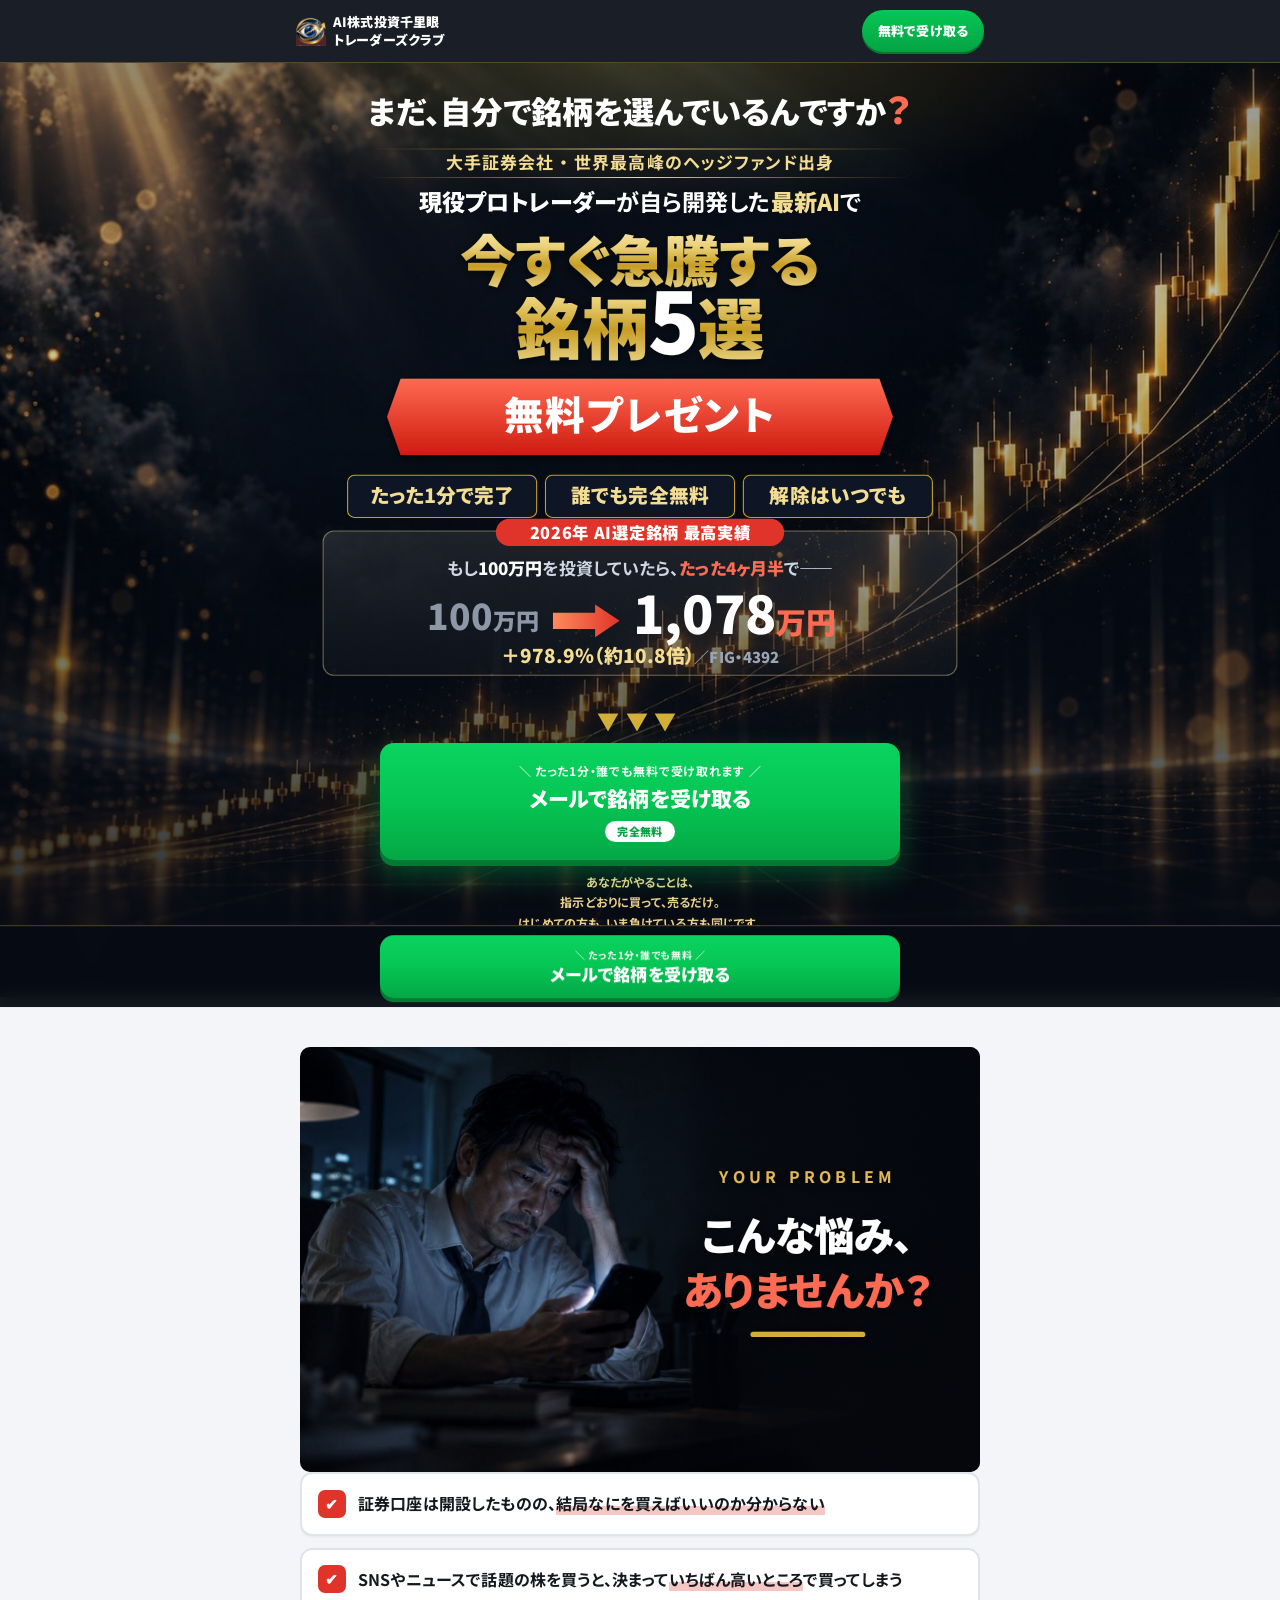
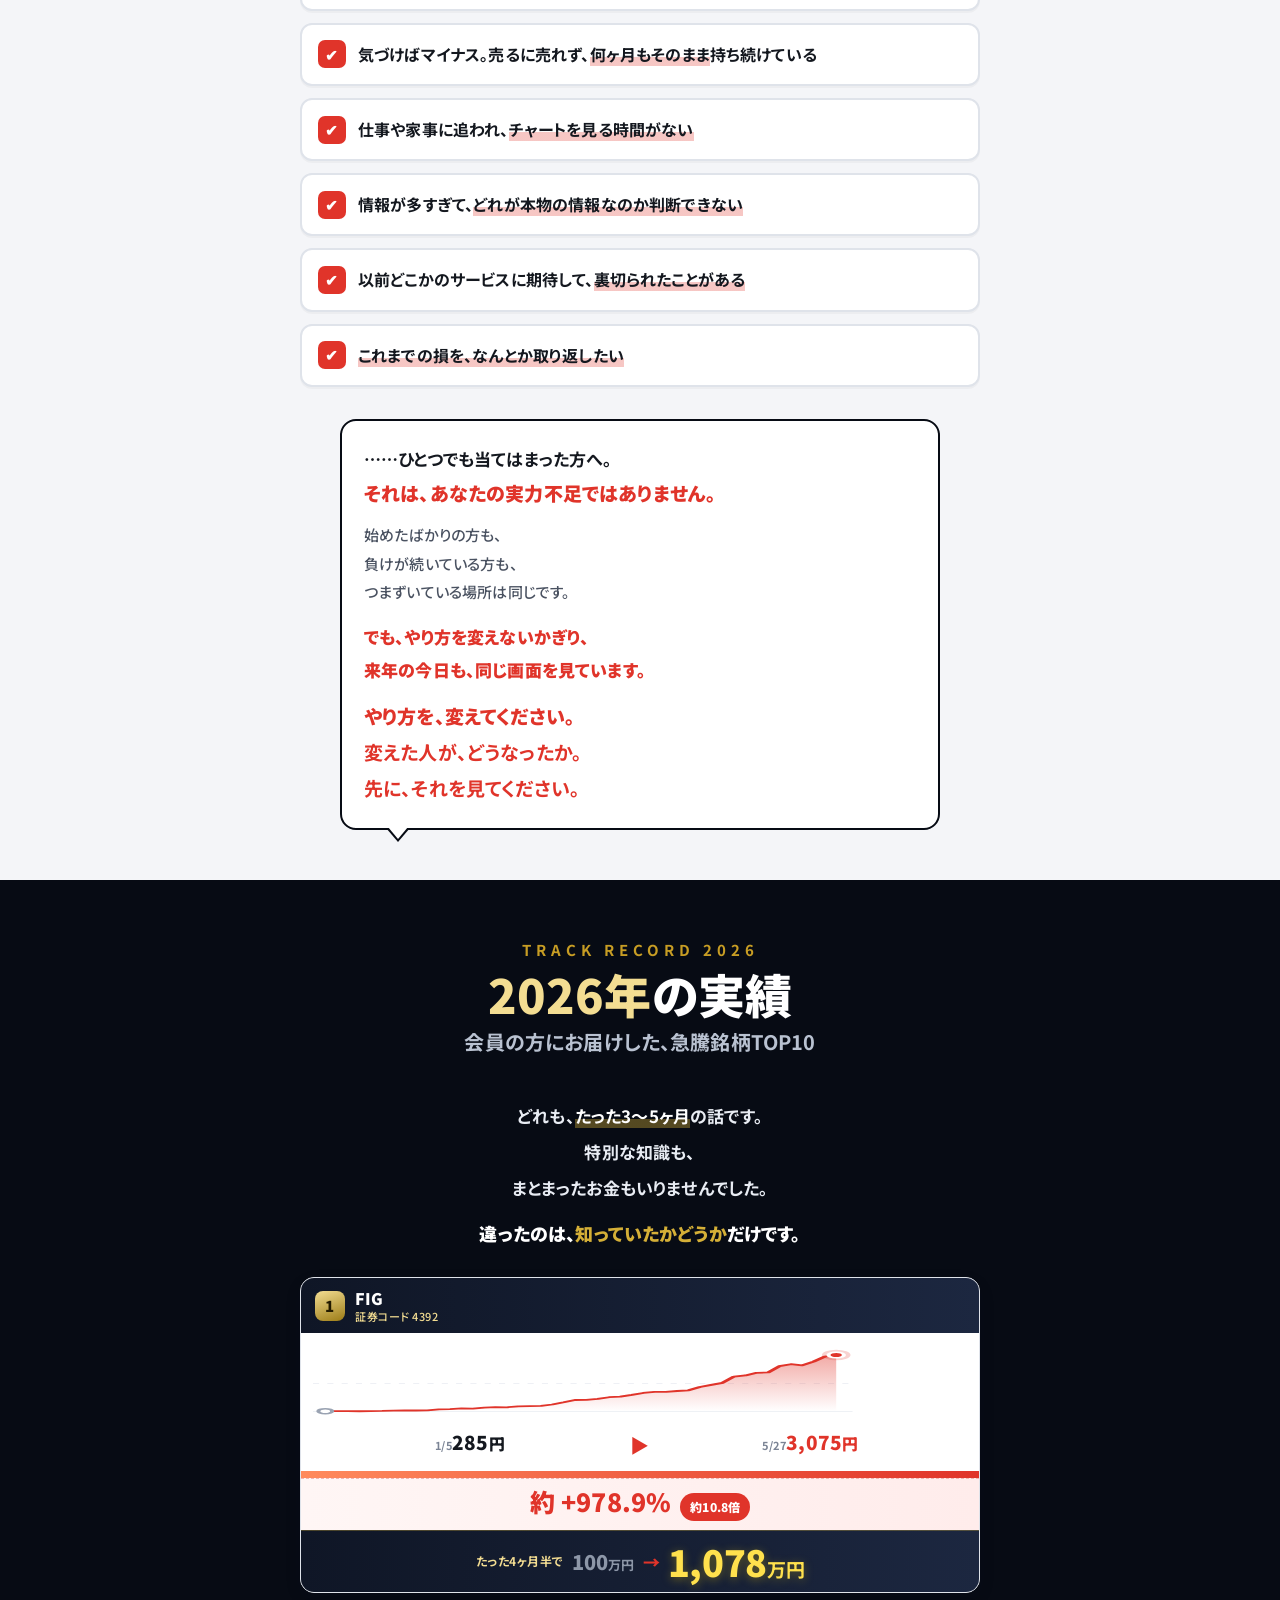
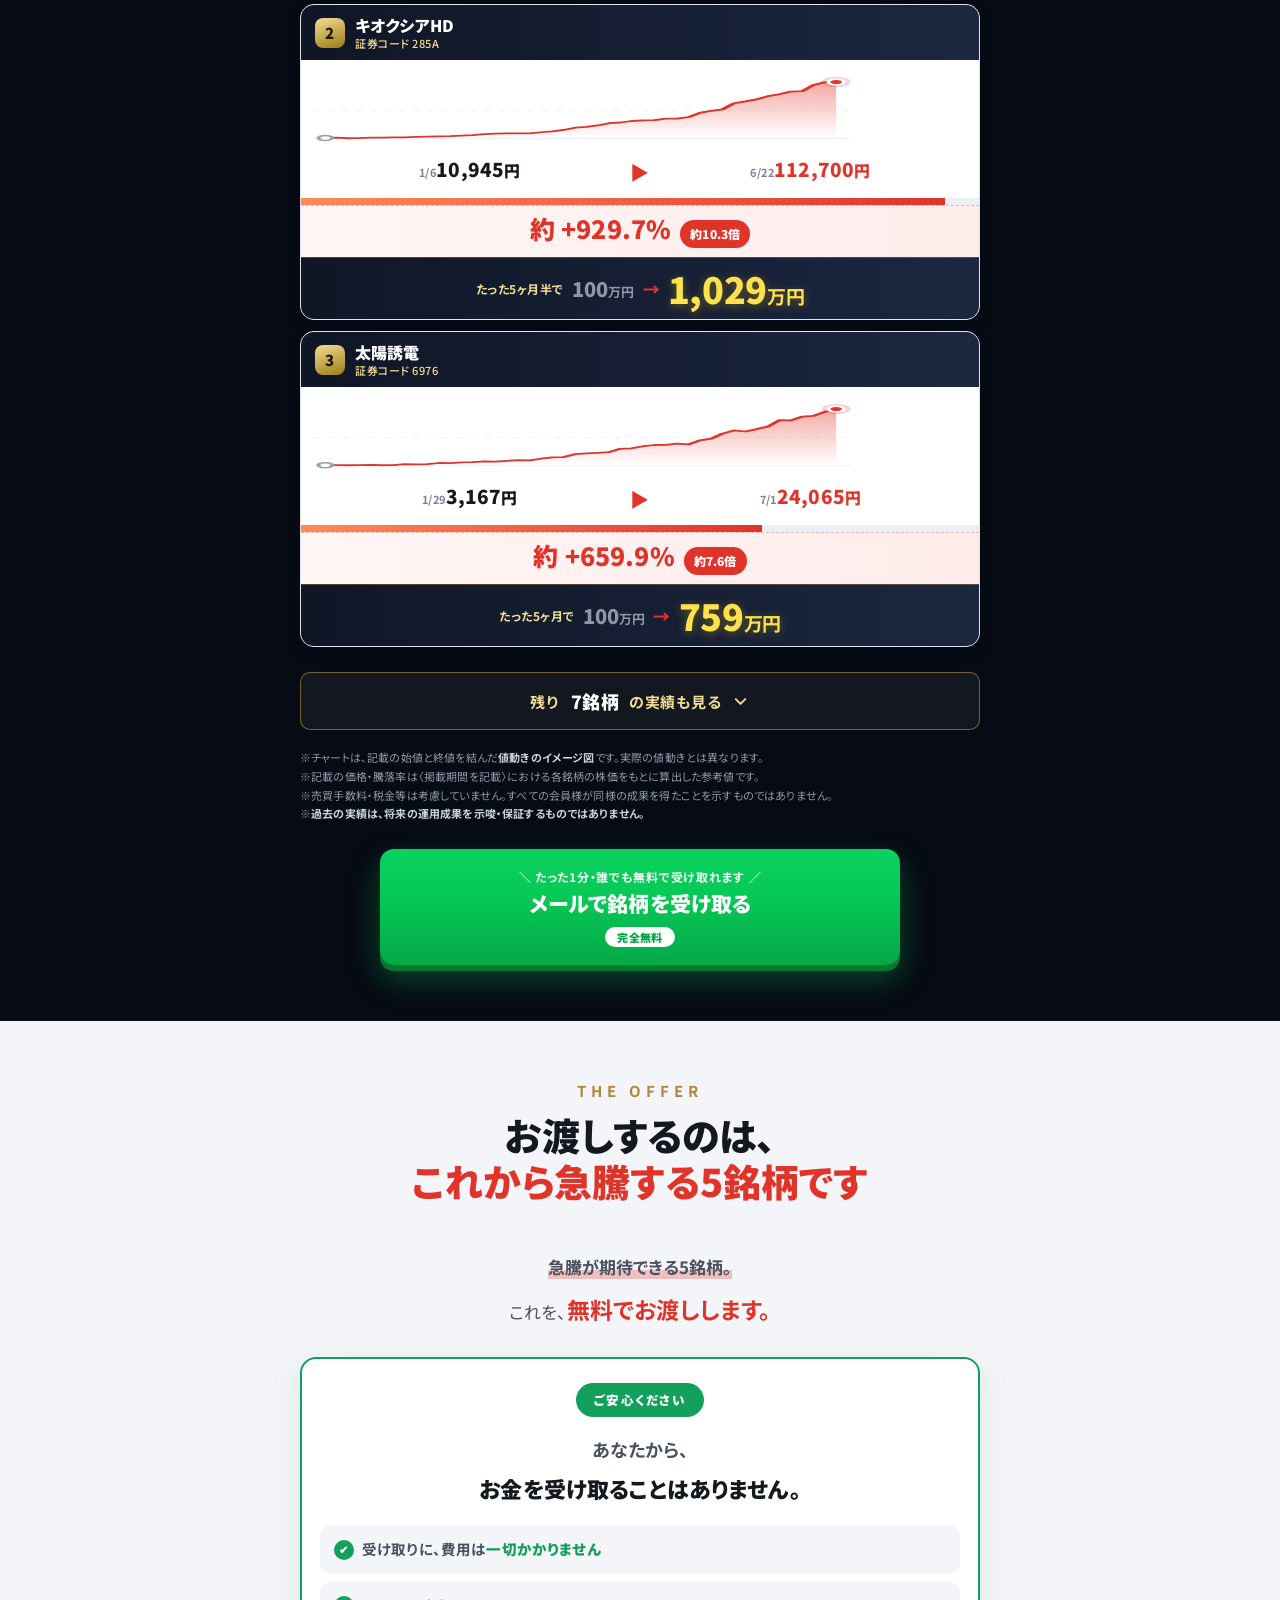
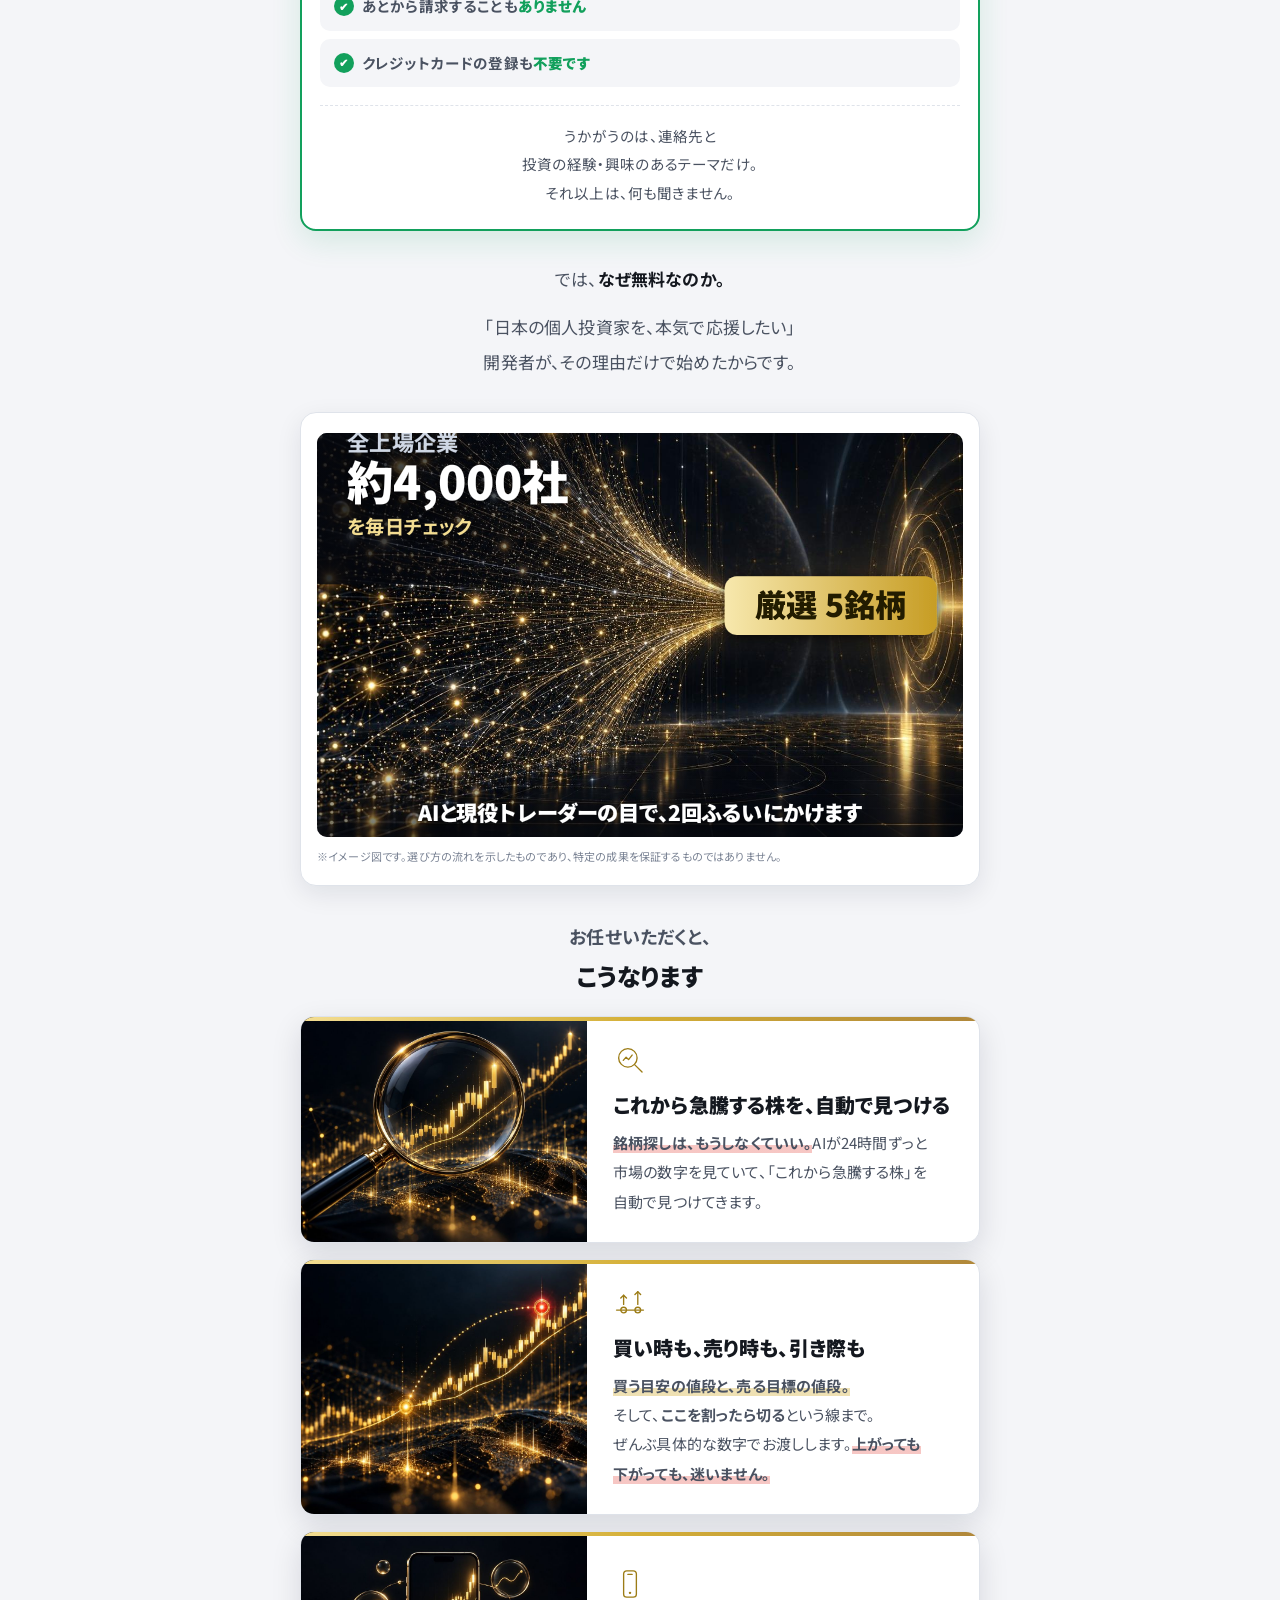
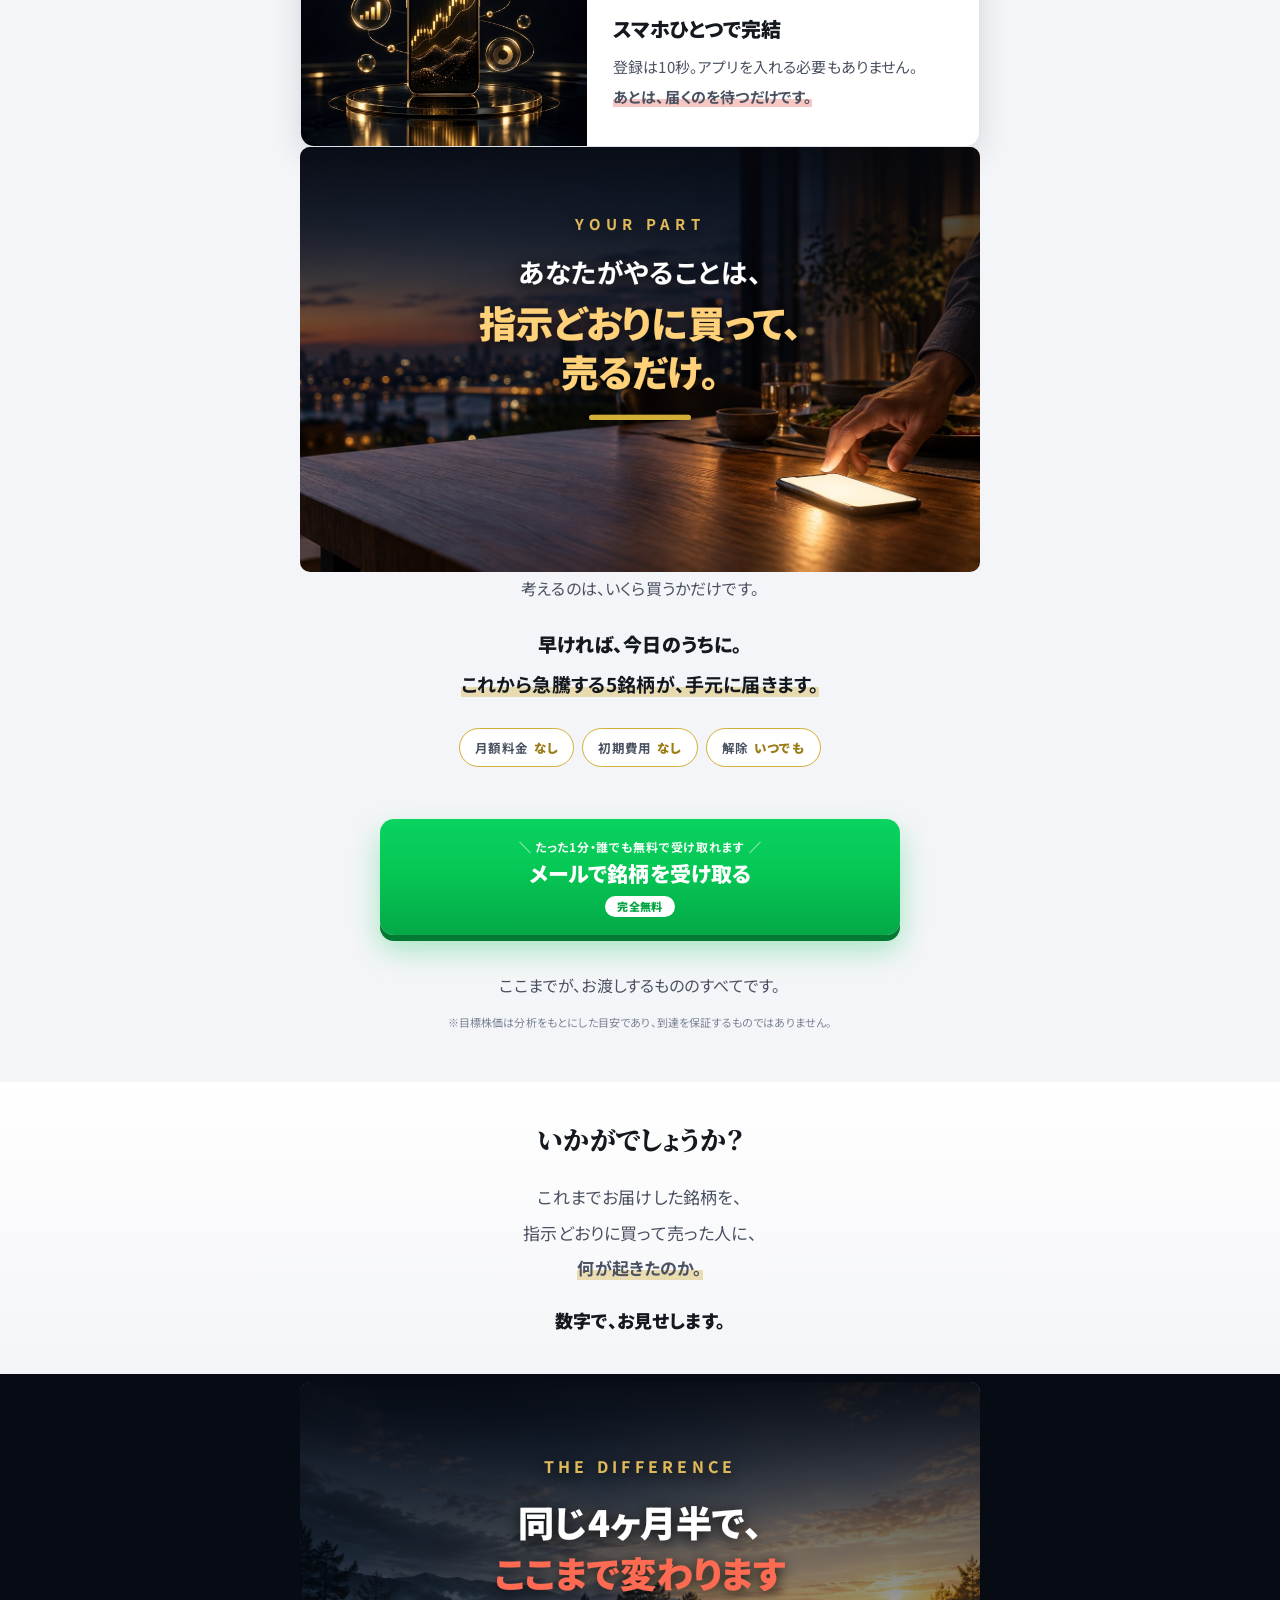
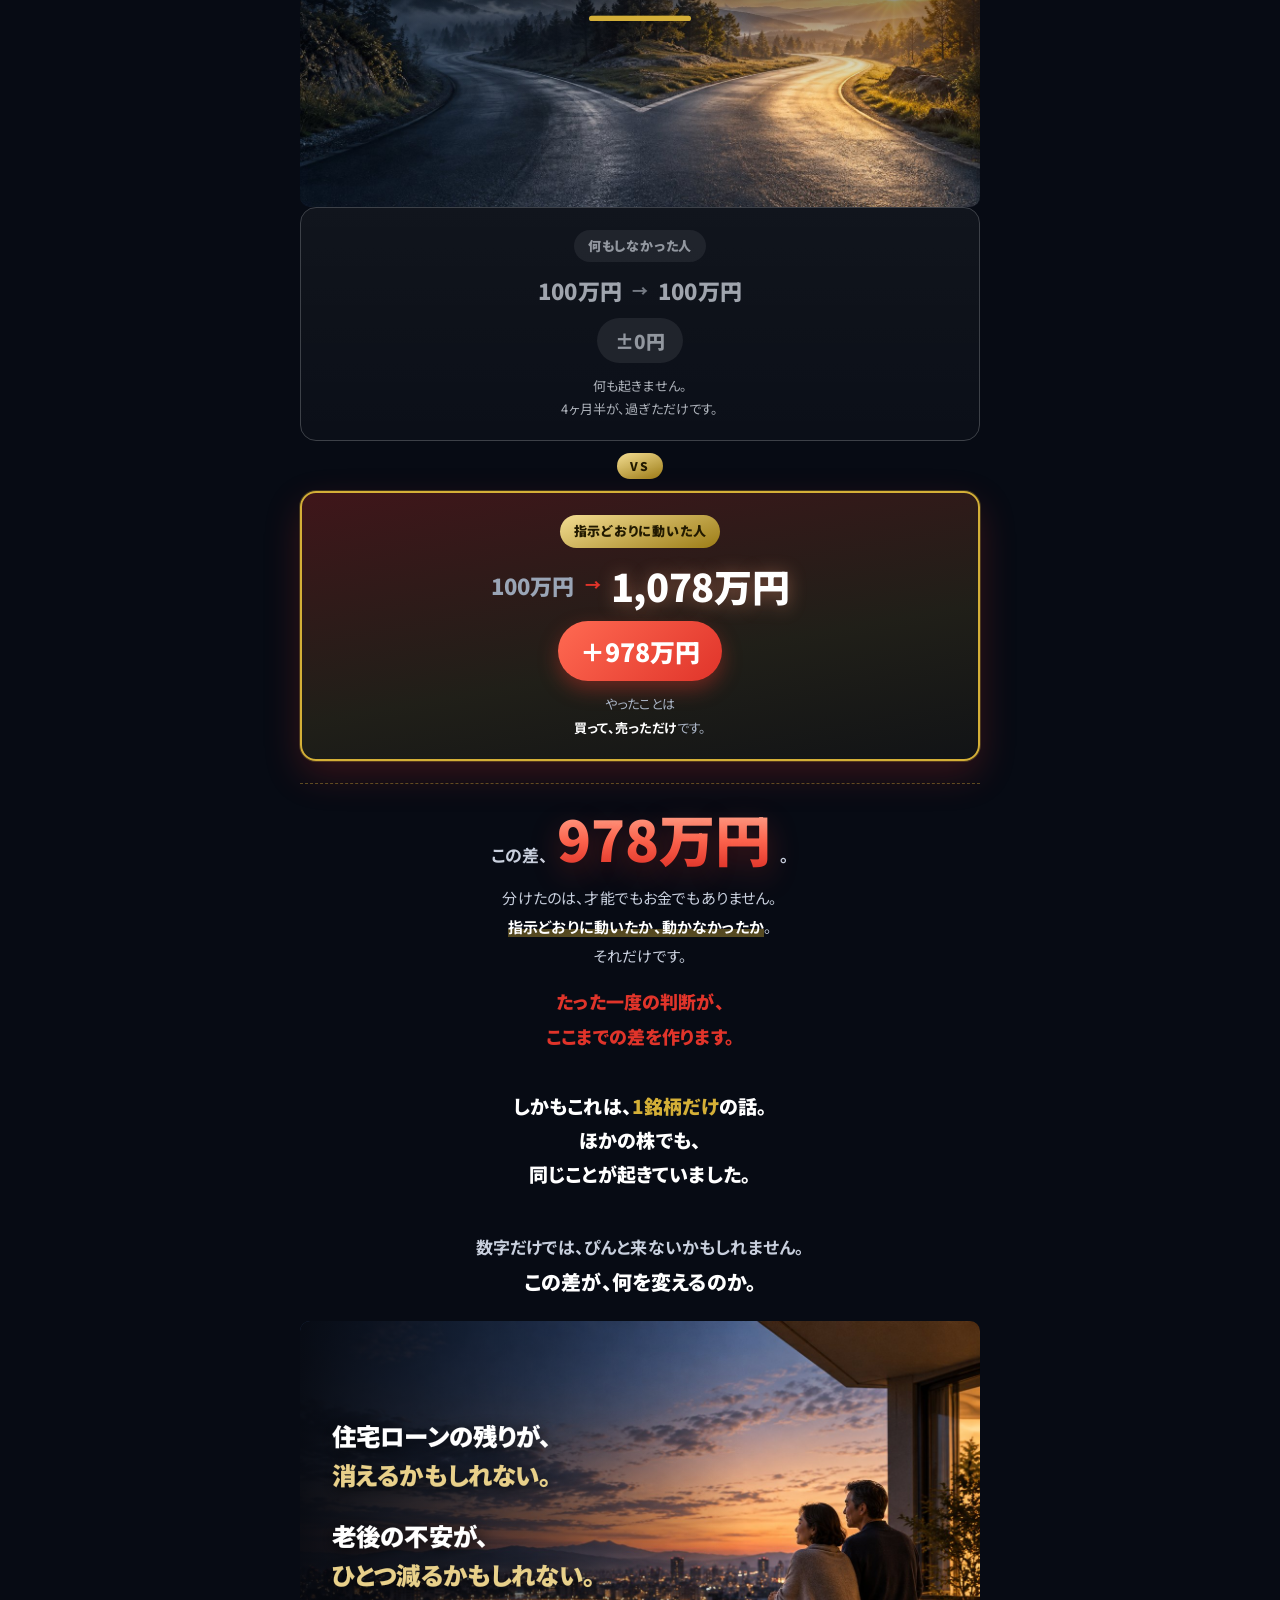
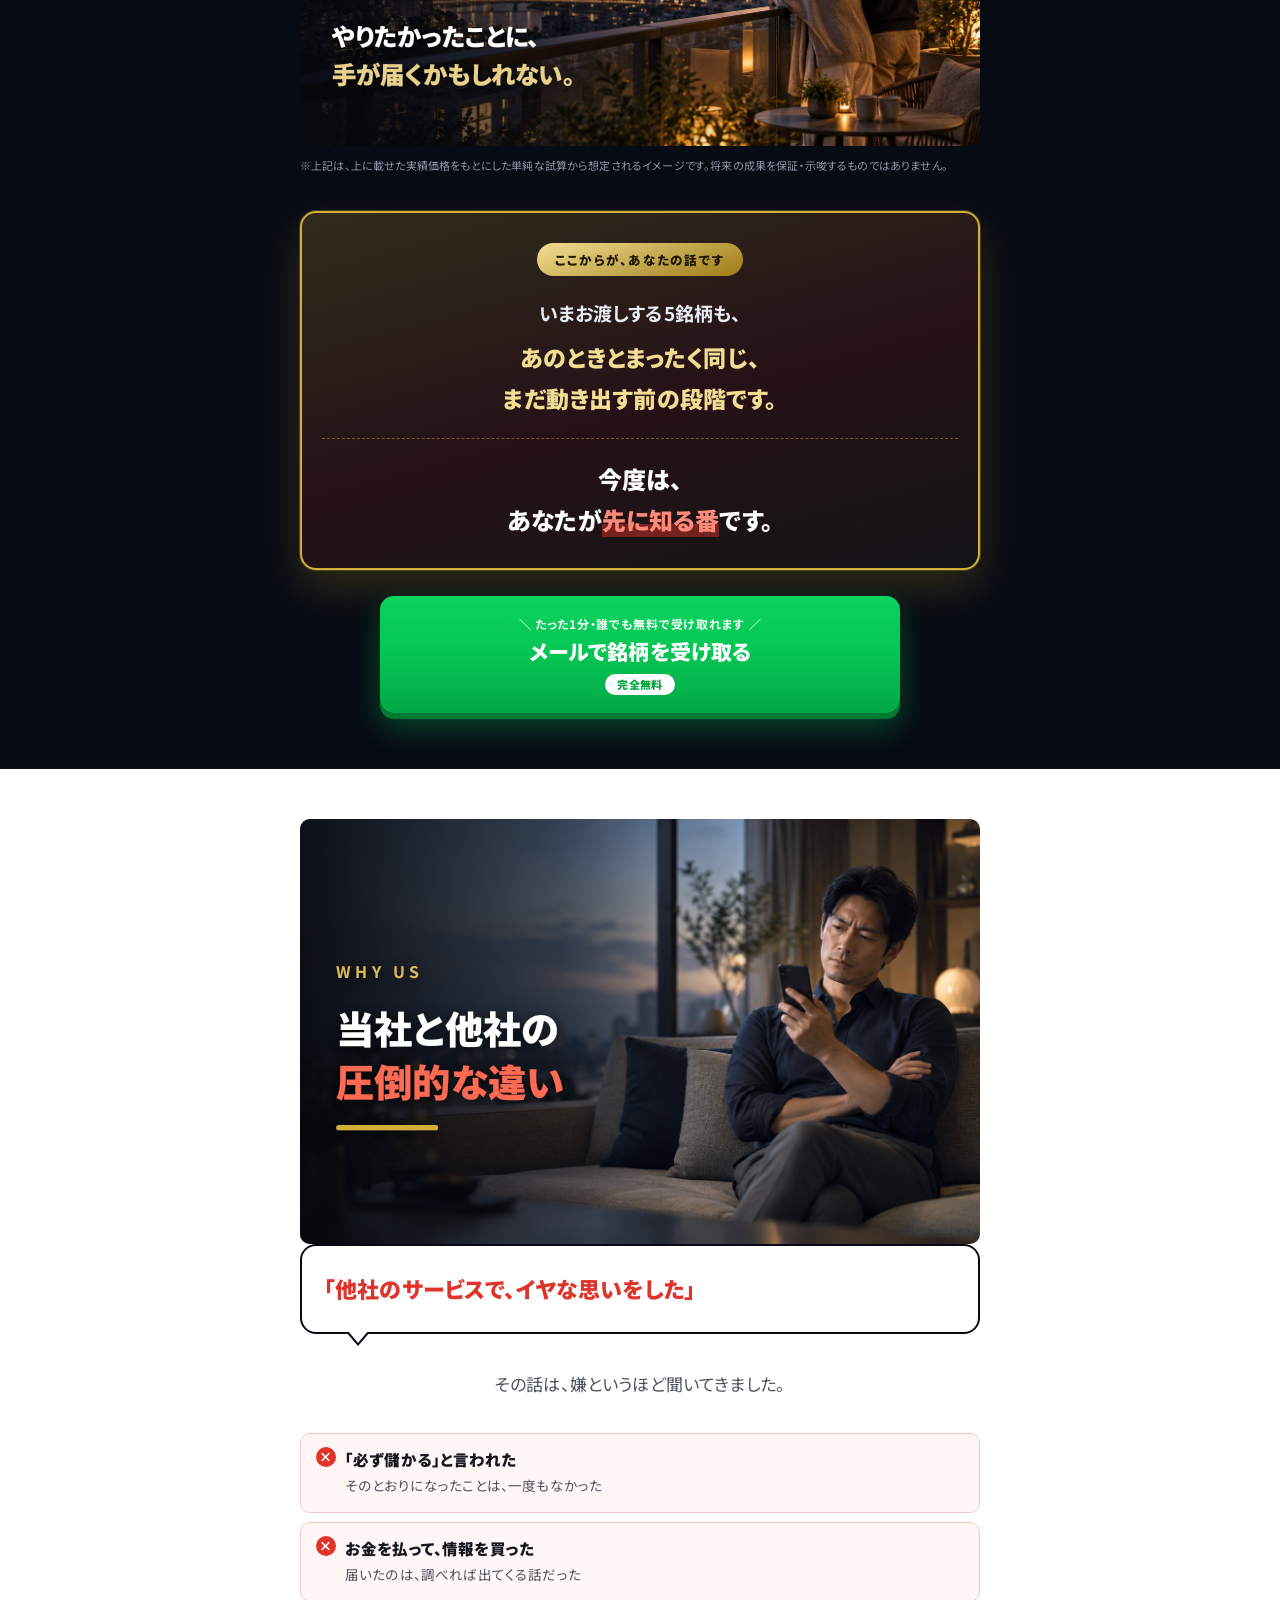
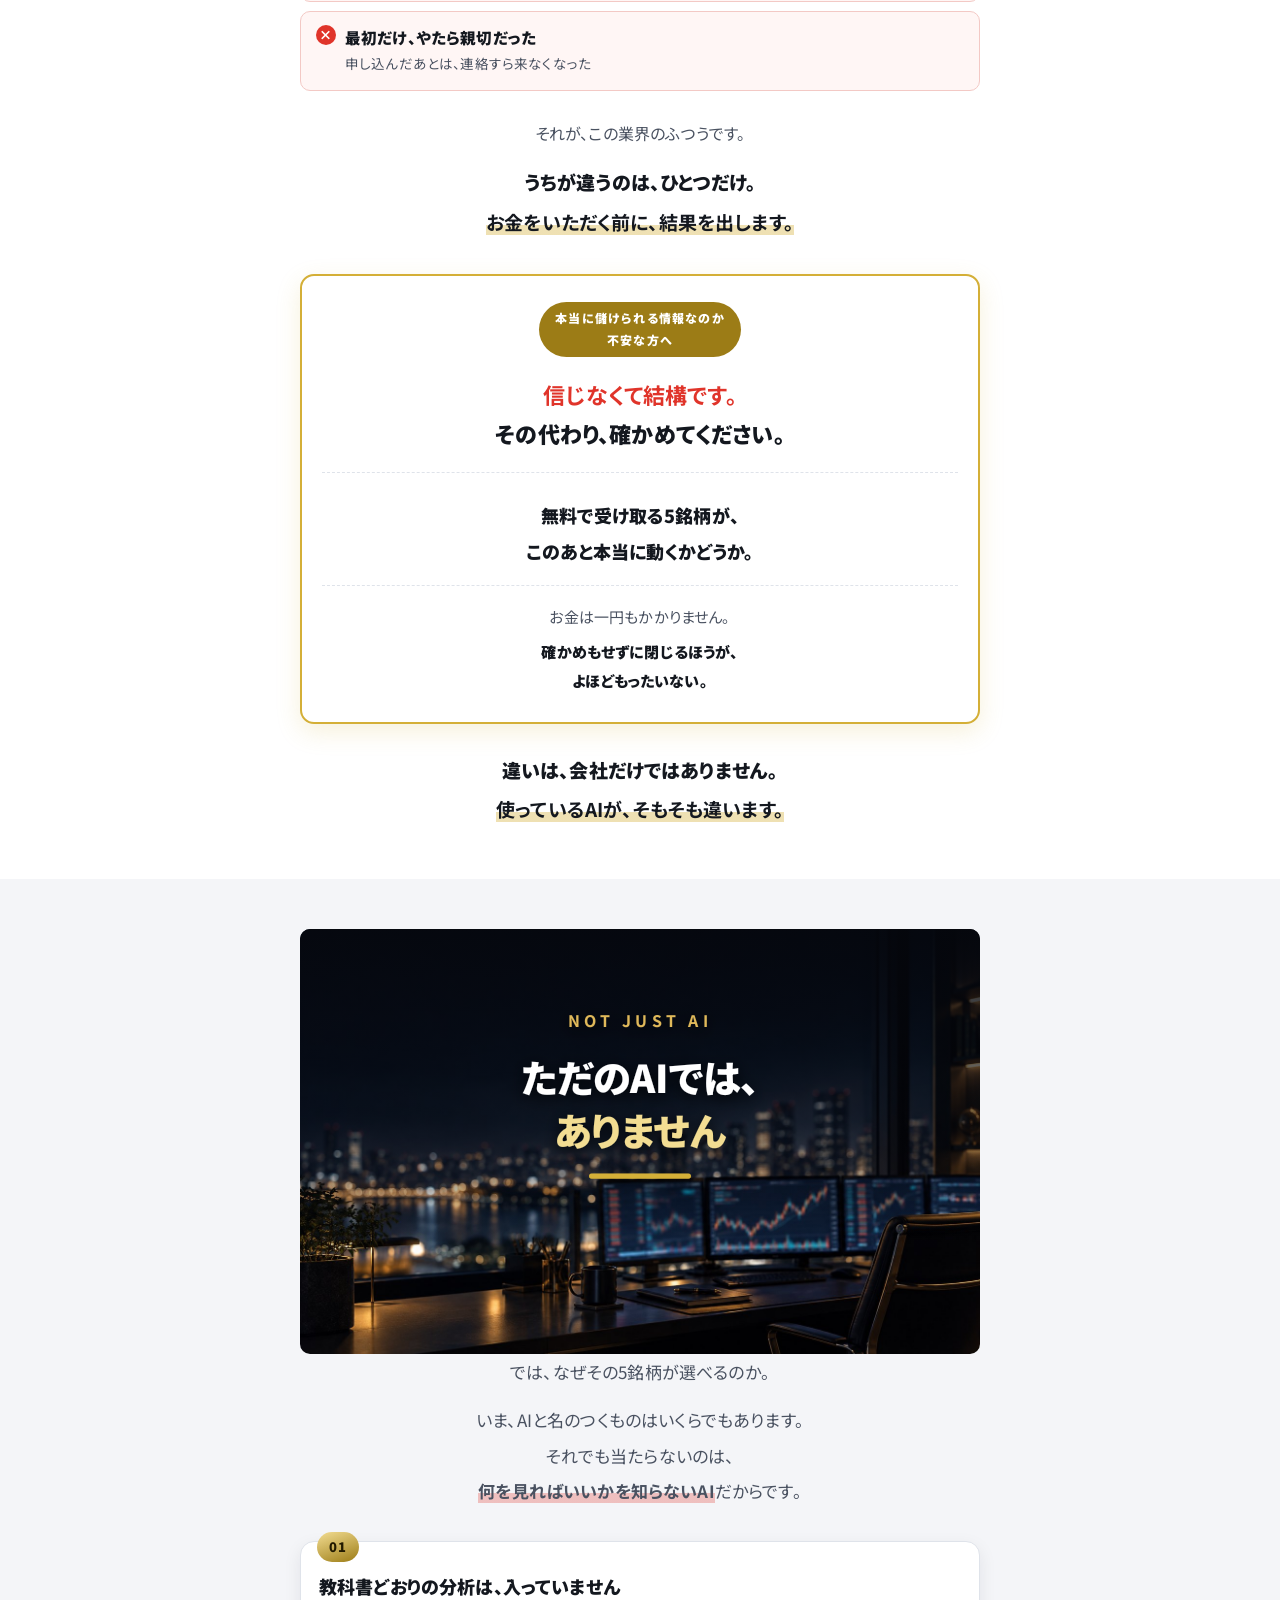
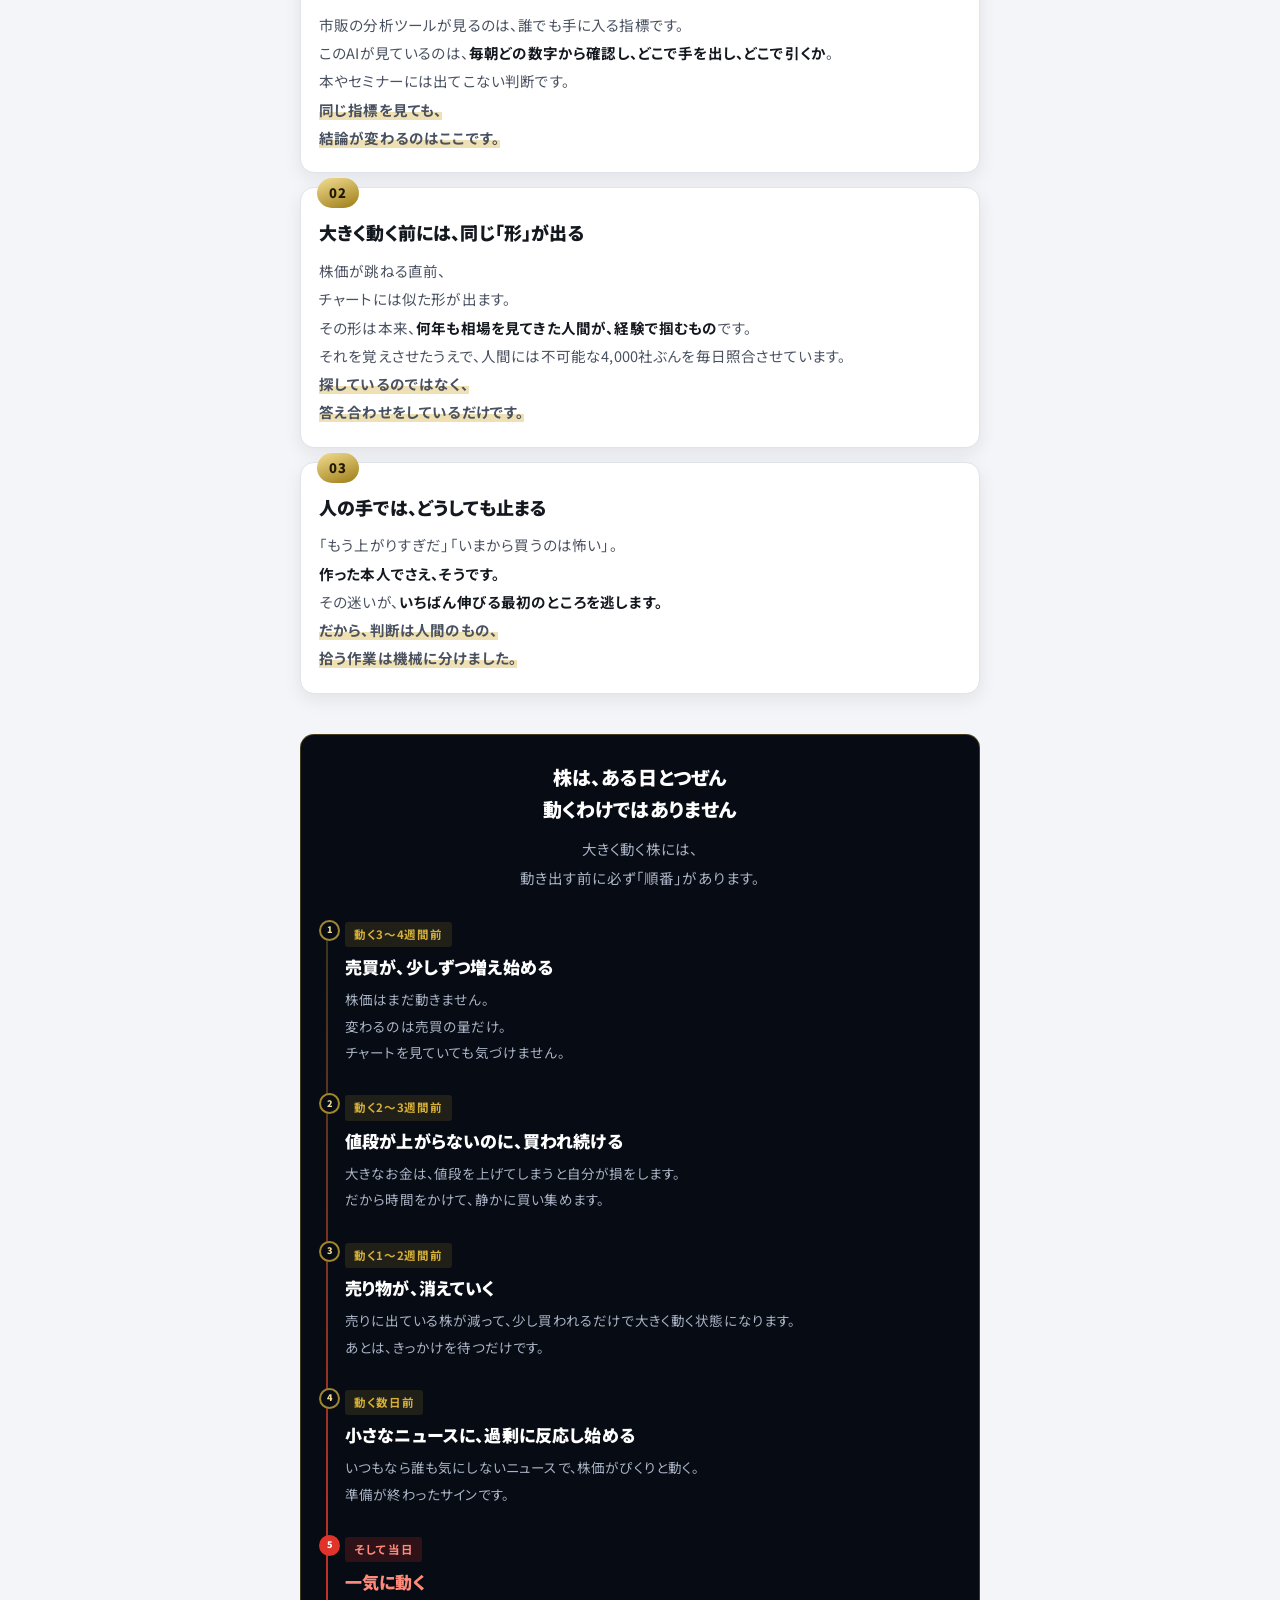
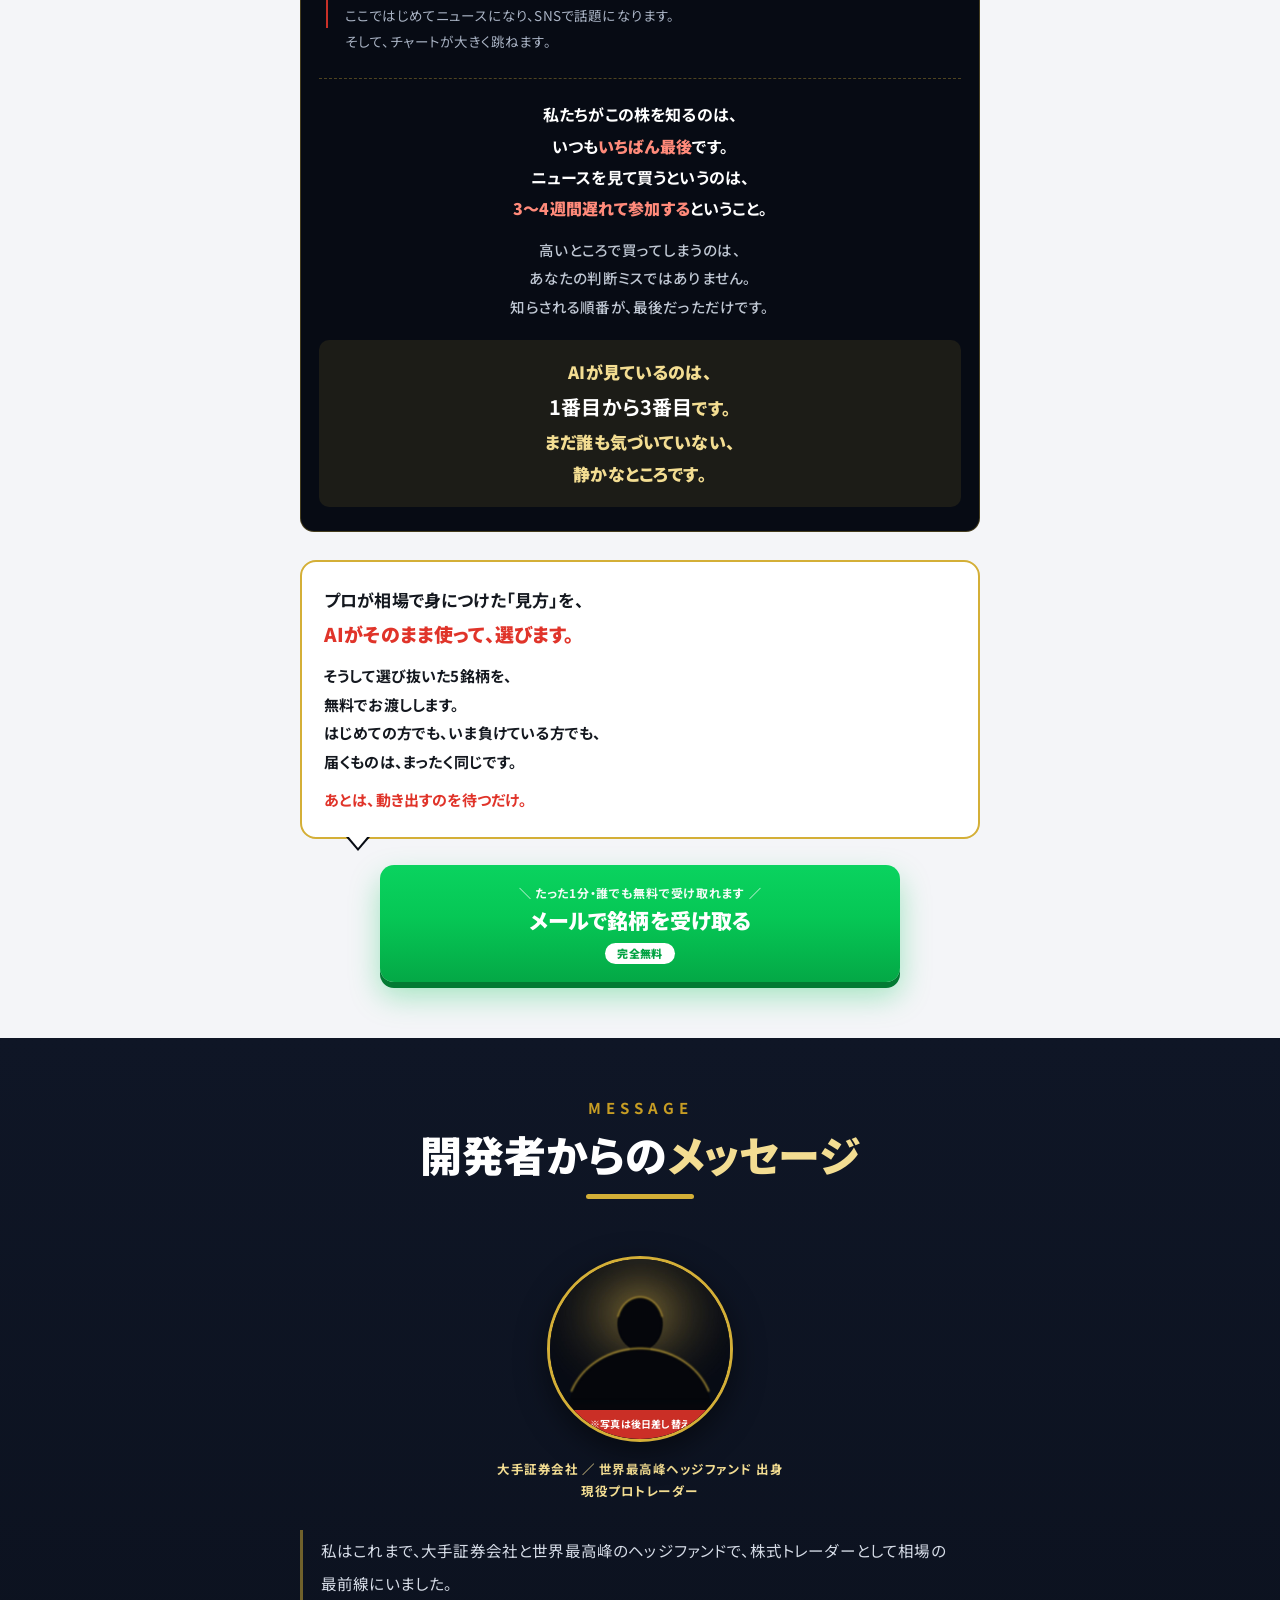
<file: index.html>
<!DOCTYPE html>
<html lang="ja">
<head>
<meta charset="UTF-8">
<meta name="viewport" content="width=device-width, initial-scale=1.0">
<meta name="robots" content="noindex, nofollow">
<meta name="format-detection" content="telephone=no">
<title>【無料】今すぐ急騰する銘柄5選プレゼント</title>
<link rel="icon" type="image/png" href="assets/img/logo/favicon.png?v=20261029b">
<link rel="apple-touch-icon" href="assets/img/logo/apple-touch-icon.png?v=20261029b">
<!-- ▼ LINEやSMSで共有されたときの表示。
     本番ドメインが決まったら og:image を
     絶対URLに書き換えてください。 -->
<meta property="og:type" content="website">
<meta property="og:site_name" content="AI株式投資千里眼トレーダーズクラブ">
<meta property="og:title" content="AI株式投資千里眼トレーダーズクラブ">
<meta property="og:description" content="次に狙う株が、ここで見つかる。">
<meta property="og:image" content="assets/img/logo/ogp.jpg?v=20261029b">
<meta name="twitter:card" content="summary_large_image">
<link rel="preconnect" href="https://fonts.googleapis.com">
<link rel="preconnect" href="https://fonts.gstatic.com" crossorigin>
<link href="https://fonts.googleapis.com/css2?family=Noto+Sans+JP:wght@400;500;700;900&family=Noto+Serif+JP:wght@600;900&display=swap" rel="stylesheet">
<link rel="stylesheet" href="assets/css/style.css?v=20261103a">
<link rel="preload" as="image" href="assets/img/hero-bg.jpg" fetchpriority="high">
<!-- ▼▼ 登録チャネルの切り替え（LINE / メール）▼▼
     mode を 'line' か 'mail' に変えるだけで、ボタン文言・本文の言い回し・
     遷移先URLがページ全体でまとめて切り替わります。 -->
<script>
window.LP_CHANNEL = {
  mode: 'mail',   // 'line' か 'mail'
  url : ''        // LINE友だち追加URL または メール登録フォームURL
};
</script>
<script src="assets/js/channel.js?v=20261029c" defer></script>

<!-- ▼▼ 登録元の識別（このページは A）▼▼
     B版（/b/）と同じ仕組みで、どちらから登録されたかを記録します。
     ?variant= が付いていればそちらが優先されます。 -->
<script>window.LP_VARIANT = 'A';</script>
<script src="assets/js/ab-track.js?v=20261103a" defer></script>

<!-- ▼▼ メール登録フォームの設定 ▼▼
     endpoint … Apps Script のウェブアプリURL（末尾が /exec）。
                ここが配信スタンドへ中継し、同時にスプレッドシートへ保存します。
                サーバー側のコードと設置手順は、公開リポジトリの外の
                form-backend/ にあります。
     siteKey  … Apps Script 側のスクリプトプロパティ SITE_KEY と同じ値。
                空でも動きます（JSに書く値なので秘密ではありません）。
     variant  … 登録元。このページは 'A'。
     thanks   … 登録できたときだけ、ここへ進みます。

     endpoint が設定されると、登録できたときだけサンキューページへ進み、
     失敗したときは進まずに理由を表示します。
     空のあいだは、送信せずにサンキューページへ進むだけです
     （配信スタンドが決まる前からの挙動をそのまま残しています）。 -->
<script>
window.LP_FORM = {
  endpoint : 'https://script.google.com/macros/s/AKfycbz-JEvqfPoXn51MqfELEp56_JaGdoJGv1nwRCTMYnYwS3gg9KlrPqTO9_onowgaJCw2/exec',
  siteKey  : '',
  variant  : 'A',
  thanks   : 'thanks.html'
};
</script>
<script src="assets/js/entry-form.js?v=20261103b" defer></script>
</head>
<body>

<!-- ============================================================
     HEADER
     ============================================================ -->
<header class="hd">
  <div class="hd-in">
    <div class="hd-logo"><img class="mk" src="assets/img/logo/mark.webp?v=20261029b" alt="" width="128" height="128" decoding="async"><span>AI株式投資千里眼<br>トレーダーズクラブ</span></div>
    <a href="#entry" class="hd-cta">無料で受け取る</a>
  </div>
</header>

<!-- ============================================================
     [ファーストビュー]  ※画像（文字焼き入れ済みSVG）
     ============================================================ -->
<section class="hero">
  <div class="wrap hero-in">


    <svg viewBox="0 0 1000 880" xmlns="http://www.w3.org/2000/svg" role="img"
         aria-label="まだ、自分で銘柄を選んでいるんですか？ 大手証券会社・世界最高峰のヘッジファンド出身 現役プロトレーダーが自ら開発した最新AIで 今すぐ急騰する銘柄5選 無料プレゼント 2026年最高実績 100万円が1078万円に">
      <defs>
        <linearGradient id="gGold" x1="0" y1="0" x2="0" y2="1">
          <stop offset="0%" stop-color="#fdf4cc"/><stop offset="36%" stop-color="#ebd27a"/>
          <stop offset="60%" stop-color="#c79d24"/><stop offset="100%" stop-color="#f7e8ad"/>
        </linearGradient>
        <linearGradient id="gRed" x1="0" y1="0" x2="0" y2="1">
          <stop offset="0%" stop-color="#ff6a52"/><stop offset="100%" stop-color="#cf1c11"/>
        </linearGradient>
        <linearGradient id="gRule" x1="0" y1="0" x2="1" y2="0">
          <stop offset="0%" stop-color="#c79d24" stop-opacity="0"/>
          <stop offset="50%" stop-color="#f3dd92"/>
          <stop offset="100%" stop-color="#c79d24" stop-opacity="0"/>
        </linearGradient>
        <filter id="sh" x="-30%" y="-30%" width="160%" height="160%">
          <feDropShadow dx="0" dy="4" stdDeviation="7" flood-color="#000" flood-opacity=".6"/>
        </filter>
      </defs>

      
      <!-- 問いかけ -->
      <text x="500" y="58" text-anchor="middle" font-family="'Noto Sans JP',sans-serif" font-size="46" font-weight="900" fill="#ffffff">まだ、自分で銘柄を選んでいるんですか<tspan fill="#ff6a52" font-size="54">？</tspan></text>
<!-- 権威コピー -->
      <rect x="96" y="94" width="808" height="42" rx="21" fill="none" stroke="url(#gRule)" stroke-width="1.6"/>
      <text x="500" y="123" text-anchor="middle" font-family="'Noto Sans JP',sans-serif" font-size="25" font-weight="700" fill="#f3dd92" letter-spacing="1.5">大手証券会社 ・ 世界最高峰のヘッジファンド出身</text>

      <text x="500" y="186" text-anchor="middle" font-family="'Noto Sans JP',sans-serif" font-size="34" font-weight="700" fill="#ffffff"><tspan font-weight="900">現役プロトレーダー</tspan>が自ら開発した<tspan fill="#f3dd92" font-weight="900">最新AI</tspan>で</text>

      <!-- メインコピー -->
      <text x="500" y="290" text-anchor="middle" font-family="'Noto Sans JP',sans-serif" font-size="82" font-weight="900" fill="url(#gGold)" filter="url(#sh)" letter-spacing="-1">今すぐ急騰する</text>
      <text x="500" y="396" text-anchor="middle" font-family="'Noto Sans JP',sans-serif" font-size="98" font-weight="900" fill="url(#gGold)" filter="url(#sh)" letter-spacing="-1">銘柄<tspan font-size="124" fill="#ffffff">5</tspan>選</text>

      <!-- 無料プレゼント帯 -->
      <g filter="url(#sh)">
        <path d="M148 432 L852 432 L872 488 L852 544 L148 544 L128 488 Z" fill="url(#gRed)"/>
        <text x="500" y="508" text-anchor="middle" font-family="'Noto Sans JP',sans-serif" font-size="58" font-weight="900" fill="#ffffff" letter-spacing="3">無料プレゼント</text>
      </g>

      <!-- 3バッジ -->
      <g font-family="'Noto Sans JP',sans-serif">
        <rect x="70" y="574" width="278" height="62" rx="10" fill="#0e1524" stroke="#c79d24" stroke-width="1.6"/>
        <text x="209" y="614" text-anchor="middle" font-size="29" font-weight="900" fill="#f3dd92">たった1分で完了</text>
        <rect x="361" y="574" width="278" height="62" rx="10" fill="#0e1524" stroke="#c79d24" stroke-width="1.6"/>
        <text x="500" y="614" text-anchor="middle" font-size="29" font-weight="900" fill="#f3dd92">誰でも完全無料</text>
        <rect x="652" y="574" width="278" height="62" rx="10" fill="#0e1524" stroke="#c79d24" stroke-width="1.6"/>
        <text x="791" y="614" text-anchor="middle" font-size="29" font-weight="900" fill="#f3dd92">解除はいつでも</text>
      </g>

      <!-- 実績ティッカー -->
      <g font-family="'Noto Sans JP',sans-serif">
        <defs>
          <linearGradient id="tkBg" x1="0" y1="0" x2="0" y2="1">
            <stop offset="0%" stop-color="#ffffff" stop-opacity=".10"/>
            <stop offset="100%" stop-color="#ffffff" stop-opacity=".03"/>
          </linearGradient>
          <linearGradient id="tkArrow" x1="0" y1="0" x2="1" y2="0">
            <stop offset="0%" stop-color="#ff8a5c"/><stop offset="100%" stop-color="#e0342a"/>
          </linearGradient>
        </defs>

        <rect x="34" y="656" width="932" height="212" rx="16" fill="url(#tkBg)" stroke="#f3dd92" stroke-opacity=".42" stroke-width="1.6"/>

        <!-- 見出し帯 -->
        <rect x="288" y="638" width="424" height="40" rx="20" fill="#e0342a"/>
        <text x="500" y="667" text-anchor="middle" font-size="24" font-weight="900" fill="#ffffff" letter-spacing="1">2026年 AI選定銘柄 最高実績</text>

        <!-- もし100万円を投資していたら -->
        <text x="500" y="720" text-anchor="middle" font-size="25" font-weight="700" fill="#cfd7e4">もし<tspan fill="#ffffff" font-weight="900">100万円</tspan>を投資していたら、<tspan fill="#ff6a52" font-weight="900">たった4ヶ月半</tspan>で——</text>

        <!-- 金額の変化 -->
        <text x="352" y="802" text-anchor="end" font-size="52" font-weight="900" fill="#8d97a8">100<tspan font-size="34">万円</tspan></text>
        <g>
          <path d="M372 776 L434 776 L434 764 L470 788 L434 812 L434 800 L372 800 Z" fill="url(#tkArrow)"/>
        </g>
        <text x="490" y="808" text-anchor="start" font-size="76" font-weight="900" fill="#ffffff">1,078<tspan font-size="44" fill="#ff6a52">万円</tspan></text>

        <!-- 騰落率 -->
        <text x="500" y="850" text-anchor="middle" font-size="28" font-weight="900" fill="#f3dd92">＋978.9％（約10.8倍）<tspan font-size="22" fill="#9aa5b6">／FIG・4392</tspan></text>
      </g>
    </svg>

    <div class="cta-zone">
      <div class="arrows">▼▼▼</div>
      <a href="#entry" class="btn" style="margin-top:12px">
        <small>＼ たった1分・誰でも無料で受け取れます ／</small>
        <span data-cta-label>LINEで銘柄を受け取る</span>
        <span class="fee">完全無料</span>
      </a>
      <p class="btn-note">
        <strong style="color:#e8d08a">あなたがやることは、<br>指示どおりに買って、売るだけ。<br>はじめての方も、いま負けている方も同じです。</strong><br>
        ※ご登録後、すぐに「急騰期待の5銘柄」をお届けします
      </p>
    </div>
    <div style="height:38px"></div>
  </div>
</section>


<!-- ============================================================
     [P] Problem ― 問題提起
     ============================================================ -->
<section class="sec gray" id="problem">
  <div class="wrap">

    <figure class="shot mb32">
      <img src="assets/img/problem-bg.jpg" alt="こんな悩み、ありませんか？" width="1400" height="1050" decoding="async">
      <svg class="shot-tx" viewBox="0 0 640 480" preserveAspectRatio="xMidYMid slice" xmlns="http://www.w3.org/2000/svg" aria-hidden="true">
        <defs>
          <linearGradient id="pscrim" x1="0" y1="0" x2="1" y2="0">
            <stop offset="0%" stop-color="#05070d" stop-opacity="0"/>
            <stop offset="42%" stop-color="#05070d" stop-opacity=".55"/>
            <stop offset="100%" stop-color="#05070d" stop-opacity=".86"/>
          </linearGradient>
          <filter id="psh" x="-40%" y="-40%" width="180%" height="180%">
            <feDropShadow dx="0" dy="3" stdDeviation="7" flood-color="#000" flood-opacity=".9"/>
          </filter>
        </defs>
        <rect x="300" y="0" width="340" height="480" fill="url(#pscrim)"/>
        <g font-family="'Noto Sans JP',sans-serif" text-anchor="middle" filter="url(#psh)">
          <text x="478" y="168" font-size="15" font-weight="700" fill="#e0b95a" letter-spacing="4">YOUR PROBLEM</text>
          <text x="478" y="232" font-size="38" font-weight="900" fill="#ffffff">こんな悩み、</text>
          <text x="478" y="284" font-size="38" font-weight="900" fill="#ff6a52">ありませんか？</text>
          <rect x="424" y="308" width="108" height="5" rx="2.5" fill="#d4af37"/>
        </g>
      </svg>
    </figure>

    <ul class="check mb32">
      <li>証券口座は開設したものの、<span class="mk">結局なにを買えばいいのか分からない</span></li>
      <li>SNSやニュースで話題の株を買うと、決まって<span class="nb"><span class="mk">いちばん高いところ</span>で買ってしまう</span></li>
      <li>気づけばマイナス。売るに売れず、<span class="mk">何ヶ月もそのまま</span>持ち続けている</li>
      <li>仕事や家事に追われ、<span class="mk">チャートを見る時間がない</span></li>
      <li>情報が多すぎて、<span class="mk">どれが本物の情報なのか判断できない</span></li>
      <li>以前どこかのサービスに期待して、<span class="mk">裏切られたことがある</span></li>
      <li><span class="mk">これまでの損を、なんとか取り返したい</span></li>
    </ul>

    <div class="bubble" style="max-width:600px;margin:0 auto">
      ……ひとつでも当てはまった方へ。<br>
      <span class="big-red" style="font-size:19px">それは、あなたの実力不足ではありません。</span><br>
      <span style="font-size:15px;color:var(--tx2);font-weight:500;display:inline-block;margin-top:10px">
        始めたばかりの方も、<br>負けが続いている方も、<br>つまずいている場所は同じです。
      </span><br>
      <span class="big-red" style="font-size:17px;display:inline-block;margin-top:14px">
        <span class="nb">でも、やり方を変えないかぎり、</span><br><span class="nb">来年の今日も、</span><span class="nb">同じ画面を見ています。</span><br><span style="display:inline-block;margin-top:12px;font-size:19px">やり方を、変えてください。<br><b>変えた人が、どうなったか。<br>先に、それを見てください。</b></span>
      </span>
    </div>

  </div>
</section>


<!-- ============================================================
     [So] Proof ― 2026年の実績
     ============================================================ -->
<section class="sec dark" id="results">
  <div class="wrap">

    <svg class="h-img" viewBox="0 0 660 140" xmlns="http://www.w3.org/2000/svg" role="img" aria-label="2026年の実績 会員の方にお届けした急騰銘柄">
      <text x="330" y="26" text-anchor="middle" font-family="'Noto Sans JP',sans-serif" font-size="15" font-weight="700" fill="#c79d24" letter-spacing="5">TRACK RECORD 2026</text>
      <text x="330" y="84" text-anchor="middle" font-family="'Noto Sans JP',sans-serif" font-size="47" font-weight="900" fill="#ffffff"><tspan fill="#f3dd92">2026年</tspan>の実績</text>
      <text x="330" y="120" text-anchor="middle" font-family="'Noto Sans JP',sans-serif" font-size="20" font-weight="700" fill="#b9c2d1">会員の方にお届けした、急騰銘柄TOP10</text>
    </svg>
    <p class="lead center mb24" style="color:#e8ecf3;font-size:17px;font-weight:700">
      どれも、<span class="mk-g" style="color:#fff">たった3〜5ヶ月</span>の話です。<br>
      <span class="nb">特別な知識も、</span><br><span class="nb">まとまったお金も</span><span class="nb">いりませんでした。</span><br>
      <span style="color:#fff;font-weight:900;font-size:18px;display:inline-block;margin-top:10px"><span class="nb">違ったのは、</span><span class="nb"><span class="gold">知っていたかどうか</span>だけです。</span></span>
    </p>

    <div class="rank">

      <article class="rc">
        <div class="rc-hd"><span class="rc-no">1</span><span class="rc-nm">FIG<span>証券コード 4392</span></span></div>
        <div class="rc-chart">
          <svg viewBox="0 0 320 104" xmlns="http://www.w3.org/2000/svg" aria-hidden="true" preserveAspectRatio="none">
            <defs><linearGradient id="ca1" x1="0" y1="0" x2="0" y2="1">
              <stop offset="0%" stop-color="#e0342a" stop-opacity=".42"/><stop offset="100%" stop-color="#e0342a" stop-opacity="0"/>
            </linearGradient></defs>
            <g stroke="#e9ecf2" stroke-width="1">
              <line x1="0" y1="91" x2="264" y2="91"/>
              <line x1="0" y1="54" x2="264" y2="54" stroke-dasharray="3 4"/>
            </g>
            <path d="M6.0,91.0 L6.0,90.9 L11.6,90.7 L17.1,90.7 L22.7,91.0 L28.2,90.7 L33.8,90.6 L39.3,90.2 L44.9,89.7 L50.4,90.0 L56.0,89.7 L61.6,88.4 L67.1,88.3 L72.7,87.3 L78.2,87.5 L83.8,86.2 L89.3,85.5 L94.9,85.7 L100.4,84.4 L106.0,84.1 L111.6,83.7 L117.1,82.0 L122.7,79.1 L128.2,76.0 L133.8,75.7 L139.3,74.5 L144.9,72.3 L150.4,71.6 L156.0,69.2 L161.6,66.6 L167.1,65.3 L172.7,65.1 L178.2,64.0 L183.8,63.1 L189.3,58.7 L194.9,55.8 L200.4,53.1 L206.0,44.8 L211.6,43.3 L217.1,39.7 L222.7,39.3 L228.2,30.9 L233.8,28.3 L239.3,29.9 L244.9,24.8 L250.4,18.1 L256.0,16.0 L256.0,91.0 Z" fill="url(#ca1)"/>
            <polyline points="6.0,90.9 11.6,90.7 17.1,90.7 22.7,91.0 28.2,90.7 33.8,90.6 39.3,90.2 44.9,89.7 50.4,90.0 56.0,89.7 61.6,88.4 67.1,88.3 72.7,87.3 78.2,87.5 83.8,86.2 89.3,85.5 94.9,85.7 100.4,84.4 106.0,84.1 111.6,83.7 117.1,82.0 122.7,79.1 128.2,76.0 133.8,75.7 139.3,74.5 144.9,72.3 150.4,71.6 156.0,69.2 161.6,66.6 167.1,65.3 172.7,65.1 178.2,64.0 183.8,63.1 189.3,58.7 194.9,55.8 200.4,53.1 206.0,44.8 211.6,43.3 217.1,39.7 222.7,39.3 228.2,30.9 233.8,28.3 239.3,29.9 244.9,24.8 250.4,18.1 256.0,16.0" fill="none" stroke="#e0342a" stroke-width="2.4" stroke-linejoin="round" stroke-linecap="round"/>
            <circle cx="6.0" cy="90.9" r="3.4" fill="#fff" stroke="#9aa3b2" stroke-width="2"/>
            <circle cx="256.0" cy="16.0" r="7" fill="#e0342a" opacity=".22"/>
            <circle cx="256.0" cy="16.0" r="3.8" fill="#e0342a" stroke="#fff" stroke-width="2"/>
          </svg>
        </div>
        <div class="rc-bd">
          <div class="rc-p"><span class="d">1/5</span><span class="v">285<small>円</small></span></div>
          <div class="rc-ar">▶</div>
          <div class="rc-p to"><span class="d">5/27</span><span class="v">3,075<small>円</small></span></div>
        </div>
        <div class="rc-bar"><i style="width:100%"></i></div>
        <div class="rc-ft"><b>約 +978.9%</b><i>約10.8倍</i></div>
        <div class="rc-sim">
          <span class="k">たった4ヶ月半で</span>
          <span class="v">100<i>万円</i></span>
          <span class="ar">→</span>
          <span class="v to">1,078<i>万円</i></span>
        </div>
      </article>

      <article class="rc">
        <div class="rc-hd"><span class="rc-no">2</span><span class="rc-nm">キオクシアHD<span>証券コード 285A</span></span></div>
        <div class="rc-chart">
          <svg viewBox="0 0 320 104" xmlns="http://www.w3.org/2000/svg" aria-hidden="true" preserveAspectRatio="none">
            <defs><linearGradient id="ca2" x1="0" y1="0" x2="0" y2="1">
              <stop offset="0%" stop-color="#e0342a" stop-opacity=".42"/><stop offset="100%" stop-color="#e0342a" stop-opacity="0"/>
            </linearGradient></defs>
            <g stroke="#e9ecf2" stroke-width="1">
              <line x1="0" y1="91" x2="264" y2="91"/>
              <line x1="0" y1="54" x2="264" y2="54" stroke-dasharray="3 4"/>
            </g>
            <path d="M6.0,91.0 L6.0,90.7 L11.6,90.3 L17.1,91.0 L22.7,90.9 L28.2,90.2 L33.8,90.1 L39.3,89.9 L44.9,89.9 L50.4,89.3 L56.0,88.9 L61.6,88.4 L67.1,88.3 L72.7,87.4 L78.2,86.8 L83.8,85.6 L89.3,84.8 L94.9,84.5 L100.4,84.6 L106.0,84.4 L111.6,83.0 L117.1,81.7 L122.7,79.9 L128.2,76.9 L133.8,75.7 L139.3,73.9 L144.9,70.9 L150.4,70.0 L156.0,68.0 L161.6,67.1 L167.1,66.8 L172.7,64.9 L178.2,64.8 L183.8,62.7 L189.3,57.1 L194.9,54.4 L200.4,52.5 L206.0,44.4 L211.6,41.9 L217.1,39.1 L222.7,34.8 L228.2,32.4 L233.8,28.7 L239.3,28.2 L244.9,20.0 L250.4,16.2 L256.0,16.0 L256.0,91.0 Z" fill="url(#ca2)"/>
            <polyline points="6.0,90.7 11.6,90.3 17.1,91.0 22.7,90.9 28.2,90.2 33.8,90.1 39.3,89.9 44.9,89.9 50.4,89.3 56.0,88.9 61.6,88.4 67.1,88.3 72.7,87.4 78.2,86.8 83.8,85.6 89.3,84.8 94.9,84.5 100.4,84.6 106.0,84.4 111.6,83.0 117.1,81.7 122.7,79.9 128.2,76.9 133.8,75.7 139.3,73.9 144.9,70.9 150.4,70.0 156.0,68.0 161.6,67.1 167.1,66.8 172.7,64.9 178.2,64.8 183.8,62.7 189.3,57.1 194.9,54.4 200.4,52.5 206.0,44.4 211.6,41.9 217.1,39.1 222.7,34.8 228.2,32.4 233.8,28.7 239.3,28.2 244.9,20.0 250.4,16.2 256.0,16.0" fill="none" stroke="#e0342a" stroke-width="2.4" stroke-linejoin="round" stroke-linecap="round"/>
            <circle cx="6.0" cy="90.7" r="3.4" fill="#fff" stroke="#9aa3b2" stroke-width="2"/>
            <circle cx="256.0" cy="16.0" r="7" fill="#e0342a" opacity=".22"/>
            <circle cx="256.0" cy="16.0" r="3.8" fill="#e0342a" stroke="#fff" stroke-width="2"/>
          </svg>
        </div>
        <div class="rc-bd">
          <div class="rc-p"><span class="d">1/6</span><span class="v">10,945<small>円</small></span></div>
          <div class="rc-ar">▶</div>
          <div class="rc-p to"><span class="d">6/22</span><span class="v">112,700<small>円</small></span></div>
        </div>
        <div class="rc-bar"><i style="width:95%"></i></div>
        <div class="rc-ft"><b>約 +929.7%</b><i>約10.3倍</i></div>
        <div class="rc-sim">
          <span class="k">たった5ヶ月半で</span>
          <span class="v">100<i>万円</i></span>
          <span class="ar">→</span>
          <span class="v to">1,029<i>万円</i></span>
        </div>
      </article>

      <article class="rc">
        <div class="rc-hd"><span class="rc-no">3</span><span class="rc-nm">太陽誘電<span>証券コード 6976</span></span></div>
        <div class="rc-chart">
          <svg viewBox="0 0 320 104" xmlns="http://www.w3.org/2000/svg" aria-hidden="true" preserveAspectRatio="none">
            <defs><linearGradient id="ca3" x1="0" y1="0" x2="0" y2="1">
              <stop offset="0%" stop-color="#e0342a" stop-opacity=".42"/><stop offset="100%" stop-color="#e0342a" stop-opacity="0"/>
            </linearGradient></defs>
            <g stroke="#e9ecf2" stroke-width="1">
              <line x1="0" y1="91" x2="264" y2="91"/>
              <line x1="0" y1="54" x2="264" y2="54" stroke-dasharray="3 4"/>
            </g>
            <path d="M6.0,91.0 L6.0,90.9 L11.6,90.8 L17.1,91.0 L22.7,90.7 L28.2,90.5 L33.8,91.0 L39.3,90.8 L44.9,89.5 L50.4,89.9 L56.0,89.5 L61.6,88.0 L67.1,88.2 L72.7,87.1 L78.2,86.9 L83.8,85.9 L89.3,86.3 L94.9,85.1 L100.4,84.2 L106.0,84.4 L111.6,82.3 L117.1,80.6 L122.7,80.1 L128.2,76.3 L133.8,75.2 L139.3,74.4 L144.9,73.5 L150.4,69.1 L156.0,68.4 L161.6,65.6 L167.1,64.0 L172.7,63.7 L178.2,62.1 L183.8,63.3 L189.3,57.9 L194.9,55.5 L200.4,48.8 L206.0,44.5 L211.6,46.0 L217.1,42.8 L222.7,39.2 L228.2,30.9 L233.8,31.2 L239.3,26.3 L244.9,25.2 L250.4,19.8 L256.0,16.0 L256.0,91.0 Z" fill="url(#ca3)"/>
            <polyline points="6.0,90.9 11.6,90.8 17.1,91.0 22.7,90.7 28.2,90.5 33.8,91.0 39.3,90.8 44.9,89.5 50.4,89.9 56.0,89.5 61.6,88.0 67.1,88.2 72.7,87.1 78.2,86.9 83.8,85.9 89.3,86.3 94.9,85.1 100.4,84.2 106.0,84.4 111.6,82.3 117.1,80.6 122.7,80.1 128.2,76.3 133.8,75.2 139.3,74.4 144.9,73.5 150.4,69.1 156.0,68.4 161.6,65.6 167.1,64.0 172.7,63.7 178.2,62.1 183.8,63.3 189.3,57.9 194.9,55.5 200.4,48.8 206.0,44.5 211.6,46.0 217.1,42.8 222.7,39.2 228.2,30.9 233.8,31.2 239.3,26.3 244.9,25.2 250.4,19.8 256.0,16.0" fill="none" stroke="#e0342a" stroke-width="2.4" stroke-linejoin="round" stroke-linecap="round"/>
            <circle cx="6.0" cy="90.9" r="3.4" fill="#fff" stroke="#9aa3b2" stroke-width="2"/>
            <circle cx="256.0" cy="16.0" r="7" fill="#e0342a" opacity=".22"/>
            <circle cx="256.0" cy="16.0" r="3.8" fill="#e0342a" stroke="#fff" stroke-width="2"/>
          </svg>
        </div>
        <div class="rc-bd">
          <div class="rc-p"><span class="d">1/29</span><span class="v">3,167<small>円</small></span></div>
          <div class="rc-ar">▶</div>
          <div class="rc-p to"><span class="d">7/1</span><span class="v">24,065<small>円</small></span></div>
        </div>
        <div class="rc-bar"><i style="width:68%"></i></div>
        <div class="rc-ft"><b>約 +659.9%</b><i>約7.6倍</i></div>
        <div class="rc-sim">
          <span class="k">たった5ヶ月で</span>
          <span class="v">100<i>万円</i></span>
          <span class="ar">→</span>
          <span class="v to">759<i>万円</i></span>
        </div>
      </article>

      <div class="more-wrap" id="moreRank" hidden>
      <article class="rc">
        <div class="rc-hd"><span class="rc-no">4</span><span class="rc-nm">古河電気工業<span>証券コード 5801</span></span></div>
        <div class="rc-chart">
          <svg viewBox="0 0 320 104" xmlns="http://www.w3.org/2000/svg" aria-hidden="true" preserveAspectRatio="none">
            <defs><linearGradient id="ca4" x1="0" y1="0" x2="0" y2="1">
              <stop offset="0%" stop-color="#e0342a" stop-opacity=".42"/><stop offset="100%" stop-color="#e0342a" stop-opacity="0"/>
            </linearGradient></defs>
            <g stroke="#e9ecf2" stroke-width="1">
              <line x1="0" y1="91" x2="264" y2="91"/>
              <line x1="0" y1="54" x2="264" y2="54" stroke-dasharray="3 4"/>
            </g>
            <path d="M6.0,91.0 L6.0,90.5 L11.6,91.0 L17.1,90.6 L22.7,90.8 L28.2,90.8 L33.8,90.2 L39.3,89.2 L44.9,89.1 L50.4,88.8 L56.0,89.2 L61.6,88.2 L67.1,88.1 L72.7,87.7 L78.2,87.1 L83.8,86.2 L89.3,84.7 L94.9,84.7 L100.4,84.5 L106.0,84.3 L111.6,83.7 L117.1,81.5 L122.7,78.6 L128.2,76.0 L133.8,74.1 L139.3,72.3 L144.9,73.1 L150.4,69.6 L156.0,67.4 L161.6,66.0 L167.1,66.1 L172.7,63.8 L178.2,64.2 L183.8,59.5 L189.3,56.3 L194.9,54.1 L200.4,51.6 L206.0,44.0 L211.6,43.0 L217.1,38.0 L222.7,34.9 L228.2,33.9 L233.8,31.3 L239.3,26.4 L244.9,24.1 L250.4,22.7 L256.0,16.0 L256.0,91.0 Z" fill="url(#ca4)"/>
            <polyline points="6.0,90.5 11.6,91.0 17.1,90.6 22.7,90.8 28.2,90.8 33.8,90.2 39.3,89.2 44.9,89.1 50.4,88.8 56.0,89.2 61.6,88.2 67.1,88.1 72.7,87.7 78.2,87.1 83.8,86.2 89.3,84.7 94.9,84.7 100.4,84.5 106.0,84.3 111.6,83.7 117.1,81.5 122.7,78.6 128.2,76.0 133.8,74.1 139.3,72.3 144.9,73.1 150.4,69.6 156.0,67.4 161.6,66.0 167.1,66.1 172.7,63.8 178.2,64.2 183.8,59.5 189.3,56.3 194.9,54.1 200.4,51.6 206.0,44.0 211.6,43.0 217.1,38.0 222.7,34.9 228.2,33.9 233.8,31.3 239.3,26.4 244.9,24.1 250.4,22.7 256.0,16.0" fill="none" stroke="#e0342a" stroke-width="2.4" stroke-linejoin="round" stroke-linecap="round"/>
            <circle cx="6.0" cy="90.5" r="3.4" fill="#fff" stroke="#9aa3b2" stroke-width="2"/>
            <circle cx="256.0" cy="16.0" r="7" fill="#e0342a" opacity=".22"/>
            <circle cx="256.0" cy="16.0" r="3.8" fill="#e0342a" stroke="#fff" stroke-width="2"/>
          </svg>
        </div>
        <div class="rc-bd">
          <div class="rc-p"><span class="d">1/9</span><span class="v">965<small>円</small></span></div>
          <div class="rc-ar">▶</div>
          <div class="rc-p to"><span class="d">5/27</span><span class="v">6,241<small>円</small></span></div>
        </div>
        <div class="rc-bar"><i style="width:56%"></i></div>
        <div class="rc-ft"><b>約 +546.7%</b><i>約6.5倍</i></div>
        <div class="rc-sim">
          <span class="k">たった4ヶ月半で</span>
          <span class="v">100<i>万円</i></span>
          <span class="ar">→</span>
          <span class="v to">646<i>万円</i></span>
        </div>
      </article>

      <article class="rc">
        <div class="rc-hd"><span class="rc-no">5</span><span class="rc-nm">日本電波工業<span>証券コード 6779</span></span></div>
        <div class="rc-chart">
          <svg viewBox="0 0 320 104" xmlns="http://www.w3.org/2000/svg" aria-hidden="true" preserveAspectRatio="none">
            <defs><linearGradient id="ca5" x1="0" y1="0" x2="0" y2="1">
              <stop offset="0%" stop-color="#e0342a" stop-opacity=".42"/><stop offset="100%" stop-color="#e0342a" stop-opacity="0"/>
            </linearGradient></defs>
            <g stroke="#e9ecf2" stroke-width="1">
              <line x1="0" y1="91" x2="264" y2="91"/>
              <line x1="0" y1="54" x2="264" y2="54" stroke-dasharray="3 4"/>
            </g>
            <path d="M6.0,91.0 L6.0,90.8 L11.6,90.3 L17.1,90.2 L22.7,89.8 L28.2,90.1 L33.8,89.6 L39.3,91.0 L44.9,89.9 L50.4,88.6 L56.0,88.8 L61.6,87.8 L67.1,88.8 L72.7,87.5 L78.2,87.3 L83.8,85.9 L89.3,85.6 L94.9,86.7 L100.4,85.9 L106.0,85.5 L111.6,82.1 L117.1,80.5 L122.7,80.1 L128.2,75.9 L133.8,76.5 L139.3,73.3 L144.9,73.4 L150.4,72.1 L156.0,66.7 L161.6,67.5 L167.1,66.8 L172.7,62.8 L178.2,62.6 L183.8,64.7 L189.3,57.6 L194.9,55.5 L200.4,50.2 L206.0,48.4 L211.6,40.7 L217.1,39.2 L222.7,34.0 L228.2,31.1 L233.8,32.3 L239.3,28.3 L244.9,26.4 L250.4,23.0 L256.0,16.0 L256.0,91.0 Z" fill="url(#ca5)"/>
            <polyline points="6.0,90.8 11.6,90.3 17.1,90.2 22.7,89.8 28.2,90.1 33.8,89.6 39.3,91.0 44.9,89.9 50.4,88.6 56.0,88.8 61.6,87.8 67.1,88.8 72.7,87.5 78.2,87.3 83.8,85.9 89.3,85.6 94.9,86.7 100.4,85.9 106.0,85.5 111.6,82.1 117.1,80.5 122.7,80.1 128.2,75.9 133.8,76.5 139.3,73.3 144.9,73.4 150.4,72.1 156.0,66.7 161.6,67.5 167.1,66.8 172.7,62.8 178.2,62.6 183.8,64.7 189.3,57.6 194.9,55.5 200.4,50.2 206.0,48.4 211.6,40.7 217.1,39.2 222.7,34.0 228.2,31.1 233.8,32.3 239.3,28.3 244.9,26.4 250.4,23.0 256.0,16.0" fill="none" stroke="#e0342a" stroke-width="2.4" stroke-linejoin="round" stroke-linecap="round"/>
            <circle cx="6.0" cy="90.8" r="3.4" fill="#fff" stroke="#9aa3b2" stroke-width="2"/>
            <circle cx="256.0" cy="16.0" r="7" fill="#e0342a" opacity=".22"/>
            <circle cx="256.0" cy="16.0" r="3.8" fill="#e0342a" stroke="#fff" stroke-width="2"/>
          </svg>
        </div>
        <div class="rc-bd">
          <div class="rc-p"><span class="d">2/13</span><span class="v">977<small>円</small></span></div>
          <div class="rc-ar">▶</div>
          <div class="rc-p to"><span class="d">6/10</span><span class="v">5,010<small>円</small></span></div>
        </div>
        <div class="rc-bar"><i style="width:43%"></i></div>
        <div class="rc-ft"><b>約 +412.8%</b><i>約5.1倍</i></div>
        <div class="rc-sim">
          <span class="k">たった4ヶ月で</span>
          <span class="v">100<i>万円</i></span>
          <span class="ar">→</span>
          <span class="v to">512<i>万円</i></span>
        </div>
      </article>

      <article class="rc">
        <div class="rc-hd"><span class="rc-no">6</span><span class="rc-nm">村田製作所<span>証券コード 6981</span></span></div>
        <div class="rc-chart">
          <svg viewBox="0 0 320 104" xmlns="http://www.w3.org/2000/svg" aria-hidden="true" preserveAspectRatio="none">
            <defs><linearGradient id="ca6" x1="0" y1="0" x2="0" y2="1">
              <stop offset="0%" stop-color="#e0342a" stop-opacity=".42"/><stop offset="100%" stop-color="#e0342a" stop-opacity="0"/>
            </linearGradient></defs>
            <g stroke="#e9ecf2" stroke-width="1">
              <line x1="0" y1="91" x2="264" y2="91"/>
              <line x1="0" y1="54" x2="264" y2="54" stroke-dasharray="3 4"/>
            </g>
            <path d="M6.0,91.0 L6.0,90.2 L11.6,89.5 L17.1,90.2 L22.7,90.6 L28.2,91.0 L33.8,89.4 L39.3,89.6 L44.9,88.7 L50.4,89.2 L56.0,87.9 L61.6,88.6 L67.1,86.8 L72.7,86.3 L78.2,86.4 L83.8,85.3 L89.3,85.0 L94.9,86.2 L100.4,85.2 L106.0,84.5 L111.6,83.9 L117.1,80.3 L122.7,78.3 L128.2,75.2 L133.8,75.5 L139.3,74.8 L144.9,70.4 L150.4,68.5 L156.0,68.1 L161.6,67.7 L167.1,66.4 L172.7,63.6 L178.2,64.5 L183.8,60.6 L189.3,58.5 L194.9,56.7 L200.4,49.8 L206.0,47.2 L211.6,40.4 L217.1,37.4 L222.7,37.1 L228.2,32.8 L233.8,29.0 L239.3,24.5 L244.9,19.4 L250.4,24.1 L256.0,16.0 L256.0,91.0 Z" fill="url(#ca6)"/>
            <polyline points="6.0,90.2 11.6,89.5 17.1,90.2 22.7,90.6 28.2,91.0 33.8,89.4 39.3,89.6 44.9,88.7 50.4,89.2 56.0,87.9 61.6,88.6 67.1,86.8 72.7,86.3 78.2,86.4 83.8,85.3 89.3,85.0 94.9,86.2 100.4,85.2 106.0,84.5 111.6,83.9 117.1,80.3 122.7,78.3 128.2,75.2 133.8,75.5 139.3,74.8 144.9,70.4 150.4,68.5 156.0,68.1 161.6,67.7 167.1,66.4 172.7,63.6 178.2,64.5 183.8,60.6 189.3,58.5 194.9,56.7 200.4,49.8 206.0,47.2 211.6,40.4 217.1,37.4 222.7,37.1 228.2,32.8 233.8,29.0 239.3,24.5 244.9,19.4 250.4,24.1 256.0,16.0" fill="none" stroke="#e0342a" stroke-width="2.4" stroke-linejoin="round" stroke-linecap="round"/>
            <circle cx="6.0" cy="90.2" r="3.4" fill="#fff" stroke="#9aa3b2" stroke-width="2"/>
            <circle cx="256.0" cy="16.0" r="7" fill="#e0342a" opacity=".22"/>
            <circle cx="256.0" cy="16.0" r="3.8" fill="#e0342a" stroke="#fff" stroke-width="2"/>
          </svg>
        </div>
        <div class="rc-bd">
          <div class="rc-p"><span class="d">2/2</span><span class="v">2,822<small>円</small></span></div>
          <div class="rc-ar">▶</div>
          <div class="rc-p to"><span class="d">6/22</span><span class="v">12,895<small>円</small></span></div>
        </div>
        <div class="rc-bar"><i style="width:37%"></i></div>
        <div class="rc-ft"><b>約 +356.9%</b><i>約4.6倍</i></div>
        <div class="rc-sim">
          <span class="k">たった4ヶ月半で</span>
          <span class="v">100<i>万円</i></span>
          <span class="ar">→</span>
          <span class="v to">456<i>万円</i></span>
        </div>
      </article>

      <article class="rc">
        <div class="rc-hd"><span class="rc-no">7</span><span class="rc-nm">日本ケミコン<span>証券コード 6997</span></span></div>
        <div class="rc-chart">
          <svg viewBox="0 0 320 104" xmlns="http://www.w3.org/2000/svg" aria-hidden="true" preserveAspectRatio="none">
            <defs><linearGradient id="ca7" x1="0" y1="0" x2="0" y2="1">
              <stop offset="0%" stop-color="#e0342a" stop-opacity=".42"/><stop offset="100%" stop-color="#e0342a" stop-opacity="0"/>
            </linearGradient></defs>
            <g stroke="#e9ecf2" stroke-width="1">
              <line x1="0" y1="91" x2="264" y2="91"/>
              <line x1="0" y1="54" x2="264" y2="54" stroke-dasharray="3 4"/>
            </g>
            <path d="M6.0,91.0 L6.0,90.2 L11.6,90.9 L17.1,89.8 L22.7,91.0 L28.2,89.9 L33.8,90.1 L39.3,90.5 L44.9,89.3 L50.4,90.0 L56.0,88.7 L61.6,89.1 L67.1,88.5 L72.7,87.1 L78.2,85.4 L83.8,86.4 L89.3,86.1 L94.9,85.0 L100.4,84.1 L106.0,85.0 L111.6,83.5 L117.1,79.7 L122.7,80.3 L128.2,75.2 L133.8,75.7 L139.3,74.6 L144.9,73.1 L150.4,70.6 L156.0,66.5 L161.6,67.3 L167.1,65.1 L172.7,64.5 L178.2,65.5 L183.8,64.5 L189.3,62.7 L194.9,58.5 L200.4,53.1 L206.0,45.1 L211.6,43.9 L217.1,41.7 L222.7,36.6 L228.2,34.3 L233.8,32.2 L239.3,24.6 L244.9,21.8 L250.4,22.2 L256.0,16.0 L256.0,91.0 Z" fill="url(#ca7)"/>
            <polyline points="6.0,90.2 11.6,90.9 17.1,89.8 22.7,91.0 28.2,89.9 33.8,90.1 39.3,90.5 44.9,89.3 50.4,90.0 56.0,88.7 61.6,89.1 67.1,88.5 72.7,87.1 78.2,85.4 83.8,86.4 89.3,86.1 94.9,85.0 100.4,84.1 106.0,85.0 111.6,83.5 117.1,79.7 122.7,80.3 128.2,75.2 133.8,75.7 139.3,74.6 144.9,73.1 150.4,70.6 156.0,66.5 161.6,67.3 167.1,65.1 172.7,64.5 178.2,65.5 183.8,64.5 189.3,62.7 194.9,58.5 200.4,53.1 206.0,45.1 211.6,43.9 217.1,41.7 222.7,36.6 228.2,34.3 233.8,32.2 239.3,24.6 244.9,21.8 250.4,22.2 256.0,16.0" fill="none" stroke="#e0342a" stroke-width="2.4" stroke-linejoin="round" stroke-linecap="round"/>
            <circle cx="6.0" cy="90.2" r="3.4" fill="#fff" stroke="#9aa3b2" stroke-width="2"/>
            <circle cx="256.0" cy="16.0" r="7" fill="#e0342a" opacity=".22"/>
            <circle cx="256.0" cy="16.0" r="3.8" fill="#e0342a" stroke="#fff" stroke-width="2"/>
          </svg>
        </div>
        <div class="rc-bd">
          <div class="rc-p"><span class="d">3/23</span><span class="v">1,375<small>円</small></span></div>
          <div class="rc-ar">▶</div>
          <div class="rc-p to"><span class="d">6/22</span><span class="v">6,190<small>円</small></span></div>
        </div>
        <div class="rc-bar"><i style="width:36%"></i></div>
        <div class="rc-ft"><b>約 +350.2%</b><i>約4.5倍</i></div>
        <div class="rc-sim">
          <span class="k">たった3ヶ月で</span>
          <span class="v">100<i>万円</i></span>
          <span class="ar">→</span>
          <span class="v to">450<i>万円</i></span>
        </div>
      </article>

      <article class="rc">
        <div class="rc-hd"><span class="rc-no">8</span><span class="rc-nm">イビデン<span>証券コード 4062</span></span></div>
        <div class="rc-chart">
          <svg viewBox="0 0 320 104" xmlns="http://www.w3.org/2000/svg" aria-hidden="true" preserveAspectRatio="none">
            <defs><linearGradient id="ca8" x1="0" y1="0" x2="0" y2="1">
              <stop offset="0%" stop-color="#e0342a" stop-opacity=".42"/><stop offset="100%" stop-color="#e0342a" stop-opacity="0"/>
            </linearGradient></defs>
            <g stroke="#e9ecf2" stroke-width="1">
              <line x1="0" y1="91" x2="264" y2="91"/>
              <line x1="0" y1="54" x2="264" y2="54" stroke-dasharray="3 4"/>
            </g>
            <path d="M6.0,91.0 L6.0,90.2 L11.6,89.1 L17.1,91.0 L22.7,89.6 L28.2,90.9 L33.8,90.4 L39.3,88.3 L44.9,89.9 L50.4,88.6 L56.0,88.6 L61.6,88.1 L67.1,87.5 L72.7,87.7 L78.2,85.3 L83.8,86.6 L89.3,86.0 L94.9,86.5 L100.4,85.6 L106.0,85.0 L111.6,81.6 L117.1,81.2 L122.7,80.0 L128.2,77.3 L133.8,73.0 L139.3,75.0 L144.9,71.0 L150.4,70.3 L156.0,67.1 L161.6,66.6 L167.1,64.5 L172.7,65.1 L178.2,64.1 L183.8,62.6 L189.3,60.0 L194.9,58.0 L200.4,54.0 L206.0,43.3 L211.6,43.4 L217.1,42.6 L222.7,33.8 L228.2,33.3 L233.8,28.7 L239.3,23.8 L244.9,25.4 L250.4,21.2 L256.0,16.0 L256.0,91.0 Z" fill="url(#ca8)"/>
            <polyline points="6.0,90.2 11.6,89.1 17.1,91.0 22.7,89.6 28.2,90.9 33.8,90.4 39.3,88.3 44.9,89.9 50.4,88.6 56.0,88.6 61.6,88.1 67.1,87.5 72.7,87.7 78.2,85.3 83.8,86.6 89.3,86.0 94.9,86.5 100.4,85.6 106.0,85.0 111.6,81.6 117.1,81.2 122.7,80.0 128.2,77.3 133.8,73.0 139.3,75.0 144.9,71.0 150.4,70.3 156.0,67.1 161.6,66.6 167.1,64.5 172.7,65.1 178.2,64.1 183.8,62.6 189.3,60.0 194.9,58.0 200.4,54.0 206.0,43.3 211.6,43.4 217.1,42.6 222.7,33.8 228.2,33.3 233.8,28.7 239.3,23.8 244.9,25.4 250.4,21.2 256.0,16.0" fill="none" stroke="#e0342a" stroke-width="2.4" stroke-linejoin="round" stroke-linecap="round"/>
            <circle cx="6.0" cy="90.2" r="3.4" fill="#fff" stroke="#9aa3b2" stroke-width="2"/>
            <circle cx="256.0" cy="16.0" r="7" fill="#e0342a" opacity=".22"/>
            <circle cx="256.0" cy="16.0" r="3.8" fill="#e0342a" stroke="#fff" stroke-width="2"/>
          </svg>
        </div>
        <div class="rc-bd">
          <div class="rc-p"><span class="d">1/9</span><span class="v">6,592<small>円</small></span></div>
          <div class="rc-ar">▶</div>
          <div class="rc-p to"><span class="d">7/1</span><span class="v">27,480<small>円</small></span></div>
        </div>
        <div class="rc-bar"><i style="width:33%"></i></div>
        <div class="rc-ft"><b>約 +316.9%</b><i>約4.2倍</i></div>
        <div class="rc-sim">
          <span class="k">たった5ヶ月半で</span>
          <span class="v">100<i>万円</i></span>
          <span class="ar">→</span>
          <span class="v to">416<i>万円</i></span>
        </div>
      </article>

      <article class="rc">
        <div class="rc-hd"><span class="rc-no">9</span><span class="rc-nm">関東電化工業<span>証券コード 4047</span></span></div>
        <div class="rc-chart">
          <svg viewBox="0 0 320 104" xmlns="http://www.w3.org/2000/svg" aria-hidden="true" preserveAspectRatio="none">
            <defs><linearGradient id="ca9" x1="0" y1="0" x2="0" y2="1">
              <stop offset="0%" stop-color="#e0342a" stop-opacity=".42"/><stop offset="100%" stop-color="#e0342a" stop-opacity="0"/>
            </linearGradient></defs>
            <g stroke="#e9ecf2" stroke-width="1">
              <line x1="0" y1="91" x2="264" y2="91"/>
              <line x1="0" y1="54" x2="264" y2="54" stroke-dasharray="3 4"/>
            </g>
            <path d="M6.0,91.0 L6.0,90.0 L11.6,90.3 L17.1,90.9 L22.7,88.9 L28.2,91.0 L33.8,89.5 L39.3,88.3 L44.9,90.2 L50.4,88.6 L56.0,88.0 L61.6,89.1 L67.1,87.6 L72.7,86.1 L78.2,86.1 L83.8,84.5 L89.3,86.4 L94.9,86.3 L100.4,86.7 L106.0,85.6 L111.6,82.2 L117.1,80.9 L122.7,77.8 L128.2,76.7 L133.8,73.7 L139.3,74.8 L144.9,72.3 L150.4,68.8 L156.0,66.6 L161.6,66.1 L167.1,67.6 L172.7,66.5 L178.2,66.7 L183.8,66.3 L189.3,59.2 L194.9,58.1 L200.4,48.9 L206.0,43.6 L211.6,46.5 L217.1,41.2 L222.7,37.2 L228.2,37.8 L233.8,31.2 L239.3,23.5 L244.9,27.1 L250.4,18.9 L256.0,16.0 L256.0,91.0 Z" fill="url(#ca9)"/>
            <polyline points="6.0,90.0 11.6,90.3 17.1,90.9 22.7,88.9 28.2,91.0 33.8,89.5 39.3,88.3 44.9,90.2 50.4,88.6 56.0,88.0 61.6,89.1 67.1,87.6 72.7,86.1 78.2,86.1 83.8,84.5 89.3,86.4 94.9,86.3 100.4,86.7 106.0,85.6 111.6,82.2 117.1,80.9 122.7,77.8 128.2,76.7 133.8,73.7 139.3,74.8 144.9,72.3 150.4,68.8 156.0,66.6 161.6,66.1 167.1,67.6 172.7,66.5 178.2,66.7 183.8,66.3 189.3,59.2 194.9,58.1 200.4,48.9 206.0,43.6 211.6,46.5 217.1,41.2 222.7,37.2 228.2,37.8 233.8,31.2 239.3,23.5 244.9,27.1 250.4,18.9 256.0,16.0" fill="none" stroke="#e0342a" stroke-width="2.4" stroke-linejoin="round" stroke-linecap="round"/>
            <circle cx="6.0" cy="90.0" r="3.4" fill="#fff" stroke="#9aa3b2" stroke-width="2"/>
            <circle cx="256.0" cy="16.0" r="7" fill="#e0342a" opacity=".22"/>
            <circle cx="256.0" cy="16.0" r="3.8" fill="#e0342a" stroke="#fff" stroke-width="2"/>
          </svg>
        </div>
        <div class="rc-bd">
          <div class="rc-p"><span class="d">1/5</span><span class="v">1,118<small>円</small></span></div>
          <div class="rc-ar">▶</div>
          <div class="rc-p to"><span class="d">6/4</span><span class="v">4,405<small>円</small></span></div>
        </div>
        <div class="rc-bar"><i style="width:30%"></i></div>
        <div class="rc-ft"><b>約 +294.0%</b><i>約3.9倍</i></div>
        <div class="rc-sim">
          <span class="k">たった5ヶ月で</span>
          <span class="v">100<i>万円</i></span>
          <span class="ar">→</span>
          <span class="v to">394<i>万円</i></span>
        </div>
      </article>

      <article class="rc">
        <div class="rc-hd"><span class="rc-no">10</span><span class="rc-nm">ブイ・テクノロジー<span>証券コード 7717</span></span></div>
        <div class="rc-chart">
          <svg viewBox="0 0 320 104" xmlns="http://www.w3.org/2000/svg" aria-hidden="true" preserveAspectRatio="none">
            <defs><linearGradient id="ca10" x1="0" y1="0" x2="0" y2="1">
              <stop offset="0%" stop-color="#e0342a" stop-opacity=".42"/><stop offset="100%" stop-color="#e0342a" stop-opacity="0"/>
            </linearGradient></defs>
            <g stroke="#e9ecf2" stroke-width="1">
              <line x1="0" y1="91" x2="264" y2="91"/>
              <line x1="0" y1="54" x2="264" y2="54" stroke-dasharray="3 4"/>
            </g>
            <path d="M6.0,91.0 L6.0,90.2 L11.6,90.4 L17.1,89.9 L22.7,91.0 L28.2,89.0 L33.8,88.8 L39.3,89.1 L44.9,90.4 L50.4,88.9 L56.0,89.1 L61.6,88.9 L67.1,86.0 L72.7,85.2 L78.2,87.8 L83.8,84.2 L89.3,85.4 L94.9,86.5 L100.4,87.2 L106.0,86.1 L111.6,84.5 L117.1,81.2 L122.7,78.6 L128.2,78.0 L133.8,73.6 L139.3,71.0 L144.9,69.2 L150.4,69.2 L156.0,70.3 L161.6,68.6 L167.1,67.6 L172.7,62.8 L178.2,66.1 L183.8,65.5 L189.3,58.1 L194.9,57.2 L200.4,51.0 L206.0,46.8 L211.6,46.7 L217.1,39.7 L222.7,34.3 L228.2,36.9 L233.8,33.1 L239.3,27.9 L244.9,28.0 L250.4,19.9 L256.0,16.0 L256.0,91.0 Z" fill="url(#ca10)"/>
            <polyline points="6.0,90.2 11.6,90.4 17.1,89.9 22.7,91.0 28.2,89.0 33.8,88.8 39.3,89.1 44.9,90.4 50.4,88.9 56.0,89.1 61.6,88.9 67.1,86.0 72.7,85.2 78.2,87.8 83.8,84.2 89.3,85.4 94.9,86.5 100.4,87.2 106.0,86.1 111.6,84.5 117.1,81.2 122.7,78.6 128.2,78.0 133.8,73.6 139.3,71.0 144.9,69.2 150.4,69.2 156.0,70.3 161.6,68.6 167.1,67.6 172.7,62.8 178.2,66.1 183.8,65.5 189.3,58.1 194.9,57.2 200.4,51.0 206.0,46.8 211.6,46.7 217.1,39.7 222.7,34.3 228.2,36.9 233.8,33.1 239.3,27.9 244.9,28.0 250.4,19.9 256.0,16.0" fill="none" stroke="#e0342a" stroke-width="2.4" stroke-linejoin="round" stroke-linecap="round"/>
            <circle cx="6.0" cy="90.2" r="3.4" fill="#fff" stroke="#9aa3b2" stroke-width="2"/>
            <circle cx="256.0" cy="16.0" r="7" fill="#e0342a" opacity=".22"/>
            <circle cx="256.0" cy="16.0" r="3.8" fill="#e0342a" stroke="#fff" stroke-width="2"/>
          </svg>
        </div>
        <div class="rc-bd">
          <div class="rc-p"><span class="d">1/21</span><span class="v">3,025<small>円</small></span></div>
          <div class="rc-ar">▶</div>
          <div class="rc-p to"><span class="d">6/26</span><span class="v">10,180<small>円</small></span></div>
        </div>
        <div class="rc-bar"><i style="width:24%"></i></div>
        <div class="rc-ft"><b>約 +236.5%</b><i>約3.4倍</i></div>
        <div class="rc-sim">
          <span class="k">たった5ヶ月で</span>
          <span class="v">100<i>万円</i></span>
          <span class="ar">→</span>
          <span class="v to">336<i>万円</i></span>
        </div>
      </article>
      </div>
      <button type="button" class="more-btn" id="moreBtn" aria-expanded="false" aria-controls="moreRank">
        残り<b>7銘柄</b>の実績も見る
        <span class="more-ic" aria-hidden="true">
          <svg viewBox="0 0 24 24" fill="none" stroke="currentColor" stroke-width="2.4" stroke-linecap="round" stroke-linejoin="round"><path d="M6 9l6 6 6-6"/></svg>
        </span>
      </button>

    </div>

    <p class="cap" style="margin-top:18px">
      ※チャートは、記載の始値と終値を結んだ<strong style="color:#c8cfdd">値動きのイメージ図</strong>です。実際の値動きとは異なります。<br>※記載の価格・騰落率は〈掲載期間を記載〉における各銘柄の株価をもとに算出した参考値です。<br>
      ※売買手数料・税金等は考慮していません。すべての会員様が同様の成果を得たことを示すものではありません。<br>
      ※<strong style="color:#c8cfdd">過去の実績は、将来の運用成果を示唆・保証するものではありません。</strong>
    </p>

    <div class="cta-zone">
      <a href="#entry" class="btn">
        <small>＼ たった1分・誰でも無料で受け取れます ／</small>
        <span data-cta-label>LINEで銘柄を受け取る</span>
        <span class="fee">完全無料</span>
      </a>
    </div>
  </div>
</section>


<!-- ============================================================
     [So] Solution ― すべてお任せください
     ============================================================ -->
<section class="sec gray" id="solution">
  <div class="wrap">

    <svg class="h-img" viewBox="0 0 660 150" xmlns="http://www.w3.org/2000/svg" role="img" aria-label="お渡しするのは、これから急騰する5銘柄です">
      <text x="330" y="26" text-anchor="middle" font-family="'Noto Sans JP',sans-serif" font-size="15" font-weight="700" fill="#b0873a" letter-spacing="5">THE OFFER</text>
      <text x="330" y="80" text-anchor="middle" font-family="'Noto Sans JP',sans-serif" font-size="38" font-weight="900" fill="#14181f">お渡しするのは、</text>
      <text x="330" y="126" text-anchor="middle" font-family="'Noto Sans JP',sans-serif" font-size="38" font-weight="900" fill="#e0342a">これから急騰する5銘柄です</text>
    </svg>

    <p class="lead big center mb24">
      <span class="nb"><span class="mk">急騰が期待できる5銘柄。</span></span><br>
      <span class="nb">これを、</span><b style="font-size:23px;color:var(--red)"><span class="nb">無料でお渡しします。</span></b>
    </p>

    <div class="safe">
      <p class="safe-k">ご安心ください</p>
      <p class="safe-m">
        <span class="nb">あなたから、</span><br>
        <b><span class="nb">お金を受け取ることは</span><span class="nb">ありません。</span></b>
      </p>
      <ul class="safe-l">
        <li>受け取りに、費用は<b>一切かかりません</b></li>
        <li>あとから請求することも<b>ありません</b></li>
        <li>クレジットカードの登録も<b>不要です</b></li>
      </ul>
      <p class="safe-e">
        <span class="nb">うかがうのは、</span><span class="nb">連絡先と</span><br>
        <span class="nb">投資の経験・興味のあるテーマだけ。</span><br>
        <span class="nb">それ以上は、</span><span class="nb">何も聞きません。</span>
      </p>
    </div>

    <p class="lead big center mb32" style="margin-top:30px">
      <span class="nb">では、</span><span class="nb"><b style="color:var(--tx)">なぜ無料なのか。</b></span><br>
      <span style="display:inline-block;margin-top:12px;font-size:17px"><span class="nb">「日本の個人投資家を、</span><span class="nb">本気で応援したい」</span><br>
      <span class="nb">開発者が、</span><span class="nb">その理由だけで</span><span class="nb">始めたからです。</span></span>
    </p>

    <div class="card mb24">
      <figure class="shot">
        <img src="assets/img/ai-bg.jpg" alt="AIが約4,000社をスクリーニングし、5銘柄に絞り込むイメージ" width="1400" height="1050" loading="lazy" decoding="async">
        <svg class="shot-tx" viewBox="0 0 640 480" preserveAspectRatio="xMidYMid slice" xmlns="http://www.w3.org/2000/svg" aria-hidden="true">
          <defs>
            <linearGradient id="fgold" x1="0" y1="0" x2="1" y2="0">
              <stop offset="0%" stop-color="#f7e8ad"/><stop offset="100%" stop-color="#c79d24"/>
            </linearGradient>
            <filter id="shot-sh" x="-40%" y="-40%" width="180%" height="180%">
              <feDropShadow dx="0" dy="3" stdDeviation="8" flood-color="#000" flood-opacity=".85"/>
            </filter>
            <linearGradient id="lscrim" x1="0" y1="0" x2="1" y2="0">
              <stop offset="0%" stop-color="#05070d" stop-opacity=".88"/>
              <stop offset="55%" stop-color="#05070d" stop-opacity=".45"/>
              <stop offset="100%" stop-color="#05070d" stop-opacity="0"/>
            </linearGradient>
            <linearGradient id="bscrim" x1="0" y1="0" x2="0" y2="1">
              <stop offset="0%" stop-color="#05070d" stop-opacity="0"/>
              <stop offset="100%" stop-color="#05070d" stop-opacity=".9"/>
            </linearGradient>
          </defs>
          <rect x="0" y="0" width="330" height="190" fill="url(#lscrim)"/>
          <rect x="0" y="352" width="640" height="128" fill="url(#bscrim)"/>
          <g font-family="'Noto Sans JP',sans-serif" filter="url(#shot-sh)">
            <text x="30" y="58" font-size="22" font-weight="700" fill="#cfd7e4">全上場企業</text>
            <text x="30" y="106" font-size="46" font-weight="900" fill="#ffffff">約4,000社</text>
            <text x="30" y="140" font-size="19" font-weight="700" fill="#f3dd92">を毎日チェック</text>
          </g>
          <g filter="url(#shot-sh)">
            <rect x="404" y="182" width="210" height="58" rx="12" fill="url(#fgold)"/>
            <text x="509" y="222" text-anchor="middle" font-family="'Noto Sans JP',sans-serif" font-size="31" font-weight="900" fill="#221a00">厳選 5銘柄</text>
          </g>
          <text x="320" y="424" text-anchor="middle" font-family="'Noto Sans JP',sans-serif" font-size="21" font-weight="900" fill="#ffffff" filter="url(#shot-sh)">AIと現役トレーダーの目で、2回ふるいにかけます</text>
        </svg>
      </figure>
      <p class="cap">※イメージ図です。選び方の流れを示したものであり、特定の成果を保証するものではありません。</p>
    </div>

    <p class="dec-hd" style="margin-top:34px">お任せいただくと、<br><b>こうなります</b></p>


    <ul class="dv">
      <li>
        <figure class="dv-img"><img src="assets/img/deliver-1.jpg" alt="" width="1200" height="900" decoding="async"></figure>
        <div class="dv-bd">
          <span class="dv-ic"><svg viewBox="0 0 48 48" fill="none" stroke="currentColor" stroke-width="1.9" stroke-linecap="round" stroke-linejoin="round" aria-hidden="true"><circle cx="21" cy="21" r="13"/><path d="M30.5 30.5L41 41"/><path d="M14.5 24.5l4-4.5 3.5 3.5 5-6.5"/></svg></span>
          <b>これから急騰する株を、自動で見つける</b>
          <p><span class="mk">銘柄探しは、もうしなくていい。</span><br>AIが24時間ずっと市場の数字を見ていて、「これから急騰する株」を自動で見つけてきます。</p>
        </div>
      </li>
      <li>
        <figure class="dv-img"><img src="assets/img/deliver-2.jpg" alt="" width="1200" height="900" decoding="async"></figure>
        <div class="dv-bd">
          <span class="dv-ic"><svg viewBox="0 0 48 48" fill="none" stroke="currentColor" stroke-width="1.9" stroke-linecap="round" stroke-linejoin="round" aria-hidden="true"><path d="M5 34h38"/><circle cx="15" cy="34" r="4"/><circle cx="35" cy="34" r="4"/><path d="M15 26V13M35 26V8"/><path d="M11 17l4-4 4 4M39 12l-4-4-4 4"/></svg></span>
          <b>買い時も、売り時も、引き際も</b>
          <p><span class="mk-g"><span class="nb">買う目安の値段と、</span><span class="nb">売る目標の値段。</span></span><br><span class="nb">そして、<strong>ここを割ったら切る</strong></span><span class="nb">という線まで。</span><br>ぜんぶ具体的な数字でお渡しします。<br><span class="mk">上がっても下がっても、迷いません。</span></p>
        </div>
      </li>
      <li>
        <figure class="dv-img"><img src="assets/img/deliver-3.jpg" alt="" width="1200" height="900" decoding="async"></figure>
        <div class="dv-bd">
          <span class="dv-ic"><svg viewBox="0 0 48 48" fill="none" stroke="currentColor" stroke-width="1.9" stroke-linecap="round" stroke-linejoin="round" aria-hidden="true"><rect x="15" y="5.5" width="18" height="37" rx="4.5"/><path d="M21 10.5h6"/><circle cx="24" cy="36.5" r="1.7" fill="currentColor" stroke="none"/></svg></span>
          <b>スマホひとつで完結</b>
          <p>登録は10秒。<br>アプリを入れる必要もありません。<br><span class="mk">あとは、届くのを待つだけです。</span></p>
        </div>
      </li>
    </ul>

    <figure class="shot mb24">
      <img src="assets/img/arrive-bg.jpg" alt="あなたがやることは、指示どおりに買って、売るだけ" width="1400" height="875" loading="lazy" decoding="async">
      <svg class="shot-tx" viewBox="0 0 640 400" preserveAspectRatio="xMidYMid slice" xmlns="http://www.w3.org/2000/svg" aria-hidden="true">
        <defs>
          <linearGradient id="arg" x1="0" y1="0" x2="0" y2="1">
            <stop offset="0%" stop-color="#05070d" stop-opacity=".9"/>
            <stop offset="66%" stop-color="#05070d" stop-opacity=".42"/>
            <stop offset="100%" stop-color="#05070d" stop-opacity="0"/>
          </linearGradient>
          <filter id="ars" x="-40%" y="-40%" width="180%" height="180%">
            <feDropShadow dx="0" dy="3" stdDeviation="8" flood-color="#000" flood-opacity=".92"/>
          </filter>
        </defs>
        <rect x="0" y="0" width="640" height="280" fill="url(#arg)"/>
        <g font-family="'Noto Sans JP',sans-serif" text-anchor="middle" filter="url(#ars)">
          <text x="320" y="78" font-size="14" font-weight="700" fill="#e0b95a" letter-spacing="5">YOUR PART</text>
          <text x="320" y="128" font-size="25" font-weight="700" fill="#ffffff">あなたがやることは、</text>
          <text x="320" y="180" font-size="35" font-weight="900" fill="#ffd27a">指示どおりに買って、</text>
          <text x="320" y="226" font-size="35" font-weight="900" fill="#ffd27a">売るだけ。</text>
          <rect x="272" y="252" width="96" height="5" rx="2.5" fill="#d4af37"/>
        </g>
      </svg>
    </figure>

    <p class="lead center">
      <span class="nb">考えるのは、</span><span class="nb">いくら買うかだけです。</span>
    </p>

    <p class="lead center" style="margin-top:18px;font-size:19px;font-weight:900;color:var(--tx)">
      <span class="nb">早ければ、今日のうちに。</span><br>
      <span class="mk-g"><span class="nb">これから急騰する5銘柄が、</span><span class="nb">手元に届きます。</span></span>
    </p>

    <ul class="free">
      <li>月額料金 <b>なし</b></li>
      <li>初期費用 <b>なし</b></li>
      <li>解除 <b>いつでも</b></li>
    </ul>


    <div class="cta-zone">
      <a href="#entry" class="btn">
        <small>＼ たった1分・誰でも無料で受け取れます ／</small>
        <span data-cta-label>LINEで銘柄を受け取る</span>
        <span class="fee">完全無料</span>
      </a>
    </div>
    <p class="lead center" style="margin-top:28px">
      <span class="nb">ここまでが、</span><span class="nb">お渡しするもののすべてです。</span>
    </p>

    <p class="cap center">※目標株価は分析をもとにした目安であり、到達を保証するものではありません。</p>
  </div>
</section>


<section class="sec-tight" style="background:linear-gradient(180deg,#fff,#f4f5f8)">
  <div class="wrap center">
    <p class="serif" style="font-size:26px;font-weight:900;line-height:1.75;margin-bottom:18px">いかがでしょうか？</p>
    <p class="lead big mb16">
      <span class="nb">これまでお届けした銘柄を、</span><br><span class="nb">指示どおりに買って売った人に、</span><br><span class="mk-g"><span class="nb">何が起きたのか。</span></span>
    </p>
    <p class="lead" style="font-size:18px;font-weight:900;color:var(--tx)">
      <span class="nb">数字で、</span><span class="nb">お見せします。</span>
    </p>
  </div>
</section>


<!-- ============================================================
     損失提示 ― 動いた人と動かなかった人
     ============================================================ -->
<section class="sec dark" id="gap" style="padding-top:8px">
  <div class="wrap">
    <figure class="shot mb32">
      <img src="assets/img/gap-bg.jpg" alt="指示どおりに動いた人と、何もしなかった人" width="1400" height="875" loading="lazy" decoding="async">
      <svg class="shot-tx" viewBox="0 0 640 400" preserveAspectRatio="xMidYMid slice" xmlns="http://www.w3.org/2000/svg" aria-hidden="true">
        <defs>
          <linearGradient id="gpg" x1="0" y1="0" x2="0" y2="1">
            <stop offset="0%" stop-color="#05070d" stop-opacity=".92"/>
            <stop offset="70%" stop-color="#05070d" stop-opacity=".4"/>
            <stop offset="100%" stop-color="#05070d" stop-opacity="0"/>
          </linearGradient>
          <filter id="gps" x="-40%" y="-40%" width="180%" height="180%">
            <feDropShadow dx="0" dy="3" stdDeviation="7" flood-color="#000" flood-opacity=".9"/>
          </filter>
        </defs>
        <rect x="0" y="0" width="640" height="300" fill="url(#gpg)"/>
        <g font-family="'Noto Sans JP',sans-serif" text-anchor="middle" filter="url(#gps)">
          <text x="320" y="86" font-size="15" font-weight="700" fill="#e0b95a" letter-spacing="4">THE DIFFERENCE</text>
          <text x="320" y="146" font-size="34" font-weight="900" fill="#ffffff">同じ4ヶ月半で、</text>
          <text x="320" y="194" font-size="34" font-weight="900" fill="#ff6a52">ここまで変わります</text>
          <rect x="272" y="220" width="96" height="5" rx="2.5" fill="#d4af37"/>
        </g>
      </svg>
    </figure>

    <div class="vs">
      <div class="vs-c no">
        <div class="vs-t">何もしなかった人</div>
        <div class="vs-row"><span>100万円</span><i>→</i><span>100万円</span></div>
        <div class="vs-d">±0円</div>
        <p class="vs-n">何も起きません。<br>4ヶ月半が、過ぎただけです。</p>
      </div>

      <div class="vs-x">VS</div>

      <div class="vs-c yes">
        <div class="vs-t">指示どおりに動いた人</div>
        <div class="vs-row"><span>100万円</span><i>→</i><span class="hi">1,078万円</span></div>
        <div class="vs-d up">＋978万円</div>
        <p class="vs-n">やったことは<br><strong>買って、売っただけ</strong>です。</p>
      </div>
    </div>

    <div class="vs-sum">
      <span class="k">この差、</span>
      <b>978万円</b>
      <span class="k">。</span>
      <p>分けたのは、才能でもお金でもありません。<br>
      <span class="mk-g" style="color:#fff">指示どおりに動いたか、動かなかったか</span>。<br>それだけです。<br>
      <span class="big-red" style="font-size:18px;display:inline-block;margin-top:14px"><span class="nb">たった一度の判断が、</span><br><span class="nb">ここまでの差を作ります。</span></span></p>
    </div>

    <p class="center" style="margin-top:34px;font-size:19px;font-weight:900;line-height:1.8;color:#fff">
      しかもこれは、<span class="gold">1銘柄だけ</span>の話。<br>
      ほかの株でも、<br>同じことが起きていました。
    </p>

    <p class="center" style="margin-top:40px;font-size:17px;font-weight:700;line-height:1.9;color:#c8cfdd">
      <span class="nb">数字だけでは、</span><span class="nb">ぴんと来ないかもしれません。</span><br>
      <span style="color:#fff;font-size:20px;font-weight:900"><span class="nb">この差が、</span><span class="nb">何を変えるのか。</span></span>
    </p>

    <figure class="shot mt20">
      <img src="assets/img/future-bg.jpg" alt="978万円の差が意味するもの" width="1400" height="875" loading="lazy" decoding="async">
      <svg class="shot-tx" viewBox="0 0 640 400" preserveAspectRatio="xMidYMid slice" xmlns="http://www.w3.org/2000/svg" aria-hidden="true">
        <defs>
          <linearGradient id="ftg" x1="0" y1="0" x2="1" y2="0">
            <stop offset="0%" stop-color="#05070d" stop-opacity=".9"/>
            <stop offset="56%" stop-color="#05070d" stop-opacity=".45"/>
            <stop offset="100%" stop-color="#05070d" stop-opacity="0"/>
          </linearGradient>
          <filter id="fts" x="-40%" y="-40%" width="180%" height="180%">
            <feDropShadow dx="0" dy="3" stdDeviation="7" flood-color="#000" flood-opacity=".9"/>
          </filter>
        </defs>
        <rect x="0" y="0" width="420" height="400" fill="url(#ftg)"/>
        <g font-family="'Noto Sans JP',sans-serif" text-anchor="start" filter="url(#fts)">
          <text x="30" y="118" font-size="23" font-weight="900" fill="#ffffff">住宅ローンの残りが、</text>
          <text x="30" y="154" font-size="23" font-weight="900" fill="#e8d08a">消えるかもしれない。</text>
          <text x="30" y="212" font-size="23" font-weight="900" fill="#ffffff">老後の不安が、</text>
          <text x="30" y="248" font-size="23" font-weight="900" fill="#e8d08a">ひとつ減るかもしれない。</text>
          <text x="30" y="306" font-size="23" font-weight="900" fill="#ffffff">やりたかったことに、</text>
          <text x="30" y="342" font-size="23" font-weight="900" fill="#e8d08a">手が届くかもしれない。</text>
        </g>
      </svg>
    </figure>
    <p class="cap">※上記は、上に載せた実績価格をもとにした単純な試算から想定されるイメージです。将来の成果を保証・示唆するものではありません。</p>

    <div class="turn">
      <p class="turn-k">ここからが、あなたの話です</p>
      <p class="turn-m">
        <span class="nb">いまお渡しする5銘柄も、</span><br>
        <b><span class="nb">あのときとまったく同じ、</span><br><span class="nb">まだ動き出す前の段階です。</span></b>
      </p>
      <p class="turn-e">
        <span class="nb">今度は、</span><br><span class="nb">あなたが<em>先に知る番</em>です。</span>
      </p>
    </div>

    <div class="cta-zone">
      <a href="#entry" class="btn">
        <small>＼ たった1分・誰でも無料で受け取れます ／</small>
        <span data-cta-label>LINEで銘柄を受け取る</span>
        <span class="fee">完全無料</span>
      </a>
    </div>
  </div>
</section>


<!-- ============================================================
     同調 ― 疑っている方へ
     ※売り込み（Solution）の直前に置くこと。警戒心が最大になる位置です。
     ============================================================ -->
<section class="sec" id="trust">
  <div class="wrap">

    <figure class="shot mb32">
      <img src="assets/img/trust-bg.jpg" alt="当社と他社の圧倒的な違い" width="1400" height="875" loading="lazy" decoding="async">
      <svg class="shot-tx" viewBox="0 0 640 400" preserveAspectRatio="xMidYMid slice" xmlns="http://www.w3.org/2000/svg" aria-hidden="true">
        <defs>
          <linearGradient id="trg" x1="0" y1="0" x2="1" y2="0"><stop offset="0%" stop-color="#05070d" stop-opacity=".92"/><stop offset="58%" stop-color="#05070d" stop-opacity=".5"/><stop offset="100%" stop-color="#05070d" stop-opacity="0"/></linearGradient>
          <filter id="trs" x="-40%" y="-40%" width="180%" height="180%">
            <feDropShadow dx="0" dy="3" stdDeviation="7" flood-color="#000" flood-opacity=".9"/>
          </filter>
        </defs>
        <rect x="0" y="0" width="430" height="400" fill="url(#trg)"/>
        <g font-family="'Noto Sans JP',sans-serif" text-anchor="start" filter="url(#trs)">
          <text x="34" y="150" font-size="15" font-weight="700" fill="#e0b95a" letter-spacing="4">WHY US</text>
          <text x="34" y="212" font-size="36" font-weight="900" fill="#ffffff">当社と他社の</text>
          <text x="34" y="262" font-size="36" font-weight="900" fill="#ff6a52">圧倒的な違い</text>
          <rect x="34" y="288" width="96" height="5" rx="2.5" fill="#d4af37"/>
        </g>
      </svg>
    </figure>

    <div class="bubble mb32">
      <span class="big-red" style="font-size:22px"><span class="nb">「他社のサービスで、</span><span class="nb">イヤな思いをした」</span></span>
    </div>

    <p class="lead big center mb32">
      <span class="nb">その話は、</span><span class="nb">嫌というほど</span><span class="nb">聞いてきました。</span>
    </p>

    <ul class="miss">
      <li><b>「必ず儲かる」と言われた</b><span>そのとおりになったことは、一度もなかった</span></li>
      <li><b>お金を払って、情報を買った</b><span>届いたのは、調べれば出てくる話だった</span></li>
      <li><b>最初だけ、やたら親切だった</b><span>申し込んだあとは、連絡すら来なくなった</span></li>
    </ul>

    <p class="lead center mb32">
      <span class="nb">それが、</span><span class="nb">この業界のふつうです。</span><br>
      <span style="display:inline-block;margin-top:12px;font-size:19px;font-weight:900;color:var(--tx)"><span class="nb">うちが違うのは、</span><span class="nb">ひとつだけ。</span><br>
      <span class="mk-g"><span class="nb">お金をいただく前に、</span><span class="nb">結果を出します。</span></span></span>
    </p>

    <div class="ask">
      <p class="ask-k">本当に儲けられる情報なのか<br>不安な方へ</p>
      <p class="ask-m">
        <span class="nb"><b>信じなくて結構です。</b></span><br>
        <span class="nb">その代わり、</span><span class="nb">確かめてください。</span>
      </p>
      <p class="ask-s">
        <b><span class="nb">無料で受け取る5銘柄が、</span><br><span class="nb">このあと本当に動くかどうか。</span></b>
      </p>
      <p class="ask-e">
        <span class="nb">お金は一円もかかりません。</span><br>
        <b><span class="nb">確かめもせずに閉じるほうが、</span><br><span class="nb">よほどもったいない。</span></b>
      </p>
    </div>

    <p class="lead big center" style="margin-top:26px;font-weight:900;font-size:19px;color:var(--tx)">
      <span class="nb">違いは、</span><span class="nb">会社だけでは</span><span class="nb">ありません。</span><br>
      <span class="mk-g"><span class="nb">使っているAIが、</span><span class="nb">そもそも違います。</span></span>
    </p>

  </div>
</section>


<!-- ============================================================
     根拠 ― ただのAIではありません
     ============================================================ -->
<section class="sec gray" id="why">
  <div class="wrap">

    <figure class="shot mb32">
      <img src="assets/img/why-bg.jpg" alt="ただのAIでは、ありません" width="1400" height="875" loading="lazy" decoding="async">
      <svg class="shot-tx" viewBox="0 0 640 400" preserveAspectRatio="xMidYMid slice" xmlns="http://www.w3.org/2000/svg" aria-hidden="true">
        <defs>
          <linearGradient id="whg" x1="0" y1="0" x2="0" y2="1"><stop offset="0%" stop-color="#05070d" stop-opacity=".92"/><stop offset="70%" stop-color="#05070d" stop-opacity=".45"/><stop offset="100%" stop-color="#05070d" stop-opacity="0"/></linearGradient>
          <filter id="whs" x="-40%" y="-40%" width="180%" height="180%">
            <feDropShadow dx="0" dy="3" stdDeviation="7" flood-color="#000" flood-opacity=".9"/>
          </filter>
        </defs>
        <rect x="0" y="0" width="640" height="300" fill="url(#whg)"/>
        <g font-family="'Noto Sans JP',sans-serif" text-anchor="middle" filter="url(#whs)">
          <text x="320" y="92" font-size="15" font-weight="700" fill="#e0b95a" letter-spacing="4">NOT JUST AI</text>
          <text x="320" y="154" font-size="36" font-weight="900" fill="#ffffff">ただのAIでは、</text>
          <text x="320" y="204" font-size="36" font-weight="900" fill="#f3dd92">ありません</text>
          <rect x="272" y="230" width="96" height="5" rx="2.5" fill="#d4af37"/>
        </g>
      </svg>
    </figure>

    <p class="lead big center mb32">
      <span class="nb">では、なぜ</span><span class="nb">その5銘柄が選べるのか。</span><br>
      <span style="display:inline-block;margin-top:12px;font-size:17px"><span class="nb">いま、AIと名のつくものは</span><span class="nb">いくらでもあります。</span><br>
      <span class="nb">それでも当たらないのは、</span><br>
      <span class="mk"><span class="nb">何を見ればいいかを</span><span class="nb">知らないAI</span></span><span class="nb">だからです。</span></span>
    </p>

    <div class="why mb40">
      <div class="why-c">
        <div class="why-n">01</div>
        <h4><span class="nb">教科書どおりの分析は、</span><span class="nb">入っていません</span></h4>
        <p>市販の分析ツールが見るのは、誰でも手に入る指標です。<br>
        このAIが見ているのは、<strong>毎朝どの数字から確認し、どこで手を出し、どこで引くか</strong>。<br>
        本やセミナーには出てこない判断です。<br><span class="mk-g">同じ指標を見ても、<br>結論が変わるのはここです。</span></p>
      </div>
      <div class="why-c">
        <div class="why-n">02</div>
        <h4><span class="nb">大きく動く前には、</span><span class="nb">同じ「形」が出る</span></h4>
        <p>株価が跳ねる直前、<br>チャートには似た形が出ます。<br>
        その形は本来、<strong>何年も相場を見てきた人間が、経験で掴むもの</strong>です。<br>
        それを覚えさせたうえで、人間には不可能な4,000社ぶんを毎日照合させています。<br><span class="mk-g">探しているのではなく、<br>答え合わせをしているだけです。</span></p>
      </div>
      <div class="why-c">
        <div class="why-n">03</div>
        <h4><span class="nb">人の手では、</span><span class="nb">どうしても止まる</span></h4>
        <p>「もう上がりすぎだ」「いまから買うのは怖い」。<br>
        <strong>作った本人でさえ、そうです。</strong><br>
        <span class="nb">その迷いが、</span><span class="nb"><strong>いちばん伸びる最初のところを</strong></span><span class="nb"><strong>逃します。</strong></span><br><span class="mk-g"><span class="nb">だから、判断は人間のもの、</span><br><span class="nb">拾う作業は機械に分けました。</span></span></p>
      </div>
    </div>

    <div class="tl">
      <p class="tl-hd">株は、ある日とつぜん<br>動くわけではありません</p>
      <p class="tl-lead">
        <span class="nb">大きく動く株には、</span><br><span class="nb">動き出す前に</span><span class="nb">必ず「順番」があります。</span>
      </p>

      <ol class="tl-l">
        <li>
          <span class="tl-t">動く<b>3〜4週間</b>前</span>
          <b class="tl-n">売買が、少しずつ増え始める</b>
          <span class="tl-d">株価はまだ動きません。<br>変わるのは売買の量だけ。<br>チャートを見ていても気づけません。</span>
        </li>
        <li>
          <span class="tl-t">動く<b>2〜3週間</b>前</span>
          <b class="tl-n">値段が上がらないのに、買われ続ける</b>
          <span class="tl-d">大きなお金は、値段を上げてしまうと自分が損をします。<br>だから時間をかけて、静かに買い集めます。</span>
        </li>
        <li>
          <span class="tl-t">動く<b>1〜2週間</b>前</span>
          <b class="tl-n">売り物が、消えていく</b>
          <span class="tl-d">売りに出ている株が減って、少し買われるだけで大きく動く状態になります。<br>あとは、きっかけを待つだけです。</span>
        </li>
        <li>
          <span class="tl-t">動く<b>数日</b>前</span>
          <b class="tl-n">小さなニュースに、過剰に反応し始める</b>
          <span class="tl-d">いつもなら誰も気にしないニュースで、株価がぴくりと動く。<br>準備が終わったサインです。</span>
        </li>
        <li class="tl-fire">
          <span class="tl-t">そして<b>当日</b></span>
          <b class="tl-n">一気に動く</b>
          <span class="tl-d">ここではじめてニュースになり、SNSで話題になります。<br>そして、チャートが大きく跳ねます。</span>
        </li>
      </ol>

      <p class="tl-ft">
        <span class="nb">私たちがこの株を知るのは、</span><br><span class="nb">いつも<b>いちばん最後</b>です。</span><br>
        <span class="nb">ニュースを見て買うというのは、</span><br><span class="nb"><b>3〜4週間遅れて</b></span><span class="nb"><b>参加する</b>ということ。</span><br>
        <span class="tl-ft2"><span class="nb">高いところで買ってしまうのは、</span><br><span class="nb">あなたの判断ミスではありません。</span><br><span class="nb">知らされる順番が、</span><span class="nb">最後だっただけです。</span></span>
      </p>

      <p class="tl-ans">
        <span class="nb">AIが見ているのは、</span><br><span class="nb"><b>1番目から3番目</b>です。</span><br>
        <span class="nb">まだ誰も気づいていない、</span><br><span class="nb">静かなところです。</span>
      </p>
    </div>

    <div class="bubble" style="border-color:var(--gold)">
      <span class="nb">プロが相場で身につけた「見方」を、</span><br>
      <span class="big-red" style="font-size:19px"><span class="nb">AIがそのまま使って、選びます。</span></span><br>
      <span style="font-size:15px;color:var(--tx2);font-weight:500;display:inline-block;margin-top:10px"><strong style="color:var(--tx)">そうして選び抜いた5銘柄を、<br>無料でお渡しします。<br>はじめての方でも、いま負けている方でも、<br>届くものは、まったく同じです。<br><span style="display:inline-block;margin-top:10px;color:var(--red)">あとは、動き出すのを待つだけ。</span></strong></span>
    </div>

    <div class="cta-zone">
      <a href="#entry" class="btn">
        <small>＼ たった1分・誰でも無料で受け取れます ／</small>
        <span data-cta-label>LINEで銘柄を受け取る</span>
        <span class="fee">完全無料</span>
      </a>
    </div>
  </div>
</section>


<!-- ============================================================
     開発者メッセージ
     ============================================================ -->
<section class="sec ink2" id="founder">
  <div class="wrap">

    <svg class="h-img" viewBox="0 0 660 140" xmlns="http://www.w3.org/2000/svg" role="img" aria-label="開発者からのメッセージ">
      <text x="330" y="26" text-anchor="middle" font-family="'Noto Sans JP',sans-serif" font-size="15" font-weight="700" fill="#c79d24" letter-spacing="5">MESSAGE</text>
      <text x="330" y="84" text-anchor="middle" font-family="'Noto Sans JP',sans-serif" font-size="42" font-weight="900" fill="#ffffff">開発者からの<tspan fill="#f3dd92">メッセージ</tspan></text>
      <rect x="276" y="106" width="108" height="5" rx="2.5" fill="#d4af37"/>
    </svg>

    <!-- ▼▼ 顔写真は後日差し替え（現在は顔を伏せた仮画像） ▼▼ -->
    <figure class="fdr">
      <div class="fdr-ph">
        <img src="assets/img/founder.jpg" alt="開発者" width="1400" height="1050" loading="lazy" decoding="async">
        <span class="fdr-tmp">※写真は後日差し替え</span>
      </div>
      <figcaption class="fdr-cap">
        <span class="fdr-role">大手証券会社 ／ 世界最高峰ヘッジファンド 出身<br>現役プロトレーダー</span>
      </figcaption>
    </figure>

    <div class="letter">

      <p>私はこれまで、大手証券会社と世界最高峰のヘッジファンドで、株式トレーダーとして相場の最前線にいました。<br><strong>そしていまも、現役で売買を続けています。</strong></p>

      <div class="st-blk">
        <p class="st-hd">なぜ、個人投資家のために<br>AIを作ったのか</p>

        <p class="st-lead"><span class="nb">私はかつて、</span><span class="nb"><b>機関投資家の側</b>にいました。</span><br>
        <span style="display:inline-block;margin-top:8px;font-size:15px;font-weight:500;opacity:.78">——年金や保険会社の、何千億というお金を動かす側です。</span></p>

        <p>数十人の専門家が、たった1社を毎日調べる。<br>
        決算が出る前に、現場の数字が入ってくる。<br>
        そういう場所から、<strong>個人投資家がどう負けていくのかを見ていました。</strong></p>

        <p class="st-turn">
          足りないのは、<br>
          <b>その「見方」だけだ。</b>
        </p>

        <p>ただ、私が相場の何を見ているかは、<br>紙に書いて人に渡せるものではありません。</p>

        <p class="st-key">だから、<b>自分の手で作りました。</b></p>
      </div>

      <blockquote class="l-quote">日本の個人投資家を、<br>本気で応援したい。</blockquote>

      <p class="l-last"><span class="nb">これから急騰する5銘柄を、</span><br>今すぐ受け取ってください。</p>

    </div>

    <div class="cta-zone">
      <a href="#entry" class="btn">
        <small>＼ たった1分・誰でも無料で受け取れます ／</small>
        <span data-cta-label>LINEで銘柄を受け取る</span>
        <span class="fee">完全無料</span>
      </a>
    </div>
  </div>
</section>


<!-- ============================================================
     何が手に入るの？
     ============================================================ -->
<section class="sec gray" id="benefit">
  <div class="wrap">
    <figure class="shot mb32">
      <img src="assets/img/benefit-bg.jpg" alt="何が手に入るの？" width="1400" height="875" loading="lazy" decoding="async">
      <svg class="shot-tx" viewBox="0 0 640 400" preserveAspectRatio="xMidYMid slice" xmlns="http://www.w3.org/2000/svg" aria-hidden="true">
        <defs>
          <linearGradient id="bng" x1="0" y1="0" x2="0" y2="1"><stop offset="0%" stop-color="#05070d" stop-opacity=".92"/><stop offset="70%" stop-color="#05070d" stop-opacity=".45"/><stop offset="100%" stop-color="#05070d" stop-opacity="0"/></linearGradient>
          <filter id="bns" x="-40%" y="-40%" width="180%" height="180%">
            <feDropShadow dx="0" dy="3" stdDeviation="7" flood-color="#000" flood-opacity=".9"/>
          </filter>
        </defs>
        <rect x="0" y="0" width="640" height="300" fill="url(#bng)"/>
        <g font-family="'Noto Sans JP',sans-serif" text-anchor="middle" filter="url(#bns)">
          <text x="320" y="92" font-size="15" font-weight="700" fill="#e0b95a" letter-spacing="4">WHAT YOU GET</text>
          <text x="320" y="154" font-size="36" font-weight="900" fill="#ffffff">何が</text>
          <text x="320" y="204" font-size="36" font-weight="900" fill="#ff6a52">手に入るの？</text>
          <rect x="272" y="230" width="96" height="5" rx="2.5" fill="#d4af37"/>
        </g>
      </svg>
    </figure>

    <p class="lead big center mb32">
      <span class="nb">5銘柄を渡して、</span><span class="nb">終わりにはしません。</span><br>
      <span class="nb">買ったあとも、</span><span class="nb">ずっと隣にいます。</span><br>
      <span class="mk"><span class="nb">ついてくるのは、</span><span class="nb">この3つです。</span></span>
    </p>

    <ul class="ben mb32">
      <li><b>01｜「なぜ今か」の根拠つき解説</b><span>選んだ理由と、どう動くと見ているかを言葉にしてお渡しします。<br>納得できないものは、買わなくて大丈夫です。</span></li>
      <li><b>02｜相場の急変アラート</b><span>相場の流れが変わったら、すぐにご連絡します。<br>黙って見過ごしたりはしません。</span></li>
      <li><b>03｜開発者に直接聞ける窓口</b><span>「これ、どう使えばいいの？」をその場で聞けます。<br>一人で悩まないための窓口です。</span></li>
    </ul>

    <div class="bubble" style="border-color:var(--red)">
      <span style="color:var(--red);font-size:19px">「頑張る個人投資家を応援したい」</span><br>
      さきほどお伝えした、<br>その気持ちのままに。<br>
      だから私たちは、短い期間で大きく動く株を、こうして公開しています。<br>
      <b style="font-size:19px">遠慮なく、受け取ってください。</b>
    </div>
  </div>
</section>


<!-- ============================================================
     個別相談への導線
     ※LP上では有料であることに触れません（無料オファーの訴求を薄めないため）。
     ※料金のご案内は、ご登録後のお電話で行う設計です。
     ============================================================ -->
<section class="sec gray" id="advice">
  <div class="wrap">

    <svg class="h-img" viewBox="0 0 660 150" xmlns="http://www.w3.org/2000/svg" role="img" aria-label="いま持っている株は、どうすればいいですか">
      <text x="330" y="26" text-anchor="middle" font-family="'Noto Sans JP',sans-serif" font-size="15" font-weight="700" fill="#b0873a" letter-spacing="5">ONE TO ONE</text>
      <text x="330" y="80" text-anchor="middle" font-family="'Noto Sans JP',sans-serif" font-size="37" font-weight="900" fill="#14181f">いま持っている株は、</text>
      <text x="330" y="126" text-anchor="middle" font-family="'Noto Sans JP',sans-serif" font-size="37" font-weight="900" fill="#e0342a">どうすればいいですか</text>
    </svg>

    <p class="lead big center mb24">
      いちばん多くいただく、ご質問です。
    </p>

    <div class="bubble mb32">
      <span class="nb">「買ったはいいものの、</span><span class="nb">ずっとマイナスのまま。</span><br>
      <span class="nb">売るに売れず、</span><span class="nb">何年も持っている株がある。</span><br>
      <span class="big-red" style="font-size:19px"><span class="nb">これは、</span><span class="nb">どうすればいいですか」</span></span>
    </div>

    <p class="lead center mb24">
      <span class="nb">先にお伝えしておきます。</span><br>
      <span class="nb">無料でお届けする5銘柄は、</span><br>
      <span class="nb"><b>これから買う株</b>の話です。</span><br>
      <span class="nb">いま持っている株のことは、</span><br>
      <span class="mk"><span class="nb">そこには書いてありません。</span></span>
    </p>

    <p class="lead center mb32">
      <span class="nb">銘柄も、買った値段も、株数も、</span><br>
      <span class="nb">持っている期間も、</span><span class="nb">人それぞれだからです。</span><br>
      <span class="mk-g"><span class="nb">まとめて配れるものでは、</span><span class="nb">ありません。</span></span>
    </p>

    <div class="adv">
      <p class="adv-k">1対1で、直接お話しします</p>
      <p class="adv-m">
        <span class="nb">こうしたご相談には、</span><br>
        <b><span class="nb">開発者が直接</span></b><span class="nb">お答えしています。</span>
      </p>
      <ul class="adv-l">
        <li><b>その株を、どうするか</b><span>売るのか、持ち続けるのか、買い増すのか。いまの相場と合わせて、一緒に考えます。</span></li>
        <li><b>マイナスからの、立て直し方</b><span>いくらまで戻れば損が消えるのか。どのくらいかかりそうか。数字で整理します。</span></li>
        <li><b>あなたの資金に合った買い方</b><span>同じ銘柄でも、30万円の方と300万円の方では、買い方が変わります。</span></li>
      </ul>
      <p class="adv-n">
        <span class="adv-free">まずは、無料の5銘柄を受け取ってください。</span><br>
        個別のご相談は、そのあとのお電話で承っています。
      </p>
    </div>

  </div>
</section>


<!-- ============================================================
     お客様の声（プレースホルダー）
     ============================================================ -->
<section class="sec" id="voice">
  <div class="wrap">

    <svg class="h-img" viewBox="0 0 660 150" xmlns="http://www.w3.org/2000/svg" role="img" aria-label="実践者の声を一部ご紹介します">
      <text x="330" y="26" text-anchor="middle" font-family="'Noto Sans JP',sans-serif" font-size="15" font-weight="700" fill="#b0873a" letter-spacing="5">REAL VOICE</text>
      <text x="330" y="84" text-anchor="middle" font-family="'Noto Sans JP',sans-serif" font-size="46" font-weight="900" fill="#14181f">実践者の<tspan fill="#e0342a">声</tspan></text>
      <text x="330" y="124" text-anchor="middle" font-family="'Noto Sans JP',sans-serif" font-size="21" font-weight="700" fill="#4a5261">を一部ご紹介します</text>
      <rect x="276" y="138" width="108" height="5" rx="2.5" fill="#d4af37"/>
    </svg>

    <!-- 下記2件は文章の見本です。実際にいただいた声（掲載許諾取得済み）へ差し替えてください。 -->

    <div class="voice">

      <div class="voice-c">
        <div class="st">★★★★★</div>
        <div class="v-tag">SNSで飛びついては高値掴み</div>
        <div class="tt">人の意見を鵜呑みにするのをやめて、<br>納得してから動けるようになりました</div>
        <div class="tx">
          SNSで話題になってから飛びついて、何度も高値掴みをしてきました。そのうち、自分の判断そのものが信用できなくなっていたんです。<br><br>
          いまは「なぜこの水準なのか」という説明を読んでから決めています。当たり外れよりも、<strong>自分で納得してから動けるようになった</strong>ことのほうが、変化としては大きいです。
        </div>
        <div class="nm">— 〈50代・自営業〉</div>
      </div>

      <div class="voice-c">
        <div class="st">★★★★★</div>
        <div class="v-tag">退職金の一部で、慎重に</div>
        <div class="tt">「今回は見送ったほうがいい」と<br>言われたときに、信用できました</div>
        <div class="tx">
          退職金の一部で始めました。年齢的にも、大きな失敗はできません。正直、最初は疑っていました。<br><br>
          ただ一度、電話で<strong>「今回は見送ったほうがいい」</strong>と言われたことがあって。そこで信用しようと思えました。売らせようとしない人がいるんだな、と。<br><br>
          いまは焦らず、自分のペースでやっています。
        </div>
        <div class="nm">— 〈60代・元会社員〉</div>
      </div>

    </div>
    <p class="cap">※個人の感想であり、成果や効果を保証するものではありません。投資成果には個人差があります。</p>

    <div class="cta-zone">
      <a href="#entry" class="btn">
        <small>＼ たった1分・誰でも無料で受け取れます ／</small>
        <span data-cta-label>LINEで銘柄を受け取る</span>
        <span class="fee">完全無料</span>
      </a>
    </div>
  </div>
</section>


<!-- ============================================================
     [N] Narrow down ― 絞り込み
     ============================================================ -->
<section class="sec" id="narrow">
  <div class="wrap">
    <svg class="h-img" viewBox="0 0 660 130" xmlns="http://www.w3.org/2000/svg" role="img" aria-label="この5銘柄を届けたい方">
      <text x="330" y="26" text-anchor="middle" font-family="'Noto Sans JP',sans-serif" font-size="15" font-weight="700" fill="#b0873a" letter-spacing="5">FOR WHOM</text>
      <text x="330" y="84" text-anchor="middle" font-family="'Noto Sans JP',sans-serif" font-size="44" font-weight="900" fill="#14181f">この5銘柄を<tspan fill="#e0342a">届けたい方</tspan></text>
      <rect x="276" y="106" width="108" height="5" rx="2.5" fill="#d4af37"/>
    </svg>

    <ul class="nd mb32">
      <li>投資を始めたばかりで、何を買えばいいか分からない方</li>
      <li>思うような結果が出ていなくて、やり方を変えたい方</li>
      <li>銘柄を探す時間を、ほかのことに使いたい方</li>
      <li>なぜその銘柄なのか、理由を知ったうえで買いたい方</li>
    </ul>

    <p class="lead mb16" style="font-weight:700">逆に、こういう方はご遠慮ください。</p>
    <ul class="nd ng mb40">
      <li>元本保証や「絶対に儲かる話」をお求めの方</li>
      <li>損が出たときに、人の責任にする方</li>
      <li>生活に必要なお金で投資をしようとしている方<br>（余裕のあるお金の範囲でお願いしています）</li>
      <li>届いた銘柄を、外に出してしまう方</li>
    </ul>

    <div class="wnow">
      <p class="wnow-k">なぜ、今日なのか</p>
      <p class="wnow-m">
        <span class="nb">いまお渡しする5銘柄は、</span><br>
        <span class="nb">株が動き出すまでの5段階でいう</span><br><b><span class="nb">1〜3番目</span></b><span class="nb">、</span><br><span class="nb">まだ誰も気づいていない段階にあります。</span>
      </p>
      <p class="wnow-s">
        <span class="nb">ここは、</span><span class="nb"><b>長くても3〜4週間</b></span><span class="nb">しか続きません。</span><br>
        <span class="nb">来月また来ていただいても、</span><br><span class="nb">同じ5銘柄はお渡しできません。</span><br>
        <span class="nb">その頃には、</span><br><span class="nb">もうニュースになっているからです。</span>
      </p>
      <p class="wnow-e">
        <span class="nb">締切があるから急かしているのでは</span><span class="nb">ありません。</span><br>
        <b><span class="nb">株のほうが、</span><span class="nb">待ってくれないんです。</span></b>
      </p>
    </div>

    <div class="limit">
      <div class="limit-hd">お受け取りの枠について</div>
      <div class="limit-bd">
        <p class="k">お渡しできる人数には、<br>限りがあります</p>

        <!-- data-total:定員 / data-min:下限 / data-open・data-close:受付時間帯 -->
        <div class="slots" data-total="300" data-min="7" data-open="9" data-close="23">
          <p class="slots-k">先着たった<b>300</b>名様のうち</p>
          <p class="slots-v">残り <span class="slots-n">--</span><small>名様</small></p>
          <div class="gauge"><i class="slots-bar"></i></div>
          <p class="slots-few">残りわずかです</p>
        </div>

        <p class="k" style="margin-top:20px">受付締切</p>
        <p class="v"><span class="nb" id="deadline">本日</span> <span class="nb">23:59<small> まで</small></span></p>
        <p class="lead" style="font-size:14px;margin-top:6px">
          人数が埋まり次第、受付を終了します。<br>
          <strong style="color:var(--red)">明日また来ても、<br>同じ画面は開きません。</strong><br>
          「あとでいいか」と思った方から、<br>順に枠がなくなっていきます。<br>
          <strong style="color:var(--red);font-size:19px;display:inline-block;margin-top:10px">決めるなら、いまです。</strong>
        </p>
      </div>
    </div>
  </div>
</section>


<!-- ============================================================
     FAQ
     ============================================================ -->
<section class="sec gray" id="faq">
  <div class="wrap">
    <svg class="h-img" viewBox="0 0 660 130" xmlns="http://www.w3.org/2000/svg" role="img" aria-label="よくあるご質問">
      <text x="330" y="26" text-anchor="middle" font-family="'Noto Sans JP',sans-serif" font-size="15" font-weight="700" fill="#b0873a" letter-spacing="5">FAQ</text>
      <text x="330" y="84" text-anchor="middle" font-family="'Noto Sans JP',sans-serif" font-size="46" font-weight="900" fill="#14181f">よくある<tspan fill="#e0342a">ご質問</tspan></text>
      <rect x="276" y="106" width="108" height="5" rx="2.5" fill="#d4af37"/>
    </svg>

    <div class="faq">
      <details open><summary>本当に無料ですか？あとから請求されませんか？</summary>
        <div class="a">はい、ご登録と「急騰期待5銘柄」のお受け取りは完全無料です。<br>お金がかかるサービスをご案内する場合は、必ず先に内容と金額をお伝えします。<br>勝手に課金することは一切ありません。</div></details>
      <details><summary>正直、怪しいと思っています。</summary>
        <div class="a">そう思っていただいて構いません。<br>むしろ、こういうページをすぐに信じてしまう方のほうが心配です。<br>だから、お金のかからない5銘柄を先にお渡ししています。<br>受け取ったあと、本当に動くかどうかをご自身の目で確かめてください。<strong>判断は、それからで結構です。</strong></div></details>
      <details><summary>以前、別のところで嫌な思いをしました。</summary>
        <div class="a">同じお話を、何度もうかがっています。<br>私たちにできるのは、先に結果をお見せすることだけです。<br>このページに載せている2026年の実績は、すべて会員の方へ実際にお届けした銘柄です。まずはそこだけ見ていただいて、判断してください。</div></details>
      <details><summary>いま持っている株の相談もできますか？</summary>
        <div class="a">はい。「ずっとマイナスのまま」「売り時が分からない」というご相談は、とても多くいただきます。<br>ただ、持っている銘柄も買った値段も人それぞれなので、まとめてお答えできるものではありません。<br>ご登録後のお電話で、お一人ずつ承っています。</div></details>
      <details><summary>投資はまったくの初心者ですが、大丈夫でしょうか？</summary>
        <div class="a">はい、大丈夫です。<br>銘柄の名前だけでなく「なぜ今その株なのか」という理由まで書いています。<br>分からないことは開発者に直接聞けますので、はじめての方でも安心して使えます。</div></details>
      <details><summary>まとまった資金がありません。少額でも始められますか？</summary>
        <div class="a">はい。<br>ただし必ず<strong>余裕のあるお金（なくなっても生活に困らないお金）</strong>で考えてください。</div></details>
      <details><summary>配信が不要になった場合は？</summary>
        <div class="a">いつでも<span class="ch" data-line="ブロック・配信停止" data-mail="配信停止">ブロック・配信停止</span>ができます。<br>手続きにお金や違約金は一切かかりません。</div></details>
      <details><summary>紹介された銘柄は、必ず上がりますか？</summary>
        <div class="a">いいえ。<br>株価は上下に動くため、<strong>元本を下回ることもあります</strong>。<br>当社ではそのリスクに備えて、<strong>損切りポイントなどの手仕舞いポイントも、事前に情報配信します</strong>のでご安心ください。<br>当サービスは情報をお届けするものであり、利益や元本を保証するものではありません。<br>最後の判断は、お客様ご自身の責任でお願いします。</div></details>
    </div>
  </div>
</section>


<!-- ============================================================
     [A] Action ― 行動
     ============================================================ -->
<section class="sec ink2" id="entry">
  <div class="wrap">
    <figure class="shot mb32">
      <img src="assets/img/entry-bg.jpg" alt="お受け取りはかんたん3ステップ" width="1400" height="875" loading="lazy" decoding="async">
      <svg class="shot-tx" viewBox="0 0 640 400" preserveAspectRatio="xMidYMid slice" xmlns="http://www.w3.org/2000/svg" aria-hidden="true">
        <defs>
          <linearGradient id="eng" x1="0" y1="0" x2="0" y2="1"><stop offset="0%" stop-color="#05070d" stop-opacity=".92"/><stop offset="70%" stop-color="#05070d" stop-opacity=".45"/><stop offset="100%" stop-color="#05070d" stop-opacity="0"/></linearGradient>
          <filter id="ens" x="-40%" y="-40%" width="180%" height="180%">
            <feDropShadow dx="0" dy="3" stdDeviation="7" flood-color="#000" flood-opacity=".9"/>
          </filter>
        </defs>
        <rect x="0" y="0" width="640" height="300" fill="url(#eng)"/>
        <g font-family="'Noto Sans JP',sans-serif" text-anchor="middle" filter="url(#ens)">
          <text x="320" y="92" font-size="15" font-weight="700" fill="#e0b95a" letter-spacing="4">HOW TO GET</text>
          <text x="320" y="154" font-size="36" font-weight="900" fill="#ffffff">お受け取りは</text>
          <text x="320" y="204" font-size="36" font-weight="900" fill="#f3dd92">かんたん3ステップ</text>
          <rect x="272" y="230" width="96" height="5" rx="2.5" fill="#d4af37"/>
        </g>
      </svg>
    </figure>

    <ol class="step mb40">
      <li><b>下のフォームにご入力</b><p>お名前とメールアドレスだけ。<br>かかる時間は<strong>30秒</strong>です。</p></li>
      <li><b>「急騰期待の5銘柄」がその日に届く</b><p>銘柄名・買い時・目標株価まで、ひとつのレポートで届きます。<br><strong>あとは、指示どおりに買って、売るだけ。</strong><br>その日から、あなたは<br><span class="nb"><strong>「これから急騰する株を知っている側」</strong>です。</span></p></li>
    </ol>

    <p class="center lead big mb24" style="color:#fff;font-weight:700;font-size:20px">
      迷っているあいだも、<br>相場は動き続けています。<br>
      <span class="gold"><span class="nb">1分後には、あなたはもう</span><br><span class="nb">「探す側」ではありません。</span></span><br>
      <span style="display:inline-block;margin-top:16px;font-size:17px;font-weight:700;color:#e8ecf3"><span class="nb">3ヶ月後に</span><br><span class="nb">「あのとき受け取っておけば」と</span><br><span class="nb">思わないために。</span></span>
    </p>

    <!-- ▼▼ 登録フォーム ▼▼
         送信先は LP_FORM.endpoint。登録できたときだけ
         サンキューページへ進みます。空のあいだは、入力内容は
         どこにも送られず、サンキューページへ遷移するだけです。
    -->
    <form class="eform" data-entry novalidate>
      <div class="row">
        <label for="f-name">お名前</label>
        <input id="f-name" data-f="name" name="name" type="text" required
               autocomplete="name" enterkeyhint="next"
               placeholder="山田　太郎" aria-describedby="e-name">
        <p class="err" id="e-name" hidden></p>
      </div>
      <div class="row">
        <label for="f-mail">メールアドレス</label>
        <input id="f-mail" data-f="email" name="email" type="email" required
               autocomplete="email" inputmode="email" enterkeyhint="go"
               placeholder="example@example.com" aria-describedby="e-mail">
        <p class="err" id="e-mail" hidden></p>
      </div>
      <!-- 送信中・登録できなかったときの表示。
           項目ごとのエラーと同じ見た目を使っている。 -->
      <div class="row" data-entry-msg hidden>
        <p class="err" role="alert" aria-live="polite"></p>
      </div>
      <button type="submit" class="btn" id="mainCta" data-cta>
        <small>＼ たった1分・誰でも無料で受け取れます ／</small>
        <span data-cta-label>メールで銘柄を受け取る</span>
        <span class="fee">完全無料</span>
      </button>
    </form>
    <p class="btn-note">
      ※ご登録は無料です。お金がかかる場合は、必ず先にお伝えします。<br>
      ※株式投資は元本を保証するものではありません。<br>
      ※配信はいつでも止められます。
    </p>
  </div>
</section>


<!-- ============================================================
     追伸
     ============================================================ -->
<section class="sec ps">
  <div class="wrap">
    <p class="ps-h">追伸</p>

    <p class="ps-1">
      <span class="nb">最後に、</span><span class="nb">ひとつだけ。</span>
    </p>

    <p>
      <span class="nb">あなたにお願いするのは、</span><br><span class="nb">1分の登録だけです。</span>
    </p>

    <p class="ps-key">
      <span class="nb">あとは、</span><span class="nb">指示どおりに買って、</span><span class="nb">売るだけ。</span>
    </p>

    <p class="ps-last">
      <span class="nb">難しいことは、</span><br><span class="nb">全部こちらが引き受けます。</span><br>
      <b><span class="nb">来年の今日を、</span><span class="nb">変えに行きましょう。</span></b>
    </p>

    <div class="cta-zone">
      <a href="#entry" class="btn">
        <small>＼ たった1分・誰でも無料で受け取れます ／</small>
        <span data-cta-label>LINEで銘柄を受け取る</span>
        <span class="fee">完全無料</span>
      </a>
    </div>
  </div>
</section>


<!-- ============================================================
     FOOTER（法務パート）
     ============================================================ -->
<footer class="ft">
  <div class="wrap">

    <div class="blk">
      <h5>重要事項・リスクに関するご説明</h5>
      <p>
        ・当サイトおよび当サービスは<strong>情報の提供を目的</strong>とするものであり、特定の銘柄の売買を推奨・勧誘するものではありません。<br>
        ・株式をはじめとする有価証券の価格は、株式相場、金利水準、為替、不動産・商品市況、各国の政治・経済情勢等の変動により上下します。これにより<strong>投資元本を割り込む（損失が生じる）おそれ</strong>があります。<br>
        ・当サービスは、利益や元本を一切保証するものではありません。<br>
        ・<strong>過去の実績は、将来の運用成果を示唆・保証するものではありません。</strong><br>
        ・掲載している価格・騰落率は、記載の期間における市場価格をもとに算出した参考値であり、売買手数料・税金・金利等の費用は考慮しておりません。また、すべてのお客様が同様の成果を得たことを示すものではありません。<br>
        ・最終的な投資の意思決定は、お客様ご自身の判断と責任において行っていただきますようお願いいたします。<br>
        ・当サービスで提供する情報の無断転載・再配布を禁じます。
      </p>
    </div>

    <div class="blk">
      <h5>事業者情報</h5>
      <dl>
        <dt>商号</dt><dd>株式会社ソソラ</dd>
        <dt>所在地</dt><dd>東京都渋谷区道玄坂1-12-1<br>渋谷マークシティ22F</dd>
      </dl>
    </div>

    <div class="blk">
      <h5>各種規約</h5>
      <p>
        <a href="#">利用規約</a>　/　<a href="#">プライバシーポリシー</a>　/　<a href="#">特定商取引法に基づく表記</a>　/　<a href="#">契約締結前交付書面</a>　/　<a href="#">お問い合わせ</a>
      </p>
    </div>

    <p class="copy">&copy; <span id="yr">2026</span> 株式会社ソソラ All Rights Reserved.</p>
  </div>
</footer>


<!-- 追従CTA -->
<div class="fixcta" id="fixcta">
  <a href="#entry" class="btn"><small>＼ たった1分・誰でも無料 ／</small><span data-cta-label>LINEで銘柄を受け取る</span></a>
</div>

<script src="assets/js/slots.js?v=20261021130000"></script>
<script>
(function(){
  // 実績の続きを開く
  var mb = document.getElementById('moreBtn'), mw = document.getElementById('moreRank');
  if (mb && mw) mb.addEventListener('click', function(){
    mw.hidden = false;
    mb.hidden = true;
    mb.setAttribute('aria-expanded','true');
  });

  // 追従CTA：ファーストビューを抜けたら表示
  var bar = document.getElementById('fixcta');
  var hero = document.querySelector('.hero');
  function onScroll(){
    var y = window.scrollY || document.documentElement.scrollTop;
    var h = hero ? hero.offsetHeight * 0.6 : 400;
    var end = document.getElementById('entry');
    var inEntry = end && end.getBoundingClientRect().top < window.innerHeight * 0.9
                      && end.getBoundingClientRect().bottom > 0;
    if (y > h && !inEntry) { bar.classList.add('on'); } else { bar.classList.remove('on'); }
  }
  window.addEventListener('scroll', onScroll, {passive:true});
  onScroll();

  // 締切の自動表示（当日23:59）
  var dl = document.getElementById('deadline');
  if (dl) {
    var d = new Date();
    dl.textContent = (d.getMonth()+1) + '月' + d.getDate() + '日（' + '日月火水木金土'.charAt(d.getDay()) + '）';
  }
  var yr = document.getElementById('yr');
  if (yr) yr.textContent = new Date().getFullYear();
})();
</script>
</body>
</html>
</file>
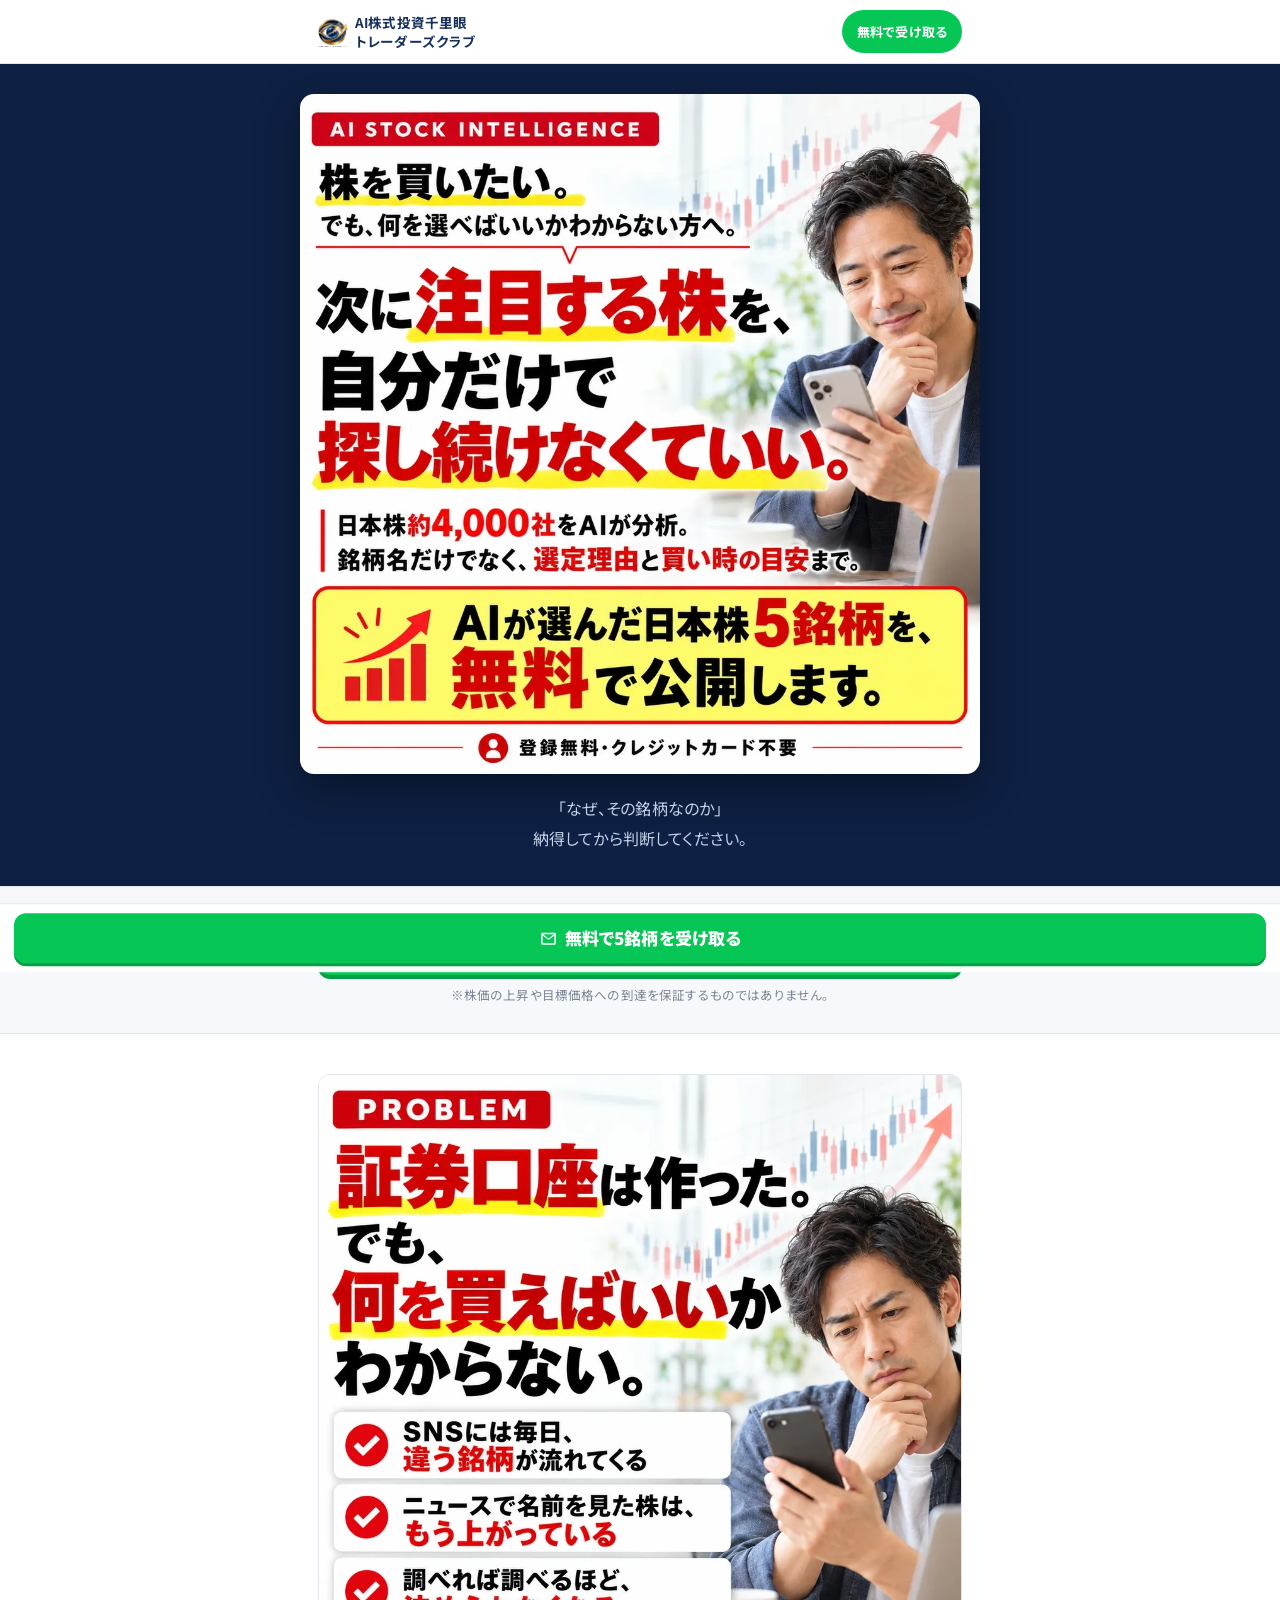
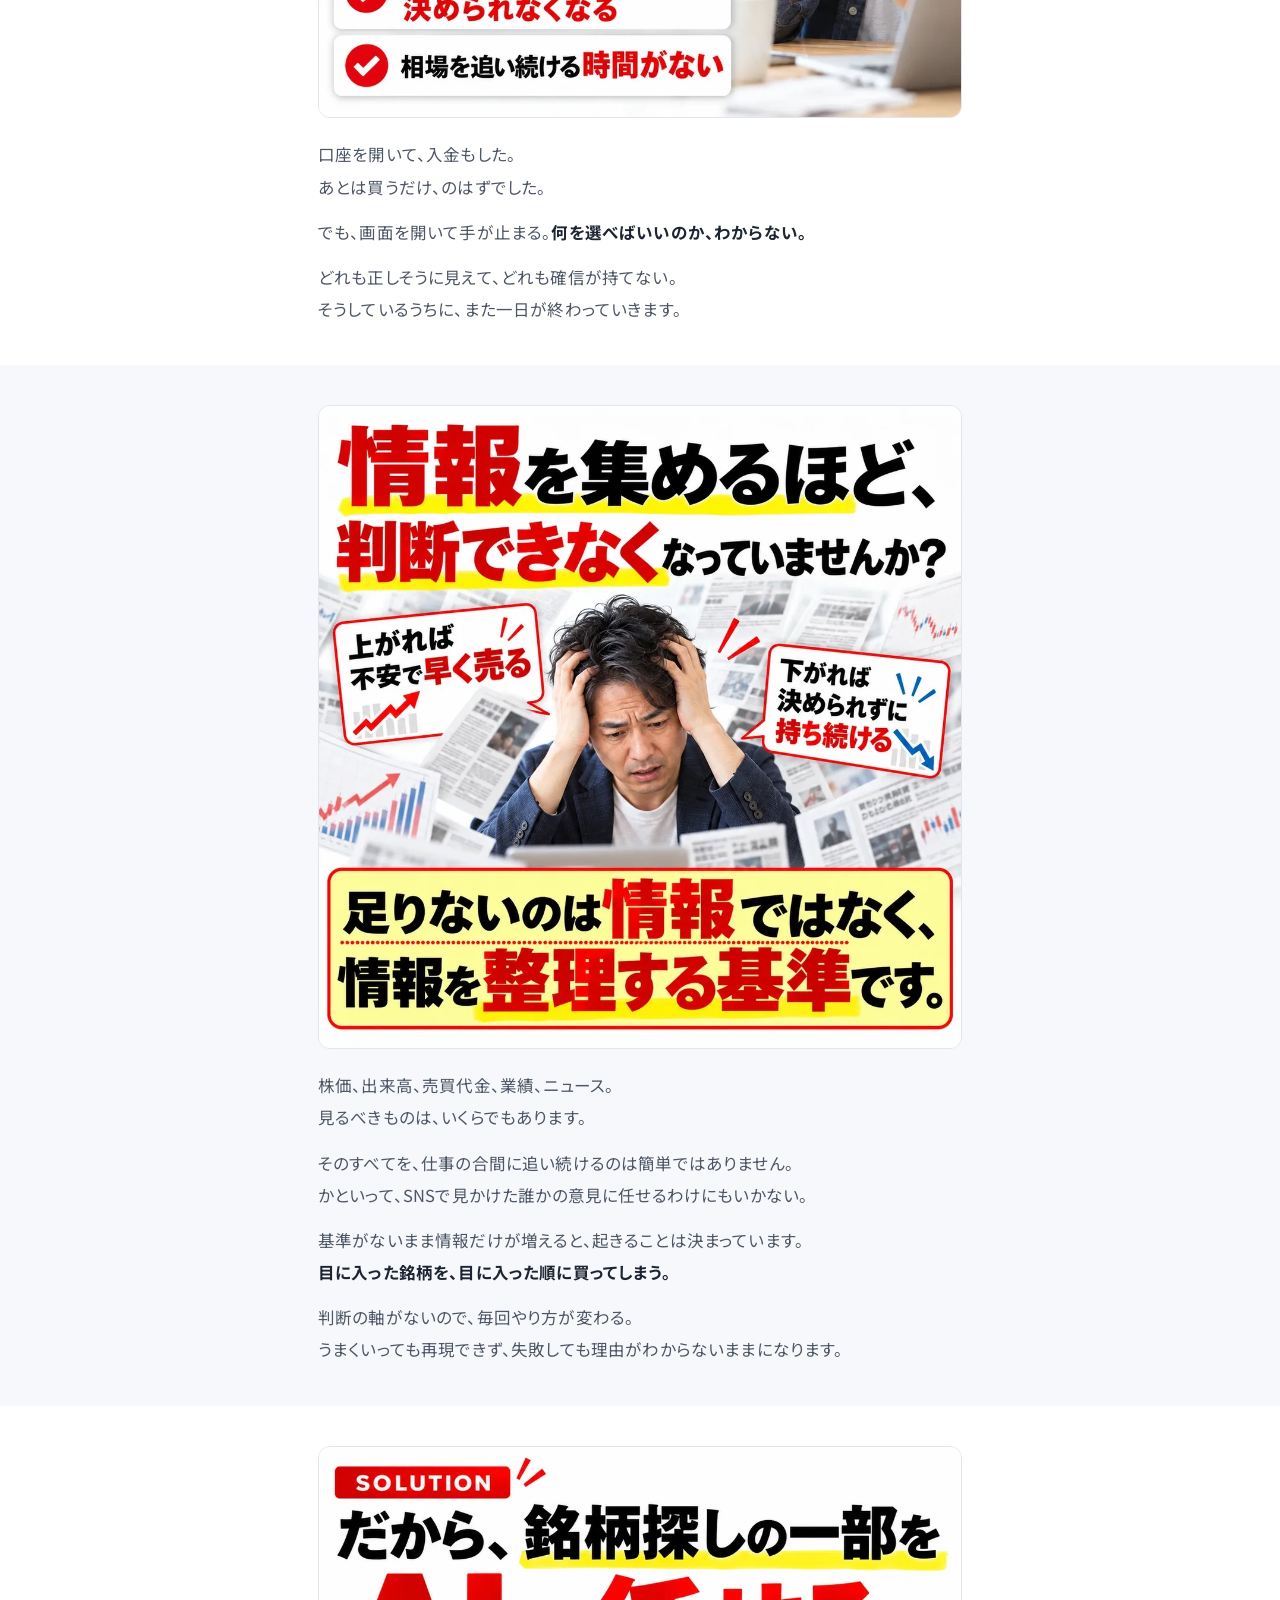
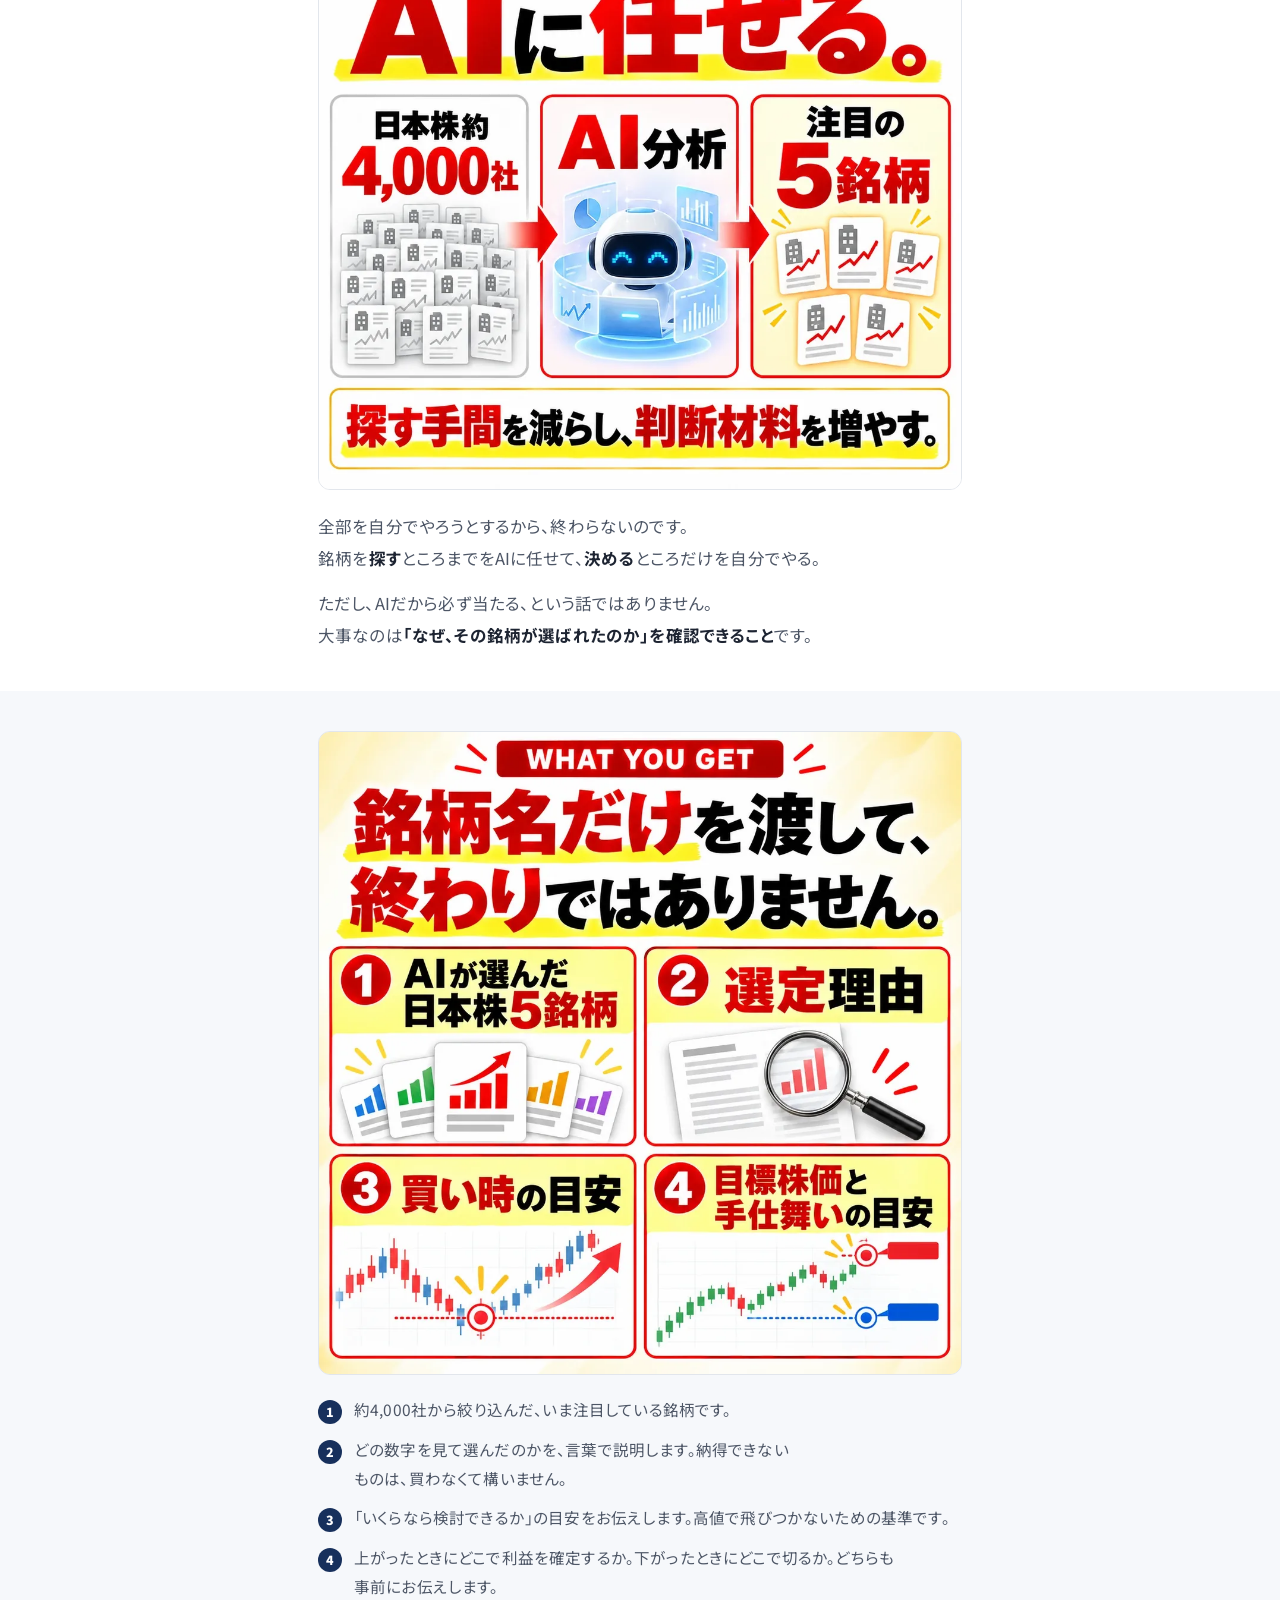
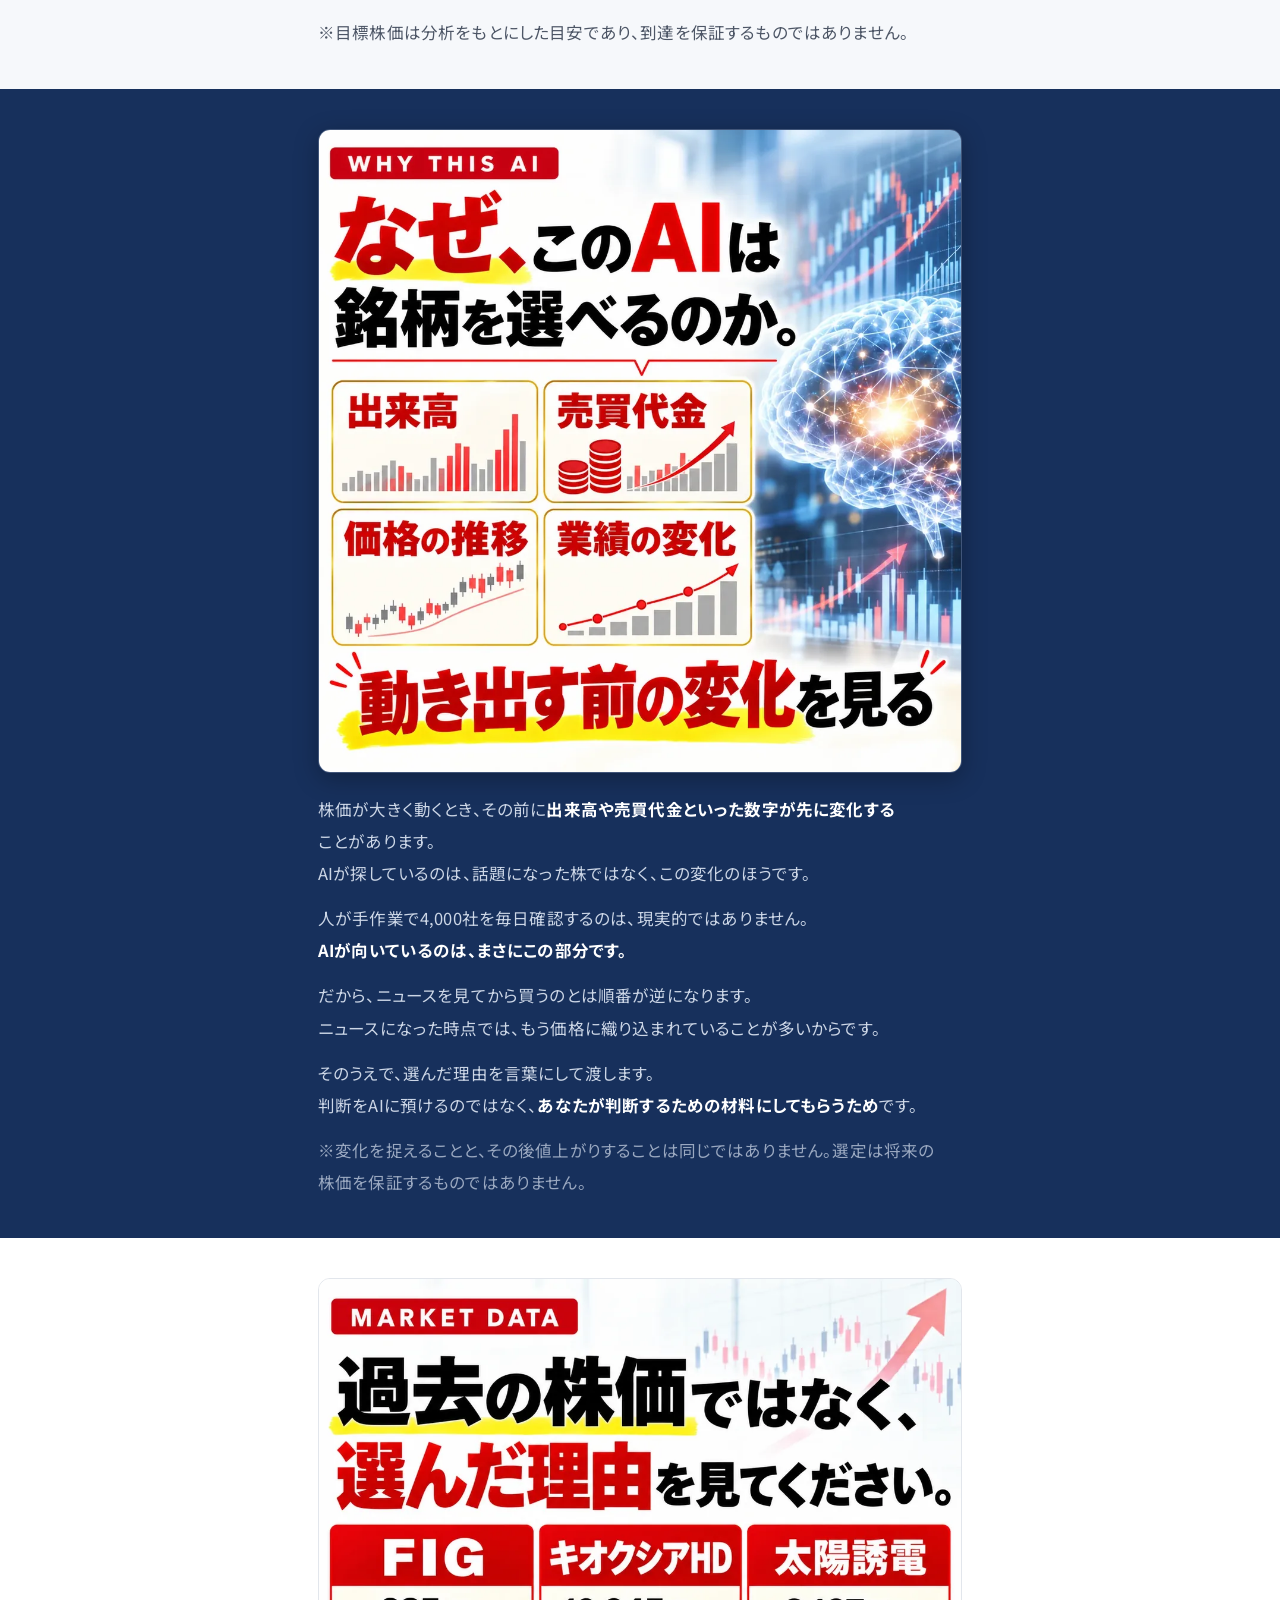
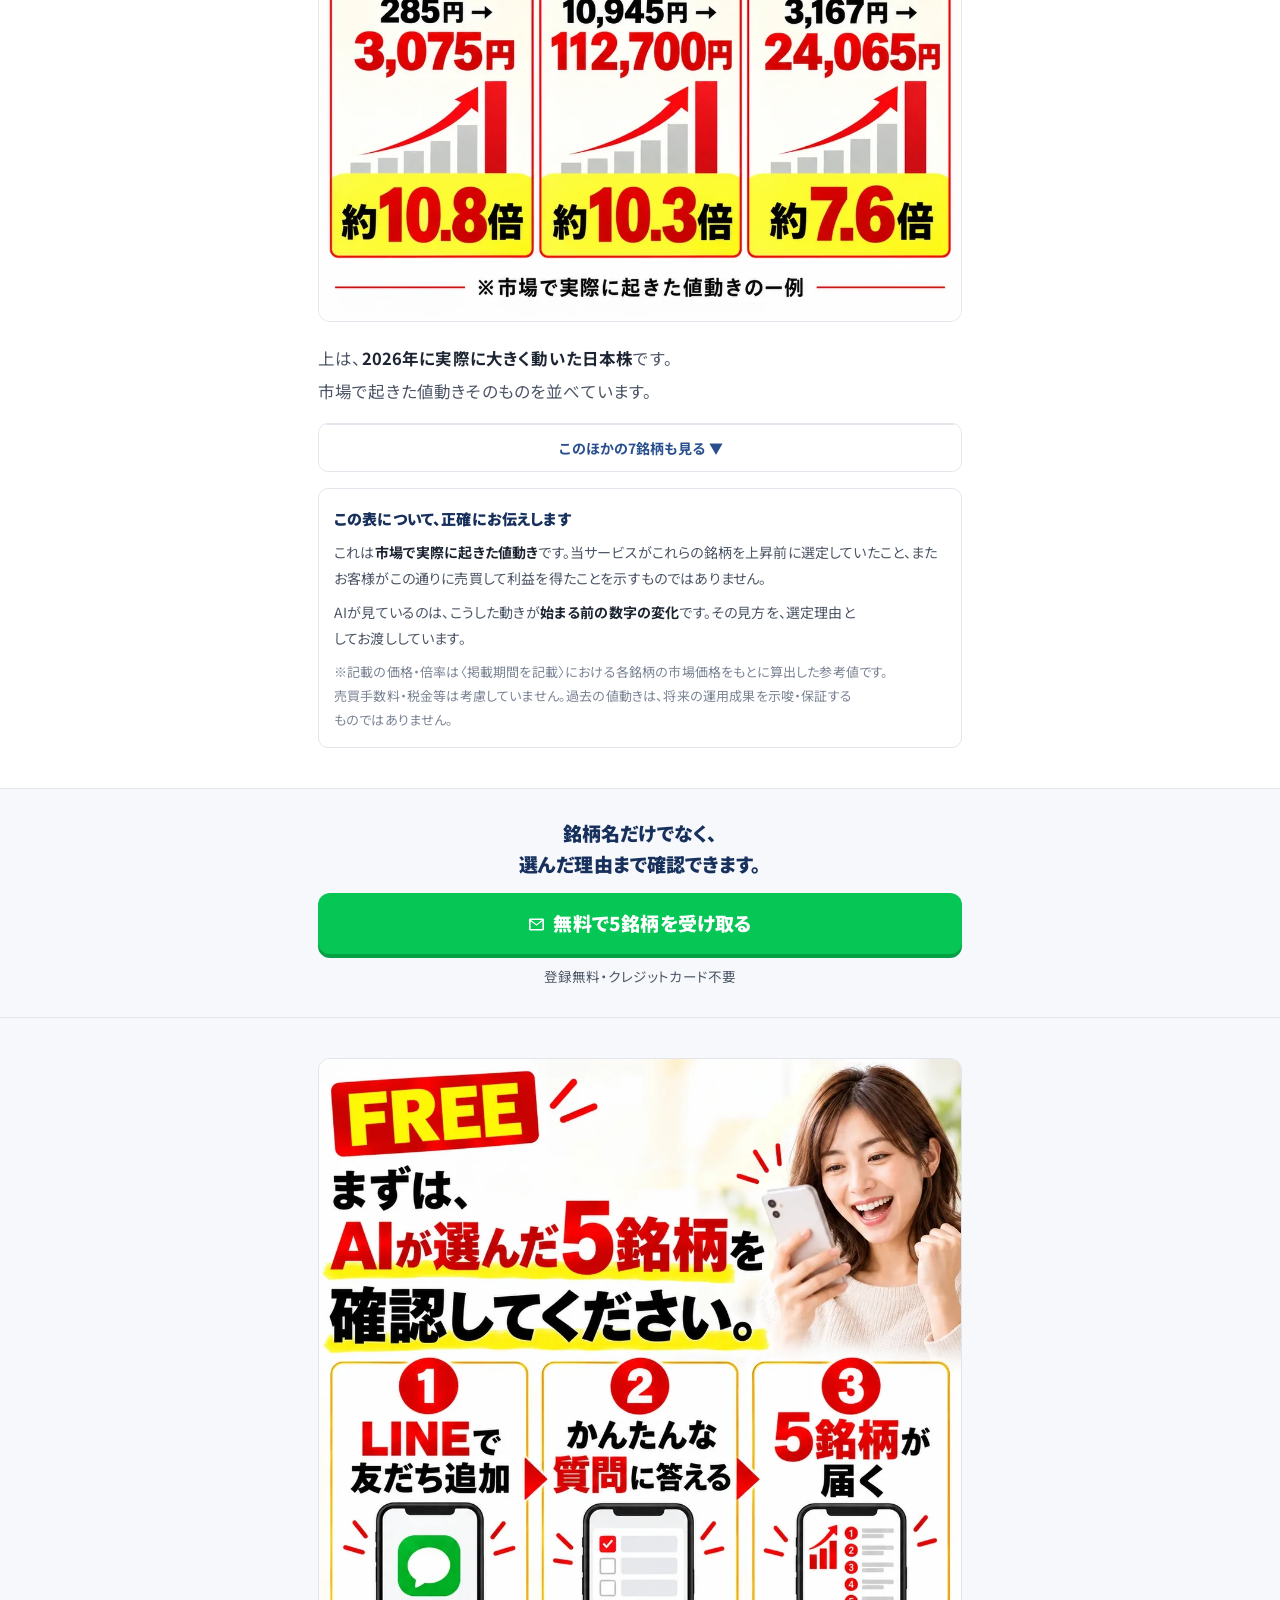
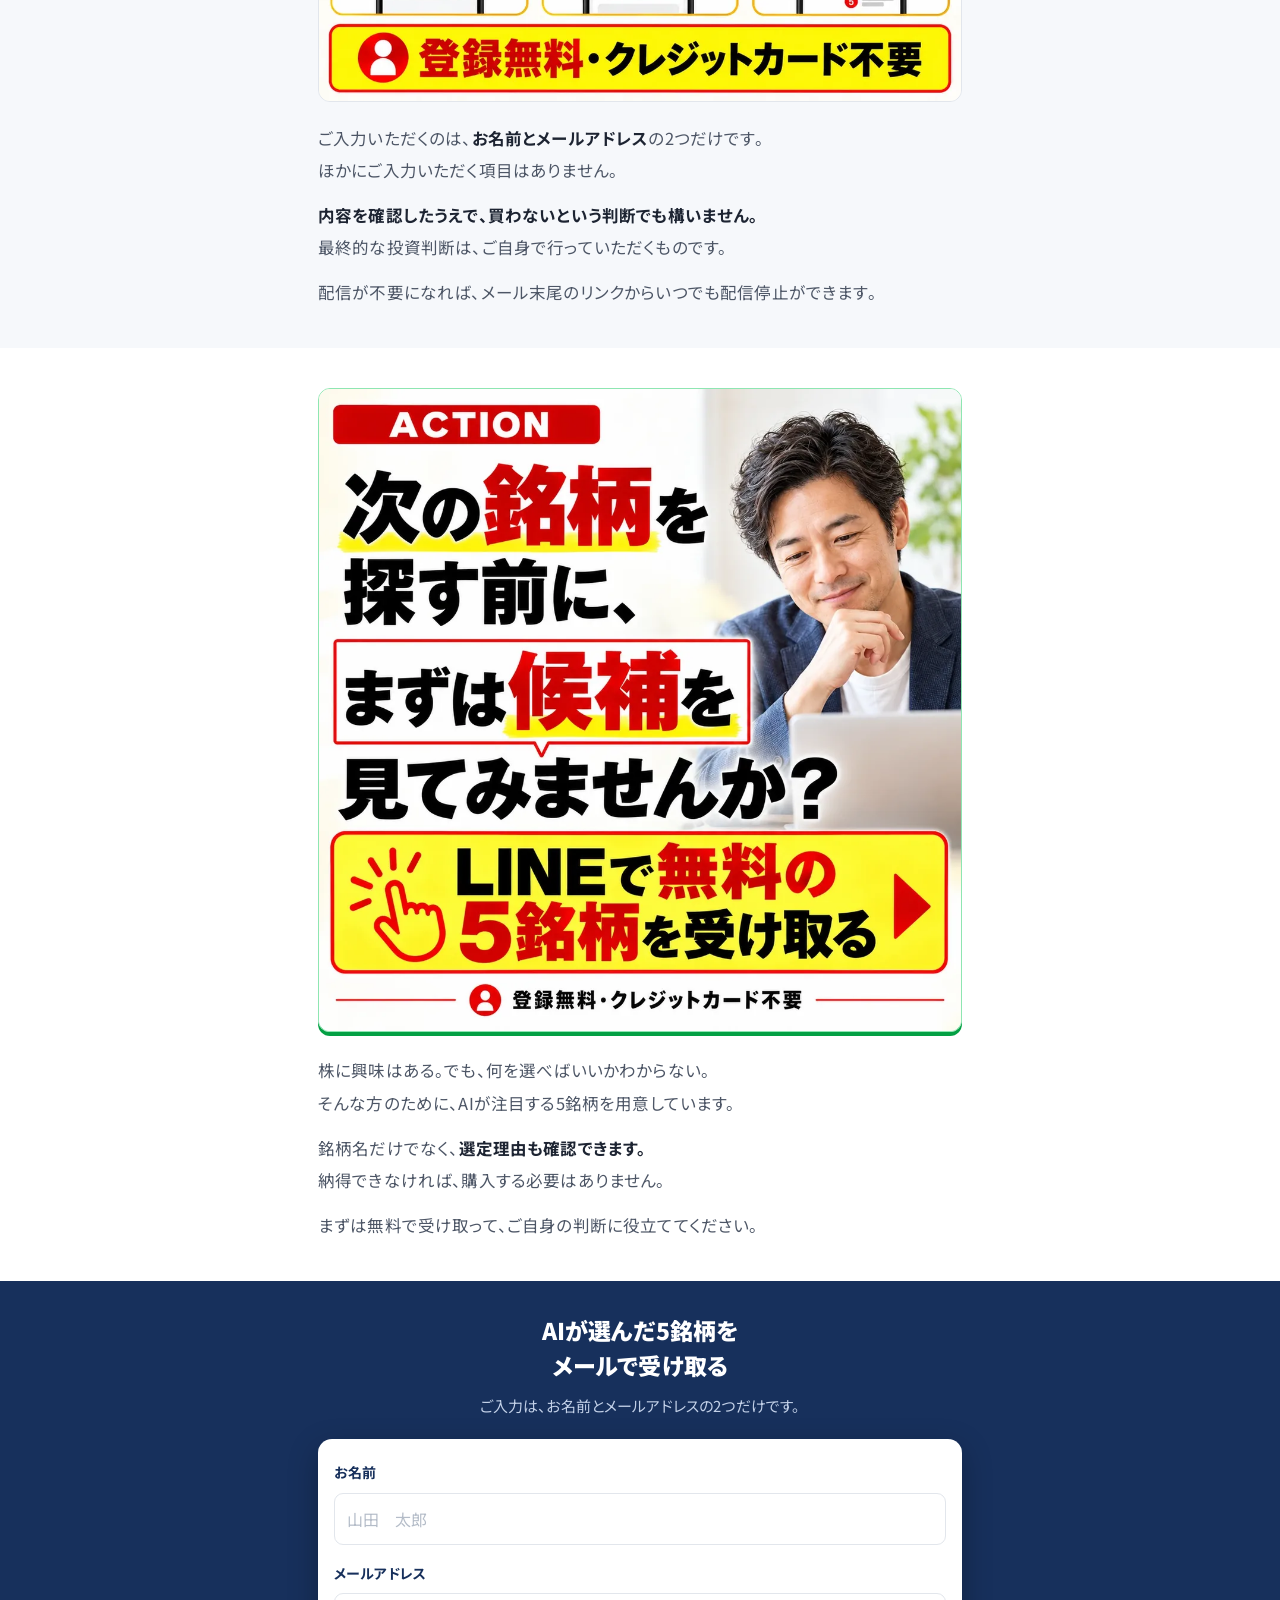
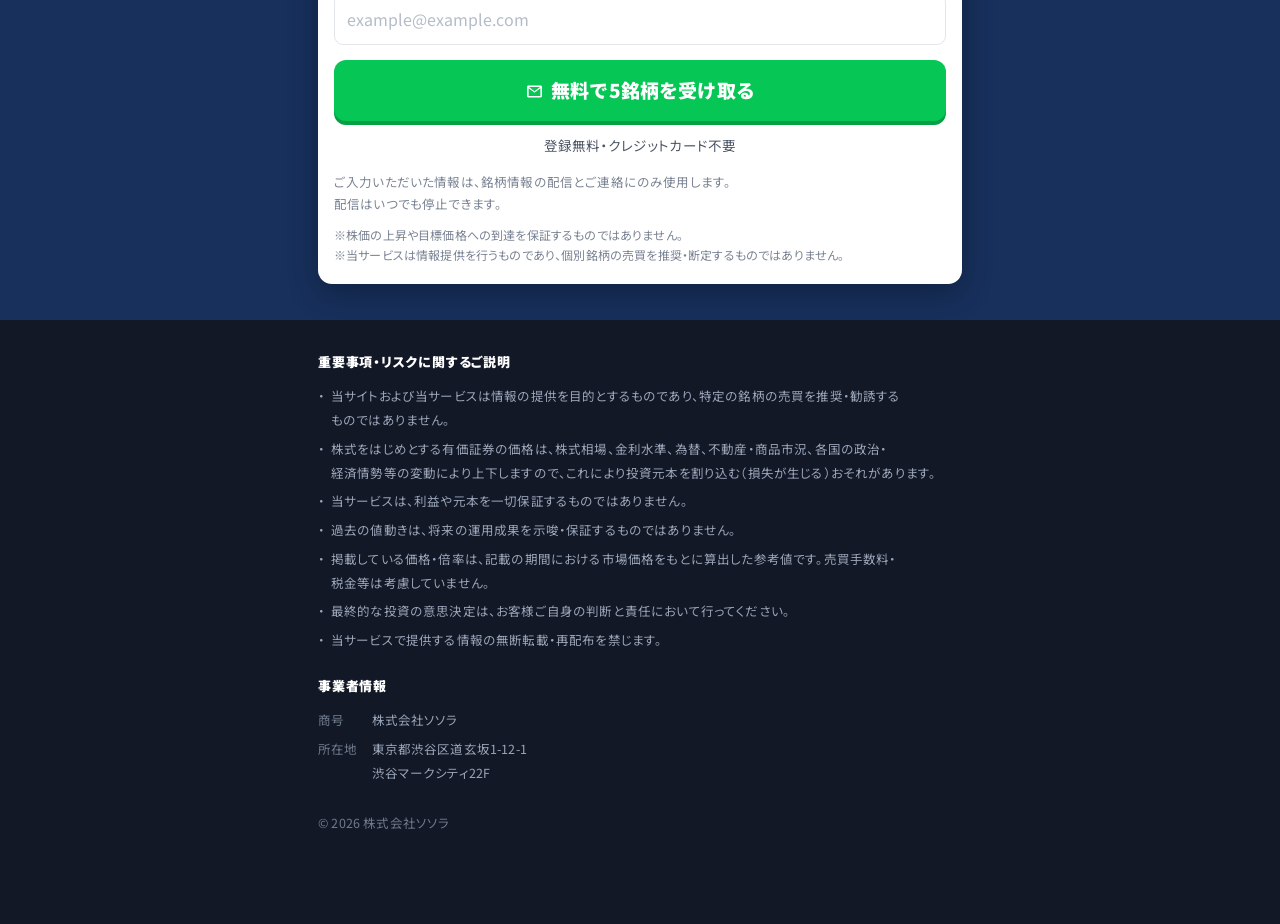
<file: b/index.html>
<!DOCTYPE html>
<html lang="ja">
<head>
<meta charset="UTF-8">
<meta name="viewport" content="width=device-width, initial-scale=1.0">
<meta name="robots" content="noindex, nofollow">
<meta name="format-detection" content="telephone=no">
<title>AI株式投資千里眼トレーダーズクラブ｜次に狙う株が、ここで見つかる。</title>
<link rel="icon" type="image/png" href="../assets/img/logo/favicon.png?v=20261029b">
<link rel="apple-touch-icon" href="../assets/img/logo/apple-touch-icon.png?v=20261029b">
<!-- ▼ LINEやSMSで共有されたときの表示。
     本番ドメインが決まったら og:image を
     絶対URLに書き換えてください。 -->
<meta property="og:type" content="website">
<meta property="og:site_name" content="AI株式投資千里眼トレーダーズクラブ">
<meta property="og:title" content="AI株式投資千里眼トレーダーズクラブ">
<meta property="og:description" content="次に狙う株が、ここで見つかる。">
<meta property="og:image" content="../assets/img/logo/ogp.jpg?v=20261029b">
<meta name="twitter:card" content="summary_large_image">
<link rel="preconnect" href="https://fonts.googleapis.com">
<link rel="preconnect" href="https://fonts.gstatic.com" crossorigin>
<link href="https://fonts.googleapis.com/css2?family=Noto+Sans+JP:wght@400;500;700;900&display=swap" rel="stylesheet">
<link rel="stylesheet" href="../assets/css/b.css?v=20261103a">

<!-- ▼▼ A/Bの識別。?variant=B が無いときはこの値が使われます ▼▼ -->
<script>window.LP_VARIANT = 'B';</script>

<!-- ▼▼ メール登録フォームの設定 ▼▼
     A版（/）と同じ受け口・同じステップメールに登録します。
     違うのは variant だけです。

     endpoint … Apps Script のウェブアプリURL（末尾が /exec）。
                A版と同じURLを入れてください。
     siteKey  … Apps Script 側のスクリプトプロパティ SITE_KEY と同じ値。
     variant  … 登録元。このページは 'B'。
     thanks   … 登録できたときだけ、ここへ進みます。 -->
<script>
window.LP_FORM = {
  endpoint : 'https://script.google.com/macros/s/AKfycbz-JEvqfPoXn51MqfELEp56_JaGdoJGv1nwRCTMYnYwS3gg9KlrPqTO9_onowgaJCw2/exec',
  siteKey  : '',
  variant  : 'B',
  thanks   : '../thanks.html'
};
</script>
<script src="../assets/js/ab-track.js?v=20261103a" defer></script>
<script src="../assets/js/entry-form.js?v=20261103b" defer></script>
</head>
<body>

<header class="bhd">
  <div class="wrap">
    <div class="nm"><img class="mk" src="../assets/img/logo/mark.webp?v=20261029b" alt="" width="128" height="128" decoding="async"><span>AI株式投資千里眼<br>トレーダーズクラブ</span></div>
    <a href="#action">無料で受け取る</a>
  </div>
</header>


<!-- ============================================================
     ファーストビュー
     ============================================================ -->
<section class="bfv">
  <h1 class="vh">次に注目する株を、自分だけで探し続けなくていい。AIが選んだ日本株5銘柄を無料で公開します。</h1>

  <figure class="bfvimg">
    <img src="../assets/img/b/b-fv.webp?v=20261023b" alt="" width="1080" height="1080" fetchpriority="high" decoding="async">
  </figure>

  <div class="wrap">
    <p class="lead">「なぜ、その銘柄なのか」<br>納得してから判断してください。</p>
  </div>
</section>

<div class="bcta tint">
  <div class="wrap">
    <a href="#entry" class="bbtn" data-cta data-cta-pos="1" data-cta-name="FV">
      <span class="ic" aria-hidden="true">
        <svg viewBox="0 0 24 24" fill="currentColor"><path d="M4.3 4.4h15.4c1 0 1.8.8 1.8 1.8v11.6c0 1-.8 1.8-1.8 1.8H4.3c-1 0-1.8-.8-1.8-1.8V6.2c0-1 .8-1.8 1.8-1.8Zm.8 2 6.9 5.3 6.9-5.3H5.1Zm14.3 1.6-6.6 5.1a1.2 1.2 0 0 1-1.4 0L4.6 8v9.8h14.8V8Z"/></svg>
      </span>無料で5銘柄を受け取る
    </a>
    <p class="dis">※株価の上昇や目標価格への到達を保証するものではありません。</p>
  </div>
</div>


<!-- ============================================================
     SECTION 1：Problem
     ============================================================ -->
<section class="bsec" id="problem">
  <div class="wrap">
    <h2 class="vh">証券口座は作った。でも、何を買えばいいかわからない。</h2>
    <figure class="bshot">
      <img src="../assets/img/b/b-problem.webp?v=20261023b" alt="" width="1080" height="1080" loading="lazy" decoding="async">
    </figure>

    <p>口座を開いて、入金もした。<br>あとは買うだけ、のはずでした。</p>
    <p>でも、画面を開いて手が止まる。<strong>何を選べばいいのか、わからない。</strong></p>
    <p>どれも正しそうに見えて、どれも確信が持てない。<br>そうしているうちに、また一日が終わっていきます。</p>
  </div>
</section>


<!-- ============================================================
     SECTION 2：Agitation
     ============================================================ -->
<section class="bsec alt" id="agitation">
  <div class="wrap">
    <h2 class="vh">情報を集めるほど、判断できなくなっていませんか？</h2>
    <figure class="bshot">
      <img src="../assets/img/b/b-agitation.webp?v=20261023b" alt="" width="1080" height="1080" loading="lazy" decoding="async">
    </figure>

    <p>株価、出来高、売買代金、業績、ニュース。<br>見るべきものは、いくらでもあります。</p>
    <p>そのすべてを、仕事の合間に追い続けるのは簡単ではありません。<br>かといって、SNSで見かけた誰かの意見に任せるわけにもいかない。</p>
    <p>基準がないまま情報だけが増えると、起きることは決まっています。<br>
    <strong>目に入った銘柄を、目に入った順に買ってしまう。</strong></p>
    <p>判断の軸がないので、毎回やり方が変わる。<br>うまくいっても再現できず、失敗しても理由がわからないままになります。</p>
  </div>
</section>


<!-- ============================================================
     SECTION 3：Solution
     ============================================================ -->
<section class="bsec" id="solution">
  <div class="wrap">
    <h2 class="vh">だから、銘柄探しの一部をAIに任せる。</h2>
    <figure class="bshot">
      <img src="../assets/img/b/b-solution.webp?v=20261023b" alt="" width="1080" height="1080" loading="lazy" decoding="async">
    </figure>

    <p>全部を自分でやろうとするから、終わらないのです。<br>銘柄を<strong>探す</strong>ところまでをAIに任せて、<strong>決める</strong>ところだけを自分でやる。</p>
    <p>ただし、AIだから必ず当たる、という話ではありません。<br>大事なのは<strong>「なぜ、その銘柄が選ばれたのか」を確認できること</strong>です。</p>
  </div>
</section>


<!-- ============================================================
     SECTION 4：USP
     ============================================================ -->
<section class="bsec alt" id="usp">
  <div class="wrap">
    <h2 class="vh">銘柄名だけを渡して、終わりではありません。受け取れるのは、AIが選んだ日本株5銘柄・選定理由・買い時の目安・目標株価と手仕舞いの目安です。</h2>
    <figure class="bshot">
      <img src="../assets/img/b/b-usp.webp?v=20261023b" alt="" width="1080" height="1080" loading="lazy" decoding="async">
    </figure>

    <ol class="bexp">
      <li>約4,000社から絞り込んだ、いま注目している銘柄です。</li>
      <li>どの数字を見て選んだのかを、言葉で説明します。納得できないものは、買わなくて構いません。</li>
      <li>「いくらなら検討できるか」の目安をお伝えします。高値で飛びつかないための基準です。</li>
      <li>上がったときにどこで利益を確定するか。下がったときにどこで切るか。どちらも事前にお伝えします。</li>
    </ol>

    <p class="bnotice">※目標株価は分析をもとにした目安であり、到達を保証するものではありません。</p>
  </div>
</section>


<!-- ============================================================
     SECTION 5：WHY YOU
     ============================================================ -->
<section class="bsec navy" id="why">
  <div class="wrap">
    <h2 class="vh">なぜ、このAIは銘柄を選べるのか。出来高・売買代金・価格の推移・業績の変化から、動き出す前の変化を見ています。</h2>
    <figure class="bshot on-navy">
      <img src="../assets/img/b/b-why.webp?v=20261023b" alt="" width="1080" height="1080" loading="lazy" decoding="async">
    </figure>

    <p>株価が大きく動くとき、その前に<strong>出来高や売買代金といった数字が先に変化する</strong>ことがあります。<br>AIが探しているのは、話題になった株ではなく、この変化のほうです。</p>
    <p>人が手作業で4,000社を毎日確認するのは、現実的ではありません。<br><strong>AIが向いているのは、まさにこの部分です。</strong></p>
    <p>だから、ニュースを見てから買うのとは順番が逆になります。<br>ニュースになった時点では、もう価格に織り込まれていることが多いからです。</p>
    <p>そのうえで、選んだ理由を言葉にして渡します。<br>判断をAIに預けるのではなく、<strong>あなたが判断するための材料にしてもらうため</strong>です。</p>

    <p class="bnotice">※変化を捉えることと、その後値上がりすることは同じではありません。選定は将来の株価を保証するものではありません。</p>
  </div>
</section>


<!-- ============================================================
     SECTION 6：実績・信頼構築
     ※3つの区別を明示。市場事例と、選定実績と、利用者の利益を混同させない。
     ============================================================ -->
<section class="bsec" id="proof">
  <div class="wrap">
    <h2 class="vh">過去の株価ではなく、選んだ理由を見てください。</h2>
    <figure class="bshot">
      <img src="../assets/img/b/b-proof.webp?v=20261023b" alt="" width="1080" height="1080" loading="lazy" decoding="async">
    </figure>

    <p>上は、<strong>2026年に実際に大きく動いた日本株</strong>です。<br>市場で起きた値動きそのものを並べています。</p>

    <div class="btbl">
      <table id="moreRows" hidden>
        <thead>
          <tr><th>銘柄</th><th>株価の推移</th><th style="text-align:right">変化</th></tr>
        </thead>
        <tbody>
          <tr><td class="nm">古河電気工業<small>5801</small></td><td class="mv">965円 → 6,241円</td><td class="up">約6.5倍</td></tr>
          <tr><td class="nm">日本電波工業<small>6779</small></td><td class="mv">977円 → 5,010円</td><td class="up">約5.1倍</td></tr>
          <tr><td class="nm">村田製作所<small>6981</small></td><td class="mv">2,822円 → 12,895円</td><td class="up">約4.6倍</td></tr>
          <tr><td class="nm">日本ケミコン<small>6997</small></td><td class="mv">1,375円 → 6,190円</td><td class="up">約4.5倍</td></tr>
          <tr><td class="nm">イビデン<small>4062</small></td><td class="mv">6,592円 → 27,480円</td><td class="up">約4.2倍</td></tr>
          <tr><td class="nm">関東電化工業<small>4047</small></td><td class="mv">1,118円 → 4,405円</td><td class="up">約3.9倍</td></tr>
          <tr><td class="nm">ブイ・テクノロジー<small>7717</small></td><td class="mv">3,025円 → 10,180円</td><td class="up">約3.4倍</td></tr>
        </tbody>
      </table>
      <button type="button" class="btbl-more" id="moreBtn" aria-expanded="false" aria-controls="moreRows">このほかの7銘柄も見る ▼</button>
    </div>

    <div class="bnote">
      <b>この表について、正確にお伝えします</b>
      <p>これは<strong>市場で実際に起きた値動き</strong>です。当サービスがこれらの銘柄を上昇前に選定していたこと、またお客様がこの通りに売買して利益を得たことを示すものではありません。</p>
      <p>AIが見ているのは、こうした動きが<strong>始まる前の数字の変化</strong>です。その見方を、選定理由としてお渡ししています。</p>
      <p style="color:var(--muted);font-size:13px">※記載の価格・倍率は〈掲載期間を記載〉における各銘柄の市場価格をもとに算出した参考値です。売買手数料・税金等は考慮していません。過去の値動きは、将来の運用成果を示唆・保証するものではありません。</p>
    </div>
  </div>
</section>


<div class="bcta tint">
  <div class="wrap">
    <p class="k">銘柄名だけでなく、<br>選んだ理由まで確認できます。</p>
    <a href="#entry" class="bbtn" data-cta data-cta-pos="2" data-cta-name="proof">
      <span class="ic" aria-hidden="true">
        <svg viewBox="0 0 24 24" fill="currentColor"><path d="M4.3 4.4h15.4c1 0 1.8.8 1.8 1.8v11.6c0 1-.8 1.8-1.8 1.8H4.3c-1 0-1.8-.8-1.8-1.8V6.2c0-1 .8-1.8 1.8-1.8Zm.8 2 6.9 5.3 6.9-5.3H5.1Zm14.3 1.6-6.6 5.1a1.2 1.2 0 0 1-1.4 0L4.6 8v9.8h14.8V8Z"/></svg>
      </span>無料で5銘柄を受け取る
    </a>
    <p class="sub">登録無料・クレジットカード不要</p>
  </div>
</div>


<!-- ============================================================
     SECTION 7：無料で受け取れるもの
     ============================================================ -->
<section class="bsec alt" id="free">
  <div class="wrap">
    <h2 class="vh">まずは、AIが選んだ5銘柄を確認してください。お名前とメールアドレスをご登録いただくだけです。</h2>
    <figure class="bshot">
      <img src="../assets/img/b/b-free.webp?v=20261023b" alt="" width="1080" height="1080" loading="lazy" decoding="async">
    </figure>

    <p>ご入力いただくのは、<strong>お名前とメールアドレス</strong>の2つだけです。<br>ほかにご入力いただく項目はありません。</p>
    <p><strong>内容を確認したうえで、買わないという判断でも構いません。</strong><br>最終的な投資判断は、ご自身で行っていただくものです。</p>
    <p>配信が不要になれば、メール末尾のリンクからいつでも配信停止ができます。</p>
  </div>
</section>


<!-- ============================================================
     SECTION 9：Action
     ※SECTION 8（Narrow）は、募集人数・公開期限の根拠が確認できないため
       掲載していません。詳細は README を参照してください。
     ============================================================ -->
<section class="bsec" id="action">
  <div class="wrap">
    <h2 class="vh">次の銘柄を探す前に、まずは候補を見てみませんか？</h2>

    <a href="#entry" class="bshot bshot-cta" data-cta data-cta-pos="3" data-cta-name="action-img">
      <img src="../assets/img/b/b-action.webp?v=20261023b" alt="無料で5銘柄を受け取る" width="1080" height="1080" loading="lazy" decoding="async">
    </a>

    <p>株に興味はある。でも、何を選べばいいかわからない。<br>そんな方のために、AIが注目する5銘柄を用意しています。</p>
    <p>銘柄名だけでなく、<strong>選定理由も確認できます。</strong><br>納得できなければ、購入する必要はありません。</p>
    <p>まずは無料で受け取って、ご自身の判断に役立ててください。</p>
  </div>
</section>

<!-- ============================================================
     登録フォーム
     ※送信先は LP_FORM.endpoint。登録できたときだけ
       サンキューページへ進みます。
       空のあいだは、入力内容はどこにも送られません。
     ============================================================ -->
<section class="bentry" id="entry">
  <div class="wrap">
    <h2>AIが選んだ5銘柄を<br>メールで受け取る</h2>
    <p class="lead">ご入力は、お名前とメールアドレスの2つだけです。</p>

    <form class="bform" data-entry novalidate>
      <div class="row">
        <label for="f-name">お名前</label>
        <input id="f-name" data-f="name" name="name" type="text" required
               autocomplete="name" enterkeyhint="next"
               placeholder="山田　太郎" aria-describedby="e-name">
        <p class="err" id="e-name" hidden></p>
      </div>
      <div class="row">
        <label for="f-mail">メールアドレス</label>
        <input id="f-mail" data-f="email" name="email" type="email" required
               autocomplete="email" inputmode="email" enterkeyhint="go"
               placeholder="example@example.com" aria-describedby="e-mail">
        <p class="err" id="e-mail" hidden></p>
      </div>

      <!-- 送信中・登録できなかったときの表示。
           項目ごとのエラーと同じ見た目を使っている。 -->
      <div class="row" data-entry-msg hidden>
        <p class="err" role="alert" aria-live="polite"></p>
      </div>

      <button type="submit" class="bbtn" data-cta data-cta-pos="4" data-cta-name="entry-form">
        <span class="ic" aria-hidden="true">
          <svg viewBox="0 0 24 24" fill="currentColor"><path d="M4.3 4.4h15.4c1 0 1.8.8 1.8 1.8v11.6c0 1-.8 1.8-1.8 1.8H4.3c-1 0-1.8-.8-1.8-1.8V6.2c0-1 .8-1.8 1.8-1.8Zm.8 2 6.9 5.3 6.9-5.3H5.1Zm14.3 1.6-6.6 5.1a1.2 1.2 0 0 1-1.4 0L4.6 8v9.8h14.8V8Z"/></svg>
        </span>無料で5銘柄を受け取る
      </button>
      <p class="sub">登録無料・クレジットカード不要</p>
      <p class="pp">ご入力いただいた情報は、銘柄情報の配信とご連絡にのみ使用します。<br>配信はいつでも停止できます。</p>
      <p class="dis">※株価の上昇や目標価格への到達を保証するものではありません。<br>※当サービスは情報提供を行うものであり、個別銘柄の売買を推奨・断定するものではありません。</p>
    </form>
  </div>
</section>


<!-- ============================================================
     フッター（法務）
     ============================================================ -->
<footer class="bft">
  <div class="wrap">
    <h3>重要事項・リスクに関するご説明</h3>
    <ul>
      <li>当サイトおよび当サービスは情報の提供を目的とするものであり、特定の銘柄の売買を推奨・勧誘するものではありません。</li>
      <li>株式をはじめとする有価証券の価格は、株式相場、金利水準、為替、不動産・商品市況、各国の政治・経済情勢等の変動により上下しますので、これにより投資元本を割り込む（損失が生じる）おそれがあります。</li>
      <li>当サービスは、利益や元本を一切保証するものではありません。</li>
      <li>過去の値動きは、将来の運用成果を示唆・保証するものではありません。</li>
      <li>掲載している価格・倍率は、記載の期間における市場価格をもとに算出した参考値です。売買手数料・税金等は考慮していません。</li>
      <li>最終的な投資の意思決定は、お客様ご自身の判断と責任において行ってください。</li>
      <li>当サービスで提供する情報の無断転載・再配布を禁じます。</li>
    </ul>

    <h3>事業者情報</h3>
    <dl>
      <dt>商号</dt><dd>株式会社ソソラ</dd>
      <dt>所在地</dt><dd>東京都渋谷区道玄坂1-12-1<br>渋谷マークシティ22F</dd>
    </dl>

    <p class="cr" style="border:0;padding-top:8px">&copy; <span id="yr">2026</span> 株式会社ソソラ</p>
  </div>
</footer>


<div class="bfix" id="bfix">
  <a href="#entry" class="bbtn" data-cta data-cta-pos="fix" data-cta-name="sticky">
    <span class="ic" aria-hidden="true">
      <svg viewBox="0 0 24 24" fill="currentColor"><path d="M4.3 4.4h15.4c1 0 1.8.8 1.8 1.8v11.6c0 1-.8 1.8-1.8 1.8H4.3c-1 0-1.8-.8-1.8-1.8V6.2c0-1 .8-1.8 1.8-1.8Zm.8 2 6.9 5.3 6.9-5.3H5.1Zm14.3 1.6-6.6 5.1a1.2 1.2 0 0 1-1.4 0L4.6 8v9.8h14.8V8Z"/></svg>
    </span>無料で5銘柄を受け取る
  </a>
</div>

<script>
(function(){
  /* 実績テーブルの続きを開く */
  var mb = document.getElementById('moreBtn'), mr = document.getElementById('moreRows');
  if (mb && mr) mb.addEventListener('click', function(){
    mr.hidden = false;
    mb.hidden = true;
    mb.setAttribute('aria-expanded','true');
  });

  /* 追従CTA：ファーストビューを抜けたら表示。最後のCTA付近では隠す */
  var fix = document.getElementById('bfix');
  var fv  = document.querySelector('.bfv');
  var act = document.getElementById('action');
  function onScroll(){
    var y = window.scrollY || document.documentElement.scrollTop;
    var r = act.getBoundingClientRect();
    var inAction = r.top < window.innerHeight * 0.95 && r.bottom > 0;
    var past = y > (fv ? fv.offsetHeight * 0.75 : 300);
    if (past && !inAction) fix.classList.add('on'); else fix.classList.remove('on');
  }
  window.addEventListener('scroll', onScroll, {passive:true});
  onScroll();

  var yr = document.getElementById('yr');
  if (yr) yr.textContent = new Date().getFullYear();
})();
</script>
</body>
</html>
</file>
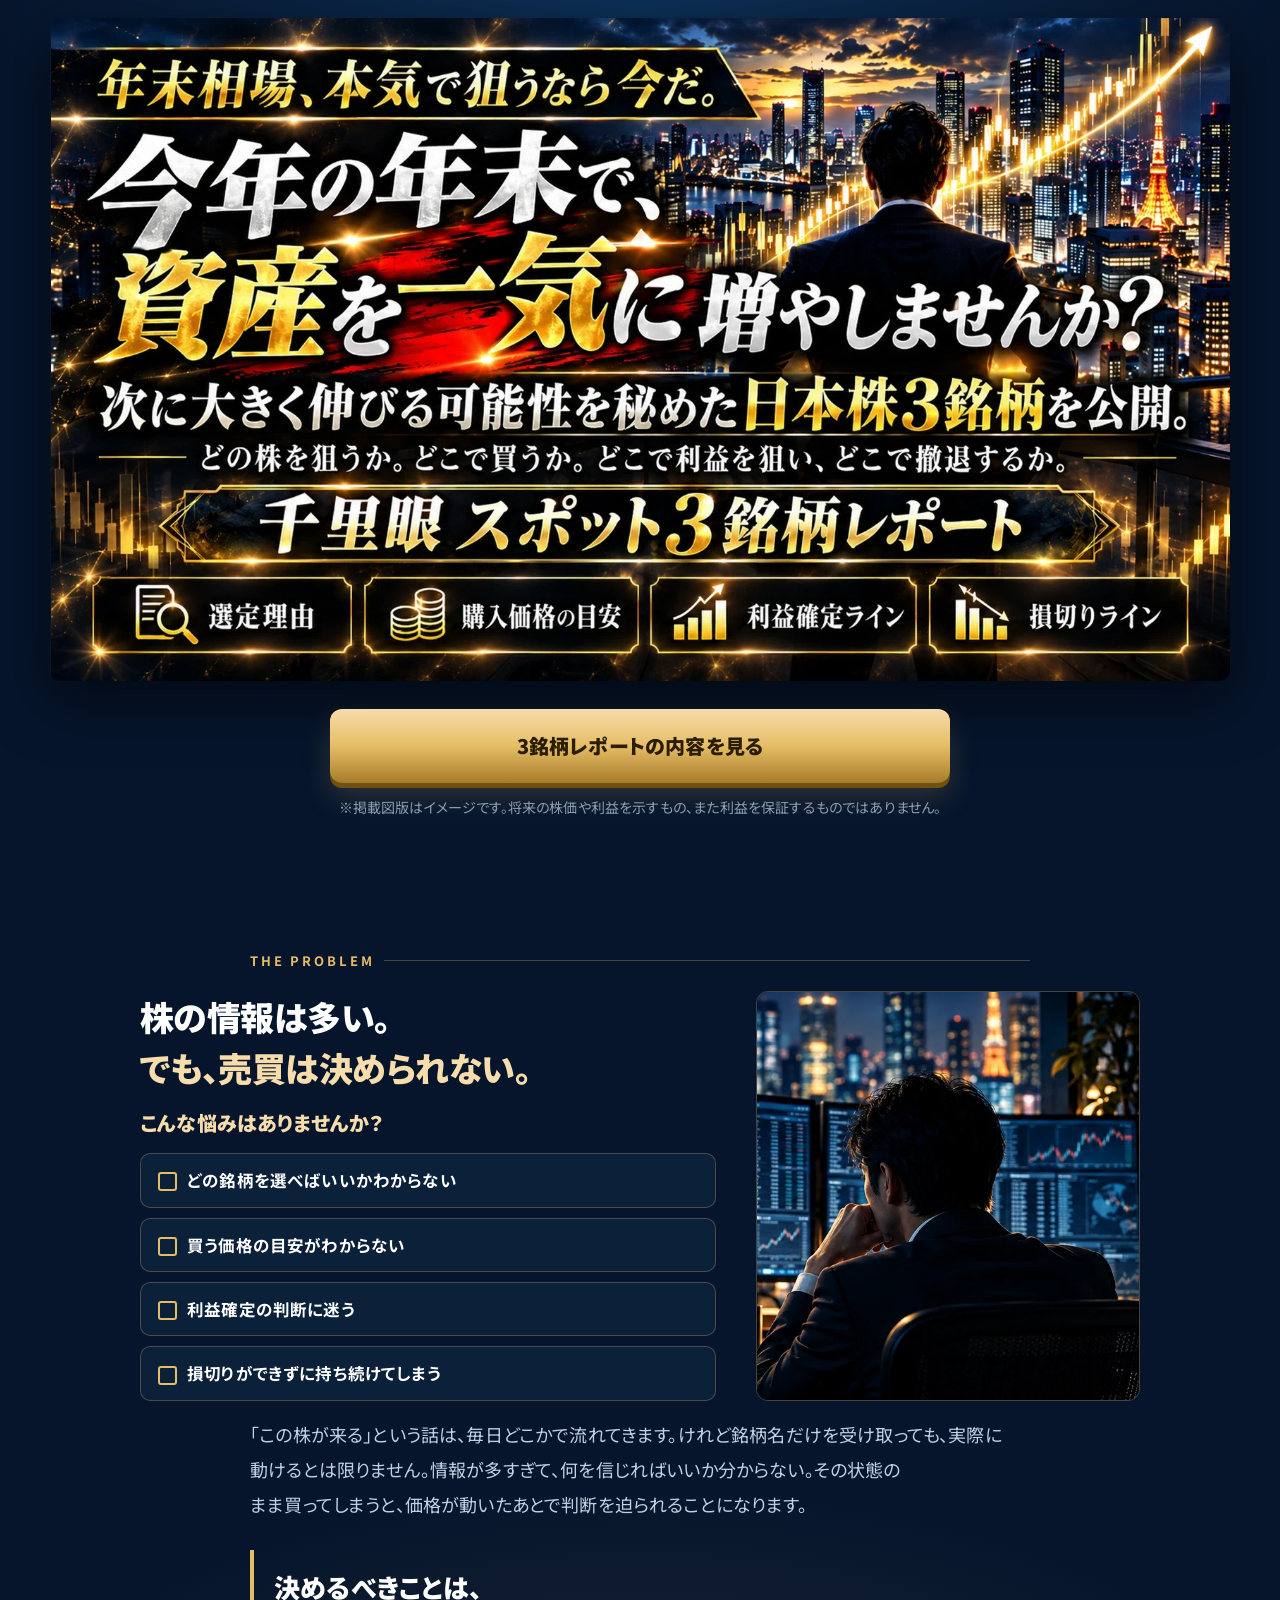
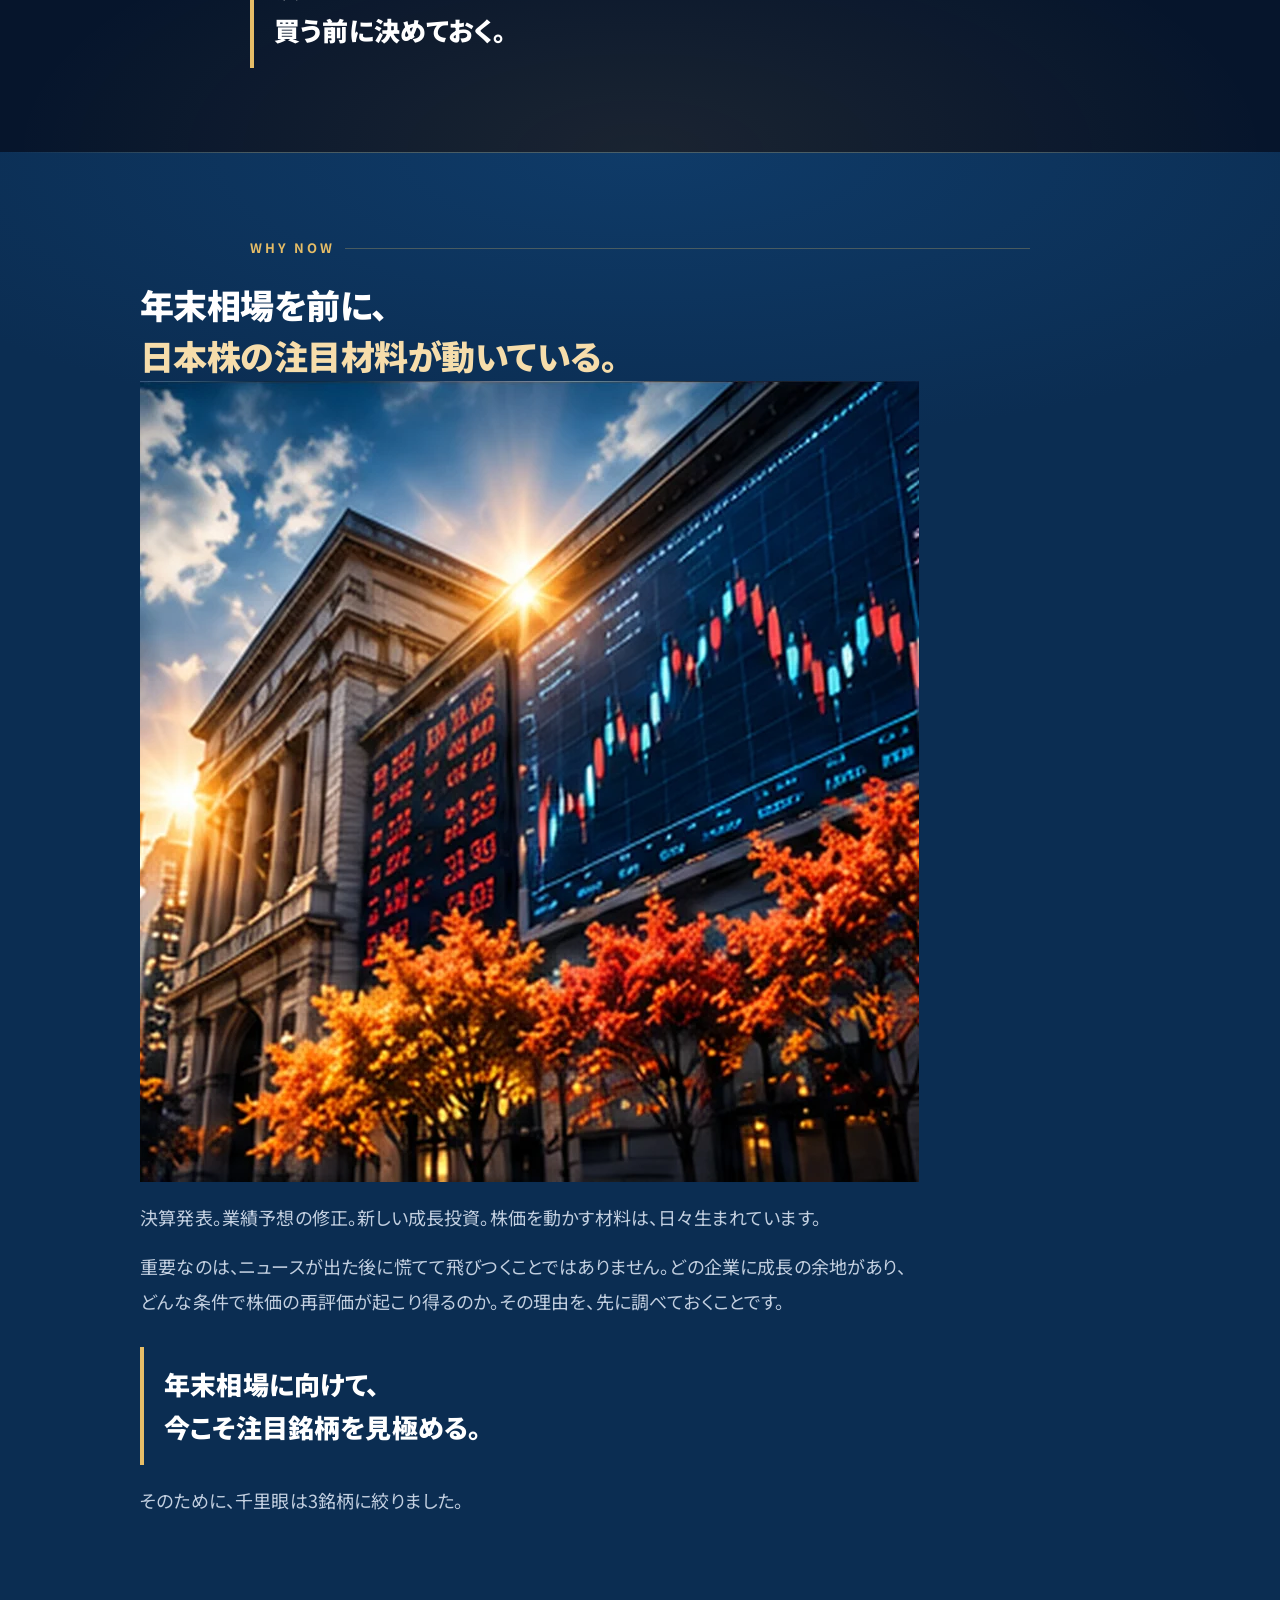
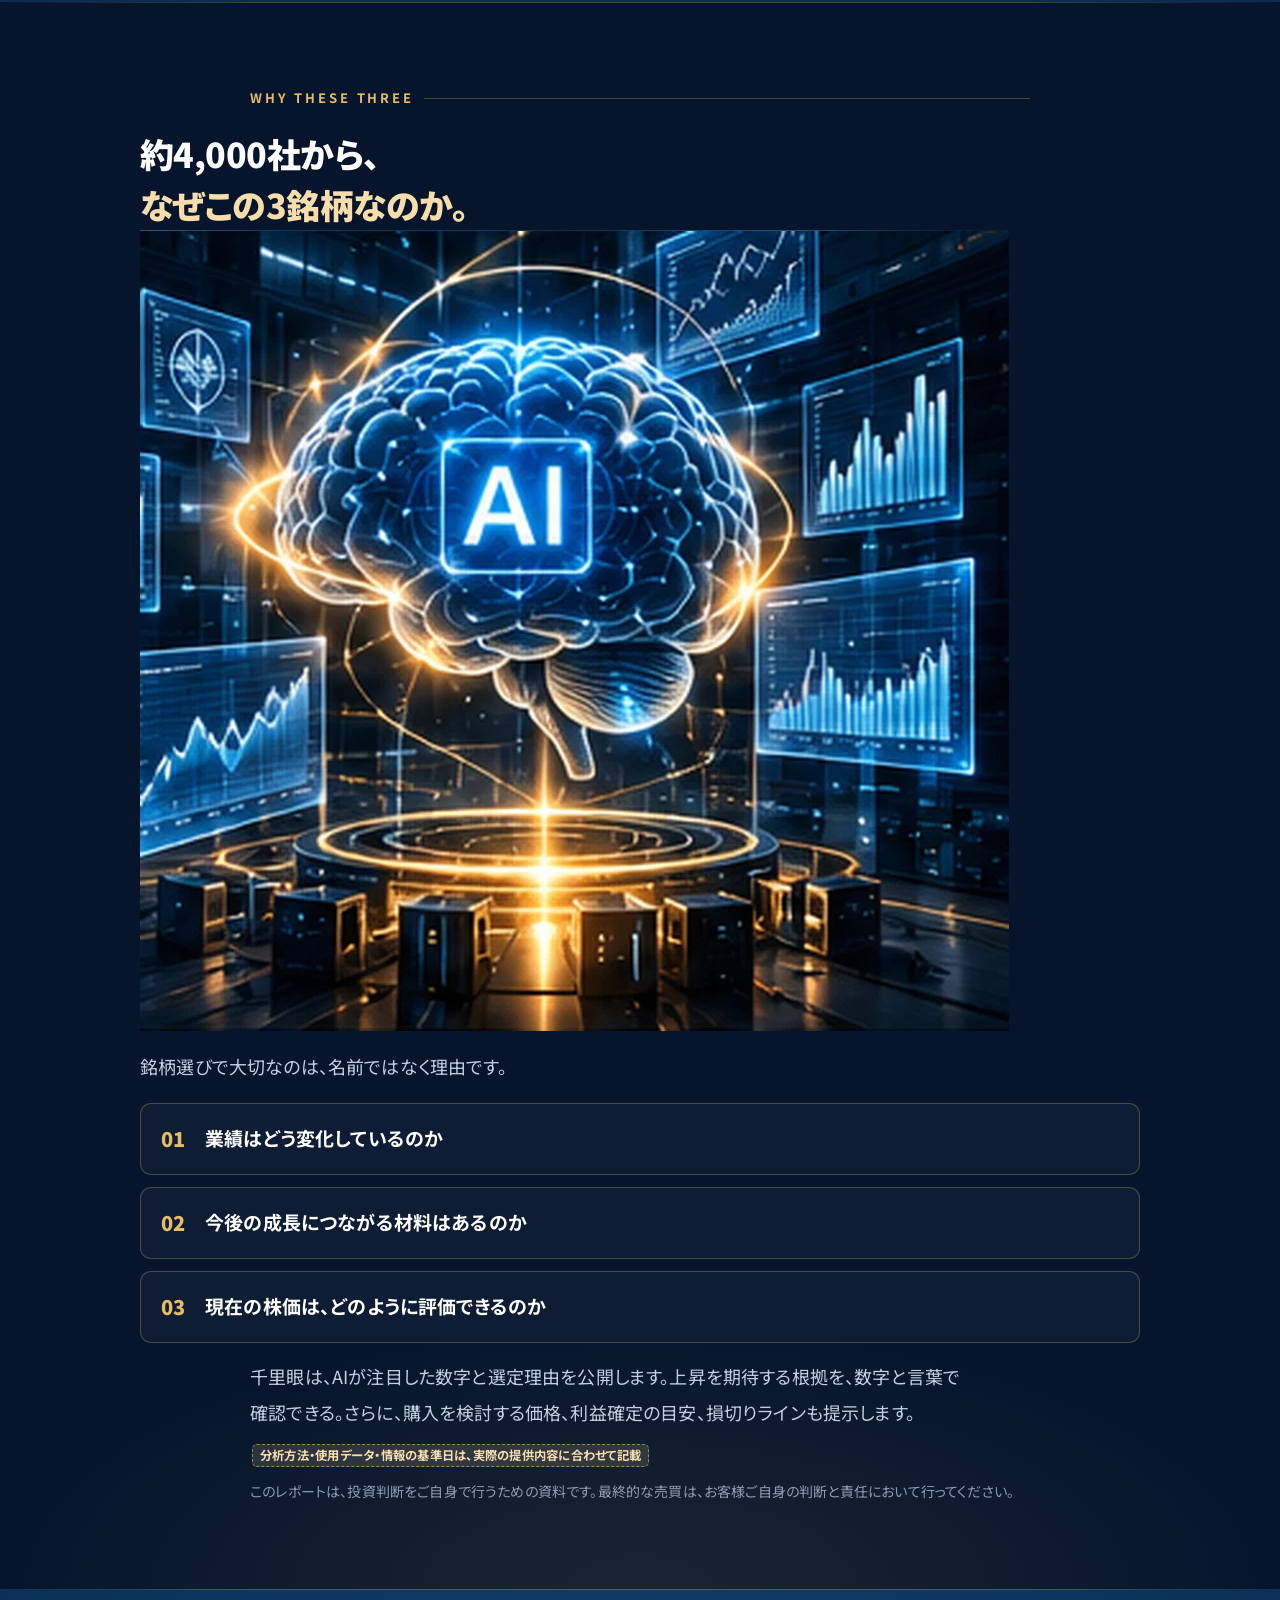
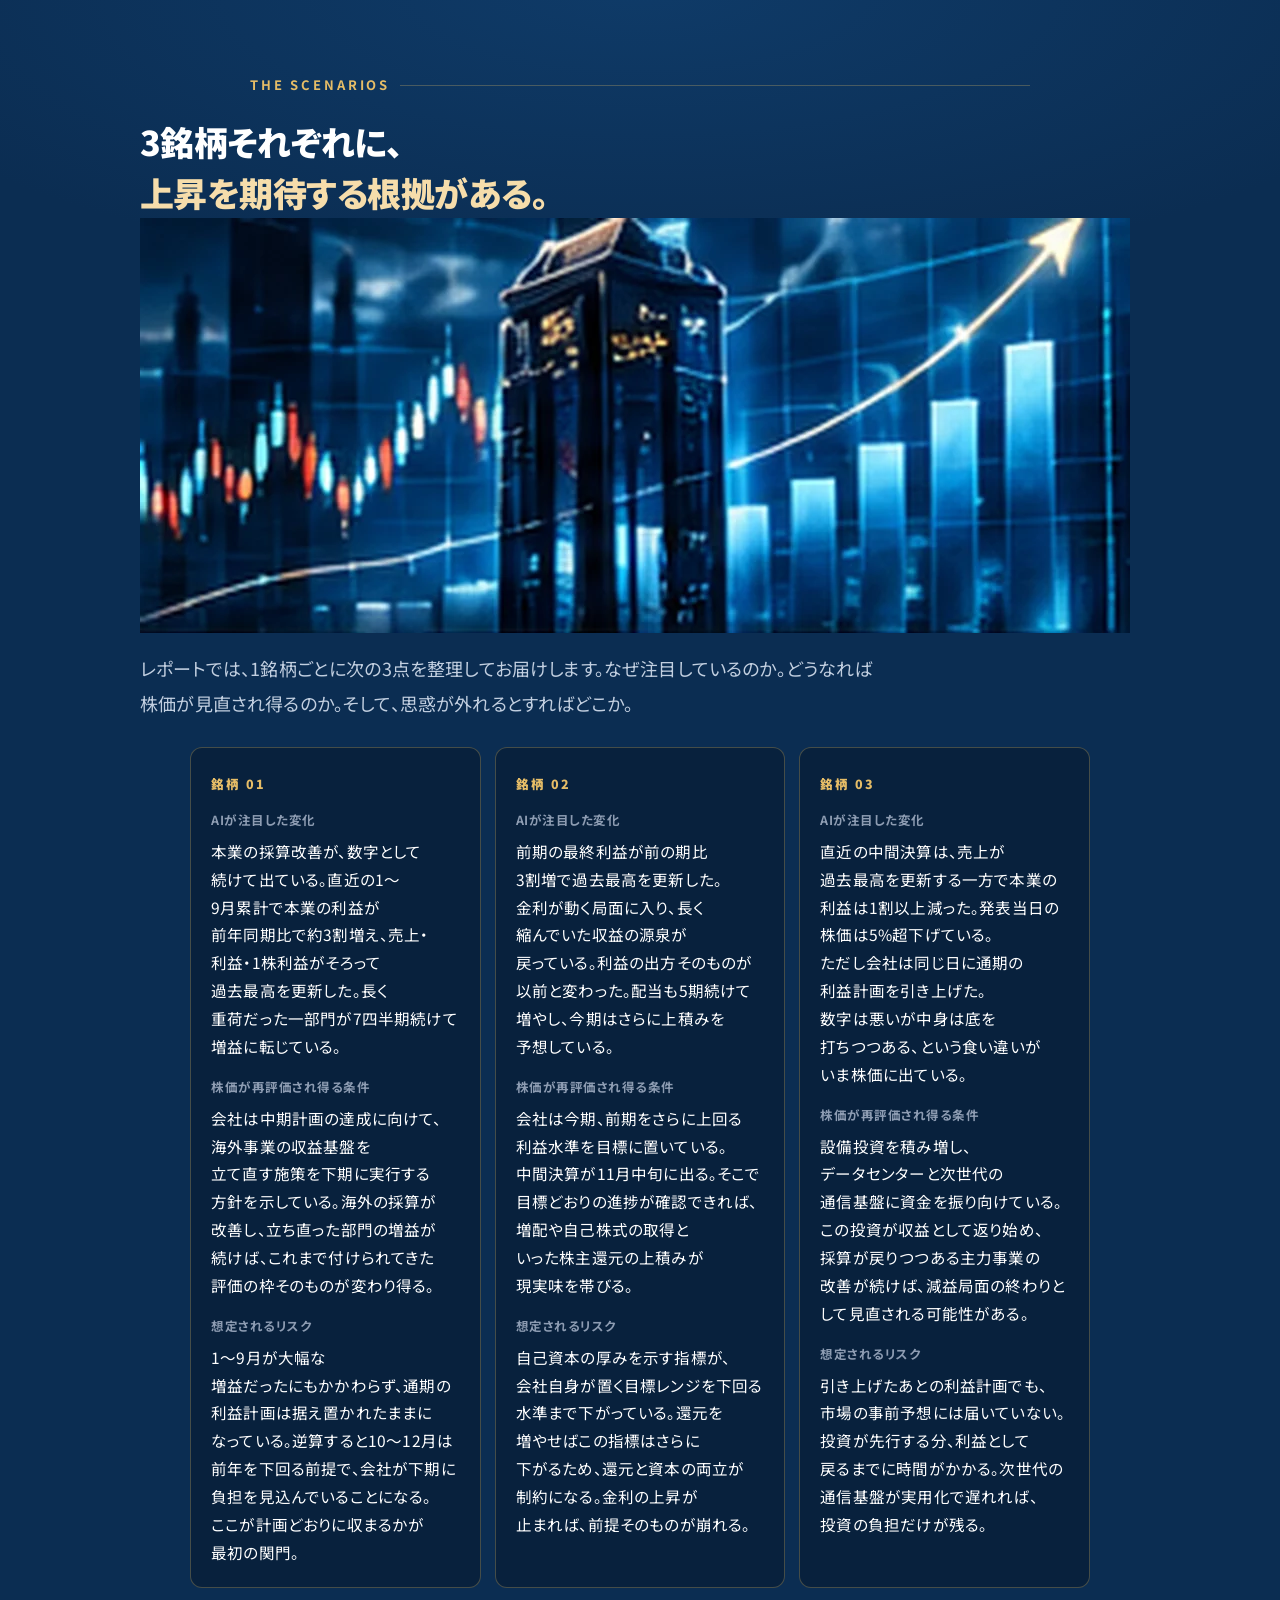
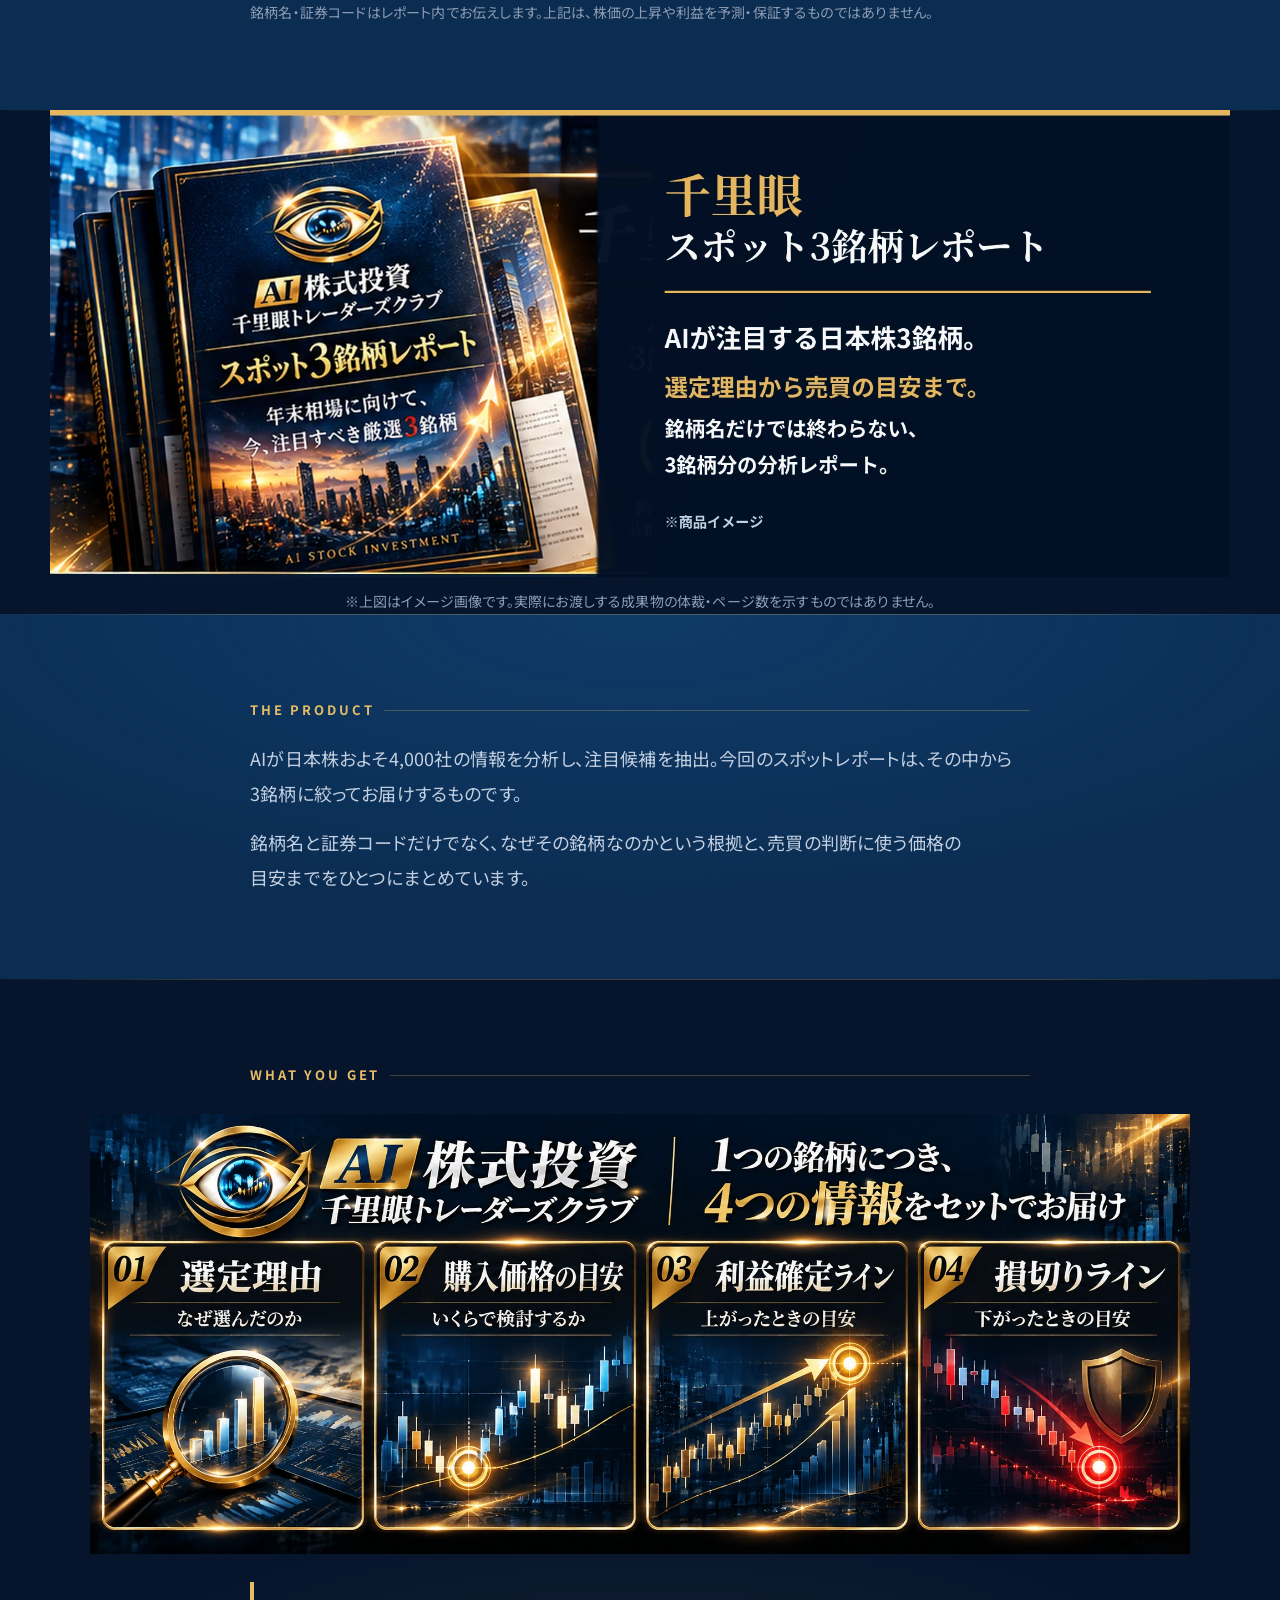
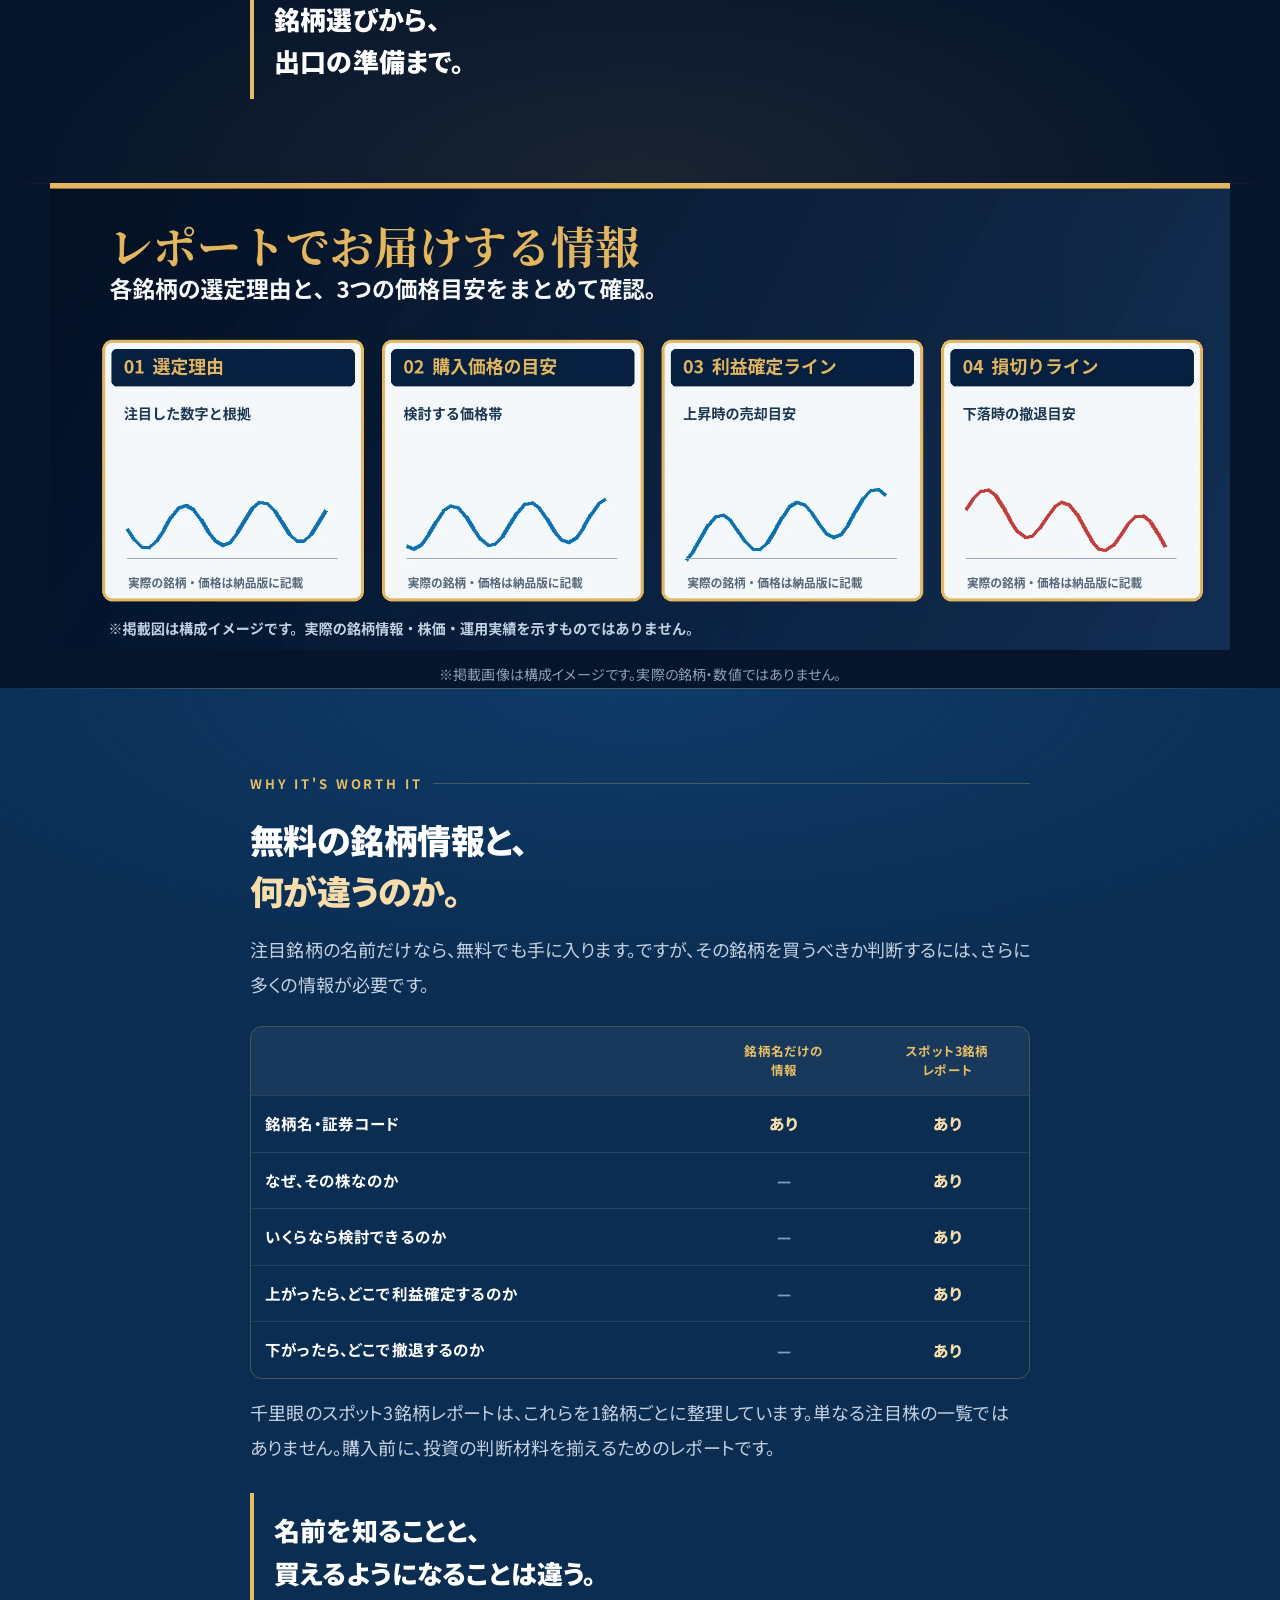
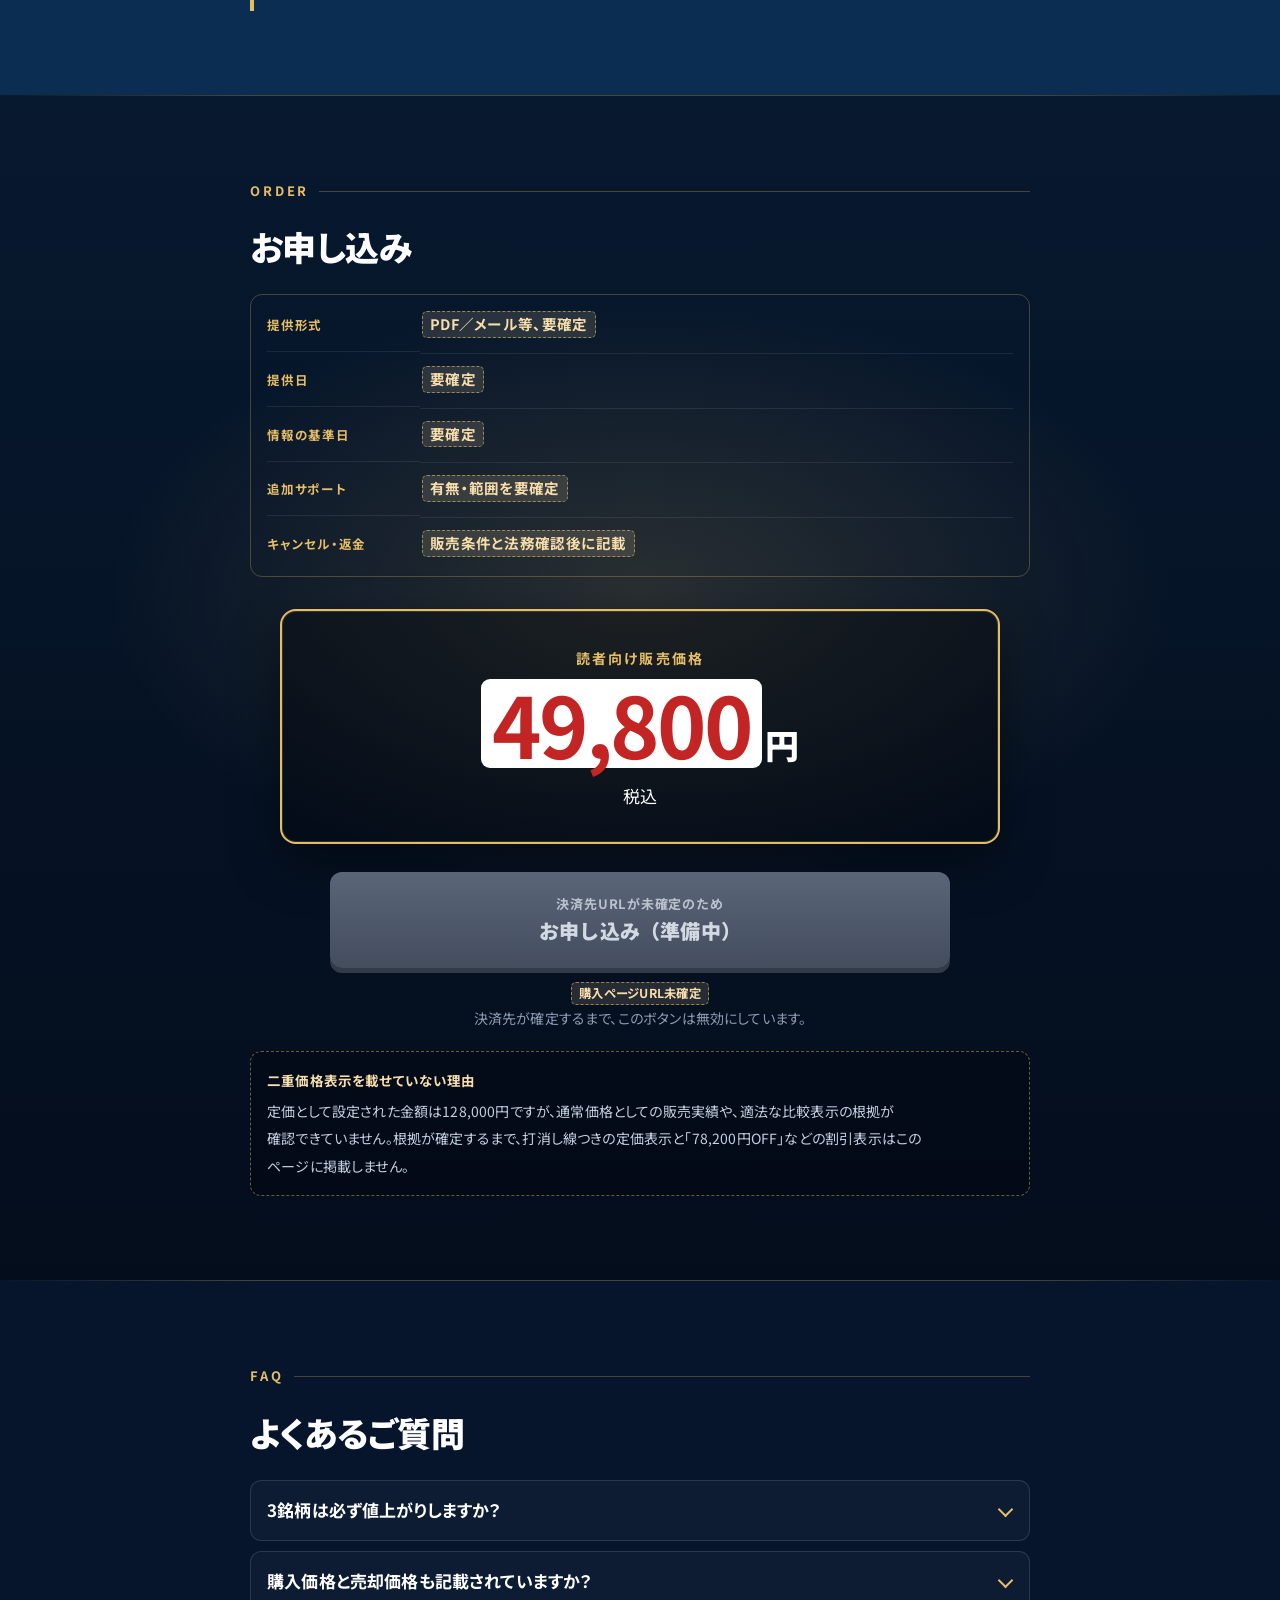
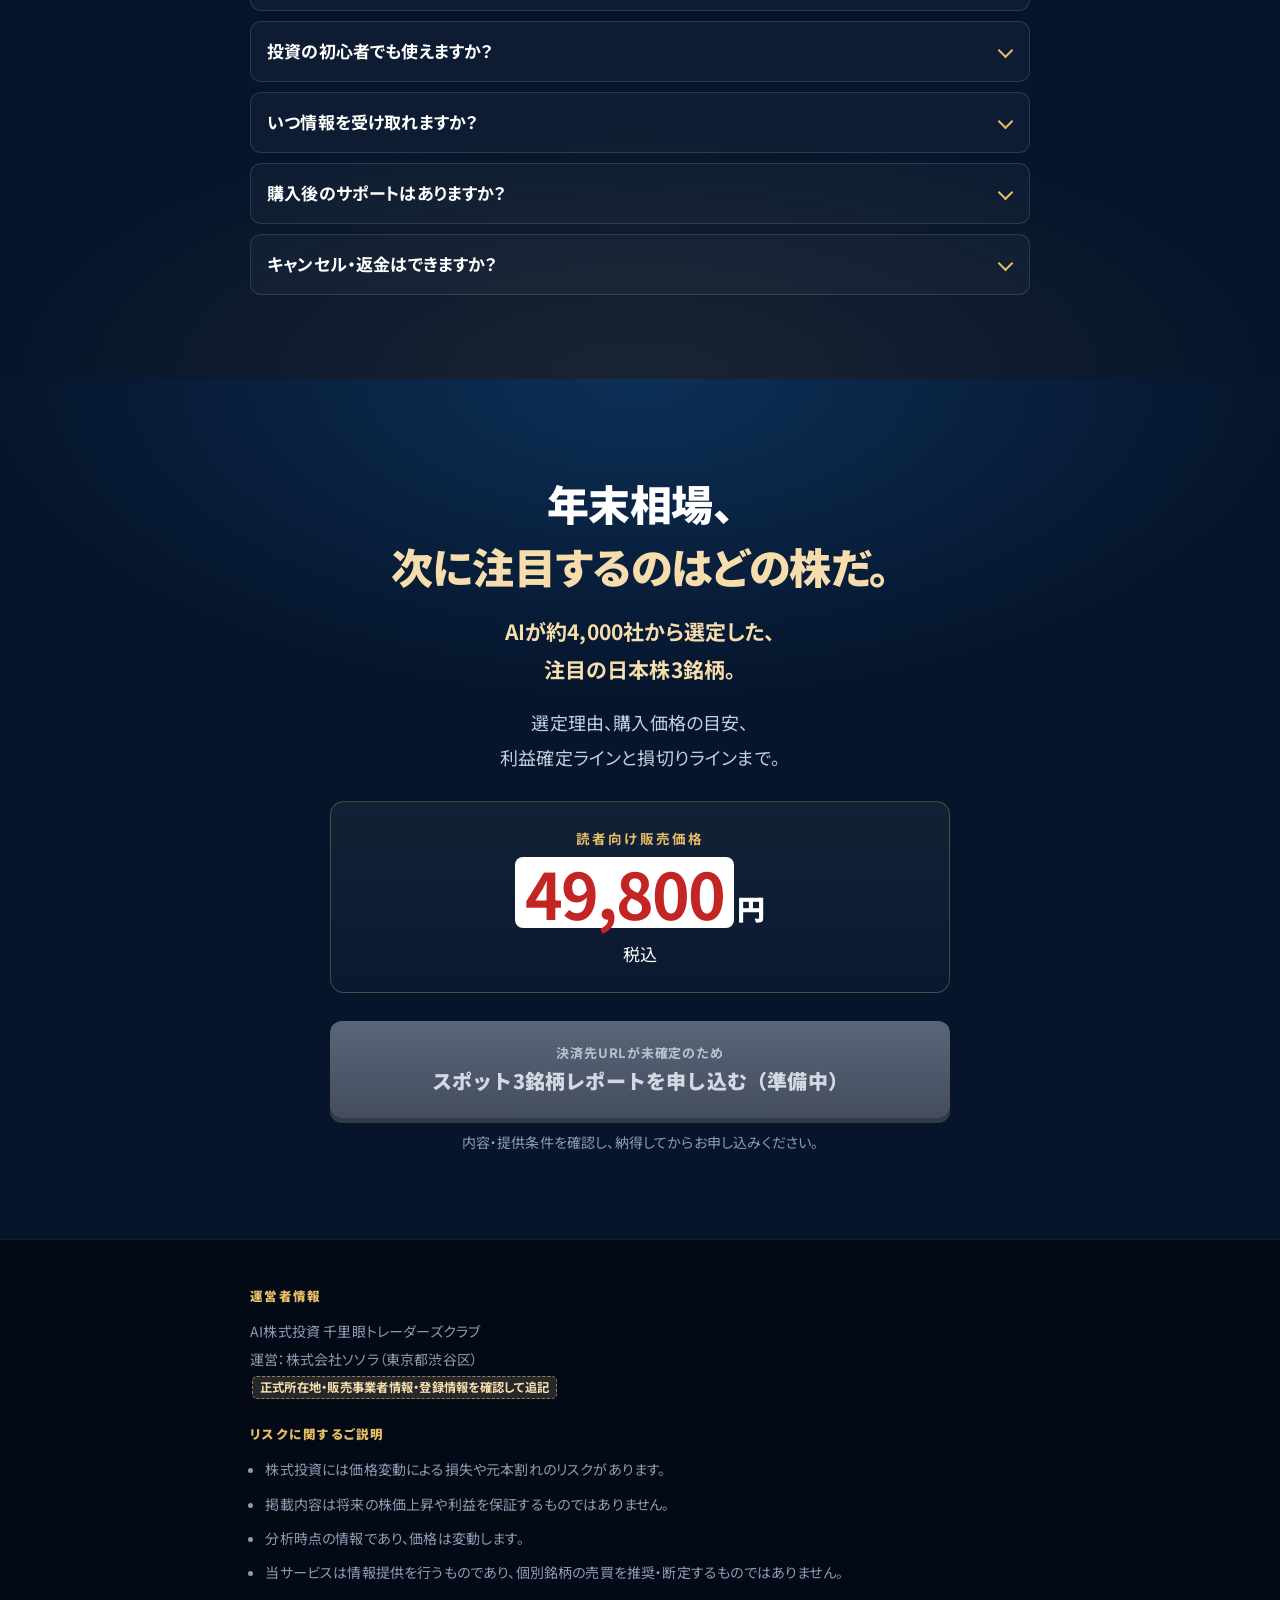
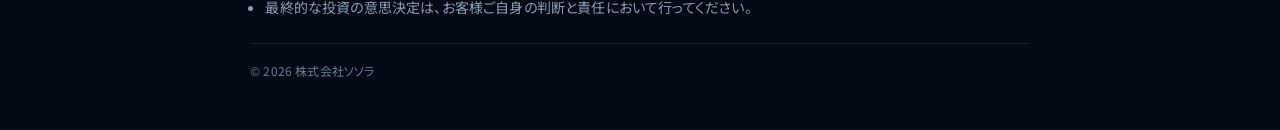
<file: spot3/index.html>
<!DOCTYPE html>
<html lang="ja">
<head>
<meta charset="UTF-8">
<meta name="viewport" content="width=device-width, initial-scale=1.0">
<!-- 公開判断までは検索に載せない -->
<meta name="robots" content="noindex, nofollow">
<meta name="format-detection" content="telephone=no">
<title>千里眼 スポット3銘柄レポート｜AI株式投資 千里眼トレーダーズクラブ</title>
<link rel="icon" type="image/png" href="assets/img/favicon.png">
<link rel="apple-touch-icon" href="assets/img/apple-touch-icon.png">
<link rel="preconnect" href="https://fonts.googleapis.com">
<link rel="preconnect" href="https://fonts.gstatic.com" crossorigin>
<link href="https://fonts.googleapis.com/css2?family=Noto+Sans+JP:wght@400;500;700;900&display=swap" rel="stylesheet">
<link rel="stylesheet" href="assets/css/style.css?v=20261030k">
<link rel="preload" as="image" href="assets/img/hero.webp?v=20261030j" fetchpriority="high" media="(min-width:1000px)">
</head>
<body>

<!-- ============================================================
     1  ファーストビュー

     PC   assets/img/hero.webp（1672x940、文字焼き込み済み）。
          <img> は display:none でも読み込まれてしまうので、
          背景画像で出している。見た目はこれまでと同じ。

     スマホ 文字をHTMLで組む。横長画像を390px幅に縮めると
          下段2行が 8.6px / 10.5px になって読めず、全体も高さ139pxの
          帯にしかならなかった。
          ★ChatGPTの縦長画像（1080x1350）が届いたら、
            .fvsp に hidden を付け、その下の .fvsp-img の
            コメントを外して src を差し替えるだけで入れ替わる。
            4項目（.hpts）も画像に焼き込むなら同じく hidden にする。
     ============================================================ -->
<header class="fv">
  <h1 class="vh">今年の年末で、資産を一気に増やしませんか？ 次に大きく伸びる可能性を秘めた日本株3銘柄を公開。千里眼 スポット3銘柄レポート</h1>

  <div class="fvimg pconly" aria-hidden="true"></div>

  <div class="fvsp sponly">
    <p class="fvsp__eye">年末相場、本気で狙うなら今だ。</p>

    <p class="fvsp__main">
      <span>今年の年末で、</span>
      <span class="hl"><em>資産を一気に</em></span>
      <span>増やしませんか？</span>
    </p>

    <p class="fvsp__sub">次に大きく伸びる可能性を秘めた<br><b>日本株3銘柄</b>を公開。</p>

    <div class="fvsp__plate">
      <img class="mk" src="assets/img/mark.webp" alt=""
           width="128" height="128" decoding="async">
      <p><span>千里眼</span><b>スポット3銘柄レポート</b></p>
    </div>
  </div>

  <!-- 縦長画像が届いたらここを使う（.fvsp は hidden にする）
  <figure class="fvsp-img sponly">
    <img src="assets/img/hero-sp-v2.webp"
         alt="年末相場、本気で狙うなら今だ。今年の年末で、資産を一気に増やしませんか？ 次に大きく伸びる可能性を秘めた日本株3銘柄を公開。千里眼 スポット3銘柄レポート。"
         width="1080" height="1350" fetchpriority="high" decoding="async">
  </figure>
  -->

  <div class="wrap">
    <!-- スマホのみ。画像に焼き込む場合はここを hidden にする。 -->
    <ul class="hpts sponly">
      <li>選定理由</li>
      <li>購入価格の目安</li>
      <li>利益確定ライン</li>
      <li>損切りライン</li>
    </ul>

    <p><a href="#price" class="btn">3銘柄レポートの内容を見る</a></p>
    <p class="btnnote">※掲載図版はイメージです。将来の株価や利益を示すもの、また利益を保証するものではありません。</p>
  </div>
</header>


<!-- ============================================================
     2  読者の悩み
     2026-10-30 文章を主役にして組み直した。

     それまでは problem.webp（1920x760）に見出しと4項目が焼き込まれていて、
     HTMLのリストと二重に出ていた。さらに支給画像の右半分が旧画像のはめ込みで、
     制作管理用の「問題提起セクション」が1文字欠けたまま写り込み、
     最下行「情報が多すぎて、何を信じればいいか分からない」も下端で切れていた。
     → 画像の掲載をやめ、文面はすべてHTMLに起こした。
        problem.webp はファイルとして残してある（assets/img/problem.webp）。

     🔴 右カラムは「文字なしの新画像」待ち。届いたらやることは2つだけ。
        1. 下の figure から hidden を外す
        2. 中の img のコメントを解除して src をその画像に差し替える
        これでPCは左60%／右40%の2カラムに切り替わる。
        画像が無い間は1カラムのまま崩れない（CSSの .pgrid:has(> .pfig:not([hidden])) ）。
     ============================================================ -->
<section class="sec deep">
  <div class="wrap">
    <p class="eyebrow">THE PROBLEM</p>

    <div class="pgrid">
      <h2>株の情報は多い。<br><em>でも、売買は決められない。</em></h2>

      <figure class="pfig">
        <!-- 支給の「株式情報と夜のトレーディングデスク.png」(1536x1024) から
             写真部分だけを切り出したもの（x980-1536 / y137-867 → 556x730）。
             支給画像は左60%に見出しとチェック項目4つが焼き込まれていて、
             そのまま置くと左のHTMLと二重になるため、文字のない右側だけを使う。
             切り出し位置は文字の右端（約x935）より右。人物とモニターは欠けていない。 -->
        <img src="assets/img/problem-photo.webp?v=20261030e"
             alt="夜のトレーディングデスク。株価チャートが並ぶモニターの前で、頬杖をついて考え込む男性の後ろ姿。"
             width="556" height="730" loading="lazy" decoding="async">
      </figure>

      <p class="psub">こんな悩みはありませんか？</p>

      <ul class="worry">
        <li>どの銘柄を選べばいいかわからない</li>
        <li>買う価格の目安がわからない</li>
        <li>利益確定の判断に迷う</li>
        <li>損切りができずに持ち続けてしまう</li>
      </ul>
    </div>

    <p class="lead">「この株が来る」という話は、毎日どこかで流れてきます。けれど銘柄名だけを受け取っても、実際に動けるとは限りません。情報が多すぎて、何を信じればいいか分からない。その状態のまま買ってしまうと、価格が動いたあとで判断を迫られることになります。</p>

    <p class="punch">決めるべきことは、<br>買う前に決めておく。</p>
  </div>
</section>


<!-- ============================================================
     ② なぜ今、日本株なのか
     ============================================================ -->
<section class="sec blue">
  <div class="wrap">
    <p class="eyebrow">WHY NOW</p>

    <div class="vgrid">
      <h2>年末相場を前に、<br><em>日本株の注目材料が動いている。</em></h2>

      <!-- 支給 01_why_now.jpg（1600x900）から内側の絵だけを切り出したもの。
           左上に前の見出しの行末「る。」が残っていたため、左140pxを落としている。
           779x801。拡大素材なので、表示幅はPCで約400pxに抑える。 -->
      <figure class="vfig">
        <img src="assets/img/why-now.webp?v=20261030g"
             alt="夕暮れの街。証券取引所を思わせる建物の脇に、株価ボードとローソク足チャートの大型ディスプレイが並び、手前の街路樹が紅葉している。"
             width="779" height="801" loading="lazy" decoding="async">
      </figure>

      <p class="lead">決算発表。業績予想の修正。新しい成長投資。株価を動かす材料は、日々生まれています。</p>

      <p class="lead">重要なのは、ニュースが出た後に慌てて飛びつくことではありません。どの企業に成長の余地があり、どんな条件で株価の再評価が起こり得るのか。その理由を、先に調べておくことです。</p>

      <p class="punch">年末相場に向けて、<br>今こそ注目銘柄を見極める。</p>

      <p class="lead">そのために、千里眼は3銘柄に絞りました。</p>
    </div>
  </div>
</section>


<!-- ============================================================
     ③ なぜこの3銘柄なのか
     旧「どうやって3銘柄に絞るか」（.steps）はここに統合した。
     同じ「選び方」を2回説明しないため。
     ============================================================ -->
<section class="sec deep">
  <div class="wrap">
    <p class="eyebrow">WHY THESE THREE</p>

    <div class="vgrid">
      <h2>約4,000社から、<br><em>なぜこの3銘柄なのか。</em></h2>

      <!-- 支給 02_why_three.jpg から内側の絵だけを切り出したもの。869x801。
           文字の写り込みはない。拡大素材なので表示幅はPCで約400pxに抑える。 -->
      <figure class="vfig">
        <img src="assets/img/why-three.webp?v=20261030g"
             alt="青く光る脳のイメージ。周囲に株価チャートを映した複数のディスプレイが浮かび、中央にAIの文字が入っている。"
             width="869" height="801" loading="lazy" decoding="async">
      </figure>

      <p class="lead">銘柄選びで大切なのは、名前ではなく理由です。</p>

      <ol class="pillars">
        <li><b>業績はどう変化しているのか</b></li>
        <li><b>今後の成長につながる材料はあるのか</b></li>
        <li><b>現在の株価は、どのように評価できるのか</b></li>
      </ol>
    </div>

    <p class="lead">千里眼は、AIが注目した数字と選定理由を公開します。上昇を期待する根拠を、数字と言葉で確認できる。さらに、購入を検討する価格、利益確定の目安、損切りラインも提示します。</p>

    <p class="note"><span class="tbd">分析方法・使用データ・情報の基準日は、実際の提供内容に合わせて記載</span></p>

    <p class="note">このレポートは、投資判断をご自身で行うための資料です。最終的な売買は、お客様ご自身の判断と責任において行ってください。</p>
  </div>
</section>


<!-- ============================================================
     ④ 上昇シナリオと根拠
     ★枠だけ。実際の分析結果が確定してから埋める。
       架空の銘柄名・数値・上昇率は入れない。
     ============================================================ -->
<section class="sec blue">
  <div class="wrap">
    <p class="eyebrow">THE SCENARIOS</p>

    <div class="vgrid">
      <h2>3銘柄それぞれに、<br><em>上昇を期待する根拠がある。</em></h2>

      <!-- 支給 03_growth_scenario.jpg の上半分だけを切り出したもの。990x415。
           下半分にあった「リスクと条件／注意すべきポイント」のカード2枚は、
           左のカードの文字が切れていたため外した。
           横長なので、右カラムでは高さが出ない。 -->
      <figure class="vfig">
        <img src="assets/img/scenario.webp?v=20261030g"
             alt="夜の高層ビルを背景に、ローソク足チャートと棒グラフ、右上へ伸びる矢印を重ねたイメージ図。"
             width="990" height="415" loading="lazy" decoding="async">
      </figure>

      <p class="lead">レポートでは、1銘柄ごとに次の3点を整理してお届けします。なぜ注目しているのか。どうなれば株価が見直され得るのか。そして、思惑が外れるとすればどこか。</p>
    </div>

    <div class="scen">
      <!-- 中身は公開情報だけで書いている。各社が自分で開示した決算資料と、
           それを報じた記事。推測・予想は書かない。
           根拠は docs/03_銘柄根拠.md に1文ずつ出典を付けて残した。
           銘柄名・証券コードはレポート内で伝えるため、ここには書かない。 -->
      <article class="scard">
        <p class="k">銘柄 01</p>
        <dl>
          <dt>AIが注目した変化</dt>
          <dd>本業の採算改善が、数字として続けて出ている。直近の1〜9月累計で本業の利益が前年同期比で約3割増え、売上・利益・1株利益がそろって過去最高を更新した。長く重荷だった一部門が7四半期続けて増益に転じている。</dd>
          <dt>株価が再評価され得る条件</dt>
          <dd>会社は中期計画の達成に向けて、海外事業の収益基盤を立て直す施策を下期に実行する方針を示している。海外の採算が改善し、立ち直った部門の増益が続けば、これまで付けられてきた評価の枠そのものが変わり得る。</dd>
          <dt>想定されるリスク</dt>
          <dd>1〜9月が大幅な増益だったにもかかわらず、通期の利益計画は据え置かれたままになっている。逆算すると10〜12月は前年を下回る前提で、会社が下期に負担を見込んでいることになる。ここが計画どおりに収まるかが最初の関門。</dd>
        </dl>
      </article>
      <article class="scard">
        <p class="k">銘柄 02</p>
        <dl>
          <dt>AIが注目した変化</dt>
          <dd>前期の最終利益が前の期比3割増で過去最高を更新した。金利が動く局面に入り、長く縮んでいた収益の源泉が戻っている。利益の出方そのものが以前と変わった。配当も5期続けて増やし、今期はさらに上積みを予想している。</dd>
          <dt>株価が再評価され得る条件</dt>
          <dd>会社は今期、前期をさらに上回る利益水準を目標に置いている。中間決算が11月中旬に出る。そこで目標どおりの進捗が確認できれば、増配や自己株式の取得といった株主還元の上積みが現実味を帯びる。</dd>
          <dt>想定されるリスク</dt>
          <dd>自己資本の厚みを示す指標が、会社自身が置く目標レンジを下回る水準まで下がっている。還元を増やせばこの指標はさらに下がるため、還元と資本の両立が制約になる。金利の上昇が止まれば、前提そのものが崩れる。</dd>
        </dl>
      </article>
      <article class="scard">
        <p class="k">銘柄 03</p>
        <dl>
          <dt>AIが注目した変化</dt>
          <dd>直近の中間決算は、売上が過去最高を更新する一方で本業の利益は1割以上減った。発表当日の株価は5%超下げている。ただし会社は同じ日に通期の利益計画を引き上げた。数字は悪いが中身は底を打ちつつある、という食い違いがいま株価に出ている。</dd>
          <dt>株価が再評価され得る条件</dt>
          <dd>設備投資を積み増し、データセンターと次世代の通信基盤に資金を振り向けている。この投資が収益として返り始め、採算が戻りつつある主力事業の改善が続けば、減益局面の終わりとして見直される可能性がある。</dd>
          <dt>想定されるリスク</dt>
          <dd>引き上げたあとの利益計画でも、市場の事前予想には届いていない。投資が先行する分、利益として戻るまでに時間がかかる。次世代の通信基盤が実用化で遅れれば、投資の負担だけが残る。</dd>
        </dl>
      </article>
    </div>

    <p class="note">銘柄名・証券コードはレポート内でお伝えします。上記は、株価の上昇や利益を予測・保証するものではありません。</p>
  </div>
</section>


<!-- ============================================================
     ⑤ 商品紹介
     画像：assets/img/product.webp（03_product_1920x760.png）
     右半分に商品名と説明が焼き込まれている。PCはこの1枚。
     スマホは product-sp.webp（左のモックアップだけを切り出したもの）に差し替える。
     焼き込み文字は390px幅では読めないため、文面は下のHTMLが受け持つ。
     実物の証明ではなくイメージである旨を隣に明記する。
     ============================================================ -->
<section class="band">
  <img class="pconly" src="assets/img/product.webp?v=20261030c"
       alt="千里眼 スポット3銘柄レポート。AIが注目する日本株3銘柄。選定理由から売買の目安まで。銘柄名だけでは終わらない、3銘柄分の分析レポート。商品イメージです。"
       width="1920" height="760" loading="lazy" decoding="async">
  <img class="sponly" src="assets/img/product-sp.webp?v=20261030c"
       alt="千里眼 スポット3銘柄レポートの商品イメージ。"
       width="900" height="760" loading="lazy" decoding="async">
  <p class="bandcap">※上図はイメージ画像です。実際にお渡しする成果物の体裁・ページ数を示すものではありません。</p>
</section>

<section class="sec blue">
  <div class="wrap">
    <p class="eyebrow">THE PRODUCT</p>
    <!-- 同じ商品名が画像に焼き込まれているため、PCでは隠す -->
    <h2 class="dup">千里眼 <em>スポット3銘柄レポート</em></h2>

    <p class="lead">AIが日本株およそ4,000社の情報を分析し、注目候補を抽出。今回のスポットレポートは、その中から3銘柄に絞ってお届けするものです。</p>

    <p class="lead">銘柄名と証券コードだけでなく、なぜその銘柄なのかという根拠と、売買の判断に使う価格の目安までをひとつにまとめています。</p>
  </div>
</section>


<!-- ============================================================
     4  4つの提供情報
     画像：assets/img/four-features.webp（04_four_features_1983x793.png）
     1983x793。見出し「1つの銘柄につき、4つの情報をセットでお届け」と
     4項目のタイトル・説明が焼き込み済み。旧 features.webp（1293x159）の
     切り出し表示を差し替えた。損切りラインの文字欠けはこの新画像で解消。

     PC（1000px〜）はこの画像を幅いっぱいに出す。実寸の半分強で表示されるので
     焼き込み文字がそのまま読める。同じ文面の h2 は画面から隠す（読み上げには残す）。

     1000px未満では画像を出さない。1983pxを390pxに縮めると焼き込み文字が
     5px以下になって読めないため、同じ4項目をHTML/CSSのカードで縦に積む。
     ============================================================ -->
<section class="sec deep">
  <div class="wrap">
    <p class="eyebrow">WHAT YOU GET</p>
    <h2 class="dup">1つの銘柄につき、<br><em>4つの情報</em>をセットでお届け。</h2>

    <figure class="fimg">
      <img src="assets/img/four-features.webp?v=20261030b"
           alt="1つの銘柄につき、4つの情報をセットでお届けします。01 選定理由、なぜ選んだのか。02 購入価格の目安、いくらで検討するか。03 利益確定ライン、上がったときの目安。04 損切りライン、下がったときの目安。"
           width="1983" height="793" loading="lazy" decoding="async">
    </figure>

    <ul class="fcards">
      <li class="fcard">
        <span class="fcard__n">01</span>
        <b>選定理由</b>
        <span class="fcard__s">なぜ選んだのか</span>
      </li>
      <li class="fcard">
        <span class="fcard__n">02</span>
        <b>購入価格の目安</b>
        <span class="fcard__s">いくらで検討するか</span>
      </li>
      <li class="fcard">
        <span class="fcard__n">03</span>
        <b>利益確定ライン</b>
        <span class="fcard__s">上がったときの目安</span>
      </li>
      <li class="fcard">
        <span class="fcard__n">04</span>
        <b>損切りライン</b>
        <span class="fcard__s">下がったときの目安</span>
      </li>
    </ul>

    <p class="punch">銘柄選びから、<br>出口の準備まで。</p>
  </div>
</section>


<!-- ============================================================
     5  レポート構成イメージ
     画像：assets/img/sample.webp（05_sample_1920x760.png）
     見出しと4枚のカードが1枚に収まっている。PCはこのまま。
     スマホは同じ4枚を1枚ずつ切り出した sample-sp-01〜04.webp を縦に積む。
     カード1枚が435pxあるので、390px幅でも中の文字が読める。
     ============================================================ -->
<section class="band pconly">
  <img src="assets/img/sample.webp?v=20261030c"
       alt="レポートでお届けする情報。各銘柄の選定理由と、3つの価格目安をまとめて確認できます。01 選定理由、注目した数字と根拠。02 購入価格の目安、検討する価格帯。03 利益確定ライン、上昇時の売却目安。04 損切りライン、下落時の撤退目安。掲載図は構成イメージです。"
       width="1920" height="760" loading="lazy" decoding="async">
  <p class="bandcap">※掲載画像は構成イメージです。実際の銘柄・数値ではありません。</p>
</section>

<section class="sec deep sponly">
  <div class="wrap">
    <p class="eyebrow">REPORT SAMPLE</p>
    <h2>レポートで<em>お届けする情報</em></h2>
    <p class="lead">各銘柄の選定理由と、3つの価格目安をまとめて確認できます。</p>

    <div class="scards">
      <img src="assets/img/sample-sp-01.webp?v=20261030c"
           alt="01 選定理由。注目した数字と根拠。実際の銘柄・価格は納品版に記載。"
           width="435" height="436" loading="lazy" decoding="async">
      <img src="assets/img/sample-sp-02.webp?v=20261030c"
           alt="02 購入価格の目安。検討する価格帯。実際の銘柄・価格は納品版に記載。"
           width="435" height="436" loading="lazy" decoding="async">
      <img src="assets/img/sample-sp-03.webp?v=20261030c"
           alt="03 利益確定ライン。上昇時の売却目安。実際の銘柄・価格は納品版に記載。"
           width="435" height="436" loading="lazy" decoding="async">
      <img src="assets/img/sample-sp-04.webp?v=20261030c"
           alt="04 損切りライン。下落時の撤退目安。実際の銘柄・価格は納品版に記載。"
           width="435" height="436" loading="lazy" decoding="async">
    </div>

    <p class="bandcap">※掲載画像は構成イメージです。実際の銘柄・数値ではありません。</p>
  </div>
</section>


<!-- ============================================================
     ⑥ なぜ49,800円の価値があるのか
     比較表は「銘柄名だけの情報」との対比。特定の他社を指していない。
     ============================================================ -->
<section class="sec blue">
  <div class="wrap">
    <p class="eyebrow">WHY IT'S WORTH IT</p>
    <h2>無料の銘柄情報と、<br><em>何が違うのか。</em></h2>

    <p class="lead">注目銘柄の名前だけなら、無料でも手に入ります。ですが、その銘柄を買うべきか判断するには、さらに多くの情報が必要です。</p>

    <div class="cmpwrap">
    <table class="cmp">
      <thead>
        <tr>
          <th scope="col"><span class="vh">項目</span></th>
          <th scope="col">銘柄名だけの<br>情報</th>
          <th scope="col">スポット3銘柄<br>レポート</th>
        </tr>
      </thead>
      <tbody>
        <tr><th scope="row">銘柄名・証券コード</th><td class="y">あり</td><td class="y">あり</td></tr>
        <tr><th scope="row">なぜ、その株なのか</th><td class="n">—</td><td class="y">あり</td></tr>
        <tr><th scope="row">いくらなら検討できるのか</th><td class="n">—</td><td class="y">あり</td></tr>
        <tr><th scope="row">上がったら、どこで利益確定するのか</th><td class="n">—</td><td class="y">あり</td></tr>
        <tr><th scope="row">下がったら、どこで撤退するのか</th><td class="n">—</td><td class="y">あり</td></tr>
      </tbody>
    </table>
    </div>

    <p class="lead">千里眼のスポット3銘柄レポートは、これらを1銘柄ごとに整理しています。単なる注目株の一覧ではありません。購入前に、投資の判断材料を揃えるためのレポートです。</p>

    <p class="punch">名前を知ることと、<br>買えるようになることは違う。</p>
  </div>
</section>


<!-- ============================================================
     ⑦ 販売案内
     ※二重価格表示（128,000円→49,800円／78,200円OFF）は、
       比較対照価格の根拠が未確認のため掲載していない。
     ============================================================ -->
<section class="sec pricesec" id="price">
  <div class="wrap">
    <p class="eyebrow">ORDER</p>
    <h2>お申し込み</h2>

    <div class="spec">
      <dl>
        <dt>提供形式</dt>
        <dd><span class="tbd">PDF／メール等、要確定</span></dd>
        <dt>提供日</dt>
        <dd><span class="tbd">要確定</span></dd>
        <dt>情報の基準日</dt>
        <dd><span class="tbd">要確定</span></dd>
        <dt>追加サポート</dt>
        <dd><span class="tbd">有無・範囲を要確定</span></dd>
        <dt>キャンセル・返金</dt>
        <dd><span class="tbd">販売条件と法務確認後に記載</span></dd>
      </dl>
    </div>

    <div class="pricecard">
      <p class="k">読者向け販売価格</p>
      <p class="v"><b>49,800</b><i>円</i></p>
      <p class="tax">税込</p>
    </div>

    <button type="button" class="btn" disabled>
      <small>決済先URLが未確定のため</small>
      お申し込み（準備中）
    </button>
    <p class="btnnote">
      <span class="tbd">購入ページURL未確定</span><br>
      決済先が確定するまで、このボタンは無効にしています。
    </p>

    <div class="hold">
      <b>二重価格表示を載せていない理由</b>
      定価として設定された金額は128,000円ですが、通常価格としての販売実績や、適法な比較表示の根拠が確認できていません。根拠が確定するまで、打消し線つきの定価表示と「78,200円OFF」などの割引表示はこのページに掲載しません。
    </div>
  </div>
</section>


<!-- ============================================================
     FAQ
     ============================================================ -->
<section class="sec deep">
  <div class="wrap">
    <p class="eyebrow">FAQ</p>
    <h2>よくあるご質問</h2>

    <div class="faq">
      <details>
        <summary>3銘柄は必ず値上がりしますか？</summary>
        <p class="a">値上がりや利益を保証するものではありません。レポートは銘柄選定と投資判断のための情報です。</p>
      </details>
      <details>
        <summary>購入価格と売却価格も記載されていますか？</summary>
        <p class="a">購入を検討する価格、利益確定・損切りの目安をそれぞれ記載します。必ずその価格で取引できるわけではありません。</p>
      </details>
      <details>
        <summary>投資の初心者でも使えますか？</summary>
        <p class="a">銘柄名だけでなく、なぜその銘柄なのかという理由と、売買の判断に使う価格の目安まで記載しています。ご自身で判断するための材料としてお使いください。</p>
      </details>
      <details>
        <summary>いつ情報を受け取れますか？</summary>
        <p class="a"><span class="tbd">提供日時・提供形式を確定後に記載</span></p>
      </details>
      <details>
        <summary>購入後のサポートはありますか？</summary>
        <p class="a"><span class="tbd">実際のサポート範囲を確定後に記載</span></p>
      </details>
      <details>
        <summary>キャンセル・返金はできますか？</summary>
        <p class="a"><span class="tbd">販売条件と法務確認後に記載</span></p>
      </details>
    </div>
  </div>
</section>


<!-- ============================================================
     8  最終CTA
     ============================================================ -->
<section class="final">
  <div class="wrap">
    <h2>年末相場、<br><em>次に注目するのはどの株だ。</em></h2>
    <p class="catch">AIが約4,000社から選定した、<br>注目の日本株3銘柄。</p>
    <p class="lead">選定理由、購入価格の目安、<br>利益確定ラインと損切りラインまで。</p>

    <div class="pricebox">
      <p class="k">読者向け販売価格</p>
      <p class="v"><b>49,800</b><i>円</i></p>
      <p class="tax">税込</p>
    </div>

    <button type="button" class="btn" disabled>
      <small>決済先URLが未確定のため</small>
      スポット3銘柄レポートを申し込む（準備中）
    </button>
    <p class="btnnote">内容・提供条件を確認し、納得してからお申し込みください。</p>
  </div>
</section>


<footer class="ft">
  <div class="wrap">
    <div class="biz">
      <h3>運営者情報</h3>
      <p>AI株式投資 千里眼トレーダーズクラブ</p>
      <p>運営：株式会社ソソラ（東京都渋谷区）</p>
      <p><span class="tbd">正式所在地・販売事業者情報・登録情報を確認して追記</span></p>
    </div>

    <h3>リスクに関するご説明</h3>
    <ul>
      <li>株式投資には価格変動による損失や元本割れのリスクがあります。</li>
      <li>掲載内容は将来の株価上昇や利益を保証するものではありません。</li>
      <li>分析時点の情報であり、価格は変動します。</li>
      <li>当サービスは情報提供を行うものであり、個別銘柄の売買を推奨・断定するものではありません。</li>
      <li>最終的な投資の意思決定は、お客様ご自身の判断と責任において行ってください。</li>
    </ul>

    <p class="cr">&copy; <span id="yr">2026</span> 株式会社ソソラ</p>
  </div>
</footer>

<script>
  document.getElementById('yr').textContent = new Date().getFullYear();
</script>

</body>
</html>
</file>
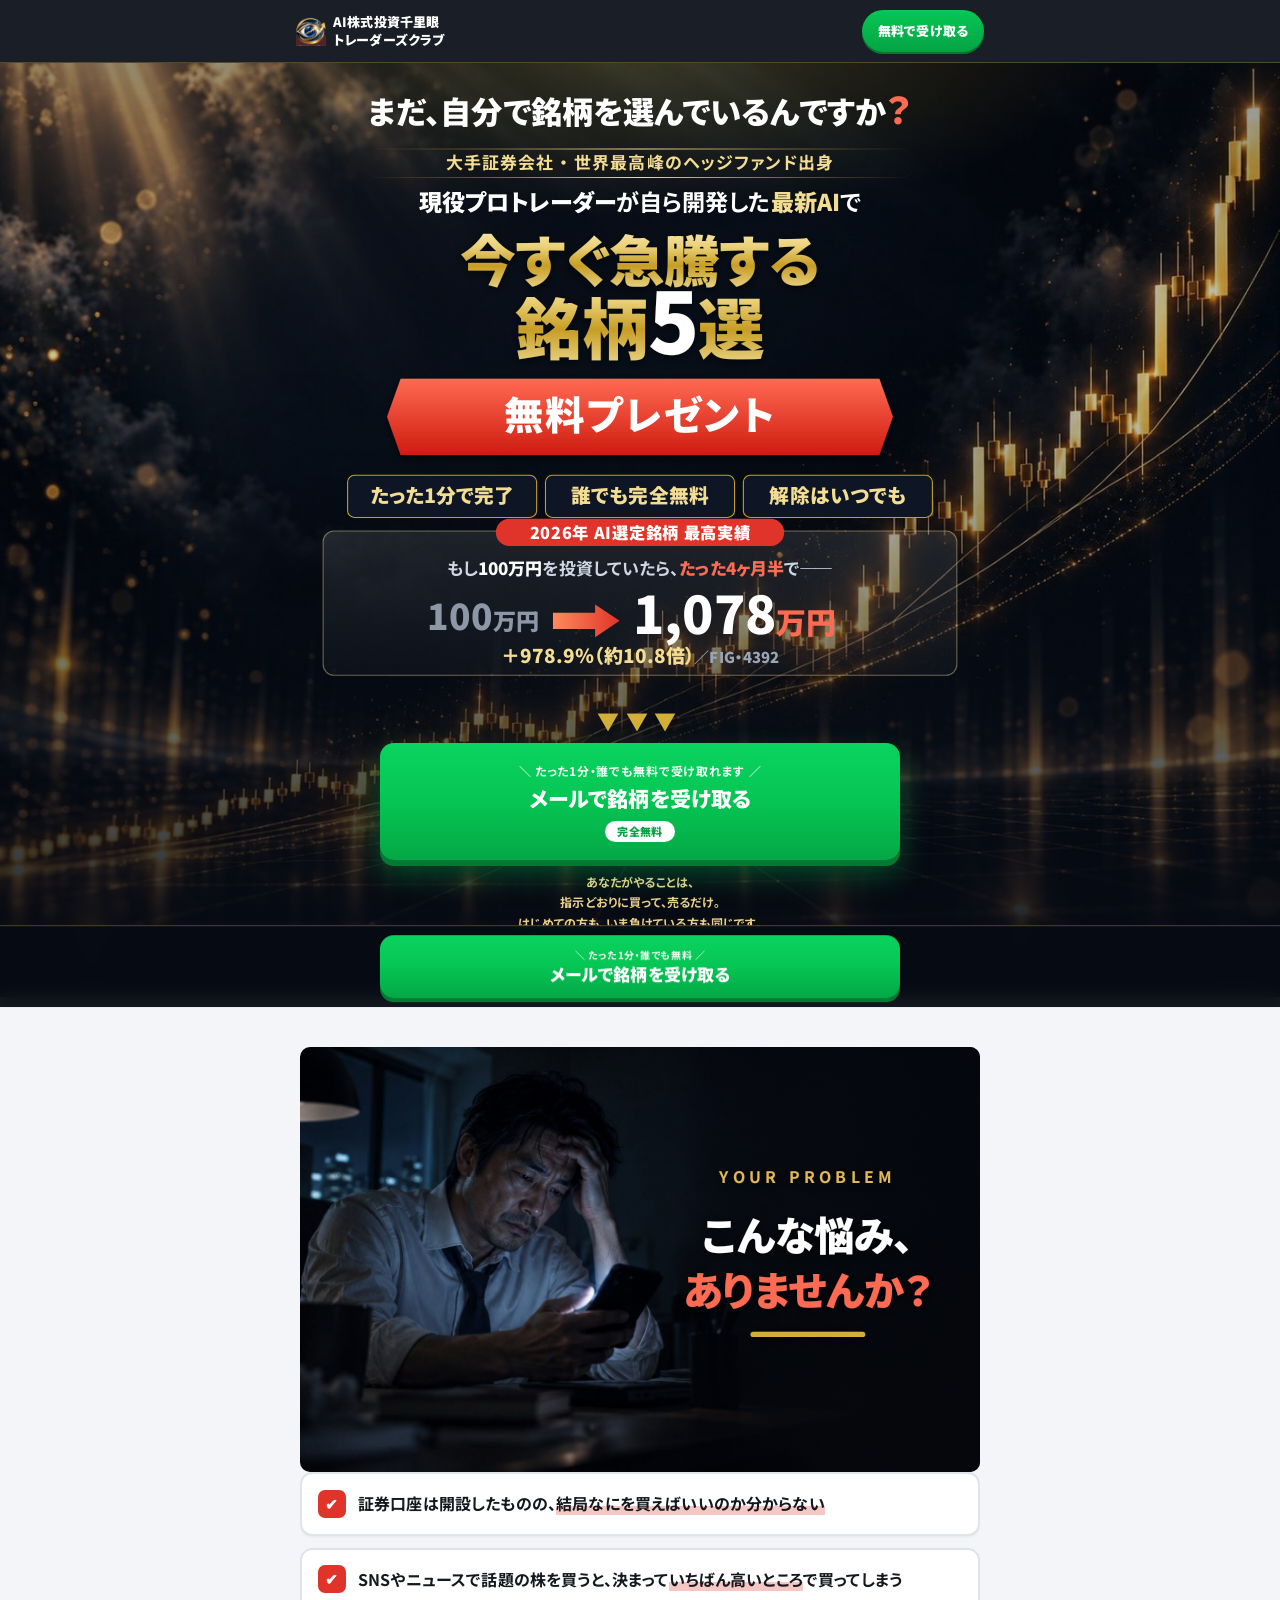
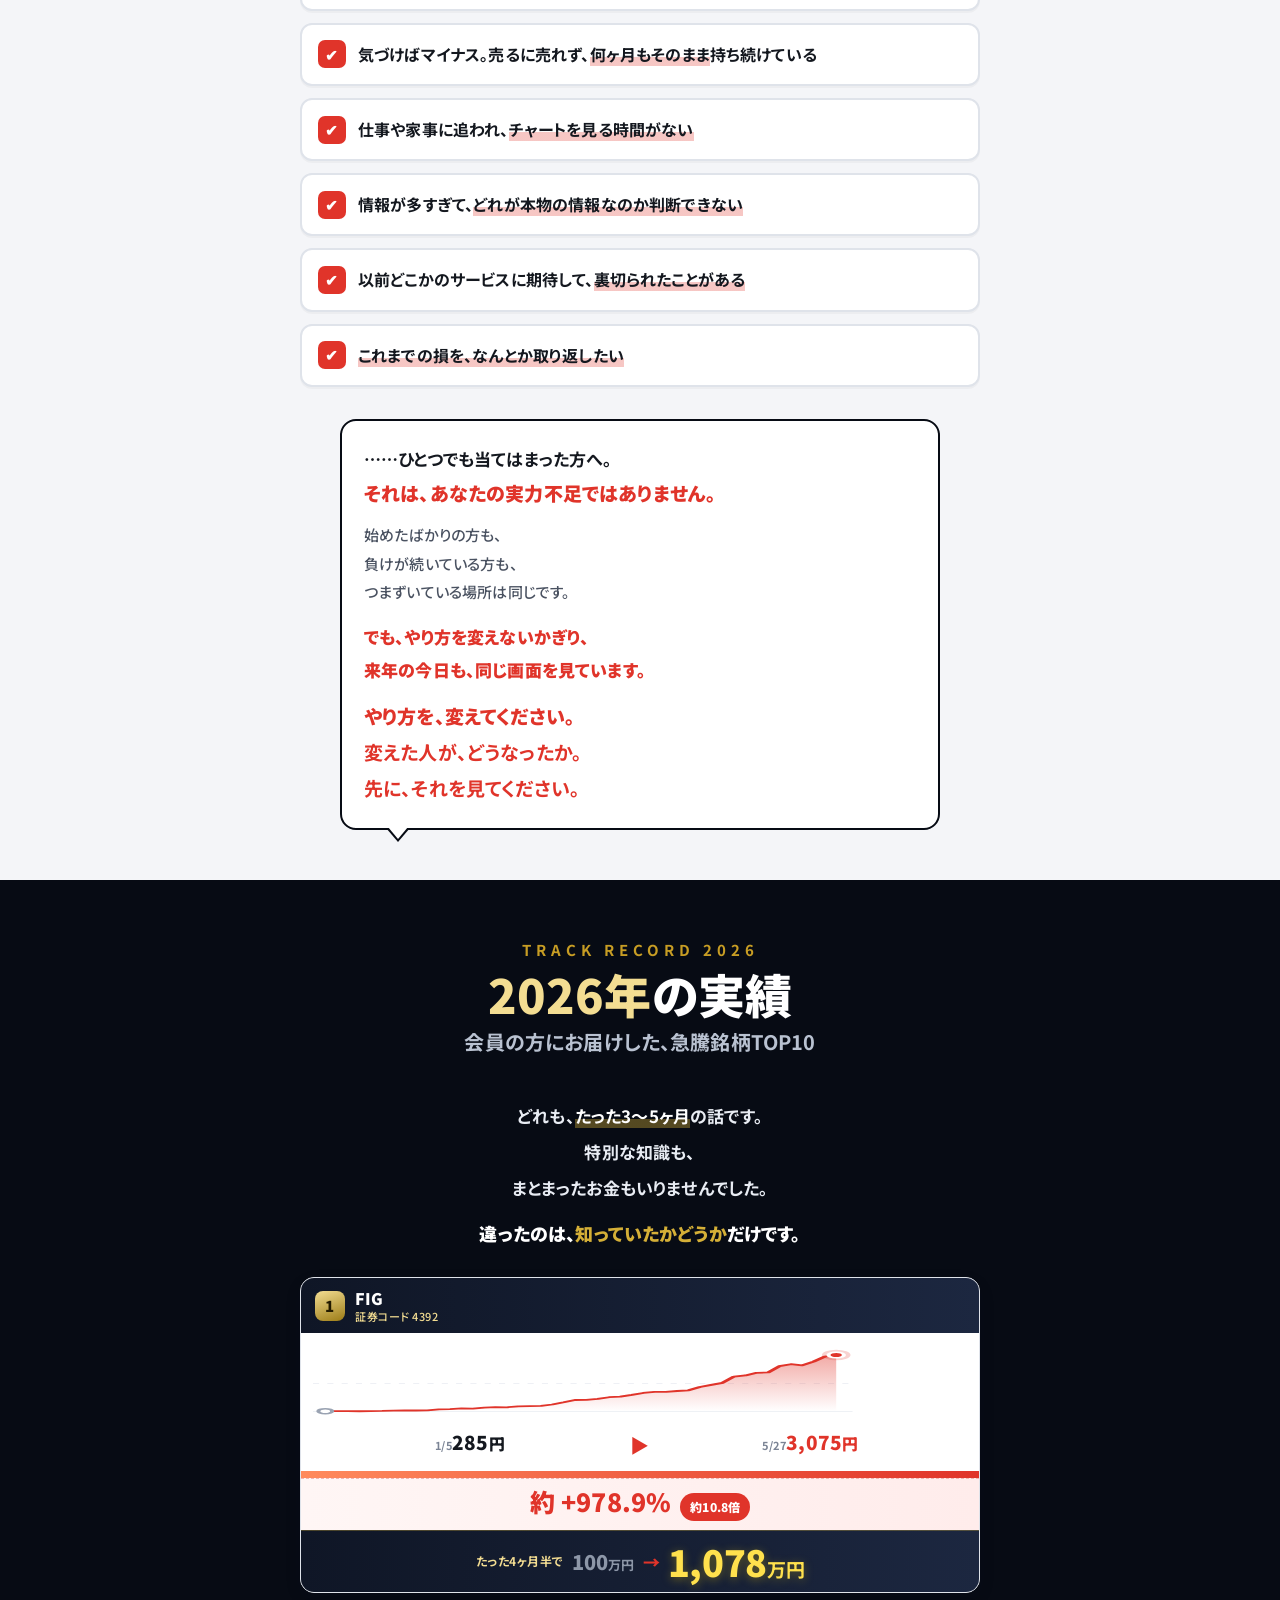
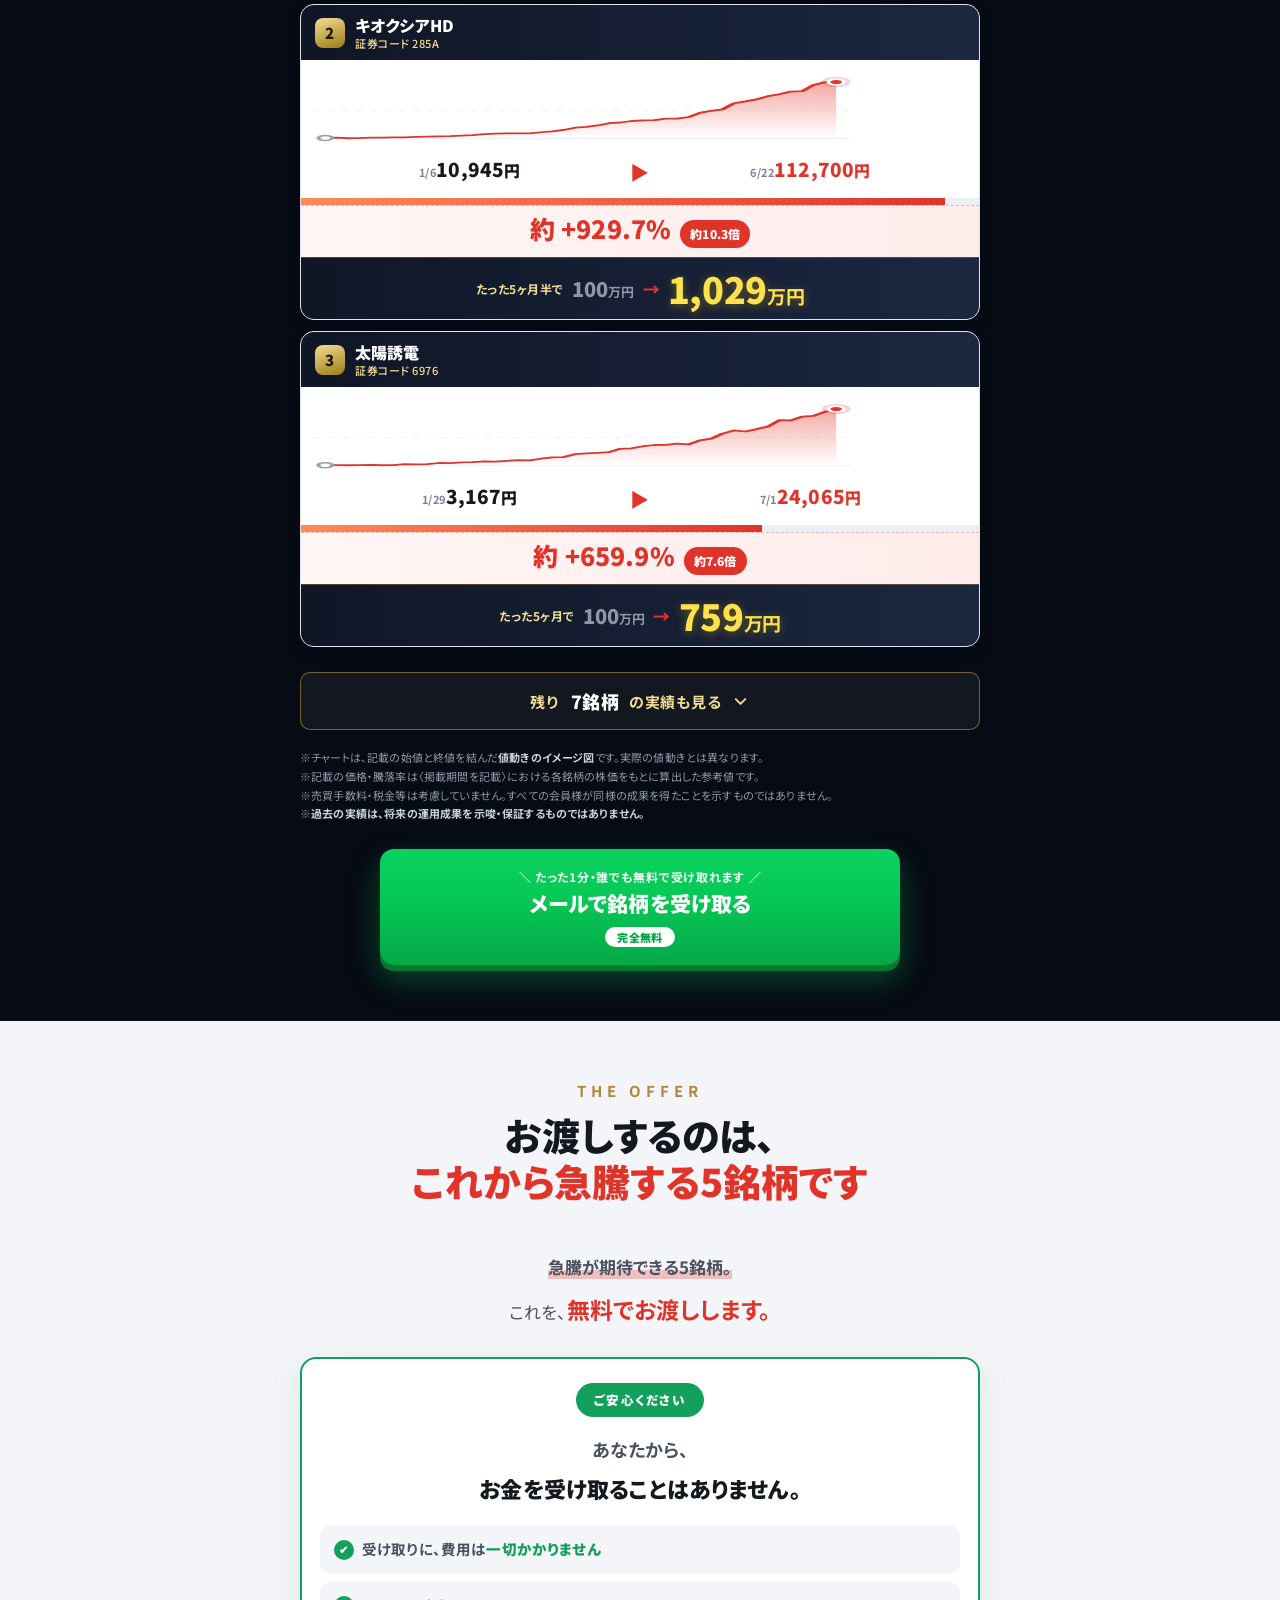
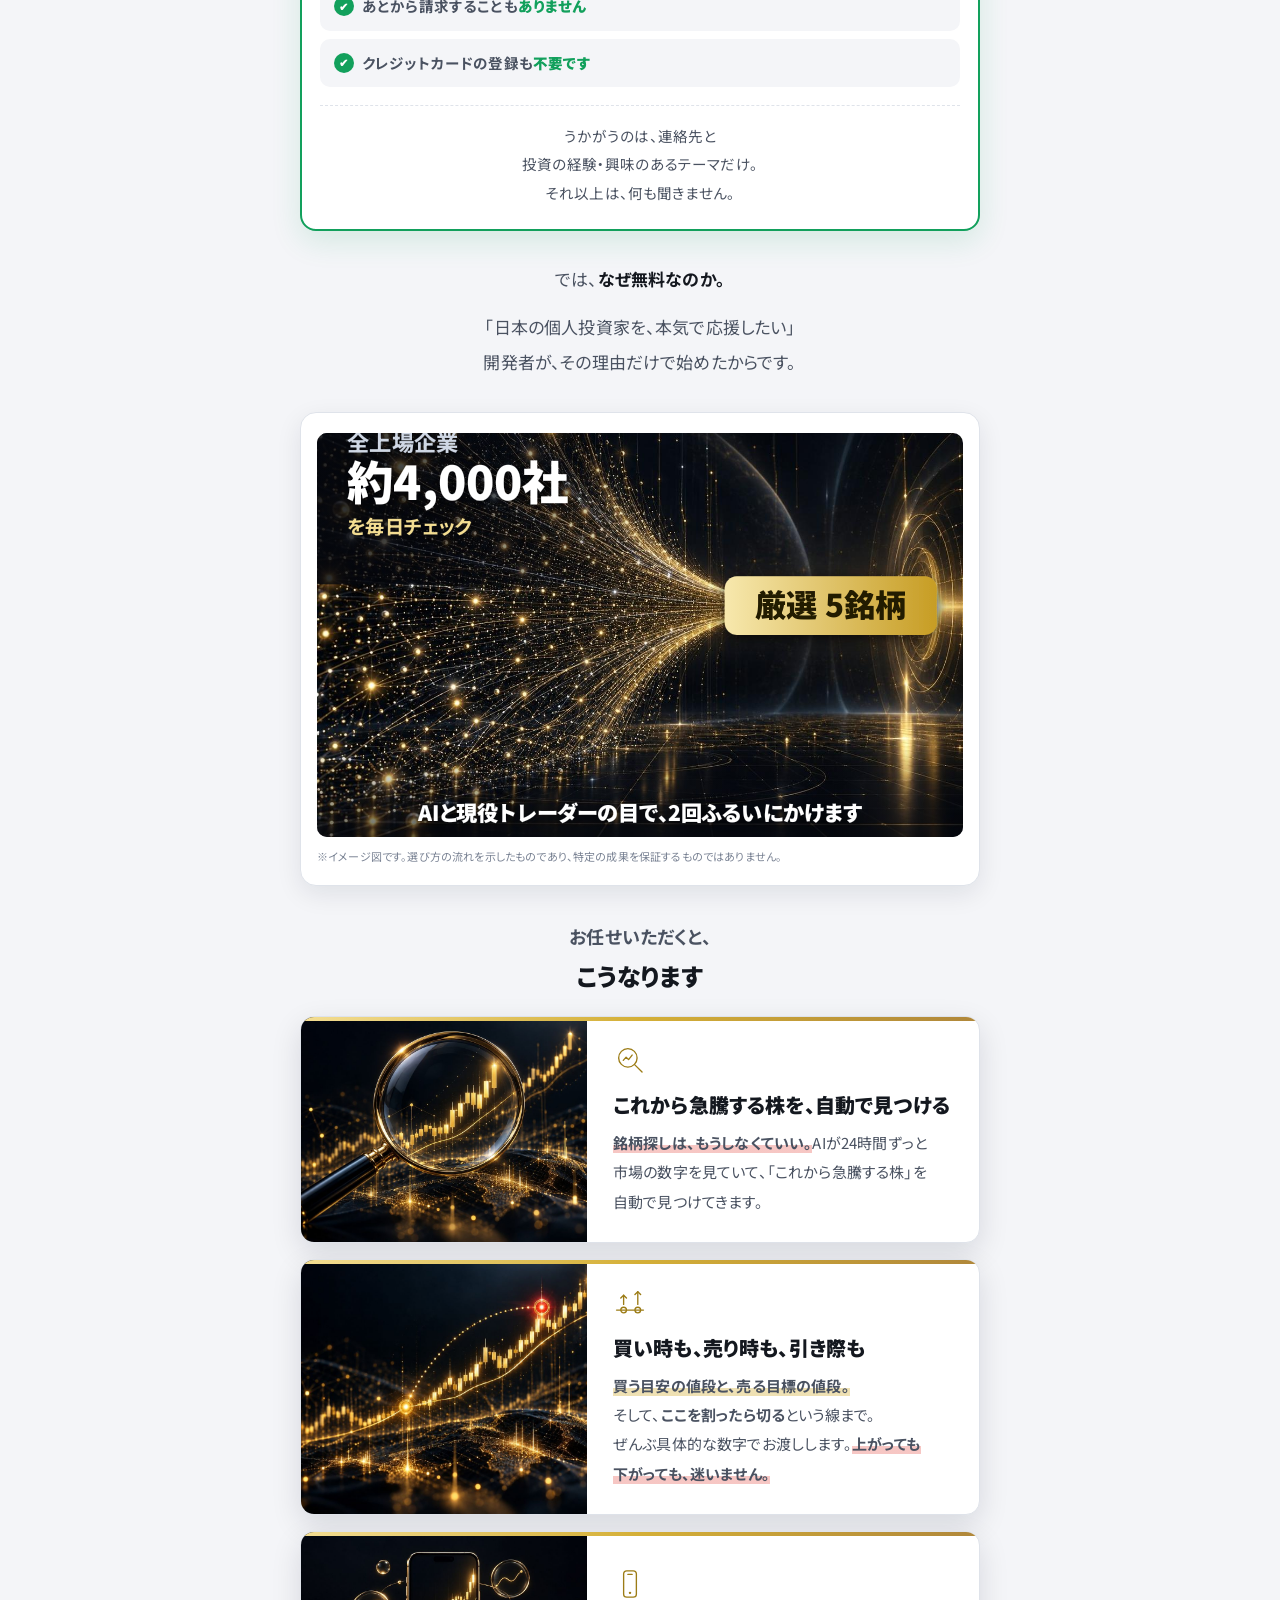
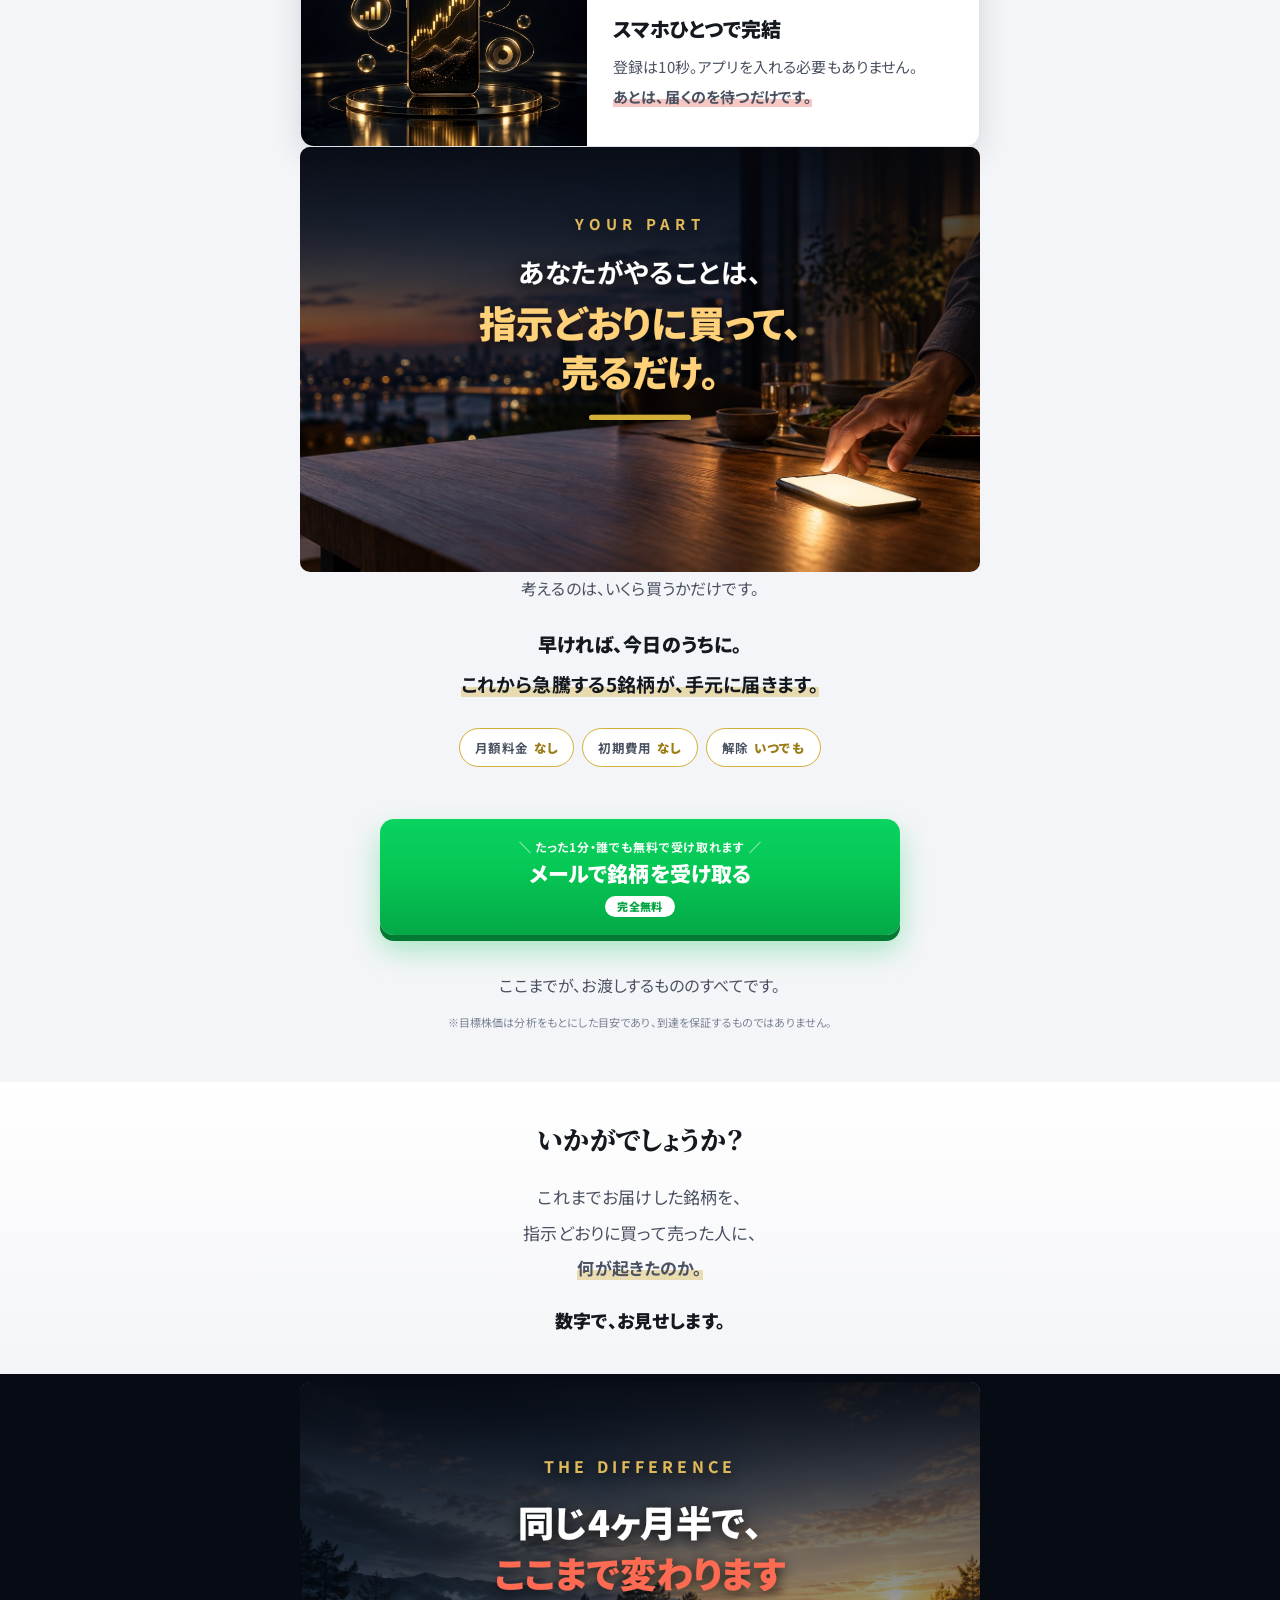
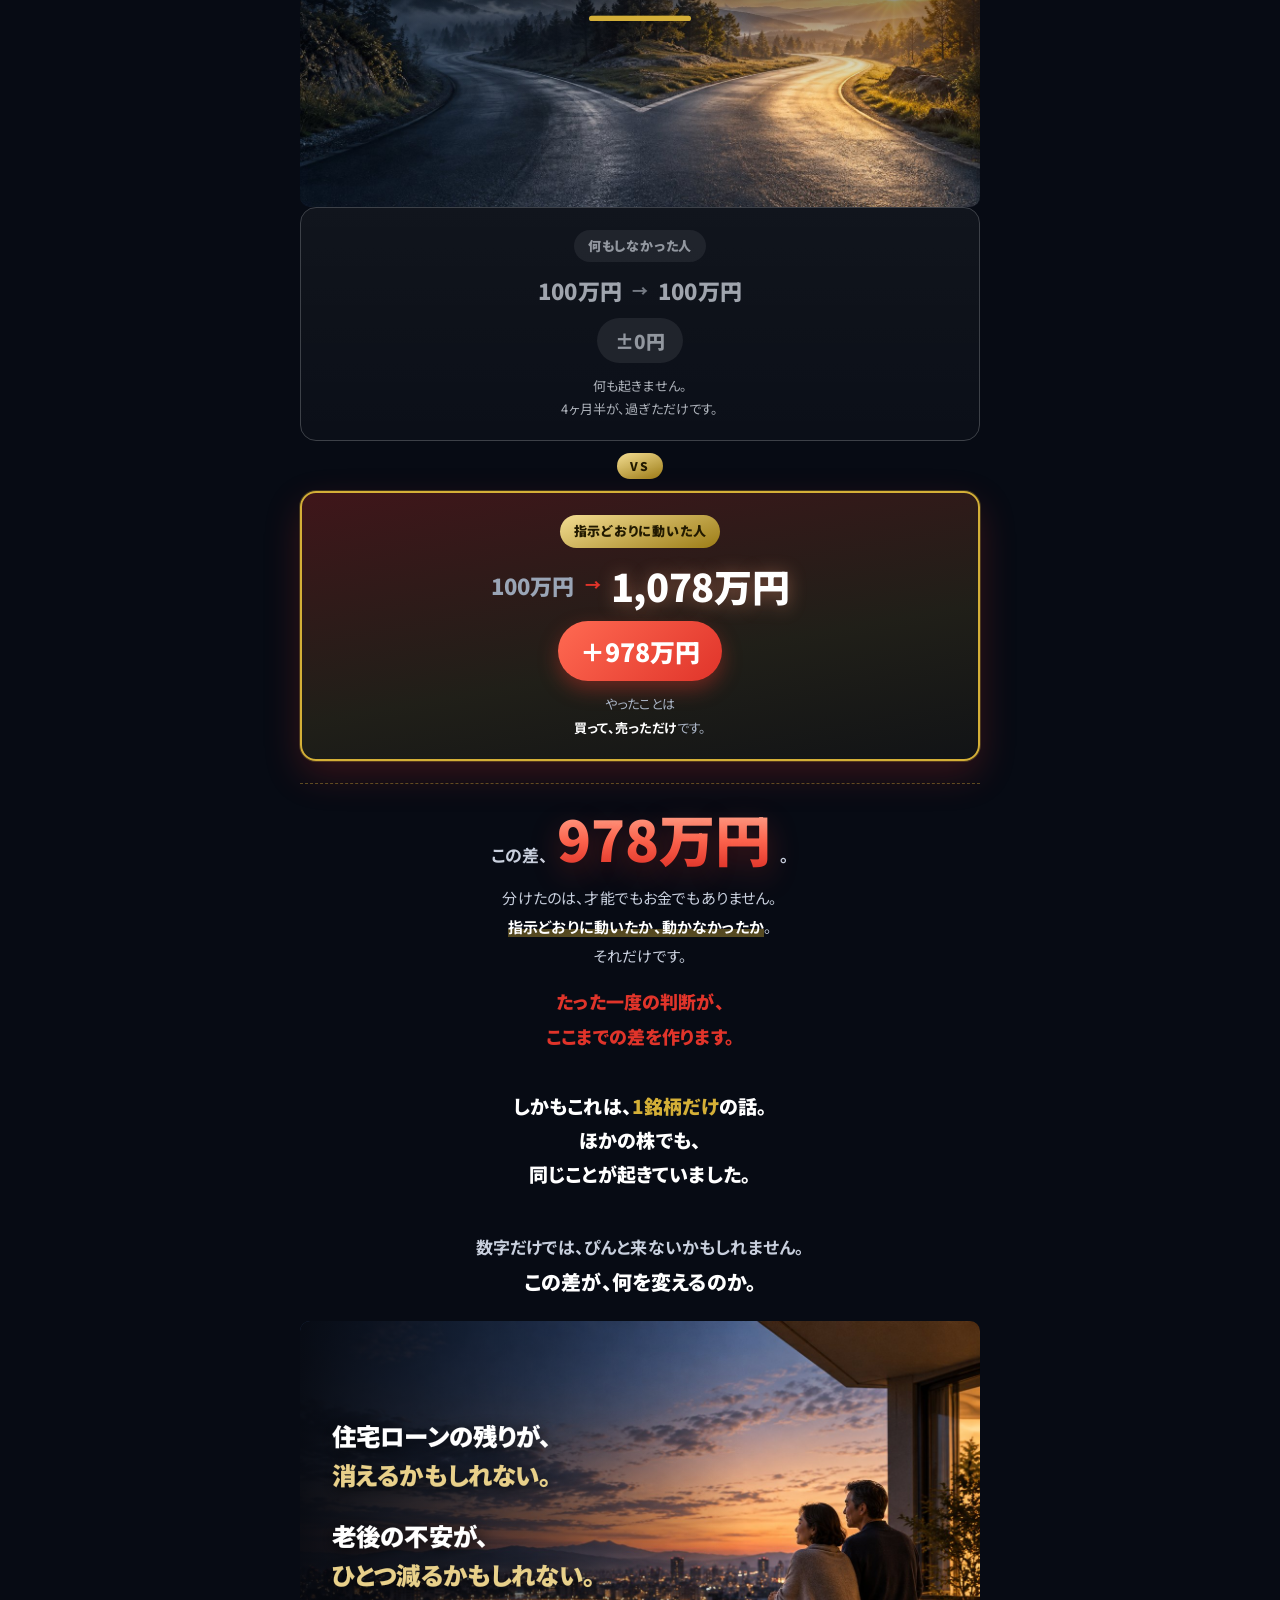
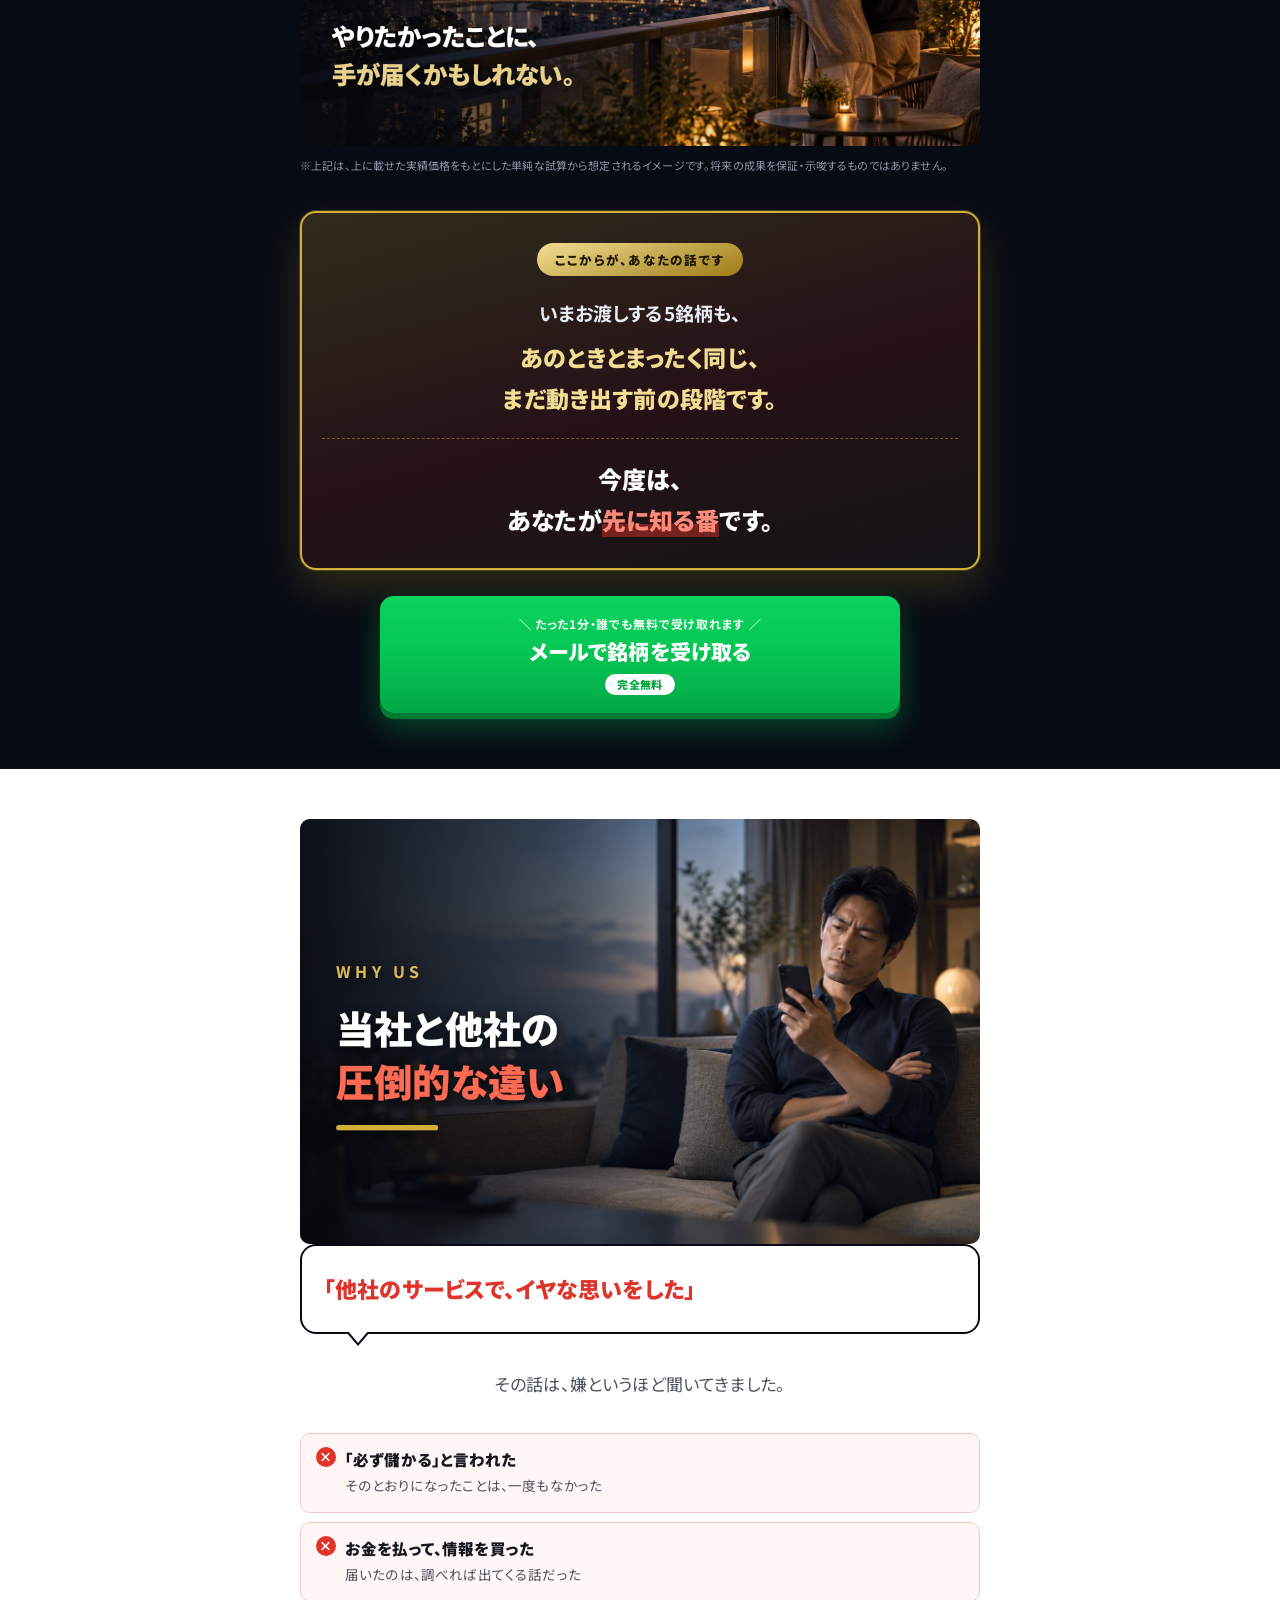
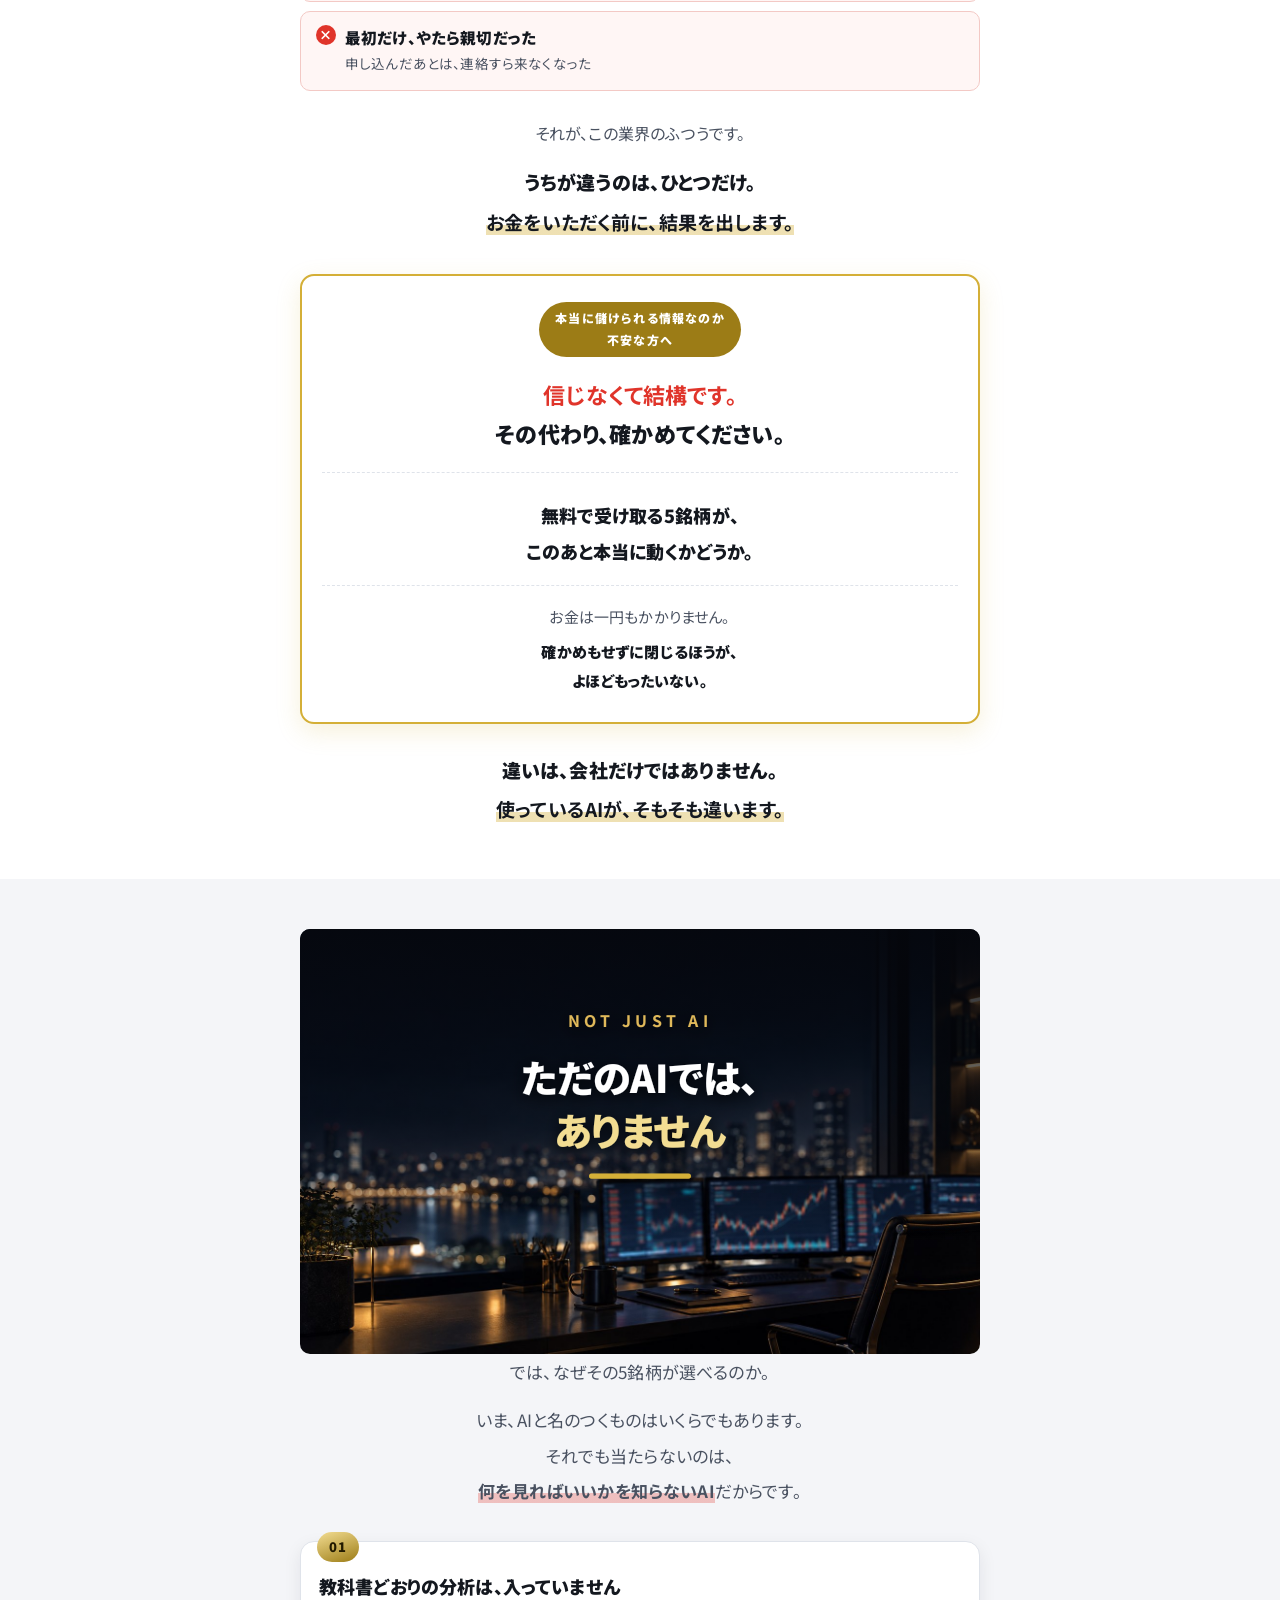
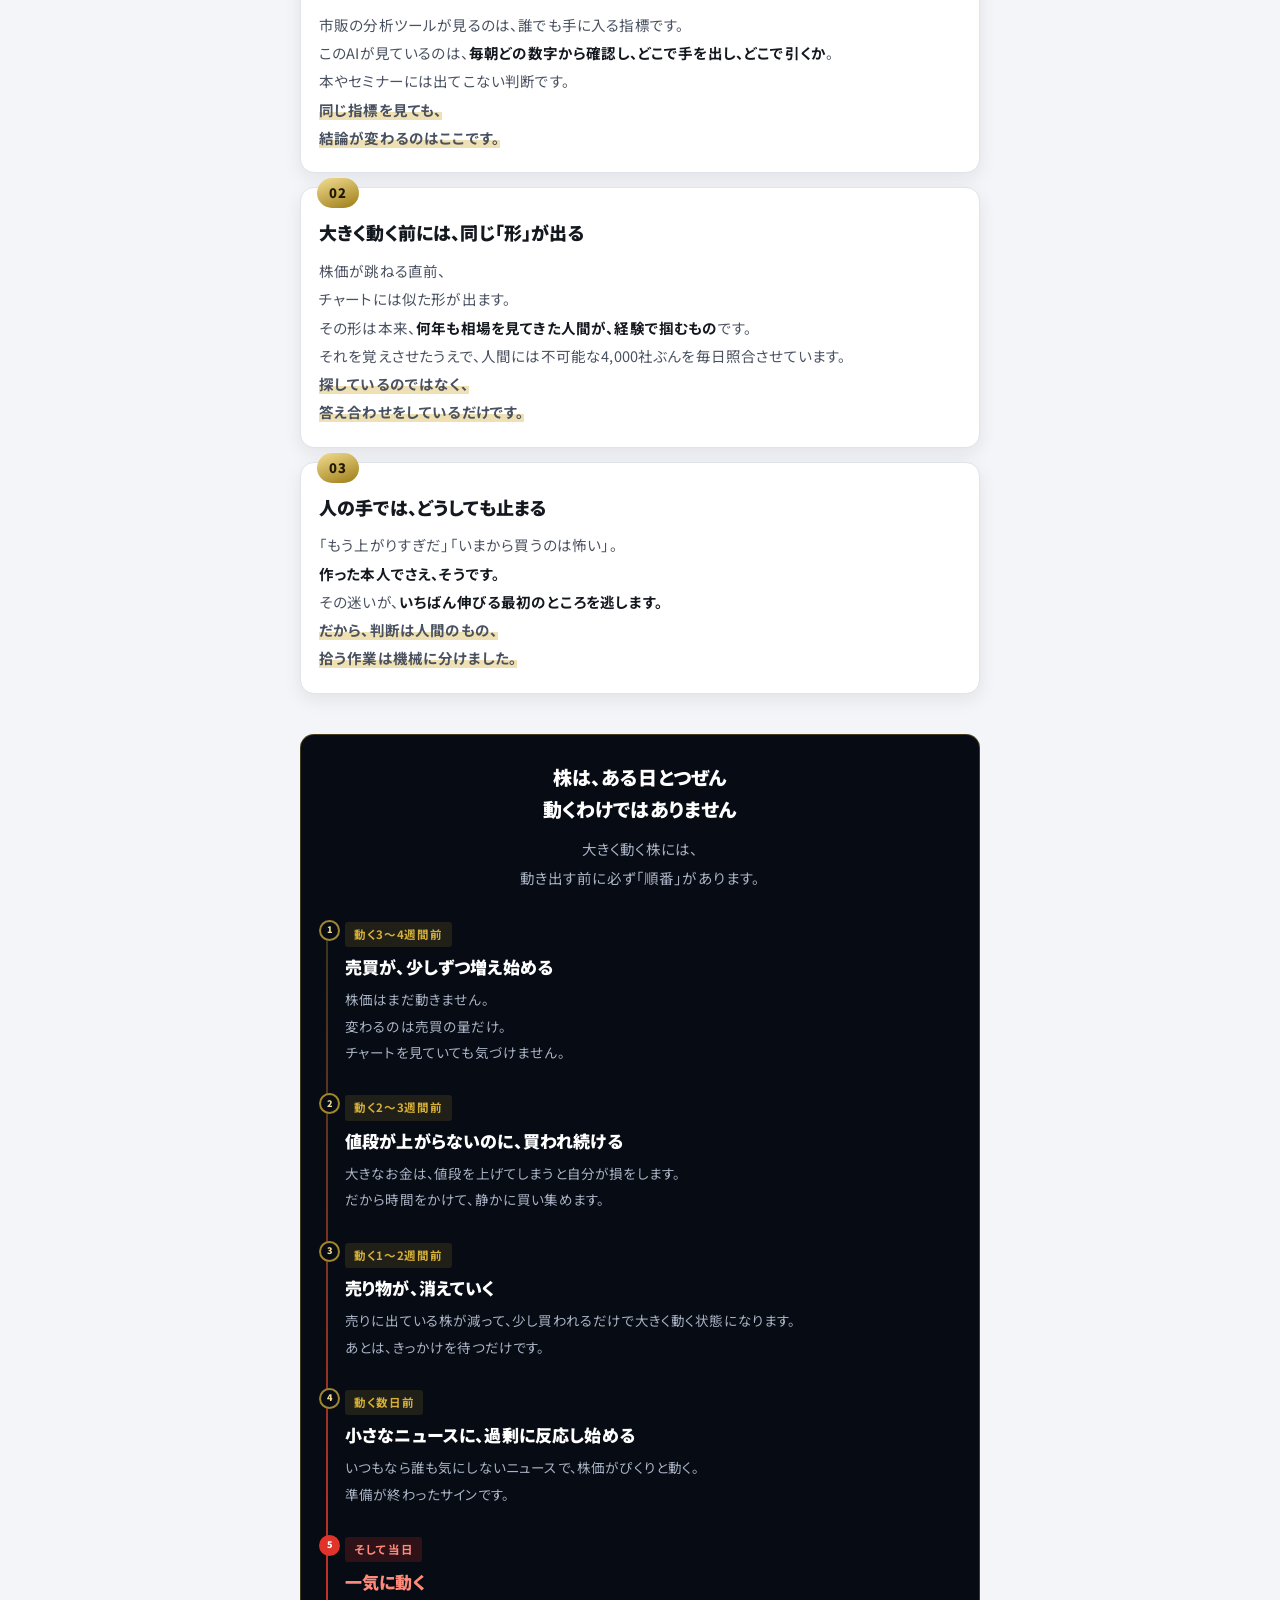
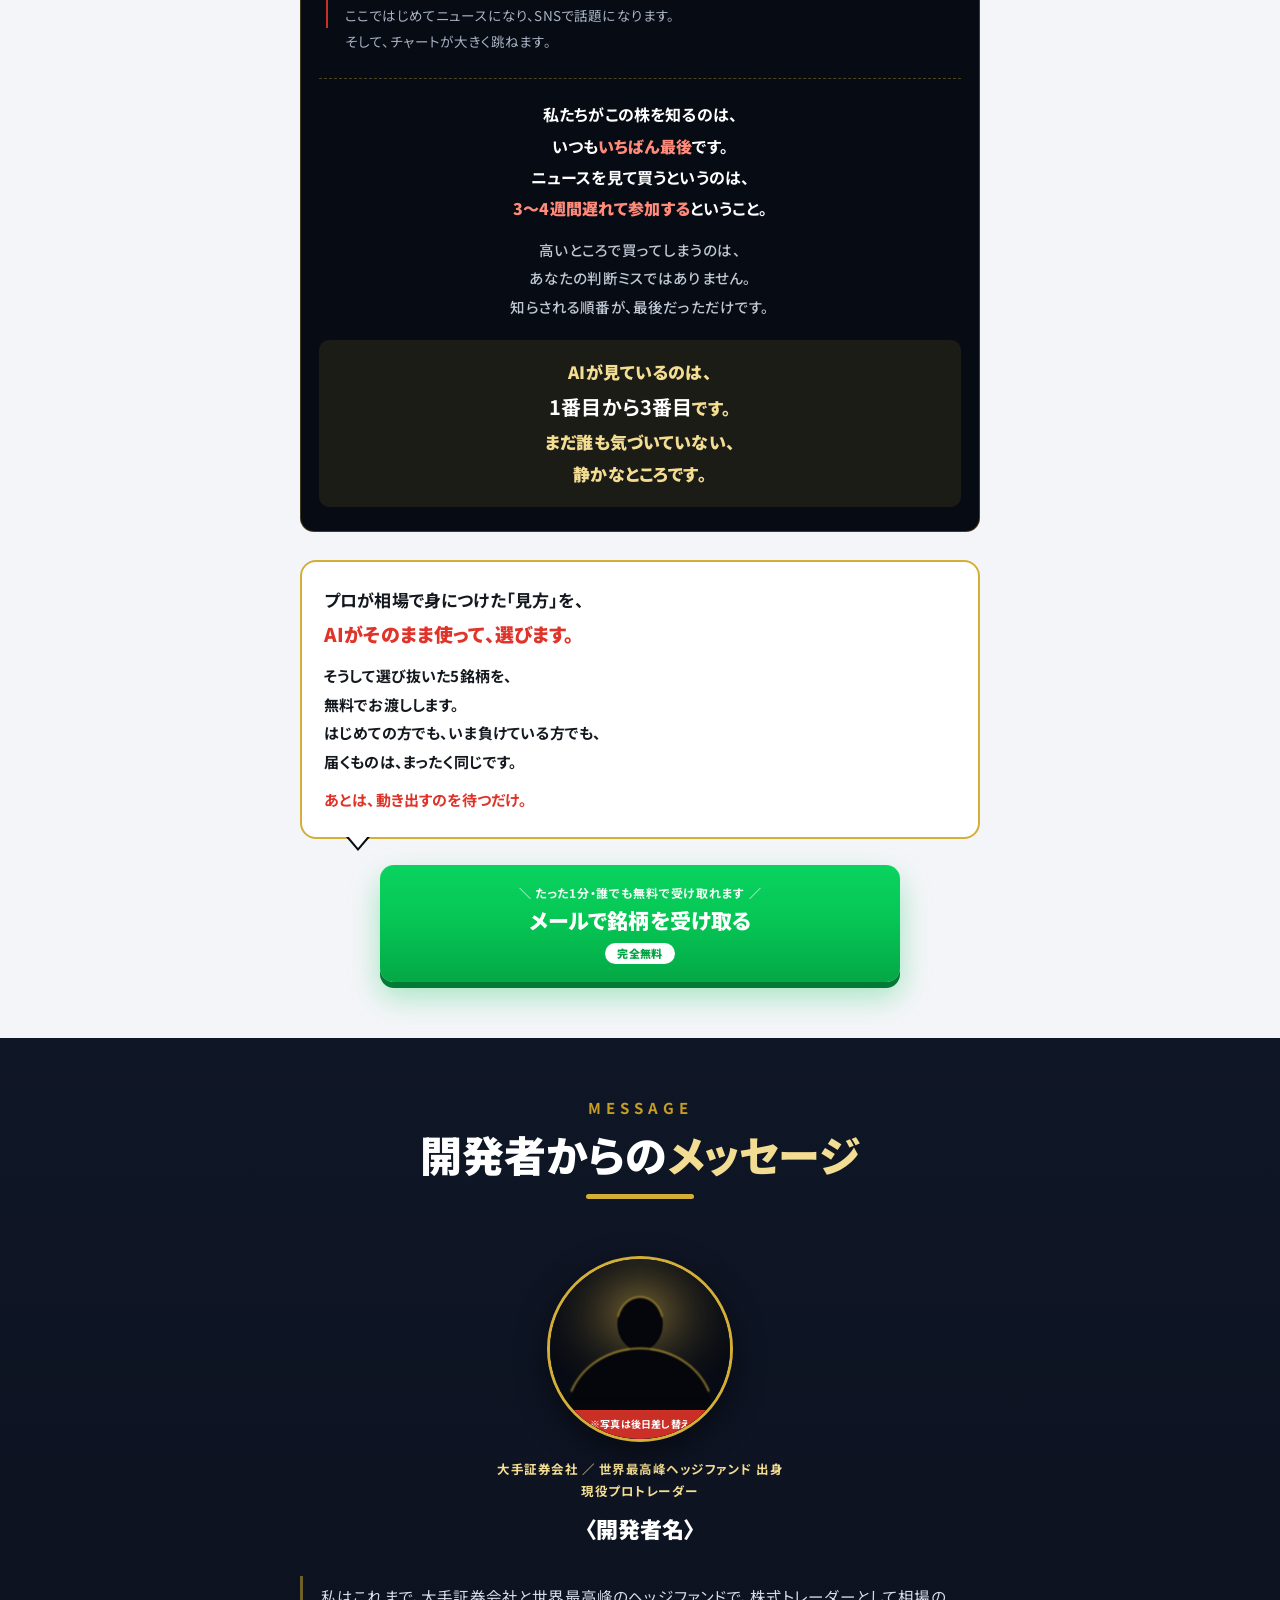
<file: v2/index.html>
<!DOCTYPE html>
<html lang="ja">
<head>
<meta charset="UTF-8">
<meta name="viewport" content="width=device-width, initial-scale=1.0">
<meta name="robots" content="noindex, nofollow">
<meta name="format-detection" content="telephone=no">
<title>【無料】今すぐ急騰する銘柄5選プレゼント</title>
<link rel="icon" type="image/png" href="../assets/img/logo/favicon.png?v=20261029b">
<link rel="apple-touch-icon" href="../assets/img/logo/apple-touch-icon.png?v=20261029b">
<!-- ▼ LINEやSMSで共有されたときの表示。
     本番ドメインが決まったら og:image を
     絶対URLに書き換えてください。 -->
<meta property="og:type" content="website">
<meta property="og:site_name" content="AI株式投資千里眼トレーダーズクラブ">
<meta property="og:title" content="AI株式投資千里眼トレーダーズクラブ">
<meta property="og:description" content="次に狙う株が、ここで見つかる。">
<meta property="og:image" content="../assets/img/logo/ogp.jpg?v=20261029b">
<meta name="twitter:card" content="summary_large_image">
<link rel="preconnect" href="https://fonts.googleapis.com">
<link rel="preconnect" href="https://fonts.gstatic.com" crossorigin>
<link href="https://fonts.googleapis.com/css2?family=Noto+Sans+JP:wght@400;500;700;900&family=Noto+Serif+JP:wght@600;900&display=swap" rel="stylesheet">
<link rel="stylesheet" href="../assets/css/style.css?v=20261029c">
<link rel="preload" as="image" href="../assets/img/hero-bg.jpg" fetchpriority="high">
<!-- ▼▼ 登録チャネルの切り替え（LINE / メール）▼▼
     mode を 'line' か 'mail' に変えるだけで、ボタン文言・本文の言い回し・
     遷移先URLがページ全体でまとめて切り替わります。 -->
<script>
window.LP_CHANNEL = {
  mode: 'mail',   // 'line' か 'mail'
  url : ''        // LINE友だち追加URL または メール登録フォームURL
};
</script>
<script src="../assets/js/channel.js?v=20261029c" defer></script>
<!-- ▼▼ メール登録フォームの設定 ▼▼
     action … 配信スタンドの受信URL。
              空のあいだは送信せず、サンキューページへ遷移するだけです。
     fields … 配信スタンド側の項目名。サービスごとに違います。 -->
<script>
window.LP_FORM = {
  action : '',
  method : 'post',
  fields : { name: 'name', email: 'email' },
  thanks : '../thanks.html'
};
</script>
<script src="../assets/js/entry-form.js?v=20261029b" defer></script>
</head>
<body>

<!-- ============================================================
     HEADER
     ============================================================ -->
<header class="hd">
  <div class="hd-in">
    <div class="hd-logo"><img class="mk" src="../assets/img/logo/mark.webp?v=20261029b" alt="" width="128" height="128" decoding="async"><span>AI株式投資千里眼<br>トレーダーズクラブ</span></div>
    <a href="#entry" class="hd-cta">無料で受け取る</a>
  </div>
</header>

<!-- ============================================================
     [ファーストビュー]  ※画像（文字焼き入れ済みSVG）
     ============================================================ -->
<section class="hero">
  <div class="wrap hero-in">


    <svg viewBox="0 0 1000 880" xmlns="http://www.w3.org/2000/svg" role="img"
         aria-label="まだ、自分で銘柄を選んでいるんですか？ 大手証券会社・世界最高峰のヘッジファンド出身 現役プロトレーダーが自ら開発した最新AIで 今すぐ急騰する銘柄5選 無料プレゼント 2026年最高実績 100万円が1078万円に">
      <defs>
        <linearGradient id="gGold" x1="0" y1="0" x2="0" y2="1">
          <stop offset="0%" stop-color="#fdf4cc"/><stop offset="36%" stop-color="#ebd27a"/>
          <stop offset="60%" stop-color="#c79d24"/><stop offset="100%" stop-color="#f7e8ad"/>
        </linearGradient>
        <linearGradient id="gRed" x1="0" y1="0" x2="0" y2="1">
          <stop offset="0%" stop-color="#ff6a52"/><stop offset="100%" stop-color="#cf1c11"/>
        </linearGradient>
        <linearGradient id="gRule" x1="0" y1="0" x2="1" y2="0">
          <stop offset="0%" stop-color="#c79d24" stop-opacity="0"/>
          <stop offset="50%" stop-color="#f3dd92"/>
          <stop offset="100%" stop-color="#c79d24" stop-opacity="0"/>
        </linearGradient>
        <filter id="sh" x="-30%" y="-30%" width="160%" height="160%">
          <feDropShadow dx="0" dy="4" stdDeviation="7" flood-color="#000" flood-opacity=".6"/>
        </filter>
      </defs>

      
      <!-- 問いかけ -->
      <text x="500" y="58" text-anchor="middle" font-family="'Noto Sans JP',sans-serif" font-size="46" font-weight="900" fill="#ffffff">まだ、自分で銘柄を選んでいるんですか<tspan fill="#ff6a52" font-size="54">？</tspan></text>
<!-- 権威コピー -->
      <rect x="96" y="94" width="808" height="42" rx="21" fill="none" stroke="url(#gRule)" stroke-width="1.6"/>
      <text x="500" y="123" text-anchor="middle" font-family="'Noto Sans JP',sans-serif" font-size="25" font-weight="700" fill="#f3dd92" letter-spacing="1.5">大手証券会社 ・ 世界最高峰のヘッジファンド出身</text>

      <text x="500" y="186" text-anchor="middle" font-family="'Noto Sans JP',sans-serif" font-size="34" font-weight="700" fill="#ffffff"><tspan font-weight="900">現役プロトレーダー</tspan>が自ら開発した<tspan fill="#f3dd92" font-weight="900">最新AI</tspan>で</text>

      <!-- メインコピー -->
      <text x="500" y="290" text-anchor="middle" font-family="'Noto Sans JP',sans-serif" font-size="82" font-weight="900" fill="url(#gGold)" filter="url(#sh)" letter-spacing="-1">今すぐ急騰する</text>
      <text x="500" y="396" text-anchor="middle" font-family="'Noto Sans JP',sans-serif" font-size="98" font-weight="900" fill="url(#gGold)" filter="url(#sh)" letter-spacing="-1">銘柄<tspan font-size="124" fill="#ffffff">5</tspan>選</text>

      <!-- 無料プレゼント帯 -->
      <g filter="url(#sh)">
        <path d="M148 432 L852 432 L872 488 L852 544 L148 544 L128 488 Z" fill="url(#gRed)"/>
        <text x="500" y="508" text-anchor="middle" font-family="'Noto Sans JP',sans-serif" font-size="58" font-weight="900" fill="#ffffff" letter-spacing="3">無料プレゼント</text>
      </g>

      <!-- 3バッジ -->
      <g font-family="'Noto Sans JP',sans-serif">
        <rect x="70" y="574" width="278" height="62" rx="10" fill="#0e1524" stroke="#c79d24" stroke-width="1.6"/>
        <text x="209" y="614" text-anchor="middle" font-size="29" font-weight="900" fill="#f3dd92">たった1分で完了</text>
        <rect x="361" y="574" width="278" height="62" rx="10" fill="#0e1524" stroke="#c79d24" stroke-width="1.6"/>
        <text x="500" y="614" text-anchor="middle" font-size="29" font-weight="900" fill="#f3dd92">誰でも完全無料</text>
        <rect x="652" y="574" width="278" height="62" rx="10" fill="#0e1524" stroke="#c79d24" stroke-width="1.6"/>
        <text x="791" y="614" text-anchor="middle" font-size="29" font-weight="900" fill="#f3dd92">解除はいつでも</text>
      </g>

      <!-- 実績ティッカー -->
      <g font-family="'Noto Sans JP',sans-serif">
        <defs>
          <linearGradient id="tkBg" x1="0" y1="0" x2="0" y2="1">
            <stop offset="0%" stop-color="#ffffff" stop-opacity=".10"/>
            <stop offset="100%" stop-color="#ffffff" stop-opacity=".03"/>
          </linearGradient>
          <linearGradient id="tkArrow" x1="0" y1="0" x2="1" y2="0">
            <stop offset="0%" stop-color="#ff8a5c"/><stop offset="100%" stop-color="#e0342a"/>
          </linearGradient>
        </defs>

        <rect x="34" y="656" width="932" height="212" rx="16" fill="url(#tkBg)" stroke="#f3dd92" stroke-opacity=".42" stroke-width="1.6"/>

        <!-- 見出し帯 -->
        <rect x="288" y="638" width="424" height="40" rx="20" fill="#e0342a"/>
        <text x="500" y="667" text-anchor="middle" font-size="24" font-weight="900" fill="#ffffff" letter-spacing="1">2026年 AI選定銘柄 最高実績</text>

        <!-- もし100万円を投資していたら -->
        <text x="500" y="720" text-anchor="middle" font-size="25" font-weight="700" fill="#cfd7e4">もし<tspan fill="#ffffff" font-weight="900">100万円</tspan>を投資していたら、<tspan fill="#ff6a52" font-weight="900">たった4ヶ月半</tspan>で——</text>

        <!-- 金額の変化 -->
        <text x="352" y="802" text-anchor="end" font-size="52" font-weight="900" fill="#8d97a8">100<tspan font-size="34">万円</tspan></text>
        <g>
          <path d="M372 776 L434 776 L434 764 L470 788 L434 812 L434 800 L372 800 Z" fill="url(#tkArrow)"/>
        </g>
        <text x="490" y="808" text-anchor="start" font-size="76" font-weight="900" fill="#ffffff">1,078<tspan font-size="44" fill="#ff6a52">万円</tspan></text>

        <!-- 騰落率 -->
        <text x="500" y="850" text-anchor="middle" font-size="28" font-weight="900" fill="#f3dd92">＋978.9％（約10.8倍）<tspan font-size="22" fill="#9aa5b6">／FIG・4392</tspan></text>
      </g>
    </svg>

    <div class="cta-zone">
      <div class="arrows">▼▼▼</div>
      <a href="#entry" class="btn" style="margin-top:12px">
        <small>＼ たった1分・誰でも無料で受け取れます ／</small>
        <span data-cta-label>LINEで銘柄を受け取る</span>
        <span class="fee">完全無料</span>
      </a>
      <p class="btn-note">
        <strong style="color:#e8d08a">あなたがやることは、<br>指示どおりに買って、売るだけ。<br>はじめての方も、いま負けている方も同じです。</strong><br>
        ※ご登録後、すぐに「急騰期待の5銘柄」をお届けします
      </p>
    </div>
    <div style="height:38px"></div>
  </div>
</section>


<!-- ============================================================
     [P] Problem ― 問題提起
     ============================================================ -->
<section class="sec gray" id="problem">
  <div class="wrap">

    <figure class="shot mb32">
      <img src="../assets/img/problem-bg.jpg" alt="こんな悩み、ありませんか？" width="1400" height="1050" decoding="async">
      <svg class="shot-tx" viewBox="0 0 640 480" preserveAspectRatio="xMidYMid slice" xmlns="http://www.w3.org/2000/svg" aria-hidden="true">
        <defs>
          <linearGradient id="pscrim" x1="0" y1="0" x2="1" y2="0">
            <stop offset="0%" stop-color="#05070d" stop-opacity="0"/>
            <stop offset="42%" stop-color="#05070d" stop-opacity=".55"/>
            <stop offset="100%" stop-color="#05070d" stop-opacity=".86"/>
          </linearGradient>
          <filter id="psh" x="-40%" y="-40%" width="180%" height="180%">
            <feDropShadow dx="0" dy="3" stdDeviation="7" flood-color="#000" flood-opacity=".9"/>
          </filter>
        </defs>
        <rect x="300" y="0" width="340" height="480" fill="url(#pscrim)"/>
        <g font-family="'Noto Sans JP',sans-serif" text-anchor="middle" filter="url(#psh)">
          <text x="478" y="168" font-size="15" font-weight="700" fill="#e0b95a" letter-spacing="4">YOUR PROBLEM</text>
          <text x="478" y="232" font-size="38" font-weight="900" fill="#ffffff">こんな悩み、</text>
          <text x="478" y="284" font-size="38" font-weight="900" fill="#ff6a52">ありませんか？</text>
          <rect x="424" y="308" width="108" height="5" rx="2.5" fill="#d4af37"/>
        </g>
      </svg>
    </figure>

    <ul class="check mb32">
      <li>証券口座は開設したものの、<span class="mk">結局なにを買えばいいのか分からない</span></li>
      <li>SNSやニュースで話題の株を買うと、決まって<span class="nb"><span class="mk">いちばん高いところ</span>で買ってしまう</span></li>
      <li>気づけばマイナス。売るに売れず、<span class="mk">何ヶ月もそのまま</span>持ち続けている</li>
      <li>仕事や家事に追われ、<span class="mk">チャートを見る時間がない</span></li>
      <li>情報が多すぎて、<span class="mk">どれが本物の情報なのか判断できない</span></li>
      <li>以前どこかのサービスに期待して、<span class="mk">裏切られたことがある</span></li>
      <li><span class="mk">これまでの損を、なんとか取り返したい</span></li>
    </ul>

    <div class="bubble" style="max-width:600px;margin:0 auto">
      ……ひとつでも当てはまった方へ。<br>
      <span class="big-red" style="font-size:19px">それは、あなたの実力不足ではありません。</span><br>
      <span style="font-size:15px;color:var(--tx2);font-weight:500;display:inline-block;margin-top:10px">
        始めたばかりの方も、<br>負けが続いている方も、<br>つまずいている場所は同じです。
      </span><br>
      <span class="big-red" style="font-size:17px;display:inline-block;margin-top:14px">
        <span class="nb">でも、やり方を変えないかぎり、</span><br><span class="nb">来年の今日も、</span><span class="nb">同じ画面を見ています。</span><br><span style="display:inline-block;margin-top:12px;font-size:19px">やり方を、変えてください。<br><b>変えた人が、どうなったか。<br>先に、それを見てください。</b></span>
      </span>
    </div>

  </div>
</section>


<!-- ============================================================
     [So] Proof ― 2026年の実績
     ============================================================ -->
<section class="sec dark" id="results">
  <div class="wrap">

    <svg class="h-img" viewBox="0 0 660 140" xmlns="http://www.w3.org/2000/svg" role="img" aria-label="2026年の実績 会員の方にお届けした急騰銘柄">
      <text x="330" y="26" text-anchor="middle" font-family="'Noto Sans JP',sans-serif" font-size="15" font-weight="700" fill="#c79d24" letter-spacing="5">TRACK RECORD 2026</text>
      <text x="330" y="84" text-anchor="middle" font-family="'Noto Sans JP',sans-serif" font-size="47" font-weight="900" fill="#ffffff"><tspan fill="#f3dd92">2026年</tspan>の実績</text>
      <text x="330" y="120" text-anchor="middle" font-family="'Noto Sans JP',sans-serif" font-size="20" font-weight="700" fill="#b9c2d1">会員の方にお届けした、急騰銘柄TOP10</text>
    </svg>
    <p class="lead center mb24" style="color:#e8ecf3;font-size:17px;font-weight:700">
      どれも、<span class="mk-g" style="color:#fff">たった3〜5ヶ月</span>の話です。<br>
      <span class="nb">特別な知識も、</span><br><span class="nb">まとまったお金も</span><span class="nb">いりませんでした。</span><br>
      <span style="color:#fff;font-weight:900;font-size:18px;display:inline-block;margin-top:10px"><span class="nb">違ったのは、</span><span class="nb"><span class="gold">知っていたかどうか</span>だけです。</span></span>
    </p>

    <div class="rank">

      <article class="rc">
        <div class="rc-hd"><span class="rc-no">1</span><span class="rc-nm">FIG<span>証券コード 4392</span></span></div>
        <div class="rc-chart">
          <svg viewBox="0 0 320 104" xmlns="http://www.w3.org/2000/svg" aria-hidden="true" preserveAspectRatio="none">
            <defs><linearGradient id="ca1" x1="0" y1="0" x2="0" y2="1">
              <stop offset="0%" stop-color="#e0342a" stop-opacity=".42"/><stop offset="100%" stop-color="#e0342a" stop-opacity="0"/>
            </linearGradient></defs>
            <g stroke="#e9ecf2" stroke-width="1">
              <line x1="0" y1="91" x2="264" y2="91"/>
              <line x1="0" y1="54" x2="264" y2="54" stroke-dasharray="3 4"/>
            </g>
            <path d="M6.0,91.0 L6.0,90.9 L11.6,90.7 L17.1,90.7 L22.7,91.0 L28.2,90.7 L33.8,90.6 L39.3,90.2 L44.9,89.7 L50.4,90.0 L56.0,89.7 L61.6,88.4 L67.1,88.3 L72.7,87.3 L78.2,87.5 L83.8,86.2 L89.3,85.5 L94.9,85.7 L100.4,84.4 L106.0,84.1 L111.6,83.7 L117.1,82.0 L122.7,79.1 L128.2,76.0 L133.8,75.7 L139.3,74.5 L144.9,72.3 L150.4,71.6 L156.0,69.2 L161.6,66.6 L167.1,65.3 L172.7,65.1 L178.2,64.0 L183.8,63.1 L189.3,58.7 L194.9,55.8 L200.4,53.1 L206.0,44.8 L211.6,43.3 L217.1,39.7 L222.7,39.3 L228.2,30.9 L233.8,28.3 L239.3,29.9 L244.9,24.8 L250.4,18.1 L256.0,16.0 L256.0,91.0 Z" fill="url(#ca1)"/>
            <polyline points="6.0,90.9 11.6,90.7 17.1,90.7 22.7,91.0 28.2,90.7 33.8,90.6 39.3,90.2 44.9,89.7 50.4,90.0 56.0,89.7 61.6,88.4 67.1,88.3 72.7,87.3 78.2,87.5 83.8,86.2 89.3,85.5 94.9,85.7 100.4,84.4 106.0,84.1 111.6,83.7 117.1,82.0 122.7,79.1 128.2,76.0 133.8,75.7 139.3,74.5 144.9,72.3 150.4,71.6 156.0,69.2 161.6,66.6 167.1,65.3 172.7,65.1 178.2,64.0 183.8,63.1 189.3,58.7 194.9,55.8 200.4,53.1 206.0,44.8 211.6,43.3 217.1,39.7 222.7,39.3 228.2,30.9 233.8,28.3 239.3,29.9 244.9,24.8 250.4,18.1 256.0,16.0" fill="none" stroke="#e0342a" stroke-width="2.4" stroke-linejoin="round" stroke-linecap="round"/>
            <circle cx="6.0" cy="90.9" r="3.4" fill="#fff" stroke="#9aa3b2" stroke-width="2"/>
            <circle cx="256.0" cy="16.0" r="7" fill="#e0342a" opacity=".22"/>
            <circle cx="256.0" cy="16.0" r="3.8" fill="#e0342a" stroke="#fff" stroke-width="2"/>
          </svg>
        </div>
        <div class="rc-bd">
          <div class="rc-p"><span class="d">1/5</span><span class="v">285<small>円</small></span></div>
          <div class="rc-ar">▶</div>
          <div class="rc-p to"><span class="d">5/27</span><span class="v">3,075<small>円</small></span></div>
        </div>
        <div class="rc-bar"><i style="width:100%"></i></div>
        <div class="rc-ft"><b>約 +978.9%</b><i>約10.8倍</i></div>
        <div class="rc-sim">
          <span class="k">たった4ヶ月半で</span>
          <span class="v">100<i>万円</i></span>
          <span class="ar">→</span>
          <span class="v to">1,078<i>万円</i></span>
        </div>
      </article>

      <article class="rc">
        <div class="rc-hd"><span class="rc-no">2</span><span class="rc-nm">キオクシアHD<span>証券コード 285A</span></span></div>
        <div class="rc-chart">
          <svg viewBox="0 0 320 104" xmlns="http://www.w3.org/2000/svg" aria-hidden="true" preserveAspectRatio="none">
            <defs><linearGradient id="ca2" x1="0" y1="0" x2="0" y2="1">
              <stop offset="0%" stop-color="#e0342a" stop-opacity=".42"/><stop offset="100%" stop-color="#e0342a" stop-opacity="0"/>
            </linearGradient></defs>
            <g stroke="#e9ecf2" stroke-width="1">
              <line x1="0" y1="91" x2="264" y2="91"/>
              <line x1="0" y1="54" x2="264" y2="54" stroke-dasharray="3 4"/>
            </g>
            <path d="M6.0,91.0 L6.0,90.7 L11.6,90.3 L17.1,91.0 L22.7,90.9 L28.2,90.2 L33.8,90.1 L39.3,89.9 L44.9,89.9 L50.4,89.3 L56.0,88.9 L61.6,88.4 L67.1,88.3 L72.7,87.4 L78.2,86.8 L83.8,85.6 L89.3,84.8 L94.9,84.5 L100.4,84.6 L106.0,84.4 L111.6,83.0 L117.1,81.7 L122.7,79.9 L128.2,76.9 L133.8,75.7 L139.3,73.9 L144.9,70.9 L150.4,70.0 L156.0,68.0 L161.6,67.1 L167.1,66.8 L172.7,64.9 L178.2,64.8 L183.8,62.7 L189.3,57.1 L194.9,54.4 L200.4,52.5 L206.0,44.4 L211.6,41.9 L217.1,39.1 L222.7,34.8 L228.2,32.4 L233.8,28.7 L239.3,28.2 L244.9,20.0 L250.4,16.2 L256.0,16.0 L256.0,91.0 Z" fill="url(#ca2)"/>
            <polyline points="6.0,90.7 11.6,90.3 17.1,91.0 22.7,90.9 28.2,90.2 33.8,90.1 39.3,89.9 44.9,89.9 50.4,89.3 56.0,88.9 61.6,88.4 67.1,88.3 72.7,87.4 78.2,86.8 83.8,85.6 89.3,84.8 94.9,84.5 100.4,84.6 106.0,84.4 111.6,83.0 117.1,81.7 122.7,79.9 128.2,76.9 133.8,75.7 139.3,73.9 144.9,70.9 150.4,70.0 156.0,68.0 161.6,67.1 167.1,66.8 172.7,64.9 178.2,64.8 183.8,62.7 189.3,57.1 194.9,54.4 200.4,52.5 206.0,44.4 211.6,41.9 217.1,39.1 222.7,34.8 228.2,32.4 233.8,28.7 239.3,28.2 244.9,20.0 250.4,16.2 256.0,16.0" fill="none" stroke="#e0342a" stroke-width="2.4" stroke-linejoin="round" stroke-linecap="round"/>
            <circle cx="6.0" cy="90.7" r="3.4" fill="#fff" stroke="#9aa3b2" stroke-width="2"/>
            <circle cx="256.0" cy="16.0" r="7" fill="#e0342a" opacity=".22"/>
            <circle cx="256.0" cy="16.0" r="3.8" fill="#e0342a" stroke="#fff" stroke-width="2"/>
          </svg>
        </div>
        <div class="rc-bd">
          <div class="rc-p"><span class="d">1/6</span><span class="v">10,945<small>円</small></span></div>
          <div class="rc-ar">▶</div>
          <div class="rc-p to"><span class="d">6/22</span><span class="v">112,700<small>円</small></span></div>
        </div>
        <div class="rc-bar"><i style="width:95%"></i></div>
        <div class="rc-ft"><b>約 +929.7%</b><i>約10.3倍</i></div>
        <div class="rc-sim">
          <span class="k">たった5ヶ月半で</span>
          <span class="v">100<i>万円</i></span>
          <span class="ar">→</span>
          <span class="v to">1,029<i>万円</i></span>
        </div>
      </article>

      <article class="rc">
        <div class="rc-hd"><span class="rc-no">3</span><span class="rc-nm">太陽誘電<span>証券コード 6976</span></span></div>
        <div class="rc-chart">
          <svg viewBox="0 0 320 104" xmlns="http://www.w3.org/2000/svg" aria-hidden="true" preserveAspectRatio="none">
            <defs><linearGradient id="ca3" x1="0" y1="0" x2="0" y2="1">
              <stop offset="0%" stop-color="#e0342a" stop-opacity=".42"/><stop offset="100%" stop-color="#e0342a" stop-opacity="0"/>
            </linearGradient></defs>
            <g stroke="#e9ecf2" stroke-width="1">
              <line x1="0" y1="91" x2="264" y2="91"/>
              <line x1="0" y1="54" x2="264" y2="54" stroke-dasharray="3 4"/>
            </g>
            <path d="M6.0,91.0 L6.0,90.9 L11.6,90.8 L17.1,91.0 L22.7,90.7 L28.2,90.5 L33.8,91.0 L39.3,90.8 L44.9,89.5 L50.4,89.9 L56.0,89.5 L61.6,88.0 L67.1,88.2 L72.7,87.1 L78.2,86.9 L83.8,85.9 L89.3,86.3 L94.9,85.1 L100.4,84.2 L106.0,84.4 L111.6,82.3 L117.1,80.6 L122.7,80.1 L128.2,76.3 L133.8,75.2 L139.3,74.4 L144.9,73.5 L150.4,69.1 L156.0,68.4 L161.6,65.6 L167.1,64.0 L172.7,63.7 L178.2,62.1 L183.8,63.3 L189.3,57.9 L194.9,55.5 L200.4,48.8 L206.0,44.5 L211.6,46.0 L217.1,42.8 L222.7,39.2 L228.2,30.9 L233.8,31.2 L239.3,26.3 L244.9,25.2 L250.4,19.8 L256.0,16.0 L256.0,91.0 Z" fill="url(#ca3)"/>
            <polyline points="6.0,90.9 11.6,90.8 17.1,91.0 22.7,90.7 28.2,90.5 33.8,91.0 39.3,90.8 44.9,89.5 50.4,89.9 56.0,89.5 61.6,88.0 67.1,88.2 72.7,87.1 78.2,86.9 83.8,85.9 89.3,86.3 94.9,85.1 100.4,84.2 106.0,84.4 111.6,82.3 117.1,80.6 122.7,80.1 128.2,76.3 133.8,75.2 139.3,74.4 144.9,73.5 150.4,69.1 156.0,68.4 161.6,65.6 167.1,64.0 172.7,63.7 178.2,62.1 183.8,63.3 189.3,57.9 194.9,55.5 200.4,48.8 206.0,44.5 211.6,46.0 217.1,42.8 222.7,39.2 228.2,30.9 233.8,31.2 239.3,26.3 244.9,25.2 250.4,19.8 256.0,16.0" fill="none" stroke="#e0342a" stroke-width="2.4" stroke-linejoin="round" stroke-linecap="round"/>
            <circle cx="6.0" cy="90.9" r="3.4" fill="#fff" stroke="#9aa3b2" stroke-width="2"/>
            <circle cx="256.0" cy="16.0" r="7" fill="#e0342a" opacity=".22"/>
            <circle cx="256.0" cy="16.0" r="3.8" fill="#e0342a" stroke="#fff" stroke-width="2"/>
          </svg>
        </div>
        <div class="rc-bd">
          <div class="rc-p"><span class="d">1/29</span><span class="v">3,167<small>円</small></span></div>
          <div class="rc-ar">▶</div>
          <div class="rc-p to"><span class="d">7/1</span><span class="v">24,065<small>円</small></span></div>
        </div>
        <div class="rc-bar"><i style="width:68%"></i></div>
        <div class="rc-ft"><b>約 +659.9%</b><i>約7.6倍</i></div>
        <div class="rc-sim">
          <span class="k">たった5ヶ月で</span>
          <span class="v">100<i>万円</i></span>
          <span class="ar">→</span>
          <span class="v to">759<i>万円</i></span>
        </div>
      </article>

      <div class="more-wrap" id="moreRank" hidden>
      <article class="rc">
        <div class="rc-hd"><span class="rc-no">4</span><span class="rc-nm">古河電気工業<span>証券コード 5801</span></span></div>
        <div class="rc-chart">
          <svg viewBox="0 0 320 104" xmlns="http://www.w3.org/2000/svg" aria-hidden="true" preserveAspectRatio="none">
            <defs><linearGradient id="ca4" x1="0" y1="0" x2="0" y2="1">
              <stop offset="0%" stop-color="#e0342a" stop-opacity=".42"/><stop offset="100%" stop-color="#e0342a" stop-opacity="0"/>
            </linearGradient></defs>
            <g stroke="#e9ecf2" stroke-width="1">
              <line x1="0" y1="91" x2="264" y2="91"/>
              <line x1="0" y1="54" x2="264" y2="54" stroke-dasharray="3 4"/>
            </g>
            <path d="M6.0,91.0 L6.0,90.5 L11.6,91.0 L17.1,90.6 L22.7,90.8 L28.2,90.8 L33.8,90.2 L39.3,89.2 L44.9,89.1 L50.4,88.8 L56.0,89.2 L61.6,88.2 L67.1,88.1 L72.7,87.7 L78.2,87.1 L83.8,86.2 L89.3,84.7 L94.9,84.7 L100.4,84.5 L106.0,84.3 L111.6,83.7 L117.1,81.5 L122.7,78.6 L128.2,76.0 L133.8,74.1 L139.3,72.3 L144.9,73.1 L150.4,69.6 L156.0,67.4 L161.6,66.0 L167.1,66.1 L172.7,63.8 L178.2,64.2 L183.8,59.5 L189.3,56.3 L194.9,54.1 L200.4,51.6 L206.0,44.0 L211.6,43.0 L217.1,38.0 L222.7,34.9 L228.2,33.9 L233.8,31.3 L239.3,26.4 L244.9,24.1 L250.4,22.7 L256.0,16.0 L256.0,91.0 Z" fill="url(#ca4)"/>
            <polyline points="6.0,90.5 11.6,91.0 17.1,90.6 22.7,90.8 28.2,90.8 33.8,90.2 39.3,89.2 44.9,89.1 50.4,88.8 56.0,89.2 61.6,88.2 67.1,88.1 72.7,87.7 78.2,87.1 83.8,86.2 89.3,84.7 94.9,84.7 100.4,84.5 106.0,84.3 111.6,83.7 117.1,81.5 122.7,78.6 128.2,76.0 133.8,74.1 139.3,72.3 144.9,73.1 150.4,69.6 156.0,67.4 161.6,66.0 167.1,66.1 172.7,63.8 178.2,64.2 183.8,59.5 189.3,56.3 194.9,54.1 200.4,51.6 206.0,44.0 211.6,43.0 217.1,38.0 222.7,34.9 228.2,33.9 233.8,31.3 239.3,26.4 244.9,24.1 250.4,22.7 256.0,16.0" fill="none" stroke="#e0342a" stroke-width="2.4" stroke-linejoin="round" stroke-linecap="round"/>
            <circle cx="6.0" cy="90.5" r="3.4" fill="#fff" stroke="#9aa3b2" stroke-width="2"/>
            <circle cx="256.0" cy="16.0" r="7" fill="#e0342a" opacity=".22"/>
            <circle cx="256.0" cy="16.0" r="3.8" fill="#e0342a" stroke="#fff" stroke-width="2"/>
          </svg>
        </div>
        <div class="rc-bd">
          <div class="rc-p"><span class="d">1/9</span><span class="v">965<small>円</small></span></div>
          <div class="rc-ar">▶</div>
          <div class="rc-p to"><span class="d">5/27</span><span class="v">6,241<small>円</small></span></div>
        </div>
        <div class="rc-bar"><i style="width:56%"></i></div>
        <div class="rc-ft"><b>約 +546.7%</b><i>約6.5倍</i></div>
        <div class="rc-sim">
          <span class="k">たった4ヶ月半で</span>
          <span class="v">100<i>万円</i></span>
          <span class="ar">→</span>
          <span class="v to">646<i>万円</i></span>
        </div>
      </article>

      <article class="rc">
        <div class="rc-hd"><span class="rc-no">5</span><span class="rc-nm">日本電波工業<span>証券コード 6779</span></span></div>
        <div class="rc-chart">
          <svg viewBox="0 0 320 104" xmlns="http://www.w3.org/2000/svg" aria-hidden="true" preserveAspectRatio="none">
            <defs><linearGradient id="ca5" x1="0" y1="0" x2="0" y2="1">
              <stop offset="0%" stop-color="#e0342a" stop-opacity=".42"/><stop offset="100%" stop-color="#e0342a" stop-opacity="0"/>
            </linearGradient></defs>
            <g stroke="#e9ecf2" stroke-width="1">
              <line x1="0" y1="91" x2="264" y2="91"/>
              <line x1="0" y1="54" x2="264" y2="54" stroke-dasharray="3 4"/>
            </g>
            <path d="M6.0,91.0 L6.0,90.8 L11.6,90.3 L17.1,90.2 L22.7,89.8 L28.2,90.1 L33.8,89.6 L39.3,91.0 L44.9,89.9 L50.4,88.6 L56.0,88.8 L61.6,87.8 L67.1,88.8 L72.7,87.5 L78.2,87.3 L83.8,85.9 L89.3,85.6 L94.9,86.7 L100.4,85.9 L106.0,85.5 L111.6,82.1 L117.1,80.5 L122.7,80.1 L128.2,75.9 L133.8,76.5 L139.3,73.3 L144.9,73.4 L150.4,72.1 L156.0,66.7 L161.6,67.5 L167.1,66.8 L172.7,62.8 L178.2,62.6 L183.8,64.7 L189.3,57.6 L194.9,55.5 L200.4,50.2 L206.0,48.4 L211.6,40.7 L217.1,39.2 L222.7,34.0 L228.2,31.1 L233.8,32.3 L239.3,28.3 L244.9,26.4 L250.4,23.0 L256.0,16.0 L256.0,91.0 Z" fill="url(#ca5)"/>
            <polyline points="6.0,90.8 11.6,90.3 17.1,90.2 22.7,89.8 28.2,90.1 33.8,89.6 39.3,91.0 44.9,89.9 50.4,88.6 56.0,88.8 61.6,87.8 67.1,88.8 72.7,87.5 78.2,87.3 83.8,85.9 89.3,85.6 94.9,86.7 100.4,85.9 106.0,85.5 111.6,82.1 117.1,80.5 122.7,80.1 128.2,75.9 133.8,76.5 139.3,73.3 144.9,73.4 150.4,72.1 156.0,66.7 161.6,67.5 167.1,66.8 172.7,62.8 178.2,62.6 183.8,64.7 189.3,57.6 194.9,55.5 200.4,50.2 206.0,48.4 211.6,40.7 217.1,39.2 222.7,34.0 228.2,31.1 233.8,32.3 239.3,28.3 244.9,26.4 250.4,23.0 256.0,16.0" fill="none" stroke="#e0342a" stroke-width="2.4" stroke-linejoin="round" stroke-linecap="round"/>
            <circle cx="6.0" cy="90.8" r="3.4" fill="#fff" stroke="#9aa3b2" stroke-width="2"/>
            <circle cx="256.0" cy="16.0" r="7" fill="#e0342a" opacity=".22"/>
            <circle cx="256.0" cy="16.0" r="3.8" fill="#e0342a" stroke="#fff" stroke-width="2"/>
          </svg>
        </div>
        <div class="rc-bd">
          <div class="rc-p"><span class="d">2/13</span><span class="v">977<small>円</small></span></div>
          <div class="rc-ar">▶</div>
          <div class="rc-p to"><span class="d">6/10</span><span class="v">5,010<small>円</small></span></div>
        </div>
        <div class="rc-bar"><i style="width:43%"></i></div>
        <div class="rc-ft"><b>約 +412.8%</b><i>約5.1倍</i></div>
        <div class="rc-sim">
          <span class="k">たった4ヶ月で</span>
          <span class="v">100<i>万円</i></span>
          <span class="ar">→</span>
          <span class="v to">512<i>万円</i></span>
        </div>
      </article>

      <article class="rc">
        <div class="rc-hd"><span class="rc-no">6</span><span class="rc-nm">村田製作所<span>証券コード 6981</span></span></div>
        <div class="rc-chart">
          <svg viewBox="0 0 320 104" xmlns="http://www.w3.org/2000/svg" aria-hidden="true" preserveAspectRatio="none">
            <defs><linearGradient id="ca6" x1="0" y1="0" x2="0" y2="1">
              <stop offset="0%" stop-color="#e0342a" stop-opacity=".42"/><stop offset="100%" stop-color="#e0342a" stop-opacity="0"/>
            </linearGradient></defs>
            <g stroke="#e9ecf2" stroke-width="1">
              <line x1="0" y1="91" x2="264" y2="91"/>
              <line x1="0" y1="54" x2="264" y2="54" stroke-dasharray="3 4"/>
            </g>
            <path d="M6.0,91.0 L6.0,90.2 L11.6,89.5 L17.1,90.2 L22.7,90.6 L28.2,91.0 L33.8,89.4 L39.3,89.6 L44.9,88.7 L50.4,89.2 L56.0,87.9 L61.6,88.6 L67.1,86.8 L72.7,86.3 L78.2,86.4 L83.8,85.3 L89.3,85.0 L94.9,86.2 L100.4,85.2 L106.0,84.5 L111.6,83.9 L117.1,80.3 L122.7,78.3 L128.2,75.2 L133.8,75.5 L139.3,74.8 L144.9,70.4 L150.4,68.5 L156.0,68.1 L161.6,67.7 L167.1,66.4 L172.7,63.6 L178.2,64.5 L183.8,60.6 L189.3,58.5 L194.9,56.7 L200.4,49.8 L206.0,47.2 L211.6,40.4 L217.1,37.4 L222.7,37.1 L228.2,32.8 L233.8,29.0 L239.3,24.5 L244.9,19.4 L250.4,24.1 L256.0,16.0 L256.0,91.0 Z" fill="url(#ca6)"/>
            <polyline points="6.0,90.2 11.6,89.5 17.1,90.2 22.7,90.6 28.2,91.0 33.8,89.4 39.3,89.6 44.9,88.7 50.4,89.2 56.0,87.9 61.6,88.6 67.1,86.8 72.7,86.3 78.2,86.4 83.8,85.3 89.3,85.0 94.9,86.2 100.4,85.2 106.0,84.5 111.6,83.9 117.1,80.3 122.7,78.3 128.2,75.2 133.8,75.5 139.3,74.8 144.9,70.4 150.4,68.5 156.0,68.1 161.6,67.7 167.1,66.4 172.7,63.6 178.2,64.5 183.8,60.6 189.3,58.5 194.9,56.7 200.4,49.8 206.0,47.2 211.6,40.4 217.1,37.4 222.7,37.1 228.2,32.8 233.8,29.0 239.3,24.5 244.9,19.4 250.4,24.1 256.0,16.0" fill="none" stroke="#e0342a" stroke-width="2.4" stroke-linejoin="round" stroke-linecap="round"/>
            <circle cx="6.0" cy="90.2" r="3.4" fill="#fff" stroke="#9aa3b2" stroke-width="2"/>
            <circle cx="256.0" cy="16.0" r="7" fill="#e0342a" opacity=".22"/>
            <circle cx="256.0" cy="16.0" r="3.8" fill="#e0342a" stroke="#fff" stroke-width="2"/>
          </svg>
        </div>
        <div class="rc-bd">
          <div class="rc-p"><span class="d">2/2</span><span class="v">2,822<small>円</small></span></div>
          <div class="rc-ar">▶</div>
          <div class="rc-p to"><span class="d">6/22</span><span class="v">12,895<small>円</small></span></div>
        </div>
        <div class="rc-bar"><i style="width:37%"></i></div>
        <div class="rc-ft"><b>約 +356.9%</b><i>約4.6倍</i></div>
        <div class="rc-sim">
          <span class="k">たった4ヶ月半で</span>
          <span class="v">100<i>万円</i></span>
          <span class="ar">→</span>
          <span class="v to">456<i>万円</i></span>
        </div>
      </article>

      <article class="rc">
        <div class="rc-hd"><span class="rc-no">7</span><span class="rc-nm">日本ケミコン<span>証券コード 6997</span></span></div>
        <div class="rc-chart">
          <svg viewBox="0 0 320 104" xmlns="http://www.w3.org/2000/svg" aria-hidden="true" preserveAspectRatio="none">
            <defs><linearGradient id="ca7" x1="0" y1="0" x2="0" y2="1">
              <stop offset="0%" stop-color="#e0342a" stop-opacity=".42"/><stop offset="100%" stop-color="#e0342a" stop-opacity="0"/>
            </linearGradient></defs>
            <g stroke="#e9ecf2" stroke-width="1">
              <line x1="0" y1="91" x2="264" y2="91"/>
              <line x1="0" y1="54" x2="264" y2="54" stroke-dasharray="3 4"/>
            </g>
            <path d="M6.0,91.0 L6.0,90.2 L11.6,90.9 L17.1,89.8 L22.7,91.0 L28.2,89.9 L33.8,90.1 L39.3,90.5 L44.9,89.3 L50.4,90.0 L56.0,88.7 L61.6,89.1 L67.1,88.5 L72.7,87.1 L78.2,85.4 L83.8,86.4 L89.3,86.1 L94.9,85.0 L100.4,84.1 L106.0,85.0 L111.6,83.5 L117.1,79.7 L122.7,80.3 L128.2,75.2 L133.8,75.7 L139.3,74.6 L144.9,73.1 L150.4,70.6 L156.0,66.5 L161.6,67.3 L167.1,65.1 L172.7,64.5 L178.2,65.5 L183.8,64.5 L189.3,62.7 L194.9,58.5 L200.4,53.1 L206.0,45.1 L211.6,43.9 L217.1,41.7 L222.7,36.6 L228.2,34.3 L233.8,32.2 L239.3,24.6 L244.9,21.8 L250.4,22.2 L256.0,16.0 L256.0,91.0 Z" fill="url(#ca7)"/>
            <polyline points="6.0,90.2 11.6,90.9 17.1,89.8 22.7,91.0 28.2,89.9 33.8,90.1 39.3,90.5 44.9,89.3 50.4,90.0 56.0,88.7 61.6,89.1 67.1,88.5 72.7,87.1 78.2,85.4 83.8,86.4 89.3,86.1 94.9,85.0 100.4,84.1 106.0,85.0 111.6,83.5 117.1,79.7 122.7,80.3 128.2,75.2 133.8,75.7 139.3,74.6 144.9,73.1 150.4,70.6 156.0,66.5 161.6,67.3 167.1,65.1 172.7,64.5 178.2,65.5 183.8,64.5 189.3,62.7 194.9,58.5 200.4,53.1 206.0,45.1 211.6,43.9 217.1,41.7 222.7,36.6 228.2,34.3 233.8,32.2 239.3,24.6 244.9,21.8 250.4,22.2 256.0,16.0" fill="none" stroke="#e0342a" stroke-width="2.4" stroke-linejoin="round" stroke-linecap="round"/>
            <circle cx="6.0" cy="90.2" r="3.4" fill="#fff" stroke="#9aa3b2" stroke-width="2"/>
            <circle cx="256.0" cy="16.0" r="7" fill="#e0342a" opacity=".22"/>
            <circle cx="256.0" cy="16.0" r="3.8" fill="#e0342a" stroke="#fff" stroke-width="2"/>
          </svg>
        </div>
        <div class="rc-bd">
          <div class="rc-p"><span class="d">3/23</span><span class="v">1,375<small>円</small></span></div>
          <div class="rc-ar">▶</div>
          <div class="rc-p to"><span class="d">6/22</span><span class="v">6,190<small>円</small></span></div>
        </div>
        <div class="rc-bar"><i style="width:36%"></i></div>
        <div class="rc-ft"><b>約 +350.2%</b><i>約4.5倍</i></div>
        <div class="rc-sim">
          <span class="k">たった3ヶ月で</span>
          <span class="v">100<i>万円</i></span>
          <span class="ar">→</span>
          <span class="v to">450<i>万円</i></span>
        </div>
      </article>

      <article class="rc">
        <div class="rc-hd"><span class="rc-no">8</span><span class="rc-nm">イビデン<span>証券コード 4062</span></span></div>
        <div class="rc-chart">
          <svg viewBox="0 0 320 104" xmlns="http://www.w3.org/2000/svg" aria-hidden="true" preserveAspectRatio="none">
            <defs><linearGradient id="ca8" x1="0" y1="0" x2="0" y2="1">
              <stop offset="0%" stop-color="#e0342a" stop-opacity=".42"/><stop offset="100%" stop-color="#e0342a" stop-opacity="0"/>
            </linearGradient></defs>
            <g stroke="#e9ecf2" stroke-width="1">
              <line x1="0" y1="91" x2="264" y2="91"/>
              <line x1="0" y1="54" x2="264" y2="54" stroke-dasharray="3 4"/>
            </g>
            <path d="M6.0,91.0 L6.0,90.2 L11.6,89.1 L17.1,91.0 L22.7,89.6 L28.2,90.9 L33.8,90.4 L39.3,88.3 L44.9,89.9 L50.4,88.6 L56.0,88.6 L61.6,88.1 L67.1,87.5 L72.7,87.7 L78.2,85.3 L83.8,86.6 L89.3,86.0 L94.9,86.5 L100.4,85.6 L106.0,85.0 L111.6,81.6 L117.1,81.2 L122.7,80.0 L128.2,77.3 L133.8,73.0 L139.3,75.0 L144.9,71.0 L150.4,70.3 L156.0,67.1 L161.6,66.6 L167.1,64.5 L172.7,65.1 L178.2,64.1 L183.8,62.6 L189.3,60.0 L194.9,58.0 L200.4,54.0 L206.0,43.3 L211.6,43.4 L217.1,42.6 L222.7,33.8 L228.2,33.3 L233.8,28.7 L239.3,23.8 L244.9,25.4 L250.4,21.2 L256.0,16.0 L256.0,91.0 Z" fill="url(#ca8)"/>
            <polyline points="6.0,90.2 11.6,89.1 17.1,91.0 22.7,89.6 28.2,90.9 33.8,90.4 39.3,88.3 44.9,89.9 50.4,88.6 56.0,88.6 61.6,88.1 67.1,87.5 72.7,87.7 78.2,85.3 83.8,86.6 89.3,86.0 94.9,86.5 100.4,85.6 106.0,85.0 111.6,81.6 117.1,81.2 122.7,80.0 128.2,77.3 133.8,73.0 139.3,75.0 144.9,71.0 150.4,70.3 156.0,67.1 161.6,66.6 167.1,64.5 172.7,65.1 178.2,64.1 183.8,62.6 189.3,60.0 194.9,58.0 200.4,54.0 206.0,43.3 211.6,43.4 217.1,42.6 222.7,33.8 228.2,33.3 233.8,28.7 239.3,23.8 244.9,25.4 250.4,21.2 256.0,16.0" fill="none" stroke="#e0342a" stroke-width="2.4" stroke-linejoin="round" stroke-linecap="round"/>
            <circle cx="6.0" cy="90.2" r="3.4" fill="#fff" stroke="#9aa3b2" stroke-width="2"/>
            <circle cx="256.0" cy="16.0" r="7" fill="#e0342a" opacity=".22"/>
            <circle cx="256.0" cy="16.0" r="3.8" fill="#e0342a" stroke="#fff" stroke-width="2"/>
          </svg>
        </div>
        <div class="rc-bd">
          <div class="rc-p"><span class="d">1/9</span><span class="v">6,592<small>円</small></span></div>
          <div class="rc-ar">▶</div>
          <div class="rc-p to"><span class="d">7/1</span><span class="v">27,480<small>円</small></span></div>
        </div>
        <div class="rc-bar"><i style="width:33%"></i></div>
        <div class="rc-ft"><b>約 +316.9%</b><i>約4.2倍</i></div>
        <div class="rc-sim">
          <span class="k">たった5ヶ月半で</span>
          <span class="v">100<i>万円</i></span>
          <span class="ar">→</span>
          <span class="v to">416<i>万円</i></span>
        </div>
      </article>

      <article class="rc">
        <div class="rc-hd"><span class="rc-no">9</span><span class="rc-nm">関東電化工業<span>証券コード 4047</span></span></div>
        <div class="rc-chart">
          <svg viewBox="0 0 320 104" xmlns="http://www.w3.org/2000/svg" aria-hidden="true" preserveAspectRatio="none">
            <defs><linearGradient id="ca9" x1="0" y1="0" x2="0" y2="1">
              <stop offset="0%" stop-color="#e0342a" stop-opacity=".42"/><stop offset="100%" stop-color="#e0342a" stop-opacity="0"/>
            </linearGradient></defs>
            <g stroke="#e9ecf2" stroke-width="1">
              <line x1="0" y1="91" x2="264" y2="91"/>
              <line x1="0" y1="54" x2="264" y2="54" stroke-dasharray="3 4"/>
            </g>
            <path d="M6.0,91.0 L6.0,90.0 L11.6,90.3 L17.1,90.9 L22.7,88.9 L28.2,91.0 L33.8,89.5 L39.3,88.3 L44.9,90.2 L50.4,88.6 L56.0,88.0 L61.6,89.1 L67.1,87.6 L72.7,86.1 L78.2,86.1 L83.8,84.5 L89.3,86.4 L94.9,86.3 L100.4,86.7 L106.0,85.6 L111.6,82.2 L117.1,80.9 L122.7,77.8 L128.2,76.7 L133.8,73.7 L139.3,74.8 L144.9,72.3 L150.4,68.8 L156.0,66.6 L161.6,66.1 L167.1,67.6 L172.7,66.5 L178.2,66.7 L183.8,66.3 L189.3,59.2 L194.9,58.1 L200.4,48.9 L206.0,43.6 L211.6,46.5 L217.1,41.2 L222.7,37.2 L228.2,37.8 L233.8,31.2 L239.3,23.5 L244.9,27.1 L250.4,18.9 L256.0,16.0 L256.0,91.0 Z" fill="url(#ca9)"/>
            <polyline points="6.0,90.0 11.6,90.3 17.1,90.9 22.7,88.9 28.2,91.0 33.8,89.5 39.3,88.3 44.9,90.2 50.4,88.6 56.0,88.0 61.6,89.1 67.1,87.6 72.7,86.1 78.2,86.1 83.8,84.5 89.3,86.4 94.9,86.3 100.4,86.7 106.0,85.6 111.6,82.2 117.1,80.9 122.7,77.8 128.2,76.7 133.8,73.7 139.3,74.8 144.9,72.3 150.4,68.8 156.0,66.6 161.6,66.1 167.1,67.6 172.7,66.5 178.2,66.7 183.8,66.3 189.3,59.2 194.9,58.1 200.4,48.9 206.0,43.6 211.6,46.5 217.1,41.2 222.7,37.2 228.2,37.8 233.8,31.2 239.3,23.5 244.9,27.1 250.4,18.9 256.0,16.0" fill="none" stroke="#e0342a" stroke-width="2.4" stroke-linejoin="round" stroke-linecap="round"/>
            <circle cx="6.0" cy="90.0" r="3.4" fill="#fff" stroke="#9aa3b2" stroke-width="2"/>
            <circle cx="256.0" cy="16.0" r="7" fill="#e0342a" opacity=".22"/>
            <circle cx="256.0" cy="16.0" r="3.8" fill="#e0342a" stroke="#fff" stroke-width="2"/>
          </svg>
        </div>
        <div class="rc-bd">
          <div class="rc-p"><span class="d">1/5</span><span class="v">1,118<small>円</small></span></div>
          <div class="rc-ar">▶</div>
          <div class="rc-p to"><span class="d">6/4</span><span class="v">4,405<small>円</small></span></div>
        </div>
        <div class="rc-bar"><i style="width:30%"></i></div>
        <div class="rc-ft"><b>約 +294.0%</b><i>約3.9倍</i></div>
        <div class="rc-sim">
          <span class="k">たった5ヶ月で</span>
          <span class="v">100<i>万円</i></span>
          <span class="ar">→</span>
          <span class="v to">394<i>万円</i></span>
        </div>
      </article>

      <article class="rc">
        <div class="rc-hd"><span class="rc-no">10</span><span class="rc-nm">ブイ・テクノロジー<span>証券コード 7717</span></span></div>
        <div class="rc-chart">
          <svg viewBox="0 0 320 104" xmlns="http://www.w3.org/2000/svg" aria-hidden="true" preserveAspectRatio="none">
            <defs><linearGradient id="ca10" x1="0" y1="0" x2="0" y2="1">
              <stop offset="0%" stop-color="#e0342a" stop-opacity=".42"/><stop offset="100%" stop-color="#e0342a" stop-opacity="0"/>
            </linearGradient></defs>
            <g stroke="#e9ecf2" stroke-width="1">
              <line x1="0" y1="91" x2="264" y2="91"/>
              <line x1="0" y1="54" x2="264" y2="54" stroke-dasharray="3 4"/>
            </g>
            <path d="M6.0,91.0 L6.0,90.2 L11.6,90.4 L17.1,89.9 L22.7,91.0 L28.2,89.0 L33.8,88.8 L39.3,89.1 L44.9,90.4 L50.4,88.9 L56.0,89.1 L61.6,88.9 L67.1,86.0 L72.7,85.2 L78.2,87.8 L83.8,84.2 L89.3,85.4 L94.9,86.5 L100.4,87.2 L106.0,86.1 L111.6,84.5 L117.1,81.2 L122.7,78.6 L128.2,78.0 L133.8,73.6 L139.3,71.0 L144.9,69.2 L150.4,69.2 L156.0,70.3 L161.6,68.6 L167.1,67.6 L172.7,62.8 L178.2,66.1 L183.8,65.5 L189.3,58.1 L194.9,57.2 L200.4,51.0 L206.0,46.8 L211.6,46.7 L217.1,39.7 L222.7,34.3 L228.2,36.9 L233.8,33.1 L239.3,27.9 L244.9,28.0 L250.4,19.9 L256.0,16.0 L256.0,91.0 Z" fill="url(#ca10)"/>
            <polyline points="6.0,90.2 11.6,90.4 17.1,89.9 22.7,91.0 28.2,89.0 33.8,88.8 39.3,89.1 44.9,90.4 50.4,88.9 56.0,89.1 61.6,88.9 67.1,86.0 72.7,85.2 78.2,87.8 83.8,84.2 89.3,85.4 94.9,86.5 100.4,87.2 106.0,86.1 111.6,84.5 117.1,81.2 122.7,78.6 128.2,78.0 133.8,73.6 139.3,71.0 144.9,69.2 150.4,69.2 156.0,70.3 161.6,68.6 167.1,67.6 172.7,62.8 178.2,66.1 183.8,65.5 189.3,58.1 194.9,57.2 200.4,51.0 206.0,46.8 211.6,46.7 217.1,39.7 222.7,34.3 228.2,36.9 233.8,33.1 239.3,27.9 244.9,28.0 250.4,19.9 256.0,16.0" fill="none" stroke="#e0342a" stroke-width="2.4" stroke-linejoin="round" stroke-linecap="round"/>
            <circle cx="6.0" cy="90.2" r="3.4" fill="#fff" stroke="#9aa3b2" stroke-width="2"/>
            <circle cx="256.0" cy="16.0" r="7" fill="#e0342a" opacity=".22"/>
            <circle cx="256.0" cy="16.0" r="3.8" fill="#e0342a" stroke="#fff" stroke-width="2"/>
          </svg>
        </div>
        <div class="rc-bd">
          <div class="rc-p"><span class="d">1/21</span><span class="v">3,025<small>円</small></span></div>
          <div class="rc-ar">▶</div>
          <div class="rc-p to"><span class="d">6/26</span><span class="v">10,180<small>円</small></span></div>
        </div>
        <div class="rc-bar"><i style="width:24%"></i></div>
        <div class="rc-ft"><b>約 +236.5%</b><i>約3.4倍</i></div>
        <div class="rc-sim">
          <span class="k">たった5ヶ月で</span>
          <span class="v">100<i>万円</i></span>
          <span class="ar">→</span>
          <span class="v to">336<i>万円</i></span>
        </div>
      </article>
      </div>
      <button type="button" class="more-btn" id="moreBtn" aria-expanded="false" aria-controls="moreRank">
        残り<b>7銘柄</b>の実績も見る
        <span class="more-ic" aria-hidden="true">
          <svg viewBox="0 0 24 24" fill="none" stroke="currentColor" stroke-width="2.4" stroke-linecap="round" stroke-linejoin="round"><path d="M6 9l6 6 6-6"/></svg>
        </span>
      </button>

    </div>

    <p class="cap" style="margin-top:18px">
      ※チャートは、記載の始値と終値を結んだ<strong style="color:#c8cfdd">値動きのイメージ図</strong>です。実際の値動きとは異なります。<br>※記載の価格・騰落率は〈掲載期間を記載〉における各銘柄の株価をもとに算出した参考値です。<br>
      ※売買手数料・税金等は考慮していません。すべての会員様が同様の成果を得たことを示すものではありません。<br>
      ※<strong style="color:#c8cfdd">過去の実績は、将来の運用成果を示唆・保証するものではありません。</strong>
    </p>

    <div class="cta-zone">
      <a href="#entry" class="btn">
        <small>＼ たった1分・誰でも無料で受け取れます ／</small>
        <span data-cta-label>LINEで銘柄を受け取る</span>
        <span class="fee">完全無料</span>
      </a>
    </div>
  </div>
</section>


<!-- ============================================================
     [So] Solution ― すべてお任せください
     ============================================================ -->
<section class="sec gray" id="solution">
  <div class="wrap">

    <svg class="h-img" viewBox="0 0 660 150" xmlns="http://www.w3.org/2000/svg" role="img" aria-label="お渡しするのは、これから急騰する5銘柄です">
      <text x="330" y="26" text-anchor="middle" font-family="'Noto Sans JP',sans-serif" font-size="15" font-weight="700" fill="#b0873a" letter-spacing="5">THE OFFER</text>
      <text x="330" y="80" text-anchor="middle" font-family="'Noto Sans JP',sans-serif" font-size="38" font-weight="900" fill="#14181f">お渡しするのは、</text>
      <text x="330" y="126" text-anchor="middle" font-family="'Noto Sans JP',sans-serif" font-size="38" font-weight="900" fill="#e0342a">これから急騰する5銘柄です</text>
    </svg>

    <p class="lead big center mb24">
      <span class="nb"><span class="mk">急騰が期待できる5銘柄。</span></span><br>
      <span class="nb">これを、</span><b style="font-size:23px;color:var(--red)"><span class="nb">無料でお渡しします。</span></b>
    </p>

    <div class="safe">
      <p class="safe-k">ご安心ください</p>
      <p class="safe-m">
        <span class="nb">あなたから、</span><br>
        <b><span class="nb">お金を受け取ることは</span><span class="nb">ありません。</span></b>
      </p>
      <ul class="safe-l">
        <li>受け取りに、費用は<b>一切かかりません</b></li>
        <li>あとから請求することも<b>ありません</b></li>
        <li>クレジットカードの登録も<b>不要です</b></li>
      </ul>
      <p class="safe-e">
        <span class="nb">うかがうのは、</span><span class="nb">連絡先と</span><br>
        <span class="nb">投資の経験・興味のあるテーマだけ。</span><br>
        <span class="nb">それ以上は、</span><span class="nb">何も聞きません。</span>
      </p>
    </div>

    <p class="lead big center mb32" style="margin-top:30px">
      <span class="nb">では、</span><span class="nb"><b style="color:var(--tx)">なぜ無料なのか。</b></span><br>
      <span style="display:inline-block;margin-top:12px;font-size:17px"><span class="nb">「日本の個人投資家を、</span><span class="nb">本気で応援したい」</span><br>
      <span class="nb">開発者が、</span><span class="nb">その理由だけで</span><span class="nb">始めたからです。</span></span>
    </p>

    <div class="card mb24">
      <figure class="shot">
        <img src="../assets/img/ai-bg.jpg" alt="AIが約4,000社をスクリーニングし、5銘柄に絞り込むイメージ" width="1400" height="1050" loading="lazy" decoding="async">
        <svg class="shot-tx" viewBox="0 0 640 480" preserveAspectRatio="xMidYMid slice" xmlns="http://www.w3.org/2000/svg" aria-hidden="true">
          <defs>
            <linearGradient id="fgold" x1="0" y1="0" x2="1" y2="0">
              <stop offset="0%" stop-color="#f7e8ad"/><stop offset="100%" stop-color="#c79d24"/>
            </linearGradient>
            <filter id="shot-sh" x="-40%" y="-40%" width="180%" height="180%">
              <feDropShadow dx="0" dy="3" stdDeviation="8" flood-color="#000" flood-opacity=".85"/>
            </filter>
            <linearGradient id="lscrim" x1="0" y1="0" x2="1" y2="0">
              <stop offset="0%" stop-color="#05070d" stop-opacity=".88"/>
              <stop offset="55%" stop-color="#05070d" stop-opacity=".45"/>
              <stop offset="100%" stop-color="#05070d" stop-opacity="0"/>
            </linearGradient>
            <linearGradient id="bscrim" x1="0" y1="0" x2="0" y2="1">
              <stop offset="0%" stop-color="#05070d" stop-opacity="0"/>
              <stop offset="100%" stop-color="#05070d" stop-opacity=".9"/>
            </linearGradient>
          </defs>
          <rect x="0" y="0" width="330" height="190" fill="url(#lscrim)"/>
          <rect x="0" y="352" width="640" height="128" fill="url(#bscrim)"/>
          <g font-family="'Noto Sans JP',sans-serif" filter="url(#shot-sh)">
            <text x="30" y="58" font-size="22" font-weight="700" fill="#cfd7e4">全上場企業</text>
            <text x="30" y="106" font-size="46" font-weight="900" fill="#ffffff">約4,000社</text>
            <text x="30" y="140" font-size="19" font-weight="700" fill="#f3dd92">を毎日チェック</text>
          </g>
          <g filter="url(#shot-sh)">
            <rect x="404" y="182" width="210" height="58" rx="12" fill="url(#fgold)"/>
            <text x="509" y="222" text-anchor="middle" font-family="'Noto Sans JP',sans-serif" font-size="31" font-weight="900" fill="#221a00">厳選 5銘柄</text>
          </g>
          <text x="320" y="424" text-anchor="middle" font-family="'Noto Sans JP',sans-serif" font-size="21" font-weight="900" fill="#ffffff" filter="url(#shot-sh)">AIと現役トレーダーの目で、2回ふるいにかけます</text>
        </svg>
      </figure>
      <p class="cap">※イメージ図です。選び方の流れを示したものであり、特定の成果を保証するものではありません。</p>
    </div>

    <p class="dec-hd" style="margin-top:34px">お任せいただくと、<br><b>こうなります</b></p>


    <ul class="dv">
      <li>
        <figure class="dv-img"><img src="../assets/img/deliver-1.jpg" alt="" width="1200" height="900" decoding="async"></figure>
        <div class="dv-bd">
          <span class="dv-ic"><svg viewBox="0 0 48 48" fill="none" stroke="currentColor" stroke-width="1.9" stroke-linecap="round" stroke-linejoin="round" aria-hidden="true"><circle cx="21" cy="21" r="13"/><path d="M30.5 30.5L41 41"/><path d="M14.5 24.5l4-4.5 3.5 3.5 5-6.5"/></svg></span>
          <b>これから急騰する株を、自動で見つける</b>
          <p><span class="mk">銘柄探しは、もうしなくていい。</span><br>AIが24時間ずっと市場の数字を見ていて、「これから急騰する株」を自動で見つけてきます。</p>
        </div>
      </li>
      <li>
        <figure class="dv-img"><img src="../assets/img/deliver-2.jpg" alt="" width="1200" height="900" decoding="async"></figure>
        <div class="dv-bd">
          <span class="dv-ic"><svg viewBox="0 0 48 48" fill="none" stroke="currentColor" stroke-width="1.9" stroke-linecap="round" stroke-linejoin="round" aria-hidden="true"><path d="M5 34h38"/><circle cx="15" cy="34" r="4"/><circle cx="35" cy="34" r="4"/><path d="M15 26V13M35 26V8"/><path d="M11 17l4-4 4 4M39 12l-4-4-4 4"/></svg></span>
          <b>買い時も、売り時も、引き際も</b>
          <p><span class="mk-g"><span class="nb">買う目安の値段と、</span><span class="nb">売る目標の値段。</span></span><br><span class="nb">そして、<strong>ここを割ったら切る</strong></span><span class="nb">という線まで。</span><br>ぜんぶ具体的な数字でお渡しします。<br><span class="mk">上がっても下がっても、迷いません。</span></p>
        </div>
      </li>
      <li>
        <figure class="dv-img"><img src="../assets/img/deliver-3.jpg" alt="" width="1200" height="900" decoding="async"></figure>
        <div class="dv-bd">
          <span class="dv-ic"><svg viewBox="0 0 48 48" fill="none" stroke="currentColor" stroke-width="1.9" stroke-linecap="round" stroke-linejoin="round" aria-hidden="true"><rect x="15" y="5.5" width="18" height="37" rx="4.5"/><path d="M21 10.5h6"/><circle cx="24" cy="36.5" r="1.7" fill="currentColor" stroke="none"/></svg></span>
          <b>スマホひとつで完結</b>
          <p>登録は10秒。<br>アプリを入れる必要もありません。<br><span class="mk">あとは、届くのを待つだけです。</span></p>
        </div>
      </li>
    </ul>

    <figure class="shot mb24">
      <img src="../assets/img/arrive-bg.jpg" alt="あなたがやることは、指示どおりに買って、売るだけ" width="1400" height="875" loading="lazy" decoding="async">
      <svg class="shot-tx" viewBox="0 0 640 400" preserveAspectRatio="xMidYMid slice" xmlns="http://www.w3.org/2000/svg" aria-hidden="true">
        <defs>
          <linearGradient id="arg" x1="0" y1="0" x2="0" y2="1">
            <stop offset="0%" stop-color="#05070d" stop-opacity=".9"/>
            <stop offset="66%" stop-color="#05070d" stop-opacity=".42"/>
            <stop offset="100%" stop-color="#05070d" stop-opacity="0"/>
          </linearGradient>
          <filter id="ars" x="-40%" y="-40%" width="180%" height="180%">
            <feDropShadow dx="0" dy="3" stdDeviation="8" flood-color="#000" flood-opacity=".92"/>
          </filter>
        </defs>
        <rect x="0" y="0" width="640" height="280" fill="url(#arg)"/>
        <g font-family="'Noto Sans JP',sans-serif" text-anchor="middle" filter="url(#ars)">
          <text x="320" y="78" font-size="14" font-weight="700" fill="#e0b95a" letter-spacing="5">YOUR PART</text>
          <text x="320" y="128" font-size="25" font-weight="700" fill="#ffffff">あなたがやることは、</text>
          <text x="320" y="180" font-size="35" font-weight="900" fill="#ffd27a">指示どおりに買って、</text>
          <text x="320" y="226" font-size="35" font-weight="900" fill="#ffd27a">売るだけ。</text>
          <rect x="272" y="252" width="96" height="5" rx="2.5" fill="#d4af37"/>
        </g>
      </svg>
    </figure>

    <p class="lead center">
      <span class="nb">考えるのは、</span><span class="nb">いくら買うかだけです。</span>
    </p>

    <p class="lead center" style="margin-top:18px;font-size:19px;font-weight:900;color:var(--tx)">
      <span class="nb">早ければ、今日のうちに。</span><br>
      <span class="mk-g"><span class="nb">これから急騰する5銘柄が、</span><span class="nb">手元に届きます。</span></span>
    </p>

    <ul class="free">
      <li>月額料金 <b>なし</b></li>
      <li>初期費用 <b>なし</b></li>
      <li>解除 <b>いつでも</b></li>
    </ul>


    <div class="cta-zone">
      <a href="#entry" class="btn">
        <small>＼ たった1分・誰でも無料で受け取れます ／</small>
        <span data-cta-label>LINEで銘柄を受け取る</span>
        <span class="fee">完全無料</span>
      </a>
    </div>
    <p class="lead center" style="margin-top:28px">
      <span class="nb">ここまでが、</span><span class="nb">お渡しするもののすべてです。</span>
    </p>

    <p class="cap center">※目標株価は分析をもとにした目安であり、到達を保証するものではありません。</p>
  </div>
</section>


<section class="sec-tight" style="background:linear-gradient(180deg,#fff,#f4f5f8)">
  <div class="wrap center">
    <p class="serif" style="font-size:26px;font-weight:900;line-height:1.75;margin-bottom:18px">いかがでしょうか？</p>
    <p class="lead big mb16">
      <span class="nb">これまでお届けした銘柄を、</span><br><span class="nb">指示どおりに買って売った人に、</span><br><span class="mk-g"><span class="nb">何が起きたのか。</span></span>
    </p>
    <p class="lead" style="font-size:18px;font-weight:900;color:var(--tx)">
      <span class="nb">数字で、</span><span class="nb">お見せします。</span>
    </p>
  </div>
</section>


<!-- ============================================================
     損失提示 ― 動いた人と動かなかった人
     ============================================================ -->
<section class="sec dark" id="gap" style="padding-top:8px">
  <div class="wrap">
    <figure class="shot mb32">
      <img src="../assets/img/gap-bg.jpg" alt="指示どおりに動いた人と、何もしなかった人" width="1400" height="875" loading="lazy" decoding="async">
      <svg class="shot-tx" viewBox="0 0 640 400" preserveAspectRatio="xMidYMid slice" xmlns="http://www.w3.org/2000/svg" aria-hidden="true">
        <defs>
          <linearGradient id="gpg" x1="0" y1="0" x2="0" y2="1">
            <stop offset="0%" stop-color="#05070d" stop-opacity=".92"/>
            <stop offset="70%" stop-color="#05070d" stop-opacity=".4"/>
            <stop offset="100%" stop-color="#05070d" stop-opacity="0"/>
          </linearGradient>
          <filter id="gps" x="-40%" y="-40%" width="180%" height="180%">
            <feDropShadow dx="0" dy="3" stdDeviation="7" flood-color="#000" flood-opacity=".9"/>
          </filter>
        </defs>
        <rect x="0" y="0" width="640" height="300" fill="url(#gpg)"/>
        <g font-family="'Noto Sans JP',sans-serif" text-anchor="middle" filter="url(#gps)">
          <text x="320" y="86" font-size="15" font-weight="700" fill="#e0b95a" letter-spacing="4">THE DIFFERENCE</text>
          <text x="320" y="146" font-size="34" font-weight="900" fill="#ffffff">同じ4ヶ月半で、</text>
          <text x="320" y="194" font-size="34" font-weight="900" fill="#ff6a52">ここまで変わります</text>
          <rect x="272" y="220" width="96" height="5" rx="2.5" fill="#d4af37"/>
        </g>
      </svg>
    </figure>

    <div class="vs">
      <div class="vs-c no">
        <div class="vs-t">何もしなかった人</div>
        <div class="vs-row"><span>100万円</span><i>→</i><span>100万円</span></div>
        <div class="vs-d">±0円</div>
        <p class="vs-n">何も起きません。<br>4ヶ月半が、過ぎただけです。</p>
      </div>

      <div class="vs-x">VS</div>

      <div class="vs-c yes">
        <div class="vs-t">指示どおりに動いた人</div>
        <div class="vs-row"><span>100万円</span><i>→</i><span class="hi">1,078万円</span></div>
        <div class="vs-d up">＋978万円</div>
        <p class="vs-n">やったことは<br><strong>買って、売っただけ</strong>です。</p>
      </div>
    </div>

    <div class="vs-sum">
      <span class="k">この差、</span>
      <b>978万円</b>
      <span class="k">。</span>
      <p>分けたのは、才能でもお金でもありません。<br>
      <span class="mk-g" style="color:#fff">指示どおりに動いたか、動かなかったか</span>。<br>それだけです。<br>
      <span class="big-red" style="font-size:18px;display:inline-block;margin-top:14px"><span class="nb">たった一度の判断が、</span><br><span class="nb">ここまでの差を作ります。</span></span></p>
    </div>

    <p class="center" style="margin-top:34px;font-size:19px;font-weight:900;line-height:1.8;color:#fff">
      しかもこれは、<span class="gold">1銘柄だけ</span>の話。<br>
      ほかの株でも、<br>同じことが起きていました。
    </p>

    <p class="center" style="margin-top:40px;font-size:17px;font-weight:700;line-height:1.9;color:#c8cfdd">
      <span class="nb">数字だけでは、</span><span class="nb">ぴんと来ないかもしれません。</span><br>
      <span style="color:#fff;font-size:20px;font-weight:900"><span class="nb">この差が、</span><span class="nb">何を変えるのか。</span></span>
    </p>

    <figure class="shot mt20">
      <img src="../assets/img/future-bg.jpg" alt="978万円の差が意味するもの" width="1400" height="875" loading="lazy" decoding="async">
      <svg class="shot-tx" viewBox="0 0 640 400" preserveAspectRatio="xMidYMid slice" xmlns="http://www.w3.org/2000/svg" aria-hidden="true">
        <defs>
          <linearGradient id="ftg" x1="0" y1="0" x2="1" y2="0">
            <stop offset="0%" stop-color="#05070d" stop-opacity=".9"/>
            <stop offset="56%" stop-color="#05070d" stop-opacity=".45"/>
            <stop offset="100%" stop-color="#05070d" stop-opacity="0"/>
          </linearGradient>
          <filter id="fts" x="-40%" y="-40%" width="180%" height="180%">
            <feDropShadow dx="0" dy="3" stdDeviation="7" flood-color="#000" flood-opacity=".9"/>
          </filter>
        </defs>
        <rect x="0" y="0" width="420" height="400" fill="url(#ftg)"/>
        <g font-family="'Noto Sans JP',sans-serif" text-anchor="start" filter="url(#fts)">
          <text x="30" y="118" font-size="23" font-weight="900" fill="#ffffff">住宅ローンの残りが、</text>
          <text x="30" y="154" font-size="23" font-weight="900" fill="#e8d08a">消えるかもしれない。</text>
          <text x="30" y="212" font-size="23" font-weight="900" fill="#ffffff">老後の不安が、</text>
          <text x="30" y="248" font-size="23" font-weight="900" fill="#e8d08a">ひとつ減るかもしれない。</text>
          <text x="30" y="306" font-size="23" font-weight="900" fill="#ffffff">やりたかったことに、</text>
          <text x="30" y="342" font-size="23" font-weight="900" fill="#e8d08a">手が届くかもしれない。</text>
        </g>
      </svg>
    </figure>
    <p class="cap">※上記は、上に載せた実績価格をもとにした単純な試算から想定されるイメージです。将来の成果を保証・示唆するものではありません。</p>

    <div class="turn">
      <p class="turn-k">ここからが、あなたの話です</p>
      <p class="turn-m">
        <span class="nb">いまお渡しする5銘柄も、</span><br>
        <b><span class="nb">あのときとまったく同じ、</span><br><span class="nb">まだ動き出す前の段階です。</span></b>
      </p>
      <p class="turn-e">
        <span class="nb">今度は、</span><br><span class="nb">あなたが<em>先に知る番</em>です。</span>
      </p>
    </div>

    <div class="cta-zone">
      <a href="#entry" class="btn">
        <small>＼ たった1分・誰でも無料で受け取れます ／</small>
        <span data-cta-label>LINEで銘柄を受け取る</span>
        <span class="fee">完全無料</span>
      </a>
    </div>
  </div>
</section>


<!-- ============================================================
     同調 ― 疑っている方へ
     ※売り込み（Solution）の直前に置くこと。警戒心が最大になる位置です。
     ============================================================ -->
<section class="sec" id="trust">
  <div class="wrap">

    <figure class="shot mb32">
      <img src="../assets/img/trust-bg.jpg" alt="当社と他社の圧倒的な違い" width="1400" height="875" loading="lazy" decoding="async">
      <svg class="shot-tx" viewBox="0 0 640 400" preserveAspectRatio="xMidYMid slice" xmlns="http://www.w3.org/2000/svg" aria-hidden="true">
        <defs>
          <linearGradient id="trg" x1="0" y1="0" x2="1" y2="0"><stop offset="0%" stop-color="#05070d" stop-opacity=".92"/><stop offset="58%" stop-color="#05070d" stop-opacity=".5"/><stop offset="100%" stop-color="#05070d" stop-opacity="0"/></linearGradient>
          <filter id="trs" x="-40%" y="-40%" width="180%" height="180%">
            <feDropShadow dx="0" dy="3" stdDeviation="7" flood-color="#000" flood-opacity=".9"/>
          </filter>
        </defs>
        <rect x="0" y="0" width="430" height="400" fill="url(#trg)"/>
        <g font-family="'Noto Sans JP',sans-serif" text-anchor="start" filter="url(#trs)">
          <text x="34" y="150" font-size="15" font-weight="700" fill="#e0b95a" letter-spacing="4">WHY US</text>
          <text x="34" y="212" font-size="36" font-weight="900" fill="#ffffff">当社と他社の</text>
          <text x="34" y="262" font-size="36" font-weight="900" fill="#ff6a52">圧倒的な違い</text>
          <rect x="34" y="288" width="96" height="5" rx="2.5" fill="#d4af37"/>
        </g>
      </svg>
    </figure>

    <div class="bubble mb32">
      <span class="big-red" style="font-size:22px"><span class="nb">「他社のサービスで、</span><span class="nb">イヤな思いをした」</span></span>
    </div>

    <p class="lead big center mb32">
      <span class="nb">その話は、</span><span class="nb">嫌というほど</span><span class="nb">聞いてきました。</span>
    </p>

    <ul class="miss">
      <li><b>「必ず儲かる」と言われた</b><span>そのとおりになったことは、一度もなかった</span></li>
      <li><b>お金を払って、情報を買った</b><span>届いたのは、調べれば出てくる話だった</span></li>
      <li><b>最初だけ、やたら親切だった</b><span>申し込んだあとは、連絡すら来なくなった</span></li>
    </ul>

    <p class="lead center mb32">
      <span class="nb">それが、</span><span class="nb">この業界のふつうです。</span><br>
      <span style="display:inline-block;margin-top:12px;font-size:19px;font-weight:900;color:var(--tx)"><span class="nb">うちが違うのは、</span><span class="nb">ひとつだけ。</span><br>
      <span class="mk-g"><span class="nb">お金をいただく前に、</span><span class="nb">結果を出します。</span></span></span>
    </p>

    <div class="ask">
      <p class="ask-k">本当に儲けられる情報なのか<br>不安な方へ</p>
      <p class="ask-m">
        <span class="nb"><b>信じなくて結構です。</b></span><br>
        <span class="nb">その代わり、</span><span class="nb">確かめてください。</span>
      </p>
      <p class="ask-s">
        <b><span class="nb">無料で受け取る5銘柄が、</span><br><span class="nb">このあと本当に動くかどうか。</span></b>
      </p>
      <p class="ask-e">
        <span class="nb">お金は一円もかかりません。</span><br>
        <b><span class="nb">確かめもせずに閉じるほうが、</span><br><span class="nb">よほどもったいない。</span></b>
      </p>
    </div>

    <p class="lead big center" style="margin-top:26px;font-weight:900;font-size:19px;color:var(--tx)">
      <span class="nb">違いは、</span><span class="nb">会社だけでは</span><span class="nb">ありません。</span><br>
      <span class="mk-g"><span class="nb">使っているAIが、</span><span class="nb">そもそも違います。</span></span>
    </p>

  </div>
</section>


<!-- ============================================================
     根拠 ― ただのAIではありません
     ============================================================ -->
<section class="sec gray" id="why">
  <div class="wrap">

    <figure class="shot mb32">
      <img src="../assets/img/why-bg.jpg" alt="ただのAIでは、ありません" width="1400" height="875" loading="lazy" decoding="async">
      <svg class="shot-tx" viewBox="0 0 640 400" preserveAspectRatio="xMidYMid slice" xmlns="http://www.w3.org/2000/svg" aria-hidden="true">
        <defs>
          <linearGradient id="whg" x1="0" y1="0" x2="0" y2="1"><stop offset="0%" stop-color="#05070d" stop-opacity=".92"/><stop offset="70%" stop-color="#05070d" stop-opacity=".45"/><stop offset="100%" stop-color="#05070d" stop-opacity="0"/></linearGradient>
          <filter id="whs" x="-40%" y="-40%" width="180%" height="180%">
            <feDropShadow dx="0" dy="3" stdDeviation="7" flood-color="#000" flood-opacity=".9"/>
          </filter>
        </defs>
        <rect x="0" y="0" width="640" height="300" fill="url(#whg)"/>
        <g font-family="'Noto Sans JP',sans-serif" text-anchor="middle" filter="url(#whs)">
          <text x="320" y="92" font-size="15" font-weight="700" fill="#e0b95a" letter-spacing="4">NOT JUST AI</text>
          <text x="320" y="154" font-size="36" font-weight="900" fill="#ffffff">ただのAIでは、</text>
          <text x="320" y="204" font-size="36" font-weight="900" fill="#f3dd92">ありません</text>
          <rect x="272" y="230" width="96" height="5" rx="2.5" fill="#d4af37"/>
        </g>
      </svg>
    </figure>

    <p class="lead big center mb32">
      <span class="nb">では、なぜ</span><span class="nb">その5銘柄が選べるのか。</span><br>
      <span style="display:inline-block;margin-top:12px;font-size:17px"><span class="nb">いま、AIと名のつくものは</span><span class="nb">いくらでもあります。</span><br>
      <span class="nb">それでも当たらないのは、</span><br>
      <span class="mk"><span class="nb">何を見ればいいかを</span><span class="nb">知らないAI</span></span><span class="nb">だからです。</span></span>
    </p>

    <div class="why mb40">
      <div class="why-c">
        <div class="why-n">01</div>
        <h4><span class="nb">教科書どおりの分析は、</span><span class="nb">入っていません</span></h4>
        <p>市販の分析ツールが見るのは、誰でも手に入る指標です。<br>
        このAIが見ているのは、<strong>毎朝どの数字から確認し、どこで手を出し、どこで引くか</strong>。<br>
        本やセミナーには出てこない判断です。<br><span class="mk-g">同じ指標を見ても、<br>結論が変わるのはここです。</span></p>
      </div>
      <div class="why-c">
        <div class="why-n">02</div>
        <h4><span class="nb">大きく動く前には、</span><span class="nb">同じ「形」が出る</span></h4>
        <p>株価が跳ねる直前、<br>チャートには似た形が出ます。<br>
        その形は本来、<strong>何年も相場を見てきた人間が、経験で掴むもの</strong>です。<br>
        それを覚えさせたうえで、人間には不可能な4,000社ぶんを毎日照合させています。<br><span class="mk-g">探しているのではなく、<br>答え合わせをしているだけです。</span></p>
      </div>
      <div class="why-c">
        <div class="why-n">03</div>
        <h4><span class="nb">人の手では、</span><span class="nb">どうしても止まる</span></h4>
        <p>「もう上がりすぎだ」「いまから買うのは怖い」。<br>
        <strong>作った本人でさえ、そうです。</strong><br>
        <span class="nb">その迷いが、</span><span class="nb"><strong>いちばん伸びる最初のところを</strong></span><span class="nb"><strong>逃します。</strong></span><br><span class="mk-g"><span class="nb">だから、判断は人間のもの、</span><br><span class="nb">拾う作業は機械に分けました。</span></span></p>
      </div>
    </div>

    <div class="tl">
      <p class="tl-hd">株は、ある日とつぜん<br>動くわけではありません</p>
      <p class="tl-lead">
        <span class="nb">大きく動く株には、</span><br><span class="nb">動き出す前に</span><span class="nb">必ず「順番」があります。</span>
      </p>

      <ol class="tl-l">
        <li>
          <span class="tl-t">動く<b>3〜4週間</b>前</span>
          <b class="tl-n">売買が、少しずつ増え始める</b>
          <span class="tl-d">株価はまだ動きません。<br>変わるのは売買の量だけ。<br>チャートを見ていても気づけません。</span>
        </li>
        <li>
          <span class="tl-t">動く<b>2〜3週間</b>前</span>
          <b class="tl-n">値段が上がらないのに、買われ続ける</b>
          <span class="tl-d">大きなお金は、値段を上げてしまうと自分が損をします。<br>だから時間をかけて、静かに買い集めます。</span>
        </li>
        <li>
          <span class="tl-t">動く<b>1〜2週間</b>前</span>
          <b class="tl-n">売り物が、消えていく</b>
          <span class="tl-d">売りに出ている株が減って、少し買われるだけで大きく動く状態になります。<br>あとは、きっかけを待つだけです。</span>
        </li>
        <li>
          <span class="tl-t">動く<b>数日</b>前</span>
          <b class="tl-n">小さなニュースに、過剰に反応し始める</b>
          <span class="tl-d">いつもなら誰も気にしないニュースで、株価がぴくりと動く。<br>準備が終わったサインです。</span>
        </li>
        <li class="tl-fire">
          <span class="tl-t">そして<b>当日</b></span>
          <b class="tl-n">一気に動く</b>
          <span class="tl-d">ここではじめてニュースになり、SNSで話題になります。<br>そして、チャートが大きく跳ねます。</span>
        </li>
      </ol>

      <p class="tl-ft">
        <span class="nb">私たちがこの株を知るのは、</span><br><span class="nb">いつも<b>いちばん最後</b>です。</span><br>
        <span class="nb">ニュースを見て買うというのは、</span><br><span class="nb"><b>3〜4週間遅れて</b></span><span class="nb"><b>参加する</b>ということ。</span><br>
        <span class="tl-ft2"><span class="nb">高いところで買ってしまうのは、</span><br><span class="nb">あなたの判断ミスではありません。</span><br><span class="nb">知らされる順番が、</span><span class="nb">最後だっただけです。</span></span>
      </p>

      <p class="tl-ans">
        <span class="nb">AIが見ているのは、</span><br><span class="nb"><b>1番目から3番目</b>です。</span><br>
        <span class="nb">まだ誰も気づいていない、</span><br><span class="nb">静かなところです。</span>
      </p>
    </div>

    <div class="bubble" style="border-color:var(--gold)">
      <span class="nb">プロが相場で身につけた「見方」を、</span><br>
      <span class="big-red" style="font-size:19px"><span class="nb">AIがそのまま使って、選びます。</span></span><br>
      <span style="font-size:15px;color:var(--tx2);font-weight:500;display:inline-block;margin-top:10px"><strong style="color:var(--tx)">そうして選び抜いた5銘柄を、<br>無料でお渡しします。<br>はじめての方でも、いま負けている方でも、<br>届くものは、まったく同じです。<br><span style="display:inline-block;margin-top:10px;color:var(--red)">あとは、動き出すのを待つだけ。</span></strong></span>
    </div>

    <div class="cta-zone">
      <a href="#entry" class="btn">
        <small>＼ たった1分・誰でも無料で受け取れます ／</small>
        <span data-cta-label>LINEで銘柄を受け取る</span>
        <span class="fee">完全無料</span>
      </a>
    </div>
  </div>
</section>


<!-- ============================================================
     開発者メッセージ
     ============================================================ -->
<section class="sec ink2" id="founder">
  <div class="wrap">

    <svg class="h-img" viewBox="0 0 660 140" xmlns="http://www.w3.org/2000/svg" role="img" aria-label="開発者からのメッセージ">
      <text x="330" y="26" text-anchor="middle" font-family="'Noto Sans JP',sans-serif" font-size="15" font-weight="700" fill="#c79d24" letter-spacing="5">MESSAGE</text>
      <text x="330" y="84" text-anchor="middle" font-family="'Noto Sans JP',sans-serif" font-size="42" font-weight="900" fill="#ffffff">開発者からの<tspan fill="#f3dd92">メッセージ</tspan></text>
      <rect x="276" y="106" width="108" height="5" rx="2.5" fill="#d4af37"/>
    </svg>

    <!-- ▼▼ 顔写真は後日差し替え（現在は顔を伏せた仮画像） ▼▼ -->
    <figure class="fdr">
      <div class="fdr-ph">
        <img src="../assets/img/founder.jpg" alt="開発者" width="1400" height="1050" loading="lazy" decoding="async">
        <span class="fdr-tmp">※写真は後日差し替え</span>
      </div>
      <figcaption class="fdr-cap">
        <span class="fdr-role">大手証券会社 ／ 世界最高峰ヘッジファンド 出身<br>現役プロトレーダー</span>
        <span class="fdr-name">〈開発者名〉</span>
      </figcaption>
    </figure>

    <div class="letter">

      <p>私はこれまで、大手証券会社と世界最高峰のヘッジファンドで、株式トレーダーとして相場の最前線にいました。<br><strong>そしていまも、現役で売買を続けています。</strong></p>

      <div class="st-blk">
        <p class="st-hd">なぜ、個人投資家のために<br>AIを作ったのか</p>

        <p class="st-lead"><span class="nb">私はかつて、</span><span class="nb"><b>機関投資家の側</b>にいました。</span><br>
        <span style="display:inline-block;margin-top:8px;font-size:15px;font-weight:500;opacity:.78">——年金や保険会社の、何千億というお金を動かす側です。</span></p>

        <p>数十人の専門家が、たった1社を毎日調べる。<br>
        決算が出る前に、現場の数字が入ってくる。<br>
        そういう場所から、<strong>個人投資家がどう負けていくのかを見ていました。</strong></p>

        <p class="st-turn">
          足りないのは、<br>
          <b>その「見方」だけだ。</b>
        </p>

        <p>ただ、私が相場の何を見ているかは、<br>紙に書いて人に渡せるものではありません。</p>

        <p class="st-key">だから、<b>自分の手で作りました。</b></p>
      </div>

      <blockquote class="l-quote">日本の個人投資家を、<br>本気で応援したい。</blockquote>

      <p class="l-last"><span class="nb">これから急騰する5銘柄を、</span><br>今すぐ受け取ってください。</p>

      <p class="l-sign">〈開発者名〉</p>
    </div>

    <div class="cta-zone">
      <a href="#entry" class="btn">
        <small>＼ たった1分・誰でも無料で受け取れます ／</small>
        <span data-cta-label>LINEで銘柄を受け取る</span>
        <span class="fee">完全無料</span>
      </a>
    </div>
  </div>
</section>


<!-- ============================================================
     何が手に入るの？
     ============================================================ -->
<section class="sec gray" id="benefit">
  <div class="wrap">
    <figure class="shot mb32">
      <img src="../assets/img/benefit-bg.jpg" alt="何が手に入るの？" width="1400" height="875" loading="lazy" decoding="async">
      <svg class="shot-tx" viewBox="0 0 640 400" preserveAspectRatio="xMidYMid slice" xmlns="http://www.w3.org/2000/svg" aria-hidden="true">
        <defs>
          <linearGradient id="bng" x1="0" y1="0" x2="0" y2="1"><stop offset="0%" stop-color="#05070d" stop-opacity=".92"/><stop offset="70%" stop-color="#05070d" stop-opacity=".45"/><stop offset="100%" stop-color="#05070d" stop-opacity="0"/></linearGradient>
          <filter id="bns" x="-40%" y="-40%" width="180%" height="180%">
            <feDropShadow dx="0" dy="3" stdDeviation="7" flood-color="#000" flood-opacity=".9"/>
          </filter>
        </defs>
        <rect x="0" y="0" width="640" height="300" fill="url(#bng)"/>
        <g font-family="'Noto Sans JP',sans-serif" text-anchor="middle" filter="url(#bns)">
          <text x="320" y="92" font-size="15" font-weight="700" fill="#e0b95a" letter-spacing="4">WHAT YOU GET</text>
          <text x="320" y="154" font-size="36" font-weight="900" fill="#ffffff">何が</text>
          <text x="320" y="204" font-size="36" font-weight="900" fill="#ff6a52">手に入るの？</text>
          <rect x="272" y="230" width="96" height="5" rx="2.5" fill="#d4af37"/>
        </g>
      </svg>
    </figure>

    <p class="lead big center mb32">
      <span class="nb">5銘柄を渡して、</span><span class="nb">終わりにはしません。</span><br>
      <span class="nb">買ったあとも、</span><span class="nb">ずっと隣にいます。</span><br>
      <span class="mk"><span class="nb">ついてくるのは、</span><span class="nb">この3つです。</span></span>
    </p>

    <ul class="ben mb32">
      <li><b>01｜「なぜ今か」の根拠つき解説</b><span>選んだ理由と、どう動くと見ているかを言葉にしてお渡しします。<br>納得できないものは、買わなくて大丈夫です。</span></li>
      <li><b>02｜相場の急変アラート</b><span>相場の流れが変わったら、すぐにご連絡します。<br>黙って見過ごしたりはしません。</span></li>
      <li><b>03｜〈開発者名〉に直接聞ける窓口</b><span>「これ、どう使えばいいの？」をその場で聞けます。<br>一人で悩まないための窓口です。</span></li>
    </ul>

    <div class="bubble" style="border-color:var(--red)">
      <span style="color:var(--red);font-size:19px">「頑張る個人投資家を応援したい」</span><br>
      さきほど〈開発者名〉がお伝えした、<br>その気持ちのままに。<br>
      だから私たちは、短い期間で大きく動く株を、こうして公開しています。<br>
      <b style="font-size:19px">遠慮なく、受け取ってください。</b>
    </div>
  </div>
</section>


<!-- ============================================================
     個別相談への導線
     ※LP上では有料であることに触れません（無料オファーの訴求を薄めないため）。
     ※料金のご案内は、ご登録後のお電話で行う設計です。
     ============================================================ -->
<section class="sec gray" id="advice">
  <div class="wrap">

    <svg class="h-img" viewBox="0 0 660 150" xmlns="http://www.w3.org/2000/svg" role="img" aria-label="いま持っている株は、どうすればいいですか">
      <text x="330" y="26" text-anchor="middle" font-family="'Noto Sans JP',sans-serif" font-size="15" font-weight="700" fill="#b0873a" letter-spacing="5">ONE TO ONE</text>
      <text x="330" y="80" text-anchor="middle" font-family="'Noto Sans JP',sans-serif" font-size="37" font-weight="900" fill="#14181f">いま持っている株は、</text>
      <text x="330" y="126" text-anchor="middle" font-family="'Noto Sans JP',sans-serif" font-size="37" font-weight="900" fill="#e0342a">どうすればいいですか</text>
    </svg>

    <p class="lead big center mb24">
      いちばん多くいただく、ご質問です。
    </p>

    <div class="bubble mb32">
      <span class="nb">「買ったはいいものの、</span><span class="nb">ずっとマイナスのまま。</span><br>
      <span class="nb">売るに売れず、</span><span class="nb">何年も持っている株がある。</span><br>
      <span class="big-red" style="font-size:19px"><span class="nb">これは、</span><span class="nb">どうすればいいですか」</span></span>
    </div>

    <p class="lead center mb24">
      <span class="nb">先にお伝えしておきます。</span><br>
      <span class="nb">無料でお届けする5銘柄は、</span><br>
      <span class="nb"><b>これから買う株</b>の話です。</span><br>
      <span class="nb">いま持っている株のことは、</span><br>
      <span class="mk"><span class="nb">そこには書いてありません。</span></span>
    </p>

    <p class="lead center mb32">
      <span class="nb">銘柄も、買った値段も、株数も、</span><br>
      <span class="nb">持っている期間も、</span><span class="nb">人それぞれだからです。</span><br>
      <span class="mk-g"><span class="nb">まとめて配れるものでは、</span><span class="nb">ありません。</span></span>
    </p>

    <div class="adv">
      <p class="adv-k">1対1で、直接お話しします</p>
      <p class="adv-m">
        <span class="nb">こうしたご相談には、</span><br>
        <b><span class="nb">〈開発者名〉が直接</span></b><span class="nb">お答えしています。</span>
      </p>
      <ul class="adv-l">
        <li><b>その株を、どうするか</b><span>売るのか、持ち続けるのか、買い増すのか。いまの相場と合わせて、一緒に考えます。</span></li>
        <li><b>マイナスからの、立て直し方</b><span>いくらまで戻れば損が消えるのか。どのくらいかかりそうか。数字で整理します。</span></li>
        <li><b>あなたの資金に合った買い方</b><span>同じ銘柄でも、30万円の方と300万円の方では、買い方が変わります。</span></li>
      </ul>
      <p class="adv-n">
        <span class="adv-free">まずは、無料の5銘柄を受け取ってください。</span><br>
        個別のご相談は、そのあとのお電話で承っています。
      </p>
    </div>

  </div>
</section>


<!-- ============================================================
     お客様の声（プレースホルダー）
     ============================================================ -->
<section class="sec" id="voice">
  <div class="wrap">

    <svg class="h-img" viewBox="0 0 660 150" xmlns="http://www.w3.org/2000/svg" role="img" aria-label="実践者の声を一部ご紹介します">
      <text x="330" y="26" text-anchor="middle" font-family="'Noto Sans JP',sans-serif" font-size="15" font-weight="700" fill="#b0873a" letter-spacing="5">REAL VOICE</text>
      <text x="330" y="84" text-anchor="middle" font-family="'Noto Sans JP',sans-serif" font-size="46" font-weight="900" fill="#14181f">実践者の<tspan fill="#e0342a">声</tspan></text>
      <text x="330" y="124" text-anchor="middle" font-family="'Noto Sans JP',sans-serif" font-size="21" font-weight="700" fill="#4a5261">を一部ご紹介します</text>
      <rect x="276" y="138" width="108" height="5" rx="2.5" fill="#d4af37"/>
    </svg>

    <!-- 下記2件は文章の見本です。実際にいただいた声（掲載許諾取得済み）へ差し替えてください。 -->

    <div class="voice">

      <div class="voice-c">
        <div class="st">★★★★★</div>
        <div class="v-tag">SNSで飛びついては高値掴み</div>
        <div class="tt">人の意見を鵜呑みにするのをやめて、<br>納得してから動けるようになりました</div>
        <div class="tx">
          SNSで話題になってから飛びついて、何度も高値掴みをしてきました。そのうち、自分の判断そのものが信用できなくなっていたんです。<br><br>
          いまは「なぜこの水準なのか」という説明を読んでから決めています。当たり外れよりも、<strong>自分で納得してから動けるようになった</strong>ことのほうが、変化としては大きいです。
        </div>
        <div class="nm">— 〈50代・自営業〉</div>
      </div>

      <div class="voice-c">
        <div class="st">★★★★★</div>
        <div class="v-tag">退職金の一部で、慎重に</div>
        <div class="tt">「今回は見送ったほうがいい」と<br>言われたときに、信用できました</div>
        <div class="tx">
          退職金の一部で始めました。年齢的にも、大きな失敗はできません。正直、最初は疑っていました。<br><br>
          ただ一度、電話で<strong>「今回は見送ったほうがいい」</strong>と言われたことがあって。そこで信用しようと思えました。売らせようとしない人がいるんだな、と。<br><br>
          いまは焦らず、自分のペースでやっています。
        </div>
        <div class="nm">— 〈60代・元会社員〉</div>
      </div>

    </div>
    <p class="cap">※個人の感想であり、成果や効果を保証するものではありません。投資成果には個人差があります。</p>

    <div class="cta-zone">
      <a href="#entry" class="btn">
        <small>＼ たった1分・誰でも無料で受け取れます ／</small>
        <span data-cta-label>LINEで銘柄を受け取る</span>
        <span class="fee">完全無料</span>
      </a>
    </div>
  </div>
</section>


<!-- ============================================================
     [N] Narrow down ― 絞り込み
     ============================================================ -->
<section class="sec" id="narrow">
  <div class="wrap">
    <svg class="h-img" viewBox="0 0 660 130" xmlns="http://www.w3.org/2000/svg" role="img" aria-label="この5銘柄を届けたい方">
      <text x="330" y="26" text-anchor="middle" font-family="'Noto Sans JP',sans-serif" font-size="15" font-weight="700" fill="#b0873a" letter-spacing="5">FOR WHOM</text>
      <text x="330" y="84" text-anchor="middle" font-family="'Noto Sans JP',sans-serif" font-size="44" font-weight="900" fill="#14181f">この5銘柄を<tspan fill="#e0342a">届けたい方</tspan></text>
      <rect x="276" y="106" width="108" height="5" rx="2.5" fill="#d4af37"/>
    </svg>

    <ul class="nd mb32">
      <li>投資を始めたばかりで、何を買えばいいか分からない方</li>
      <li>思うような結果が出ていなくて、やり方を変えたい方</li>
      <li>銘柄を探す時間を、ほかのことに使いたい方</li>
      <li>なぜその銘柄なのか、理由を知ったうえで買いたい方</li>
    </ul>

    <p class="lead mb16" style="font-weight:700">逆に、こういう方はご遠慮ください。</p>
    <ul class="nd ng mb40">
      <li>元本保証や「絶対に儲かる話」をお求めの方</li>
      <li>損が出たときに、人の責任にする方</li>
      <li>生活に必要なお金で投資をしようとしている方<br>（余裕のあるお金の範囲でお願いしています）</li>
      <li>届いた銘柄を、外に出してしまう方</li>
    </ul>

    <div class="wnow">
      <p class="wnow-k">なぜ、今日なのか</p>
      <p class="wnow-m">
        <span class="nb">いまお渡しする5銘柄は、</span><br>
        <span class="nb">株が動き出すまでの5段階でいう</span><br><b><span class="nb">1〜3番目</span></b><span class="nb">、</span><br><span class="nb">まだ誰も気づいていない段階にあります。</span>
      </p>
      <p class="wnow-s">
        <span class="nb">ここは、</span><span class="nb"><b>長くても3〜4週間</b></span><span class="nb">しか続きません。</span><br>
        <span class="nb">来月また来ていただいても、</span><br><span class="nb">同じ5銘柄はお渡しできません。</span><br>
        <span class="nb">その頃には、</span><br><span class="nb">もうニュースになっているからです。</span>
      </p>
      <p class="wnow-e">
        <span class="nb">締切があるから急かしているのでは</span><span class="nb">ありません。</span><br>
        <b><span class="nb">株のほうが、</span><span class="nb">待ってくれないんです。</span></b>
      </p>
    </div>

    <div class="limit">
      <div class="limit-hd">お受け取りの枠について</div>
      <div class="limit-bd">
        <p class="k">お渡しできる人数には、<br>限りがあります</p>

        <!-- data-total:定員 / data-min:下限 / data-open・data-close:受付時間帯 -->
        <div class="slots" data-total="300" data-min="7" data-open="9" data-close="23">
          <p class="slots-k">先着たった<b>300</b>名様のうち</p>
          <p class="slots-v">残り <span class="slots-n">--</span><small>名様</small></p>
          <div class="gauge"><i class="slots-bar"></i></div>
          <p class="slots-few">残りわずかです</p>
        </div>

        <p class="k" style="margin-top:20px">受付締切</p>
        <p class="v"><span class="nb" id="deadline">本日</span> <span class="nb">23:59<small> まで</small></span></p>
        <p class="lead" style="font-size:14px;margin-top:6px">
          人数が埋まり次第、受付を終了します。<br>
          <strong style="color:var(--red)">明日また来ても、<br>同じ画面は開きません。</strong><br>
          「あとでいいか」と思った方から、<br>順に枠がなくなっていきます。<br>
          <strong style="color:var(--red);font-size:19px;display:inline-block;margin-top:10px">決めるなら、いまです。</strong>
        </p>
      </div>
    </div>
  </div>
</section>


<!-- ============================================================
     FAQ
     ============================================================ -->
<section class="sec gray" id="faq">
  <div class="wrap">
    <svg class="h-img" viewBox="0 0 660 130" xmlns="http://www.w3.org/2000/svg" role="img" aria-label="よくあるご質問">
      <text x="330" y="26" text-anchor="middle" font-family="'Noto Sans JP',sans-serif" font-size="15" font-weight="700" fill="#b0873a" letter-spacing="5">FAQ</text>
      <text x="330" y="84" text-anchor="middle" font-family="'Noto Sans JP',sans-serif" font-size="46" font-weight="900" fill="#14181f">よくある<tspan fill="#e0342a">ご質問</tspan></text>
      <rect x="276" y="106" width="108" height="5" rx="2.5" fill="#d4af37"/>
    </svg>

    <div class="faq">
      <details open><summary>本当に無料ですか？あとから請求されませんか？</summary>
        <div class="a">はい、ご登録と「急騰期待5銘柄」のお受け取りは完全無料です。<br>お金がかかるサービスをご案内する場合は、必ず先に内容と金額をお伝えします。<br>勝手に課金することは一切ありません。</div></details>
      <details><summary>正直、怪しいと思っています。</summary>
        <div class="a">そう思っていただいて構いません。<br>むしろ、こういうページをすぐに信じてしまう方のほうが心配です。<br>だから、お金のかからない5銘柄を先にお渡ししています。<br>受け取ったあと、本当に動くかどうかをご自身の目で確かめてください。<strong>判断は、それからで結構です。</strong></div></details>
      <details><summary>以前、別のところで嫌な思いをしました。</summary>
        <div class="a">同じお話を、何度もうかがっています。<br>私たちにできるのは、先に結果をお見せすることだけです。<br>このページに載せている2026年の実績は、すべて会員の方へ実際にお届けした銘柄です。まずはそこだけ見ていただいて、判断してください。</div></details>
      <details><summary>いま持っている株の相談もできますか？</summary>
        <div class="a">はい。「ずっとマイナスのまま」「売り時が分からない」というご相談は、とても多くいただきます。<br>ただ、持っている銘柄も買った値段も人それぞれなので、まとめてお答えできるものではありません。<br>ご登録後のお電話で、お一人ずつ承っています。</div></details>
      <details><summary>投資はまったくの初心者ですが、大丈夫でしょうか？</summary>
        <div class="a">はい、大丈夫です。<br>銘柄の名前だけでなく「なぜ今その株なのか」という理由まで書いています。<br>分からないことは〈開発者名〉に直接聞けますので、はじめての方でも安心して使えます。</div></details>
      <details><summary>まとまった資金がありません。少額でも始められますか？</summary>
        <div class="a">はい。<br>ただし必ず<strong>余裕のあるお金（なくなっても生活に困らないお金）</strong>で考えてください。</div></details>
      <details><summary>配信が不要になった場合は？</summary>
        <div class="a">いつでも<span class="ch" data-line="ブロック・配信停止" data-mail="配信停止">ブロック・配信停止</span>ができます。<br>手続きにお金や違約金は一切かかりません。</div></details>
      <details><summary>紹介された銘柄は、必ず上がりますか？</summary>
        <div class="a">いいえ。<br>株価は上下に動くため、<strong>元本を下回ることもあります</strong>。<br>当社ではそのリスクに備えて、<strong>損切りポイントなどの手仕舞いポイントも、事前に情報配信します</strong>のでご安心ください。<br>当サービスは情報をお届けするものであり、利益や元本を保証するものではありません。<br>最後の判断は、お客様ご自身の責任でお願いします。</div></details>
    </div>
  </div>
</section>


<!-- ============================================================
     [A] Action ― 行動
     ============================================================ -->
<section class="sec ink2" id="entry">
  <div class="wrap">
    <figure class="shot mb32">
      <img src="../assets/img/entry-bg.jpg" alt="お受け取りはかんたん3ステップ" width="1400" height="875" loading="lazy" decoding="async">
      <svg class="shot-tx" viewBox="0 0 640 400" preserveAspectRatio="xMidYMid slice" xmlns="http://www.w3.org/2000/svg" aria-hidden="true">
        <defs>
          <linearGradient id="eng" x1="0" y1="0" x2="0" y2="1"><stop offset="0%" stop-color="#05070d" stop-opacity=".92"/><stop offset="70%" stop-color="#05070d" stop-opacity=".45"/><stop offset="100%" stop-color="#05070d" stop-opacity="0"/></linearGradient>
          <filter id="ens" x="-40%" y="-40%" width="180%" height="180%">
            <feDropShadow dx="0" dy="3" stdDeviation="7" flood-color="#000" flood-opacity=".9"/>
          </filter>
        </defs>
        <rect x="0" y="0" width="640" height="300" fill="url(#eng)"/>
        <g font-family="'Noto Sans JP',sans-serif" text-anchor="middle" filter="url(#ens)">
          <text x="320" y="92" font-size="15" font-weight="700" fill="#e0b95a" letter-spacing="4">HOW TO GET</text>
          <text x="320" y="154" font-size="36" font-weight="900" fill="#ffffff">お受け取りは</text>
          <text x="320" y="204" font-size="36" font-weight="900" fill="#f3dd92">かんたん3ステップ</text>
          <rect x="272" y="230" width="96" height="5" rx="2.5" fill="#d4af37"/>
        </g>
      </svg>
    </figure>

    <ol class="step mb40">
      <li><b>下のフォームにご入力</b><p>お名前とメールアドレスだけ。<br>かかる時間は<strong>30秒</strong>です。</p></li>
      <li><b>「急騰期待の5銘柄」がその日に届く</b><p>銘柄名・買い時・目標株価まで、ひとつのレポートで届きます。<br><strong>あとは、指示どおりに買って、売るだけ。</strong><br>その日から、あなたは<br><span class="nb"><strong>「これから急騰する株を知っている側」</strong>です。</span></p></li>
    </ol>

    <p class="center lead big mb24" style="color:#fff;font-weight:700;font-size:20px">
      迷っているあいだも、<br>相場は動き続けています。<br>
      <span class="gold"><span class="nb">1分後には、あなたはもう</span><br><span class="nb">「探す側」ではありません。</span></span><br>
      <span style="display:inline-block;margin-top:16px;font-size:17px;font-weight:700;color:#e8ecf3"><span class="nb">3ヶ月後に</span><br><span class="nb">「あのとき受け取っておけば」と</span><br><span class="nb">思わないために。</span></span>
    </p>

    <!-- ▼▼ 登録フォーム ▼▼
         送信先は LP_FORM.action。空のあいだは、入力内容は
         どこにも送られず、サンキューページへ遷移するだけです。
    -->
    <form class="eform" data-entry novalidate>
      <div class="row">
        <label for="f-name">お名前</label>
        <input id="f-name" data-f="name" name="name" type="text" required
               autocomplete="name" enterkeyhint="next"
               placeholder="山田　太郎" aria-describedby="e-name">
        <p class="err" id="e-name" hidden></p>
      </div>
      <div class="row">
        <label for="f-mail">メールアドレス</label>
        <input id="f-mail" data-f="email" name="email" type="email" required
               autocomplete="email" inputmode="email" enterkeyhint="go"
               placeholder="example@example.com" aria-describedby="e-mail">
        <p class="err" id="e-mail" hidden></p>
      </div>
      <button type="submit" class="btn" id="mainCta" data-cta>
        <small>＼ たった1分・誰でも無料で受け取れます ／</small>
        <span data-cta-label>メールで銘柄を受け取る</span>
        <span class="fee">完全無料</span>
      </button>
    </form>
    <p class="btn-note">
      ※ご登録は無料です。お金がかかる場合は、必ず先にお伝えします。<br>
      ※株式投資は元本を保証するものではありません。<br>
      ※配信はいつでも止められます。
    </p>
  </div>
</section>


<!-- ============================================================
     追伸
     ============================================================ -->
<section class="sec ps">
  <div class="wrap">
    <p class="ps-h">追伸</p>

    <p class="ps-1">
      <span class="nb">最後に、</span><span class="nb">ひとつだけ。</span>
    </p>

    <p>
      <span class="nb">あなたにお願いするのは、</span><br><span class="nb">1分の登録だけです。</span>
    </p>

    <p class="ps-key">
      <span class="nb">あとは、</span><span class="nb">指示どおりに買って、</span><span class="nb">売るだけ。</span>
    </p>

    <p class="ps-last">
      <span class="nb">難しいことは、</span><br><span class="nb">全部こちらが引き受けます。</span><br>
      <b><span class="nb">来年の今日を、</span><span class="nb">変えに行きましょう。</span></b>
    </p>

    <div class="cta-zone">
      <a href="#entry" class="btn">
        <small>＼ たった1分・誰でも無料で受け取れます ／</small>
        <span data-cta-label>LINEで銘柄を受け取る</span>
        <span class="fee">完全無料</span>
      </a>
    </div>
  </div>
</section>


<!-- ============================================================
     FOOTER（法務パート）
     ============================================================ -->
<footer class="ft">
  <div class="wrap">

    <div class="blk">
      <h5>重要事項・リスクに関するご説明</h5>
      <p>
        ・当サイトおよび当サービスは<strong>情報の提供を目的</strong>とするものであり、特定の銘柄の売買を推奨・勧誘するものではありません。<br>
        ・株式をはじめとする有価証券の価格は、株式相場、金利水準、為替、不動産・商品市況、各国の政治・経済情勢等の変動により上下します。これにより<strong>投資元本を割り込む（損失が生じる）おそれ</strong>があります。<br>
        ・当サービスは、利益や元本を一切保証するものではありません。<br>
        ・<strong>過去の実績は、将来の運用成果を示唆・保証するものではありません。</strong><br>
        ・掲載している価格・騰落率は、記載の期間における市場価格をもとに算出した参考値であり、売買手数料・税金・金利等の費用は考慮しておりません。また、すべてのお客様が同様の成果を得たことを示すものではありません。<br>
        ・最終的な投資の意思決定は、お客様ご自身の判断と責任において行っていただきますようお願いいたします。<br>
        ・当サービスで提供する情報の無断転載・再配布を禁じます。
      </p>
    </div>

    <div class="blk">
      <h5>事業者情報</h5>
      <dl>
        <dt>商号</dt><dd>株式会社ソソラ</dd>
        <dt>所在地</dt><dd>東京都渋谷区道玄坂1-12-1<br>渋谷マークシティ22F</dd>
        <dt>代表者</dt><dd>〈代表者名を記載〉</dd>
        <dt>登録番号</dt><dd>〈金融商品取引業者（投資助言・代理業）登録番号 等を記載〉</dd>
        <dt>加入協会</dt><dd>〈一般社団法人 日本投資顧問業協会 等を記載〉</dd>
        <dt>電話番号</dt><dd>〈電話番号を記載〉</dd>
        <dt>連絡先</dt><dd>〈メールアドレスを記載〉</dd>
      </dl>
      <p style="margin-top:10px"><span class="ph">要記入</span>業態により必要な表示が異なります。法令上の記載事項は顧問弁護士のご確認のうえ確定してください。</p>
    </div>

    <div class="blk">
      <h5>各種規約</h5>
      <p>
        <a href="#">利用規約</a>　/　<a href="#">プライバシーポリシー</a>　/　<a href="#">特定商取引法に基づく表記</a>　/　<a href="#">契約締結前交付書面</a>　/　<a href="#">お問い合わせ</a>
      </p>
    </div>

    <p class="copy">&copy; <span id="yr">2026</span> 株式会社ソソラ All Rights Reserved.</p>
  </div>
</footer>


<!-- 追従CTA -->
<div class="fixcta" id="fixcta">
  <a href="#entry" class="btn"><small>＼ たった1分・誰でも無料 ／</small><span data-cta-label>LINEで銘柄を受け取る</span></a>
</div>

<script src="../assets/js/slots.js?v=20261021130000"></script>
<script>
(function(){
  // 実績の続きを開く
  var mb = document.getElementById('moreBtn'), mw = document.getElementById('moreRank');
  if (mb && mw) mb.addEventListener('click', function(){
    mw.hidden = false;
    mb.hidden = true;
    mb.setAttribute('aria-expanded','true');
  });

  // 追従CTA：ファーストビューを抜けたら表示
  var bar = document.getElementById('fixcta');
  var hero = document.querySelector('.hero');
  function onScroll(){
    var y = window.scrollY || document.documentElement.scrollTop;
    var h = hero ? hero.offsetHeight * 0.6 : 400;
    var end = document.getElementById('entry');
    var inEntry = end && end.getBoundingClientRect().top < window.innerHeight * 0.9
                      && end.getBoundingClientRect().bottom > 0;
    if (y > h && !inEntry) { bar.classList.add('on'); } else { bar.classList.remove('on'); }
  }
  window.addEventListener('scroll', onScroll, {passive:true});
  onScroll();

  // 締切の自動表示（当日23:59）
  var dl = document.getElementById('deadline');
  if (dl) {
    var d = new Date();
    dl.textContent = (d.getMonth()+1) + '月' + d.getDate() + '日（' + '日月火水木金土'.charAt(d.getDay()) + '）';
  }
  var yr = document.getElementById('yr');
  if (yr) yr.textContent = new Date().getFullYear();
})();
</script>
</body>
</html>
</file>
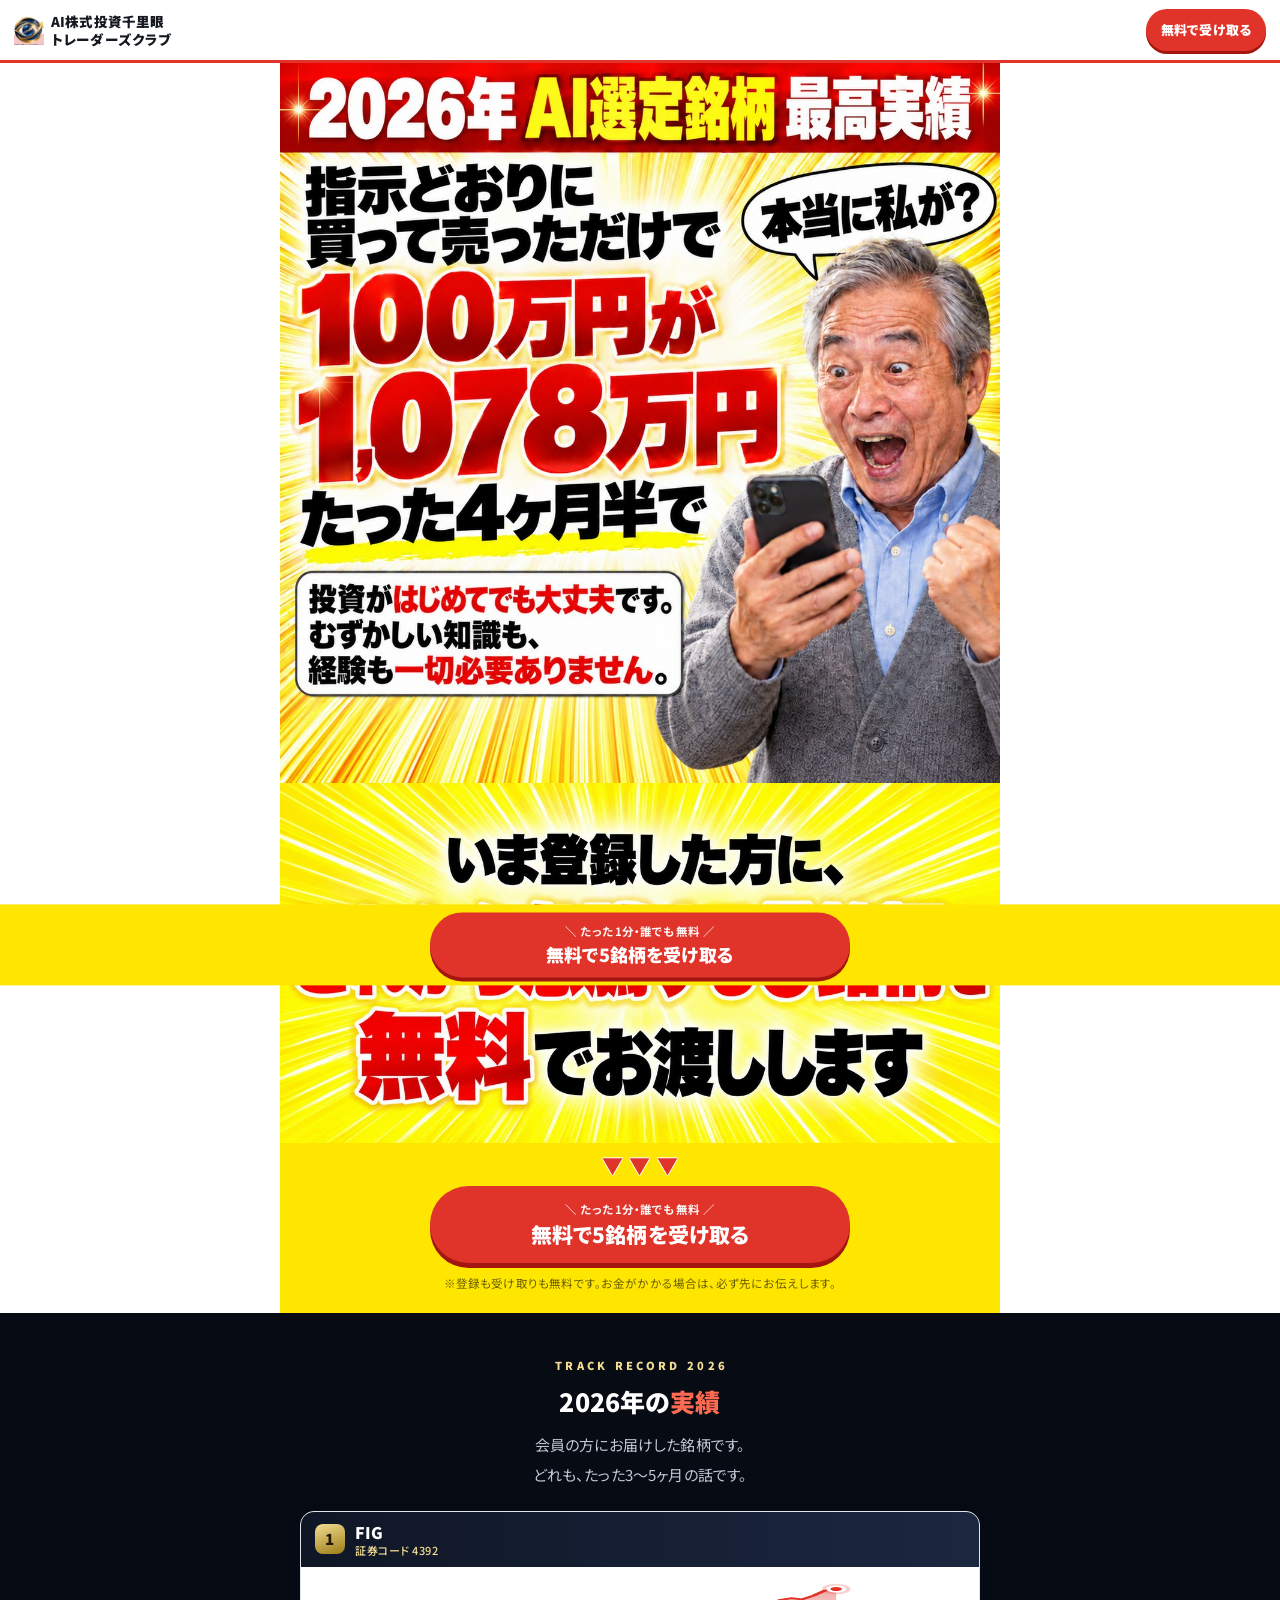
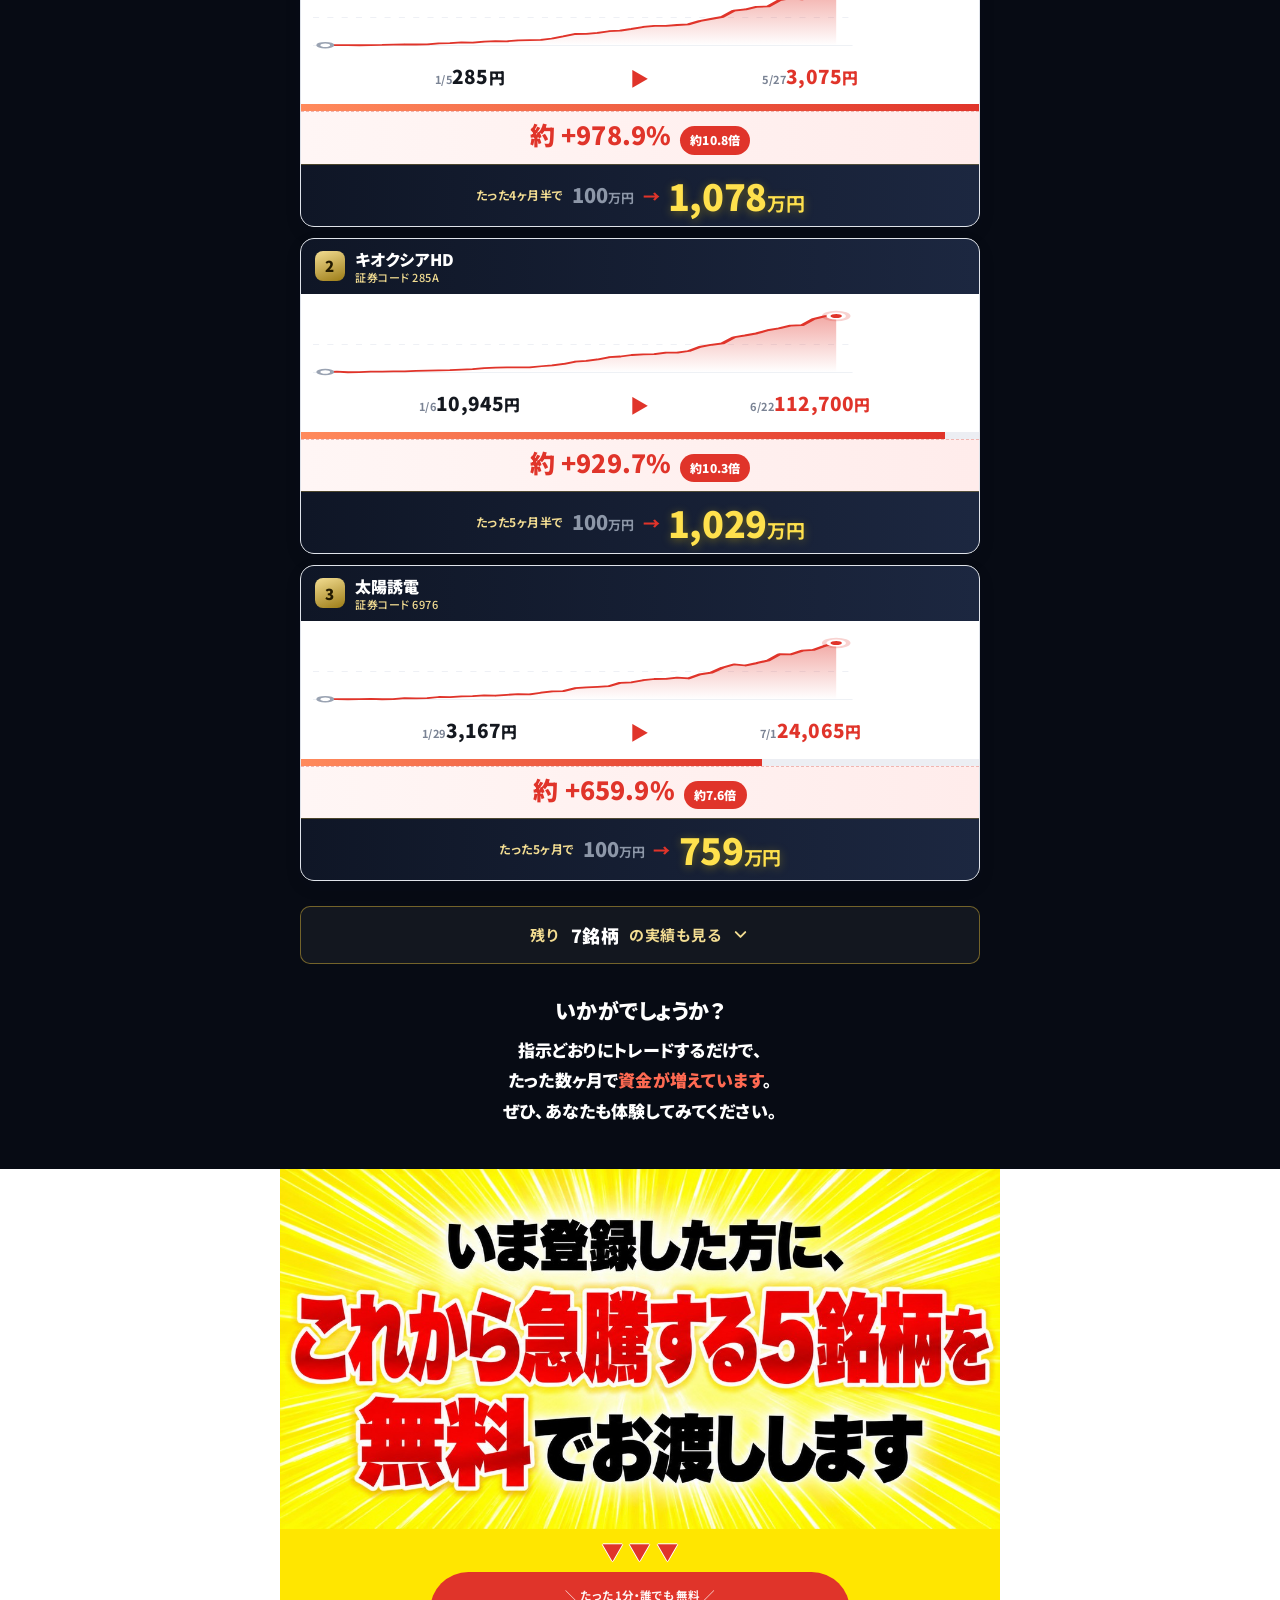
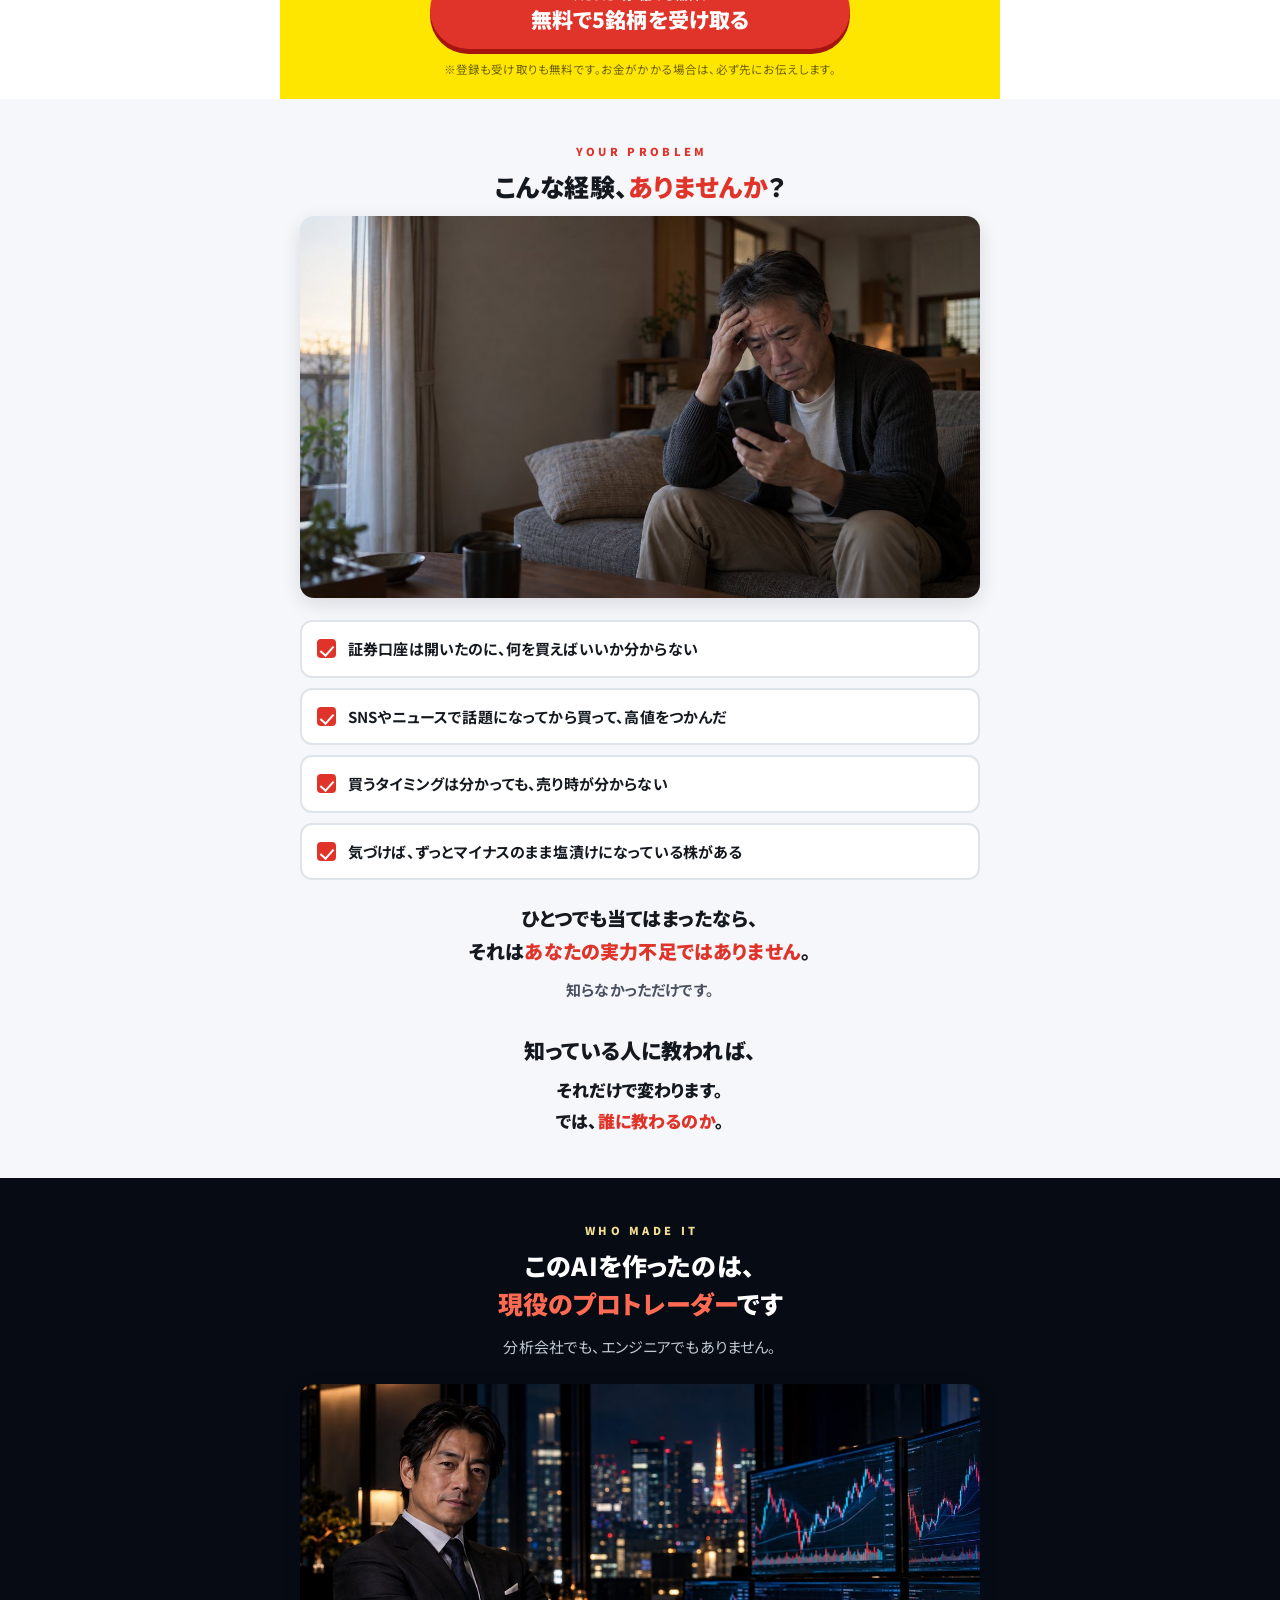
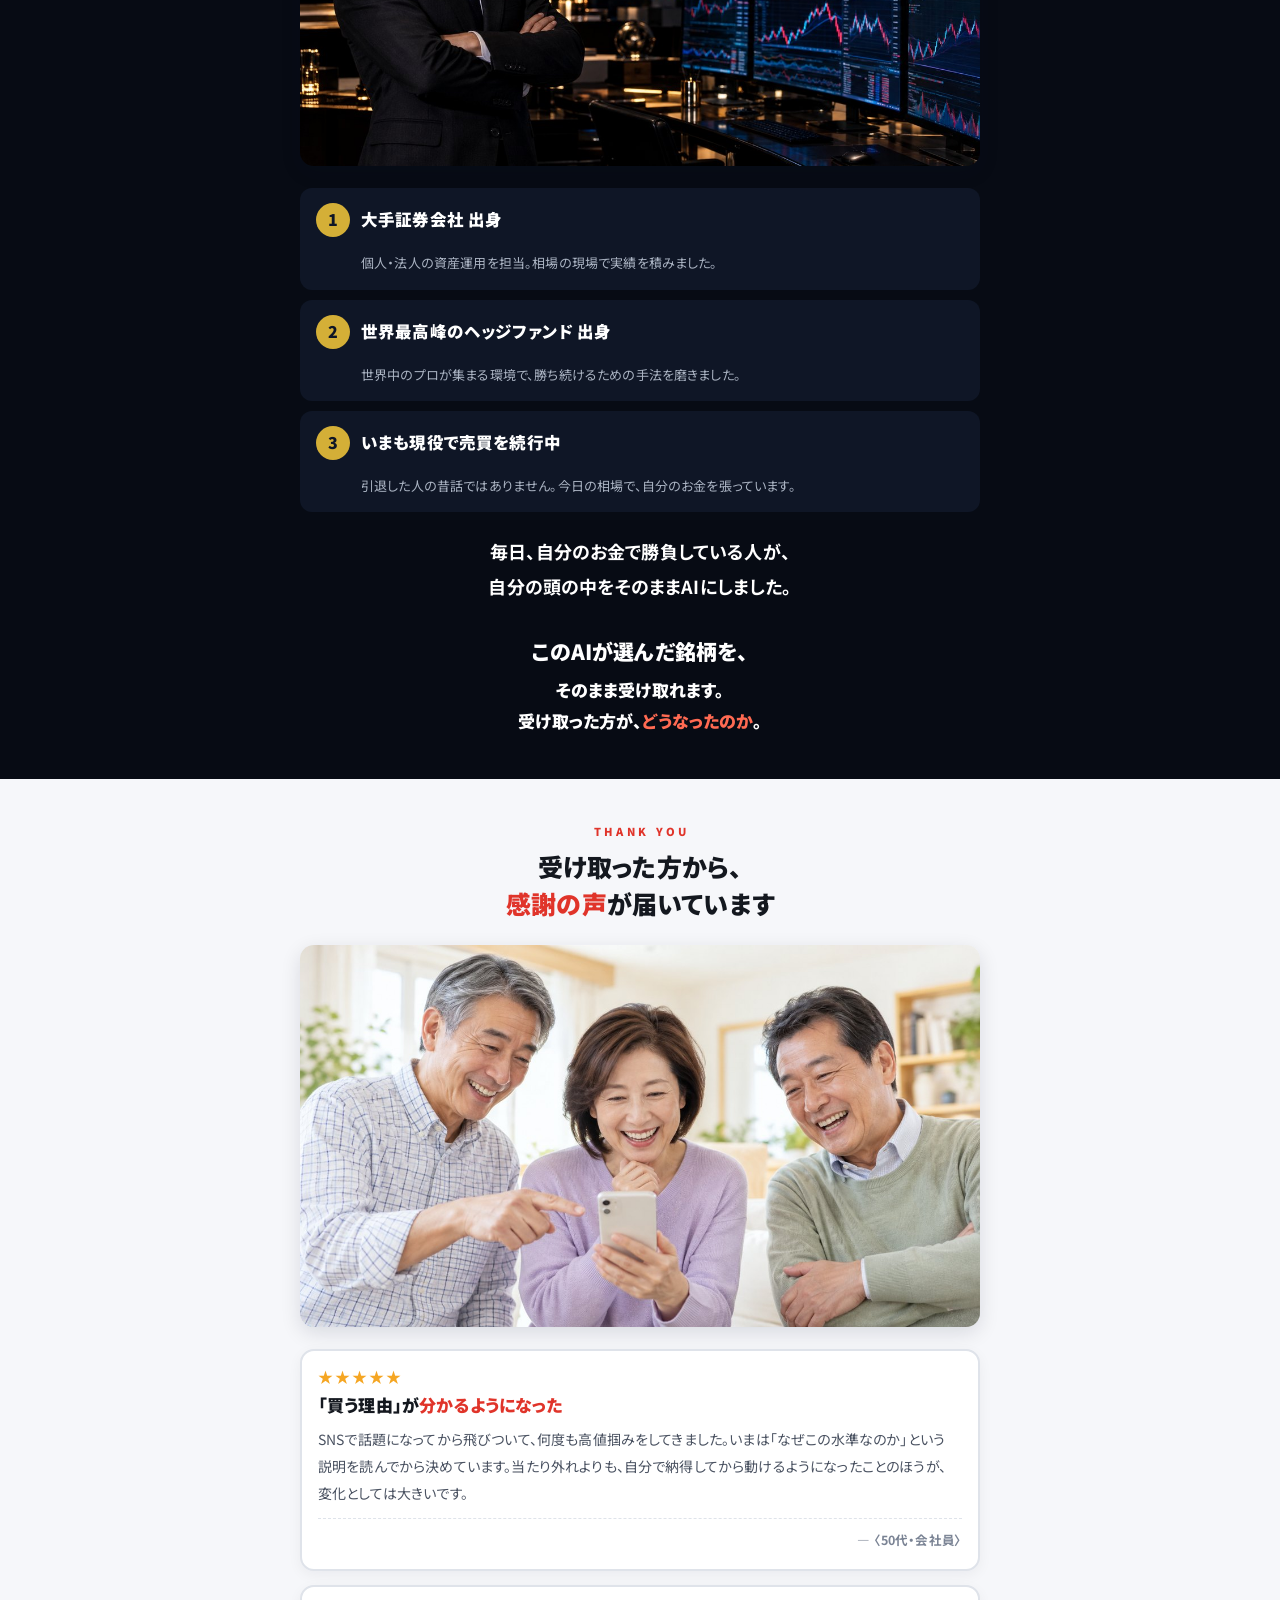
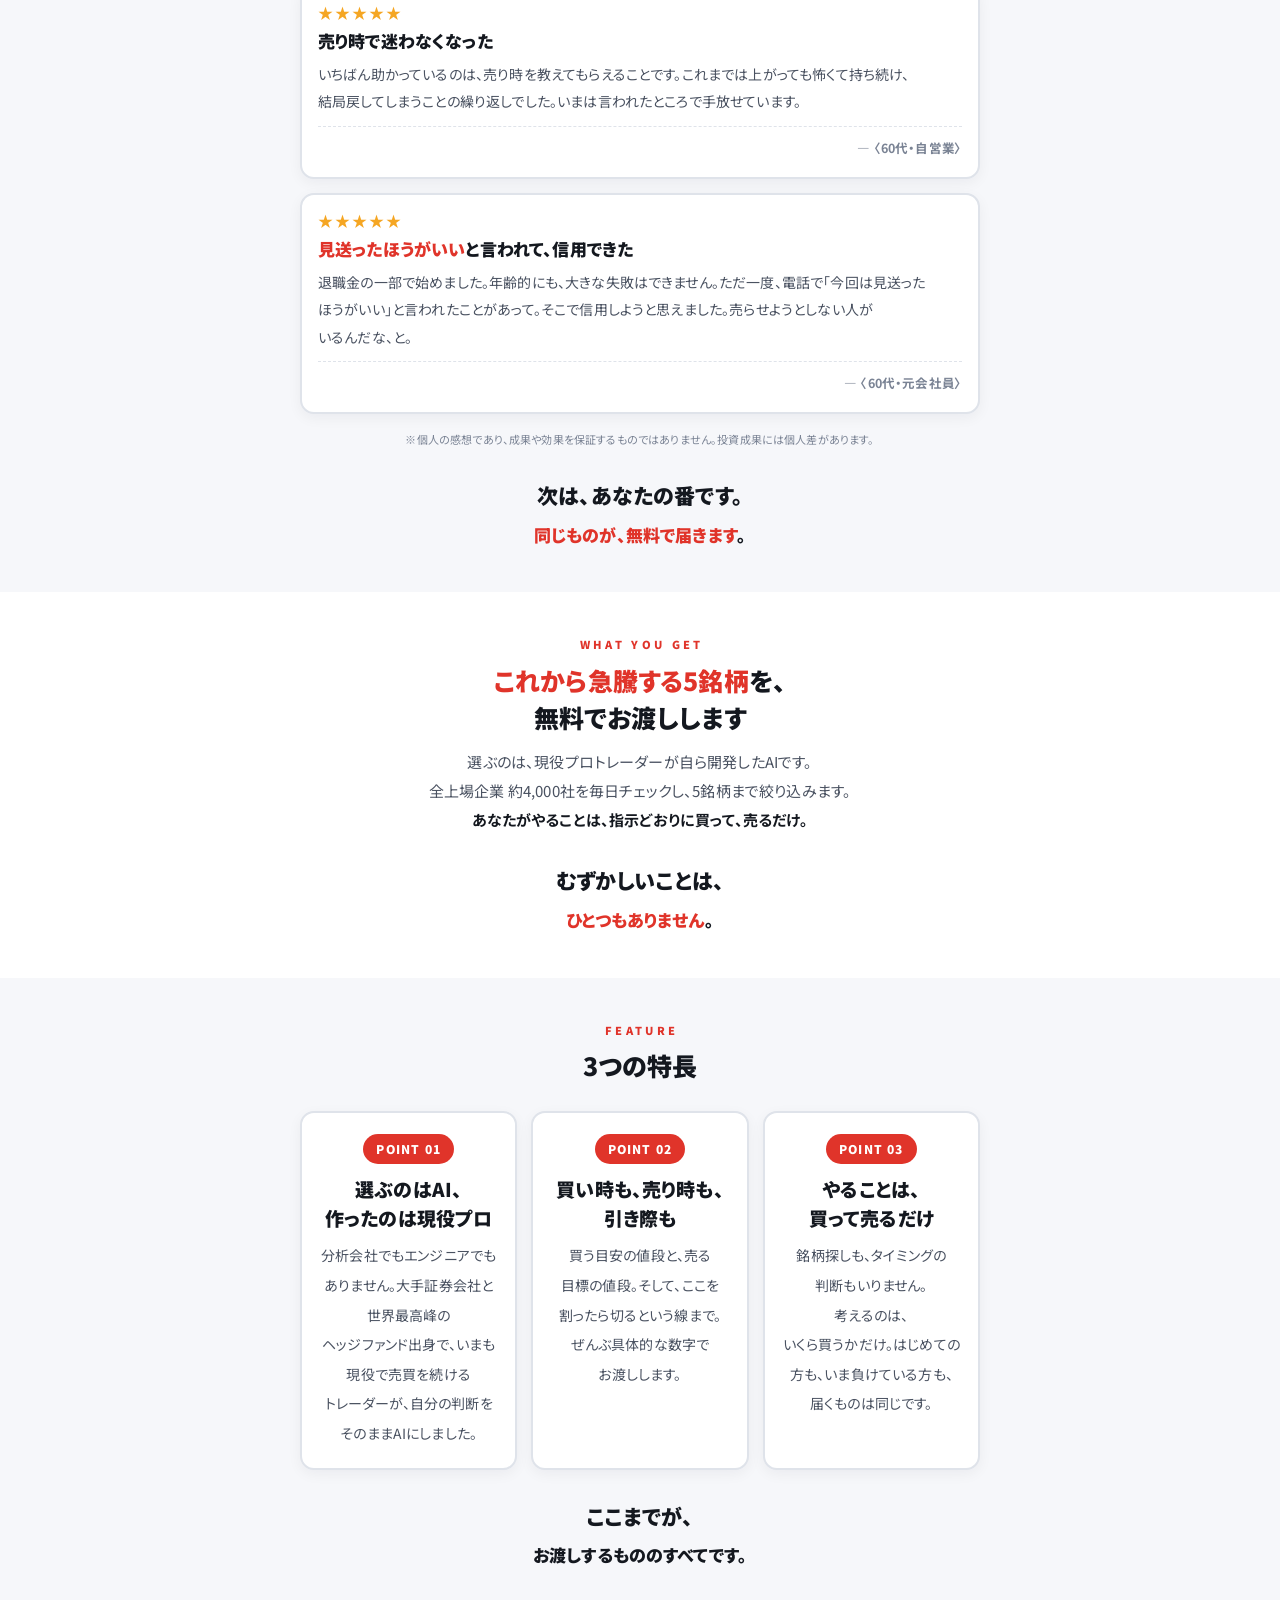
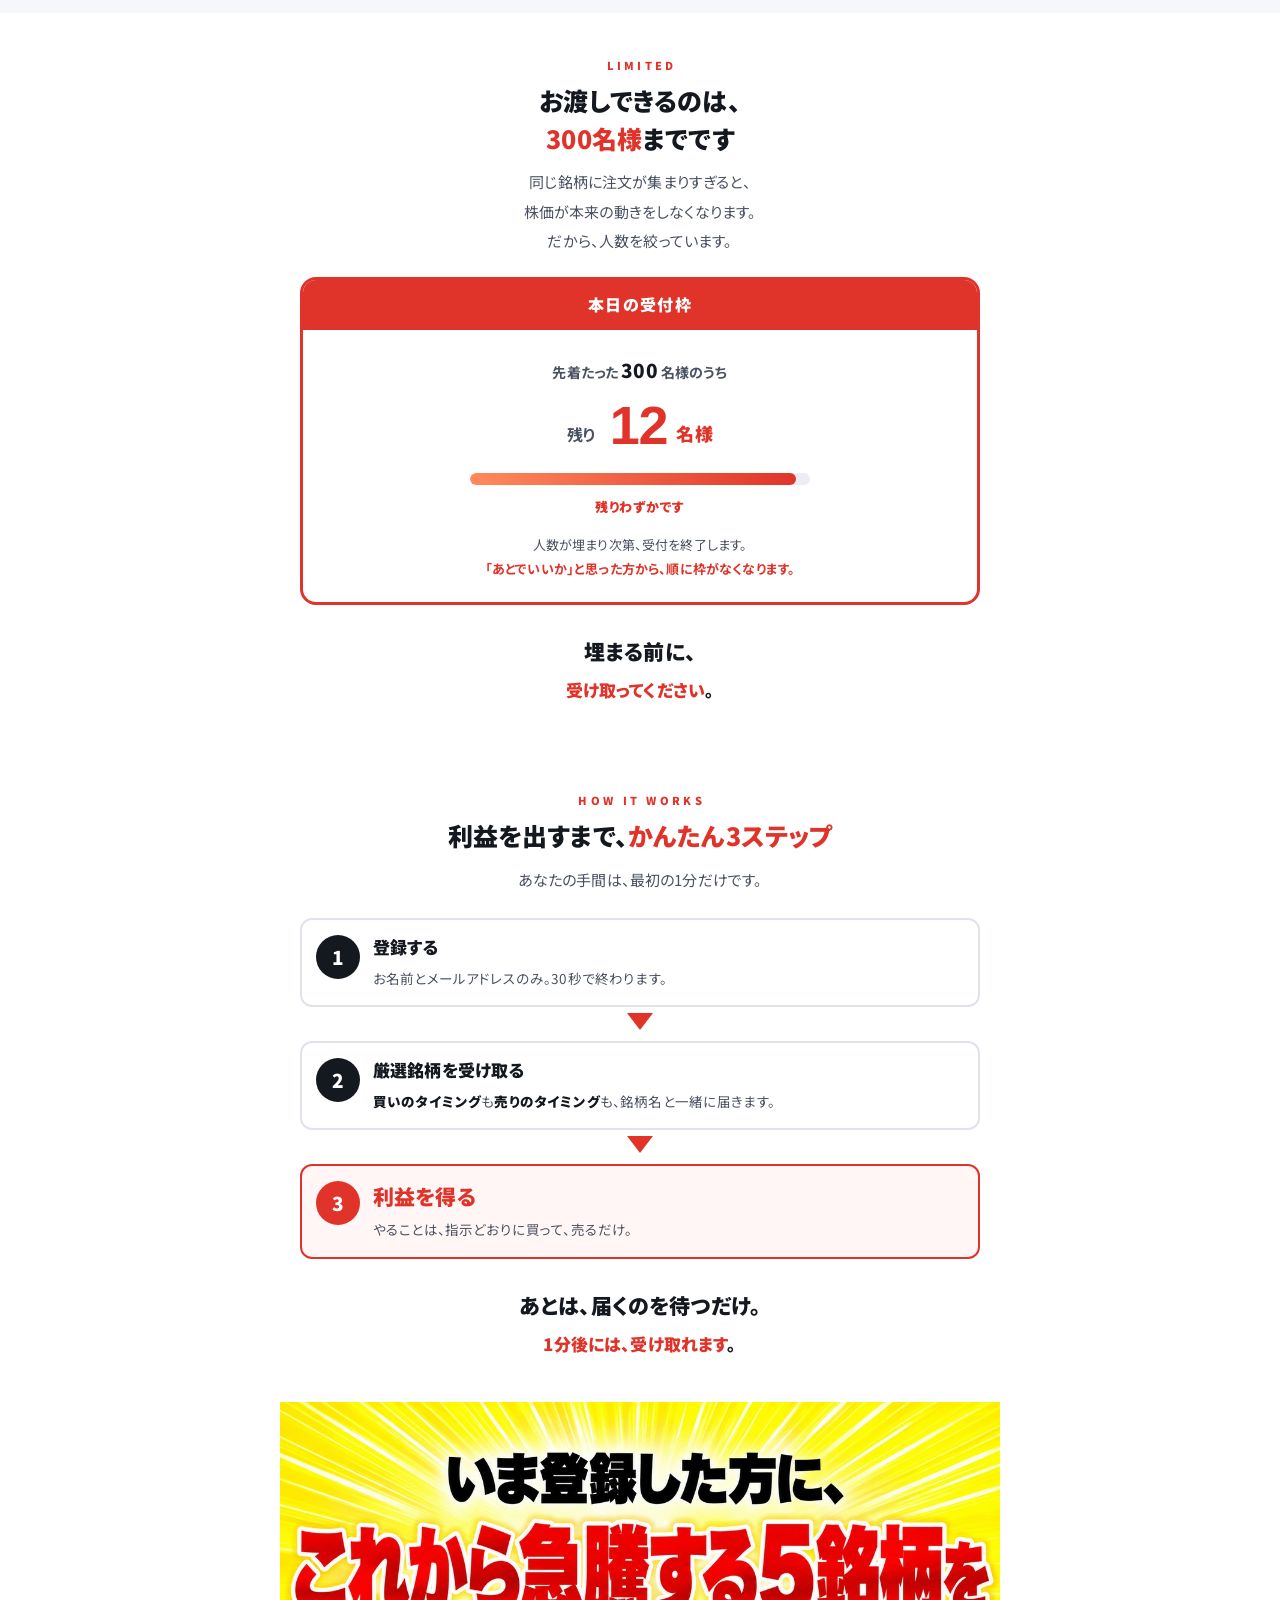
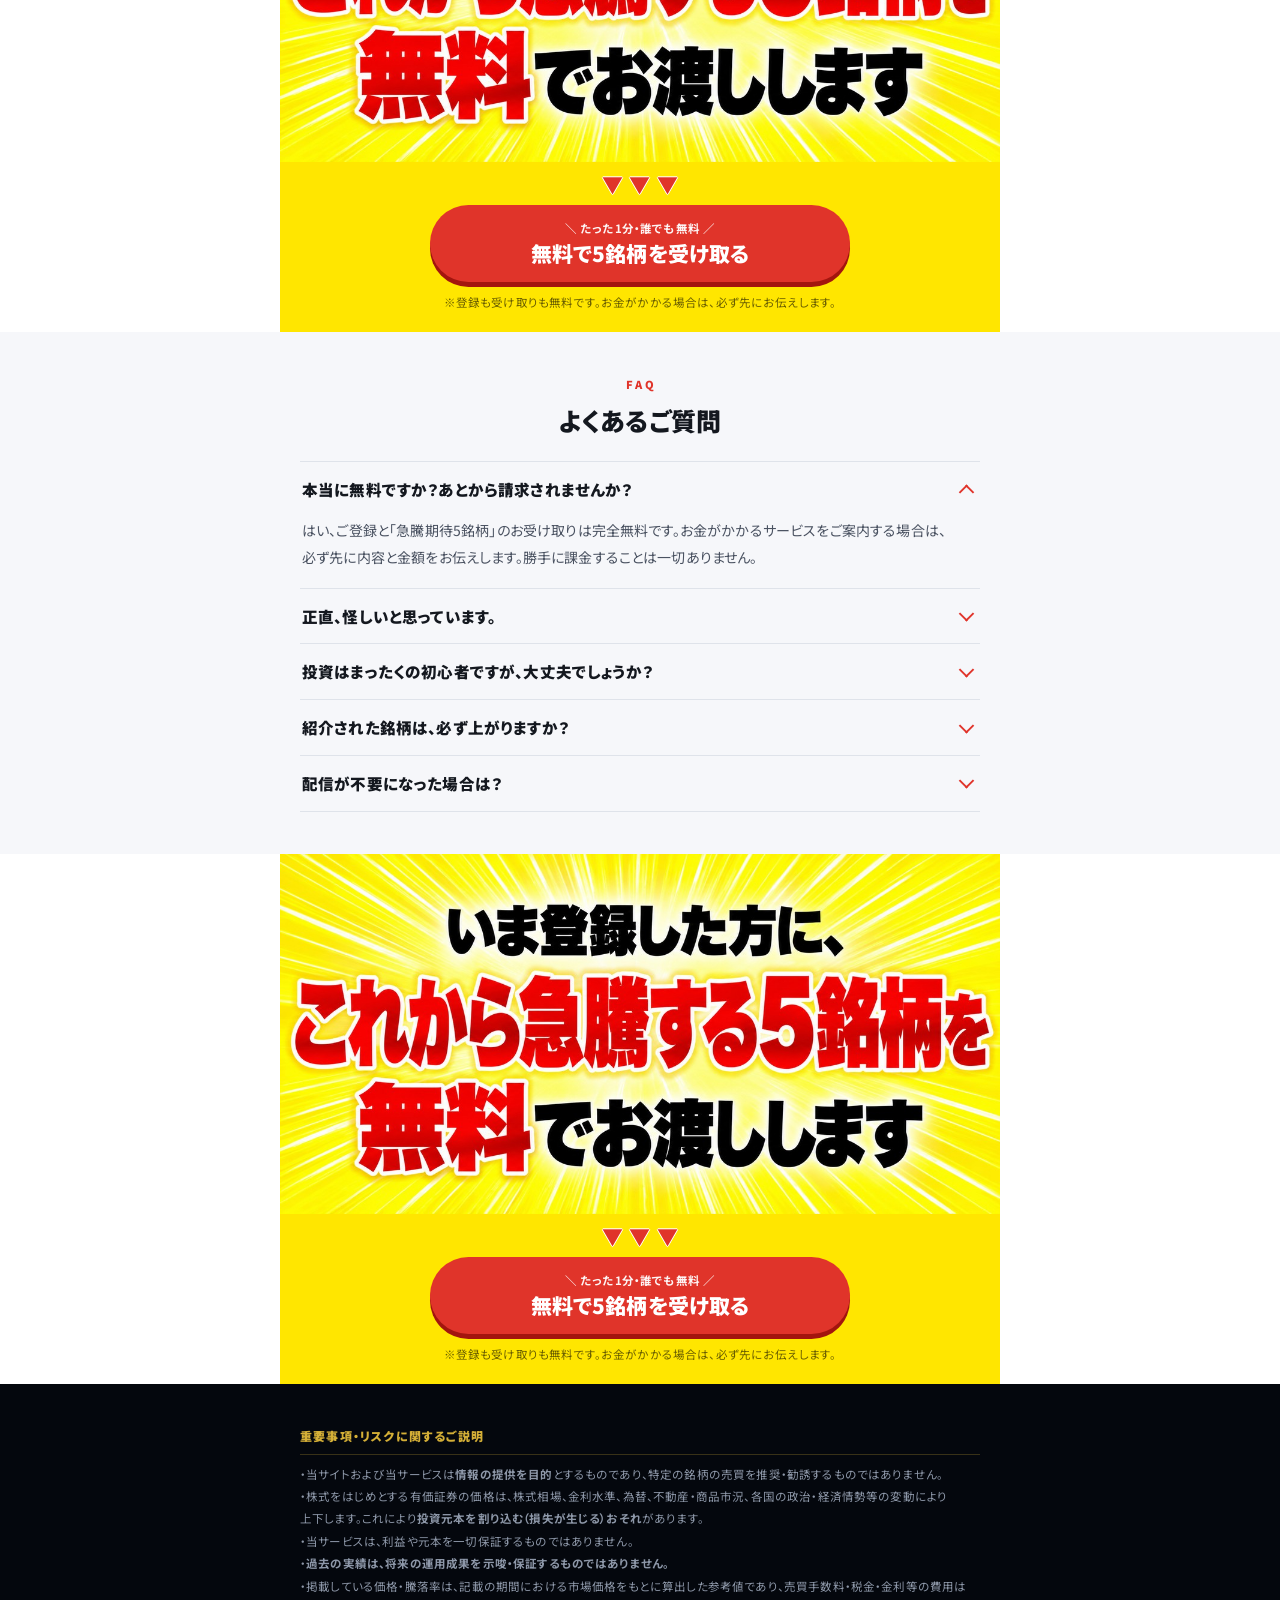
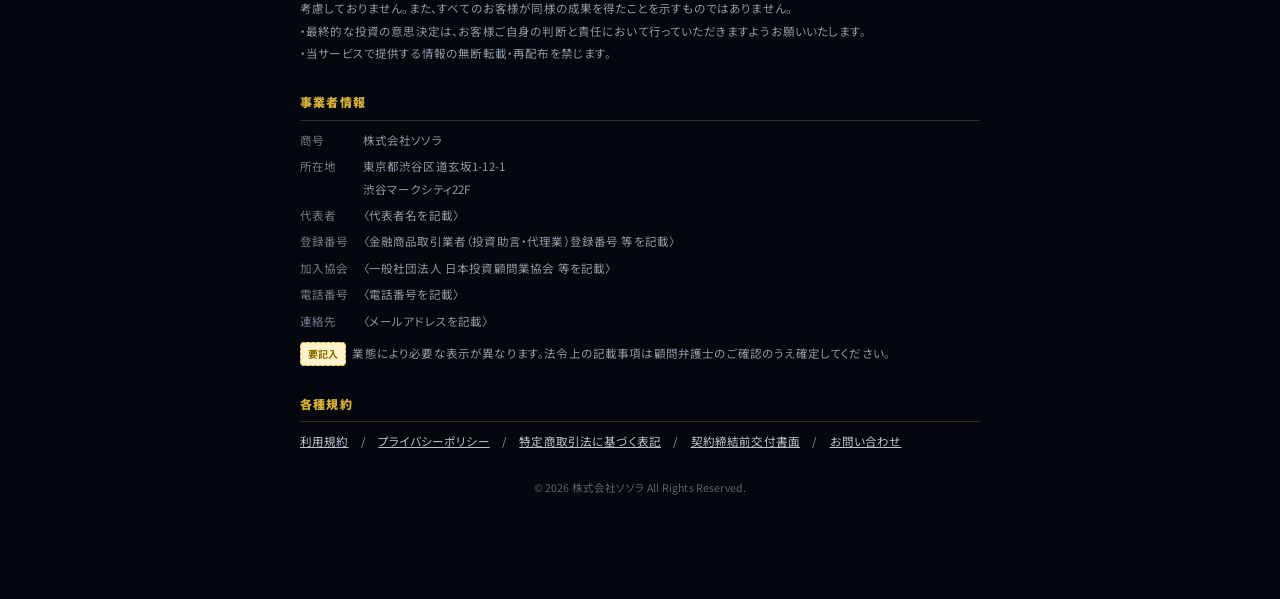
<file: v3/index.html>
<!DOCTYPE html>
<html lang="ja">
<head>
<meta charset="UTF-8">
<meta name="viewport" content="width=device-width, initial-scale=1.0">
<meta name="robots" content="noindex, nofollow">
<title>【無料】AIが選んだ急騰期待の日本株5銘柄プレゼント</title>
<link rel="icon" type="image/png" href="../assets/img/logo/favicon.png?v=20261029b">
<link rel="apple-touch-icon" href="../assets/img/logo/apple-touch-icon.png?v=20261029b">
<!-- ▼ LINEやSMSで共有されたときの表示。
     本番ドメインが決まったら og:image を
     絶対URLに書き換えてください。 -->
<meta property="og:type" content="website">
<meta property="og:site_name" content="AI株式投資千里眼トレーダーズクラブ">
<meta property="og:title" content="AI株式投資千里眼トレーダーズクラブ">
<meta property="og:description" content="次に狙う株が、ここで見つかる。">
<meta property="og:image" content="../assets/img/logo/ogp.jpg?v=20261029b">
<meta name="twitter:card" content="summary_large_image">
<link rel="preconnect" href="https://fonts.googleapis.com">
<link rel="preconnect" href="https://fonts.gstatic.com" crossorigin>
<link href="https://fonts.googleapis.com/css2?family=Noto+Sans+JP:wght@400;500;700;900&family=Noto+Serif+JP:wght@600;900&display=swap" rel="stylesheet">
<link rel="stylesheet" href="../assets/css/style.css?v=20261029c">
<link rel="stylesheet" href="../assets/css/v3.css?v=20261029c">
<link rel="preload" as="image" href="../assets/img/v3-hero.jpg?v=20261021093000" fetchpriority="high">
</head>
<body>

<header class="v3hd">
  <div class="nm"><img class="mk" src="../assets/img/logo/mark.webp?v=20261029b" alt="" width="128" height="128" decoding="async"><span>AI株式投資千里眼<br>トレーダーズクラブ</span></div>
  <a href="#steps">無料で受け取る</a>
</header>

<h1 class="v3hero">
  <img src="../assets/img/v3-hero.jpg?v=20261021093000" alt="指示どおりに買って売っただけで、100万円が1,078万円。たった4ヶ月半で。投資がはじめてでも大丈夫です。むずかしい知識も、経験も一切必要ありません。" width="1200" height="1200" fetchpriority="high" decoding="async">
</h1>

      <div class="v3cta">
        <p class="v3offer"><img src="../assets/img/v3-offer.jpg?v=20261021100000" alt="いま登録した方に、これから急騰する5銘柄を無料でお渡しします" width="1200" height="600" loading="lazy" decoding="async"></p>
        <p class="v3arw" aria-hidden="true">▼▼▼</p>
        <a href="#steps" class="v3btn"><small>＼ たった1分・誰でも無料 ／</small>無料で5銘柄を受け取る</a>
        <p class="note">※登録も受け取りも無料です。お金がかかる場合は、必ず先にお伝えします。</p>
      </div>

<!-- ============================================================
     RESULTS ― 実績（このページの主役）
     ============================================================ -->
<section class="v3sec dark" id="results">
  <div class="wrap">
    <p class="v3lab">TRACK RECORD 2026</p>
    <p class="v3h">2026年の<em>実績</em></p>
    <p class="v3p">会員の方にお届けした銘柄です。<br>どれも、たった3〜5ヶ月の話です。</p>

    <div style="height:22px"></div>
    <div class="rank">

      <article class="rc">
        <div class="rc-hd"><span class="rc-no">1</span><span class="rc-nm">FIG<span>証券コード 4392</span></span></div>
        <div class="rc-chart">
          <svg viewBox="0 0 320 104" xmlns="http://www.w3.org/2000/svg" aria-hidden="true" preserveAspectRatio="none">
            <defs><linearGradient id="ca1" x1="0" y1="0" x2="0" y2="1">
              <stop offset="0%" stop-color="#e0342a" stop-opacity=".42"/><stop offset="100%" stop-color="#e0342a" stop-opacity="0"/>
            </linearGradient></defs>
            <g stroke="#e9ecf2" stroke-width="1">
              <line x1="0" y1="91" x2="264" y2="91"/>
              <line x1="0" y1="54" x2="264" y2="54" stroke-dasharray="3 4"/>
            </g>
            <path d="M6.0,91.0 L6.0,90.9 L11.6,90.7 L17.1,90.7 L22.7,91.0 L28.2,90.7 L33.8,90.6 L39.3,90.2 L44.9,89.7 L50.4,90.0 L56.0,89.7 L61.6,88.4 L67.1,88.3 L72.7,87.3 L78.2,87.5 L83.8,86.2 L89.3,85.5 L94.9,85.7 L100.4,84.4 L106.0,84.1 L111.6,83.7 L117.1,82.0 L122.7,79.1 L128.2,76.0 L133.8,75.7 L139.3,74.5 L144.9,72.3 L150.4,71.6 L156.0,69.2 L161.6,66.6 L167.1,65.3 L172.7,65.1 L178.2,64.0 L183.8,63.1 L189.3,58.7 L194.9,55.8 L200.4,53.1 L206.0,44.8 L211.6,43.3 L217.1,39.7 L222.7,39.3 L228.2,30.9 L233.8,28.3 L239.3,29.9 L244.9,24.8 L250.4,18.1 L256.0,16.0 L256.0,91.0 Z" fill="url(#ca1)"/>
            <polyline points="6.0,90.9 11.6,90.7 17.1,90.7 22.7,91.0 28.2,90.7 33.8,90.6 39.3,90.2 44.9,89.7 50.4,90.0 56.0,89.7 61.6,88.4 67.1,88.3 72.7,87.3 78.2,87.5 83.8,86.2 89.3,85.5 94.9,85.7 100.4,84.4 106.0,84.1 111.6,83.7 117.1,82.0 122.7,79.1 128.2,76.0 133.8,75.7 139.3,74.5 144.9,72.3 150.4,71.6 156.0,69.2 161.6,66.6 167.1,65.3 172.7,65.1 178.2,64.0 183.8,63.1 189.3,58.7 194.9,55.8 200.4,53.1 206.0,44.8 211.6,43.3 217.1,39.7 222.7,39.3 228.2,30.9 233.8,28.3 239.3,29.9 244.9,24.8 250.4,18.1 256.0,16.0" fill="none" stroke="#e0342a" stroke-width="2.4" stroke-linejoin="round" stroke-linecap="round"/>
            <circle cx="6.0" cy="90.9" r="3.4" fill="#fff" stroke="#9aa3b2" stroke-width="2"/>
            <circle cx="256.0" cy="16.0" r="7" fill="#e0342a" opacity=".22"/>
            <circle cx="256.0" cy="16.0" r="3.8" fill="#e0342a" stroke="#fff" stroke-width="2"/>
          </svg>
        </div>
        <div class="rc-bd">
          <div class="rc-p"><span class="d">1/5</span><span class="v">285<small>円</small></span></div>
          <div class="rc-ar">▶</div>
          <div class="rc-p to"><span class="d">5/27</span><span class="v">3,075<small>円</small></span></div>
        </div>
        <div class="rc-bar"><i style="width:100%"></i></div>
        <div class="rc-ft"><b>約 +978.9%</b><i>約10.8倍</i></div>
        <div class="rc-sim">
          <span class="k">たった4ヶ月半で</span>
          <span class="v">100<i>万円</i></span>
          <span class="ar">→</span>
          <span class="v to">1,078<i>万円</i></span>
        </div>
      </article>

      <article class="rc">
        <div class="rc-hd"><span class="rc-no">2</span><span class="rc-nm">キオクシアHD<span>証券コード 285A</span></span></div>
        <div class="rc-chart">
          <svg viewBox="0 0 320 104" xmlns="http://www.w3.org/2000/svg" aria-hidden="true" preserveAspectRatio="none">
            <defs><linearGradient id="ca2" x1="0" y1="0" x2="0" y2="1">
              <stop offset="0%" stop-color="#e0342a" stop-opacity=".42"/><stop offset="100%" stop-color="#e0342a" stop-opacity="0"/>
            </linearGradient></defs>
            <g stroke="#e9ecf2" stroke-width="1">
              <line x1="0" y1="91" x2="264" y2="91"/>
              <line x1="0" y1="54" x2="264" y2="54" stroke-dasharray="3 4"/>
            </g>
            <path d="M6.0,91.0 L6.0,90.7 L11.6,90.3 L17.1,91.0 L22.7,90.9 L28.2,90.2 L33.8,90.1 L39.3,89.9 L44.9,89.9 L50.4,89.3 L56.0,88.9 L61.6,88.4 L67.1,88.3 L72.7,87.4 L78.2,86.8 L83.8,85.6 L89.3,84.8 L94.9,84.5 L100.4,84.6 L106.0,84.4 L111.6,83.0 L117.1,81.7 L122.7,79.9 L128.2,76.9 L133.8,75.7 L139.3,73.9 L144.9,70.9 L150.4,70.0 L156.0,68.0 L161.6,67.1 L167.1,66.8 L172.7,64.9 L178.2,64.8 L183.8,62.7 L189.3,57.1 L194.9,54.4 L200.4,52.5 L206.0,44.4 L211.6,41.9 L217.1,39.1 L222.7,34.8 L228.2,32.4 L233.8,28.7 L239.3,28.2 L244.9,20.0 L250.4,16.2 L256.0,16.0 L256.0,91.0 Z" fill="url(#ca2)"/>
            <polyline points="6.0,90.7 11.6,90.3 17.1,91.0 22.7,90.9 28.2,90.2 33.8,90.1 39.3,89.9 44.9,89.9 50.4,89.3 56.0,88.9 61.6,88.4 67.1,88.3 72.7,87.4 78.2,86.8 83.8,85.6 89.3,84.8 94.9,84.5 100.4,84.6 106.0,84.4 111.6,83.0 117.1,81.7 122.7,79.9 128.2,76.9 133.8,75.7 139.3,73.9 144.9,70.9 150.4,70.0 156.0,68.0 161.6,67.1 167.1,66.8 172.7,64.9 178.2,64.8 183.8,62.7 189.3,57.1 194.9,54.4 200.4,52.5 206.0,44.4 211.6,41.9 217.1,39.1 222.7,34.8 228.2,32.4 233.8,28.7 239.3,28.2 244.9,20.0 250.4,16.2 256.0,16.0" fill="none" stroke="#e0342a" stroke-width="2.4" stroke-linejoin="round" stroke-linecap="round"/>
            <circle cx="6.0" cy="90.7" r="3.4" fill="#fff" stroke="#9aa3b2" stroke-width="2"/>
            <circle cx="256.0" cy="16.0" r="7" fill="#e0342a" opacity=".22"/>
            <circle cx="256.0" cy="16.0" r="3.8" fill="#e0342a" stroke="#fff" stroke-width="2"/>
          </svg>
        </div>
        <div class="rc-bd">
          <div class="rc-p"><span class="d">1/6</span><span class="v">10,945<small>円</small></span></div>
          <div class="rc-ar">▶</div>
          <div class="rc-p to"><span class="d">6/22</span><span class="v">112,700<small>円</small></span></div>
        </div>
        <div class="rc-bar"><i style="width:95%"></i></div>
        <div class="rc-ft"><b>約 +929.7%</b><i>約10.3倍</i></div>
        <div class="rc-sim">
          <span class="k">たった5ヶ月半で</span>
          <span class="v">100<i>万円</i></span>
          <span class="ar">→</span>
          <span class="v to">1,029<i>万円</i></span>
        </div>
      </article>

      <article class="rc">
        <div class="rc-hd"><span class="rc-no">3</span><span class="rc-nm">太陽誘電<span>証券コード 6976</span></span></div>
        <div class="rc-chart">
          <svg viewBox="0 0 320 104" xmlns="http://www.w3.org/2000/svg" aria-hidden="true" preserveAspectRatio="none">
            <defs><linearGradient id="ca3" x1="0" y1="0" x2="0" y2="1">
              <stop offset="0%" stop-color="#e0342a" stop-opacity=".42"/><stop offset="100%" stop-color="#e0342a" stop-opacity="0"/>
            </linearGradient></defs>
            <g stroke="#e9ecf2" stroke-width="1">
              <line x1="0" y1="91" x2="264" y2="91"/>
              <line x1="0" y1="54" x2="264" y2="54" stroke-dasharray="3 4"/>
            </g>
            <path d="M6.0,91.0 L6.0,90.9 L11.6,90.8 L17.1,91.0 L22.7,90.7 L28.2,90.5 L33.8,91.0 L39.3,90.8 L44.9,89.5 L50.4,89.9 L56.0,89.5 L61.6,88.0 L67.1,88.2 L72.7,87.1 L78.2,86.9 L83.8,85.9 L89.3,86.3 L94.9,85.1 L100.4,84.2 L106.0,84.4 L111.6,82.3 L117.1,80.6 L122.7,80.1 L128.2,76.3 L133.8,75.2 L139.3,74.4 L144.9,73.5 L150.4,69.1 L156.0,68.4 L161.6,65.6 L167.1,64.0 L172.7,63.7 L178.2,62.1 L183.8,63.3 L189.3,57.9 L194.9,55.5 L200.4,48.8 L206.0,44.5 L211.6,46.0 L217.1,42.8 L222.7,39.2 L228.2,30.9 L233.8,31.2 L239.3,26.3 L244.9,25.2 L250.4,19.8 L256.0,16.0 L256.0,91.0 Z" fill="url(#ca3)"/>
            <polyline points="6.0,90.9 11.6,90.8 17.1,91.0 22.7,90.7 28.2,90.5 33.8,91.0 39.3,90.8 44.9,89.5 50.4,89.9 56.0,89.5 61.6,88.0 67.1,88.2 72.7,87.1 78.2,86.9 83.8,85.9 89.3,86.3 94.9,85.1 100.4,84.2 106.0,84.4 111.6,82.3 117.1,80.6 122.7,80.1 128.2,76.3 133.8,75.2 139.3,74.4 144.9,73.5 150.4,69.1 156.0,68.4 161.6,65.6 167.1,64.0 172.7,63.7 178.2,62.1 183.8,63.3 189.3,57.9 194.9,55.5 200.4,48.8 206.0,44.5 211.6,46.0 217.1,42.8 222.7,39.2 228.2,30.9 233.8,31.2 239.3,26.3 244.9,25.2 250.4,19.8 256.0,16.0" fill="none" stroke="#e0342a" stroke-width="2.4" stroke-linejoin="round" stroke-linecap="round"/>
            <circle cx="6.0" cy="90.9" r="3.4" fill="#fff" stroke="#9aa3b2" stroke-width="2"/>
            <circle cx="256.0" cy="16.0" r="7" fill="#e0342a" opacity=".22"/>
            <circle cx="256.0" cy="16.0" r="3.8" fill="#e0342a" stroke="#fff" stroke-width="2"/>
          </svg>
        </div>
        <div class="rc-bd">
          <div class="rc-p"><span class="d">1/29</span><span class="v">3,167<small>円</small></span></div>
          <div class="rc-ar">▶</div>
          <div class="rc-p to"><span class="d">7/1</span><span class="v">24,065<small>円</small></span></div>
        </div>
        <div class="rc-bar"><i style="width:68%"></i></div>
        <div class="rc-ft"><b>約 +659.9%</b><i>約7.6倍</i></div>
        <div class="rc-sim">
          <span class="k">たった5ヶ月で</span>
          <span class="v">100<i>万円</i></span>
          <span class="ar">→</span>
          <span class="v to">759<i>万円</i></span>
        </div>
      </article>

      <div class="more-wrap" id="moreRank" hidden>
      <article class="rc">
        <div class="rc-hd"><span class="rc-no">4</span><span class="rc-nm">古河電気工業<span>証券コード 5801</span></span></div>
        <div class="rc-chart">
          <svg viewBox="0 0 320 104" xmlns="http://www.w3.org/2000/svg" aria-hidden="true" preserveAspectRatio="none">
            <defs><linearGradient id="ca4" x1="0" y1="0" x2="0" y2="1">
              <stop offset="0%" stop-color="#e0342a" stop-opacity=".42"/><stop offset="100%" stop-color="#e0342a" stop-opacity="0"/>
            </linearGradient></defs>
            <g stroke="#e9ecf2" stroke-width="1">
              <line x1="0" y1="91" x2="264" y2="91"/>
              <line x1="0" y1="54" x2="264" y2="54" stroke-dasharray="3 4"/>
            </g>
            <path d="M6.0,91.0 L6.0,90.5 L11.6,91.0 L17.1,90.6 L22.7,90.8 L28.2,90.8 L33.8,90.2 L39.3,89.2 L44.9,89.1 L50.4,88.8 L56.0,89.2 L61.6,88.2 L67.1,88.1 L72.7,87.7 L78.2,87.1 L83.8,86.2 L89.3,84.7 L94.9,84.7 L100.4,84.5 L106.0,84.3 L111.6,83.7 L117.1,81.5 L122.7,78.6 L128.2,76.0 L133.8,74.1 L139.3,72.3 L144.9,73.1 L150.4,69.6 L156.0,67.4 L161.6,66.0 L167.1,66.1 L172.7,63.8 L178.2,64.2 L183.8,59.5 L189.3,56.3 L194.9,54.1 L200.4,51.6 L206.0,44.0 L211.6,43.0 L217.1,38.0 L222.7,34.9 L228.2,33.9 L233.8,31.3 L239.3,26.4 L244.9,24.1 L250.4,22.7 L256.0,16.0 L256.0,91.0 Z" fill="url(#ca4)"/>
            <polyline points="6.0,90.5 11.6,91.0 17.1,90.6 22.7,90.8 28.2,90.8 33.8,90.2 39.3,89.2 44.9,89.1 50.4,88.8 56.0,89.2 61.6,88.2 67.1,88.1 72.7,87.7 78.2,87.1 83.8,86.2 89.3,84.7 94.9,84.7 100.4,84.5 106.0,84.3 111.6,83.7 117.1,81.5 122.7,78.6 128.2,76.0 133.8,74.1 139.3,72.3 144.9,73.1 150.4,69.6 156.0,67.4 161.6,66.0 167.1,66.1 172.7,63.8 178.2,64.2 183.8,59.5 189.3,56.3 194.9,54.1 200.4,51.6 206.0,44.0 211.6,43.0 217.1,38.0 222.7,34.9 228.2,33.9 233.8,31.3 239.3,26.4 244.9,24.1 250.4,22.7 256.0,16.0" fill="none" stroke="#e0342a" stroke-width="2.4" stroke-linejoin="round" stroke-linecap="round"/>
            <circle cx="6.0" cy="90.5" r="3.4" fill="#fff" stroke="#9aa3b2" stroke-width="2"/>
            <circle cx="256.0" cy="16.0" r="7" fill="#e0342a" opacity=".22"/>
            <circle cx="256.0" cy="16.0" r="3.8" fill="#e0342a" stroke="#fff" stroke-width="2"/>
          </svg>
        </div>
        <div class="rc-bd">
          <div class="rc-p"><span class="d">1/9</span><span class="v">965<small>円</small></span></div>
          <div class="rc-ar">▶</div>
          <div class="rc-p to"><span class="d">5/27</span><span class="v">6,241<small>円</small></span></div>
        </div>
        <div class="rc-bar"><i style="width:56%"></i></div>
        <div class="rc-ft"><b>約 +546.7%</b><i>約6.5倍</i></div>
        <div class="rc-sim">
          <span class="k">たった4ヶ月半で</span>
          <span class="v">100<i>万円</i></span>
          <span class="ar">→</span>
          <span class="v to">646<i>万円</i></span>
        </div>
      </article>

      <article class="rc">
        <div class="rc-hd"><span class="rc-no">5</span><span class="rc-nm">日本電波工業<span>証券コード 6779</span></span></div>
        <div class="rc-chart">
          <svg viewBox="0 0 320 104" xmlns="http://www.w3.org/2000/svg" aria-hidden="true" preserveAspectRatio="none">
            <defs><linearGradient id="ca5" x1="0" y1="0" x2="0" y2="1">
              <stop offset="0%" stop-color="#e0342a" stop-opacity=".42"/><stop offset="100%" stop-color="#e0342a" stop-opacity="0"/>
            </linearGradient></defs>
            <g stroke="#e9ecf2" stroke-width="1">
              <line x1="0" y1="91" x2="264" y2="91"/>
              <line x1="0" y1="54" x2="264" y2="54" stroke-dasharray="3 4"/>
            </g>
            <path d="M6.0,91.0 L6.0,90.8 L11.6,90.3 L17.1,90.2 L22.7,89.8 L28.2,90.1 L33.8,89.6 L39.3,91.0 L44.9,89.9 L50.4,88.6 L56.0,88.8 L61.6,87.8 L67.1,88.8 L72.7,87.5 L78.2,87.3 L83.8,85.9 L89.3,85.6 L94.9,86.7 L100.4,85.9 L106.0,85.5 L111.6,82.1 L117.1,80.5 L122.7,80.1 L128.2,75.9 L133.8,76.5 L139.3,73.3 L144.9,73.4 L150.4,72.1 L156.0,66.7 L161.6,67.5 L167.1,66.8 L172.7,62.8 L178.2,62.6 L183.8,64.7 L189.3,57.6 L194.9,55.5 L200.4,50.2 L206.0,48.4 L211.6,40.7 L217.1,39.2 L222.7,34.0 L228.2,31.1 L233.8,32.3 L239.3,28.3 L244.9,26.4 L250.4,23.0 L256.0,16.0 L256.0,91.0 Z" fill="url(#ca5)"/>
            <polyline points="6.0,90.8 11.6,90.3 17.1,90.2 22.7,89.8 28.2,90.1 33.8,89.6 39.3,91.0 44.9,89.9 50.4,88.6 56.0,88.8 61.6,87.8 67.1,88.8 72.7,87.5 78.2,87.3 83.8,85.9 89.3,85.6 94.9,86.7 100.4,85.9 106.0,85.5 111.6,82.1 117.1,80.5 122.7,80.1 128.2,75.9 133.8,76.5 139.3,73.3 144.9,73.4 150.4,72.1 156.0,66.7 161.6,67.5 167.1,66.8 172.7,62.8 178.2,62.6 183.8,64.7 189.3,57.6 194.9,55.5 200.4,50.2 206.0,48.4 211.6,40.7 217.1,39.2 222.7,34.0 228.2,31.1 233.8,32.3 239.3,28.3 244.9,26.4 250.4,23.0 256.0,16.0" fill="none" stroke="#e0342a" stroke-width="2.4" stroke-linejoin="round" stroke-linecap="round"/>
            <circle cx="6.0" cy="90.8" r="3.4" fill="#fff" stroke="#9aa3b2" stroke-width="2"/>
            <circle cx="256.0" cy="16.0" r="7" fill="#e0342a" opacity=".22"/>
            <circle cx="256.0" cy="16.0" r="3.8" fill="#e0342a" stroke="#fff" stroke-width="2"/>
          </svg>
        </div>
        <div class="rc-bd">
          <div class="rc-p"><span class="d">2/13</span><span class="v">977<small>円</small></span></div>
          <div class="rc-ar">▶</div>
          <div class="rc-p to"><span class="d">6/10</span><span class="v">5,010<small>円</small></span></div>
        </div>
        <div class="rc-bar"><i style="width:43%"></i></div>
        <div class="rc-ft"><b>約 +412.8%</b><i>約5.1倍</i></div>
        <div class="rc-sim">
          <span class="k">たった4ヶ月で</span>
          <span class="v">100<i>万円</i></span>
          <span class="ar">→</span>
          <span class="v to">512<i>万円</i></span>
        </div>
      </article>

      <article class="rc">
        <div class="rc-hd"><span class="rc-no">6</span><span class="rc-nm">村田製作所<span>証券コード 6981</span></span></div>
        <div class="rc-chart">
          <svg viewBox="0 0 320 104" xmlns="http://www.w3.org/2000/svg" aria-hidden="true" preserveAspectRatio="none">
            <defs><linearGradient id="ca6" x1="0" y1="0" x2="0" y2="1">
              <stop offset="0%" stop-color="#e0342a" stop-opacity=".42"/><stop offset="100%" stop-color="#e0342a" stop-opacity="0"/>
            </linearGradient></defs>
            <g stroke="#e9ecf2" stroke-width="1">
              <line x1="0" y1="91" x2="264" y2="91"/>
              <line x1="0" y1="54" x2="264" y2="54" stroke-dasharray="3 4"/>
            </g>
            <path d="M6.0,91.0 L6.0,90.2 L11.6,89.5 L17.1,90.2 L22.7,90.6 L28.2,91.0 L33.8,89.4 L39.3,89.6 L44.9,88.7 L50.4,89.2 L56.0,87.9 L61.6,88.6 L67.1,86.8 L72.7,86.3 L78.2,86.4 L83.8,85.3 L89.3,85.0 L94.9,86.2 L100.4,85.2 L106.0,84.5 L111.6,83.9 L117.1,80.3 L122.7,78.3 L128.2,75.2 L133.8,75.5 L139.3,74.8 L144.9,70.4 L150.4,68.5 L156.0,68.1 L161.6,67.7 L167.1,66.4 L172.7,63.6 L178.2,64.5 L183.8,60.6 L189.3,58.5 L194.9,56.7 L200.4,49.8 L206.0,47.2 L211.6,40.4 L217.1,37.4 L222.7,37.1 L228.2,32.8 L233.8,29.0 L239.3,24.5 L244.9,19.4 L250.4,24.1 L256.0,16.0 L256.0,91.0 Z" fill="url(#ca6)"/>
            <polyline points="6.0,90.2 11.6,89.5 17.1,90.2 22.7,90.6 28.2,91.0 33.8,89.4 39.3,89.6 44.9,88.7 50.4,89.2 56.0,87.9 61.6,88.6 67.1,86.8 72.7,86.3 78.2,86.4 83.8,85.3 89.3,85.0 94.9,86.2 100.4,85.2 106.0,84.5 111.6,83.9 117.1,80.3 122.7,78.3 128.2,75.2 133.8,75.5 139.3,74.8 144.9,70.4 150.4,68.5 156.0,68.1 161.6,67.7 167.1,66.4 172.7,63.6 178.2,64.5 183.8,60.6 189.3,58.5 194.9,56.7 200.4,49.8 206.0,47.2 211.6,40.4 217.1,37.4 222.7,37.1 228.2,32.8 233.8,29.0 239.3,24.5 244.9,19.4 250.4,24.1 256.0,16.0" fill="none" stroke="#e0342a" stroke-width="2.4" stroke-linejoin="round" stroke-linecap="round"/>
            <circle cx="6.0" cy="90.2" r="3.4" fill="#fff" stroke="#9aa3b2" stroke-width="2"/>
            <circle cx="256.0" cy="16.0" r="7" fill="#e0342a" opacity=".22"/>
            <circle cx="256.0" cy="16.0" r="3.8" fill="#e0342a" stroke="#fff" stroke-width="2"/>
          </svg>
        </div>
        <div class="rc-bd">
          <div class="rc-p"><span class="d">2/2</span><span class="v">2,822<small>円</small></span></div>
          <div class="rc-ar">▶</div>
          <div class="rc-p to"><span class="d">6/22</span><span class="v">12,895<small>円</small></span></div>
        </div>
        <div class="rc-bar"><i style="width:37%"></i></div>
        <div class="rc-ft"><b>約 +356.9%</b><i>約4.6倍</i></div>
        <div class="rc-sim">
          <span class="k">たった4ヶ月半で</span>
          <span class="v">100<i>万円</i></span>
          <span class="ar">→</span>
          <span class="v to">456<i>万円</i></span>
        </div>
      </article>

      <article class="rc">
        <div class="rc-hd"><span class="rc-no">7</span><span class="rc-nm">日本ケミコン<span>証券コード 6997</span></span></div>
        <div class="rc-chart">
          <svg viewBox="0 0 320 104" xmlns="http://www.w3.org/2000/svg" aria-hidden="true" preserveAspectRatio="none">
            <defs><linearGradient id="ca7" x1="0" y1="0" x2="0" y2="1">
              <stop offset="0%" stop-color="#e0342a" stop-opacity=".42"/><stop offset="100%" stop-color="#e0342a" stop-opacity="0"/>
            </linearGradient></defs>
            <g stroke="#e9ecf2" stroke-width="1">
              <line x1="0" y1="91" x2="264" y2="91"/>
              <line x1="0" y1="54" x2="264" y2="54" stroke-dasharray="3 4"/>
            </g>
            <path d="M6.0,91.0 L6.0,90.2 L11.6,90.9 L17.1,89.8 L22.7,91.0 L28.2,89.9 L33.8,90.1 L39.3,90.5 L44.9,89.3 L50.4,90.0 L56.0,88.7 L61.6,89.1 L67.1,88.5 L72.7,87.1 L78.2,85.4 L83.8,86.4 L89.3,86.1 L94.9,85.0 L100.4,84.1 L106.0,85.0 L111.6,83.5 L117.1,79.7 L122.7,80.3 L128.2,75.2 L133.8,75.7 L139.3,74.6 L144.9,73.1 L150.4,70.6 L156.0,66.5 L161.6,67.3 L167.1,65.1 L172.7,64.5 L178.2,65.5 L183.8,64.5 L189.3,62.7 L194.9,58.5 L200.4,53.1 L206.0,45.1 L211.6,43.9 L217.1,41.7 L222.7,36.6 L228.2,34.3 L233.8,32.2 L239.3,24.6 L244.9,21.8 L250.4,22.2 L256.0,16.0 L256.0,91.0 Z" fill="url(#ca7)"/>
            <polyline points="6.0,90.2 11.6,90.9 17.1,89.8 22.7,91.0 28.2,89.9 33.8,90.1 39.3,90.5 44.9,89.3 50.4,90.0 56.0,88.7 61.6,89.1 67.1,88.5 72.7,87.1 78.2,85.4 83.8,86.4 89.3,86.1 94.9,85.0 100.4,84.1 106.0,85.0 111.6,83.5 117.1,79.7 122.7,80.3 128.2,75.2 133.8,75.7 139.3,74.6 144.9,73.1 150.4,70.6 156.0,66.5 161.6,67.3 167.1,65.1 172.7,64.5 178.2,65.5 183.8,64.5 189.3,62.7 194.9,58.5 200.4,53.1 206.0,45.1 211.6,43.9 217.1,41.7 222.7,36.6 228.2,34.3 233.8,32.2 239.3,24.6 244.9,21.8 250.4,22.2 256.0,16.0" fill="none" stroke="#e0342a" stroke-width="2.4" stroke-linejoin="round" stroke-linecap="round"/>
            <circle cx="6.0" cy="90.2" r="3.4" fill="#fff" stroke="#9aa3b2" stroke-width="2"/>
            <circle cx="256.0" cy="16.0" r="7" fill="#e0342a" opacity=".22"/>
            <circle cx="256.0" cy="16.0" r="3.8" fill="#e0342a" stroke="#fff" stroke-width="2"/>
          </svg>
        </div>
        <div class="rc-bd">
          <div class="rc-p"><span class="d">3/23</span><span class="v">1,375<small>円</small></span></div>
          <div class="rc-ar">▶</div>
          <div class="rc-p to"><span class="d">6/22</span><span class="v">6,190<small>円</small></span></div>
        </div>
        <div class="rc-bar"><i style="width:36%"></i></div>
        <div class="rc-ft"><b>約 +350.2%</b><i>約4.5倍</i></div>
        <div class="rc-sim">
          <span class="k">たった3ヶ月で</span>
          <span class="v">100<i>万円</i></span>
          <span class="ar">→</span>
          <span class="v to">450<i>万円</i></span>
        </div>
      </article>

      <article class="rc">
        <div class="rc-hd"><span class="rc-no">8</span><span class="rc-nm">イビデン<span>証券コード 4062</span></span></div>
        <div class="rc-chart">
          <svg viewBox="0 0 320 104" xmlns="http://www.w3.org/2000/svg" aria-hidden="true" preserveAspectRatio="none">
            <defs><linearGradient id="ca8" x1="0" y1="0" x2="0" y2="1">
              <stop offset="0%" stop-color="#e0342a" stop-opacity=".42"/><stop offset="100%" stop-color="#e0342a" stop-opacity="0"/>
            </linearGradient></defs>
            <g stroke="#e9ecf2" stroke-width="1">
              <line x1="0" y1="91" x2="264" y2="91"/>
              <line x1="0" y1="54" x2="264" y2="54" stroke-dasharray="3 4"/>
            </g>
            <path d="M6.0,91.0 L6.0,90.2 L11.6,89.1 L17.1,91.0 L22.7,89.6 L28.2,90.9 L33.8,90.4 L39.3,88.3 L44.9,89.9 L50.4,88.6 L56.0,88.6 L61.6,88.1 L67.1,87.5 L72.7,87.7 L78.2,85.3 L83.8,86.6 L89.3,86.0 L94.9,86.5 L100.4,85.6 L106.0,85.0 L111.6,81.6 L117.1,81.2 L122.7,80.0 L128.2,77.3 L133.8,73.0 L139.3,75.0 L144.9,71.0 L150.4,70.3 L156.0,67.1 L161.6,66.6 L167.1,64.5 L172.7,65.1 L178.2,64.1 L183.8,62.6 L189.3,60.0 L194.9,58.0 L200.4,54.0 L206.0,43.3 L211.6,43.4 L217.1,42.6 L222.7,33.8 L228.2,33.3 L233.8,28.7 L239.3,23.8 L244.9,25.4 L250.4,21.2 L256.0,16.0 L256.0,91.0 Z" fill="url(#ca8)"/>
            <polyline points="6.0,90.2 11.6,89.1 17.1,91.0 22.7,89.6 28.2,90.9 33.8,90.4 39.3,88.3 44.9,89.9 50.4,88.6 56.0,88.6 61.6,88.1 67.1,87.5 72.7,87.7 78.2,85.3 83.8,86.6 89.3,86.0 94.9,86.5 100.4,85.6 106.0,85.0 111.6,81.6 117.1,81.2 122.7,80.0 128.2,77.3 133.8,73.0 139.3,75.0 144.9,71.0 150.4,70.3 156.0,67.1 161.6,66.6 167.1,64.5 172.7,65.1 178.2,64.1 183.8,62.6 189.3,60.0 194.9,58.0 200.4,54.0 206.0,43.3 211.6,43.4 217.1,42.6 222.7,33.8 228.2,33.3 233.8,28.7 239.3,23.8 244.9,25.4 250.4,21.2 256.0,16.0" fill="none" stroke="#e0342a" stroke-width="2.4" stroke-linejoin="round" stroke-linecap="round"/>
            <circle cx="6.0" cy="90.2" r="3.4" fill="#fff" stroke="#9aa3b2" stroke-width="2"/>
            <circle cx="256.0" cy="16.0" r="7" fill="#e0342a" opacity=".22"/>
            <circle cx="256.0" cy="16.0" r="3.8" fill="#e0342a" stroke="#fff" stroke-width="2"/>
          </svg>
        </div>
        <div class="rc-bd">
          <div class="rc-p"><span class="d">1/9</span><span class="v">6,592<small>円</small></span></div>
          <div class="rc-ar">▶</div>
          <div class="rc-p to"><span class="d">7/1</span><span class="v">27,480<small>円</small></span></div>
        </div>
        <div class="rc-bar"><i style="width:33%"></i></div>
        <div class="rc-ft"><b>約 +316.9%</b><i>約4.2倍</i></div>
        <div class="rc-sim">
          <span class="k">たった5ヶ月半で</span>
          <span class="v">100<i>万円</i></span>
          <span class="ar">→</span>
          <span class="v to">416<i>万円</i></span>
        </div>
      </article>

      <article class="rc">
        <div class="rc-hd"><span class="rc-no">9</span><span class="rc-nm">関東電化工業<span>証券コード 4047</span></span></div>
        <div class="rc-chart">
          <svg viewBox="0 0 320 104" xmlns="http://www.w3.org/2000/svg" aria-hidden="true" preserveAspectRatio="none">
            <defs><linearGradient id="ca9" x1="0" y1="0" x2="0" y2="1">
              <stop offset="0%" stop-color="#e0342a" stop-opacity=".42"/><stop offset="100%" stop-color="#e0342a" stop-opacity="0"/>
            </linearGradient></defs>
            <g stroke="#e9ecf2" stroke-width="1">
              <line x1="0" y1="91" x2="264" y2="91"/>
              <line x1="0" y1="54" x2="264" y2="54" stroke-dasharray="3 4"/>
            </g>
            <path d="M6.0,91.0 L6.0,90.0 L11.6,90.3 L17.1,90.9 L22.7,88.9 L28.2,91.0 L33.8,89.5 L39.3,88.3 L44.9,90.2 L50.4,88.6 L56.0,88.0 L61.6,89.1 L67.1,87.6 L72.7,86.1 L78.2,86.1 L83.8,84.5 L89.3,86.4 L94.9,86.3 L100.4,86.7 L106.0,85.6 L111.6,82.2 L117.1,80.9 L122.7,77.8 L128.2,76.7 L133.8,73.7 L139.3,74.8 L144.9,72.3 L150.4,68.8 L156.0,66.6 L161.6,66.1 L167.1,67.6 L172.7,66.5 L178.2,66.7 L183.8,66.3 L189.3,59.2 L194.9,58.1 L200.4,48.9 L206.0,43.6 L211.6,46.5 L217.1,41.2 L222.7,37.2 L228.2,37.8 L233.8,31.2 L239.3,23.5 L244.9,27.1 L250.4,18.9 L256.0,16.0 L256.0,91.0 Z" fill="url(#ca9)"/>
            <polyline points="6.0,90.0 11.6,90.3 17.1,90.9 22.7,88.9 28.2,91.0 33.8,89.5 39.3,88.3 44.9,90.2 50.4,88.6 56.0,88.0 61.6,89.1 67.1,87.6 72.7,86.1 78.2,86.1 83.8,84.5 89.3,86.4 94.9,86.3 100.4,86.7 106.0,85.6 111.6,82.2 117.1,80.9 122.7,77.8 128.2,76.7 133.8,73.7 139.3,74.8 144.9,72.3 150.4,68.8 156.0,66.6 161.6,66.1 167.1,67.6 172.7,66.5 178.2,66.7 183.8,66.3 189.3,59.2 194.9,58.1 200.4,48.9 206.0,43.6 211.6,46.5 217.1,41.2 222.7,37.2 228.2,37.8 233.8,31.2 239.3,23.5 244.9,27.1 250.4,18.9 256.0,16.0" fill="none" stroke="#e0342a" stroke-width="2.4" stroke-linejoin="round" stroke-linecap="round"/>
            <circle cx="6.0" cy="90.0" r="3.4" fill="#fff" stroke="#9aa3b2" stroke-width="2"/>
            <circle cx="256.0" cy="16.0" r="7" fill="#e0342a" opacity=".22"/>
            <circle cx="256.0" cy="16.0" r="3.8" fill="#e0342a" stroke="#fff" stroke-width="2"/>
          </svg>
        </div>
        <div class="rc-bd">
          <div class="rc-p"><span class="d">1/5</span><span class="v">1,118<small>円</small></span></div>
          <div class="rc-ar">▶</div>
          <div class="rc-p to"><span class="d">6/4</span><span class="v">4,405<small>円</small></span></div>
        </div>
        <div class="rc-bar"><i style="width:30%"></i></div>
        <div class="rc-ft"><b>約 +294.0%</b><i>約3.9倍</i></div>
        <div class="rc-sim">
          <span class="k">たった5ヶ月で</span>
          <span class="v">100<i>万円</i></span>
          <span class="ar">→</span>
          <span class="v to">394<i>万円</i></span>
        </div>
      </article>

      <article class="rc">
        <div class="rc-hd"><span class="rc-no">10</span><span class="rc-nm">ブイ・テクノロジー<span>証券コード 7717</span></span></div>
        <div class="rc-chart">
          <svg viewBox="0 0 320 104" xmlns="http://www.w3.org/2000/svg" aria-hidden="true" preserveAspectRatio="none">
            <defs><linearGradient id="ca10" x1="0" y1="0" x2="0" y2="1">
              <stop offset="0%" stop-color="#e0342a" stop-opacity=".42"/><stop offset="100%" stop-color="#e0342a" stop-opacity="0"/>
            </linearGradient></defs>
            <g stroke="#e9ecf2" stroke-width="1">
              <line x1="0" y1="91" x2="264" y2="91"/>
              <line x1="0" y1="54" x2="264" y2="54" stroke-dasharray="3 4"/>
            </g>
            <path d="M6.0,91.0 L6.0,90.2 L11.6,90.4 L17.1,89.9 L22.7,91.0 L28.2,89.0 L33.8,88.8 L39.3,89.1 L44.9,90.4 L50.4,88.9 L56.0,89.1 L61.6,88.9 L67.1,86.0 L72.7,85.2 L78.2,87.8 L83.8,84.2 L89.3,85.4 L94.9,86.5 L100.4,87.2 L106.0,86.1 L111.6,84.5 L117.1,81.2 L122.7,78.6 L128.2,78.0 L133.8,73.6 L139.3,71.0 L144.9,69.2 L150.4,69.2 L156.0,70.3 L161.6,68.6 L167.1,67.6 L172.7,62.8 L178.2,66.1 L183.8,65.5 L189.3,58.1 L194.9,57.2 L200.4,51.0 L206.0,46.8 L211.6,46.7 L217.1,39.7 L222.7,34.3 L228.2,36.9 L233.8,33.1 L239.3,27.9 L244.9,28.0 L250.4,19.9 L256.0,16.0 L256.0,91.0 Z" fill="url(#ca10)"/>
            <polyline points="6.0,90.2 11.6,90.4 17.1,89.9 22.7,91.0 28.2,89.0 33.8,88.8 39.3,89.1 44.9,90.4 50.4,88.9 56.0,89.1 61.6,88.9 67.1,86.0 72.7,85.2 78.2,87.8 83.8,84.2 89.3,85.4 94.9,86.5 100.4,87.2 106.0,86.1 111.6,84.5 117.1,81.2 122.7,78.6 128.2,78.0 133.8,73.6 139.3,71.0 144.9,69.2 150.4,69.2 156.0,70.3 161.6,68.6 167.1,67.6 172.7,62.8 178.2,66.1 183.8,65.5 189.3,58.1 194.9,57.2 200.4,51.0 206.0,46.8 211.6,46.7 217.1,39.7 222.7,34.3 228.2,36.9 233.8,33.1 239.3,27.9 244.9,28.0 250.4,19.9 256.0,16.0" fill="none" stroke="#e0342a" stroke-width="2.4" stroke-linejoin="round" stroke-linecap="round"/>
            <circle cx="6.0" cy="90.2" r="3.4" fill="#fff" stroke="#9aa3b2" stroke-width="2"/>
            <circle cx="256.0" cy="16.0" r="7" fill="#e0342a" opacity=".22"/>
            <circle cx="256.0" cy="16.0" r="3.8" fill="#e0342a" stroke="#fff" stroke-width="2"/>
          </svg>
        </div>
        <div class="rc-bd">
          <div class="rc-p"><span class="d">1/21</span><span class="v">3,025<small>円</small></span></div>
          <div class="rc-ar">▶</div>
          <div class="rc-p to"><span class="d">6/26</span><span class="v">10,180<small>円</small></span></div>
        </div>
        <div class="rc-bar"><i style="width:24%"></i></div>
        <div class="rc-ft"><b>約 +236.5%</b><i>約3.4倍</i></div>
        <div class="rc-sim">
          <span class="k">たった5ヶ月で</span>
          <span class="v">100<i>万円</i></span>
          <span class="ar">→</span>
          <span class="v to">336<i>万円</i></span>
        </div>
      </article>
      </div>
      <button type="button" class="more-btn" id="moreBtn" aria-expanded="false" aria-controls="moreRank">
        残り<b>7銘柄</b>の実績も見る
        <span class="more-ic" aria-hidden="true">
          <svg viewBox="0 0 24 24" fill="none" stroke="currentColor" stroke-width="2.4" stroke-linecap="round" stroke-linejoin="round"><path d="M6 9l6 6 6-6"/></svg>
        </span>
      </button>
    </div>

    <p class="v3end">
      <span class="q">いかがでしょうか？</span>
      <span>指示どおりにトレードするだけで、</span>
      <span>たった数ヶ月で<em>資金が増えています</em>。</span>
      <span>ぜひ、あなたも体験してみてください。</span>
    </p>
  </div>
</section>

      <div class="v3cta">
        <p class="v3offer"><img src="../assets/img/v3-offer.jpg?v=20261021100000" alt="いま登録した方に、これから急騰する5銘柄を無料でお渡しします" width="1200" height="600" loading="lazy" decoding="async"></p>
        <p class="v3arw" aria-hidden="true">▼▼▼</p>
        <a href="#steps" class="v3btn"><small>＼ たった1分・誰でも無料 ／</small>無料で5銘柄を受け取る</a>
        <p class="note">※登録も受け取りも無料です。お金がかかる場合は、必ず先にお伝えします。</p>
      </div>


<!-- ============================================================
     同調
     ============================================================ -->
<section class="v3sec alt" id="empathy">
  <div class="wrap">
    <p class="v3lab">YOUR PROBLEM</p>
    <p class="v3h">こんな経験、<em>ありませんか</em>？</p>

    <figure class="v3img">
      <img src="../assets/img/v3-empathy.jpg?v=20261021100000" alt="スマートフォンで株価を見て困っている男性" width="1200" height="675" loading="lazy" decoding="async">
    </figure>

    <ul class="v3chk">
      <li>証券口座は開いたのに、何を買えばいいか分からない</li>
      <li>SNSやニュースで話題になってから買って、高値をつかんだ</li>
      <li>買うタイミングは分かっても、売り時が分からない</li>
      <li>気づけば、ずっとマイナスのまま塩漬けになっている株がある</li>
    </ul>

    <p class="v3chk-end">
      ひとつでも当てはまったなら、<br>
      それは<em>あなたの実力不足ではありません</em>。<br>
      <span style="font-size:15px;font-weight:700;color:var(--tx2);display:inline-block;margin-top:10px">知らなかっただけです。</span>
    </p>

    <p class="v3end">
      <span class="q">知っている人に教われば、</span>
      <span>それだけで変わります。</span>
      <span>では、<em>誰に教わるのか</em>。</span>
    </p>
  </div>
</section>

<!-- ============================================================
     肩書・根拠
     ============================================================ -->
<section class="v3sec dark" id="pro">
  <div class="wrap">
    <p class="v3lab">WHO MADE IT</p>
    <p class="v3h">このAIを作ったのは、<br><em>現役のプロトレーダー</em>です</p>
    <p class="v3p">分析会社でも、エンジニアでもありません。</p>

    <figure class="v3img" style="margin-top:22px">
      <img src="../assets/img/v3-pro.jpg?v=20261021100000" alt="株価チャートの前に立つプロトレーダー" width="1200" height="675" loading="lazy" decoding="async">
    </figure>

    <ul class="v3cred">
      <li><i>1</i><b>大手証券会社 出身</b><span>個人・法人の資産運用を担当。相場の現場で実績を積みました。</span></li>
      <li><i>2</i><b>世界最高峰のヘッジファンド 出身</b><span>世界中のプロが集まる環境で、勝ち続けるための手法を磨きました。</span></li>
      <li><i>3</i><b>いまも現役で売買を続行中</b><span>引退した人の昔話ではありません。今日の相場で、自分のお金を張っています。</span></li>
    </ul>

    <p class="v3p" style="margin-top:22px">
      <strong style="color:#fff;font-size:18px">毎日、自分のお金で勝負している人が、<br>自分の頭の中をそのままAIにしました。</strong>
    </p>

    <p class="v3end">
      <span class="q">このAIが選んだ銘柄を、</span>
      <span>そのまま受け取れます。</span>
      <span>受け取った方が、<em>どうなったのか</em>。</span>
    </p>
  </div>
</section>

<!-- ============================================================
     感謝の声（プレースホルダー）
     ※実際にいただいた声に差し替えてください
     ============================================================ -->
<section class="v3sec alt" id="voice">
  <div class="wrap">
    <p class="v3lab">THANK YOU</p>
    <p class="v3h">受け取った方から、<br><em>感謝の声</em>が届いています</p>

    <figure class="v3img" style="margin-top:22px">
      <img src="../assets/img/v3-voice.jpg?v=20261021100000" alt="受け取った方の笑顔" width="1200" height="675" loading="lazy" decoding="async">
    </figure>

    <div class="v3voice">
      <div class="v3vc">
        <p class="star">★★★★★</p>
        <b class="ttl">「買う理由」が<em>分かるようになった</em></b>
        <p>SNSで話題になってから飛びついて、何度も高値掴みをしてきました。いまは「なぜこの水準なのか」という説明を読んでから決めています。当たり外れよりも、自分で納得してから動けるようになったことのほうが、変化としては大きいです。</p>
        <span class="nm">— 〈50代・会社員〉</span>
      </div>
      <div class="v3vc">
        <p class="star">★★★★★</p>
        <b class="ttl">売り時で迷わなくなった</b>
        <p>いちばん助かっているのは、売り時を教えてもらえることです。これまでは上がっても怖くて持ち続け、結局戻してしまうことの繰り返しでした。いまは言われたところで手放せています。</p>
        <span class="nm">— 〈60代・自営業〉</span>
      </div>
      <div class="v3vc">
        <p class="star">★★★★★</p>
        <b class="ttl"><em>見送ったほうがいい</em>と言われて、信用できた</b>
        <p>退職金の一部で始めました。年齢的にも、大きな失敗はできません。ただ一度、電話で「今回は見送ったほうがいい」と言われたことがあって。そこで信用しようと思えました。売らせようとしない人がいるんだな、と。</p>
        <span class="nm">— 〈60代・元会社員〉</span>
      </div>
    </div>

    <p class="cap" style="margin-top:16px;text-align:center">※個人の感想であり、成果や効果を保証するものではありません。投資成果には個人差があります。</p>

    <p class="v3end">
      <span class="q">次は、あなたの番です。</span>
      <span><em>同じものが、無料で届きます</em>。</span>
    </p>
  </div>
</section>

<!-- ============================================================
     WHAT YOU GET ― 何がもらえるのか
     ============================================================ -->
<section class="v3sec" id="about">
  <div class="wrap">
    <p class="v3lab">WHAT YOU GET</p>
    <p class="v3h"><em>これから急騰する5銘柄</em>を、<br>無料でお渡しします</p>
    <p class="v3p">
      選ぶのは、現役プロトレーダーが自ら開発したAIです。<br>
      全上場企業 約4,000社を毎日チェックし、5銘柄まで絞り込みます。<br>
      <strong style="color:var(--tx)">あなたがやることは、指示どおりに買って、売るだけ。</strong>
    </p>

    <p class="v3end">
      <span class="q">むずかしいことは、</span>
      <span><em>ひとつもありません</em>。</span>
    </p>
  </div>
</section>

<!-- ============================================================
     FEATURE ― 3つの特長
     ============================================================ -->
<section class="v3sec alt" id="feature">
  <div class="wrap">
    <p class="v3lab">FEATURE</p>
    <p class="v3h">3つの特長</p>

    <ul class="v3f">
      <li>
        <span class="n">POINT 01</span>
        <b>選ぶのはAI、<br>作ったのは現役プロ</b>
        <span>分析会社でもエンジニアでもありません。大手証券会社と世界最高峰のヘッジファンド出身で、いまも現役で売買を続けるトレーダーが、自分の判断をそのままAIにしました。</span>
      </li>
      <li>
        <span class="n">POINT 02</span>
        <b>買い時も、売り時も、<br>引き際も</b>
        <span>買う目安の値段と、売る目標の値段。そして、ここを割ったら切るという線まで。ぜんぶ具体的な数字でお渡しします。</span>
      </li>
      <li>
        <span class="n">POINT 03</span>
        <b>やることは、<br>買って売るだけ</b>
        <span>銘柄探しも、タイミングの判断もいりません。考えるのは、いくら買うかだけ。はじめての方も、いま負けている方も、届くものは同じです。</span>
      </li>
    </ul>

    <p class="v3end">
      <span class="q">ここまでが、</span>
      <span>お渡しするもののすべてです。</span>
    </p>
  </div>
</section>


<!-- ============================================================
     300名限定
     ============================================================ -->
<section class="v3sec" id="limited">
  <div class="wrap">
    <p class="v3lab">LIMITED</p>
    <p class="v3h">お渡しできるのは、<br><em>300名様</em>までです</p>
    <p class="v3p">
      同じ銘柄に注文が集まりすぎると、<br>
      株価が本来の動きをしなくなります。<br>
      だから、人数を絞っています。
    </p>

    <div class="v3lim">
      <div class="v3lim-hd">本日の受付枠</div>
      <div class="v3lim-bd">
        <!-- data-total:定員 / data-min:下限 / data-open・data-close:受付時間帯 -->
        <div class="slots" data-total="300" data-min="7" data-open="9" data-close="23">
          <p class="slots-k">先着たった<b>300</b>名様のうち</p>
          <p class="slots-v">残り <span class="slots-n">--</span><small>名様</small></p>
          <div class="gauge"><i class="slots-bar"></i></div>
          <p class="slots-few">残りわずかです</p>
        </div>
        <p class="v3lim-note">
          人数が埋まり次第、受付を終了します。<br>
          <strong>「あとでいいか」と思った方から、順に枠がなくなります。</strong>
        </p>
      </div>
    </div>

    <p class="v3end">
      <span class="q">埋まる前に、</span>
      <span><em>受け取ってください</em>。</span>
    </p>
  </div>
</section>

<!-- ============================================================
     HOW TO GET ― 受け取り方
     ============================================================ -->
<section class="v3sec" id="steps">
  <div class="wrap">
    <p class="v3lab">HOW IT WORKS</p>
    <p class="v3h">利益を出すまで、<em>かんたん3ステップ</em></p>
    <p class="v3p">あなたの手間は、最初の1分だけです。</p>

    <ol class="v3s">
      <li><b>登録する</b><span>お名前とメールアドレスのみ。30秒で終わります。</span></li>
      <li class="arw"><b>厳選銘柄を受け取る</b><span><em>買いのタイミング</em>も<em>売りのタイミング</em>も、銘柄名と一緒に届きます。</span></li>
      <li class="arw goal"><b>利益を得る</b><span>やることは、指示どおりに買って、売るだけ。</span></li>
    </ol>

    <p class="v3end">
      <span class="q">あとは、届くのを待つだけ。</span>
      <span><em>1分後には、受け取れます</em>。</span>
    </p>
  </div>
</section>

      <div class="v3cta">
        <p class="v3offer"><img src="../assets/img/v3-offer.jpg?v=20261021100000" alt="いま登録した方に、これから急騰する5銘柄を無料でお渡しします" width="1200" height="600" loading="lazy" decoding="async"></p>
        <p class="v3arw" aria-hidden="true">▼▼▼</p>
        <a href="#steps" class="v3btn"><small>＼ たった1分・誰でも無料 ／</small>無料で5銘柄を受け取る</a>
        <p class="note">※登録も受け取りも無料です。お金がかかる場合は、必ず先にお伝えします。</p>
      </div>

<!-- ============================================================
     FAQ
     ============================================================ -->
<section class="v3sec alt" id="faq">
  <div class="wrap">
    <p class="v3lab">FAQ</p>
    <p class="v3h">よくあるご質問</p>

    <div class="v3q">
      <details open>
        <summary>本当に無料ですか？あとから請求されませんか？</summary>
        <div class="a">はい、ご登録と「急騰期待5銘柄」のお受け取りは完全無料です。お金がかかるサービスをご案内する場合は、必ず先に内容と金額をお伝えします。勝手に課金することは一切ありません。</div>
      </details>
      <details>
        <summary>正直、怪しいと思っています。</summary>
        <div class="a">そう思っていただいて構いません。むしろ、こういうページをすぐに信じてしまうほうが危ないと思っています。まずは上の実績だけ見て、判断してください。</div>
      </details>
      <details>
        <summary>投資はまったくの初心者ですが、大丈夫でしょうか？</summary>
        <div class="a">はい、大丈夫です。銘柄の名前だけでなく「なぜ今その株なのか」という理由まで書いています。分からないことは〈開発者名〉に直接聞けますので、はじめての方でも安心して使えます。</div>
      </details>
      <details>
        <summary>紹介された銘柄は、必ず上がりますか？</summary>
        <div class="a">いいえ。株価は上下に動くため、<strong>元本を下回ることもあります</strong>。<br>当社ではそのリスクに備えて、<strong>損切りポイントなどの手仕舞いポイントも、事前に情報配信します</strong>のでご安心ください。<br>当サービスは情報をお届けするものであり、利益や元本を保証するものではありません。<br>最後の判断は、お客様ご自身の責任でお願いします。</div>
      </details>
      <details>
        <summary>配信が不要になった場合は？</summary>
        <div class="a">いつでもブロック・配信停止ができます。手続きにお金や違約金は一切かかりません。</div>
      </details>
    </div>
  </div>
</section>

      <div class="v3cta">
        <p class="v3offer"><img src="../assets/img/v3-offer.jpg?v=20261021100000" alt="いま登録した方に、これから急騰する5銘柄を無料でお渡しします" width="1200" height="600" loading="lazy" decoding="async"></p>
        <p class="v3arw" aria-hidden="true">▼▼▼</p>
        <a href="#steps" class="v3btn"><small>＼ たった1分・誰でも無料 ／</small>無料で5銘柄を受け取る</a>
        <p class="note">※登録も受け取りも無料です。お金がかかる場合は、必ず先にお伝えします。</p>
      </div>

<footer class="ft">
  <div class="wrap">

    <div class="blk">
      <h5>重要事項・リスクに関するご説明</h5>
      <p>
        ・当サイトおよび当サービスは<strong>情報の提供を目的</strong>とするものであり、特定の銘柄の売買を推奨・勧誘するものではありません。<br>
        ・株式をはじめとする有価証券の価格は、株式相場、金利水準、為替、不動産・商品市況、各国の政治・経済情勢等の変動により上下します。これにより<strong>投資元本を割り込む（損失が生じる）おそれ</strong>があります。<br>
        ・当サービスは、利益や元本を一切保証するものではありません。<br>
        ・<strong>過去の実績は、将来の運用成果を示唆・保証するものではありません。</strong><br>
        ・掲載している価格・騰落率は、記載の期間における市場価格をもとに算出した参考値であり、売買手数料・税金・金利等の費用は考慮しておりません。また、すべてのお客様が同様の成果を得たことを示すものではありません。<br>
        ・最終的な投資の意思決定は、お客様ご自身の判断と責任において行っていただきますようお願いいたします。<br>
        ・当サービスで提供する情報の無断転載・再配布を禁じます。
      </p>
    </div>

    <div class="blk">
      <h5>事業者情報</h5>
      <dl>
        <dt>商号</dt><dd>株式会社ソソラ</dd>
        <dt>所在地</dt><dd>東京都渋谷区道玄坂1-12-1<br>渋谷マークシティ22F</dd>
        <dt>代表者</dt><dd>〈代表者名を記載〉</dd>
        <dt>登録番号</dt><dd>〈金融商品取引業者（投資助言・代理業）登録番号 等を記載〉</dd>
        <dt>加入協会</dt><dd>〈一般社団法人 日本投資顧問業協会 等を記載〉</dd>
        <dt>電話番号</dt><dd>〈電話番号を記載〉</dd>
        <dt>連絡先</dt><dd>〈メールアドレスを記載〉</dd>
      </dl>
      <p style="margin-top:10px"><span class="ph">要記入</span>業態により必要な表示が異なります。法令上の記載事項は顧問弁護士のご確認のうえ確定してください。</p>
    </div>

    <div class="blk">
      <h5>各種規約</h5>
      <p>
        <a href="#">利用規約</a>　/　<a href="#">プライバシーポリシー</a>　/　<a href="#">特定商取引法に基づく表記</a>　/　<a href="#">契約締結前交付書面</a>　/　<a href="#">お問い合わせ</a>
      </p>
    </div>

    <p class="copy">&copy; <span id="yr">2026</span> 株式会社ソソラ All Rights Reserved.</p>
  </div>
</footer>

<div class="v3fix" id="v3fix">
  <a href="#steps" class="v3btn"><small>＼ たった1分・誰でも無料 ／</small>無料で5銘柄を受け取る</a>
</div>

<script src="../assets/js/slots.js?v=20261021100000"></script>
<script>
(function(){
  var mb = document.getElementById('moreBtn'), mw = document.getElementById('moreRank');
  if (mb && mw) mb.addEventListener('click', function(){
    mw.hidden = false; mb.hidden = true; mb.setAttribute('aria-expanded','true');
  });

  var fix = document.getElementById('v3fix');
  var hero = document.querySelector('.v3hero');
  var entry = document.getElementById('steps');
  function onScroll(){
    var y = window.scrollY || document.documentElement.scrollTop;
    var r = entry.getBoundingClientRect();
    var inEntry = r.top < window.innerHeight * 0.9 && r.bottom > 0;
    var past = y > (hero ? hero.offsetHeight * 0.7 : 300);
    if (past && !inEntry) fix.classList.add('on'); else fix.classList.remove('on');
  }
  window.addEventListener('scroll', onScroll, {passive:true});
  onScroll();

  var yr = document.getElementById('yr');
  if (yr) yr.textContent = new Date().getFullYear();
})();
</script>
</body>
</html>
</file>
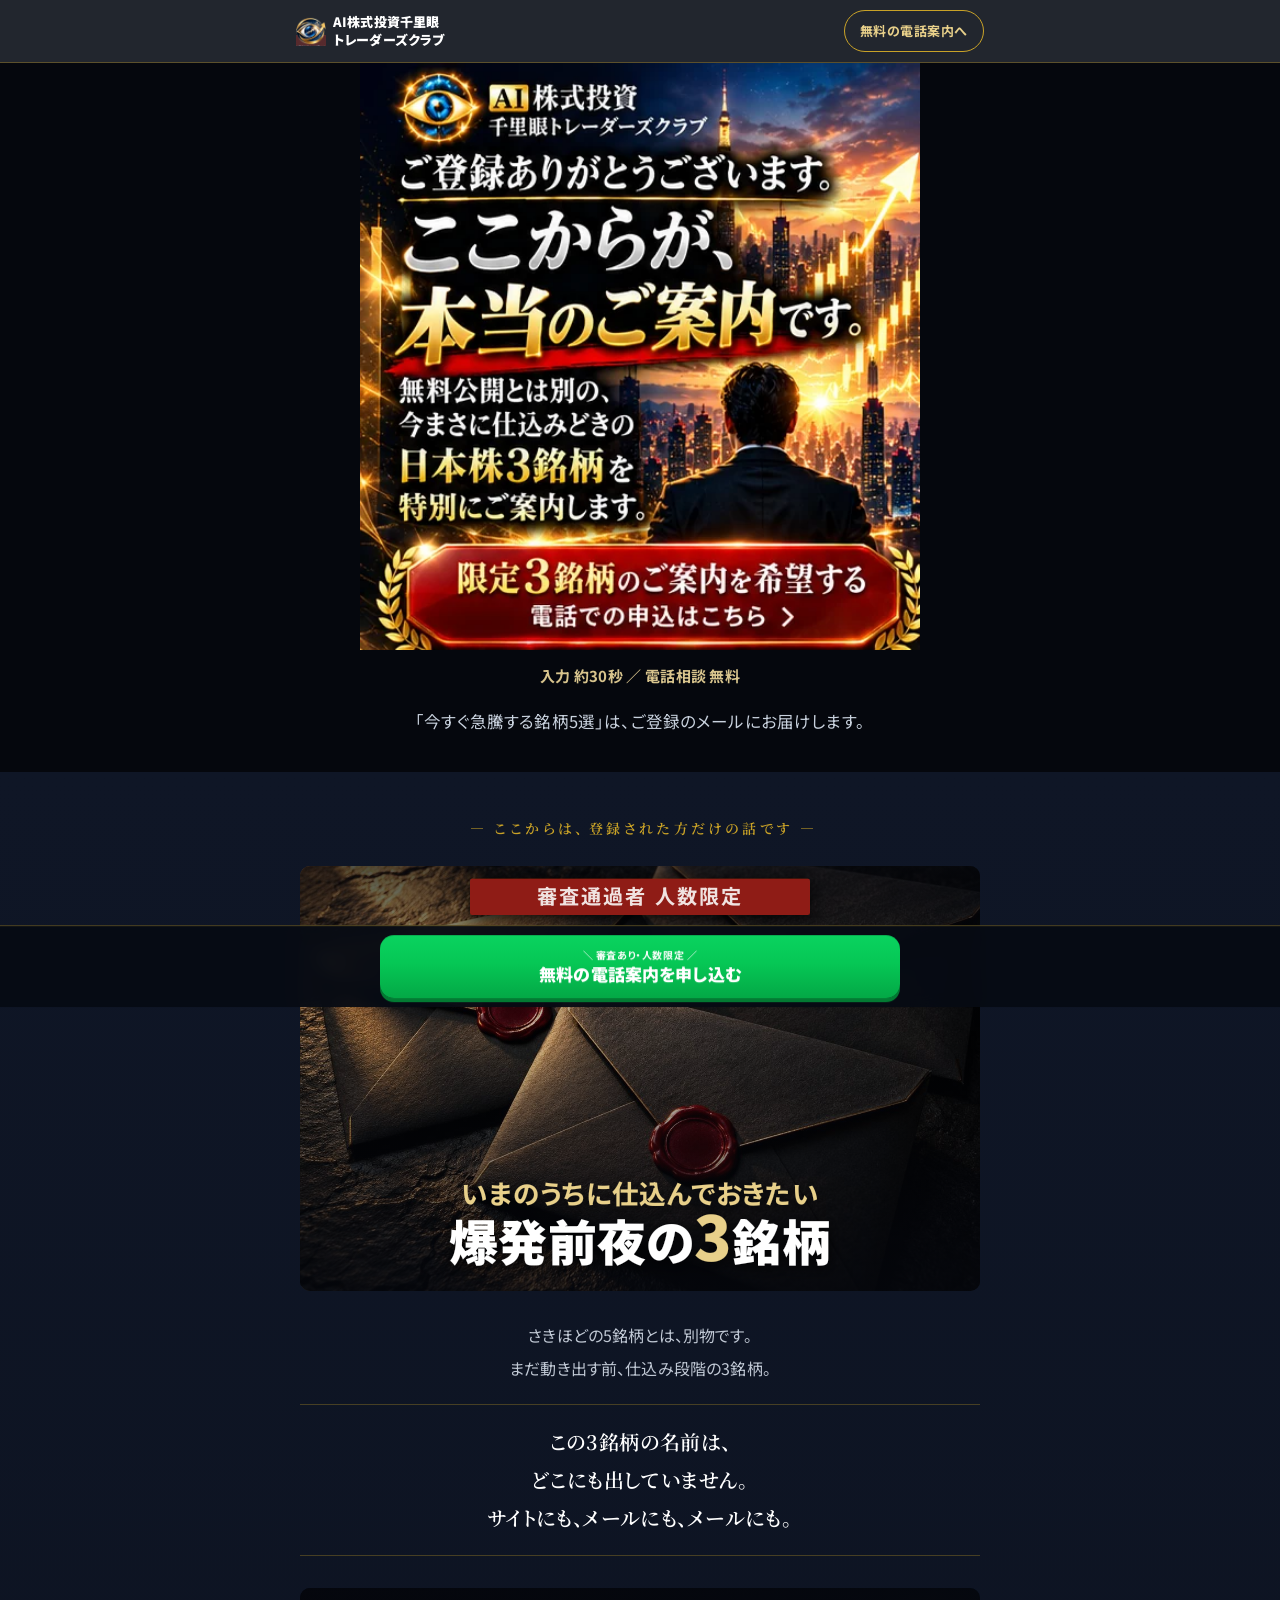
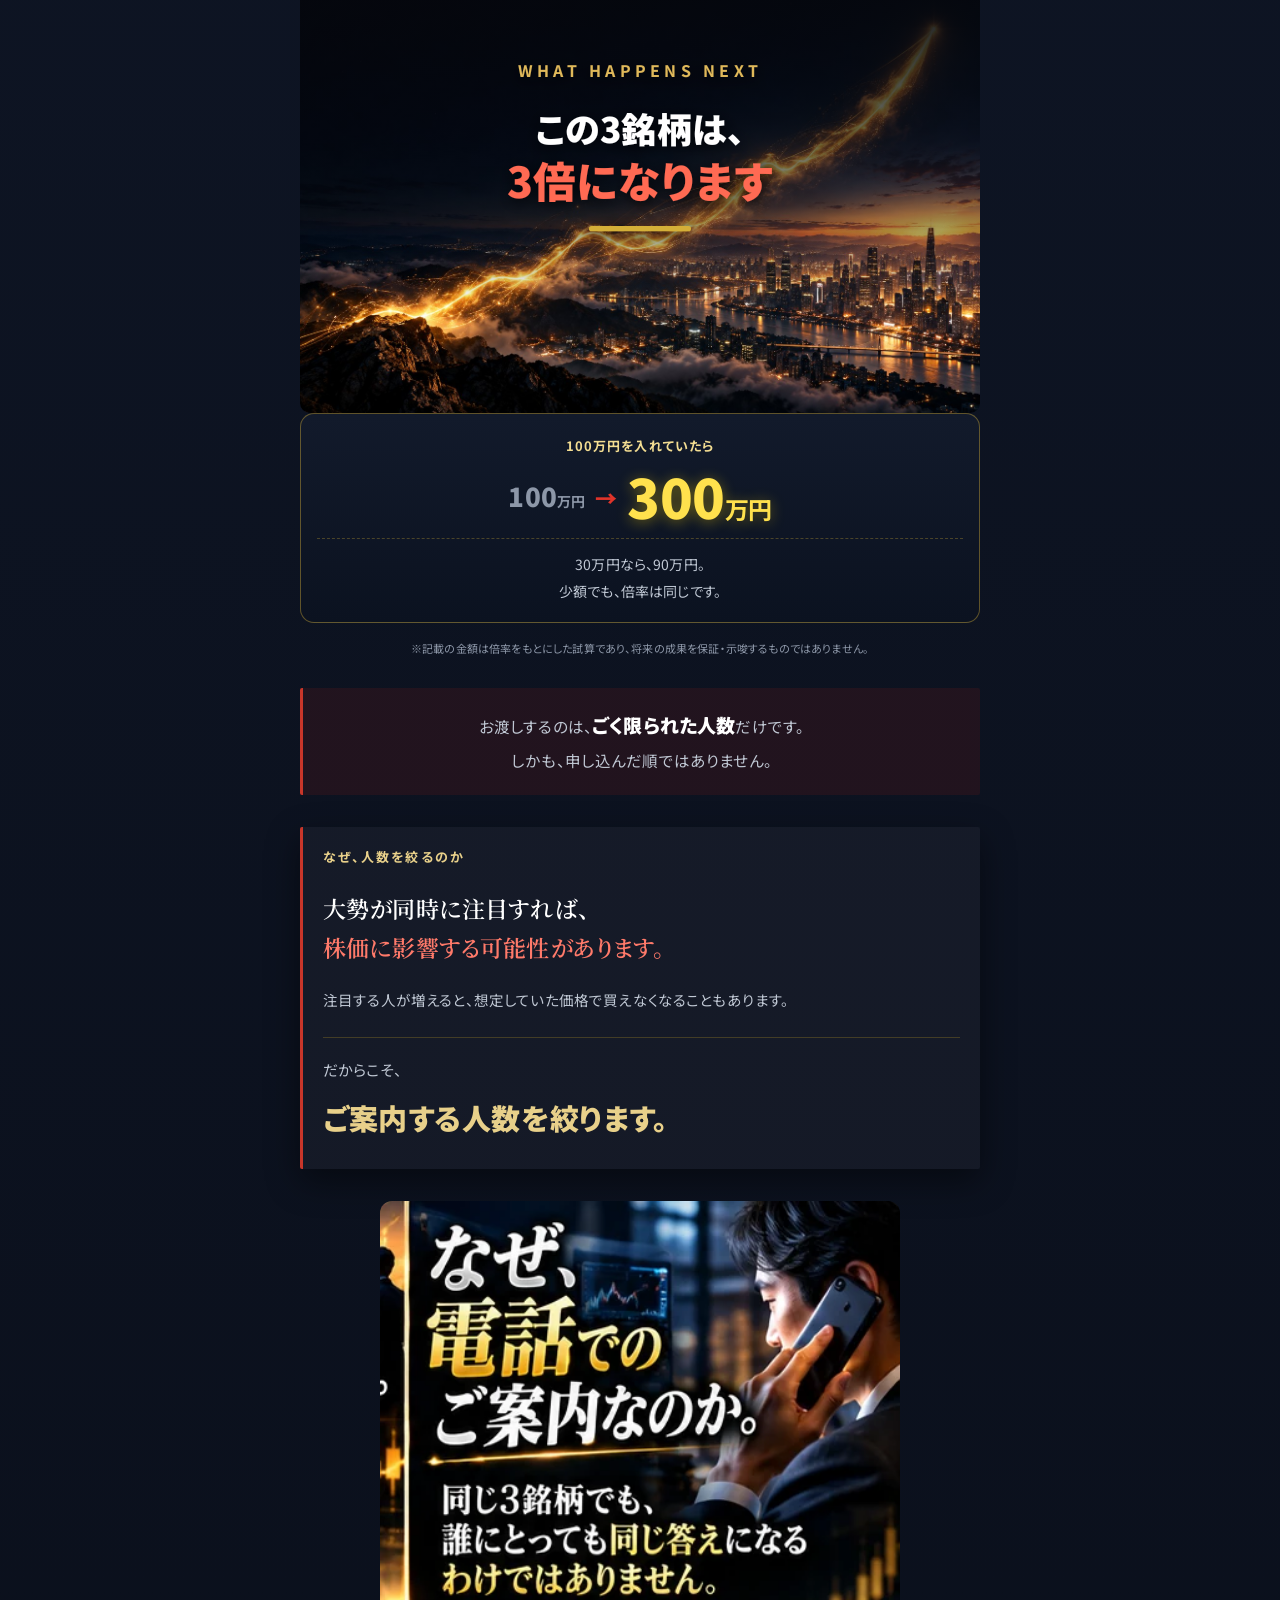
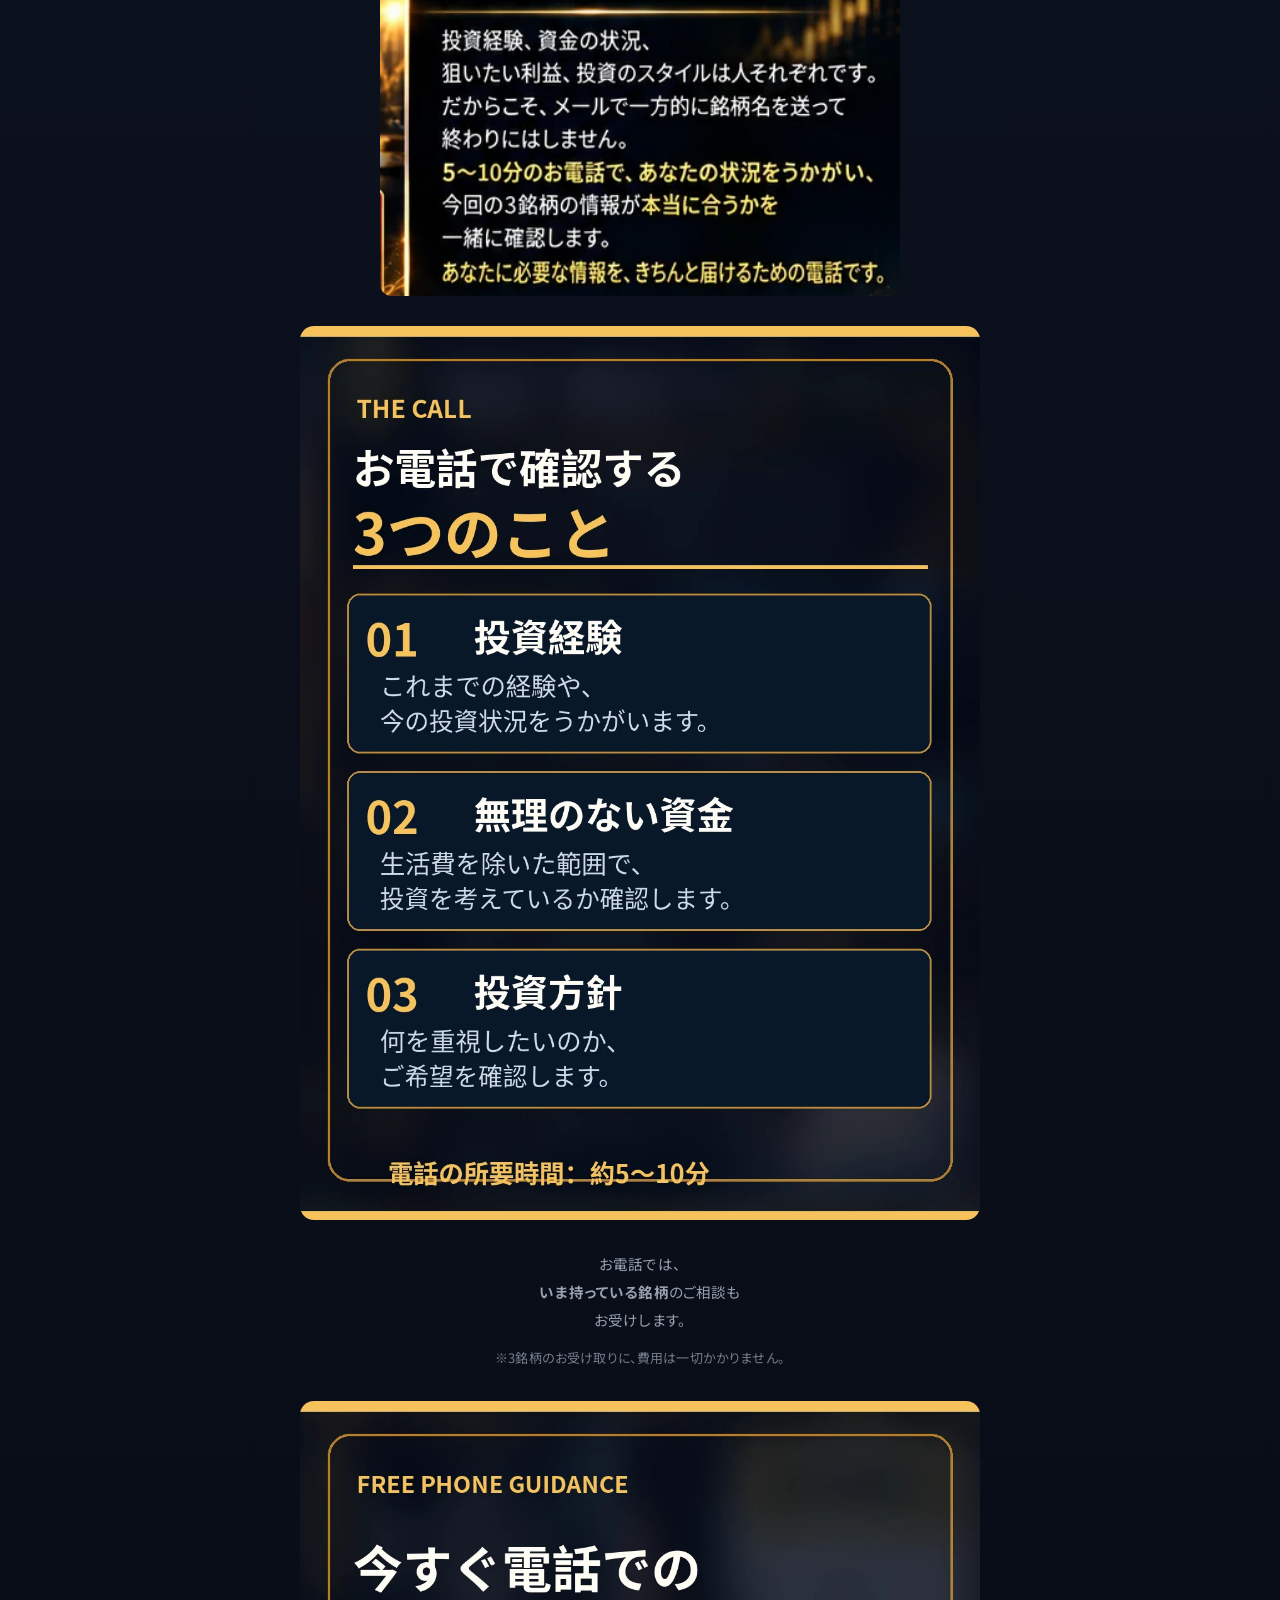
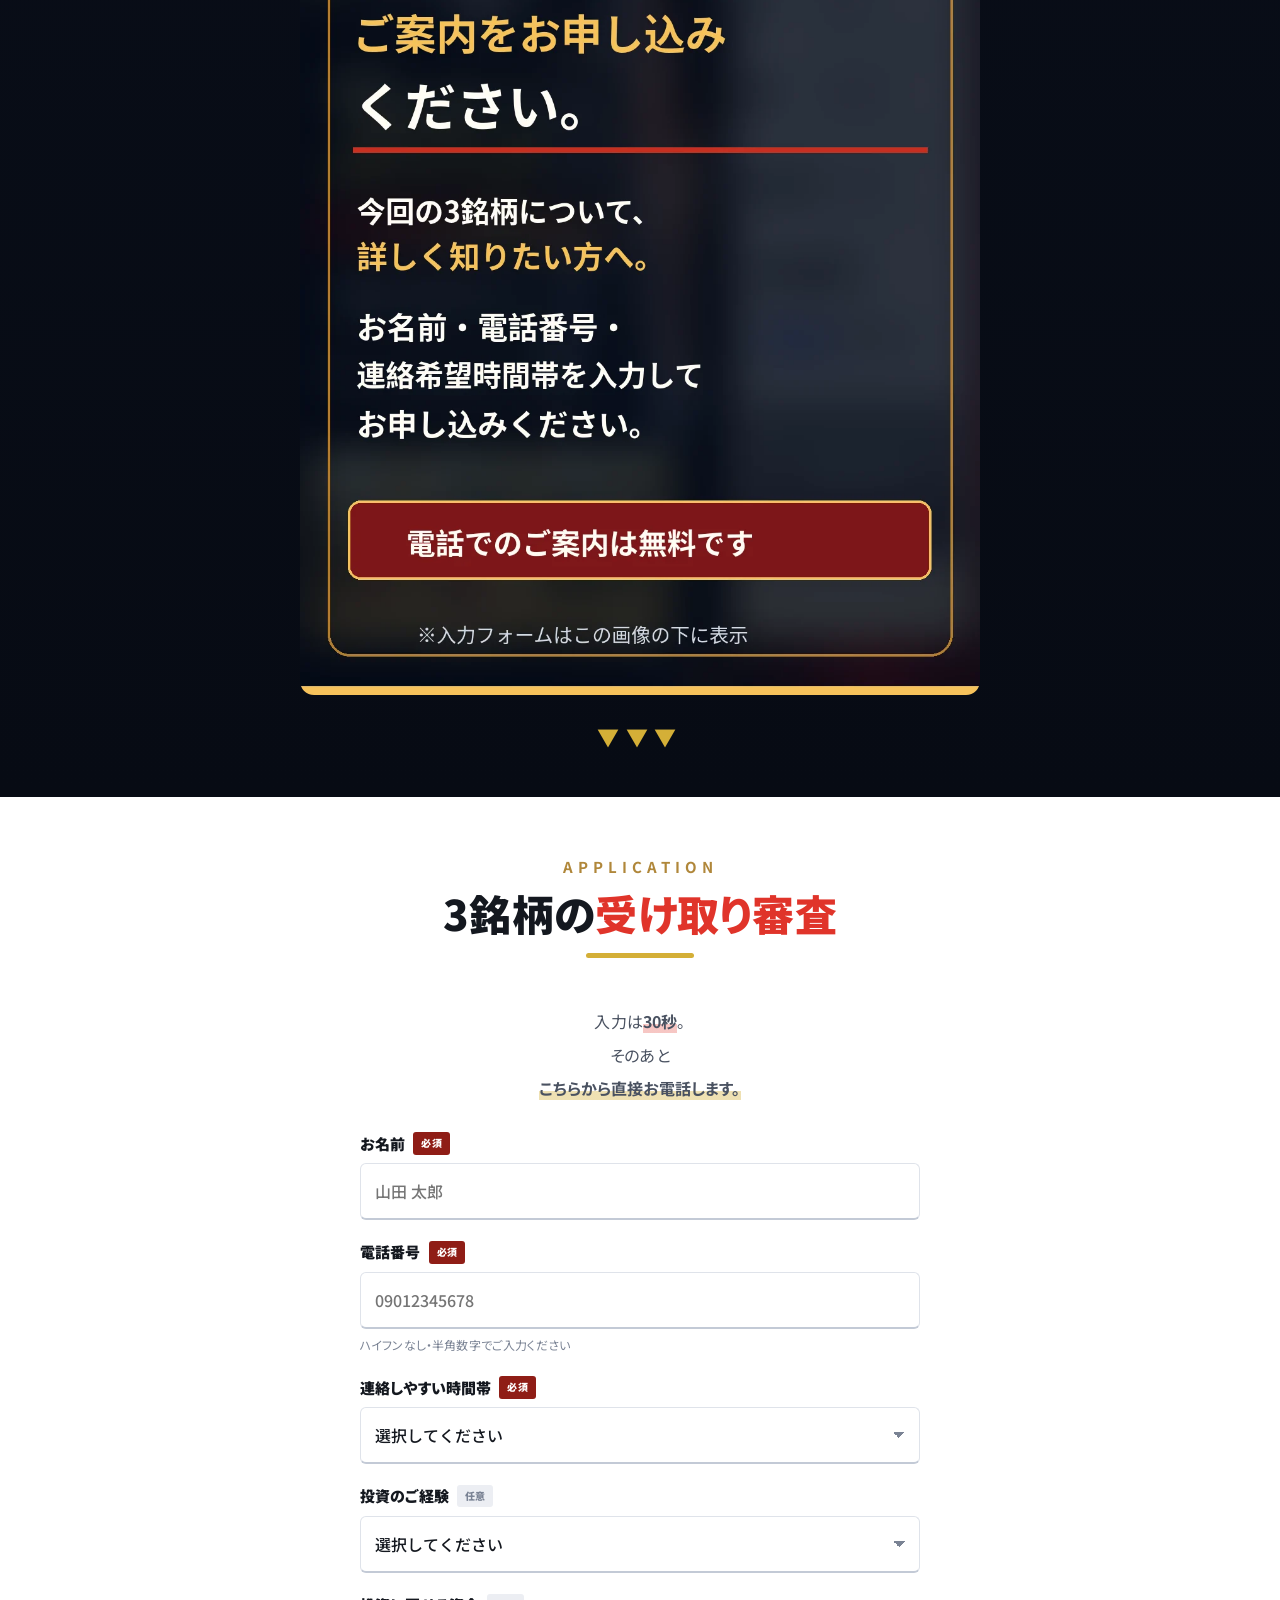
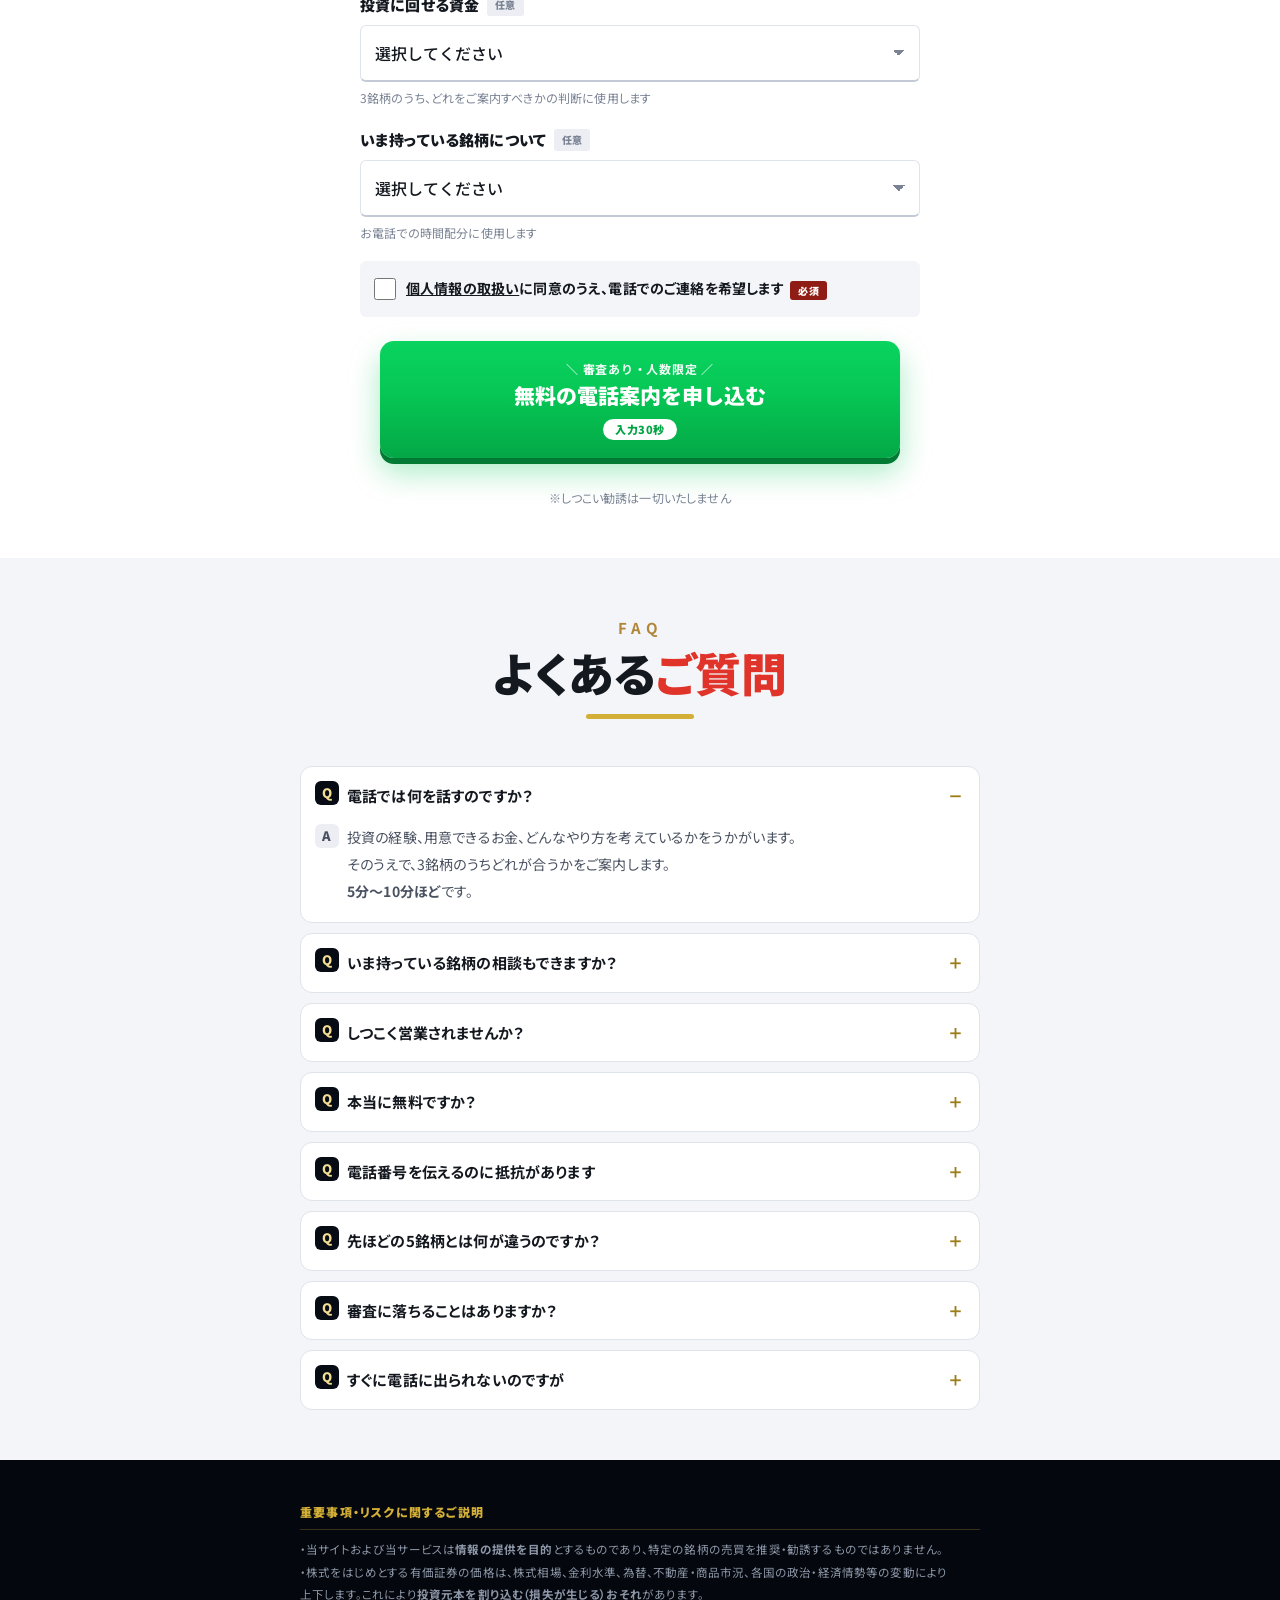
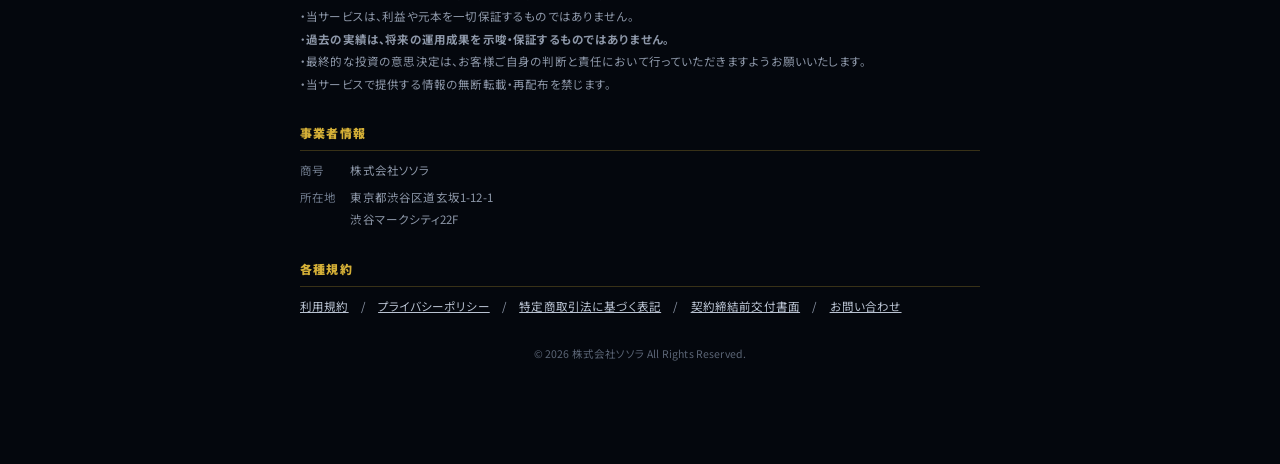
<file: thanks.html>
<!DOCTYPE html>
<html lang="ja">
<head>
<meta charset="UTF-8">
<meta name="viewport" content="width=device-width, initial-scale=1.0">
<meta name="robots" content="noindex, nofollow">
<meta name="format-detection" content="telephone=no">
<!-- 根拠確認まで数字を出さない。確認後は「【重要】50名様限定のご案内｜…」に戻す。 -->
<title>【重要】人数限定のご案内｜限定3銘柄の電話ご案内</title>
<link rel="icon" type="image/png" href="assets/img/logo/favicon.png?v=20261029b">
<link rel="apple-touch-icon" href="assets/img/logo/apple-touch-icon.png?v=20261029b">
<!-- ▼ LINEやSMSで共有されたときの表示。
     本番ドメインが決まったら og:image を
     絶対URLに書き換えてください。 -->
<meta property="og:type" content="website">
<meta property="og:site_name" content="AI株式投資千里眼トレーダーズクラブ">
<meta property="og:title" content="AI株式投資千里眼トレーダーズクラブ">
<meta property="og:description" content="次に狙う株が、ここで見つかる。">
<meta property="og:image" content="assets/img/logo/ogp.jpg?v=20261029b">
<meta name="twitter:card" content="summary_large_image">
<link rel="preconnect" href="https://fonts.googleapis.com">
<link rel="preconnect" href="https://fonts.gstatic.com" crossorigin>
<link href="https://fonts.googleapis.com/css2?family=Noto+Sans+JP:wght@400;500;700;900&family=Noto+Serif+JP:wght@600;900&display=swap" rel="stylesheet">
<link rel="stylesheet" href="assets/css/style.css?v=20261029c">
<!-- 共有の style.css は A版・B版も読んでいる。このページの追加分だけ別ファイルに置く。 -->
<link rel="stylesheet" href="assets/css/thanks.css?v=20261030i">
<link rel="preload" as="image" href="assets/img/thanks-01.webp?v=20261030a" fetchpriority="high">
<!-- ▼▼ 「一度きり表示」の ON / OFF ▼▼
     false … 機能も、関連する文言も、まとめて非表示になります（現在の設定）
     true  … 一度開いた端末では二度目に「受付終了」画面になります
     集客を開始するタイミングで true に変更してください。
     確認用に ?again=1 を付けて開くと記録をリセットできます。 -->
<script>
var ONE_TIME = false;
document.documentElement.setAttribute('data-once', ONE_TIME ? 'on' : 'off');
</script>

<!-- ▼▼ 登録チャネルの切り替え（LINE / メール）▼▼
     mode を 'line' か 'mail' に変えるだけで、ボタン文言・本文の言い回し・
     遷移先URLがページ全体でまとめて切り替わります。 -->
<script>
window.LP_CHANNEL = {
  mode: 'mail',   // 'line' か 'mail'
  url : ''        // LINE友だち追加URL または メール登録フォームURL
};
</script>
<script src="assets/js/channel.js?v=20261029c" defer></script>

<!-- ▼▼ 登録元（A / B）の引き継ぎ ▼▼
     LP①（A）／LP②（B）のどちらから来たかを読み取り、
     電話申込と一緒に保存します。どちらのLPから電話申込まで
     進んだのかを数えられるようにするためです。

     読む順番は ?variant= → 同じタブの記録 → メール登録時の記録。
     このページ自体には登録元がないので、LP_VARIANT は置いていません。 -->
<script src="assets/js/ab-track.js?v=20261103a" defer></script>

<!-- ▼▼ 電話申込フォームの送信先 ▼▼
     endpoint … Apps Script のウェブアプリURL（末尾が /exec）
                サーバー側のコードと設置手順は、公開リポジトリの外の
                form-backend/ にあります。
     siteKey  … Apps Script 側のスクリプトプロパティ SITE_KEY と同じ値。
                空でも動きます。設定すると、無関係なプログラムからの
                素の送信を減らせます（JSに書く値なので秘密ではありません）。
     consent  … 同意欄の文面。「何に同意したか」を申込と一緒に保存します。

     endpoint が空のあいだは送信しません。ボタンは disabled のままで
     「準備中」の案内が出ます。受け付けられないのに「受け付けました」と
     見せないための作りです。URLを入れるとボタンは自動で有効になります。 -->
<script>
window.APPLY_FORM = {
  endpoint: 'https://script.google.com/macros/s/AKfycbzB7kGNYkNxAqJJPzf6jKgJIbSOeQHQPNJikAesbo-mC-UPIeqwegsdXVsDpzI5sVkI/exec',
  siteKey : '',
  consent : '個人情報の取扱いに同意のうえ、電話でのご連絡を希望します（2026-10-30版）'
};
</script>
<script src="assets/js/apply-form.js?v=20261103a" defer></script>
</head>
<body>

<!-- ============================================================
     HEADER
     ============================================================ -->
<header class="hd hd-t">
  <div class="hd-in">
    <div class="hd-logo"><img class="mk" src="assets/img/logo/mark.webp?v=20261029b" alt="" width="128" height="128" decoding="async"><span>AI株式投資千里眼<br>トレーダーズクラブ</span></div>
    <a href="#form" class="hd-cta hd-cta-g">無料の電話案内へ</a>
  </div>
</header>


<!-- ============================================================
     ① 登録完了 → 別枠の3銘柄
     画像：assets/img/thanks-01.webp（01_登録後_限定3銘柄.png）
     見出し・本文・ボタンはすべて画像に焼き込み済み。同じ文面をHTMLで出さない。
     画像ごと #form へのリンクにしてある（画像内にボタンが描かれているため）。

     🔴 元画像の下端で「入力 約30秒・電話相談 無料」が切れていたので、
        金のプレートの下（y=535）で切り、その一文は下の .tv2-note で出している。
     ============================================================ -->
<h1 class="vh">ご登録ありがとうございます。ここからが、本当のご案内です。無料公開とは別の、今まさに仕込みどきの日本株3銘柄を特別にご案内します。</h1>

<section class="tv2">
  <a class="tv2-img" href="#form">
    <img src="assets/img/thanks-01.webp?v=20261030a"
         alt="ご登録ありがとうございます。ここからが、本当のご案内です。無料公開とは別の、今まさに仕込みどきの日本株3銘柄を特別にご案内します。限定3銘柄のご案内を希望する。電話での申込はこちら。"
         width="510" height="535" fetchpriority="high" decoding="async">
  </a>
  <p class="tv2-note">入力 約30秒 ／ 電話相談 無料</p>

  <div class="wrap">
    <p class="tv2-s">
      <span class="nb">「今すぐ急騰する銘柄5選」は、</span><span class="nb">ご登録の<span class="ch" data-line="LINE" data-mail="メール">LINE</span>にお届けします。</span>
    </p>
  </div>
</section>


<!-- ============================================================
     一度きりの警告
     ============================================================ -->
<section class="once once-only">
  <div class="wrap">
    <div class="once-bar">
      <span class="once-ic">
        <svg viewBox="0 0 24 24" fill="none" stroke="currentColor" stroke-width="2" stroke-linecap="round" stroke-linejoin="round" aria-hidden="true">
          <path d="M12 3 L22 20 H2 Z"/><path d="M12 10v4"/><circle cx="12" cy="17.4" r=".9" fill="currentColor" stroke="none"/>
        </svg>
      </span>
      <span class="once-tx">
        このページが表示されるのは、<b>この一度きり</b>です。
      </span>
    </div>
    <p class="once-note">
      <span class="nb">ブックマークしても、</span><span class="nb">URLを控えても、</span><br>
      <span class="nb">次に開いたときには</span><span class="nb">この案内は消えています。</span><br>
      <span class="nb"><span class="ch" data-line="LINE" data-mail="メール">LINE</span>に登録し直しても、</span><span class="nb">二度目は表示されません。</span>
    </p>
  </div>
</section>


<!-- ============================================================
     ここからが本題
     ============================================================ -->
<section class="sec ink2" id="offer" style="padding-top:44px">
  <div class="wrap">

    <p class="ofr-kicker"><span class="nb">— ここからは、</span><span class="nb">登録された方だけの話です —</span></p>

    <figure class="shot mb28">
      <img src="assets/img/sealed.jpg" alt="封をした3通の封筒" width="1200" height="900" fetchpriority="high" decoding="async">
      <svg class="shot-tx" viewBox="0 0 640 480" preserveAspectRatio="xMidYMid slice" xmlns="http://www.w3.org/2000/svg" aria-hidden="true">
        <defs>
          <linearGradient id="sfade" x1="0" y1="0" x2="0" y2="1">
            <stop offset="0%" stop-color="#05070d" stop-opacity=".82"/>
            <stop offset="42%" stop-color="#05070d" stop-opacity=".18"/>
            <stop offset="72%" stop-color="#05070d" stop-opacity=".55"/>
            <stop offset="100%" stop-color="#05070d" stop-opacity=".95"/>
          </linearGradient>
          <filter id="ssh" x="-40%" y="-40%" width="180%" height="180%">
            <feDropShadow dx="0" dy="3" stdDeviation="7" flood-color="#000" flood-opacity=".9"/>
          </filter>
        </defs>
        <rect x="0" y="0" width="640" height="480" fill="url(#sfade)"/>
        <g font-family="'Noto Sans JP',sans-serif" text-anchor="middle" filter="url(#ssh)">
          <rect x="160" y="52" width="320" height="34" rx="2" fill="#8f1d16"/>
          <text x="320" y="76" font-size="19" font-weight="700" fill="#f0e2e0" letter-spacing="2">審査通過者 人数限定</text>
          <text x="320" y="358" font-size="25" font-weight="700" fill="#e8d08a">いまのうちに仕込んでおきたい</text>
          <text x="320" y="412" font-size="46" font-weight="900" fill="#ffffff">爆発前夜の<tspan font-size="58" fill="#e8d08a">3</tspan>銘柄</text>
        </g>
      </svg>
    </figure>

    <p class="ofr-lead">
      <span class="nb">さきほどの5銘柄とは、</span><span class="nb">別物です。</span><br>
      <span class="nb">まだ動き出す前、</span><span class="nb">仕込み段階の3銘柄。</span>
    </p>

    <p class="ofr-strike">
      <span class="nb">この3銘柄の名前は、</span><br><span class="nb">どこにも出していません。</span><br>
      <span class="nb">サイトにも、</span><span class="nb">メールにも、</span><span class="nb">メールにも。</span>
    </p>

    <!-- 受け取ったら、どうなるのか -->
    <!-- 🔴 未確定：「この3銘柄は3倍になります」と、下の 100万円→300万円 の試算。
         倍率の裏付けが確認できていない。2026-10-30 時点では記録のみで、
         今回は手を入れていない。法務確認の結果しだいで差し替えか削除。
         詳細は senrigan-spot3-sales/docs/未確定事項.md に記載。 -->
    <figure class="shot mb24">
      <img src="assets/img/thanks-3x.jpg" alt="この3銘柄は、3倍になります" width="1400" height="875" loading="lazy" decoding="async">
      <svg class="shot-tx" viewBox="0 0 640 400" preserveAspectRatio="xMidYMid slice" xmlns="http://www.w3.org/2000/svg" aria-hidden="true">
        <defs>
          <linearGradient id="x3g" x1="0" y1="0" x2="0" y2="1">
            <stop offset="0%" stop-color="#05070d" stop-opacity=".93"/>
            <stop offset="68%" stop-color="#05070d" stop-opacity=".45"/>
            <stop offset="100%" stop-color="#05070d" stop-opacity="0"/>
          </linearGradient>
          <filter id="x3s" x="-40%" y="-40%" width="180%" height="180%">
            <feDropShadow dx="0" dy="3" stdDeviation="7" flood-color="#000" flood-opacity=".9"/>
          </filter>
        </defs>
        <rect x="0" y="0" width="640" height="300" fill="url(#x3g)"/>
        <g font-family="'Noto Sans JP',sans-serif" text-anchor="middle" filter="url(#x3s)">
          <text x="320" y="84" font-size="15" font-weight="700" fill="#e0b95a" letter-spacing="4">WHAT HAPPENS NEXT</text>
          <text x="320" y="146" font-size="33" font-weight="900" fill="#ffffff">この3銘柄は、</text>
          <text x="320" y="198" font-size="40" font-weight="900" fill="#ff6a52">3倍になります</text>
          <rect x="272" y="224" width="96" height="5" rx="2.5" fill="#d4af37"/>
        </g>
      </svg>
    </figure>

    <div class="x3 mb16">
      <p class="x3-k">100万円を入れていたら</p>
      <div class="x3-row">
        <span class="x3-a">100<i>万円</i></span>
        <span class="x3-ar">→</span>
        <span class="x3-b">300<i>万円</i></span>
      </div>
      <p class="x3-n">
        <span class="nb">30万円なら、90万円。</span><br>
        <span class="nb">少額でも、倍率は同じです。</span>
      </p>
    </div>
    <p class="cap center" style="margin-bottom:30px">※記載の金額は倍率をもとにした試算であり、将来の成果を保証・示唆するものではありません。</p>

    <p class="ofr-note">
      <!-- 根拠確認まで数字を出さない。確認後は「<b>50名様</b>だけ」に戻す。 -->
      <span class="nb">お渡しするのは、</span><span class="nb"><b>ごく限られた人数</b>だけ</span><span class="nb">です。</span><br>
      <span class="nb">しかも、</span><span class="nb">申し込んだ順では</span><span class="nb">ありません。</span>
    </p>

    <!-- ③ なぜ50名限定なのか
         画像：assets/img/thanks-02m.webp（1080x1420）
         2026-10-30 差し替え。旧 thanks-02.webp は横385pxで、
         本文に誤字（「意場のある情報です」）があったため削除した。
         見出しも本文もすべて画像に焼き込み済み。HTMLでは出さない。

         2026-10-30 下端に焼き込まれていた制作管理用の注記
         「※50名上限と対象銘柄の流動性は要確認」を消した。
         その行の上下はどちらも背景だけだったので、下端を切り落とさず
         上下の背景でつないである。金の枠はそのまま残っている。

         🔴 セクションごと hidden にしてある。
            50名という上限と、株価への影響の裏付けが未確認のため。
            根拠が確認できたら hidden を外す。
            画像ファイル自体は公開可能な状態に整えてある。 -->
    <!-- 画像02が hidden のあいだ、同じ文面をここで出す。
         理由そのものは消さない。株価への影響は「可能性」として書く。
         🔴 根拠が確認できて画像02を出すときは、この .reason に hidden を付け、
            下の <figure> の hidden を外す。文面は両方そろえてある。 -->
    <div class="reason mb32">
      <div class="reason-hd">なぜ、人数を絞るのか</div>
      <div class="reason-bd">
        <p class="r2">大勢が同時に注目すれば、<br><strong>株価に影響する可能性があります。</strong></p>
        <p class="r3">
          注目する人が増えると、想定していた価格で買えなくなることもあります。
        </p>
        <p class="r4">
          だからこそ、<b>ご案内する人数を絞ります。</b>
        </p>
      </div>
    </div>

    <figure class="tfig hi" hidden>
      <img src="assets/img/thanks-02m.webp?v=20261030f"
           alt="なぜ、50名様だけなのか。大勢が同時に注目すれば、株価に影響する可能性がある。注目する人が増えると、想定していた価格で買えなくなることもあります。だからこそ、ご案内する人数を絞ります。"
           width="1080" height="1420" loading="lazy" decoding="async">
    </figure>

    <!-- ④ なぜ電話なのか
         画像：assets/img/thanks-03.webp（03_なぜ電話なのか.png）
         理由も「5〜10分」も画像に焼き込み済み。同じ文面のHTMLは外した。
         あわせて未確定の〈開発者名〉も消えている。
         🔴 417pxしかないため、PCでは1.25倍までしか広げていない。 -->
    <figure class="tfig">
      <img src="assets/img/thanks-03.webp?v=20261030a"
           alt="なぜ、電話でのご案内なのか。同じ3銘柄でも、誰にとっても同じ答えになるわけではありません。投資経験、資金の状況、狙いたい利益、投資のスタイルは人それぞれです。だからこそ、メールで一方的に銘柄名を送って終わりにはしません。5〜10分のお電話で、あなたの状況をうかがい、今回の3銘柄の情報が本当に合うかを一緒に確認します。あなたに必要な情報を、きちんと届けるための電話です。"
           width="417" height="557" loading="lazy" decoding="async">
    </figure>

    <!-- ⑤ 電話で確認する3つのこと
         画像：assets/img/thanks-04m.webp（1080x1420）
         2026-10-30 差し替え。これまでHTMLで組んでいた .chk3 は、
         同じ3項目を画像が持つようになったため外した（二重表示を避ける）。
         旧 04_電話で確認する3項目.png は横長で文字が切れていたが、
         この縦長版では3項目とも全文が入っている。 -->
    <figure class="tfig hi">
      <img src="assets/img/thanks-04m.webp?v=20261030e"
           alt="お電話で確認する3つのこと。01 投資経験。これまでの経験や、今の投資状況をうかがいます。02 無理のない資金。生活費を除いた範囲で、投資を考えているか確認します。03 投資方針。何を重視したいのか、ご希望を確認します。電話の所要時間は約5〜10分。"
           width="1080" height="1420" loading="lazy" decoding="async">
    </figure>

    <p class="ofr-sub" style="margin-bottom:30px">
      <span class="nb">お電話では、</span><br>
      <span class="nb"><b>いま持っている銘柄</b>のご相談も</span><br>
      <span class="nb">お受けします。</span><br>
      <span style="display:inline-block;margin-top:10px;font-size:13px;opacity:.75">※3銘柄のお受け取りに、費用は一切かかりません。</span>
    </p>

    <!-- 残枠・カウントダウン
         🔴 2026-10-30 いったん非表示にした。
            ・残り人数は slots.js が自動生成していたもので、
              実際の申込数とは連動していない
            ・カウントダウンは毎日23:59にリセットされるだけで、
              実際の締切ではない
            実際の枠管理と締切が決まったら、この div の hidden を外す。
            なお「50名様が埋まり次第、この受付は終了します。」の一文は、
            画像 thanks-02m.webp の末尾にも同じ内容が入っている。 -->
    <div class="limit mb32" hidden>
      <div class="limit-hd">本日の審査通過枠</div>
      <div class="limit-bd">
        <!-- data-total:定員 / data-min:下限 / data-open・data-close:受付時間帯 -->
        <div class="slots" data-total="50" data-min="2" data-open="9" data-close="23">
          <p class="slots-k">審査通過枠 <b>50</b>名様のうち</p>
          <p class="slots-v">残り <span class="slots-n">--</span><small>名様</small></p>
          <div class="gauge"><i class="slots-bar"></i></div>
          <p class="slots-few">残りわずかです</p>
        </div>
        <div class="limit-dl"><span class="k">受付終了まで</span><span class="v" data-countdown>--:--:--</span></div>
        <p class="lead" style="font-size:13px;margin-top:14px">
          50名様が埋まり次第、この受付は終了します。<span class="once-only"><br>
          そして<strong style="color:var(--ox-l)">このページ自体、<br>二度と開きません。</strong></span>
        </p>
      </div>
    </div>

    <!-- ⑥ フォーム直前の訴求
         画像：assets/img/thanks-05m.webp（1080x1420）
         2026-10-30 差し替え。PCは横長画像・スマホはHTMLという
         二本立てだったが、縦長1枚で両方まかなえるようになった。
         この画像のすぐ下が実際の申込フォーム（id="form"）。
         画像はあくまで誘導で、入力欄はHTMLのまま。 -->
    <figure class="tfig hi">
      <img src="assets/img/thanks-05m.webp?v=20261030e"
           alt="今すぐ電話でのご案内をお申し込みください。今回の3銘柄について、詳しく知りたい方へ。お名前・電話番号・連絡希望時間帯を入力してお申し込みください。電話でのご案内は無料です。入力フォームはこの画像の下に表示されます。"
           width="1080" height="1420" loading="lazy" decoding="async">
    </figure>

    <div class="arrows">▼▼▼</div>
  </div>
</section>


<!-- ============================================================
     フォーム
     ============================================================ -->
<section class="sec" id="form">
  <div class="wrap">

    <svg class="h-img" viewBox="0 0 660 130" xmlns="http://www.w3.org/2000/svg" role="img" aria-label="3銘柄の受け取り審査 お申し込み">
      <text x="330" y="26" text-anchor="middle" font-family="'Noto Sans JP',sans-serif" font-size="15" font-weight="700" fill="#b0873a" letter-spacing="5">APPLICATION</text>
      <text x="330" y="84" text-anchor="middle" font-family="'Noto Sans JP',sans-serif" font-size="42" font-weight="900" fill="#14181f">3銘柄の<tspan fill="#e0342a">受け取り審査</tspan></text>
      <rect x="276" y="106" width="108" height="5" rx="2.5" fill="#d4af37"/>
    </svg>

    <p class="lead center mb24">
      入力は<span class="mk">30秒</span>。<br>
      そのあと<br><span class="mk-g">こちらから直接お電話します。</span>
    </p>
    <!-- 送信先は <head> の APPLY_FORM.endpoint で設定します。
         action="#" のままなのは、URLが未設定のときに
         素の送信でページが飛ばないようにするためです。
         URLを設定すると apply-form.js が action を書き換えます。 -->
    <form class="fm" id="applyForm" action="#" method="post" novalidate>

      <div class="fm-row">
        <label for="fName">お名前<span class="req">必須</span></label>
        <input type="text" id="fName" name="name" placeholder="山田 太郎" autocomplete="name" required>
        <p class="err" data-for="fName">お名前をご入力ください</p>
      </div>

      <div class="fm-row">
        <label for="fTel">電話番号<span class="req">必須</span></label>
        <input type="tel" id="fTel" name="tel" placeholder="09012345678" inputmode="numeric" autocomplete="tel" required>
        <p class="hint">ハイフンなし・半角数字でご入力ください</p>
        <p class="err" data-for="fTel">電話番号を正しくご入力ください（10〜11桁）</p>
      </div>

      <div class="fm-row">
        <label for="fTime">連絡しやすい時間帯<span class="req">必須</span></label>
        <select id="fTime" name="time" required>
          <option value="">選択してください</option>
          <option>午前（9:00〜12:00）</option>
          <option>午後（12:00〜15:00）</option>
          <option>夕方（15:00〜18:00）</option>
          <option>夜（18:00〜20:00）</option>
          <option>いつでも可</option>
        </select>
        <p class="err" data-for="fTime">時間帯をお選びください</p>
      </div>

      <div class="fm-row">
        <label for="fExp">投資のご経験<span class="opt">任意</span></label>
        <select id="fExp" name="experience">
          <option value="">選択してください</option>
          <option>まったくの未経験</option>
          <option>口座はあるが、ほぼ取引していない</option>
          <option>1年未満</option>
          <option>1〜3年</option>
          <option>3年以上</option>
        </select>
      </div>

      <div class="fm-row">
        <label for="fFund">投資に回せる資金<span class="opt">任意</span></label>
        <select id="fFund" name="fund">
          <option value="">選択してください</option>
          <option>〜50万円</option>
          <option>50〜100万円</option>
          <option>100〜300万円</option>
          <option>300〜500万円</option>
          <option>500万円以上</option>
        </select>
        <p class="hint">3銘柄のうち、どれをご案内すべきかの判断に使用します</p>
      </div>

      <div class="fm-row">
        <label for="fHold">いま持っている銘柄について<span class="opt">任意</span></label>
        <select id="fHold" name="holding">
          <option value="">選択してください</option>
          <option>ずっとマイナスのまま持っている株がある</option>
          <option>持っているが、売り時が分からない</option>
          <option>相談したい銘柄が特にある</option>
          <option>いまは何も持っていない</option>
        </select>
        <p class="hint">お電話での時間配分に使用します</p>
      </div>

      <div class="fm-agree">
        <label>
          <input type="checkbox" id="fAgree" name="agree" required>
          <span><a href="#" target="_blank" rel="noopener">個人情報の取扱い</a>に同意のうえ、電話でのご連絡を希望します<span class="req">必須</span></span>
        </label>
        <p class="err" data-for="fAgree">ご同意がない場合はお申し込みいただけません</p>
      </div>

      <!-- おとり欄。人には見えない位置に置いてある。
           自動プログラムはこうした欄も埋めるため、見分けに使う。
           埋まっていても申込は捨てず、別シートに「要確認」として保存する。
           自動入力の拡張機能を使っている方の申込を失わないようにするため。 -->
      <div class="fm-hp" aria-hidden="true">
        <label for="fCompany">会社名</label>
        <input type="text" id="fCompany" name="company" tabindex="-1" autocomplete="off">
      </div>

      <!-- 送信に失敗したときの表示。成功したように見せない。 -->
      <p class="fm-msg" id="applyMsg" role="alert" aria-live="polite" hidden></p>

      <!-- 保存できたことを確かめてから出す表示。
           送信前・送信中には出さない。 -->
      <div class="fm-done" id="applyDone" hidden>
        <b>お申し込みを受け付けました</b>
        <p>ご入力いただいた内容を確認のうえ、ご希望の時間帯にお電話いたします。</p>
        <p class="fm-done-s">※このページを閉じても、お申し込みは有効です</p>
      </div>

      <!-- 🔴 送信先が未設定のあいだの案内。
              APPLY_FORM.endpoint にURLを入れると、
              apply-form.js がこの案内を隠してボタンを有効にする。 -->
      <div class="notready">
        <b>ただいま電話受付の準備中です</b>
        送信先の設定が完了していないため、お申し込みを受け付けられません。
        受付開始まで、いましばらくお待ちください。
      </div>

      <button type="submit" class="btn" id="submitBtn" disabled>
        <!-- 根拠確認まで数字を出さない。確認後は「＼ 審査あり・50名様限定 ／」に戻す。 -->
        <small>＼ 審査あり・人数限定 ／</small>
        無料の電話案内を申し込む（準備中）
        <span class="fee">入力30秒</span>
      </button>
      <p class="btn-note">
        ※しつこい勧誘は一切いたしません<span class="once-only"><br>
        ※このご案内は、今回かぎりの表示です</span>
      </p>
    </form>
  </div>
</section>


<!-- ============================================================
     FAQ
     ============================================================ -->
<section class="sec gray">
  <div class="wrap">
    <svg class="h-img" viewBox="0 0 660 130" xmlns="http://www.w3.org/2000/svg" role="img" aria-label="よくあるご質問">
      <text x="330" y="26" text-anchor="middle" font-family="'Noto Sans JP',sans-serif" font-size="15" font-weight="700" fill="#b0873a" letter-spacing="5">FAQ</text>
      <text x="330" y="84" text-anchor="middle" font-family="'Noto Sans JP',sans-serif" font-size="46" font-weight="900" fill="#14181f">よくある<tspan fill="#e0342a">ご質問</tspan></text>
      <rect x="276" y="106" width="108" height="5" rx="2.5" fill="#d4af37"/>
    </svg>

    <div class="faq">
      <details open><summary>電話では何を話すのですか？</summary>
        <div class="a">投資の経験、用意できるお金、どんなやり方を考えているかをうかがいます。<br>そのうえで、3銘柄のうちどれが合うかをご案内します。<br><strong>5分〜10分ほど</strong>です。</div></details>
      <details><summary>いま持っている銘柄の相談もできますか？</summary>
        <div class="a">はい、できます。<br>「ずっとマイナスのまま」「売り時が分からない」といったご相談は、とても多くいただきます。<br>ただし、持っている銘柄も買った値段も人それぞれなので、まとめてお答えできるものではありません。<br>お電話で、お一人ずつ承っています。<br>もちろん、3銘柄だけ受け取っていただいても構いません。</div></details>
      <details><summary>しつこく営業されませんか？</summary>
        <div class="a">しません。<br>いらない場合は、その場でそう言ってください。<br>それ以降のご連絡は止めます。</div></details>
      <details><summary>本当に無料ですか？</summary>
        <div class="a">はい。<br>3銘柄のお渡しと今回のお電話に、お金は一切かかりません。<br>お金がかかるご案内をする場合は、必ず先に内容と金額をお伝えします。</div></details>
      <details><summary>電話番号を伝えるのに抵抗があります</summary>
        <div class="a">ご入力いただいた情報は、今回のご案内以外には使いません。<br>ほかに渡すこともありません。<br>詳しくは<a href="#" style="text-decoration:underline">個人情報の取扱い</a>をご覧ください。</div></details>
      <details><summary>先ほどの5銘柄とは何が違うのですか？</summary>
        <!-- 2026-10-30 表現を上の「なぜ、人数を絞るのか」と統一した。
             旧：さらに売買が少なく、人数を絞らないと相場が動いてしまうため、50名様までとしています。
             株価への影響を断定していたのと、根拠未確認の数字が入っていたため。 -->
        <div class="a">どちらも、まだ動き出す前の株です。<br>違うのは公開範囲です。5銘柄は登録された方全員にお届けしますが、今回の3銘柄は<strong>さらに売買が少なく、大勢が同時に注目すれば株価に影響する可能性があります</strong>。想定していた価格で買えなくなることもあるため、ご案内する人数を絞っています。</div></details>
      <details><summary>審査に落ちることはありますか？</summary>
        <div class="a">はい、お断りすることがあります。<br>ただし、経験のあるなしやお金の多さで決めるものではありません。<br><strong>生活に必要なお金を使おうとしている方</strong>と、<strong>自分で判断するつもりがない方</strong>にはお渡ししない、という基準です。<br>はじめての方でも、いま損が出ている方でも、それだけで落ちることはありません。</div></details>
      <details><summary>すぐに電話に出られないのですが</summary>
        <div class="a">都合のよい時間帯を選んでいただければ、その時間にご連絡します。<br>出られなかった場合は、改めておかけ直しします。</div></details>
    </div>
  </div>
</section>


<!-- ============================================================
     FOOTER
     ============================================================ -->
<footer class="ft">
  <div class="wrap">
    <div class="blk">
      <h5>重要事項・リスクに関するご説明</h5>
      <p>
        ・当サイトおよび当サービスは<strong>情報の提供を目的</strong>とするものであり、特定の銘柄の売買を推奨・勧誘するものではありません。<br>
        ・株式をはじめとする有価証券の価格は、株式相場、金利水準、為替、不動産・商品市況、各国の政治・経済情勢等の変動により上下します。これにより<strong>投資元本を割り込む（損失が生じる）おそれ</strong>があります。<br>
        ・当サービスは、利益や元本を一切保証するものではありません。<br>
        ・<strong>過去の実績は、将来の運用成果を示唆・保証するものではありません。</strong><br>
        ・最終的な投資の意思決定は、お客様ご自身の判断と責任において行っていただきますようお願いいたします。<br>
        ・当サービスで提供する情報の無断転載・再配布を禁じます。
      </p>
    </div>

    <div class="blk">
      <h5>事業者情報</h5>
      <dl>
        <dt>商号</dt><dd>株式会社ソソラ</dd>
        <dt>所在地</dt><dd>東京都渋谷区道玄坂1-12-1<br>渋谷マークシティ22F</dd>
      </dl>
    </div>

    <div class="blk">
      <h5>各種規約</h5>
      <p>
        <a href="#">利用規約</a>　/　<a href="#">プライバシーポリシー</a>　/　<a href="#">特定商取引法に基づく表記</a>　/　<a href="#">契約締結前交付書面</a>　/　<a href="#">お問い合わせ</a>
      </p>
    </div>

    <p class="copy">&copy; <span id="yr">2026</span> 株式会社ソソラ All Rights Reserved.</p>
  </div>
</footer>


<!-- 追従CTA -->
<div class="fixcta" id="fixcta">
  <!-- 🔴 2026-10-30 非表示。毎日23:59にリセットされるだけで実際の締切ではない。
       実際の締切が決まったら hidden を外す。 -->
  <div class="cd-bar" hidden><span class="cd-dot"></span><span class="cd-k">本日の受付終了まで</span><span class="cd-v" data-countdown>--<i>時間</i>--<i>分</i>--<i>秒</i></span></div>
  <a href="#form" class="btn"><small><span class="once-only">＼ 今回かぎり・人数限定 ／</span><span class="once-off">＼ 審査あり・人数限定 ／</span></small>無料の電話案内を申し込む</a>
</div>

<!-- ============================================================
     一度きり表示の制御
     ============================================================ -->
<div class="expired" id="expiredScreen" hidden>
  <div>
    <div class="e-ic">
      <svg viewBox="0 0 48 48" fill="none" stroke="currentColor" stroke-width="1.8" stroke-linecap="round" aria-hidden="true">
        <circle cx="24" cy="24" r="19"/><path d="M15 15 L33 33 M33 15 L15 33"/>
      </svg>
    </div>
    <p class="e1">このご案内は<br>終了いたしました</p>
    <p class="e2">
      <span class="nb">3銘柄のご案内は、</span><span class="nb">一度きりの表示でした。</span><br>
      <span class="nb">引き続き、</span><span class="nb"><span class="ch" data-line="LINE" data-mail="メール">LINE</span>にて情報をお届けします。</span>
    </p>
  </div>
</div>

<script>
/* 一度きり表示の制御本体（ON/OFF の設定は <head> にあります）
   ※端末内（localStorage）で判定しています。厳密に1回だけにする場合は、
     LINE側で発行する使い捨てURLとサーバー側のトークン失効を組み合わせてください。 */

(function(){
  if (!ONE_TIME) return;
  var KEY = 'offer3_seen_v1';
  var q = new URLSearchParams(location.search);
  if (q.get('again') === '1') { try { localStorage.removeItem(KEY); } catch(e){} return; }
  var seen = false;
  try { seen = localStorage.getItem(KEY) === '1'; } catch(e){}
  if (seen) {
    document.getElementById('expiredScreen').hidden = false;
    document.body.style.overflow = 'hidden';
    return;
  }
  /* 離脱した時点で「見た」と記録する */
  var mark = function(){ try { localStorage.setItem(KEY, '1'); } catch(e){} };
  window.addEventListener('pagehide', mark);
  document.addEventListener('visibilitychange', function(){
    if (document.visibilityState === 'hidden') mark();
  });
})();
</script>

<script src="assets/js/slots.js?v=20261021130000"></script>
<script>
(function(){
  /* ── 締切カウントダウン（当日23:59まで）───────────── */
  var cds = document.querySelectorAll('[data-countdown]');
  if (cds.length) {
    var pad = function(n){ return (n < 10 ? '0' : '') + n; };
    var tick = function(){
      var now = new Date();
      var end = new Date(now.getFullYear(), now.getMonth(), now.getDate(), 23, 59, 0, 0);
      var sec = Math.max(0, Math.floor((end - now) / 1000));
      var h = Math.floor(sec / 3600), m = Math.floor(sec % 3600 / 60), s2 = sec % 60;
      for (var i = 0; i < cds.length; i++) {
        var el = cds[i];
        if (el.querySelector('i')) {
          el.innerHTML = pad(h) + '<i>時間</i>' + pad(m) + '<i>分</i>' + pad(s2) + '<i>秒</i>';
        } else {
          el.textContent = pad(h) + ':' + pad(m) + ':' + pad(s2);
        }
      }
    };
    tick();
    setInterval(tick, 1000);
  }

  /* ── 追従CTA ───────────────────────────────── */
  var fix = document.getElementById('fixcta');
  var form = document.getElementById('form');
  function onScroll(){
    var y = window.scrollY || document.documentElement.scrollTop;
    var r = form.getBoundingClientRect();
    var inForm = r.top < window.innerHeight * 0.9 && r.bottom > 0;
    if (y > 320 && !inForm) fix.classList.add('on'); else fix.classList.remove('on');
  }
  window.addEventListener('scroll', onScroll, {passive:true});
  onScroll();

  /* 入力チェックと送信は assets/js/apply-form.js に移しました。
     同じ処理を2か所に置くと、片方だけ直して食い違うためです。 */

  var yr = document.getElementById('yr');
  if (yr) yr.textContent = new Date().getFullYear();
})();
</script>
</body>
</html>
</file>
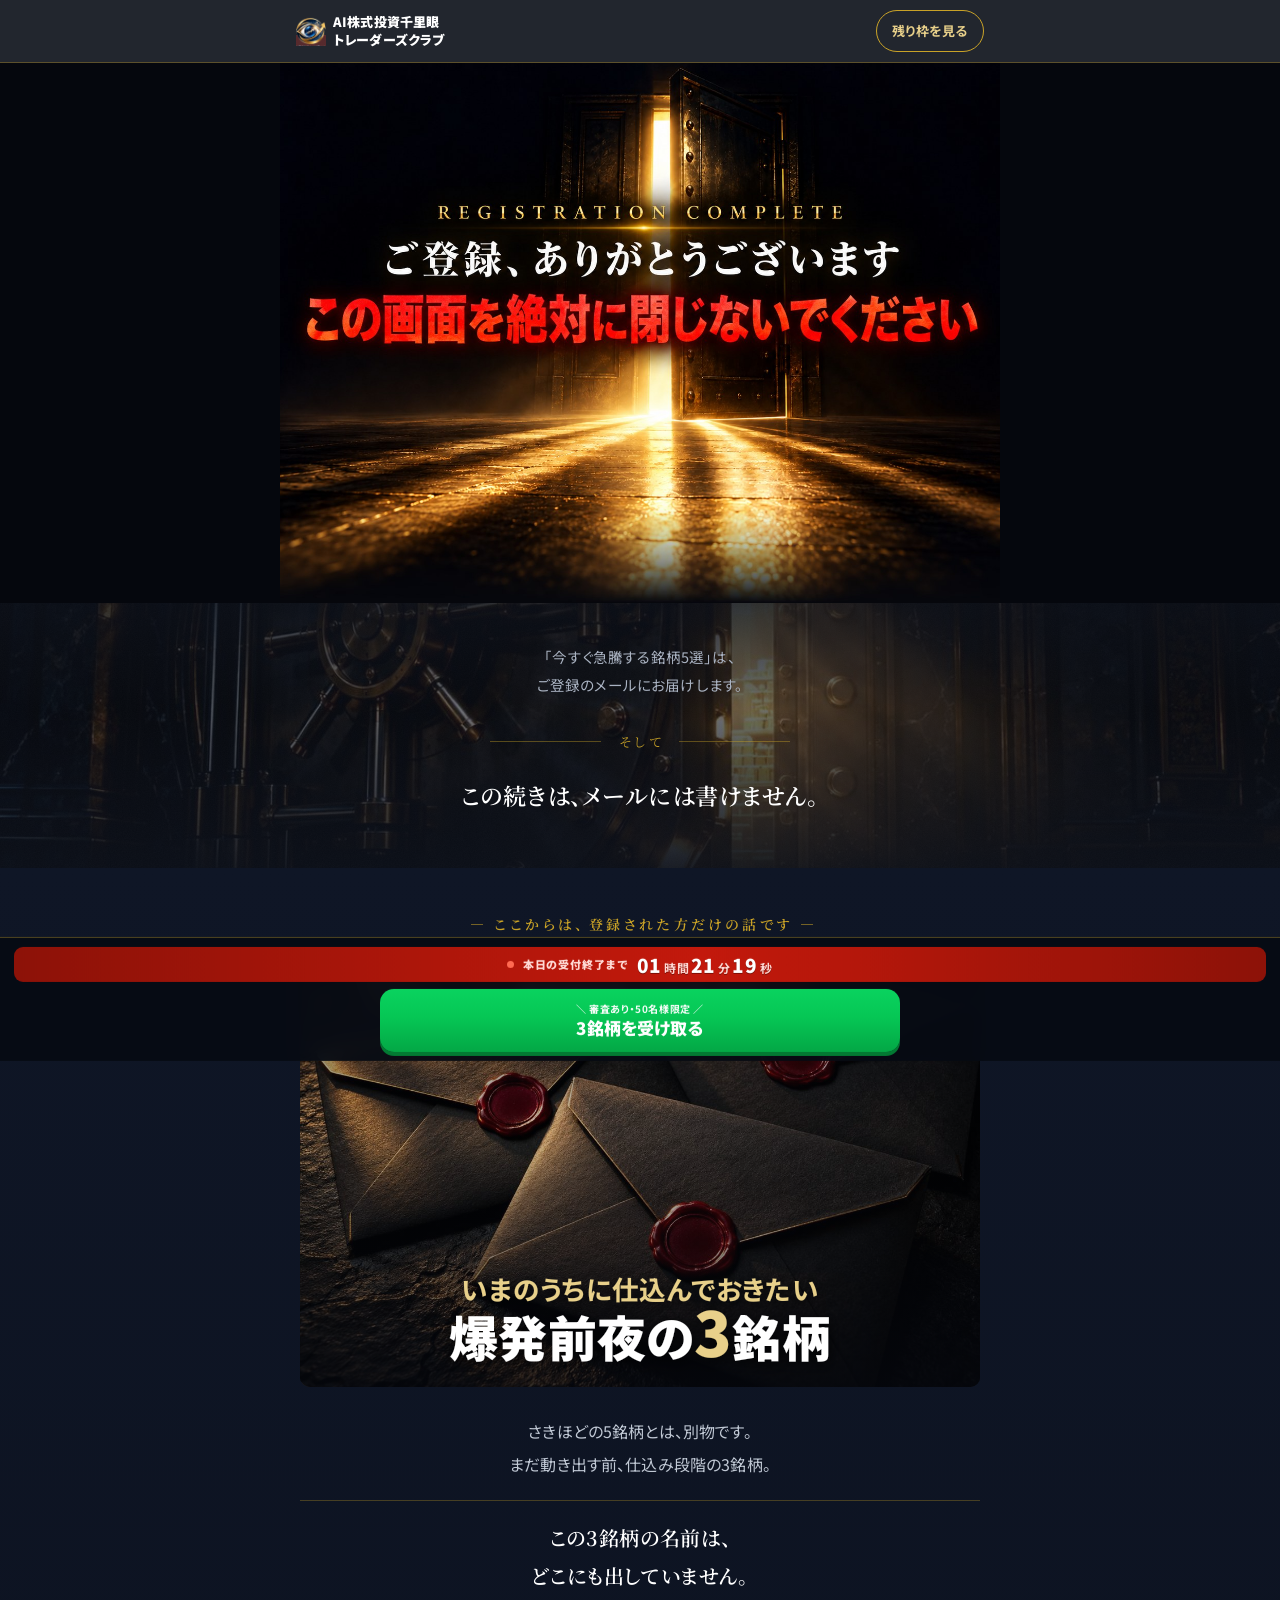
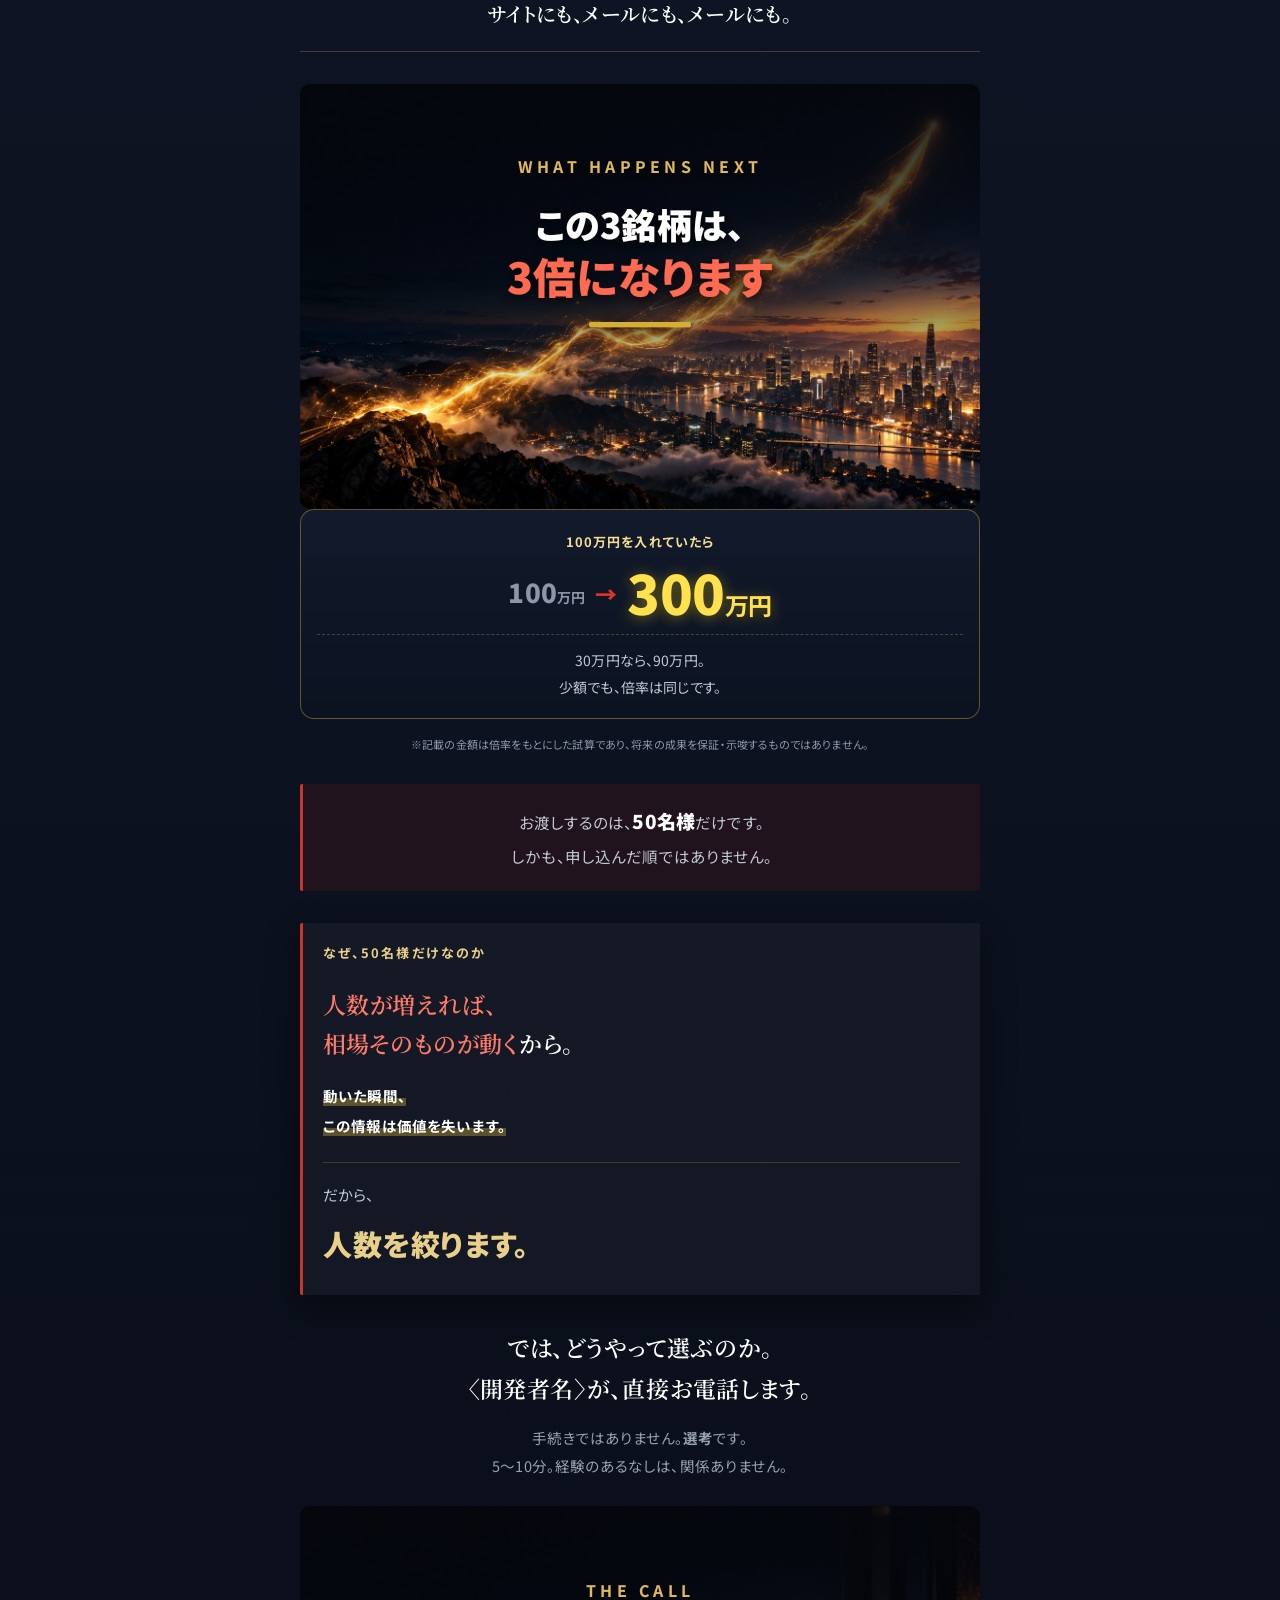
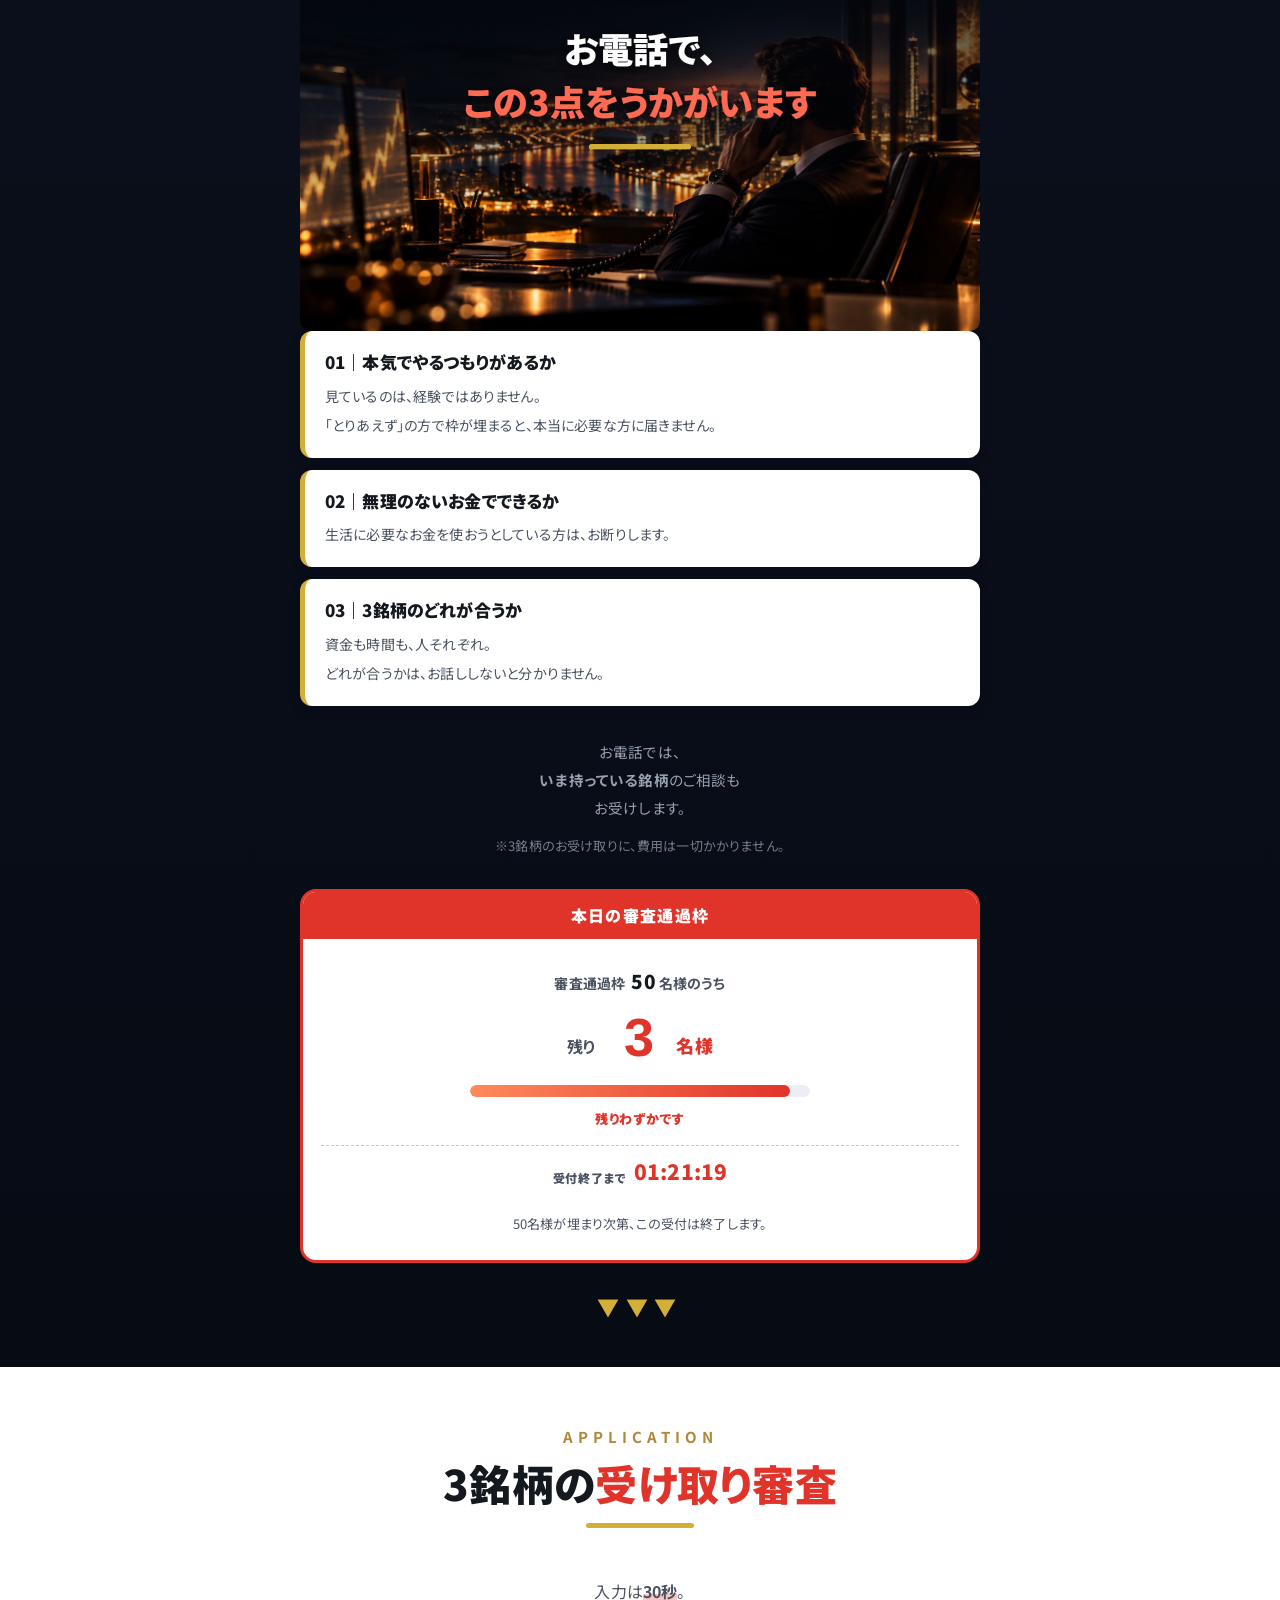
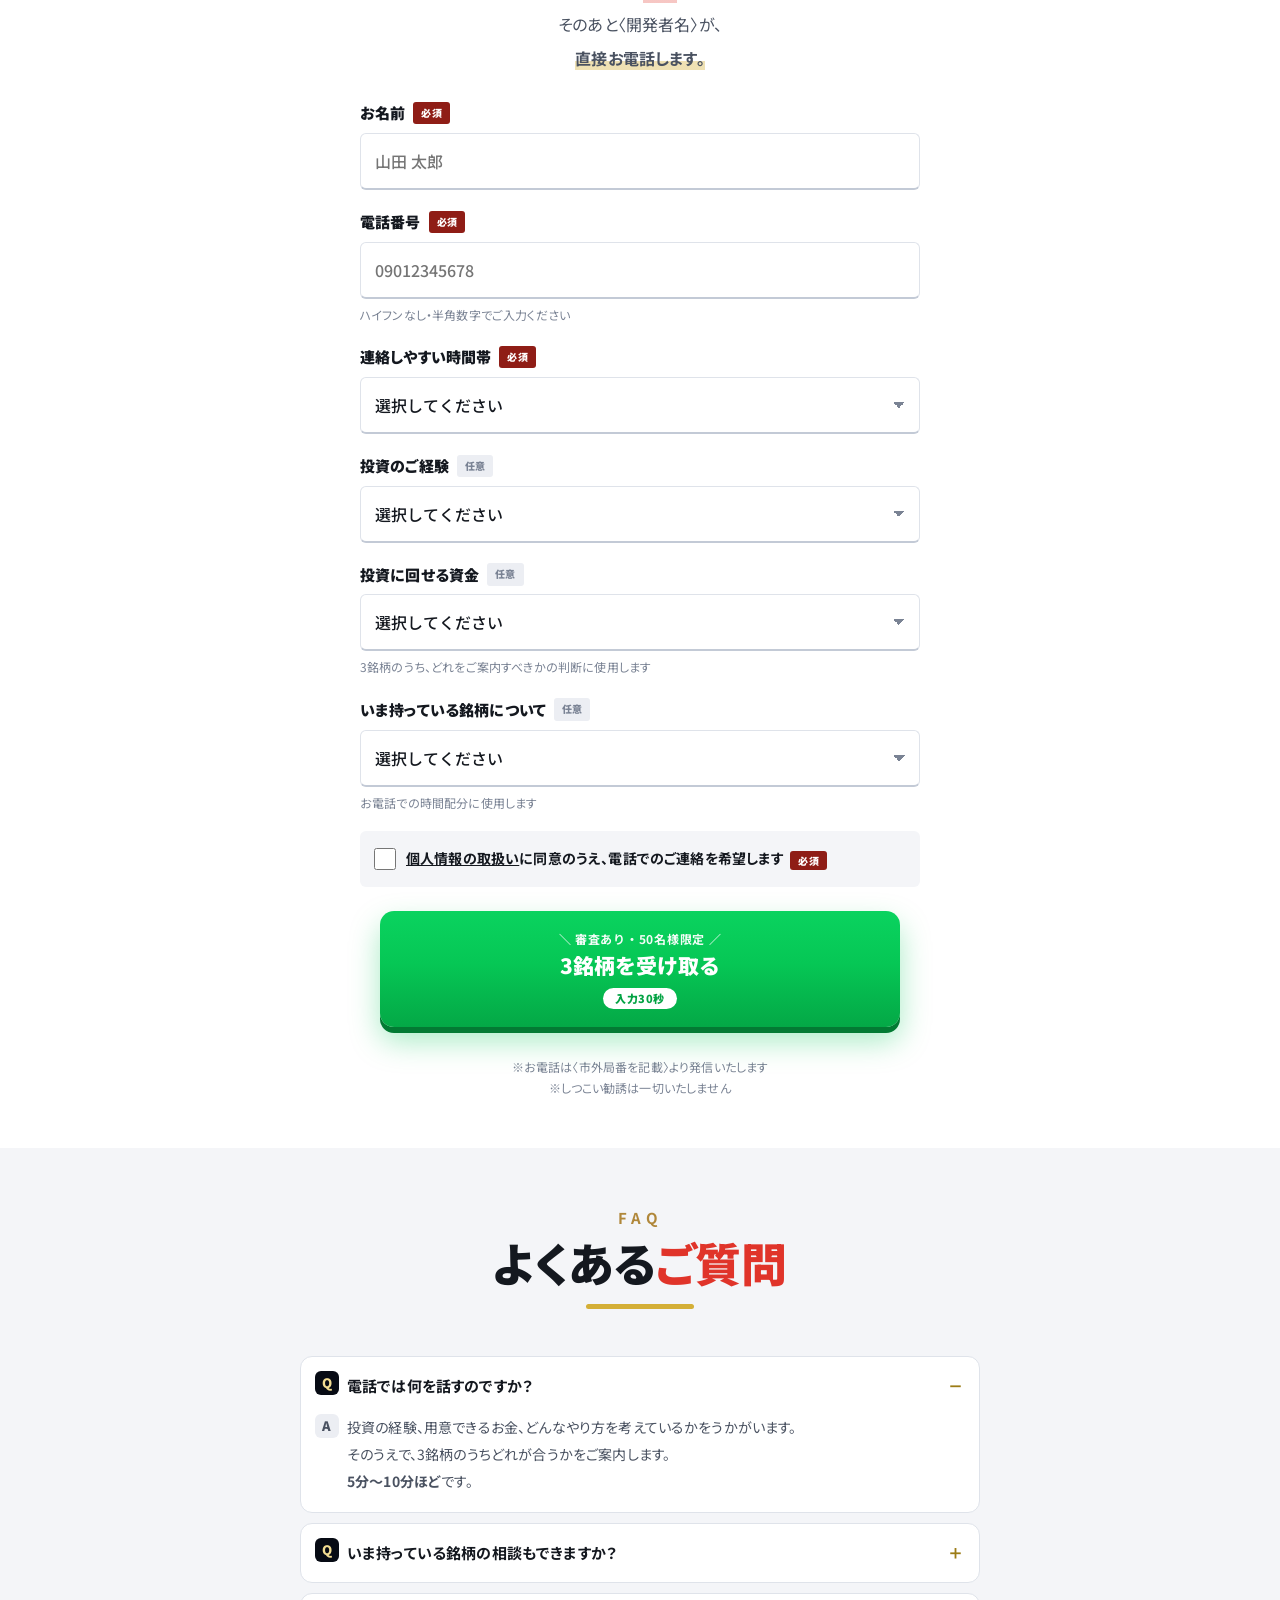
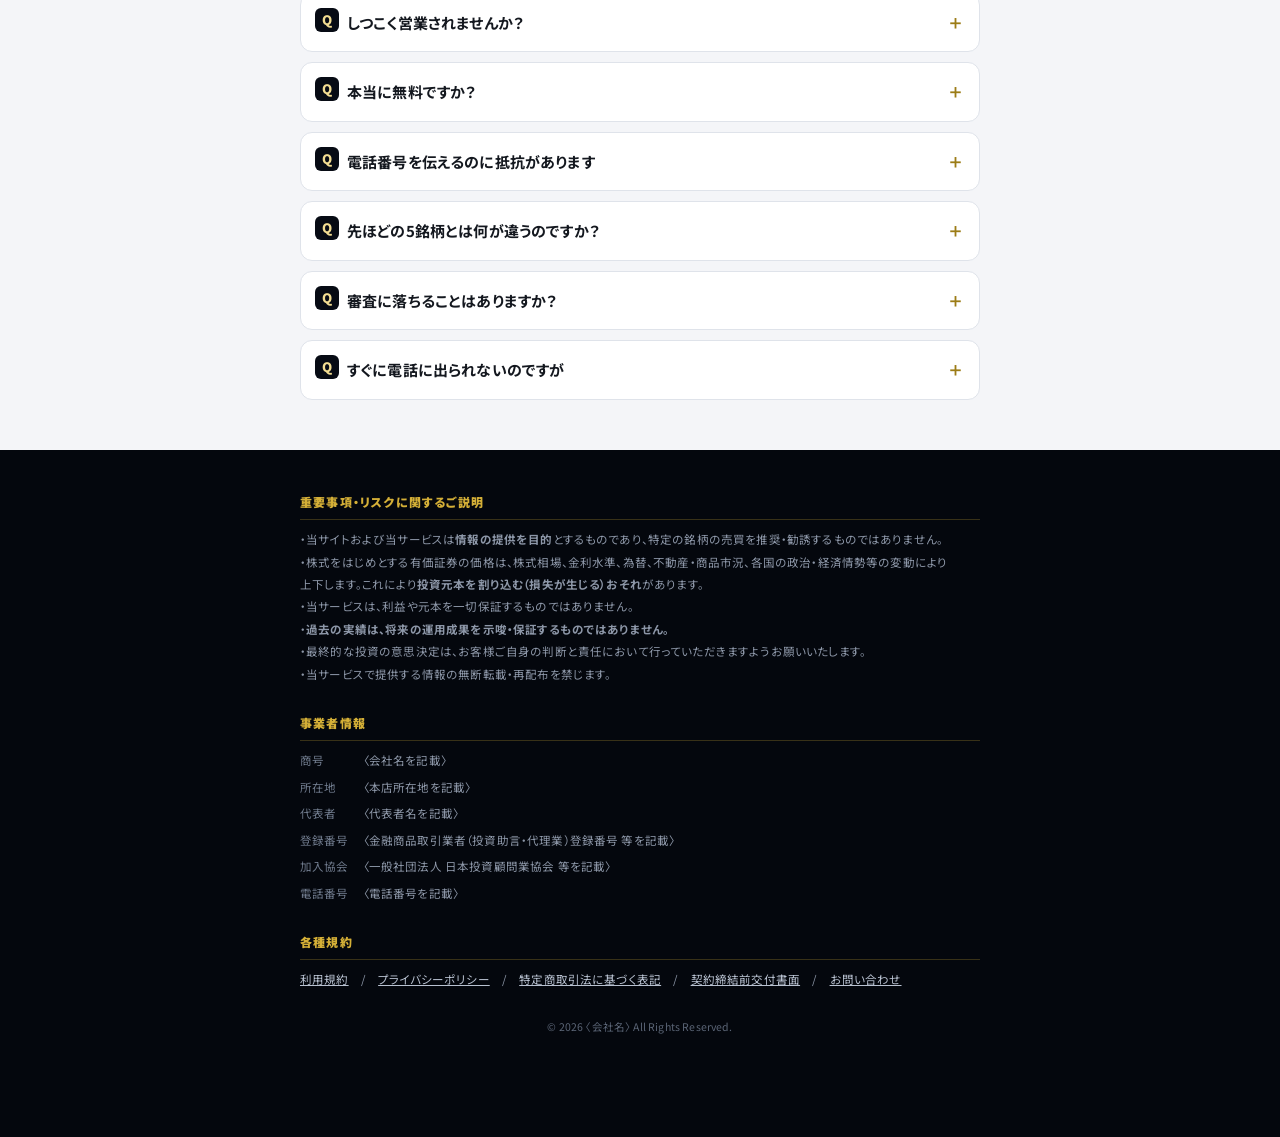
<file: v2/thanks.html>
<!DOCTYPE html>
<html lang="ja">
<head>
<meta charset="UTF-8">
<meta name="viewport" content="width=device-width, initial-scale=1.0">
<meta name="robots" content="noindex, nofollow">
<meta name="format-detection" content="telephone=no">
<title>【重要】50名様限定のご案内</title>
<link rel="icon" type="image/png" href="../assets/img/logo/favicon.png?v=20261029b">
<link rel="apple-touch-icon" href="../assets/img/logo/apple-touch-icon.png?v=20261029b">
<!-- ▼ LINEやSMSで共有されたときの表示。
     本番ドメインが決まったら og:image を
     絶対URLに書き換えてください。 -->
<meta property="og:type" content="website">
<meta property="og:site_name" content="AI株式投資千里眼トレーダーズクラブ">
<meta property="og:title" content="AI株式投資千里眼トレーダーズクラブ">
<meta property="og:description" content="次に狙う株が、ここで見つかる。">
<meta property="og:image" content="../assets/img/logo/ogp.jpg?v=20261029b">
<meta name="twitter:card" content="summary_large_image">
<link rel="preconnect" href="https://fonts.googleapis.com">
<link rel="preconnect" href="https://fonts.gstatic.com" crossorigin>
<link href="https://fonts.googleapis.com/css2?family=Noto+Sans+JP:wght@400;500;700;900&family=Noto+Serif+JP:wght@600;900&display=swap" rel="stylesheet">
<link rel="stylesheet" href="../assets/css/style.css?v=20261029c">
<link rel="preload" as="image" href="../assets/img/hero-bg.jpg" fetchpriority="high">
<!-- ▼▼ 「一度きり表示」の ON / OFF ▼▼
     false … 機能も、関連する文言も、まとめて非表示になります（現在の設定）
     true  … 一度開いた端末では二度目に「受付終了」画面になります
     集客を開始するタイミングで true に変更してください。
     確認用に ?again=1 を付けて開くと記録をリセットできます。 -->
<script>
var ONE_TIME = false;
document.documentElement.setAttribute('data-once', ONE_TIME ? 'on' : 'off');
</script>

<!-- ▼▼ 登録チャネルの切り替え（LINE / メール）▼▼
     mode を 'line' か 'mail' に変えるだけで、ボタン文言・本文の言い回し・
     遷移先URLがページ全体でまとめて切り替わります。 -->
<script>
window.LP_CHANNEL = {
  mode: 'mail',   // 'line' か 'mail'
  url : ''        // LINE友だち追加URL または メール登録フォームURL
};
</script>
<script src="../assets/js/channel.js?v=20261029c" defer></script>
</head>
<body>

<!-- ============================================================
     HEADER
     ============================================================ -->
<header class="hd hd-t">
  <div class="hd-in">
    <div class="hd-logo"><img class="mk" src="../assets/img/logo/mark.webp?v=20261029b" alt="" width="128" height="128" decoding="async"><span>AI株式投資千里眼<br>トレーダーズクラブ</span></div>
    <a href="#form" class="hd-cta hd-cta-g">残り枠を見る</a>
  </div>
</header>


<!-- ============================================================
     登録完了
     ============================================================ -->
<h1 class="tvhero">
  <img src="../assets/img/thanks-hero.jpg?v=20261021130000" alt="ご登録、ありがとうございます。この画面を絶対に閉じないでください" width="1400" height="1050" fetchpriority="high" decoding="async">
</h1>

<section class="tv">
  <div class="tv-bg" aria-hidden="true"></div>
  <div class="wrap tv-in">

    <p class="tv-s">
      <span class="nb">「今すぐ急騰する銘柄5選」は、</span><br>
      <span class="nb">ご登録の<span class="ch" data-line="LINE" data-mail="メール">LINE</span>にお届けします。</span>
    </p>

    <div class="tv-rule"><span>そして</span></div>

    <p class="tv-lead">
      <span class="nb">この続きは、</span><span class="nb"><span class="ch" data-line="LINE" data-mail="メール">LINE</span>には書けません。</span>
    </p>
  </div>
</section>


<!-- ============================================================
     一度きりの警告
     ============================================================ -->
<section class="once once-only">
  <div class="wrap">
    <div class="once-bar">
      <span class="once-ic">
        <svg viewBox="0 0 24 24" fill="none" stroke="currentColor" stroke-width="2" stroke-linecap="round" stroke-linejoin="round" aria-hidden="true">
          <path d="M12 3 L22 20 H2 Z"/><path d="M12 10v4"/><circle cx="12" cy="17.4" r=".9" fill="currentColor" stroke="none"/>
        </svg>
      </span>
      <span class="once-tx">
        このページが表示されるのは、<b>この一度きり</b>です。
      </span>
    </div>
    <p class="once-note">
      <span class="nb">ブックマークしても、</span><span class="nb">URLを控えても、</span><br>
      <span class="nb">次に開いたときには</span><span class="nb">この案内は消えています。</span><br>
      <span class="nb"><span class="ch" data-line="LINE" data-mail="メール">LINE</span>に登録し直しても、</span><span class="nb">二度目は表示されません。</span>
    </p>
  </div>
</section>


<!-- ============================================================
     ここからが本題
     ============================================================ -->
<section class="sec ink2" id="offer" style="padding-top:44px">
  <div class="wrap">

    <p class="ofr-kicker"><span class="nb">— ここからは、</span><span class="nb">登録された方だけの話です —</span></p>

    <figure class="shot mb28">
      <img src="../assets/img/sealed.jpg" alt="封をした3通の封筒" width="1200" height="900" fetchpriority="high" decoding="async">
      <svg class="shot-tx" viewBox="0 0 640 480" preserveAspectRatio="xMidYMid slice" xmlns="http://www.w3.org/2000/svg" aria-hidden="true">
        <defs>
          <linearGradient id="sfade" x1="0" y1="0" x2="0" y2="1">
            <stop offset="0%" stop-color="#05070d" stop-opacity=".82"/>
            <stop offset="42%" stop-color="#05070d" stop-opacity=".18"/>
            <stop offset="72%" stop-color="#05070d" stop-opacity=".55"/>
            <stop offset="100%" stop-color="#05070d" stop-opacity=".95"/>
          </linearGradient>
          <filter id="ssh" x="-40%" y="-40%" width="180%" height="180%">
            <feDropShadow dx="0" dy="3" stdDeviation="7" flood-color="#000" flood-opacity=".9"/>
          </filter>
        </defs>
        <rect x="0" y="0" width="640" height="480" fill="url(#sfade)"/>
        <g font-family="'Noto Sans JP',sans-serif" text-anchor="middle" filter="url(#ssh)">
          <rect x="160" y="52" width="320" height="34" rx="2" fill="#8f1d16"/>
          <text x="320" y="76" font-size="19" font-weight="700" fill="#f0e2e0" letter-spacing="2">審査通過者 50名様 限定</text>
          <text x="320" y="358" font-size="25" font-weight="700" fill="#e8d08a">いまのうちに仕込んでおきたい</text>
          <text x="320" y="412" font-size="46" font-weight="900" fill="#ffffff">爆発前夜の<tspan font-size="58" fill="#e8d08a">3</tspan>銘柄</text>
        </g>
      </svg>
    </figure>

    <p class="ofr-lead">
      <span class="nb">さきほどの5銘柄とは、</span><span class="nb">別物です。</span><br>
      <span class="nb">まだ動き出す前、</span><span class="nb">仕込み段階の3銘柄。</span>
    </p>

    <p class="ofr-strike">
      <span class="nb">この3銘柄の名前は、</span><br><span class="nb">どこにも出していません。</span><br>
      <span class="nb">サイトにも、</span><span class="nb">メールにも、</span><span class="nb">メールにも。</span>
    </p>

    <!-- 受け取ったら、どうなるのか -->
    <figure class="shot mb24">
      <img src="../assets/img/thanks-3x.jpg" alt="この3銘柄は、3倍になります" width="1400" height="875" loading="lazy" decoding="async">
      <svg class="shot-tx" viewBox="0 0 640 400" preserveAspectRatio="xMidYMid slice" xmlns="http://www.w3.org/2000/svg" aria-hidden="true">
        <defs>
          <linearGradient id="x3g" x1="0" y1="0" x2="0" y2="1">
            <stop offset="0%" stop-color="#05070d" stop-opacity=".93"/>
            <stop offset="68%" stop-color="#05070d" stop-opacity=".45"/>
            <stop offset="100%" stop-color="#05070d" stop-opacity="0"/>
          </linearGradient>
          <filter id="x3s" x="-40%" y="-40%" width="180%" height="180%">
            <feDropShadow dx="0" dy="3" stdDeviation="7" flood-color="#000" flood-opacity=".9"/>
          </filter>
        </defs>
        <rect x="0" y="0" width="640" height="300" fill="url(#x3g)"/>
        <g font-family="'Noto Sans JP',sans-serif" text-anchor="middle" filter="url(#x3s)">
          <text x="320" y="84" font-size="15" font-weight="700" fill="#e0b95a" letter-spacing="4">WHAT HAPPENS NEXT</text>
          <text x="320" y="146" font-size="33" font-weight="900" fill="#ffffff">この3銘柄は、</text>
          <text x="320" y="198" font-size="40" font-weight="900" fill="#ff6a52">3倍になります</text>
          <rect x="272" y="224" width="96" height="5" rx="2.5" fill="#d4af37"/>
        </g>
      </svg>
    </figure>

    <div class="x3 mb16">
      <p class="x3-k">100万円を入れていたら</p>
      <div class="x3-row">
        <span class="x3-a">100<i>万円</i></span>
        <span class="x3-ar">→</span>
        <span class="x3-b">300<i>万円</i></span>
      </div>
      <p class="x3-n">
        <span class="nb">30万円なら、90万円。</span><br>
        <span class="nb">少額でも、倍率は同じです。</span>
      </p>
    </div>
    <p class="cap center" style="margin-bottom:30px">※記載の金額は倍率をもとにした試算であり、将来の成果を保証・示唆するものではありません。</p>

    <p class="ofr-note">
      <span class="nb">お渡しするのは、</span><span class="nb"><b>50名様</b>だけ</span><span class="nb">です。</span><br>
      <span class="nb">しかも、</span><span class="nb">申し込んだ順では</span><span class="nb">ありません。</span>
    </p>

    <!-- なぜ全員に出せないのか -->
    <div class="reason mb32">
      <div class="reason-hd">なぜ、50名様だけなのか</div>
      <div class="reason-bd">
        <p class="r2"><strong>人数が増えれば、<br>相場そのものが動く</strong>から。</p>
        <p class="r3">
          <span class="mk-g" style="color:#fff">動いた瞬間、<br>この情報は価値を失います。</span>
        </p>
        <p class="r4">
          だから、<b>人数を絞ります。</b>
        </p>
      </div>
    </div>

    <!-- なぜ電話なのか -->
    <p class="ofr-h2">
      <span class="nb">では、</span><span class="nb">どうやって選ぶのか。</span><br>
      <span class="nb">〈開発者名〉が、</span><span class="nb">直接お電話します。</span>
    </p>
    <p class="ofr-sub">
      <span class="nb">手続きではありません。</span><span class="nb"><b>選考</b>です。</span><br>
      <span class="nb">5〜10分。</span><span class="nb">経験のあるなしは、</span><span class="nb">関係ありません。</span>
    </p>

    <figure class="shot mb24">
      <img src="../assets/img/thanks-call.jpg" alt="お電話で、この3点をうかがいます" width="1400" height="875" loading="lazy" decoding="async">
      <svg class="shot-tx" viewBox="0 0 640 400" preserveAspectRatio="xMidYMid slice" xmlns="http://www.w3.org/2000/svg" aria-hidden="true">
        <defs>
          <linearGradient id="clg" x1="0" y1="0" x2="0" y2="1">
            <stop offset="0%" stop-color="#05070d" stop-opacity=".93"/>
            <stop offset="68%" stop-color="#05070d" stop-opacity=".42"/>
            <stop offset="100%" stop-color="#05070d" stop-opacity="0"/>
          </linearGradient>
          <filter id="cls" x="-40%" y="-40%" width="180%" height="180%">
            <feDropShadow dx="0" dy="3" stdDeviation="7" flood-color="#000" flood-opacity=".9"/>
          </filter>
        </defs>
        <rect x="0" y="0" width="640" height="300" fill="url(#clg)"/>
        <g font-family="'Noto Sans JP',sans-serif" text-anchor="middle" filter="url(#cls)">
          <text x="320" y="86" font-size="15" font-weight="700" fill="#e0b95a" letter-spacing="4">THE CALL</text>
          <text x="320" y="148" font-size="33" font-weight="900" fill="#ffffff">お電話で、</text>
          <text x="320" y="198" font-size="33" font-weight="900" fill="#ff6a52">この3点をうかがいます</text>
          <rect x="272" y="224" width="96" height="5" rx="2.5" fill="#d4af37"/>
        </g>
      </svg>
    </figure>
    <ul class="ben mb32">
      <li><b>01｜本気でやるつもりがあるか</b><span>見ているのは、経験ではありません。<br>「とりあえず」の方で枠が埋まると、本当に必要な方に届きません。</span></li>
      <li><b>02｜無理のないお金でできるか</b><span>生活に必要なお金を使おうとしている方は、お断りします。</span></li>
      <li><b>03｜3銘柄のどれが合うか</b><span>資金も時間も、人それぞれ。<br>どれが合うかは、お話ししないと分かりません。</span></li>
    </ul>

    <p class="ofr-sub" style="margin-bottom:30px">
      <span class="nb">お電話では、</span><br>
      <span class="nb"><b>いま持っている銘柄</b>のご相談も</span><br>
      <span class="nb">お受けします。</span><br>
      <span style="display:inline-block;margin-top:10px;font-size:13px;opacity:.75">※3銘柄のお受け取りに、費用は一切かかりません。</span>
    </p>

    <!-- 残枠 -->
    <div class="limit mb32">
      <div class="limit-hd">本日の審査通過枠</div>
      <div class="limit-bd">
        <!-- data-total:定員 / data-min:下限 / data-open・data-close:受付時間帯 -->
        <div class="slots" data-total="50" data-min="2" data-open="9" data-close="23">
          <p class="slots-k">審査通過枠 <b>50</b>名様のうち</p>
          <p class="slots-v">残り <span class="slots-n">--</span><small>名様</small></p>
          <div class="gauge"><i class="slots-bar"></i></div>
          <p class="slots-few">残りわずかです</p>
        </div>
        <div class="limit-dl"><span class="k">受付終了まで</span><span class="v" data-countdown>--:--:--</span></div>
        <p class="lead" style="font-size:13px;margin-top:14px">
          50名様が埋まり次第、この受付は終了します。<span class="once-only"><br>
          そして<strong style="color:var(--ox-l)">このページ自体、<br>二度と開きません。</strong></span>
        </p>
      </div>
    </div>

    <div class="arrows">▼▼▼</div>
  </div>
</section>


<!-- ============================================================
     フォーム
     ============================================================ -->
<section class="sec" id="form">
  <div class="wrap">

    <svg class="h-img" viewBox="0 0 660 130" xmlns="http://www.w3.org/2000/svg" role="img" aria-label="3銘柄の受け取り審査 お申し込み">
      <text x="330" y="26" text-anchor="middle" font-family="'Noto Sans JP',sans-serif" font-size="15" font-weight="700" fill="#b0873a" letter-spacing="5">APPLICATION</text>
      <text x="330" y="84" text-anchor="middle" font-family="'Noto Sans JP',sans-serif" font-size="42" font-weight="900" fill="#14181f">3銘柄の<tspan fill="#e0342a">受け取り審査</tspan></text>
      <rect x="276" y="106" width="108" height="5" rx="2.5" fill="#d4af37"/>
    </svg>

    <p class="lead center mb24">
      入力は<span class="mk">30秒</span>。<br>
      そのあと〈開発者名〉が、<br><span class="mk-g">直接お電話します。</span>
    </p>
    <!-- ▼ action属性を自社フォーム／CRMのエンドポイントに差し替えてください -->
    <form class="fm" id="applyForm" action="#" method="post" novalidate>

      <div class="fm-row">
        <label for="fName">お名前<span class="req">必須</span></label>
        <input type="text" id="fName" name="name" placeholder="山田 太郎" autocomplete="name" required>
        <p class="err" data-for="fName">お名前をご入力ください</p>
      </div>

      <div class="fm-row">
        <label for="fTel">電話番号<span class="req">必須</span></label>
        <input type="tel" id="fTel" name="tel" placeholder="09012345678" inputmode="numeric" autocomplete="tel" required>
        <p class="hint">ハイフンなし・半角数字でご入力ください</p>
        <p class="err" data-for="fTel">電話番号を正しくご入力ください（10〜11桁）</p>
      </div>

      <div class="fm-row">
        <label for="fTime">連絡しやすい時間帯<span class="req">必須</span></label>
        <select id="fTime" name="time" required>
          <option value="">選択してください</option>
          <option>午前（9:00〜12:00）</option>
          <option>午後（12:00〜15:00）</option>
          <option>夕方（15:00〜18:00）</option>
          <option>夜（18:00〜20:00）</option>
          <option>いつでも可</option>
        </select>
        <p class="err" data-for="fTime">時間帯をお選びください</p>
      </div>

      <div class="fm-row">
        <label for="fExp">投資のご経験<span class="opt">任意</span></label>
        <select id="fExp" name="experience">
          <option value="">選択してください</option>
          <option>まったくの未経験</option>
          <option>口座はあるが、ほぼ取引していない</option>
          <option>1年未満</option>
          <option>1〜3年</option>
          <option>3年以上</option>
        </select>
      </div>

      <div class="fm-row">
        <label for="fFund">投資に回せる資金<span class="opt">任意</span></label>
        <select id="fFund" name="fund">
          <option value="">選択してください</option>
          <option>〜50万円</option>
          <option>50〜100万円</option>
          <option>100〜300万円</option>
          <option>300〜500万円</option>
          <option>500万円以上</option>
        </select>
        <p class="hint">3銘柄のうち、どれをご案内すべきかの判断に使用します</p>
      </div>

      <div class="fm-row">
        <label for="fHold">いま持っている銘柄について<span class="opt">任意</span></label>
        <select id="fHold" name="holding">
          <option value="">選択してください</option>
          <option>ずっとマイナスのまま持っている株がある</option>
          <option>持っているが、売り時が分からない</option>
          <option>相談したい銘柄が特にある</option>
          <option>いまは何も持っていない</option>
        </select>
        <p class="hint">お電話での時間配分に使用します</p>
      </div>

      <div class="fm-agree">
        <label>
          <input type="checkbox" id="fAgree" name="agree" required>
          <span><a href="#" target="_blank" rel="noopener">個人情報の取扱い</a>に同意のうえ、電話でのご連絡を希望します<span class="req">必須</span></span>
        </label>
        <p class="err" data-for="fAgree">ご同意がない場合はお申し込みいただけません</p>
      </div>

      <button type="submit" class="btn" id="submitBtn">
        <small>＼ 審査あり・50名様限定 ／</small>
        3銘柄を受け取る
        <span class="fee">入力30秒</span>
      </button>
      <p class="btn-note">
        ※お電話は〈市外局番を記載〉より発信いたします<br>
        ※しつこい勧誘は一切いたしません<span class="once-only"><br>
        ※このご案内は、今回かぎりの表示です</span>
      </p>
    </form>

    <div class="sent" id="sentMsg" hidden>
      <p class="s1">お申し込みを受け付けました</p>
      <p class="s2">〈開発者名〉から、<br>ご指定の時間帯にお電話します。<br>少しお待ちください。</p>
    </div>
  </div>
</section>


<!-- ============================================================
     FAQ
     ============================================================ -->
<section class="sec gray">
  <div class="wrap">
    <svg class="h-img" viewBox="0 0 660 130" xmlns="http://www.w3.org/2000/svg" role="img" aria-label="よくあるご質問">
      <text x="330" y="26" text-anchor="middle" font-family="'Noto Sans JP',sans-serif" font-size="15" font-weight="700" fill="#b0873a" letter-spacing="5">FAQ</text>
      <text x="330" y="84" text-anchor="middle" font-family="'Noto Sans JP',sans-serif" font-size="46" font-weight="900" fill="#14181f">よくある<tspan fill="#e0342a">ご質問</tspan></text>
      <rect x="276" y="106" width="108" height="5" rx="2.5" fill="#d4af37"/>
    </svg>

    <div class="faq">
      <details open><summary>電話では何を話すのですか？</summary>
        <div class="a">投資の経験、用意できるお金、どんなやり方を考えているかをうかがいます。<br>そのうえで、3銘柄のうちどれが合うかをご案内します。<br><strong>5分〜10分ほど</strong>です。</div></details>
      <details><summary>いま持っている銘柄の相談もできますか？</summary>
        <div class="a">はい、できます。<br>「ずっとマイナスのまま」「売り時が分からない」といったご相談は、とても多くいただきます。<br>ただし、持っている銘柄も買った値段も人それぞれなので、まとめてお答えできるものではありません。<br>お電話で、お一人ずつ承っています。<br>もちろん、3銘柄だけ受け取っていただいても構いません。</div></details>
      <details><summary>しつこく営業されませんか？</summary>
        <div class="a">しません。<br>いらない場合は、その場でそう言ってください。<br>それ以降のご連絡は止めます。</div></details>
      <details><summary>本当に無料ですか？</summary>
        <div class="a">はい。<br>3銘柄のお渡しと今回のお電話に、お金は一切かかりません。<br>お金がかかるご案内をする場合は、必ず先に内容と金額をお伝えします。</div></details>
      <details><summary>電話番号を伝えるのに抵抗があります</summary>
        <div class="a">ご入力いただいた情報は、今回のご案内以外には使いません。<br>ほかに渡すこともありません。<br>詳しくは<a href="#" style="text-decoration:underline">個人情報の取扱い</a>をご覧ください。</div></details>
      <details><summary>先ほどの5銘柄とは何が違うのですか？</summary>
        <div class="a">どちらも、まだ動き出す前の株です。<br>違うのは公開範囲です。5銘柄は登録された方全員にお届けしますが、今回の3銘柄は<strong>さらに売買が少なく、人数を絞らないと相場が動いてしまう</strong>ため、50名様までとしています。</div></details>
      <details><summary>審査に落ちることはありますか？</summary>
        <div class="a">はい、お断りすることがあります。<br>ただし、経験のあるなしやお金の多さで決めるものではありません。<br><strong>生活に必要なお金を使おうとしている方</strong>と、<strong>自分で判断するつもりがない方</strong>にはお渡ししない、という基準です。<br>はじめての方でも、いま損が出ている方でも、それだけで落ちることはありません。</div></details>
      <details><summary>すぐに電話に出られないのですが</summary>
        <div class="a">都合のよい時間帯を選んでいただければ、その時間にご連絡します。<br>出られなかった場合は、改めておかけ直しします。</div></details>
    </div>
  </div>
</section>


<!-- ============================================================
     FOOTER
     ============================================================ -->
<footer class="ft">
  <div class="wrap">
    <div class="blk">
      <h5>重要事項・リスクに関するご説明</h5>
      <p>
        ・当サイトおよび当サービスは<strong>情報の提供を目的</strong>とするものであり、特定の銘柄の売買を推奨・勧誘するものではありません。<br>
        ・株式をはじめとする有価証券の価格は、株式相場、金利水準、為替、不動産・商品市況、各国の政治・経済情勢等の変動により上下します。これにより<strong>投資元本を割り込む（損失が生じる）おそれ</strong>があります。<br>
        ・当サービスは、利益や元本を一切保証するものではありません。<br>
        ・<strong>過去の実績は、将来の運用成果を示唆・保証するものではありません。</strong><br>
        ・最終的な投資の意思決定は、お客様ご自身の判断と責任において行っていただきますようお願いいたします。<br>
        ・当サービスで提供する情報の無断転載・再配布を禁じます。
      </p>
    </div>

    <div class="blk">
      <h5>事業者情報</h5>
      <dl>
        <dt>商号</dt><dd>〈会社名を記載〉</dd>
        <dt>所在地</dt><dd>〈本店所在地を記載〉</dd>
        <dt>代表者</dt><dd>〈代表者名を記載〉</dd>
        <dt>登録番号</dt><dd>〈金融商品取引業者（投資助言・代理業）登録番号 等を記載〉</dd>
        <dt>加入協会</dt><dd>〈一般社団法人 日本投資顧問業協会 等を記載〉</dd>
        <dt>電話番号</dt><dd>〈電話番号を記載〉</dd>
      </dl>
    </div>

    <div class="blk">
      <h5>各種規約</h5>
      <p>
        <a href="#">利用規約</a>　/　<a href="#">プライバシーポリシー</a>　/　<a href="#">特定商取引法に基づく表記</a>　/　<a href="#">契約締結前交付書面</a>　/　<a href="#">お問い合わせ</a>
      </p>
    </div>

    <p class="copy">&copy; <span id="yr">2026</span> 〈会社名〉 All Rights Reserved.</p>
  </div>
</footer>


<!-- 追従CTA -->
<div class="fixcta" id="fixcta">
  <div class="cd-bar"><span class="cd-dot"></span><span class="cd-k">本日の受付終了まで</span><span class="cd-v" data-countdown>--<i>時間</i>--<i>分</i>--<i>秒</i></span></div>
  <a href="#form" class="btn"><small><span class="once-only">＼ 今回かぎり・50名様限定 ／</span><span class="once-off">＼ 審査あり・50名様限定 ／</span></small>3銘柄を受け取る</a>
</div>

<!-- ============================================================
     一度きり表示の制御
     ============================================================ -->
<div class="expired" id="expiredScreen" hidden>
  <div>
    <div class="e-ic">
      <svg viewBox="0 0 48 48" fill="none" stroke="currentColor" stroke-width="1.8" stroke-linecap="round" aria-hidden="true">
        <circle cx="24" cy="24" r="19"/><path d="M15 15 L33 33 M33 15 L15 33"/>
      </svg>
    </div>
    <p class="e1">このご案内は<br>終了いたしました</p>
    <p class="e2">
      <span class="nb">3銘柄のご案内は、</span><span class="nb">一度きりの表示でした。</span><br>
      <span class="nb">引き続き、</span><span class="nb"><span class="ch" data-line="LINE" data-mail="メール">LINE</span>にて情報をお届けします。</span>
    </p>
  </div>
</div>

<script>
/* 一度きり表示の制御本体（ON/OFF の設定は <head> にあります）
   ※端末内（localStorage）で判定しています。厳密に1回だけにする場合は、
     LINE側で発行する使い捨てURLとサーバー側のトークン失効を組み合わせてください。 */

(function(){
  if (!ONE_TIME) return;
  var KEY = 'offer3_seen_v1';
  var q = new URLSearchParams(location.search);
  if (q.get('again') === '1') { try { localStorage.removeItem(KEY); } catch(e){} return; }
  var seen = false;
  try { seen = localStorage.getItem(KEY) === '1'; } catch(e){}
  if (seen) {
    document.getElementById('expiredScreen').hidden = false;
    document.body.style.overflow = 'hidden';
    return;
  }
  /* 離脱した時点で「見た」と記録する */
  var mark = function(){ try { localStorage.setItem(KEY, '1'); } catch(e){} };
  window.addEventListener('pagehide', mark);
  document.addEventListener('visibilitychange', function(){
    if (document.visibilityState === 'hidden') mark();
  });
})();
</script>

<script src="../assets/js/slots.js?v=20261021130000"></script>
<script>
(function(){
  /* ── 締切カウントダウン（当日23:59まで）───────────── */
  var cds = document.querySelectorAll('[data-countdown]');
  if (cds.length) {
    var pad = function(n){ return (n < 10 ? '0' : '') + n; };
    var tick = function(){
      var now = new Date();
      var end = new Date(now.getFullYear(), now.getMonth(), now.getDate(), 23, 59, 0, 0);
      var sec = Math.max(0, Math.floor((end - now) / 1000));
      var h = Math.floor(sec / 3600), m = Math.floor(sec % 3600 / 60), s2 = sec % 60;
      for (var i = 0; i < cds.length; i++) {
        var el = cds[i];
        if (el.querySelector('i')) {
          el.innerHTML = pad(h) + '<i>時間</i>' + pad(m) + '<i>分</i>' + pad(s2) + '<i>秒</i>';
        } else {
          el.textContent = pad(h) + ':' + pad(m) + ':' + pad(s2);
        }
      }
    };
    tick();
    setInterval(tick, 1000);
  }

  /* ── 追従CTA ───────────────────────────────── */
  var fix = document.getElementById('fixcta');
  var form = document.getElementById('form');
  function onScroll(){
    var y = window.scrollY || document.documentElement.scrollTop;
    var r = form.getBoundingClientRect();
    var inForm = r.top < window.innerHeight * 0.9 && r.bottom > 0;
    if (y > 320 && !inForm) fix.classList.add('on'); else fix.classList.remove('on');
  }
  window.addEventListener('scroll', onScroll, {passive:true});
  onScroll();

  /* ── フォームのバリデーション ───────────────────── */
  var f = document.getElementById('applyForm');
  function showErr(el, on){
    var e = document.querySelector('.err[data-for="' + el.id + '"]');
    if (e) e.style.display = on ? 'block' : 'none';
    el.closest('.fm-row, .fm-agree').classList.toggle('ng', on);
  }
  function validTel(v){ return /^0\d{9,10}$/.test(v.replace(/[-\s]/g, '')); }

  f.addEventListener('submit', function(ev){
    var ok = true;
    var name = document.getElementById('fName');
    var tel  = document.getElementById('fTel');
    var time = document.getElementById('fTime');
    var agr  = document.getElementById('fAgree');

    if (!name.value.trim()){ showErr(name, true); ok = false; } else showErr(name, false);
    if (!validTel(tel.value)){ showErr(tel, true); ok = false; } else showErr(tel, false);
    if (!time.value){ showErr(time, true); ok = false; } else showErr(time, false);
    if (!agr.checked){ showErr(agr, true); ok = false; } else showErr(agr, false);

    if (!ok){
      ev.preventDefault();
      var bad = f.querySelector('.ng');
      if (bad) bad.scrollIntoView({behavior:'smooth', block:'center'});
      return;
    }

    /* ▼ 送信先が未設定の間はデモ表示。action を設定したらこのブロックを削除してください */
    if (f.getAttribute('action') === '#'){
      ev.preventDefault();
      f.hidden = true;
      document.getElementById('sentMsg').hidden = false;
      document.getElementById('sentMsg').scrollIntoView({behavior:'smooth', block:'center'});
    }
  });

  var yr = document.getElementById('yr');
  if (yr) yr.textContent = new Date().getFullYear();
})();
</script>
</body>
</html>
</file>
<file: assets/css/style.css>
/* =========================================================
   急騰銘柄5選 LP  /  style.css
   ========================================================= */
:root{
  --ink:#070b14; --ink2:#0f1626; --ink3:#18213a;
  --gold:#d4af37; --gold-l:#f3dd92; --gold-d:#9c7c16;
  --red:#e0342a; --red-d:#b51d15;
  --green:#12a05c;
  --paper:#ffffff; --paper2:#f4f5f8; --paper3:#eceef3;
  --tx:#14181f; --tx2:#4a5261; --muted:#7a8394;
  --line:#dfe3ea;
  --sans:'Noto Sans JP',-apple-system,BlinkMacSystemFont,'Hiragino Kaku Gothic ProN','Yu Gothic',sans-serif;
  --serif:'Noto Serif JP','Hiragino Mincho ProN','Yu Mincho',serif;
  --wrap:720px;
}
*{box-sizing:border-box;margin:0;padding:0;-webkit-text-size-adjust:100%}
[hidden]{display:none !important}  /* display指定に hidden 属性が負けないように */
html{scroll-behavior:smooth}
body{font-family:var(--sans);color:var(--tx);background:var(--paper);line-height:1.85;font-size:16px;overflow-x:hidden;
  font-feature-settings:"palt";
  /* 日本語の折り返しをスマホで読みやすく */
  word-break:auto-phrase;      /* 文節単位で折り返す（Chrome/Edge・Android） */
  line-break:strict;           /* 行頭禁則を厳格に */
  text-wrap:pretty;            /* 行末に1文字だけ残るのを防ぐ */
  letter-spacing:.01em}
/* 文節を途中で割らせないためのユーティリティ（全ブラウザ対応） */
.nb{display:inline-block}
img,svg{max-width:100%;height:auto;display:block}
a{color:inherit;text-decoration:none}

/* ===== layout ===== */
.wrap{width:100%;max-width:var(--wrap);margin:0 auto;padding:0 20px}
.sec{padding:50px 0}
.sec-tight{padding:34px 0}
.dark{background:var(--ink);color:#fff}
.dark .lead{color:#c8cfdd}
.ink2{background:linear-gradient(180deg,#0f1626 0%,#070b14 100%);color:#fff}
.ink2 .lead{color:#c8cfdd}

/* 最終CTAセクション：背景写真（ChatGPT生成） */
#entry{position:relative;overflow:hidden;background:#070b14}
#entry::before{content:"";position:absolute;inset:0;z-index:0;pointer-events:none;
  background:
   linear-gradient(180deg,#070b14 0%,rgba(7,11,20,.82) 22%,rgba(7,11,20,.7) 50%,rgba(7,11,20,.9) 82%,#070b14 100%),
   url("../img/cta-bg.jpg") center 30% / cover no-repeat;}
#entry > .wrap{position:relative;z-index:1}
.gray{background:var(--paper2)}

/* ===== type ===== */
.lead{font-size:16px;line-height:2.1;color:var(--tx2)}
.lead.big{font-size:17px}
.center{text-align:center}
.mb8{margin-bottom:8px}.mb16{margin-bottom:16px}.mb24{margin-bottom:24px}
.mb32{margin-bottom:32px}.mb40{margin-bottom:40px}.mb48{margin-bottom:48px}
.gold{color:var(--gold)}
.mk{background:linear-gradient(transparent 62%,rgba(224,52,42,.28) 0);font-weight:700}
.mk-g{background:linear-gradient(transparent 62%,rgba(212,175,55,.38) 0);font-weight:700}
.big-red{color:var(--red);font-weight:900}
.serif{font-family:var(--serif)}
.num{font-family:'Helvetica Neue',Arial,sans-serif;font-weight:700;letter-spacing:-.02em}

/* ===== header ===== */
.hd{position:sticky;top:0;z-index:90;background:rgba(7,11,20,.92);backdrop-filter:blur(8px);border-bottom:1px solid rgba(212,175,55,.3)}
.hd-in{max-width:var(--wrap);margin:0 auto;padding:10px 16px;display:flex;align-items:center;justify-content:space-between;gap:12px}
.hd-logo{color:#fff;font-weight:900;font-size:13px;letter-spacing:.01em;line-height:1.35;
  display:flex;align-items:center;gap:7px}
.hd-logo .mk{flex:none;width:30px;height:30px}
@media (max-width:359px){.hd-logo{gap:5px}.hd-logo .mk{width:26px;height:26px}}
.hd-cta{background:linear-gradient(180deg,#06c755,#04a344);color:#fff;font-weight:900;font-size:13px;padding:9px 16px;border-radius:100px;white-space:nowrap;box-shadow:0 2px 0 #037a33}

/* ===== hero ===== */
.hero{position:relative;color:#fff;padding:22px 0 0;overflow:hidden;background:#070b14}
/* 背景写真レイヤー（ChatGPT生成） */
.hero::before{content:"";position:absolute;inset:0;pointer-events:none;z-index:0;
  background:
   linear-gradient(180deg,rgba(7,11,20,.44) 0%,rgba(7,11,20,.22) 32%,rgba(7,11,20,.72) 80%,#070b14 100%),
   radial-gradient(700px 400px at 50% 25%,rgba(7,11,20,.52),transparent 72%),
   url("../img/hero-bg.jpg") center 18% / cover no-repeat;}
/* 上部のゴールドグロー */
.hero::after{content:"";position:absolute;left:0;right:0;top:0;height:340px;pointer-events:none;z-index:1;
  background:radial-gradient(760px 300px at 50% -12%,rgba(212,175,55,.26),transparent 65%);}
.hero-in{position:relative;z-index:2}

/* ===== buttons ===== */
.cta-zone{padding:26px 0 6px}
.btn{display:block;width:100%;max-width:520px;margin:0 auto;text-align:center;
  background:linear-gradient(180deg,#0ad35f 0%,#06c755 45%,#04a846 100%);
  color:#fff;font-weight:900;font-size:21px;line-height:1.35;padding:20px 16px 18px;border-radius:14px;
  box-shadow:0 6px 0 #037a33,0 14px 30px rgba(6,199,85,.35);position:relative;overflow:hidden;
  animation:pulse 2.2s ease-in-out infinite}
.btn small{display:block;font-size:12px;font-weight:700;opacity:.95;letter-spacing:.06em;margin-bottom:4px}
.btn .fee{display:block;width:-moz-fit-content;width:fit-content;background:#fff;color:#04a344;font-size:11px;font-weight:900;padding:3px 12px;border-radius:100px;margin:9px auto 0;letter-spacing:.04em}
.btn::after{content:"";position:absolute;top:-60%;left:-60%;width:40%;height:220%;transform:rotate(22deg);
  background:linear-gradient(90deg,transparent,rgba(255,255,255,.45),transparent);animation:shine 3.4s ease-in-out infinite}
@keyframes shine{0%{left:-60%}55%{left:130%}100%{left:130%}}
@keyframes pulse{0%,100%{transform:scale(1)}50%{transform:scale(1.022)}}
.btn-note{text-align:center;font-size:12px;color:var(--muted);margin-top:12px;line-height:1.7}
.dark .btn-note,.ink2 .btn-note,.hero .btn-note{color:#8d97a8}
.arrows{text-align:center;color:var(--gold);font-size:22px;line-height:1;letter-spacing:.3em;animation:bob 1.4s ease-in-out infinite}
@keyframes bob{0%,100%{transform:translateY(0)}50%{transform:translateY(5px)}}

/* ===== 登録フォーム ===== */
/* #entry は背景写真の上に重なるので、カードを前面に出す */
.eform{position:relative;z-index:1;max-width:520px;margin:0 auto;
  background:#fff;border-radius:14px;padding:20px 16px 18px;
  box-shadow:0 14px 34px rgba(0,0,0,.45)}
.eform .row{margin-bottom:15px}
.eform label{display:block;font-size:14px;font-weight:700;color:var(--tx);margin-bottom:6px}
/* iOSは16px未満の入力欄でページを勝手に拡大するので、16pxを下回らせない */
.eform input{display:block;width:100%;font-family:inherit;font-size:16px;line-height:1.5;
  color:var(--tx);padding:13px 12px;border:1px solid var(--line);border-radius:9px;
  background:#fff;-webkit-appearance:none;appearance:none}
.eform input::placeholder{color:#b4bcc8}
.eform input:focus{outline:2px solid var(--gold-d);outline-offset:1px;border-color:var(--gold-d)}
.eform input[aria-invalid="true"]{border-color:#c62828;background:#fff8f8}
.eform .err{margin-top:6px;font-size:13px;line-height:1.6;font-weight:700;color:#c62828}
/* 送信中の案内。同じ場所に出すが、赤のままだと失敗したように見えるので落ち着いた色にする。 */
.eform .err.is-wait{color:var(--tx2)}
.eform .btn{border:0;cursor:pointer;font-family:inherit;max-width:none}

/* fixed footer cta */
.fixcta{position:fixed;left:0;right:0;bottom:0;z-index:95;padding:9px 14px calc(9px + env(safe-area-inset-bottom));
  background:rgba(7,11,20,.94);backdrop-filter:blur(8px);border-top:1px solid rgba(212,175,55,.35);
  transform:translateY(130%);transition:transform .35s cubic-bezier(.22,1,.36,1)}
.fixcta.on{transform:translateY(0)}
.fixcta .btn{font-size:17px;padding:13px 12px 12px;box-shadow:0 4px 0 #037a33;animation:none}
.fixcta .btn small{font-size:10px;margin-bottom:2px}
.fixcta .btn .fee{display:none}

/* ===== problem checklist ===== */
.check{list-style:none;display:grid;gap:12px}
.check li{position:relative;background:#fff;border:2px solid var(--line);border-radius:12px;
  padding:16px 18px 16px 56px;font-size:16px;font-weight:700;line-height:1.7;box-shadow:0 2px 0 rgba(0,0,0,.03)}
.check li::before{content:"\2714";position:absolute;left:16px;top:50%;transform:translateY(-50%);
  width:28px;height:28px;border-radius:7px;background:var(--red);color:#fff;font-size:15px;
  display:flex;align-items:center;justify-content:center;font-weight:900}


/* ===== 開発者ストーリー（原体験） ===== */
.st-blk{margin:30px 0;padding:26px 18px 24px;border-radius:12px;
  background:linear-gradient(180deg,rgba(212,175,55,.11),rgba(255,255,255,.03));
  border-top:1px solid rgba(212,175,55,.55);border-bottom:1px solid rgba(212,175,55,.55)}
.st-hd{font-family:var(--serif);font-size:23px;font-weight:600;line-height:1.7;color:var(--gold-l);
  text-align:center;letter-spacing:.02em;margin-bottom:24px;padding-bottom:18px;
  border-bottom:1px dashed rgba(212,175,55,.35)}
.st-blk p{font-size:15.5px;line-height:2.1;color:#d6dce7;margin-bottom:18px}
.st-blk p:last-child{margin-bottom:0}
.st-lead{font-size:17.5px !important;font-weight:700;color:#fff !important}
.st-lead b{color:var(--gold-l)}
.st-key{font-size:17.5px !important;font-weight:700;color:#fff !important;line-height:1.95 !important}
.st-key b{color:var(--gold-l)}
.st-turn{margin:24px 0 !important;padding:18px 14px;text-align:center;border-radius:10px;
  background:rgba(224,52,42,.14);border-left:3px solid var(--red);
  font-size:17px !important;font-weight:700;line-height:1.95 !important;color:#fff !important}
.st-turn b{color:#ff8a7a;font-size:19px}
@media(max-width:400px){ .st-hd{font-size:21px} .st-lead,.st-key{font-size:16.5px !important} }

/* ===== 急騰までのタイムライン ===== */
.tl{background:var(--ink);border-radius:14px;padding:26px 18px 24px;margin-bottom:28px;
  border:1px solid rgba(212,175,55,.3)}
.tl-hd{text-align:center;font-size:19px;font-weight:900;line-height:1.7;color:#fff}
.tl-lead{text-align:center;margin-top:10px;font-size:14.5px;line-height:1.95;color:#a9b3c4}
.tl-l{list-style:none;counter-reset:tl;margin-top:26px;position:relative;padding-left:26px}
.tl-l::before{content:"";position:absolute;left:7px;top:8px;bottom:26px;width:2px;
  background:linear-gradient(180deg,rgba(212,175,55,.25),rgba(224,52,42,.9))}
.tl-l li{counter-increment:tl;position:relative;padding-bottom:26px}
.tl-l li:last-child{padding-bottom:0}
.tl-l li::before{content:counter(tl);position:absolute;left:-26px;top:2px;width:17px;height:17px;
  border-radius:50%;background:var(--ink);border:2px solid rgba(212,175,55,.75);color:var(--gold-l);
  font-size:9px;font-weight:900;display:flex;align-items:center;justify-content:center}
.tl-l li.tl-fire::before{background:var(--red);border-color:var(--red);color:#fff}
.tl-t{display:inline-block;font-size:11.5px;font-weight:700;letter-spacing:.06em;color:var(--gold);
  background:rgba(212,175,55,.12);border-radius:3px;padding:2px 9px;margin-bottom:7px}
.tl-fire .tl-t{color:#ff8a7a;background:rgba(224,52,42,.18)}
.tl-n{display:block;font-size:17px;font-weight:900;line-height:1.55;color:#fff}
.tl-fire .tl-n{color:#ff8a7a}
.tl-d{display:block;margin-top:6px;font-size:13.5px;line-height:1.95;color:#a9b3c4}
.tl-ft{margin-top:24px;padding-top:20px;border-top:1px dashed rgba(212,175,55,.35);
  text-align:center;font-size:16px;font-weight:700;line-height:1.95;color:#fff}
.tl-ft b{color:#ff8a7a;font-weight:900}
.tl-ft2{display:inline-block;margin-top:12px;font-size:14.5px;font-weight:500;color:#c0c8d4}
.tl-ans{margin-top:18px;text-align:center;font-size:17px;font-weight:900;line-height:1.9;
  color:var(--gold-l);background:rgba(212,175,55,.1);border-radius:10px;padding:16px 12px}
.tl-ans b{color:#fff;font-size:20px}

/* 惜しかったパターン */
.miss{list-style:none;display:grid;gap:9px;margin-bottom:26px}
.miss li{position:relative;background:#fff6f5;border:1px solid #f3c9c5;border-radius:10px;
  padding:14px 14px 14px 44px}
.miss li::before{content:"\D7";position:absolute;left:15px;top:13px;width:20px;height:20px;
  border-radius:50%;background:var(--red);color:#fff;font-size:13px;font-weight:900;
  display:flex;align-items:center;justify-content:center}
.miss li b{display:block;font-size:15.5px;font-weight:900;color:var(--tx);line-height:1.5}
.miss li span{display:block;margin-top:3px;font-size:13.5px;color:var(--tx2);line-height:1.75}


/* 解決パート：4つ→1つ */
.solved{list-style:none;display:grid;gap:9px;margin:22px 0 24px}
.solved li{display:flex;align-items:center;justify-content:space-between;gap:12px;
  background:var(--paper2);border-radius:10px;padding:13px 15px}
.solved li s{font-size:15.5px;font-weight:700;color:var(--muted);text-decoration-thickness:2px}
.solved li em{font-style:normal;font-size:13.5px;font-weight:900;color:var(--green)}
.solved li.left{background:#fff;border:2px solid var(--gold)}
.solved li.left b{font-size:15.5px;font-weight:900;color:var(--tx)}
.solved li.left em{color:var(--gold-d)}

/* ===== speech / affinity ===== */
.bubble{position:relative;background:#fff;border:2px solid var(--ink);border-radius:16px;padding:22px;font-size:17px;font-weight:700;line-height:1.9}
.bubble::after{content:"";position:absolute;bottom:-14px;left:44px;border-width:14px 12px 0;border-style:solid;border-color:var(--ink) transparent}
.bubble::before{content:"";position:absolute;bottom:-11px;left:46px;z-index:2;border-width:12px 10px 0;border-style:solid;border-color:#fff transparent}

/* ===== enemy cards ===== */

/* ===== results ===== */
.rank{display:grid;gap:11px}
.rc{background:#fff;border-radius:14px;overflow:hidden;border:1px solid var(--line);box-shadow:0 6px 18px rgba(10,20,40,.07)}
.rc-hd{display:flex;align-items:center;gap:10px;padding:10px 14px;background:linear-gradient(90deg,#0f1626,#1c2740)}
.rc-no{flex:none;width:30px;height:30px;border-radius:8px;background:linear-gradient(160deg,var(--gold-l),var(--gold-d));
  color:#221a00;font-weight:900;font-size:15px;display:flex;align-items:center;justify-content:center}
.rc-nm{color:#fff;font-weight:900;font-size:16px;line-height:1.3;flex:1}
.rc-nm span{display:block;font-size:11px;color:var(--gold-l);font-weight:500;letter-spacing:.05em}
.rc-chart{padding:10px 12px 0;background:#fff}
.rc-chart svg{width:100%;height:78px;display:block}
.rc-bd{display:flex;align-items:center;padding:8px 14px 12px;gap:6px}
.rc-p{flex:1;text-align:center}
.rc-p .d{font-size:11px;color:var(--muted);font-weight:700;letter-spacing:.04em}
.rc-p .v{font-size:19px;font-weight:900;color:var(--tx);line-height:1.35}
.rc-p.to .v{color:var(--red)}
.rc-ar{flex:none;color:var(--red);font-size:19px;font-weight:900;line-height:1}
.rc-ft{background:linear-gradient(90deg,#fff6f5,#ffeceb);border-top:1px dashed #f0b6b2;padding:9px 14px;display:flex;align-items:baseline;justify-content:center;gap:9px;flex-wrap:wrap}
.rc-ft b{color:var(--red);font-size:25px;font-weight:900;line-height:1.1}
.rc-ft i{font-style:normal;background:var(--red);color:#fff;font-size:12px;font-weight:900;padding:3px 10px;border-radius:100px}
.rc-sim{display:flex;align-items:center;justify-content:center;gap:8px;flex-wrap:wrap;
  padding:9px 12px;background:linear-gradient(90deg,#0f1626,#1c2740);border-top:1px solid rgba(212,175,55,.3)}
.rc-sim .k{font-size:12px;font-weight:700;color:var(--gold-l);letter-spacing:.04em}
.rc-sim .v{font-size:20px;font-weight:900;color:#8d97a8;line-height:1.2}
.rc-sim .v i{font-style:normal;font-size:13px;font-weight:700}
/* 到達額は、このカードで一番見せたい数字。大きく・黄色で立てる */
.rc-sim .v.to{color:#ffe14d;font-size:36px;letter-spacing:-.01em;
  text-shadow:0 2px 10px rgba(255,214,0,.35)}
.rc-sim .v.to i{color:#ffe14d;font-size:19px}
@media (max-width:359px){.rc-sim .v.to{font-size:31px}.rc-sim .v.to i{font-size:17px}}
.rc-sim .ar{color:var(--red);font-size:17px;font-weight:900;line-height:1}
.rc-bar{height:7px;background:var(--paper3)}
.rc-bar i{display:block;height:100%;background:linear-gradient(90deg,#ff8a5c,var(--red))}

.more-wrap{display:grid;gap:11px;margin-top:11px}
.more-btn{display:block;width:100%;margin-top:14px;cursor:pointer;font-family:inherit;
  background:rgba(255,255,255,.05);border:1px solid rgba(212,175,55,.5);border-radius:10px;
  color:var(--gold-l);font-size:15px;font-weight:700;letter-spacing:.03em;padding:15px 12px;
  display:flex;align-items:center;justify-content:center;gap:9px}
.more-btn b{color:#fff;font-size:18px;font-weight:900;margin:0 1px}
.more-btn .more-ic{width:19px;height:19px;display:block}
.more-btn .more-ic svg{width:100%;height:100%}
.more-btn:hover{background:rgba(212,175,55,.12)}

/* ===== cards / charts ===== */
.card{background:#fff;border-radius:16px;padding:20px 16px;box-shadow:0 8px 26px rgba(10,20,40,.09);border:1px solid var(--line)}
.dark .card,.ink2 .card{background:rgba(255,255,255,.045);border:1px solid rgba(212,175,55,.26);box-shadow:none}
.cap{font-size:11px;color:var(--muted);line-height:1.7;margin-top:10px}
.dark .cap,.ink2 .cap{color:#8d97a8}
.ph{display:inline-block;background:#fff3cd;border:1px dashed #c8a415;color:#8a6d00;font-size:10px;font-weight:700;padding:1px 7px;border-radius:4px;margin-right:6px}

/* ===== heading image ===== */
.h-img{margin:0 auto 28px;max-width:660px}

/* ===== 写真＋焼き入れ文字の合成ブロック ===== */
.shot{position:relative;margin:0;border-radius:10px;overflow:hidden;background:#070b14;line-height:0;
  aspect-ratio:16/10}
.shot img{width:100%;height:100%;object-fit:cover;display:block}
.shot-tx{position:absolute;inset:0;width:100%;height:100%}
.shot-cap{position:absolute;left:0;right:0;bottom:0;padding:26px 14px 10px;line-height:1.6;
  background:linear-gradient(transparent,rgba(7,11,20,.85));color:#fff;font-size:13px;font-weight:700;text-align:center}

/* ===== 届けるもの（3つの強み）===== */
.dv-lead{text-align:center;font-size:16px;line-height:2.05;color:var(--tx2);margin-bottom:28px}
.dv-lead b{color:var(--tx);font-weight:900}
/* カードの直後に置くため正の余白にする（旧:-12px はリード文直下用で、カードに食い込んでいた） */
.free{list-style:none;display:flex;justify-content:center;gap:8px;flex-wrap:wrap;margin:24px 0 26px}
.free li{background:#fff;border:1px solid var(--gold);border-radius:100px;padding:7px 15px;
  font-size:12.5px;font-weight:700;color:var(--tx2);white-space:nowrap}
.free li b{color:var(--gold-d);font-weight:900;margin-left:3px}

.dv{list-style:none;display:grid;gap:18px}
.dv li{background:#fff;border-radius:14px;overflow:hidden;position:relative;
  box-shadow:0 10px 30px rgba(10,20,40,.12);border:1px solid var(--line)}
.dv li::before{content:"";position:absolute;left:0;right:0;top:0;height:4px;z-index:2;
  background:linear-gradient(90deg,#f3dd92,var(--gold),#b0873a)}
.dv-img{margin:0;line-height:0;background:#070b14;aspect-ratio:16/9;overflow:hidden}
.dv-img img{width:100%;height:100%;object-fit:cover;display:block}
.dv-bd{padding:20px 18px 22px;text-align:center}
.dv-ic{display:block;width:40px;height:40px;margin:-42px auto 12px;color:var(--gold-d);
  background:#fff;border-radius:50%;padding:7px;box-shadow:0 4px 14px rgba(10,20,40,.18);
  position:relative;z-index:2;box-sizing:content-box}
.dv-ic svg{width:100%;height:100%;display:block}
.dv li b{display:block;font-size:19px;font-weight:900;line-height:1.55;color:var(--tx);margin-bottom:10px}
.dv li p{font-size:14.5px;line-height:2;color:var(--tx2);text-align:left}
/* 620px以上は3カラムにせず横並びカードにする。
   720pxのセンターカラムを3分割すると1列217pxになり、
   .nb（改行保護）と相まって1行6文字まで落ちるため。 */
@media(min-width:620px){
  .dv{grid-template-columns:1fr;gap:16px}
  .dv li{display:grid;grid-template-columns:286px 1fr;align-items:stretch}
  .dv-img{aspect-ratio:auto;height:100%;min-height:186px}
  .dv-bd{padding:26px 28px 26px 26px;text-align:left;display:flex;
    flex-direction:column;justify-content:center}
  .dv-ic{margin:0 0 12px;box-shadow:none;padding:0;width:34px;height:34px}
  .dv li b{font-size:20px;margin-bottom:8px}
  .dv li p{font-size:15px;line-height:1.95}
  /* 本文中の<br>はスマホ幅用。PC幅では文が細切れになるので無効化する */
  .dv li p br{display:none}
}
@media(max-width:400px){
  .dv li b{font-size:18px}
}

/* ===== 損失提示（動いた人 / 動かなかった人） ===== */
.vs{display:grid;gap:10px;position:relative}
.vs-c{border-radius:16px;padding:22px 16px 20px;text-align:center;position:relative;overflow:hidden}
.vs-c.no{background:linear-gradient(180deg,rgba(255,255,255,.04),rgba(255,255,255,.015));
  border:1px solid #39414f;filter:saturate(.5)}
.vs-c.yes{background:linear-gradient(170deg,rgba(224,52,42,.26),rgba(212,175,55,.12) 60%,rgba(212,175,55,.05));
  border:2px solid var(--gold);box-shadow:0 0 0 1px rgba(212,175,55,.25),0 14px 36px rgba(224,52,42,.22)}
.vs-t{display:inline-block;font-size:13px;font-weight:900;letter-spacing:.06em;margin-bottom:14px;
  padding:4px 14px;border-radius:100px;background:rgba(255,255,255,.07)}
.vs-c.no .vs-t{color:#8d97a8}
.vs-c.yes .vs-t{color:#221a00;background:linear-gradient(160deg,var(--gold-l),var(--gold-d))}
.vs-row{display:flex;align-items:center;justify-content:center;gap:10px;flex-wrap:wrap}
.vs-row span{font-size:22px;font-weight:900;color:#9aa5b6;line-height:1.25}
.vs-row span.hi{font-size:38px;color:#fff;letter-spacing:-.01em;
  text-shadow:0 2px 18px rgba(255,160,120,.45)}
.vs-row i{font-style:normal;font-size:16px;font-weight:900;color:#6f7a8c}
.vs-c.yes .vs-row i{color:var(--red)}
.vs-d{margin-top:12px;display:inline-block;font-size:19px;font-weight:900;padding:5px 18px;border-radius:100px;
  background:rgba(255,255,255,.08);color:#8d97a8}
.vs-d.up{background:linear-gradient(135deg,#ff6a52,var(--red));color:#fff;font-size:25px;
  padding:7px 22px;box-shadow:0 8px 20px rgba(224,52,42,.4)}
.vs-n{margin-top:11px;font-size:13px;line-height:1.8;color:#a9b3c4}
.vs-c.yes .vs-n strong{color:#fff}
.vs-x{text-align:center;font-size:12px;font-weight:900;letter-spacing:.16em;color:#221a00;
  padding:0;margin:2px auto;width:46px;line-height:26px;border-radius:100px;
  background:linear-gradient(160deg,var(--gold-l),var(--gold-d))}
.vs-sum{margin-top:22px;text-align:center;border-top:1px dashed rgba(212,175,55,.4);padding-top:22px}
.vs-sum .k{font-size:17px;font-weight:700;color:#c8cfdd}
.vs-sum b{display:inline-block;font-size:56px;font-weight:900;line-height:1.15;margin:0 4px;
  background:linear-gradient(180deg,#ffb199,#ff6a52 55%,#e0342a);-webkit-background-clip:text;
  background-clip:text;color:transparent;text-shadow:0 10px 30px rgba(224,52,42,.3)}
.vs-sum p{margin-top:12px;font-size:15px;line-height:1.95;color:#c8cfdd}

/* ===== 監修者メッセージ ===== */
.fdr{margin:0 0 28px;text-align:center}
.fdr-ph{position:relative;width:186px;height:186px;margin:0 auto;border-radius:50%;overflow:hidden;
  border:3px solid var(--gold);box-shadow:0 10px 30px rgba(0,0,0,.5)}
.fdr-ph img{width:100%;height:100%;object-fit:cover;object-position:50% 34%}
.fdr-tmp{position:absolute;left:0;right:0;bottom:0;padding:5px 4px;font-size:10px;font-weight:700;
  background:rgba(224,52,42,.9);color:#fff;letter-spacing:.02em}
.fdr-cap{margin-top:16px;display:block}
.fdr-role{display:block;font-size:12.5px;font-weight:700;line-height:1.75;color:var(--gold-l);letter-spacing:.04em}
.fdr-name{display:block;margin-top:6px;font-size:22px;font-weight:900;color:#fff}

.letter{position:relative;border-left:3px solid rgba(212,175,55,.5);padding:4px 0 4px 18px}
.letter p{font-size:15.5px;line-height:2.15;color:#d6dce7;margin-bottom:20px}
.letter p:last-child{margin-bottom:0}
.letter strong{color:#fff;font-weight:900}
.letter .l-lead{font-size:20px;font-weight:900;line-height:1.85;color:#fff}
.letter .l-items{font-size:17px;font-weight:700;color:var(--gold-l);letter-spacing:.02em}
.letter .l-strong{font-size:18px;font-weight:900;line-height:1.9;color:#fff}
.letter .l-last{font-size:19px;font-weight:900;line-height:1.85;color:#fff}
.l-quote{margin:26px 0;padding:22px 16px;border:none;border-radius:14px;text-align:center;
  background:linear-gradient(180deg,rgba(212,175,55,.16),rgba(212,175,55,.04));
  border-top:1px solid rgba(212,175,55,.5);border-bottom:1px solid rgba(212,175,55,.5);
  font-size:24px;font-weight:900;line-height:1.8;color:var(--gold-l)}
.l-sign{text-align:right;font-family:var(--serif);font-size:19px;font-weight:600;color:#fff;
  margin-top:26px;padding-top:16px;border-top:1px dashed rgba(212,175,55,.35)}

@media(max-width:400px){
  .letter .l-lead{font-size:18px}
  .l-quote{font-size:21px}
}

/* ===== 根拠セクション ===== */
.why{display:grid;gap:14px}
.why-c{position:relative;background:#fff;border-radius:14px;padding:22px 18px 20px;box-shadow:0 6px 18px rgba(10,20,40,.08);border:1px solid var(--line)}
.why-n{position:absolute;top:-10px;left:16px;background:linear-gradient(160deg,var(--gold-l),var(--gold-d));
  color:#221a00;font-size:13px;font-weight:900;letter-spacing:.06em;padding:3px 12px;border-radius:100px}
.why-c h4{margin:8px 0 10px;font-size:18px;font-weight:900;line-height:1.6}
.why-c p{font-size:14.5px;line-height:1.95;color:var(--tx2)}
.why-c strong{color:var(--tx)}

/* ===== 危機感クロージング ===== */
.alarm{margin-top:36px;border:1px solid rgba(224,52,42,.55);border-radius:16px;overflow:hidden;
  background:linear-gradient(180deg,rgba(224,52,42,.12),rgba(7,11,20,.2));padding:26px 18px;text-align:center}
.alarm .a1{font-size:15px;line-height:1.95;color:#c8cfdd}
.alarm .a1 u{text-decoration-color:rgba(212,175,55,.7);text-underline-offset:4px}
.alarm .a2{margin-top:16px;font-size:20px;font-weight:900;line-height:1.8;color:#fff}
.alarm .a2 strong{color:#ff6a52;font-size:23px}
.alarm .a3{margin:22px auto 0;max-width:420px;background:rgba(7,11,20,.55);border:1px solid rgba(212,175,55,.35);
  border-radius:12px;padding:18px 14px;line-height:1.9}
.alarm .a3 span{display:block;font-size:13px;color:#b9c2d1}
.alarm .a3 b{display:block;font-size:32px;font-weight:900;color:#fff;line-height:1.3}
.alarm .a3 b.dn{color:#ff6a52}
.alarm .a4{margin-top:20px;font-size:15px;line-height:1.95;color:#c8cfdd}
.alarm .a4 .big-red{color:#ff6a52;font-size:17px;display:inline-block;margin-top:2px}

/* ===== trio ===== */
.trio{display:grid;gap:12px}
.trio-c{background:#fff;border:2px solid var(--ink);border-radius:14px;padding:18px}
.trio-c h4{font-size:17px;font-weight:900;margin-bottom:6px;display:flex;align-items:center;gap:9px}
.trio-c h4 em{font-style:normal;width:30px;height:30px;flex:none;border-radius:50%;background:var(--ink);color:var(--gold-l);font-size:14px;display:flex;align-items:center;justify-content:center}
.trio-c p{font-size:14px;color:var(--tx2);line-height:1.85}

/* ===== benefits ===== */
.ben{display:grid;gap:12px}
.ben li{list-style:none;background:#fff;border-radius:12px;padding:18px 18px 18px 20px;border-left:5px solid var(--gold);box-shadow:0 4px 14px rgba(10,20,40,.07)}
.ben li b{display:block;font-size:17px;font-weight:900;margin-bottom:6px;line-height:1.5}
.ben li span{font-size:14px;color:var(--tx2);line-height:1.85}

/* ===== narrow down ===== */
.nd{display:grid;gap:10px;list-style:none}
.nd li{background:#fff;border:1px solid var(--line);border-radius:10px;padding:13px 14px 13px 44px;position:relative;font-size:15px;font-weight:700;line-height:1.7}
.nd li::before{content:"\25CB";position:absolute;left:14px;top:12px;color:var(--green);font-weight:900;font-size:17px}
.nd.ng li::before{content:"\00D7";color:var(--muted)}
.nd.ng li{font-weight:500;color:var(--tx2);font-size:14px}

/* ===== limit box ===== */
/* ===== 残り枠カウンター ===== */
.slots{margin:4px 0 0}
.slots-k{font-size:14px;font-weight:700;color:var(--tx2);line-height:1.7}
.slots-k b{color:var(--tx);font-size:19px;font-weight:900;margin:0 3px}
.slots-v{font-size:16px;font-weight:700;color:var(--tx2);line-height:1.25;margin-top:6px}
.slots-v .slots-n{display:inline-block;min-width:1.4em;font-size:54px;font-weight:900;color:var(--red);
  letter-spacing:-.02em;font-family:'Helvetica Neue',Arial,sans-serif;vertical-align:-3px}
.slots-v small{font-size:18px;font-weight:900;color:var(--red)}
.slots-few{display:none;margin-top:10px;font-size:13px;font-weight:900;letter-spacing:.06em;color:var(--red)}
.slots.few .slots-few{display:block;animation:blink 1.1s ease-in-out infinite}
@keyframes blink{0%,100%{opacity:1}50%{opacity:.35}}
.slots.bump .slots-n{animation:bump .6s cubic-bezier(.22,1,.36,1)}
@keyframes bump{
  0%{transform:translateY(-14px) scale(1.18);opacity:0}
  45%{transform:translateY(0) scale(1.08);opacity:1}
  100%{transform:translateY(0) scale(1)}
}
/* 濃色背景に直接置く場合 */
.dark .slots-k,.ink2 .slots-k,.dark .slots-v,.ink2 .slots-v{color:#c8cfdd}
.dark .slots-k b,.ink2 .slots-k b{color:#fff}
/* .limit（白いカード）の中では必ず濃色文字に戻す */
.limit .slots-k,.limit .slots-v,.limit .lead{color:var(--tx2)}
.limit .slots-k b{color:var(--tx)}

.limit{border:3px solid var(--red);border-radius:16px;background:#fff;overflow:hidden}
.limit-hd{background:var(--red);color:#fff;text-align:center;font-weight:900;font-size:16px;padding:9px;letter-spacing:.08em}
.limit-bd{padding:22px 18px;text-align:center}
.limit-bd .k{font-size:14px;font-weight:700;color:var(--tx2)}
.limit-bd .v{font-size:38px;font-weight:900;color:var(--red);line-height:1.2;margin:2px 0 14px}
.limit-bd .v small{font-size:17px}

/* ===== steps ===== */
.step{display:grid;gap:0;counter-reset:s}
.step li{list-style:none;position:relative;padding:0 0 26px 54px}
.step li:last-child{padding-bottom:0}
.step li::before{counter-increment:s;content:"STEP" counter(s);position:absolute;left:0;top:2px;
  width:38px;height:38px;border-radius:50%;background:linear-gradient(160deg,var(--gold-l),var(--gold-d));
  color:#221a00;font-size:9px;font-weight:900;display:flex;align-items:center;justify-content:center;line-height:1.1;text-align:center}
.step li:not(:last-child)::after{content:"";position:absolute;left:18px;top:44px;bottom:6px;width:2px;background:rgba(212,175,55,.45)}
.step b{display:block;font-size:17px;font-weight:900;margin-bottom:4px}
.step p{font-size:14px;line-height:1.85;color:#c8cfdd}

/* ===== faq ===== */
.faq{display:grid;gap:10px}
.faq details{background:#fff;border:1px solid var(--line);border-radius:12px;overflow:hidden}
.faq summary{list-style:none;cursor:pointer;padding:16px 46px 16px 46px;font-size:15px;font-weight:700;position:relative;line-height:1.7}
.faq summary::-webkit-details-marker{display:none}
.faq summary::before{content:"Q";position:absolute;left:14px;top:14px;width:24px;height:24px;border-radius:6px;background:var(--ink);color:var(--gold-l);font-size:13px;font-weight:900;display:flex;align-items:center;justify-content:center}
.faq summary::after{content:"\FF0B";position:absolute;right:16px;top:16px;color:var(--gold-d);font-weight:900}
.faq details[open] summary::after{content:"\FF0D"}
.faq .a{padding:0 18px 18px 46px;font-size:14px;line-height:1.9;color:var(--tx2);position:relative}
.faq .a::before{content:"A";position:absolute;left:14px;top:0;width:24px;height:24px;border-radius:6px;background:var(--paper3);color:var(--tx2);font-size:13px;font-weight:900;display:flex;align-items:center;justify-content:center}

/* ===== voice ===== */
.voice{display:grid;gap:12px}
.voice-c{background:#fff;border-radius:14px;padding:18px;box-shadow:0 4px 14px rgba(10,20,40,.07)}
.voice-c{border:1px solid var(--line);position:relative}
.voice-c .st{color:var(--gold);font-size:13px;letter-spacing:.14em;margin-bottom:8px}
.voice-c .v-tag{display:inline-block;background:var(--paper2);border:1px solid var(--line);
  color:var(--tx2);font-size:11.5px;font-weight:700;padding:3px 10px;border-radius:100px;margin-bottom:10px}
.voice-c .tt{font-size:16.5px;font-weight:900;line-height:1.65;margin-bottom:12px;
  padding-left:13px;border-left:4px solid var(--gold)}
.voice-c .tx{font-size:14px;color:var(--tx2);line-height:1.95}
.voice-c .tx strong{color:var(--tx);font-weight:900;
  background:linear-gradient(transparent 64%,rgba(212,175,55,.35) 0)}
.voice-c .nm{font-size:12.5px;color:var(--muted);margin-top:14px;text-align:right;
  padding-top:10px;border-top:1px dashed var(--line)}

/* =========================================================
   thanks.html 用
   ========================================================= */
:root{
  --brass:#c9a227;  --brass-l:#e8d08a;  --brass-d:#8a6c16;
  --ox:#8f1d16;     --ox-l:#c8362a;     /* オックスブラッド（深い赤） */
  --slate:#0b0f18;  --slate2:#141a26;
}

/* ヘッダー：緑をやめ真鍮の細枠に */
.hd-t{background:rgba(11,15,24,.9);border-bottom:1px solid rgba(201,162,39,.35)}
.hd-cta-g{background:none;border:1px solid var(--brass);color:var(--brass-l);
  box-shadow:none;font-weight:700;letter-spacing:.04em;padding:8px 15px}

/* ── ヒーロー（金庫背景） ───────────────────────── */
.tv{position:relative;overflow:hidden;background:var(--slate);color:#fff;
  padding:44px 0 52px;text-align:center}
.tv-bg{position:absolute;inset:0;pointer-events:none;
  background:
    linear-gradient(180deg,rgba(11,15,24,.86) 0%,rgba(11,15,24,.6) 40%,rgba(11,15,24,.95) 100%),
    url("../img/vault-bg.jpg") center 42% / cover no-repeat;}
/* フィルムグレイン（テンプレ感を消す） */
.tv::after,.once::after{content:"";position:absolute;inset:0;pointer-events:none;opacity:.5;
  background-image:url("data:image/svg+xml;utf8,<svg xmlns='http://www.w3.org/2000/svg' width='120' height='120'><filter id='n'><feTurbulence type='fractalNoise' baseFrequency='.85' numOctaves='3'/><feColorMatrix type='saturate' values='0'/></filter><rect width='120' height='120' filter='url(%23n)' opacity='.055'/></svg>");}
.tv-in{position:relative;z-index:2}
.tv-kicker{font-size:10.5px;font-weight:700;letter-spacing:.42em;color:var(--brass);margin-bottom:22px;
  text-indent:.42em}
.tv-ic{width:62px;margin:0 auto 20px;color:var(--brass-l)}
.tv-ic svg{width:100%;height:100%}
.tv-t{font-family:var(--serif);font-size:27px;font-weight:600;line-height:1.55;letter-spacing:.03em}
.tv-s{margin-top:14px;font-size:14.5px;line-height:1.95;color:#aab3c2}
.tv-rule{display:flex;align-items:center;gap:14px;margin:30px auto 22px;max-width:300px}
.tv-rule::before,.tv-rule::after{content:"";flex:1;height:1px;background:rgba(201,162,39,.4)}
.tv-rule span{font-family:var(--serif);font-size:13px;letter-spacing:.3em;color:var(--brass);text-indent:.3em}
.tv-lead{font-family:var(--serif);font-size:23px;font-weight:600;line-height:1.75;color:#fff;letter-spacing:.02em}

/* ── 一度きりの警告 ─────────────────────────── */
.once{position:relative;background:var(--slate2);padding:0 0 26px;overflow:hidden}
.once .wrap{position:relative;z-index:2}
.once-bar{display:flex;align-items:center;gap:11px;justify-content:center;
  background:linear-gradient(90deg,rgba(143,29,22,.25),rgba(143,29,22,.55),rgba(143,29,22,.25));
  border-top:1px solid rgba(200,54,42,.6);border-bottom:1px solid rgba(200,54,42,.6);
  margin:0 -20px;padding:15px 18px;text-align:center}
.once-ic{flex:none;width:21px;height:21px;color:var(--ox-l)}
.once-ic svg{width:100%;height:100%}
.once-tx{font-size:15px;font-weight:700;color:#f0e2e0;line-height:1.6}
.once-tx b{color:#ff7a6a;font-weight:900;font-size:17px}
.once-note{margin-top:16px;text-align:center;font-size:12.5px;line-height:2;color:#8891a1}

/* ── なぜ全員に出せないのか ───────────────────── */
.reason{border:none;border-radius:2px;overflow:hidden;background:rgba(255,255,255,.035);
  border-left:3px solid var(--ox-l);box-shadow:0 12px 34px rgba(0,0,0,.45)}
.reason-hd{background:none;color:var(--brass-l);text-align:left;font-size:13px;font-weight:700;
  letter-spacing:.16em;padding:18px 20px 0}
.reason-bd{padding:10px 20px 24px}
.reason-bd .r1{font-size:14px;color:#98a1b0;text-align:left}
.reason-bd .r2{margin-top:10px;text-align:left;font-family:var(--serif);font-size:23px;font-weight:600;line-height:1.7;color:#fff}
.reason-bd .r2 strong{color:#ff7a6a;font-weight:600}
.reason-bd .r3{margin-top:18px;font-size:14.5px;line-height:2.05;color:#c0c8d4;text-align:left}
.reason-bd .r4{margin-top:22px;text-align:left;font-size:15px;line-height:1.9;color:#c0c8d4;
  padding-top:18px;border-top:1px solid rgba(201,162,39,.25)}
.reason-bd .r4 b{display:block;margin-top:6px;font-size:29px;font-weight:900;color:var(--brass-l);letter-spacing:.02em}

/* 残り枠ゲージ */
.gauge{margin:14px auto 0;max-width:340px;height:12px;border-radius:100px;background:var(--paper3);overflow:hidden}
.gauge i{display:block;height:100%;border-radius:100px;background:linear-gradient(90deg,#ff8a5c,var(--red));
  width:0;transition:width .9s cubic-bezier(.22,1,.36,1)}

/* フォーム */
.fm{display:grid;gap:18px;max-width:560px;margin:0 auto}
.fm-row{display:grid;gap:6px}
.fm-row label{font-size:15px;font-weight:900;display:flex;align-items:center;gap:8px}
.req{background:var(--ox);color:#fff;font-size:10px;font-weight:900;padding:2px 8px;border-radius:3px;letter-spacing:.04em}
.opt{background:var(--paper3);color:var(--muted);font-size:10px;font-weight:900;padding:2px 8px;border-radius:3px}
.fm input[type=text],.fm input[type=tel],.fm select{
  width:100%;font-family:inherit;font-size:16px;font-weight:500;color:var(--tx);
  padding:15px 14px;border:1px solid var(--line);border-bottom:2px solid #c3cad6;border-radius:6px;background:#fff;appearance:none}
.fm select{background-image:linear-gradient(45deg,transparent 50%,var(--muted) 50%),linear-gradient(135deg,var(--muted) 50%,transparent 50%);
  background-position:calc(100% - 20px) 50%,calc(100% - 14px) 50%;background-size:6px 6px,6px 6px;background-repeat:no-repeat}
.fm input:focus,.fm select:focus{outline:none;border-color:var(--brass);box-shadow:0 0 0 3px rgba(201,162,39,.18)}
.fm .hint{font-size:12px;color:var(--muted);line-height:1.7}
.fm .err{display:none;font-size:13px;font-weight:700;color:var(--ox-l);line-height:1.6}
.fm-row.ng input,.fm-row.ng select{border-color:var(--ox-l);background:#fdf6f5}
.fm-agree{background:var(--paper2);border-radius:6px;padding:16px 14px}
.fm-agree label{display:flex;gap:10px;align-items:flex-start;font-size:14px;font-weight:700;line-height:1.7;cursor:pointer}
.fm-agree input{flex:none;width:22px;height:22px;margin-top:1px;accent-color:var(--brass-d)}
.fm-agree a{text-decoration:underline}
.fm-agree .req{margin-left:6px;vertical-align:middle}
.fm-agree.ng{background:#fdf6f5;box-shadow:0 0 0 2px var(--ox-l) inset}
.fm button.btn{border:none;cursor:pointer;font-family:inherit;margin-top:6px}

/* 送信完了 */
.sent{max-width:560px;margin:0 auto;text-align:center;border:1px solid var(--brass);border-radius:6px;padding:34px 20px;background:#fffdf6}
.sent .s1{font-family:var(--serif);font-size:22px;font-weight:600;color:var(--brass-d)}
.sent .s2{margin-top:14px;font-size:15px;line-height:2;color:var(--tx2)}

/* オファー導入部のタイポ */
.ofr-kicker{text-align:center;font-family:var(--serif);font-size:14px;font-weight:600;
  letter-spacing:.24em;color:var(--brass);margin-bottom:24px;text-indent:.24em}
.mb28{margin-bottom:28px}
.ofr-lead{text-align:center;font-size:16px;line-height:2.05;color:#c0c8d4;margin-bottom:20px}
.ofr-strike{text-align:center;font-family:var(--serif);font-size:20px;font-weight:600;
  line-height:1.9;color:#fff;letter-spacing:.02em;margin-bottom:32px;
  padding:18px 14px;border-top:1px solid rgba(201,162,39,.3);border-bottom:1px solid rgba(201,162,39,.3)}
.ofr-note{text-align:center;font-size:15.5px;line-height:2.05;color:#c0c8d4;margin-bottom:32px;
  padding:18px 14px;background:rgba(143,29,22,.16);border-left:3px solid var(--ox-l);border-radius:2px}
.ofr-note b{color:#fff;font-size:19px;font-weight:900}
.ofr-cri{text-align:center;font-size:13px;font-weight:700;letter-spacing:.16em;color:var(--brass);
  margin-bottom:14px}

.ofr-h2{text-align:center;font-family:var(--serif);font-size:23px;font-weight:600;
  line-height:1.8;color:#fff;letter-spacing:.02em;margin-bottom:14px}
.ofr-sub{text-align:center;font-size:14.5px;line-height:1.95;color:#98a1b0;margin-bottom:26px}
.last-call{text-align:center;font-size:15.5px;font-weight:700;line-height:1.9;color:var(--ox);
  background:#fdf6f5;border:1px solid rgba(143,29,22,.3);border-radius:6px;padding:16px 14px}

/* 「一度きり表示」の ON/OFF で出し分ける要素 */
html[data-once="off"] .once-only{display:none !important}
html[data-once="on"]  .once-off{display:none !important}
.once-off{display:inline}

/* 受付終了（2回目のアクセス） */
.expired{position:fixed;inset:0;z-index:9999;display:flex;align-items:center;justify-content:center;
  background:var(--slate);color:#fff;text-align:center;padding:40px 24px;overflow-y:auto}
.expired .e1{font-family:var(--serif);font-size:26px;font-weight:600;line-height:1.7;letter-spacing:.03em}
.expired .e2{margin-top:18px;font-size:14.5px;line-height:2.05;color:#8891a1}
.expired .e-ic{width:54px;margin:0 auto 24px;color:#4a5261}

@media(max-width:400px){
  .tv-t{font-size:24px}
  .tv-lead{font-size:20px}
  .once-tx{font-size:14px}
}

/* ===== USP宣言 ===== */
.usp{background:var(--ink);border-radius:14px;padding:24px 18px;margin-bottom:28px;text-align:center;
  border:1px solid rgba(212,175,55,.4)}
.usp-k{font-size:12px;font-weight:700;letter-spacing:.16em;color:var(--gold);margin-bottom:14px}
.usp-m{font-family:var(--serif);font-size:22px;font-weight:600;line-height:1.85;color:#fff;letter-spacing:.02em}
.usp-m b{color:var(--gold-l);font-weight:600}
.usp-s{margin-top:16px;padding-top:16px;border-top:1px dashed rgba(212,175,55,.35);
  font-size:14px;line-height:2;color:#b9c2d1}

/* ===== なぜ今日なのか ===== */
.wnow{background:#fff;border:2px solid var(--red);border-radius:14px;padding:24px 18px;
  margin-bottom:26px;text-align:center;box-shadow:0 8px 24px rgba(224,52,42,.14)}
.wnow-k{display:inline-block;background:var(--red);color:#fff;font-size:12px;font-weight:900;
  letter-spacing:.12em;padding:4px 16px;border-radius:100px;margin-bottom:16px}
.wnow-m{font-size:17px;font-weight:700;line-height:1.95;color:var(--tx)}
.wnow-m b{color:var(--red);font-size:19px;font-weight:900}
.wnow-s{margin-top:14px;font-size:14.5px;line-height:2;color:var(--tx2)}
.wnow-s b{color:var(--tx);font-weight:900}
.wnow-e{margin-top:18px;padding-top:16px;border-top:1px dashed var(--line);
  font-size:15px;line-height:1.95;color:var(--tx2)}
.wnow-e b{display:inline-block;margin-top:4px;font-size:19px;font-weight:900;color:var(--red)}

/* ===== 追伸 ===== */
.ps{background:var(--paper2);border-top:3px solid var(--gold)}
.ps .wrap{max-width:600px}
.ps-h{font-family:var(--serif);font-size:24px;font-weight:600;letter-spacing:.2em;color:var(--gold-d);
  text-align:center;margin-bottom:24px;text-indent:.2em}
.ps p{font-size:15.5px;line-height:2.1;color:var(--tx2);margin-bottom:18px}
.ps-1{font-size:17px !important;font-weight:700;color:var(--tx) !important}
.ps-key{font-size:18.5px !important;font-weight:900;line-height:1.9 !important;color:var(--tx) !important;
  padding:16px 14px;background:#fff;border-left:4px solid var(--red);border-radius:6px}
.ps-link{color:var(--red);font-weight:900;text-decoration:underline;text-underline-offset:3px}
.ps-last{font-size:17px !important;line-height:2 !important;color:var(--tx) !important}
.ps-last b{font-size:21px;font-weight:900;color:var(--red)}

/* ===== footer ===== */
.ft{background:#04070d;color:#8d97a8;font-size:11.5px;line-height:1.95;padding:40px 0 100px}
.ft h5{color:var(--gold);font-size:12px;font-weight:900;letter-spacing:.1em;margin:0 0 8px;padding-bottom:6px;border-bottom:1px solid rgba(212,175,55,.25)}
.ft .blk{margin-bottom:26px}
.ft a{color:#b9c2d1;text-decoration:underline}
.ft dl{display:grid;grid-template-columns:auto 1fr;gap:4px 14px}
.ft dt{color:#6f7a8c;white-space:nowrap}
.ft .copy{text-align:center;color:#5b6576;font-size:10.5px;margin-top:22px}

@media(max-width:400px){
  body{font-size:15px}
  .btn{font-size:19px}
  .check li{font-size:15px;padding-left:50px}
      .limit-bd .v{font-size:32px}
}
@media(prefers-reduced-motion:reduce){
  *{animation:none !important}
}


/* ===== 個別相談（有料オプション） ===== */
.adv{background:var(--ink);border-radius:14px;padding:26px 18px;text-align:center;
  border:1px solid rgba(212,175,55,.4)}
.adv-k{display:inline-block;background:linear-gradient(160deg,var(--gold-l),var(--gold-d));
  color:#221a00;font-size:12px;font-weight:900;letter-spacing:.1em;
  padding:5px 16px;border-radius:100px;margin-bottom:16px}
.adv-m{font-family:var(--serif);font-size:21px;font-weight:600;line-height:1.85;color:#fff}
.adv-m b{color:var(--gold-l);font-weight:600}
.adv-l{list-style:none;display:grid;gap:10px;margin:20px 0 0;text-align:left}
.adv-l li{background:rgba(255,255,255,.05);border:1px solid rgba(212,175,55,.25);
  border-radius:11px;padding:14px 15px}
.adv-l b{display:block;font-size:15.5px;font-weight:900;color:var(--gold-l);
  margin-bottom:6px;line-height:1.55}
.adv-l span{display:block;font-size:13.5px;line-height:1.85;color:#b9c2d1}
.adv-n{margin-top:18px;padding-top:16px;border-top:1px dashed rgba(212,175,55,.35);
  font-size:13.5px;line-height:1.95;color:#9aa5b6}
.adv-n b{color:var(--gold-l);font-weight:900}
.adv-free{display:inline-block;margin-top:8px;color:#e8ecf3;font-weight:700}

/* ===== 同調：疑っている方へのお願い ===== */
.ask{background:#fff;border:2px solid var(--gold);border-radius:14px;padding:26px 20px;
  text-align:center;box-shadow:0 8px 24px rgba(212,175,55,.18)}
.ask-k{display:inline-block;background:var(--gold-d);color:#fff;font-size:12px;font-weight:900;
  letter-spacing:.1em;padding:5px 16px;border-radius:100px;margin-bottom:18px}
.ask-m{font-size:22px;font-weight:900;line-height:1.8;color:var(--tx)}
.ask-m b{color:var(--red)}
.ask-s{margin-top:18px;padding-top:16px;border-top:1px dashed var(--line);
  font-size:15.5px;line-height:2;color:var(--tx2);font-weight:700}
.ask-s b{display:inline-block;margin-top:8px;font-size:18px;color:var(--tx);font-weight:900}
.ask-e{margin-top:16px;padding-top:16px;border-top:1px dashed var(--line);
  font-size:15px;line-height:1.95;color:var(--tx2)}
.ask-e b{display:inline-block;margin-top:6px;color:var(--tx);font-weight:900}


/* 小見出し（解決パート内） */
.dec-hd{text-align:center;font-size:18px;font-weight:700;line-height:1.85;color:var(--tx2);margin-bottom:18px}
.dec-hd b{display:inline-block;font-size:24px;font-weight:900;color:var(--tx)}

.mt20{margin-top:20px}

/* ===== 実績の締め：今回の5銘柄も同じ段階 ===== */
.turn{position:relative;margin-top:36px;padding:30px 20px 28px;border-radius:16px;text-align:center;
  background:linear-gradient(165deg,rgba(212,175,55,.2),rgba(224,52,42,.14) 55%,rgba(212,175,55,.06));
  border:2px solid var(--gold);
  box-shadow:0 0 0 1px rgba(212,175,55,.25),0 18px 44px rgba(212,175,55,.2)}
.turn-k{display:inline-block;background:linear-gradient(160deg,var(--gold-l),var(--gold-d));
  color:#221a00;font-size:12.5px;font-weight:900;letter-spacing:.1em;
  padding:5px 18px;border-radius:100px;margin-bottom:18px}
.turn-m{font-size:19px;font-weight:700;line-height:1.95;color:#e8ecf3}
.turn-m b{display:inline-block;margin-top:6px;font-size:23px;font-weight:900;color:var(--gold-l);
  line-height:1.75}
.turn-e{margin-top:20px;padding-top:20px;border-top:1px dashed rgba(212,175,55,.45);
  font-size:24px;font-weight:900;line-height:1.7;color:#fff}
.turn-e em{font-style:normal;color:#ff8a7a;
  background:linear-gradient(transparent 62%,rgba(224,52,42,.45) 62%)}
@media(max-width:400px){
  .turn-m{font-size:17px} .turn-m b{font-size:21px} .turn-e{font-size:21px}
}

/* ===== 無料であることの安心（解決パート） ===== */
.safe{background:#fff;border:2px solid var(--green);border-radius:16px;padding:24px 18px 22px;
  text-align:center;box-shadow:0 10px 30px rgba(18,160,92,.14)}
.safe-k{display:inline-block;background:var(--green);color:#fff;font-size:12.5px;font-weight:900;
  letter-spacing:.1em;padding:5px 18px;border-radius:100px;margin-bottom:16px}
.safe-m{font-size:18px;font-weight:700;line-height:1.85;color:var(--tx2)}
.safe-m b{display:inline-block;margin-top:4px;font-size:22px;font-weight:900;color:var(--tx);
  line-height:1.7}
.safe-l{list-style:none;display:grid;gap:8px;margin:18px 0 0;text-align:left}
.safe-l li{position:relative;background:var(--paper2);border-radius:10px;
  padding:12px 14px 12px 42px;font-size:14.5px;font-weight:700;color:var(--tx2);line-height:1.7}
.safe-l li::before{content:"\2714";position:absolute;left:14px;top:50%;transform:translateY(-50%);
  width:20px;height:20px;border-radius:50%;background:var(--green);color:#fff;font-size:11px;
  display:flex;align-items:center;justify-content:center;font-weight:900}
.safe-l li b{color:var(--green);font-weight:900}
.safe-e{margin-top:18px;padding-top:16px;border-top:1px dashed var(--line);
  font-size:14.5px;line-height:1.95;color:var(--tx2)}
@media(max-width:400px){ .safe-m{font-size:16.5px} .safe-m b{font-size:20px} }


/* ===== 締切カウントダウン（thanks.html / 緊急性） ===== */
.cd-bar{display:flex;align-items:center;justify-content:center;gap:9px;
  background:linear-gradient(90deg,#8d1208,#c3190c 55%,#8d1208);
  padding:7px 12px;border-radius:9px 9px 0 0;margin-bottom:-1px}
.cd-bar .cd-k{font-size:11px;font-weight:900;color:#ffd9d4;letter-spacing:.08em;white-space:nowrap}
.cd-bar .cd-v{font-size:19px;font-weight:900;color:#fff;line-height:1;letter-spacing:.04em;
  font-variant-numeric:tabular-nums;text-shadow:0 1px 0 rgba(0,0,0,.35)}
.cd-bar .cd-v i{font-style:normal;font-size:12px;font-weight:700;color:#ffd9d4;margin:0 1px 0 2px}
.cd-bar .cd-dot{width:7px;height:7px;border-radius:50%;background:#ff6a52;flex:none;
  box-shadow:0 0 0 0 rgba(255,106,82,.75);animation:cdPulse 1.4s ease-out infinite}
@keyframes cdPulse{70%{box-shadow:0 0 0 9px rgba(255,106,82,0)}100%{box-shadow:0 0 0 0 rgba(255,106,82,0)}}
@media (prefers-reduced-motion: reduce){.cd-bar .cd-dot{animation:none}}

/* 追従バーの中に入れたとき */
.fixcta .cd-bar{border-radius:9px;margin:0 0 7px}

/* 残枠カードの締切行 */
.limit-dl{display:flex;align-items:center;justify-content:center;gap:7px;
  margin-top:14px;padding-top:13px;border-top:1px dashed #f0b6b2}
.limit-dl .k{font-size:12px;font-weight:900;color:var(--tx2);letter-spacing:.06em}
.limit-dl .v{font-size:21px;font-weight:900;color:var(--red);line-height:1;font-variant-numeric:tabular-nums}


/* ===== 3倍の試算（thanks.html） ===== */
.x3{background:linear-gradient(180deg,#121a2b,#0b1220);border:1px solid rgba(212,175,55,.42);
  border-radius:14px;padding:20px 16px 18px;text-align:center}
.x3-k{font-size:13px;font-weight:700;letter-spacing:.08em;color:var(--gold-l);margin-bottom:10px}
.x3-row{display:flex;align-items:center;justify-content:center;gap:10px;flex-wrap:wrap}
.x3-a{font-size:26px;font-weight:900;color:#8d97a8;line-height:1.1}
.x3-a i{font-style:normal;font-size:14px;font-weight:700}
.x3-ar{font-size:22px;font-weight:900;color:var(--red);line-height:1}
.x3-b{font-size:54px;font-weight:900;color:#ffe14d;line-height:1.05;letter-spacing:-.01em;
  text-shadow:0 2px 14px rgba(255,214,0,.4)}
.x3-b i{font-style:normal;font-size:24px;font-weight:700;color:#ffe14d}
@media (max-width:359px){.x3-b{font-size:46px}.x3-b i{font-size:21px}}
.x3-n{margin-top:13px;padding-top:12px;border-top:1px dashed rgba(212,175,55,.3);
  font-size:14px;line-height:1.9;color:#c0c8d4}


/* 白カードの中は濃色文字（.ink2 / .dark の白を継承させない） */
.ben li{color:var(--tx)}


/* ===== サンキューページのヘッダー画像（文字は画像に焼き込み済み） ===== */
.tvhero{margin:0;line-height:0;background:#05070d}
.tvhero img{width:100%;height:auto;display:block}
.tvhero + .tv{padding-top:26px}
/* PCでは画像だけを720pxに。帯は全幅のまま暗色なので左右に白が出ない */
@media (min-width:760px){.tvhero img{max-width:var(--wrap);margin:0 auto}}
</file>
<file: assets/css/b.css>
@charset "utf-8";
/* ============================================================
   Bパターン専用スタイル
   ------------------------------------------------------------
   Aパターン（ルートの index.html / style.css）とは完全に独立。
   このファイルは b/index.html からのみ読み込まれます。
   style.css には一切手を入れていません。
   ============================================================ */

:root{
  --ink:#121826;          /* 本文の濃色 */
  --tx:#1d2432;
  --tx2:#4d5666;
  --muted:#7b8494;
  --line:#e2e6ec;
  --paper:#ffffff;
  --paper2:#f6f8fb;
  --navy:#17305c;         /* 見出し・信頼色 */
  --navy-l:#2a4f8f;
  --green:#06c755;        /* CTA（旧LINEブランド色。要再検討） */
  --green-d:#04a044;
  --amber:#c8871a;        /* 数字の強調（控えめ） */
  --red:#c2362c;          /* 注意 */
  --wrap:680px;
  --sans:'Noto Sans JP',-apple-system,BlinkMacSystemFont,'Hiragino Kaku Gothic ProN','Yu Gothic',sans-serif;
}

*{box-sizing:border-box;margin:0;padding:0;-webkit-text-size-adjust:100%}
[hidden]{display:none !important}
html{scroll-behavior:smooth}
body{font-family:var(--sans);color:var(--tx);background:var(--paper);
  font-size:16.5px;line-height:1.95;overflow-x:hidden;
  font-feature-settings:"palt";word-break:auto-phrase;line-break:strict;text-wrap:pretty;
  letter-spacing:.01em}
img{max-width:100%;height:auto}
.nb{display:inline-block}

/* 見出しは画像に焼き込まれているため、テキストは読み上げ・構造用に残して隠す。
   画像側は alt="" の装飾扱いにして二重読み上げを防ぐ。 */
.vh{position:absolute;width:1px;height:1px;margin:-1px;padding:0;
  overflow:hidden;clip:rect(0 0 0 0);white-space:nowrap;border:0}

.wrap{width:100%;max-width:var(--wrap);margin:0 auto;padding:0 18px}

/* ===== ヘッダー ===== */
.bhd{position:sticky;top:0;z-index:90;background:rgba(255,255,255,.96);
  backdrop-filter:blur(8px);border-bottom:1px solid var(--line)}
.bhd .wrap{display:flex;align-items:center;justify-content:space-between;gap:10px;
  padding-top:10px;padding-bottom:10px}
.bhd .nm{font-size:13.5px;font-weight:700;line-height:1.35;color:var(--navy);
  display:flex;align-items:center;gap:7px}
.bhd .nm .mk{flex:none;width:30px;height:30px}
@media (max-width:359px){.bhd .nm{gap:5px}.bhd .nm .mk{width:26px;height:26px}}
.bhd a{flex:none;background:var(--green);color:#fff;text-decoration:none;white-space:nowrap;
  font-size:13px;font-weight:700;padding:9px 15px;border-radius:100px}

/* ===== ファーストビュー ===== */
/* 画像の左右が白く抜けると安っぽく見えるので、地を濃紺で埋める。
   スマホでは画像が全幅になるため、この色は上下の余白にだけ出る。 */
.bfv{background:#0e2043;padding:0 0 26px}
.bfvimg{max-width:var(--wrap);margin:0 auto;line-height:0}
.bfvimg img{display:block;width:100%}
.bfv .lead{margin-top:20px;text-align:center;font-size:16px;line-height:1.85;color:#c3d1e8}
@media (min-width:720px){
  .bfv{padding:30px 0 32px}
  .bfvimg{border-radius:14px;overflow:hidden;box-shadow:0 14px 44px rgba(0,0,0,.4)}
}

/* ===== セクション ===== */
.bsec{padding:40px 0}
.bsec.alt{background:var(--paper2)}
.bsec.navy{background:var(--navy);color:#fff}
.bsec h2{font-size:25px;font-weight:900;line-height:1.55;color:var(--navy);
  letter-spacing:-.01em;margin-bottom:16px}
.bsec.navy h2{color:#fff}
.bsec h2 .sm{display:block;font-size:13px;font-weight:700;letter-spacing:.12em;
  color:var(--green-d);margin-bottom:7px}
.bsec.navy h2 .sm{color:#8fd9ae}
.bsec p{font-size:16.5px;line-height:1.95;color:var(--tx2)}
.bsec.navy p{color:#ccd6e6}
.bsec p + p{margin-top:13px}
.bsec strong{color:var(--tx);font-weight:700}
.bsec.navy strong{color:#fff}
/* セクション見出し画像 */
.bshot{margin:0 0 20px;border-radius:12px;overflow:hidden;line-height:0;
  border:1px solid var(--line)}
.bshot img{display:block;width:100%}
/* 濃色セクションの上に白い画像が浮くので、枠を暗くしてなじませる */
.bshot.on-navy{border-color:rgba(255,255,255,.18);
  box-shadow:0 6px 24px rgba(0,0,0,.28)}
/* 画像そのものがCTAになっているもの */
a.bshot-cta{display:block;text-decoration:none;margin:0 0 22px;
  border-color:rgba(6,199,85,.45);box-shadow:0 4px 0 var(--green-d);
  transition:transform .12s ease,box-shadow .12s ease}
a.bshot-cta:active{transform:translateY(2px);box-shadow:0 2px 0 var(--green-d)}

/* ===== 画像の①〜④に対応する説明文 ===== */
/* 見出し・項目名は画像が持っているので、ここでは説明だけを並べる */
.bexp{list-style:none;margin-top:4px;display:grid;gap:11px;counter-reset:e}
.bexp li{counter-increment:e;position:relative;padding-left:36px;
  font-size:15.5px;line-height:1.85;color:var(--tx2)}
.bexp li::before{content:counter(e);position:absolute;left:0;top:5px;
  width:24px;height:24px;border-radius:50%;background:var(--navy);color:#fff;
  font-size:12.5px;font-weight:900;line-height:1;
  display:flex;align-items:center;justify-content:center}

/* 注記（※で始まる補足） */
.bnotice{margin-top:16px;font-size:14px;line-height:1.8;color:var(--muted)}
.bsec.navy .bnotice{color:#9aa8c0}

/* ===== 実績テーブル ===== */
.btbl{margin-top:16px;border:1px solid var(--line);border-radius:10px;overflow:hidden;background:#fff}
.btbl table{width:100%;border-collapse:collapse;font-size:14px}
.btbl th{background:var(--paper2);color:var(--tx2);font-weight:700;font-size:12.5px;
  letter-spacing:.04em;padding:9px 8px;text-align:left;border-bottom:1px solid var(--line)}
.btbl td{padding:10px 8px;border-bottom:1px solid var(--line);line-height:1.5}
.btbl tr:last-child td{border-bottom:0}
.btbl .nm{font-weight:700;color:var(--tx)}
.btbl .nm small{display:block;font-size:11px;font-weight:400;color:var(--muted)}
.btbl .mv{white-space:nowrap;color:var(--tx2);font-size:13px}
.btbl .up{text-align:right;white-space:nowrap;font-weight:900;color:var(--amber);font-size:15px}
.btbl-more{display:block;width:100%;cursor:pointer;font-family:inherit;
  background:#fff;border:0;border-top:1px solid var(--line);
  color:var(--navy-l);font-size:14px;font-weight:700;padding:13px}
.btbl-more:hover{background:var(--paper2)}

/* 区別の注記（市場事例／選定実績／利用者の利益） */
.bnote{margin-top:16px;background:#fff;border:1px solid var(--line);border-radius:10px;padding:15px}
.bnote b{display:block;font-size:15px;font-weight:900;color:var(--navy);margin-bottom:7px}
.bnote p{font-size:14px;line-height:1.85;color:var(--tx2)}
.bnote p + p{margin-top:8px}

/* ===== CTA ===== */
.bcta{padding:28px 0}
.bcta.tint{background:var(--paper2);border-top:1px solid var(--line);border-bottom:1px solid var(--line)}
.bcta .k{text-align:center;font-size:19px;font-weight:900;line-height:1.65;color:var(--navy);
  margin-bottom:14px}
.bbtn{display:block;background:var(--green);color:#fff;text-decoration:none;text-align:center;
  font-size:19px;font-weight:900;line-height:1.4;padding:17px 14px;border-radius:12px;
  box-shadow:0 4px 0 var(--green-d);letter-spacing:.01em}
.bbtn:active{transform:translateY(2px);box-shadow:0 2px 0 var(--green-d)}
.bbtn .ic{display:inline-block;width:19px;height:19px;vertical-align:-3px;margin-right:7px}
.bcta .sub{margin-top:11px;text-align:center;font-size:13.5px;line-height:1.75;color:var(--tx2)}
.bcta .dis{margin-top:9px;text-align:center;font-size:12.5px;line-height:1.7;color:var(--muted)}

/* ===== 登録フォーム ===== */
.bentry{background:var(--navy);padding:32px 0 36px}
.bentry h2{color:#fff;font-size:23px;font-weight:900;line-height:1.5;text-align:center}
.bentry .lead{margin-top:10px;text-align:center;font-size:15px;line-height:1.8;color:#c3d1e8}
.bform{margin-top:20px;background:#fff;border-radius:14px;padding:20px 16px 18px;
  box-shadow:0 10px 30px rgba(0,0,0,.28)}
.bform .row{margin-bottom:15px}
.bform label{display:block;font-size:14px;font-weight:700;color:var(--navy);margin-bottom:6px}
/* iOSは16px未満の入力欄でページを勝手に拡大するので、16pxを下回らせない */
.bform input{display:block;width:100%;box-sizing:border-box;
  font-family:inherit;font-size:16px;line-height:1.5;color:var(--tx);
  padding:13px 12px;border:1px solid var(--line);border-radius:9px;background:#fff;
  -webkit-appearance:none;appearance:none}
.bform input::placeholder{color:#b4bcc8}
.bform input:focus{outline:2px solid var(--navy-l);outline-offset:1px;border-color:var(--navy-l)}
.bform input[aria-invalid="true"]{border-color:#c62828;background:#fff8f8}
.bform .err{margin-top:6px;font-size:13px;line-height:1.6;font-weight:700;color:#c62828}
/* 送信中の案内。同じ場所に出すが、赤のままだと失敗したように見えるので落ち着いた色にする。 */
.bform .err.is-wait{color:var(--tx2)}
.bform .bbtn{width:100%;border:0;cursor:pointer;font-family:inherit;margin-top:4px}
.bform .sub{margin-top:11px;text-align:center;font-size:13.5px;color:var(--tx2)}
.bform .pp{margin-top:13px;font-size:12.5px;line-height:1.8;color:var(--muted)}
.bform .dis{margin-top:9px;font-size:12px;line-height:1.7;color:var(--muted)}
@media (max-width:359px){
  .bentry h2{font-size:21px}
  .bform{padding:17px 13px 15px}
}

/* ===== 追従CTA ===== */
.bfix{position:fixed;left:0;right:0;bottom:0;z-index:95;background:rgba(255,255,255,.97);
  border-top:1px solid var(--line);padding:9px 14px calc(9px + env(safe-area-inset-bottom));
  transform:translateY(105%);transition:transform .26s ease}
.bfix.on{transform:translateY(0)}
.bfix .bbtn{font-size:17px;padding:13px 12px;box-shadow:0 3px 0 var(--green-d)}

/* ===== フッター ===== */
.bft{background:var(--ink);color:#9aa5b8;padding:30px 0 90px;font-size:12.5px;line-height:1.9}
.bft h3{font-size:13px;font-weight:900;color:#fff;letter-spacing:.06em;margin-bottom:10px}
.bft ul{list-style:none;margin-bottom:22px}
.bft li{padding-left:13px;position:relative;margin-bottom:5px}
.bft li::before{content:"・";position:absolute;left:0}
.bft dl{display:grid;grid-template-columns:auto 1fr;gap:5px 14px;margin-bottom:18px}
.bft dt{color:#6f7a8c;white-space:nowrap}
.bft .cr{border-top:1px solid #272f3e;padding-top:14px;color:#6f7a8c}

@media (min-width:620px){
  .bsec h2{font-size:27px}
}
@media (max-width:359px){
  .bsec h2{font-size:22px}
  .bshot{margin-bottom:16px}
  .bexp li{padding-left:32px;font-size:15px}
  .bbtn{font-size:17px}
  /* 小型端末では株価推移を折り返す。nowrap のままだと枠外に出る */
  .btbl td{padding:9px 6px}
  .btbl .mv{white-space:normal;font-size:12.5px}
  .btbl .up{font-size:14px}
  .btbl th{padding:8px 6px;font-size:11.5px}
}
@media (prefers-reduced-motion: reduce){
  html{scroll-behavior:auto}
  .bfix{transition:none}
}
</file>
<file: spot3/assets/css/style.css>
@charset "utf-8";
/* ============================================================
   千里眼 スポット3銘柄レポート／セールスページ
   ------------------------------------------------------------
   既存の無料5銘柄LPとは独立。このファイルは spot3 からのみ読む。

   指定配色
     濃紺 #06152C ／ 深い青 #0B2D52 ／ 金 #E6BD67
     白 #FFFFFF ／ 強調赤 #C32525（価格まわりのみ）

   方針
     白いカードを並べない。濃色を地にして、大きな画像の帯と
     強い日本語見出しで組む。明暗を交互に置いて単調さを避ける。
   ============================================================ */

:root{
  --navy:#06152C;          /* 地 */
  --navy2:#0b2039;         /* 一段明るい地 */
  --blue:#0B2D52;          /* 深い青の帯 */
  --gold:#E6BD67;
  --gold-l:#f6ddab;
  --gold-d:#a67c28;
  --red:#C32525;
  --tx:#ffffff;
  --tx2:#c2cfe0;
  --tx3:#8d9cb2;
  --line:rgba(230,189,103,.28);
  --sans:'Noto Sans JP',-apple-system,BlinkMacSystemFont,'Hiragino Kaku Gothic ProN','Yu Gothic',sans-serif;

  /* レイアウト幅。ここはスマホの値。PCはファイル末尾の @media で広げる。
     以前は --wrap が全幅で760px固定だったため、1440pxの画面でも
     中身が760pxの帯に収まり、左右に340pxずつ空白が残っていた。 */
  --wrap:760px;      /* セクションの最大幅（左右余白を含む） */
  --gut:18px;        /* 左右余白 */
  --measure:760px;   /* 本文の最大幅。PCで1行が長くなりすぎるのを防ぐ */
}

*{box-sizing:border-box;margin:0;padding:0;-webkit-text-size-adjust:100%}
[hidden]{display:none !important}
html{scroll-behavior:smooth}
body{
  font-family:var(--sans);background:var(--navy);color:var(--tx);
  font-size:16px;line-height:1.9;overflow-x:hidden;
  font-feature-settings:"palt";
  /* 日本語の折り返しをスマホで読みやすく */
  word-break:auto-phrase;
  line-break:strict;
  text-wrap:pretty;
  letter-spacing:.01em;
}
.nb{display:inline-block}
img{max-width:100%;height:auto;display:block}
a{color:inherit;text-decoration:none}

.wrap{width:100%;max-width:var(--wrap);margin:0 auto;padding:0 var(--gut)}

/* 読み上げには残して画面からは隠す。
   見出しが画像に焼き込まれている箇所で使う。 */
.vh{position:absolute;width:1px;height:1px;margin:-1px;padding:0;
  overflow:hidden;clip:rect(0 0 0 0);white-space:nowrap;border:0}

/* 支給画像はすべて横長で文字が焼き込まれている。スマホ幅まで縮めると
   その文字が読めないため、1000px を境に中身を入れ替える。
   PC＝画像、スマホ＝テキストか、切り出した縦向きの画像。
   切り替えの指定はファイル末尾に置いてある。.worry{display:grid} のような
   後ろの指定に負けるため、ここには書けない。 */

/* 未確定。公開前に必ず置き換える。画面上でも分かるようにしてある。 */
.tbd{display:inline-block;background:rgba(246,221,171,.14);color:var(--gold-l);
  border:1px dashed rgba(230,189,103,.6);border-radius:5px;
  padding:0 7px;margin:0 2px;font-size:.88em;font-weight:700;
  line-height:1.7;letter-spacing:.02em}


/* ===== セクションの地 ===== */
.sec{position:relative;padding:52px 0}
.sec.blue{background:
  radial-gradient(1200px 420px at 50% 0%,rgba(18,70,122,.55),transparent 70%),
  var(--blue)}
.sec.deep{background:
  radial-gradient(900px 380px at 50% 100%,rgba(230,189,103,.09),transparent 70%),
  var(--navy)}

/* 帯の境目に金の細線を1本入れて、安っぽい切り替わりを防ぐ */
.sec + .sec::before,.band + .sec::before,.sec + .band::before{
  content:"";position:absolute;left:0;right:0;top:0;height:1px;
  background:linear-gradient(90deg,transparent,var(--line) 20%,var(--line) 80%,transparent)}

.eyebrow{display:flex;align-items:center;gap:10px;
  font-size:11.5px;font-weight:700;letter-spacing:.22em;color:var(--gold);
  margin-bottom:14px}
.eyebrow::after{content:"";flex:1;height:1px;background:var(--line)}

h2{font-size:27px;font-weight:900;line-height:1.5;letter-spacing:-.015em;color:#fff}
h2 em{font-style:normal;color:var(--gold-l)}
.lead{margin-top:16px;font-size:16.5px;line-height:2;color:var(--tx2)}
.lead + .lead{margin-top:14px}
.note{margin-top:12px;font-size:12.5px;line-height:1.85;color:var(--tx3)}

/* 言い切りの一文。罫で強さを出す */
.punch{margin-top:22px;padding:14px 0 14px 16px;
  border-left:3px solid var(--gold);
  font-size:19px;font-weight:900;line-height:1.65;color:#fff}

@media (min-width:620px){
  :root{--gut:28px}
  h2{font-size:32px}
  .sec{padding:64px 0}
}
@media (max-width:359px){
  h2{font-size:24px}
  .punch{font-size:17.5px}
}


/* ===== 画像の帯 =====
   端まで使う。囲みを付けず、地に溶かして迫力を出す。 */
.band{position:relative;line-height:0;background:var(--navy)}
/* 2026-10-30 に素材を1920x760へ差し替えた。以前は619〜659pxしかなく、
   引き伸ばしを避けるため900pxで止めていた。いまは1180pxまで原寸内に収まる。 */
.band img{width:100%;max-width:1180px;margin:0 auto}
/* 下端で地に溶かす。元画像の下端が詰まって見えるのを抑える。
   高さは % 指定。px で固定すると、画像が小さくなるスマホ幅で
   相対的に厚くなり、最後の行にかぶってしまう。 */
.band.fade::after{content:"";position:absolute;left:0;right:0;bottom:0;height:3.5%;
  background:linear-gradient(180deg,transparent,var(--navy));pointer-events:none}
.bandcap{line-height:1.8;text-align:center;font-size:12.5px;color:var(--tx3);
  padding:12px 18px 0}


/* ===== ファーストビュー =====
   見出し・タグライン・ブランド名は画像に焼き込まれている。
   HTMLで同じ文面を出さない（読み上げ用の h1 だけ隠して置く）。 */
.fv{background:
  radial-gradient(900px 400px at 50% 0%,rgba(18,70,122,.6),transparent 72%),
  var(--navy);
  padding:0 0 34px}
/* PC用のヘッダー画像。<img> ではなく背景で出している。
   display:none の <img> もブラウザは読み込むため、そのままだと
   スマホで318KBを無駄に落とすことになる。表示は 1180px、
   1400px以上で 1280px。元が1672pxなので引き伸ばしにならない。 */
.fvimg{width:100%;max-width:1180px;margin:0 auto;
  aspect-ratio:1672 / 940;
  background:url(../img/hero.webp?v=20261030j) center / contain no-repeat}
@media (min-width:1000px){
  .fv{padding-top:18px}
  .fvimg{border-radius:10px;box-shadow:0 18px 60px rgba(0,0,0,.6)}
}


/* ===== スマホのファーストビュー =====
   横長画像を縮めると高さ139pxの帯にしかならず、下段の文字も読めない。
   スマホだけ、文字をHTMLで組む。幅に応じて vw で伸縮するので、
   375〜430pxのどこでも欠けない。
   縦長の焼き込み画像が届いたら、.fvsp を hidden にして
   .fvsp-img に差し替える。 */
.fvsp{position:relative;isolation:isolate;overflow:hidden;
  padding:34px 18px 32px;text-align:center;
  background:
    radial-gradient(130% 62% at 50% -6%,rgba(22,86,150,.80),transparent 62%),
    radial-gradient(100% 46% at 50% 108%,rgba(230,189,103,.22),transparent 64%),
    linear-gradient(180deg,#07192f 0%,#04101f 55%,#030a16 100%)}
/* 上昇を思わせる光の軌跡。斜めの金の細線を薄く重ねる。 */
.fvsp::before{content:"";position:absolute;inset:-25% -35%;z-index:-1;
  background:repeating-linear-gradient(72deg,
    rgba(230,189,103,.17) 0 1px,transparent 1px 44px);
  transform:rotate(-4deg);pointer-events:none}
.fvsp::after{content:"";position:absolute;left:0;right:0;bottom:0;height:1px;
  background:linear-gradient(90deg,transparent,var(--gold),transparent)}

.fvsp__eye{display:inline-block;padding:7px 16px;border-radius:5px;
  border:1px solid rgba(230,189,103,.55);
  background:linear-gradient(180deg,rgba(0,0,0,.6),rgba(0,0,0,.32));
  font-size:clamp(12.5px,3.6vw,16px);font-weight:900;
  letter-spacing:.02em;line-height:1.4;color:var(--gold-l)}

.fvsp__main{margin-top:20px;font-weight:900;line-height:1.26;
  letter-spacing:-.02em}
.fvsp__main span{display:block}
.fvsp__main span:first-child{font-size:clamp(30px,9.2vw,42px);color:#fff;
  text-shadow:0 2px 12px rgba(0,0,0,.65)}
.fvsp__main span:last-child{font-size:clamp(32px,10.2vw,46px);color:#fff;
  text-shadow:0 2px 12px rgba(0,0,0,.65)}
.fvsp__main .hl{position:relative;padding:3px 0 7px}
/* 赤い筆文字風のアクセント。文字の後ろに斜めに敷く。
   文字が読みにくくならないよう、濃い赤は中央から右だけに寄せている。 */
.fvsp__main .hl::before{content:"";position:absolute;left:-5%;right:-5%;
  top:24%;bottom:19%;z-index:-1;
  transform:rotate(-1.6deg) skewX(-7deg);border-radius:9px / 20px;
  background:radial-gradient(72% 130% at 20% 48%,
    rgba(168,24,24,.55) 0%,rgba(195,37,37,.96) 40%,rgba(128,15,15,.92) 100%);
  /* 両端を薄くして、箱ではなく筆の運びに見せる */
  -webkit-mask-image:linear-gradient(90deg,transparent 0,#000 11%,#000 89%,transparent 100%);
  mask-image:linear-gradient(90deg,transparent 0,#000 11%,#000 89%,transparent 100%);
  opacity:.9}
.fvsp__main em{font-style:normal;font-size:clamp(40px,13vw,58px);
  color:var(--gold-l);
  background:linear-gradient(176deg,#fff6de 0%,#f0cd85 34%,#e6bd67 52%,
    #a67c28 72%,#f6ddab 100%);
  -webkit-background-clip:text;background-clip:text;
  -webkit-text-fill-color:transparent;
  filter:drop-shadow(0 1px 1px rgba(0,0,0,.85)) drop-shadow(0 3px 7px rgba(0,0,0,.6))}

.fvsp__sub{margin-top:18px;font-size:clamp(15px,4.3vw,19px);font-weight:700;
  line-height:1.6;color:#dce6f2;text-shadow:0 1px 8px rgba(0,0,0,.7)}
.fvsp__sub b{display:inline-block;margin-top:2px;font-size:1.45em;
  font-weight:900;letter-spacing:-.01em;color:var(--gold-l)}

.fvsp__plate{margin:24px auto 0;max-width:420px;
  display:flex;align-items:center;justify-content:center;gap:13px;
  padding:13px 18px;border-radius:12px;border:1px solid var(--gold);
  background:linear-gradient(180deg,rgba(255,255,255,.12),rgba(0,0,0,.5));
  box-shadow:0 0 0 1px rgba(230,189,103,.25) inset,0 10px 26px rgba(0,0,0,.5)}
.fvsp__plate .mk{width:38px;height:38px;flex:none}
.fvsp__plate p{text-align:left;line-height:1.3}
.fvsp__plate span{display:block;font-size:clamp(12px,3.3vw,14px);
  font-weight:700;letter-spacing:.14em;color:var(--gold)}
.fvsp__plate b{display:block;margin-top:3px;font-size:clamp(17px,5vw,22px);
  font-weight:900;letter-spacing:-.01em;color:#fff}

.fvsp-img{line-height:0}
.fvsp-img img{width:100%;margin:0 auto}

@media (max-width:359px){
  .fvsp{padding:28px 14px 26px}
  .fvsp__plate{gap:10px;padding:11px 14px}
  .fvsp__plate .mk{width:32px;height:32px}
}


/* ===== 3つの観点（なぜこの3銘柄なのか） ===== */
.pillars{list-style:none;counter-reset:p;margin-top:24px;display:grid;gap:10px}
.pillars li{counter-increment:p;position:relative;
  padding:15px 16px 15px 56px;border:1px solid var(--line);border-radius:11px;
  background:rgba(255,255,255,.035)}
.pillars li::before{content:counter(p,decimal-leading-zero);
  position:absolute;left:17px;top:50%;transform:translateY(-50%);
  font-size:17px;font-weight:900;color:var(--gold);letter-spacing:.02em}
.pillars b{font-size:16.5px;font-weight:700;line-height:1.6;color:#fff}


/* ===== 上昇シナリオの枠 =====
   中身は未確定。埋まるまで .tbd が出たままになる。 */
.scen{margin-top:26px;display:grid;gap:14px}
.scard{border:1px solid var(--line);border-radius:12px;
  background:rgba(0,0,0,.25);padding:18px 16px 16px}
.scard .k{font-size:12.5px;font-weight:900;letter-spacing:.16em;
  color:var(--gold);margin-bottom:12px}
.scard dt{font-size:12.5px;font-weight:700;letter-spacing:.04em;
  color:var(--tx3);margin-top:14px}
.scard dt:first-of-type{margin-top:0}
.scard dd{margin-top:6px;font-size:14.5px;line-height:1.8}
@media (min-width:820px){ .scen{grid-template-columns:repeat(3,1fr)} }


/* ===== 比較表（無料の情報との違い） ===== */
.cmpwrap{margin-top:24px;border:1px solid var(--line);border-radius:12px;
  overflow:hidden}
.cmp{width:100%;border-collapse:collapse;font-size:13.5px;line-height:1.6}
.cmp th,.cmp td{padding:12px 10px;border-bottom:1px solid rgba(255,255,255,.1)}
.cmp thead th{font-size:11.5px;font-weight:700;letter-spacing:.03em;
  color:var(--gold);background:rgba(255,255,255,.055);
  text-align:center;line-height:1.5}
.cmp tbody th{text-align:left;font-weight:700;color:#fff;line-height:1.65}
.cmp td{text-align:center;width:21%;font-weight:900}
.cmp td.y{color:var(--gold-l)}
.cmp td.n{color:var(--tx3)}
.cmp tbody tr:last-child th,.cmp tbody tr:last-child td{border-bottom:0}


/* ===== ヘッダー直下（スマホのみ） =====
   新しいヘッダー画像は下段2行の文字が小さく、390px幅だと
   「どの株を狙うか。…」が8.6px、4項目のラベルが10.5pxになって読めない。
   スマホ用画像ではその下段を落としてあるので、同じ内容をここで出す。
   PCでは画像に入っているため hidden（.sponly）。 */
.hpts{margin:16px 0 0;display:grid;grid-template-columns:1fr 1fr;gap:8px;
  list-style:none}
.hpts li{padding:11px 10px;text-align:center;
  border:1px solid var(--line);border-radius:9px;background:var(--navy2);
  font-size:14.5px;font-weight:700;line-height:1.4;color:var(--gold-l)}
@media (max-width:359px){ .hpts li{font-size:13px;padding:10px 6px} }


/* ===== 価格の表示 ===== */
.pricebox{margin:26px auto 0;max-width:460px;
  border:1px solid var(--line);border-radius:14px;
  background:linear-gradient(180deg,rgba(255,255,255,.055),rgba(255,255,255,.02));
  padding:18px 16px 16px;text-align:center}
.pricebox .k{font-size:12px;font-weight:700;letter-spacing:.14em;color:var(--gold)}
.pricebox .v{margin-top:6px;font-weight:900;line-height:1.1;letter-spacing:-.03em;
  font-size:48px;color:#fff}
.pricebox .v b{color:var(--red);background:#fff;border-radius:8px;padding:0 10px;
  margin-right:3px;display:inline-block}
.pricebox .v i{font-style:normal;font-size:22px;letter-spacing:0}
.pricebox .tax{margin-top:10px}
@media (max-width:359px){ .pricebox .v{font-size:38px} }


/* ===== ボタン ===== */
.btn{display:block;width:100%;max-width:460px;margin:22px auto 0;
  font-family:inherit;text-align:center;font-size:17.5px;font-weight:900;
  line-height:1.5;padding:18px 16px;border-radius:12px;border:0;cursor:pointer;
  letter-spacing:.01em;color:#2b1d00;
  background:linear-gradient(180deg,var(--gold-l) 0%,var(--gold) 50%,var(--gold-d) 100%);
  box-shadow:0 5px 0 #6f4f12,0 14px 30px rgba(230,189,103,.18)}
.btn:active{transform:translateY(2px);box-shadow:0 3px 0 #6f4f12}
.btn small{display:block;font-size:11.5px;font-weight:700;letter-spacing:.06em;
  opacity:.82;margin-bottom:3px}
/* 決済先が未確定のあいだは押せない状態にしておく */
.btn[disabled]{background:linear-gradient(180deg,#5a6578,#434d5e);color:#d3d9e2;
  box-shadow:0 5px 0 #333b48;cursor:not-allowed}
.btn[disabled]:active{transform:none;box-shadow:0 5px 0 #333b48}
.btnnote{margin-top:12px;text-align:center;font-size:12.5px;line-height:1.8;color:var(--tx3)}


/* ===== 4つの情報 =====
   支給画像 four-features.webp は 1983x793。見出しと4項目が焼き込み済み。
   PC（1000px〜）はこの画像を大きく出す。実寸の半分強で表示されるため、
   焼き込み文字がそのまま読める。

   1000px未満では画像を使わない。390pxまで縮めると焼き込み文字が5px以下になり、
   拡大も切り出しも読める大きさにならないため、同じ4項目をHTML/CSSで組み直し、
   文字サイズそのもので読ませる。2列には割らない。縦1列のほうが字を大きく取れる。 */
.fimg{display:none}

.fcards{margin-top:24px;display:grid;gap:12px;list-style:none}
.fcard{position:relative;border:1px solid var(--line);border-radius:10px;
  background:var(--navy2);padding:18px 20px 20px}
.fcard__n{display:block;font-size:15px;font-weight:900;line-height:1;
  letter-spacing:.09em;color:var(--gold);font-family:var(--sans)}
.fcard b{display:block;margin-top:9px;font-size:25px;font-weight:900;
  line-height:1.4;letter-spacing:-.01em;color:#fff}
.fcard__s{display:block;margin-top:11px;padding-top:11px;
  border-top:1px solid var(--line);
  font-size:16px;line-height:1.75;color:var(--tx2)}

@media (max-width:359px){
  .fcard{padding:16px 16px 18px}
  .fcard b{font-size:22px}
  .fcard__s{font-size:15px}
}

@media (min-width:1000px){
  .fcards{display:none}
  .fimg{display:block;margin-top:26px}
}


/* ===== 読者の悩み =====
   2026-10-30 画像をやめて文章を主役にした。画像は右の装飾枠に降格。
   並び順は order で決める。DOMの順と見た目の順を分けておかないと、
   スマホの「見出し → 画像 → チェック項目」が作れない。
     スマホ … 見出し / 画像 / こんな悩みは / チェック項目  を縦に
     PC    … 左60%に文章、右40%に画像。画像が無いときは1カラムのまま */
.pgrid{display:grid;gap:18px}
.pgrid > h2{order:1}
.pgrid > .pfig{order:2;margin:0}
.pgrid > .psub{order:3}
.pgrid > .worry{order:4;margin-top:0}

.psub{font-size:18px;font-weight:900;line-height:1.6;color:var(--gold-l)}
.pfig img{width:100%;border-radius:12px;border:1px solid var(--line)}


.worry{margin-top:20px;display:grid;gap:10px;list-style:none}
.worry li{position:relative;padding:13px 16px 13px 46px;
  border:1px solid var(--line);border-radius:10px;background:var(--navy2);
  font-size:16.5px;font-weight:700;line-height:1.6;color:#fff}
.worry li::before{content:"";position:absolute;left:17px;top:50%;
  width:15px;height:15px;margin-top:-8px;
  border:2px solid var(--gold);border-radius:3px}
@media (max-width:359px){
  .worry li{font-size:15px;padding:12px 14px 12px 42px}
}


/* ===== レポート構成イメージ（スマホ） =====
   sample.webp のカード4枚を1枚ずつ切り出して縦に積む。
   1枚435pxあるので、390px幅でも中の文字がほぼ原寸で出る。 */
.scards{margin-top:20px;display:grid;gap:14px}
.scards img{width:100%;max-width:420px;margin:0 auto;border-radius:8px}


.spec{margin-top:22px;border:1px solid var(--line);border-radius:12px;padding:4px 16px}
.spec dl{display:grid;grid-template-columns:1fr}
.spec dt{font-size:12.5px;font-weight:700;letter-spacing:.06em;color:var(--gold);
  padding-top:14px}
.spec dd{font-size:16px;line-height:1.8;padding-bottom:14px;
  border-bottom:1px solid rgba(255,255,255,.08);color:var(--tx2)}
.spec dd:last-of-type{border-bottom:0}
@media (min-width:560px){
  .spec dl{grid-template-columns:9em 1fr;align-items:baseline}
  .spec dt{border-bottom:1px solid rgba(255,255,255,.08);padding-bottom:14px}
  .spec dd{border-bottom:1px solid rgba(255,255,255,.08)}
  .spec dt:last-of-type,.spec dd:last-of-type{border-bottom:0}
}


/* ===== FAQ ===== */
.faq{margin-top:22px;display:grid;gap:10px}
.faq details{border:1px solid rgba(255,255,255,.12);border-radius:11px;
  background:rgba(255,255,255,.03);overflow:hidden}
.faq details[open]{border-color:var(--line)}
.faq summary{list-style:none;cursor:pointer;position:relative;
  padding:15px 46px 15px 16px;font-size:16px;font-weight:700;line-height:1.7;color:#fff}
.faq summary::-webkit-details-marker{display:none}
.faq summary::after{content:"";position:absolute;right:18px;top:23px;
  width:9px;height:9px;border-right:2px solid var(--gold);border-bottom:2px solid var(--gold);
  transform:rotate(45deg);transition:transform .15s}
.faq details[open] summary::after{transform:rotate(-135deg);top:26px}
.faq .a{padding:0 16px 16px;font-size:15.5px;line-height:1.95;color:var(--tx2)}


/* ===== 価格セクション ===== */
.pricesec{position:relative;background:
  radial-gradient(760px 420px at 50% 42%,rgba(230,189,103,.16),transparent 70%),
  linear-gradient(180deg,#07192f,#040d1c)}
.pricecard{margin-top:24px;border:2px solid var(--gold);border-radius:16px;
  background:rgba(0,0,0,.3);padding:26px 16px 22px;text-align:center;
  box-shadow:0 0 0 1px rgba(230,189,103,.18) inset,0 20px 50px rgba(0,0,0,.45)}
.pricecard .k{font-size:12.5px;font-weight:700;letter-spacing:.16em;color:var(--gold)}
.pricecard .v{margin-top:8px;font-weight:900;line-height:1.05;letter-spacing:-.035em;
  font-size:58px;color:#fff}
.pricecard .v b{color:var(--red);background:#fff;border-radius:9px;padding:0 11px;
  margin-right:3px;display:inline-block}
.pricecard .v i{font-style:normal;font-size:25px;letter-spacing:0}
.pricecard .tax{margin-top:12px}
@media (max-width:359px){ .pricecard .v{font-size:44px} }

/* 二重価格の根拠が未確認のため、定価の打消し線は出していない。
   その判断自体をページに残しておく。 */
.hold{margin-top:20px;border:1px dashed rgba(230,189,103,.45);border-radius:11px;
  padding:15px 16px;font-size:13px;line-height:1.95;color:var(--tx2);
  background:rgba(0,0,0,.22)}
.hold b{display:block;color:var(--gold-l);font-size:13.5px;margin-bottom:5px}


/* ===== 最終CTA ===== */
.final{position:relative;padding:56px 0 50px;background:
  radial-gradient(900px 440px at 50% 0%,rgba(18,70,122,.55),transparent 72%),
  var(--navy)}
.final h2{text-align:center;font-size:30px}
.final .catch{margin-top:16px;text-align:center;font-size:17px;font-weight:700;
  line-height:1.8;color:var(--gold-l)}
.final .lead{text-align:center}


/* ===== フッター ===== */
.ft{background:#030a16;color:#8d9cb2;padding:32px 0 36px;font-size:13px;line-height:1.95;
  border-top:1px solid rgba(255,255,255,.08)}
.ft h3{font-size:12.5px;font-weight:900;letter-spacing:.1em;color:var(--gold);
  margin-bottom:10px}
.ft .biz{margin-bottom:22px}
.ft ul li{margin-left:1.1em;margin-bottom:7px}
.ft .cr{margin-top:22px;padding-top:15px;border-top:1px solid rgba(255,255,255,.08);
  font-size:12px;color:#6d7b91}


/* ===== タブレット（620〜999px） =====
   幅の指定はここに置く。上の各コンポーネントより後ろに書かないと
   基本ルール（.pricebox / .btn の max-width:460px など）に負ける。 */
@media (min-width:620px){
  .final h2{font-size:36px}
  /* 460pxのままだと、中央に細い柱が立って見える */
  .pricebox,.btn{max-width:520px}
  .pricecard{max-width:560px;margin-left:auto;margin-right:auto}
}


/* ============================================================
   PC表示（1000px以上）
   ------------------------------------------------------------
   ここまではスマホ基準の値。そのままPCに出すと、760pxの帯が
   画面中央に細く残り、文字も小さいままになる。
   横幅・文字サイズ・価格まわりをPC用に組み直す。

   本文だけは --measure で止める。1100px幅いっぱいに流すと
   日本語で1行60字を超えて読めなくなるため。
   ============================================================ */
@media (min-width:1000px){
  :root{--wrap:1100px;--gut:40px;--measure:780px}

  body{font-size:17px}
  .sec{padding:84px 0}

  /* --- 画像 --- */
  .fv{padding-bottom:44px}
  .band img{max-width:1180px}
  .fcards{gap:18px}

  /* --- 中央軸を1本にする ---
     ヘッダー画像・帯画像・価格カードはすべて中央。本文だけ左に寄せると
     軸が二本に見えるので、本文の列も同じ中央軸に置く。
     中央に置くのは「列」であって、列の中の文字は左揃えのまま。 */
  .sec > .wrap > *,.final > .wrap > *,.ft > .wrap > *{
    max-width:var(--measure);margin-left:auto;margin-right:auto}
  /* 本文より広く／狭く取るものは、同じ詳細度で書き戻す。
     .fcards{...} のように書いても、上の指定のほうが強くて効かない。 */
  .sec > .wrap > .fcards{max-width:880px}

  /* --- 読者の悩み：左60%が文章、右40%が画像 ---
     画像が入っていないあいだ（figure に hidden が付いている）は
     この指定に当たらないので、1カラムのまま崩れない。 */
  .sec > .wrap > .pgrid{max-width:1000px}

  /* 左に文章、右に図版。図版は文章の高さの中央に置く。
     一括指定（.sec > .wrap > *）に負けないよう、同じ詳細度で書く。 */
  .sec > .wrap > .vgrid{max-width:1000px;
    grid-template-columns:minmax(0,1fr) minmax(0,.72fr);
    column-gap:46px;row-gap:0;align-items:start}
  /* row-gap を 0 にしてあるのは、図版が span で多くの行にまたがるため。
     gap を残すと、中身のない行の分だけ下に余白が積み上がる。
     行の間隔は各要素の margin で取る。 */
  .vgrid > *{grid-column:1;margin-top:18px}
  .vgrid > h2{margin-top:0}
  .vgrid > .vfig{grid-column:2;grid-row:1 / span 30;align-self:center;margin-top:0}
  .vfig img{max-width:none}
  .pgrid:has(> .pfig:not([hidden])){
    grid-template-columns:3fr 2fr;column-gap:40px;row-gap:14px;
    grid-template-rows:auto auto 1fr}
  .pgrid:has(> .pfig:not([hidden])) > h2{grid-area:1 / 1}
  .pgrid:has(> .pfig:not([hidden])) > .psub{grid-area:2 / 1}
  .pgrid:has(> .pfig:not([hidden])) > .worry{grid-area:3 / 1;align-self:start}
  /* 画像は3行ぶんを縦に通して、文章と上下をそろえる。
     img を絶対配置にしないと、画像の実寸が列の高さを決めてしまい、
     文章より下にはみ出す。figure を枠にして、中で cover で埋める。
     object-position を上寄りにしているのは、切るなら足元からという意味。
     人物の頭が切れない。 */
  .pgrid:has(> .pfig:not([hidden])) > .pfig{grid-area:1 / 2 / 4 / 3;align-self:stretch;
    position:relative;min-height:340px}
  .pgrid:has(> .pfig:not([hidden])) > .pfig img{position:absolute;inset:0;
    width:100%;height:100%;object-fit:cover;object-position:50% 38%;border-radius:12px}
  .psub{font-size:20px}
  /* 4つの情報の画像は本文より広く。--measure(780px) で止めると文字が小さくなる。
     左右のガターぶんだけ外に出し、ファーストビューの画像と同じ幅に揃える。 */
  .sec > .wrap > .fimg{max-width:none;
    margin-left:calc(var(--gut) * -1);margin-right:calc(var(--gut) * -1)}
  .sec > .wrap > .pricecard{max-width:720px}
  .sec > .wrap > .pricebox,.final > .wrap > .pricebox,
  .sec > .wrap > .btn,.final > .wrap > .btn{max-width:620px}

  /* --- 見出しと本文 --- */
  .eyebrow{font-size:13px;margin-bottom:18px}
  h2{font-size:34px}
  .lead{font-size:18px;line-height:1.95;max-width:var(--measure)}
  .note,.btnnote,.bandcap{font-size:14px}
  .punch{font-size:26px;margin-top:28px;padding:16px 0 16px 20px;border-left-width:4px}

  .spec{max-width:var(--measure)}
  .spec dd{font-size:16.5px}

  .faq{max-width:var(--measure)}
  .faq summary{font-size:17px}
  .faq .a{font-size:16px}

  .hold{max-width:var(--measure);font-size:14px}

  .pillars{gap:12px}
  .pillars li{padding:19px 20px 19px 64px}
  .pillars li::before{left:20px;font-size:20px}
  .pillars b{font-size:19px}

  .sec > .wrap > .scen{max-width:900px}
  .scard{padding:24px 20px 20px}
  .scard dd{font-size:15.5px}

  .cmp{font-size:15.5px}
  .cmp th,.cmp td{padding:15px 14px}
  .cmp thead th{font-size:12.5px}


  /* --- 価格と購入ボタン --- */
  .pricebox{max-width:620px;padding:24px 22px 22px}
  .pricebox .k{font-size:13.5px}
  .pricebox .v{font-size:64px}
  .pricebox .v i{font-size:28px}

  .pricecard{max-width:720px;margin-left:auto;margin-right:auto;
    margin-top:32px;padding:34px 24px 30px}
  .pricecard .k{font-size:14px}
  .pricecard .v{font-size:84px}
  .pricecard .v i{font-size:34px}

  .btn{max-width:620px;margin-top:28px;font-size:20px;padding:22px 20px}
  .btn small{font-size:13px}

  /* --- 中央寄せのセクションは本文も中央に --- */
  .final{padding:92px 0 84px}
  .final h2{font-size:42px}
  .final .catch{font-size:21px}
  .final .lead,.final .btnnote{margin-left:auto;margin-right:auto}

  /* --- フッター --- */
  .ft{font-size:14px;padding:44px 0 48px}
  .ft .biz,.ft ul,.ft .cr{max-width:var(--measure)}
}

@media (min-width:1400px){
  :root{--wrap:1180px}
  .fvimg{max-width:1280px}
  h2{font-size:38px}
  .final h2{font-size:46px}
}


/* 最小幅。.final h2 は上で 30px を指定しているため、ここで落とす。 */
@media (max-width:359px){
  .final h2{font-size:27px}
}


/* ============================================================
   PC／スマホの出し分け
   ------------------------------------------------------------
   支給画像は横長で文字が焼き込まれている。1920pxを390pxまで縮めると
   その文字が読めないため、1000px を境に出すものを入れ替える。
     PC   … 支給画像をそのまま、幅1180pxで
     スマホ … HTMLテキスト、または縦向きに切り出した画像
   .worry や .scards など、後ろに書いたコンポーネントの display に
   負けないよう、この塊はファイルの最後に置く。
   ============================================================ */
.pconly{display:none}

@media (min-width:1000px){
  .sponly{display:none}
  section.pconly{display:block}
  img.pconly{display:block}
  div.pconly{display:block}
  /* 同じ文面が画像に焼き込まれている見出し。画面からは隠し、読み上げには残す。 */
  .dup{position:absolute;width:1px;height:1px;margin:-1px;padding:0;
    overflow:hidden;clip:rect(0 0 0 0);white-space:nowrap;border:0}
}
</file>
<file: assets/css/v3.css>
@charset "utf-8";
/* ============================================================
   v3 専用スタイル（シンプル・実績押し版）
   style.css を読み込んだうえで、この順で重ねて使います。
   実績カード（.rank / .rc）とフッター（.ft）は style.css のものを流用。
   ============================================================ */

body{background:#fff;color:#14181f}

/* ===== 固定ヘッダー ===== */
.v3hd{position:sticky;top:0;z-index:90;background:#fff;border-bottom:3px solid var(--red);
  display:flex;align-items:center;justify-content:space-between;gap:10px;padding:9px 14px}
.v3hd .nm{font-weight:900;font-size:13.5px;line-height:1.35;
  display:flex;align-items:center;gap:7px}
.v3hd .nm .mk{flex:none;width:30px;height:30px}
@media (max-width:359px){.v3hd .nm{gap:5px}.v3hd .nm .mk{width:26px;height:26px}}
.v3hd a{flex:none;background:var(--red);color:#fff;font-weight:900;font-size:13px;white-space:nowrap;
  padding:9px 15px;border-radius:100px;text-decoration:none;box-shadow:0 3px 0 #a3150e}

/* ===== ヘッダー画像 ===== */
.v3hero{margin:0;line-height:0;background:#fff}
.v3hero img{width:100%;height:auto;display:block}
@media (min-width:760px){.v3hero img{max-width:var(--wrap);margin:0 auto}}

/* ===== セクション ===== */
.v3sec{padding:42px 0}
.v3sec.alt{background:#f6f7fa}
.v3sec.dark{background:var(--ink);color:#fff}
.v3lab{text-align:center;font-size:11px;font-weight:900;letter-spacing:.3em;color:var(--red);
  margin-bottom:7px;text-indent:.3em}
.v3sec.dark .v3lab{color:var(--gold-l)}
.v3h{text-align:center;font-size:25px;font-weight:900;line-height:1.5;margin-bottom:10px}
.v3h em{font-style:normal;color:var(--red)}
.v3sec.dark .v3h{color:#fff}
.v3sec.dark .v3h em{color:#ff6a52}
.v3p{text-align:center;font-size:15px;line-height:1.95;color:var(--tx2)}
.v3sec.dark .v3p{color:#c0c8d4}

/* ===== 特長カード ===== */
.v3f{list-style:none;display:grid;gap:14px;margin-top:26px}
.v3f li{background:#fff;border:2px solid var(--line);border-radius:14px;padding:20px 16px;text-align:center;
  box-shadow:0 4px 14px rgba(10,20,40,.05)}
.v3f .n{display:inline-block;background:var(--red);color:#fff;font-weight:900;font-size:12px;
  padding:4px 13px;border-radius:100px;letter-spacing:.1em;margin-bottom:11px}
.v3f b{display:block;font-size:19px;font-weight:900;line-height:1.5;margin-bottom:8px}
.v3f span{font-size:14px;line-height:1.9;color:var(--tx2)}
@media (min-width:620px){.v3f{grid-template-columns:repeat(3,1fr)}}

/* ===== ステップ ===== */
.v3s{list-style:none;counter-reset:s;display:grid;gap:12px;margin-top:24px}
.v3s li{counter-increment:s;display:grid;grid-template-columns:44px 1fr;gap:4px 13px;align-items:center;
  background:#fff;border:2px solid var(--line);border-radius:12px;padding:15px 14px}
.v3s li::before{content:counter(s);grid-row:1 / span 2;width:44px;height:44px;border-radius:50%;
  background:var(--tx);color:#fff;align-self:start;
  font-weight:900;font-size:19px;display:flex;align-items:center;justify-content:center}
.v3s b,.v3s span{grid-column:2}
.v3s b{display:block;font-size:17px;font-weight:900;margin-bottom:2px;line-height:1.45}
.v3s span{font-size:13.5px;line-height:1.8;color:var(--tx2)}

/* ===== CTA ===== */
.v3cta{background:#ffe600;padding:0 0 20px}
/* オファー画像は帯いっぱいまで出す。まわりに平らな黄色が残ると、
   画像の黄色との境目が線になって見えてしまうため。 */
.v3cta .v3arw{padding:0 14px}
.v3cta .note{padding:0 14px}
.v3cta .k{text-align:center;margin-bottom:14px}
.v3cta .k1{display:block;font-size:15px;font-weight:900;line-height:1.5;color:#3a3102}
.v3cta .k2{display:block;font-size:27px;font-weight:900;line-height:1.35;margin-top:2px}
.v3cta .k3{display:block;font-size:24px;font-weight:900;line-height:1.35;margin-top:1px}
.v3cta .k em{font-style:normal;color:var(--red);
  text-shadow:2px 0 0 #fff,-2px 0 0 #fff,0 2px 0 #fff,0 -2px 0 #fff,
              2px 2px 0 #fff,-2px -2px 0 #fff,2px -2px 0 #fff,-2px 2px 0 #fff}
.v3cta .k3 em{font-size:30px}
@media (max-width:359px){.v3cta .k2{font-size:24px}.v3cta .k3{font-size:21px}.v3cta .k3 em{font-size:26px}}
.v3btn{display:block;width:calc(100% - 28px);max-width:420px;margin:0 auto;background:var(--red);color:#fff;text-decoration:none;
  font-weight:900;font-size:21px;line-height:1.3;text-align:center;padding:16px 12px 15px;
  border-radius:100px;box-shadow:0 5px 0 #a3150e}
.v3btn small{display:block;font-size:11.5px;font-weight:700;margin-bottom:4px;opacity:.95}
.v3cta .note{text-align:center;font-size:11.5px;line-height:1.75;color:#6b5f00;margin-top:10px}

/* ===== FAQ ===== */
.v3q{margin-top:22px;border-top:1px solid var(--line)}
.v3q details{border-bottom:1px solid var(--line)}
.v3q summary{list-style:none;cursor:pointer;padding:15px 34px 15px 2px;position:relative;
  font-size:15.5px;font-weight:900;line-height:1.6}
.v3q summary::-webkit-details-marker{display:none}
.v3q summary::after{content:"";position:absolute;right:8px;top:50%;width:9px;height:9px;
  border-right:2.5px solid var(--red);border-bottom:2.5px solid var(--red);
  transform:translateY(-70%) rotate(45deg);transition:transform .2s}
.v3q details[open] summary::after{transform:translateY(-30%) rotate(-135deg)}
.v3q .a{padding:0 2px 16px;font-size:14px;line-height:1.95;color:var(--tx2)}

/* ===== 追従CTA ===== */
.v3fix{position:fixed;left:0;right:0;bottom:0;z-index:95;background:#ffe600;
  padding:8px 12px calc(8px + env(safe-area-inset-bottom));
  transform:translateY(105%);transition:transform .26s ease}
.v3fix.on{transform:translateY(0)}
.v3fix .v3btn{font-size:18px;padding:12px 12px 11px;box-shadow:0 4px 0 #a3150e}


/* ===== ステップの矢印とゴール（v3） ===== */
.v3s{gap:0}
.v3s li.arw{margin-top:34px;position:relative}
.v3s li.arw::after{content:"";position:absolute;left:50%;top:-30px;transform:translateX(-50%);
  width:0;height:0;border-left:13px solid transparent;border-right:13px solid transparent;
  border-top:17px solid var(--red)}
.v3s li.goal{border-color:var(--red);background:#fff6f5}
.v3s li.goal::before{background:var(--red)}
.v3s li.goal b{color:var(--red);font-size:21px}
.v3s em{font-style:normal;font-weight:900;color:var(--tx)}

/* 固定ヘッダーに見出しが隠れないように */
.v3sec{scroll-margin-top:62px}


/* ===== 見出しからボタンへ落とす矢印（v3） ===== */
.v3arw{text-align:center;color:var(--red);font-size:21px;font-weight:900;
  letter-spacing:.3em;text-indent:.3em;line-height:1;margin:2px 0 10px;
  text-shadow:1px 0 0 #fff,-1px 0 0 #fff,0 1px 0 #fff,0 -1px 0 #fff}
/* 追従CTAの中では詰める */
.v3fix .v3arw{display:none}


/* ===== 追加セクション（同調・肩書・感謝の声・限定） ===== */

/* セクションの写真（人物入り） */
.v3img{margin:0 0 22px;line-height:0;border-radius:14px;overflow:hidden;
  box-shadow:0 6px 20px rgba(10,20,40,.12)}
.v3img img{width:100%;height:auto;display:block}

/* オファーの画像（黄色CTAの中） */
.v3cta .v3offer{margin:0 0 12px;line-height:0}
.v3cta .v3offer img{width:100%;height:auto;display:block}

/* ---- 同調：あるあるリスト ---- */
.v3chk{list-style:none;display:grid;gap:10px;margin-top:22px}
.v3chk li{background:#fff;border:2px solid var(--line);border-radius:12px;
  padding:14px 14px 14px 46px;position:relative;font-size:15px;font-weight:700;line-height:1.7}
.v3chk li::before{content:"";position:absolute;left:15px;top:17px;width:19px;height:19px;
  border-radius:4px;background:var(--red)}
.v3chk li::after{content:"";position:absolute;left:21px;top:21px;width:6px;height:11px;
  border-right:2.6px solid #fff;border-bottom:2.6px solid #fff;transform:rotate(42deg)}
.v3chk-end{margin-top:22px;text-align:center;font-size:19px;font-weight:900;line-height:1.7}
.v3chk-end em{font-style:normal;color:var(--red)}

/* ---- 肩書 ---- */
.v3cred{list-style:none;display:grid;gap:10px;margin-top:22px}
.v3cred li{display:grid;grid-template-columns:auto 1fr;gap:11px;align-items:center;
  background:#0f1626;color:#fff;border-radius:12px;padding:15px 16px}
.v3cred li i{font-style:normal;flex:none;width:34px;height:34px;border-radius:50%;
  background:var(--gold);color:#0f1626;font-weight:900;font-size:16px;
  display:flex;align-items:center;justify-content:center}
.v3cred li b{display:block;font-size:16.5px;font-weight:900;line-height:1.55}
.v3cred li span{display:block;grid-column:2;font-size:13px;line-height:1.8;color:#aab3c2;margin-top:3px}

/* ---- 感謝の声 ---- */
.v3voice{display:grid;gap:14px;margin-top:22px}
.v3vc{background:#fff;border:2px solid var(--line);border-radius:14px;padding:18px 16px;
  box-shadow:0 4px 14px rgba(10,20,40,.05)}
.v3vc .star{color:#f5a623;font-size:15px;letter-spacing:.14em;line-height:1}
.v3vc .ttl{display:block;font-size:17px;font-weight:900;line-height:1.55;margin:8px 0 7px}
.v3vc .ttl em{font-style:normal;color:var(--red)}
.v3vc p{font-size:14px;line-height:1.95;color:var(--tx2)}
.v3vc .nm{display:block;margin-top:10px;padding-top:9px;border-top:1px dashed var(--line);
  font-size:12.5px;font-weight:700;color:var(--muted);text-align:right}

/* ---- 300名限定 ---- */
.v3lim{background:#fff;border:3px solid var(--red);border-radius:16px;overflow:hidden;margin-top:22px}
.v3lim-hd{background:var(--red);color:#fff;text-align:center;font-weight:900;font-size:16px;
  padding:10px;letter-spacing:.08em}
.v3lim-bd{padding:20px 16px;text-align:center}
.v3lim-bd .slots-k{font-size:14px;font-weight:700;color:var(--tx2)}
.v3lim-bd .slots-k b{color:var(--tx);font-size:19px;font-weight:900;margin:0 3px}
.v3lim-note{margin-top:14px;font-size:13px;line-height:1.85;color:var(--tx2)}
.v3lim-note strong{color:var(--red)}


/* PCでは黄色の帯そのものを720pxにして、ヘッダー画像と1本の列に見せる。
   帯だけ全幅にすると、中のオファー画像（独自の黄色）との境目が見えてしまう。 */
@media (min-width:760px){
  .v3cta{max-width:var(--wrap);margin-left:auto;margin-right:auto}
  .v3cta .v3offer,.v3cta .k,.v3cta .v3arw,.v3cta .note{
    max-width:var(--wrap);margin-left:auto;margin-right:auto}
}


/* ===== 各セクションの締め（次のセクションへ渡す一言） ===== */
.v3end{margin-top:28px;text-align:center;font-size:17px;font-weight:900;line-height:1.8}
.v3end span{display:block}
.v3end .q{font-size:21px;margin-bottom:5px}
.v3end em{font-style:normal;color:var(--red)}
.v3sec.dark .v3end{color:#fff}
.v3sec.dark .v3end em{color:#ff6a52}
</file>
<file: assets/css/thanks.css>
@charset "utf-8";
/* ============================================================
   thanks.html 専用
   ------------------------------------------------------------
   共有の style.css は A版・B版も読んでいるため触らない。
   サンキューページで追加した分だけをここに置く。
   ============================================================ */

/* 読み上げには残して画面からは隠す。
   見出しが画像に焼き込まれている箇所で使う。
   共有の style.css にはこの指定がない。 */
.vh{position:absolute;width:1px;height:1px;margin:-1px;padding:0;
  overflow:hidden;clip:rect(0 0 0 0);white-space:nowrap;border:0}


/* ===== ファーストビュー =====
   見出し・本文・ボタンは画像に焼き込まれている。
   同じ文面をHTMLで出さない。画像ごと #form へのリンクにしてある。 */
.tv2{background:#05070d;padding:0 0 26px;text-align:center}
.tv2-img{display:block;line-height:0}
.tv2-img img{width:100%;max-width:560px;margin:0 auto;display:block}
/* 元画像は510px。拡大は1.1倍まで。 */
.tv2-note{margin:14px 18px 0;font-size:13.5px;font-weight:700;
  line-height:1.6;color:#d8c48d;letter-spacing:.02em}
.tv2-s{margin:18px auto 0;max-width:620px;padding:0 18px;
  font-size:15px;line-height:1.9;color:#c9d2de}
@media (min-width:860px){
  .tv2{padding-bottom:34px}
  .tv2-note{font-size:15px}
  .tv2-s{font-size:16.5px}
}


/* ===== 焼き込み画像の帯（なぜ50名 / なぜ電話） =====
   元画像が385〜417pxしかない。1.25倍を超えて引き伸ばさない。 */
.tfig{margin:0 0 30px;line-height:0;text-align:center}
.tfig img{width:100%;max-width:520px;margin:0 auto;display:block;
  border-radius:12px}
/* 1080x1420 の縦長版（02m / 04m / 05m）。
   スマホは画面幅いっぱい。PCは720pxで止める。
   元が1080pxなので、どちらも引き伸ばしにならない。 */
.tfig.hi img{max-width:720px;border-radius:14px}


/* ===== 送信先が未設定のあいだの表示 =====
   action が "#" のままなので、押しても何も送られない。
   「受け付けました」と出すのは誤りなので、ボタンを無効にしてある。 */
.fm .btn[disabled]{background:linear-gradient(180deg,#6a7384,#4b5361);
  color:#e3e8ef;box-shadow:0 5px 0 #353c47;cursor:not-allowed}
.fm .btn[disabled]:active{transform:none}
/* フォームは白地のセクションにある。
   以前は暗い背景の配色のままで、灰色の箱に淡い金文字になっていた。
   読みづらかったので、明るい地に合う配色に直した。 */
.notready{margin:0 0 18px;padding:14px 16px;border-radius:11px;
  border:1px dashed var(--brass-d);background:#fbf6e6;
  font-size:13.5px;line-height:1.85;color:#6b541a}
.notready b{display:block;margin-bottom:4px;color:#4a3a10;font-size:14px}


/* ===== 申込フォームの送信まわり =====
   フォームは白地のセクションの中にあるので、明るい配色で組む。 */

/* おとり欄。人には見せないが、display:none にはしない。
   自動プログラムは display:none の欄を飛ばすことがあるため、
   画面の外に出すだけにしてある。 */
.fm-hp{position:absolute;left:-9999px;top:auto;width:1px;height:1px;overflow:hidden}

/* 送信中・送信失敗の表示。成功したようには見せない配色。
   pre-line は、本文に改行を入れて2行で出しているため。 */
.fm-msg{margin:0 0 16px;padding:13px 15px;border-radius:10px;
  font-size:14px;font-weight:700;line-height:1.8;white-space:pre-line}
.fm-msg.is-wait{background:var(--paper2);border:1px solid var(--line);
  color:var(--tx2)}
.fm-msg.is-ng{background:#fdf6f5;border:1px solid var(--ox-l);color:var(--ox)}

/* 保存できたことを確かめてから出す表示。 */
.fm-done{padding:24px 20px;border-radius:12px;background:var(--paper2);
  border:1px solid var(--line);border-top:4px solid var(--green);
  text-align:center;outline:none}
.fm-done b{display:block;font-size:20px;font-weight:900;color:var(--tx);
  line-height:1.5;margin-bottom:12px}
.fm-done p{font-size:15px;line-height:1.95;color:var(--tx2)}
.fm-done .fm-done-s{margin-top:14px;font-size:12.5px;line-height:1.75;
  color:var(--muted)}
@media (min-width:860px){
  .fm-done{padding:30px 26px}
  .fm-done b{font-size:22px}
}

/* 送信中はボタンを押せなくする。見た目も変える。 */
.fm .btn[aria-busy="true"]{opacity:.85}
</file>
